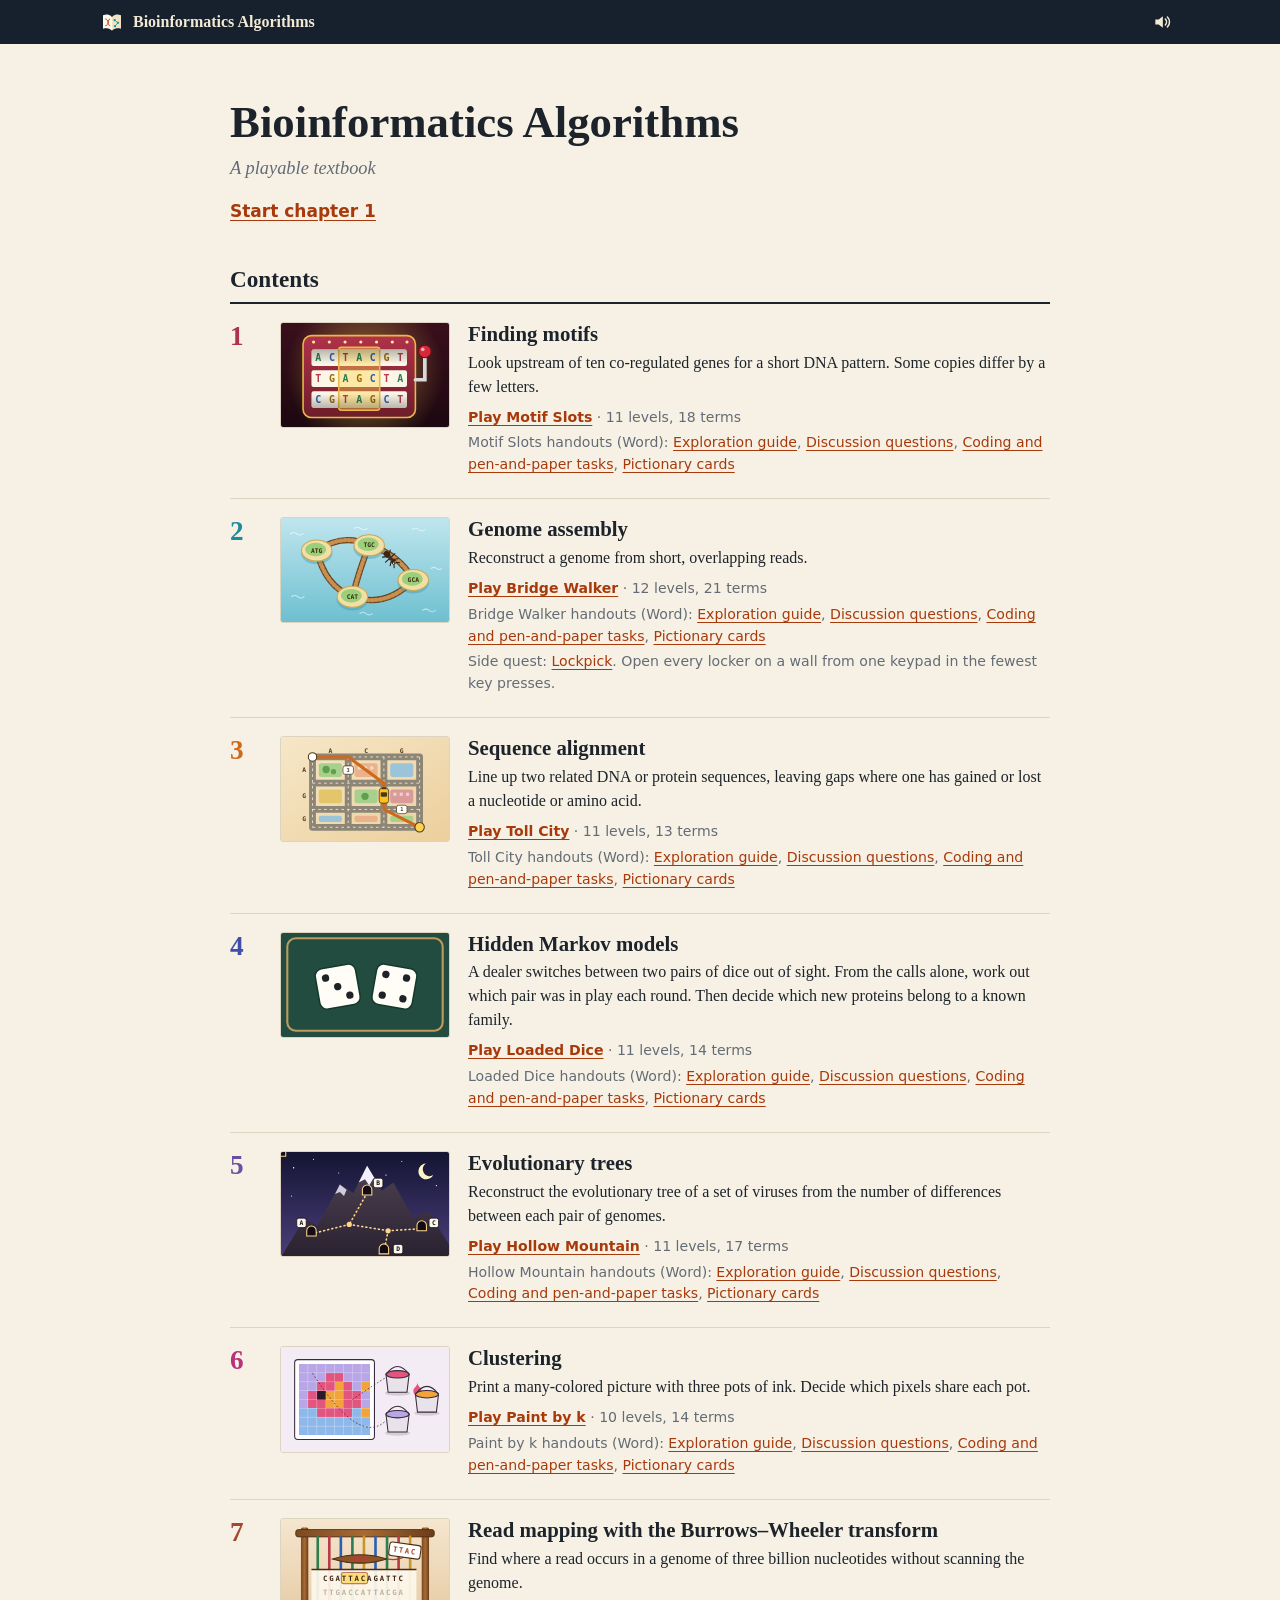
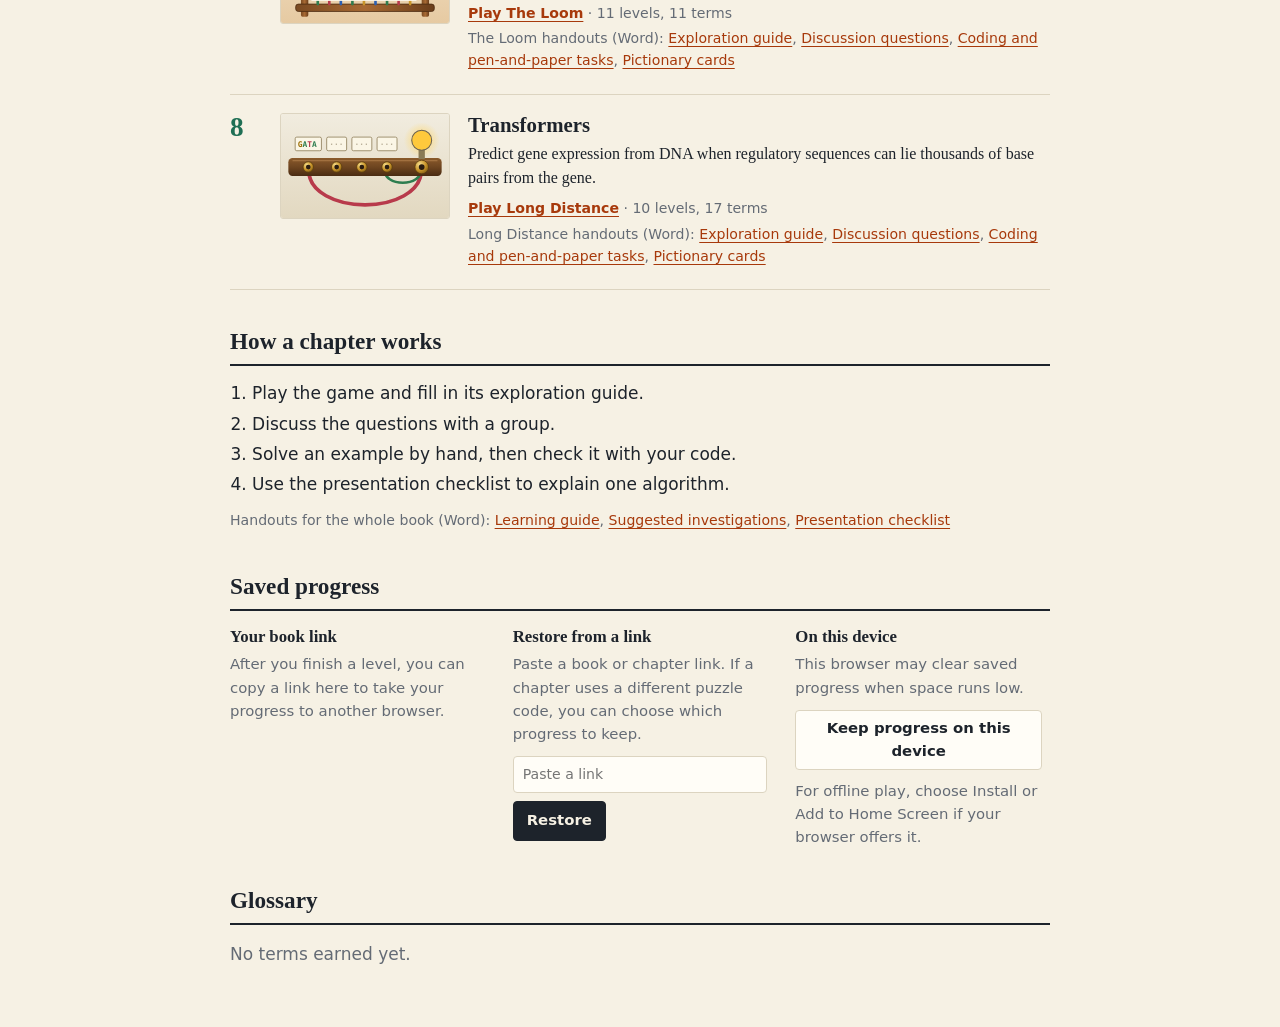
<file: index.html>
<!doctype html>
<html lang="en">
<head>
<meta charset="utf-8">
<meta name="viewport" content="width=device-width,initial-scale=1">
<title>Bioinformatics Algorithms: a playable textbook</title>
<meta name="description" content="Games and handouts for a course in bioinformatics algorithms: motif finding, genome assembly, sequence alignment, hidden Markov models, evolutionary trees, clustering, read mapping and transformers.">
<link rel="icon" href="book/favicon.svg" type="image/svg+xml">
<link rel="stylesheet" href="book/book.css">
<link rel="manifest" href="manifest.webmanifest">
<meta name="theme-color" content="#1d2a3a">
<link rel="apple-touch-icon" href="book/icon-180.png">
<style>
*{box-sizing:border-box}
body{margin:0;background:var(--bk-paper);color:var(--bk-ink);font:17px/1.55 var(--bk-sans)}
a{color:var(--bk-link);text-underline-offset:3px}
.page{max-width:860px;margin:0 auto;padding:0 20px 60px}
h1,h2,h3{font-family:var(--bk-serif);line-height:1.2;margin:0}
.front{padding:52px 0 4px}
.front h1{font-size:clamp(2rem,4.6vw,2.8rem)}
.sub{font:italic 1.15rem/1.4 var(--bk-serif);color:var(--bk-dim);margin:6px 0 0}
.resume{margin:16px 0 0;font-weight:600}
section{padding-top:38px}
.sechead{display:flex;flex-wrap:wrap;align-items:baseline;justify-content:space-between;gap:4px 20px;padding-bottom:8px;border-bottom:2px solid var(--bk-ink)}
.sechead h2{font-size:1.45rem}
.sechead p{margin:0;color:var(--bk-dim);font-size:.9rem}
.meta{margin:0 0 4px;font-size:.88rem;color:var(--bk-dim)}

/* contents */
.toc{list-style:none;margin:0;padding:0}
.chap{--h:var(--bk-link);display:grid;grid-template-columns:2rem 170px 1fr;gap:0 18px;padding:18px 0;border-bottom:1px solid var(--bk-line);scroll-margin-top:60px}
.chap .num{font:700 1.7rem/1.1 var(--bk-serif);color:var(--h)}
@media (prefers-color-scheme:dark){.chap .num{color:color-mix(in srgb,var(--h) 55%,#fff)}}
.chap .art img{display:block;width:100%;aspect-ratio:16/10;object-fit:cover;border:1px solid var(--bk-line);border-radius:3px}
.chap h3{font-size:1.3rem}
.chap h3 a{color:inherit;text-decoration:none}
.chap h3 a:hover{text-decoration:underline}
.hook{font:1rem/1.5 var(--bk-serif);margin:4px 0 8px}
.play{font-weight:600}
@media (max-width:620px){.chap{grid-template-columns:1.6rem 1fr}.chap .art{grid-column:2;max-width:240px;margin-bottom:10px}.chap .text{grid-column:2}}

/* how a chapter works */
.steps{margin:14px 0 12px;padding-left:1.3em;max-width:40em}
.steps li{margin-bottom:4px}

/* keep your place */
.keep{display:grid;grid-template-columns:repeat(auto-fit,minmax(230px,1fr));gap:22px 28px;margin-top:16px;font-size:.93rem}
.keep h3{font-size:1.05rem;margin-bottom:6px}
.keep p{margin:0 0 10px;color:var(--bk-dim)}
.krow{display:flex;flex-wrap:wrap;gap:8px}
.krow[hidden]{display:none}
.krow input,.gtools input{flex:1 1 12em;min-width:0;font:inherit;font-size:.88rem;padding:7px 9px;border:1px solid var(--bk-line);border-radius:4px;background:var(--bk-card);color:var(--bk-ink)}
.krow button{font:inherit;font-weight:600;padding:7px 13px;border-radius:4px;cursor:pointer;border:1px solid var(--bk-ink);background:var(--bk-ink);color:var(--bk-paper)}
.knote{margin:10px 0 0!important;color:var(--bk-ink)!important}
.knote:empty{display:none}
.keep .bk-app{margin-top:0;padding-top:0;border-top:0;font-size:inherit}
.restoring{margin:14px 0 0;padding:10px 14px;border:1px solid #2e7d4f;border-radius:4px}
.restoring[hidden]{display:none}

/* glossary */
.gtools{display:flex;flex-wrap:wrap;gap:12px;align-items:center;margin:16px 0}
.gtools input{flex:0 1 320px}
.gcount{color:var(--bk-dim);font-size:.9rem}
.ggroup{margin:0 0 22px}
.ggroup h3{font-size:1.05rem;margin-bottom:2px}
.gl{columns:2 300px;column-gap:32px;margin:0}
.gl div{break-inside:avoid;padding:8px 0;border-bottom:1px solid var(--bk-line)}
.gl dt{font:700 1rem/1.3 var(--bk-serif)}
.gl dd{margin:2px 0 0;font-size:.9rem;color:var(--bk-dim)}
.empty{margin:16px 0 0;color:var(--bk-dim)}
@media print{#keep{display:none}}
</style>
</head>
<body data-page="home">
<main class="page">
<div class="front">
  <h1>Bioinformatics Algorithms</h1>
  <p class="sub">A playable textbook</p>
  <p class="resume"><a id="resume" href="motif-slots/">Start chapter 1</a></p>
</div>

<section id="contents" aria-labelledby="tocT">
  <div class="sechead"><h2 id="tocT">Contents</h2><p id="overall"></p></div>
  <ol class="toc" id="toc"></ol>
  <noscript><p>The contents list needs JavaScript. The games are at motif-slots/, bridge-walker/, toll-city/, cho-han-night/, hollow-mountain/, paint-by-k/, the-loom/ and long-distance/.</p></noscript>
</section>

<section aria-labelledby="howT">
  <div class="sechead"><h2 id="howT">How a chapter works</h2></div>
  <ol class="steps">
    <li>Play the game and fill in its exploration guide.</li>
    <li>Discuss the questions with a group.</li>
    <li>Solve an example by hand, then check it with your code.</li>
    <li>Use the presentation checklist to explain one algorithm.</li>
  </ol>
  <p class="meta" id="shelf"></p>
</section>

<section id="keep" aria-labelledby="keepT">
  <div class="sechead"><h2 id="keepT">Saved progress</h2></div>
  <p class="restoring" id="restoring" role="status" hidden></p>
  <div class="keep">
    <div><h3>Your book link</h3><p id="bookText"></p>
      <div class="krow" id="bookRow"><input id="bookLink" readonly aria-label="Your book link"><button type="button" id="copyBook">Copy</button></div>
      <p class="knote" id="bookNote" role="status"></p></div>
    <div><h3>Restore from a link</h3><p>Paste a book or chapter link. If a chapter uses a different puzzle code, you can choose which progress to keep.</p>
      <div class="krow"><input id="pasteLink" aria-label="A book link or a progress link" placeholder="Paste a link" autocomplete="off" spellcheck="false"><button type="button" id="usePaste">Restore</button></div>
      <p class="knote" id="pasteNote" role="status"></p></div>
    <div><h3>On this device</h3><div data-bk-app></div></div>
  </div>
</section>

<section id="glossary" aria-labelledby="glT">
  <div class="sechead"><h2 id="glT">Glossary</h2></div>
  <div id="gloss"></div>
</section>
</main>

<script src="book/chapters.js"></script>
<script src="book/book.js"></script>
<script>
(function(){
const B=window.BOOK,$=s=>document.querySelector(s);
const esc=s=>String(s).replace(/[&<>"]/g,c=>({'&':'&amp;','<':'&lt;','>':'&gt;','"':'&quot;'}[c]));
const read=(k,d)=>{try{const v=localStorage.getItem(k);return v==null?d:JSON.parse(v);}catch(e){return d;}};
const doc=(href,label)=>'<a href="'+href+'">'+label+'</a>';

// what this browser remembers of each game
const state=B.chapters.map(c=>{
  const s=read(c.key,null),terms=read('book:terms:'+c.dir,[]);
  const got=s&&Array.isArray(s.badges)?Math.min(s.badges.length,c.terms):0;
  // levels are open in any order, so the reader's place is how many they have finished (older saves only say how far they had reached)
  const fin=!s?0:Math.min(c.levels,Array.isArray(s.done)?s.done.length:Math.max(0,(s.unlocked||1)-1));
  return {c,started:!!s,got,fin,done:fin===c.levels&&got===c.terms,terms,link:s&&typeof s.link==='string'&&(got||fin)?s.link:''};
});

$('#shelf').innerHTML='Handouts for the whole book (Word): '+[doc('materials/learning-guide.docx','Learning guide'),doc('materials/suggested-investigations.docx','Suggested investigations'),doc('materials/presentation-checklist.docx','Presentation checklist')].join(', ');

$('#toc').innerHTML=state.map(st=>{const c=st.c;
  const where=st.done?'All '+c.terms+' terms earned':st.started?st.fin+' of '+c.levels+' levels finished, '+st.got+' of '+c.terms+' terms earned':c.levels+' levels, '+c.terms+' terms';
  return '<li class="chap" id="'+c.slug+'" style="--h:'+c.hue+'"><span class="num">'+c.n+'</span>'+
    '<a class="art" href="'+c.dir+'/" tabindex="-1" aria-hidden="true"><img src="book/art/'+c.dir+'.svg" alt="" loading="lazy"></a>'+
    '<div class="text"><h3><a href="'+c.dir+'/">'+esc(c.topic)+'</a></h3><p class="hook">'+esc(c.hook)+'</p>'+
    '<p class="meta"><a class="play" href="'+c.dir+'/">'+(st.done?'Replay ':st.started?'Continue ':'Play ')+esc(c.game)+'</a> · '+where+'</p>'+
    (c.docs===false?'':'<p class="meta">'+esc(c.game)+' handouts (Word): '+B.resources.map(r=>doc('materials/'+c.slug+'-'+r[0]+'.docx',r[1])).join(', ')+'</p>')+
    (B.readings?'<p class="meta">'+doc(c.dir+'/#suggested-reading','Suggested reading and problems')+'</p>':'')+
    (c.side?'<p class="meta">Side quest: <a href="'+c.side.dir+'/">'+esc(c.side.game)+'</a>. '+esc(c.side.hook)+'</p>':'')+
    '</div></li>';}).join('');

// the reader's place in the book
const total=B.chapters.reduce((n,c)=>n+c.terms,0),got=state.reduce((n,s)=>n+s.got,0);
$('#overall').textContent=got?got+' of '+total+' terms earned':'';
const last=read('book:last',null),lastSt=last&&state.find(s=>s.c.dir===last.dir&&s.started&&!s.done);
const lastSide=last&&B.chapters.map(c=>c.side).find(s=>s&&s.dir===last.dir&&read(s.key,null));
const nextUp=lastSt||state.find(s=>s.started&&!s.done)||state.find(s=>!s.started),resume=$('#resume');
if(lastSide){resume.href=lastSide.dir+'/';resume.textContent='Continue '+lastSide.game;}
else if(nextUp){resume.href=nextUp.c.dir+'/';resume.textContent=nextUp.started?'Continue '+nextUp.c.game:'Start chapter '+nextUp.c.n;}
else{resume.href='#glossary';resume.textContent='Review your glossary';}
window.addEventListener('pageshow',e=>{if(e.persisted)location.reload();});

// one link for the whole book: each game's save records its own progress link, and the book link strings them together
// as #book=1/<game folder>:<that game's link>/... Opening it hands each part to its game, which checks and adds it.
const mark=(key,body)=>{const s=key+'|'+body;let h=2166136261>>>0;for(let i=0;i<s.length;i++){h^=s.charCodeAt(i);h=Math.imul(h,16777619);}return (h>>>0).toString(36);};
function sound(c,enc){
  const m=/^1\.([0-9a-z]+)\.([01]+)\.([0-9a-z]+)\.(.+)$/.exec(enc||'');
  if(!m||m[1].length>c.terms||m[2].length>c.levels||[...m[1]].some(l=>parseInt(l,36)>c.levels))return false;
  let seed;try{seed=decodeURIComponent(m[4]);}catch(e){return false;}
  return mark(c.key,'1.'+m[1]+'.'+m[2]+'.'+seed)===m[3];
}
const count=(n,one)=>n+' '+one+(n===1?'':'s');
const parts=state.filter(s=>s.link).map(s=>s.c.dir+':'+s.link);
if(parts.length){$('#bookLink').value=location.origin+location.pathname+'#book=1/'+parts.join('/');
  $('#bookText').textContent='Copy this link to take your finished levels and earned terms to another browser. Copy it again after you make more progress.';}
else{$('#bookRow').hidden=true;$('#bookText').textContent='After you finish a level, you can copy a link here to take your progress to another browser.';}
$('#bookLink').onclick=()=>$('#bookLink').select();
$('#copyBook').onclick=()=>{const b=$('#bookLink'),ok=()=>{$('#bookNote').textContent='Copied.';},
  byHand=()=>{b.select();let done=false;try{done=document.execCommand('copy');}catch(e){}if(done)ok();else $('#bookNote').textContent='Could not copy. The link is selected, so copy it by hand.';};
  if(navigator.clipboard&&navigator.clipboard.writeText)navigator.clipboard.writeText(b.value).then(ok,byHand);else byHand();};
function restoreBook(text,say){
  const restore=$('#usePaste');
  if(restore.disabled)return;
  const want=[];let bad=0;
  text.split('/').filter(Boolean).forEach(p=>{const i=p.indexOf(':'),c=B.chapters.find(c=>c.dir===p.slice(0,i)),enc=p.slice(i+1);if(c&&sound(c,enc))want.push({c,enc});else bad++;});
  if(!want.length){say('That link is incomplete or was altered, so nothing was restored. Copy the whole link and try again.');return;}
  restore.disabled=true;
  let i=0,terms=0,levels=0,restored=0;
  const messages=[];
  (function next(){
    if(i>=want.length){
      if(terms||levels)messages.unshift('Restored '+[terms&&count(terms,'term'),levels&&count(levels,'finished level')].filter(Boolean).join(' and ')+'.');
      else if(restored)messages.unshift('Your saved progress already includes these levels and terms.');
      if(bad)messages.push('Skipped '+count(bad,'damaged chapter link')+'.');
      try{sessionStorage.setItem('book:restored',messages.join(' '));}catch(e){restore.disabled=false;say(messages.join(' '));return;}
      history.replaceState(null,'',location.pathname+location.search+'#keep');location.reload();return;
    }
    const {c,enc}=want[i++],f=document.createElement('iframe'),before=read(c.key,{});
    const seed=decodeURIComponent(enc.split('.').slice(4).join('.'));
    let over=false;
    say('Restoring '+c.game+'…');
    const finish=loaded=>{
      if(over)return;
      over=true;clearTimeout(timer);
      const saved=read(c.key,null);
      if(!loaded||!saved)messages.push('Could not restore '+c.game+'. Try opening the link again.');
      else if(saved.seed!==seed)messages.push('Kept your current puzzle in '+c.game+'.');
      else{
        restored++;
        const same=before?.seed===seed;
        for(const term of saved.badges)if(!same||!before.badges?.includes(term))terms++;
        for(const level of saved.done)if(!same||!before.done?.includes(level))levels++;
        if(!same&&(before?.badges?.length||before?.done?.length))messages.push('Switched '+c.game+' to the puzzle in your link.');
      }
      f.remove();next();
    };
    const timer=setTimeout(()=>finish(false),12000);
    f.setAttribute('aria-hidden','true');f.tabIndex=-1;f.style.cssText='position:fixed;left:-9999px;top:0;width:900px;height:700px;border:0;visibility:hidden';
    f.onload=()=>finish(!!f.contentDocument?.querySelector('#saveLink')?.value);f.src=c.dir+'/#save='+enc;document.body.appendChild(f);
  })();
}
const banner=text=>{const r=$('#restoring');r.textContent=text;r.hidden=false;};
// a pasted link is only ever read for its progress: the page never goes to the address in it
$('#usePaste').onclick=()=>{const v=$('#pasteLink').value.trim(),say=text=>{$('#pasteNote').textContent=text;};
  const bk=/#book=1\/(.+)$/.exec(v),one=/\/([a-z-]+)\/(?:index\.html)?(?:\?[^#]*)?#save=(.+)$/.exec(v);
  if(bk)restoreBook(bk[1],say);else if(one)restoreBook(one[1]+':'+one[2],say);
  else say(v?'That does not look like a link from this book. Paste the whole link, from https to the end.':'Paste a link first.');};
$('#pasteLink').addEventListener('keydown',e=>{if(e.key==='Enter')$('#usePaste').click();});
try{const told=sessionStorage.getItem('book:restored');if(told){sessionStorage.removeItem('book:restored');banner(told);}}catch(e){}
const opened=/^#book=1\/(.+)$/.exec(location.hash);
if(opened)restoreBook(opened[1],banner);
window.addEventListener('hashchange',()=>{const m=/^#book=1\/(.+)$/.exec(location.hash);if(m)restoreBook(m[1],banner);});

// the glossary
function gloss(q){
  q=(q||'').trim().toLowerCase();let n=0;
  const html=state.map(st=>{const t=st.terms.filter(x=>!q||(x.name+' '+x.def).toLowerCase().includes(q));n+=t.length;
    return t.length?'<div class="ggroup" style="--h:'+st.c.hue+'"><h3>Chapter '+st.c.n+' · '+esc(st.c.topic)+'</h3><dl class="gl">'+
      t.map(x=>'<div><dt>'+esc(x.name)+'</dt><dd>'+esc(x.def)+'</dd></div>').join('')+'</dl></div>':'';}).join('');
  $('#glist').innerHTML=html||'<p class="empty">No term matches that search.</p>';
  $('#gn').textContent=n+(n===1?' term':' terms');
}
const have=state.some(s=>s.terms.length);
$('#gloss').innerHTML=have?'<div class="gtools"><input id="gq" type="search" placeholder="Search your terms" aria-label="Search your terms"><span class="gcount" id="gn"></span></div><div id="glist"></div>'
  :'<p class="empty">No terms earned yet.</p>';
if(have){gloss('');$('#gq').addEventListener('input',e=>gloss(e.target.value));}

})();
</script>
</body>
</html>
</file>
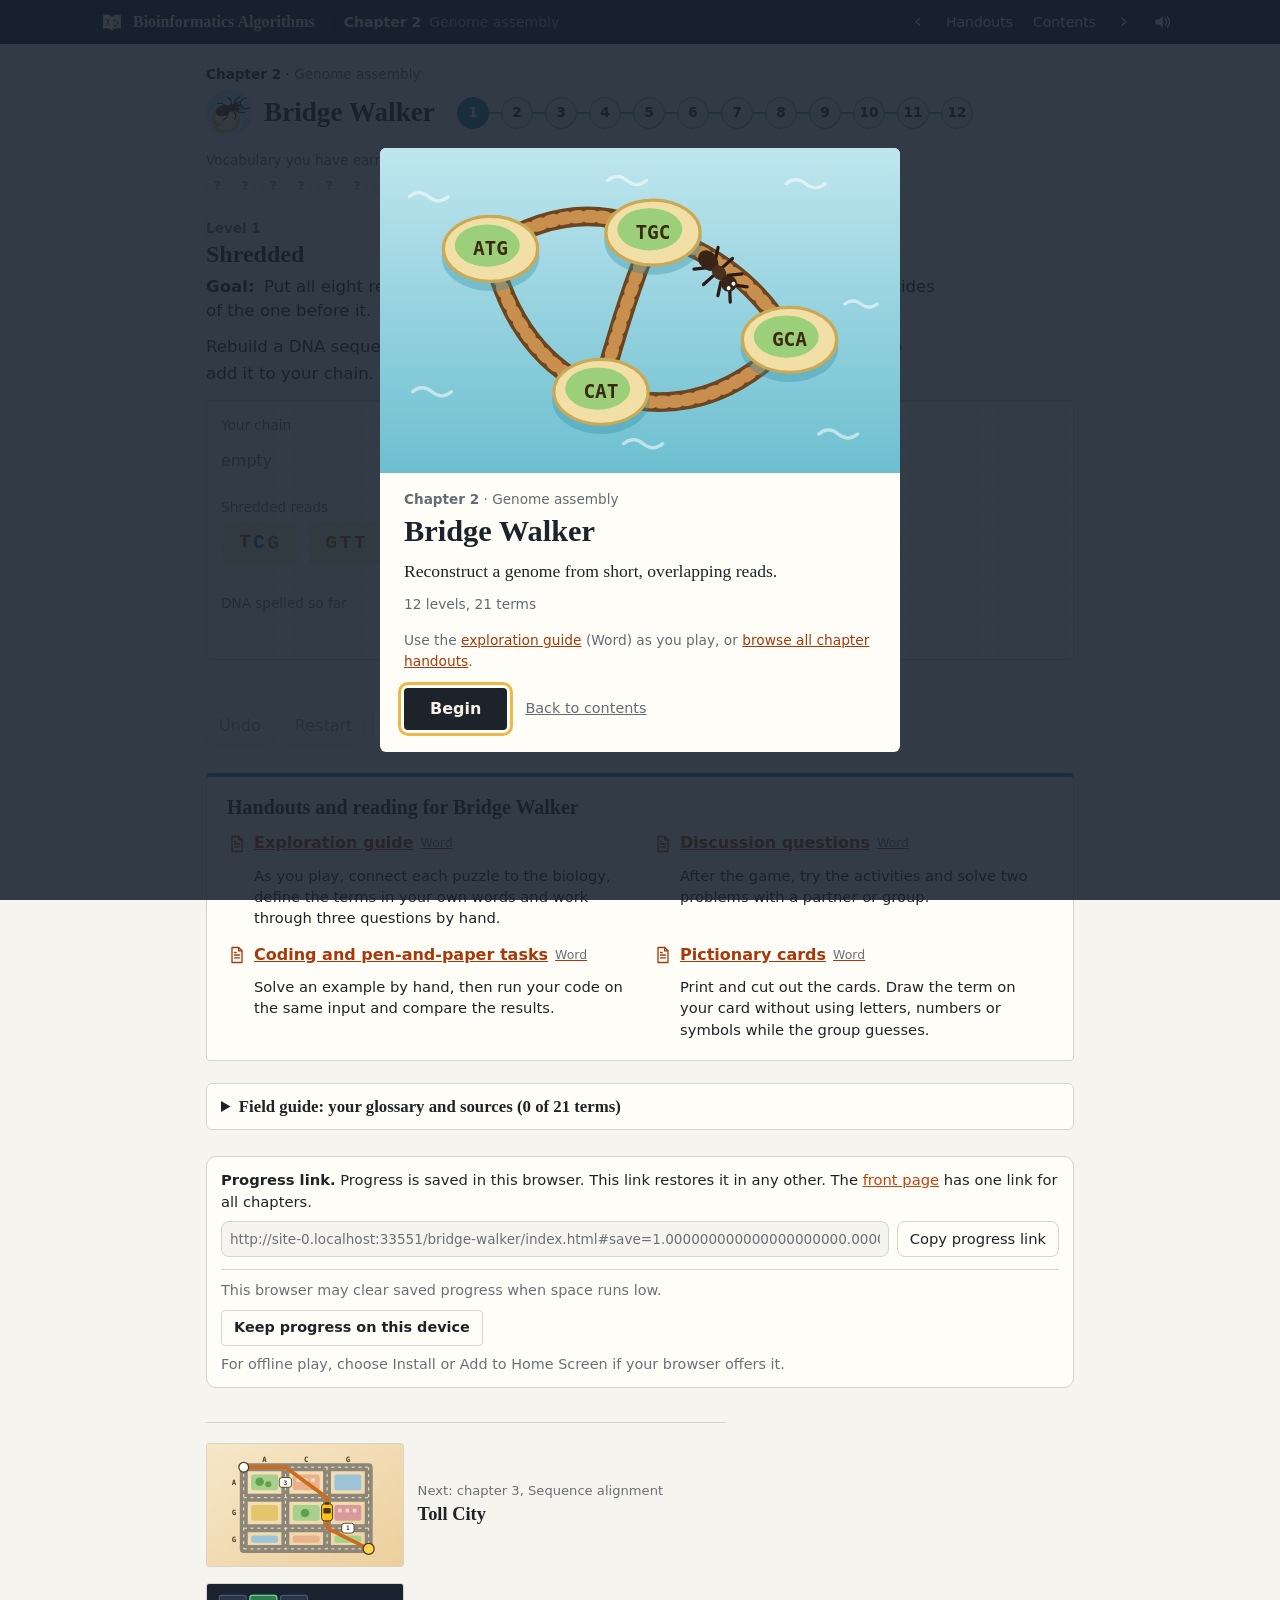
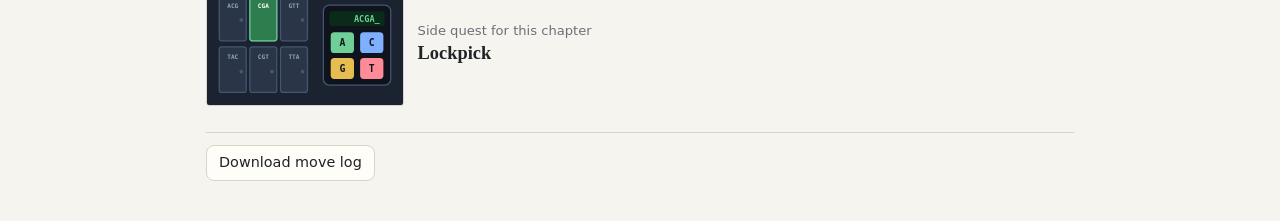
<file: bridge-walker/index.html>
<!doctype html>
<html lang="en">
<head>
<meta charset="utf-8">
<meta name="viewport" content="width=device-width,initial-scale=1">
<title>Bridge Walker</title>
<style>
:root{
  --bg:#f6f4ee; --panel:#fffdf8; --ink:#1f2328; --muted:#6b7078; --line:#d9d4c7;
  --accent:#c2410c; --accent-ink:#ffffff; --good:#2e7d4f; --warn:#b4541a;
  --A:#2e7d4f; --C:#2b5fb3; --G:#9a6b00; --T:#b83a4b; --chip:#e3f0f3;
  --pre:#b45309; --suf:#1d4ed8;
  /* the map is an illustration: one palette in both themes */
  --m-water:#bfe3ec; --m-ink:#1f2328; --m-accent:#e8590c; --m-gold:#f2a900;
  --m-plank:#7a4b22; --m-plank2:#d2a366; --m-gone:#6fa3b6; --m-shore:#c9a55a; --m-new:#1d6b55;
}
@media (prefers-color-scheme:dark){
  :root{
    --bg:#15181c; --panel:#1d2126; --ink:#e8e6e1; --muted:#9aa0a8; --line:#343a42;
    --accent:#ff9b5e; --accent-ink:#2b1200; --good:#6fcf97; --warn:#f0a36b;
    --A:#6fcf97; --C:#7fb0ff; --G:#e6bd4f; --T:#ff8a98; --chip:#1d3a44;
    --pre:#ffb26b; --suf:#8fb4ff;
  }
}
*{box-sizing:border-box}
body{margin:0;background:var(--bg);color:var(--ink);font:16px/1.5 system-ui,-apple-system,"Segoe UI",sans-serif}
.wrap{max-width:900px;margin:0 auto;padding:20px 16px 40px}
header{display:flex;flex-wrap:wrap;align-items:center;gap:12px 20px;margin-bottom:8px}
h1{font-size:1.35rem;margin:0;display:flex;align-items:center;gap:8px}
h1 svg{width:40px;height:40px}
h2{font-size:1.1rem;margin:18px 0 4px}
p{margin:4px 0 12px}
.mono,.asm,.card,.cand,.adj,svg text{font-family:ui-monospace,SFMono-Regular,Menlo,Consolas,monospace}
button{font:inherit;color:var(--ink);background:var(--panel);border:1px solid var(--line);border-radius:8px;padding:6px 12px;cursor:pointer}
button:hover:not(:disabled){border-color:var(--accent)}
button:disabled{opacity:.45;cursor:default}
button.primary{background:var(--accent);color:var(--accent-ink);border-color:var(--accent);font-weight:600}
button.advance{display:block;width:fit-content;max-width:100%;min-height:44px;margin-top:14px;padding:10px 18px;text-align:left}
a{color:var(--accent)}
.pips{display:flex;flex-wrap:wrap;gap:6px}
.pips button{width:32px;height:32px;padding:0;border-radius:50%}
.pips button.on{background:var(--ink);color:var(--bg);border-color:var(--ink)}

/* vocabulary */
.vocabhead{font-size:.75rem;text-transform:uppercase;letter-spacing:.08em;color:var(--muted);margin-top:8px}
.badges{display:flex;flex-wrap:wrap;gap:6px;margin:4px 0;position:relative}
.badge{font-size:.8rem;border:1px dashed var(--line);color:var(--muted);border-radius:999px;padding:2px 10px}
.badge.got{border:1px solid var(--good);color:var(--good);font-weight:600}
.term{cursor:help}
span.term:not(.badge){border-bottom:1px dotted currentColor;font-weight:600}
.tip{display:none;position:absolute;left:0;top:calc(100% + 6px);z-index:20;width:min(360px,84vw);padding:9px 11px;border-radius:8px;
  background:var(--ink);color:var(--bg);font:400 .82rem/1.45 system-ui,sans-serif;letter-spacing:0;text-transform:none;text-align:left;box-shadow:0 4px 14px rgba(0,0,0,.25)}
.tip b{display:block;margin-bottom:2px;color:inherit}
.term:hover>.tip,.term:focus>.tip{display:block}

.rule{display:inline-flex;align-items:center;gap:8px;font-size:.9rem;font-weight:600;padding:3px 12px;border-radius:999px;background:var(--chip);margin-bottom:8px}
.stage{border:1px solid var(--line);border-radius:12px;overflow:hidden;background:var(--panel)}
svg#map{width:100%;height:auto;display:block;touch-action:manipulation}
.mapscroll{overflow-x:auto}
/* maps with many reads keep readable labels on a phone and scroll sideways instead */
@media (max-width:600px){svg#map.dense{min-width:720px}}
svg#map.building{cursor:crosshair}
svg#map.building .pl-base,svg#map.building .pl-top,svg#map.building .mread{pointer-events:none}
.stagemsg{padding:6px 14px 8px;font-weight:600;font-size:.95rem;border-top:1px solid var(--line)}
.stagemsg.warn{color:var(--warn)} .stagemsg.good{color:var(--good)}
.asmrow{padding:10px 14px 12px}
.sub{font-size:.75rem;text-transform:uppercase;letter-spacing:.08em;color:var(--muted);margin-bottom:2px}
.asm{font-size:1.2rem;font-weight:700;letter-spacing:.14em;word-break:break-all;min-height:1.6em}
.asm .dim{opacity:.28}
.pairwork{--tape-font:clamp(.75rem,3.3vw,1.1rem);padding:12px 14px;border-top:1px solid var(--line)}
.pairwork select{font:inherit;color:var(--ink);background:var(--panel);border:1px solid var(--line);border-radius:6px;padding:6px;max-width:100%}
.pairscroll{overflow-x:auto;margin-top:12px}
.tape{width:max-content;min-width:100%;margin-bottom:14px}
.tapeletters,.pairstencil{display:flex;font:700 var(--tape-font)/1.8 ui-monospace,SFMono-Regular,Menlo,monospace;letter-spacing:0}
.tapeletters span,.pairstencil span{display:inline-block;width:1.2em;text-align:center;flex:none}
.pairstencil{margin-left:calc(var(--offset)*1.2em);width:max-content;border-bottom:2px solid var(--ink)}
.pairstencil .gap{color:var(--muted);font-weight:400}
.tape input{display:block;width:calc(var(--letters,18) * 1.2 * var(--tape-font));margin:6px 0 10px;accent-color:var(--accent)}
.pairstencil span.ok{background:#d9f2e1;color:#14532d}
.pairstencil span.bad{background:#ffd9d6;color:#8a1010}
.tape .verdict{font-weight:600;margin:6px 0 0}
.tape .verdict.ok{color:var(--good)} .tape .verdict.bad{color:var(--warn)}
.loop1{background:#d7eaff;color:#174879;border-bottom:3px solid #2168a6}
.loop2{background:#f3def8;color:#67297b;border-bottom:3px dashed #923eaa}
.loopedge1 .pl-base,.loopedge1 .pl-gold,.loopedge1 .pl-gone{stroke:#2168a6}
.loopedge2 .pl-base,.loopedge2 .pl-gold,.loopedge2 .pl-gone{stroke:#923eaa}
.loopedge2 .pl-base{stroke-dasharray:8 3}
.pairlabel{font-size:16px;font-weight:700;text-anchor:middle;fill:#1f2328;paint-order:stroke;stroke:#bfe3ec;stroke-width:3px}
.pairwork p{font-size:.94rem}
.bA{color:var(--A)} .bC{color:var(--C)} .bG{color:var(--G)} .bT{color:var(--T)}
.status{min-height:1.6em;margin:10px 2px 0;font-weight:500}
.status.warn{color:var(--warn)} .status.good{color:var(--good)}
.controls{display:flex;flex-wrap:wrap;gap:8px;align-items:center;margin-top:12px}
#skip:not([hidden]) + .controls{margin-top:20px;padding-top:14px;border-top:1px solid var(--line)}
.controls label{font-size:.92rem;display:flex;gap:6px;align-items:center;padding:4px 8px;border-radius:8px}
.nudge{outline:2px solid var(--m-gold);animation:pulse 1.2s ease-in-out infinite}
@keyframes pulse{50%{outline-color:transparent}}

/* shredded paper */
#cardView{padding:14px 14px 4px}
.cards{display:flex;flex-wrap:wrap;gap:10px;min-height:48px;margin-bottom:12px;align-items:center}
.card{font-size:1.2rem;font-weight:700;letter-spacing:.14em;padding:7px 16px 7px 18px;border:0;border-radius:0;background:#f3e9cf;color:#2a2416;
  clip-path:polygon(5% 0,100% 0,95% 20%,100% 42%,96% 63%,100% 82%,96% 100%,0 100%,4% 78%,0 58%,5% 38%,1% 18%)}
.card:nth-child(3n){transform:rotate(-2.5deg)} .card:nth-child(3n+1){transform:rotate(1.8deg)}
.card.used{visibility:hidden}
.chain .card{transform:none;cursor:default;margin-right:-4px}
.chain .card:last-child{cursor:pointer;background:#ffe2a8}
.card .bA{color:#2e7d4f} .card .bC{color:#2b5fb3} .card .bG{color:#9a6b00} .card .bT{color:#b83a4b}
button.card:hover:not(.used){background:#ffe9bd}
.card.sel,button.card.sel:hover{background:#ffc56e}
.card.still{transform:none;display:inline-block}
.card.pre{background:#ffd3a3;transform:translateY(-7px)}
.card.suf{background:#c9dcff;transform:translateY(7px)}
.card u{text-decoration-thickness:3px;text-underline-offset:4px;text-decoration-color:#2a2416}
.cand{font-weight:700;letter-spacing:.1em;padding:3px 11px;border-radius:999px}
.cand.on{background:var(--ink);color:var(--bg);border-color:var(--ink)}
.tally{margin:0 0 10px;font-size:.95rem;min-height:1.5em}
.tally .pre{color:var(--pre);font-weight:600} .tally .suf{color:var(--suf);font-weight:600}
.adj{font-size:1.02rem;display:grid;grid-template-columns:repeat(auto-fill,minmax(170px,1fr));gap:6px 18px;padding-top:2px}
.adjrow{display:flex;align-items:center;gap:6px;flex-wrap:wrap}
.adjn{font-family:inherit;font-weight:700;padding:0 10px;border-radius:999px}
.adjn.on{background:var(--ink);color:var(--bg);border-color:var(--ink)}
.adjnew{font-family:inherit;font-weight:700;color:var(--good);border:1px dashed var(--good);border-radius:6px;padding:0 6px}

/* artwork */
.a-shallow{fill:#dcf3f4;opacity:.9}
.a-sand{fill:var(--sandc,#f1d98f);stroke:#c9a55a;stroke-width:1.2}
.a-sand2{fill:var(--sandc2,#fbeec2)}
.a-grass{stroke:#5f9a4a;stroke-width:1.7;fill:none;stroke-linecap:round}
.a-dot{fill:#c9a55a}
.a-deep{fill:#86b9ca;opacity:.8}
.a-rip{fill:none;stroke:#e9f8fa;stroke-width:1.3;stroke-dasharray:6 7;opacity:.85}
.ant-legs{stroke:#2a120b;stroke-width:1.5;fill:none;stroke-linecap:round;stroke-linejoin:round}
.ant-body{fill:#6a2a16;stroke:#2a120b;stroke-width:.9}
.ant-shine{stroke:#c9794d;stroke-width:1.4;fill:none;stroke-linecap:round}
.ant-eye{fill:#fff}
#ant{pointer-events:none}
#ant.walking .legsA{animation:stepA .15s linear infinite alternate}
#ant.walking .legsB{animation:stepB .15s linear infinite alternate}
@keyframes stepA{from{transform:rotate(-10deg)}to{transform:rotate(10deg)}}
@keyframes stepB{from{transform:rotate(10deg)}to{transform:rotate(-10deg)}}
.t-wall{fill:#f7efe0;stroke:#8a6a4a;stroke-width:.8} .t-roof{fill:#b5553a;stroke:#7d3523;stroke-width:.8}
.wv{fill:none;stroke:#e6f6f8;stroke-width:1.6;stroke-linecap:round}
.wv2{fill:none;stroke:#a5d3df;stroke-width:1.4;stroke-linecap:round}
#scene.fadein{animation:fadein .9s ease-out}
@keyframes fadein{from{opacity:0}to{opacity:1}}

/* bridges */
.pl-base{fill:none;stroke:var(--m-plank);stroke-width:7;stroke-linecap:butt}
.pl-top{fill:none;stroke:var(--m-plank2);stroke-width:4.4;stroke-dasharray:3.2 2.2}
.pl-glow{fill:none;stroke:var(--m-accent);stroke-width:13;stroke-linecap:round;opacity:.5}
.pl-gone{fill:none;stroke:var(--m-gone);stroke-width:2.6;stroke-dasharray:2 8;stroke-linecap:round}
.pl-gold{fill:none;stroke:var(--m-gold);stroke-width:6;stroke-linecap:round}
.newb .pl-base{stroke:var(--m-new)} .newb .pl-top{stroke:#c9f0d4}
.kb .pl-base{stroke-width:15} .kb .pl-top{stroke-width:11;stroke-dasharray:4 2.6} .kb .pl-glow{stroke-width:23}
.hit{fill:none;stroke:transparent;stroke-width:24;cursor:pointer}
.ah-p{fill:var(--m-plank)} .ah-a{fill:var(--m-accent)} .ah-g{fill:var(--m-gold)} .ah-n{fill:var(--m-new)}
.num{font-size:11px;font-weight:700;fill:var(--m-ink);text-anchor:middle;dominant-baseline:central;paint-order:stroke;stroke:var(--m-water);stroke-width:4px;pointer-events:none}

/* islands */
.node{cursor:pointer}
.node .isl{fill:transparent;stroke:none}
.node .lab{font-size:13px;font-weight:700;text-anchor:middle;dominant-baseline:central;fill:#2a2416;pointer-events:none}
.node .cnt{font-size:10.5px;font-weight:700;text-anchor:middle;fill:var(--m-ink);paint-order:stroke;stroke:var(--m-water);stroke-width:3.5px;pointer-events:none}
.node.target .isl{stroke:var(--m-accent);stroke-width:3.5}
.node.head .isl{stroke:var(--m-ink);stroke-width:2.2;stroke-dasharray:4 4}
.node.sunk .lab{fill:#3f7386}
.node.goldn{--sandc:#ffc933;--sandc2:#ffe389}
.node.anchor .isl{stroke:var(--m-gold);stroke-width:6;animation:glow 1.1s ease-in-out infinite}
@keyframes glow{50%{stroke-opacity:.15}}
.ripple{fill:none;stroke:#eefafc;stroke-width:2;transform-box:fill-box;transform-origin:center;animation:rip .9s ease-out forwards;pointer-events:none}
@keyframes rip{from{transform:scale(.8);opacity:1}to{transform:scale(2);opacity:0}}
.node:focus-visible{outline:none}
.node:focus-visible .isl{stroke:var(--m-ink);stroke-width:3}
.land .isl{fill:#f1d98f;stroke:var(--m-shore);stroke-width:3;stroke-dasharray:none}
.land.head .isl{stroke:var(--m-ink);stroke-dasharray:none;stroke-width:3}
.land .lab{font-size:15px;font-family:system-ui,sans-serif}
.land .cnt{stroke:#f1d98f;fill:#a8320a;font-size:12px}
.paper{fill:#f3e9cf;stroke:#cdbf9a;stroke-width:1}
.mlabel{font-size:12px;font-weight:700;text-anchor:middle;dominant-baseline:central;fill:#2a2416;pointer-events:none}
.mread{font-size:12px;font-weight:700;text-anchor:middle;dominant-baseline:central;fill:var(--m-ink);paint-order:stroke;stroke:var(--m-water);stroke-width:4px}

/* reveals, sources, field guide */
.reveal{border:1px solid var(--good);border-radius:12px;padding:14px 16px;margin-top:14px;background:var(--panel)}
.reveal h3{margin:0 0 8px;font-size:1.05rem}
.called{display:flex;gap:14px;align-items:center;margin:10px 0 4px;padding-left:12px;border-left:3px solid var(--good)}
.called p{margin:0;position:relative}
.called b{color:var(--good)}
.src{margin:4px 0 10px 15px;padding:8px 12px;border-radius:8px;background:var(--chip);font-size:.9rem}
.src .tag{display:block;font-size:.7rem;text-transform:uppercase;letter-spacing:.08em;color:var(--muted)}
.src a{font-weight:600}
.wild{margin:12px 0 10px;padding:10px 14px;border-radius:8px;border:1px dashed var(--line)}
.wild p{margin:2px 0 6px}
.picto{flex:none;text-align:center;font-size:.72rem;color:var(--muted);line-height:1.2}
.picto svg{display:block;width:120px;height:44px}
.picto .pl{stroke:var(--muted);stroke-width:2}
.picto .pn{fill:var(--panel);stroke:var(--muted);stroke-width:2}
.picto .hot{stroke:var(--m-gold)} .picto .pn.hot{fill:var(--m-gold)}
.picto .pl.hot{stroke-width:4}
.equiv{flex:none;display:grid;grid-template-columns:auto auto auto;gap:2px 8px;align-items:center;font-size:.85rem}
.equiv svg{width:50px;height:34px;display:block;border-radius:6px;background:var(--m-water)}
.equiv b{color:var(--good)}
.guide{margin-top:22px;border:1px solid var(--line);border-radius:12px;padding:10px 14px;background:var(--panel)}
.guide summary{cursor:pointer;font-weight:600}
.gentry{padding:8px 0;border-top:1px solid var(--line)}
.gentry h4{margin:0;font-size:1rem}
.gentry p{margin:2px 0;font-size:.92rem}
.gmeta{color:var(--muted);font-size:.9rem}
footer{margin-top:26px;padding-top:12px;border-top:1px solid var(--line);display:flex;flex-wrap:wrap;gap:10px;align-items:center;font-size:.9rem;color:var(--muted)}
footer input{font:inherit;width:9em;padding:5px 8px;border:1px solid var(--line);border-radius:8px;background:var(--panel);color:var(--ink)}
[hidden]{display:none!important}
@media print{
  body{background:#fff;color:#000}
  .wrap>*:not(#guide){display:none!important}
  .guide{border:0;padding:0;margin:0}
  .guide summary,#printGuide{display:none}
  .guide a{color:#000}
  .gmeta{color:#333}
}
.pips button.fin{position:relative;border-color:var(--good);box-shadow:inset 0 0 0 1px var(--good)}
.pips button.fin::after{content:'✓';position:absolute;top:-5px;right:-5px;width:14px;height:14px;border-radius:50%;background:var(--good);color:var(--bg);font-size:10px;line-height:14px;font-weight:700;text-align:center}
.linknote{display:flex;flex-wrap:wrap;gap:8px 12px;align-items:center;margin:10px 0 0;padding:8px 12px;border:1px solid var(--good);border-radius:8px;background:var(--panel);font-size:.92rem}
.savebar{margin-top:26px;padding:12px 14px;border:1px solid var(--line);border-radius:10px;background:var(--panel);font-size:.92rem}
.savebar p{margin:0 0 8px}
.savebar .saverow{display:flex;flex-wrap:wrap;gap:8px}
.savebar input{flex:1 1 16em;min-width:0;font:inherit;font-size:.85rem;padding:6px 8px;border:1px solid var(--line);border-radius:8px;background:var(--bg);color:var(--muted)}
.savebar .savenote{margin:8px 0 0;color:var(--muted)}
.savebar .savenote:empty{display:none}
.linknote[hidden]{display:none}
@media print{.savebar,.linknote{display:none}}
/* ambient life in the scenery; never needed to play */
#decor .boat{transform:translate(120px,0)}
@media (prefers-reduced-motion:no-preference){#decor .boat{animation:sail 90s linear infinite}@keyframes sail{from{transform:translate(-40px,0)}to{transform:translate(800px,0)}}#decor .reeds use{transform-box:fill-box;transform-origin:50% 100%}#decor .reeds{animation:sway 4.5s ease-in-out infinite alternate;transform-origin:50% 100%;transform-box:fill-box}@keyframes sway{from{transform:skewX(-1.5deg)}to{transform:skewX(1.5deg)}}.wv{animation:swell 5s ease-in-out infinite alternate}.wv2{animation:swell 3.6s ease-in-out -1.5s infinite alternate}@keyframes swell{from{transform:translate(-5px,1px)}to{transform:translate(6px,-2px)}}}
.goal{margin:4px 0 8px;padding:6px 10px;border-left:4px solid var(--accent);max-width:70ch}
.goal b{margin-right:4px}
.goal:empty{display:none}
</style>
<link rel="icon" href="../book/favicon.svg" type="image/svg+xml">
<link rel="stylesheet" href="../book/book.css">
<link rel="manifest" href="../manifest.webmanifest">
<meta name="theme-color" content="#1d2a3a">
<link rel="apple-touch-icon" href="../book/icon-180.png">
</head>
<body>
<div class="wrap">
  <header>
    <h1><svg viewBox="-30 -30 60 60" aria-hidden="true"><circle r="30" fill="#bfe3ec"/><use href="#a-island" transform="translate(-4,8) scale(.75)"/><use href="#a-ant" transform="translate(2,-6) rotate(-18) scale(.95)"/></svg>Bridge Walker</h1>
    <div class="pips" id="pips" aria-label="Levels"></div>
  </header>
  <p class="linknote" id="linkNote" role="status" hidden><span id="linkNoteText"></span> <button id="copyLinkTop" hidden>Copy progress link</button></p>
  <div class="vocabhead">Vocabulary you have earned <span style="text-transform:none;letter-spacing:0">(hover for the definition)</span></div>
  <div class="badges" id="badges"></div>

  <h2 id="title" tabindex="-1"></h2>
  <p id="goal" class="goal"></p>
  <p id="brief"></p>
  <div class="rule" id="rule"></div>

  <div class="stage">
    <div id="cardView" hidden>
      <div id="chainWrap">
        <div class="sub" id="chainLabel">Your chain</div>
        <div class="cards chain" id="chain"></div>
      </div>
      <div class="sub" id="poolLabel">Shredded reads</div>
      <div class="cards" id="pool"></div>
      <div class="tally" id="tally" hidden></div>
    </div>
    <div class="stagemsg" id="stagemsg" role="status" hidden></div>
    <div class="mapscroll"><svg id="map" viewBox="0 0 760 500" role="group" aria-label="Map">
      <defs>
        <!-- ===== ARTWORK: edit these shapes to restyle the game ===== -->
        <pattern id="pWater" width="140" height="90" patternUnits="userSpaceOnUse">
          <rect width="140" height="90" fill="#bfe3ec"/>
          <path class="wv" d="M10,22 q7,-6 14,0 t14,0"/><path class="wv" d="M84,58 q7,-6 14,0 t14,0"/>
          <path class="wv2" d="M52,78 q6,-5 12,0"/><path class="wv2" d="M108,16 q6,-5 12,0"/><path class="wv2" d="M22,54 q5,-4 10,0"/>
        </pattern>
        <g id="a-island">
          <path class="a-shallow" transform="scale(1.3)" d="M0,-23C10,-24 21,-17 23,-6C25,5 20,18 9,22C-1,25 -15,23 -21,13C-26,3 -23,-12 -14,-19C-10,-22 -5,-23 0,-23Z"/>
          <path class="a-sand" d="M0,-23C10,-24 21,-17 23,-6C25,5 20,18 9,22C-1,25 -15,23 -21,13C-26,3 -23,-12 -14,-19C-10,-22 -5,-23 0,-23Z"/>
          <path class="a-sand2" transform="scale(.8)" d="M0,-23C10,-24 21,-17 23,-6C25,5 20,18 9,22C-1,25 -15,23 -21,13C-26,3 -23,-12 -14,-19C-10,-22 -5,-23 0,-23Z"/>
          <path class="a-grass" d="M-17,9l-2,-5M-15,11l0,-6M-13,12l2,-5M16,-11l-1,-5M18,-9l1,-5"/>
          <circle class="a-dot" cx="15" cy="13" r="1.1"/><circle class="a-dot" cx="11" cy="17" r=".9"/><circle class="a-dot" cx="-12" cy="-16" r="1"/>
        </g>
        <g id="a-sunk">
          <ellipse class="a-rip" rx="28" ry="26"/>
          <path class="a-deep" d="M0,-23C10,-24 21,-17 23,-6C25,5 20,18 9,22C-1,25 -15,23 -21,13C-26,3 -23,-12 -14,-19C-10,-22 -5,-23 0,-23Z"/>
        </g>
        <g id="a-ant">
          <g class="legsA"><path class="ant-legs" d="M-3,-3L-9,-10L-15,-12M2,3L4,11L1,16M5,-3L11,-10L17,-11"/></g>
          <g class="legsB"><path class="ant-legs" d="M-3,3L-9,10L-15,12M2,-3L4,-11L1,-16M5,3L11,10L17,11"/></g>
          <path class="ant-legs" d="M14,-2Q19,-9 25,-7M14,2Q19,9 25,7"/>
          <ellipse class="ant-body" cx="-11" cy="0" rx="9.5" ry="6.8"/>
          <path class="ant-shine" d="M-16,-3Q-11,-6 -6,-3"/>
          <ellipse class="ant-body" cx="1" cy="0" rx="5.6" ry="4.1"/>
          <circle class="ant-body" cx="10.5" cy="0" r="5.2"/>
          <circle class="ant-eye" cx="12.8" cy="-2.7" r="1.3"/><circle class="ant-eye" cx="12.8" cy="2.7" r="1.3"/>
        </g>
        <g id="a-town">
          <rect class="t-wall" x="-22" y="-2" width="10" height="8"/><path class="t-roof" d="M-24,-2L-17,-9L-10,-2Z"/>
          <rect class="t-wall" x="-8" y="-6" width="9" height="12"/><path class="t-roof" d="M-10,-6L-3.5,-20L3,-6Z"/>
          <rect class="t-wall" x="1" y="-1" width="13" height="7"/><path class="t-roof" d="M-1,-1L7.5,-8L16,-1Z"/>
          <rect class="t-wall" x="16" y="-3" width="8" height="9"/><path class="t-roof" d="M14,-3L20,-10L26,-3Z"/>
        </g>
        <marker id="mP" viewBox="0 0 10 10" refX="7" refY="5" markerUnits="userSpaceOnUse" markerWidth="15" markerHeight="15" orient="auto"><path class="ah-p" d="M0,0L10,5L0,10z"/></marker>
        <marker id="mA" viewBox="0 0 10 10" refX="7" refY="5" markerUnits="userSpaceOnUse" markerWidth="17" markerHeight="17" orient="auto"><path class="ah-a" d="M0,0L10,5L0,10z"/></marker>
        <marker id="mG" viewBox="0 0 10 10" refX="7" refY="5" markerUnits="userSpaceOnUse" markerWidth="15" markerHeight="15" orient="auto"><path class="ah-g" d="M0,0L10,5L0,10z"/></marker>
        <marker id="mN" viewBox="0 0 10 10" refX="7" refY="5" markerUnits="userSpaceOnUse" markerWidth="15" markerHeight="15" orient="auto"><path class="ah-n" d="M0,0L10,5L0,10z"/></marker>
      </defs>
      <rect width="760" height="500" fill="url(#pWater)" data-water="1" aria-label="Place a new node in open water" tabindex="-1"/>
      <!-- ===== SCENERY: sits under the islands and never takes a click ===== -->
      <g id="decor" pointer-events="none" aria-hidden="true">
        <defs>
          <radialGradient id="gDeep" cx=".5" cy=".5" r=".75"><stop offset=".55" stop-color="#1f6f86" stop-opacity="0"/><stop offset="1" stop-color="#1f6f86" stop-opacity=".34"/></radialGradient>
          <g id="a-pad"><path d="M0,0L13,-4A14,14 0 1 0 13,4Z" fill="#6fae4e" stroke="#3f7a34" stroke-width="1.2"/><path d="M0,0L-11,-6M0,0L-12,4M0,0L-3,12M0,0L-2,-12" stroke="#3f7a34" stroke-width=".8" opacity=".7"/></g>
          <g id="a-lotus"><path d="M0,-7Q4,-2 0,3Q-4,-2 0,-7ZM-7,-2Q-1,-3 0,3Q-6,3 -7,-2ZM7,-2Q1,-3 0,3Q6,3 7,-2Z" fill="#f6b6c8" stroke="#c9728c" stroke-width=".8"/><circle cy="1" r="1.6" fill="#f2c037"/></g>
          <g id="a-reed"><path d="M0,0Q-3,-22 2,-46" fill="none" stroke="#4d7a3a" stroke-width="2.2" stroke-linecap="round"/><rect x="-1" y="-52" width="5" height="14" rx="2.5" fill="#7a4a22"/></g>
        </defs>
        <rect width="760" height="500" fill="url(#gDeep)"/>
        <use href="#a-pad" transform="translate(40,452) rotate(-20)"/><use href="#a-pad" transform="translate(74,474) rotate(70) scale(.75)"/><use href="#a-lotus" transform="translate(42,448)"/>
        <use href="#a-pad" transform="translate(716,52) rotate(140) scale(.9)"/><use href="#a-pad" transform="translate(690,30) rotate(30) scale(.6)"/><use href="#a-lotus" transform="translate(716,50) scale(.9)"/>
        <use href="#a-pad" transform="translate(30,60) rotate(200) scale(.7)"/>
        <g class="reeds"><use href="#a-reed" transform="translate(14,500)"/><use href="#a-reed" transform="translate(26,500) scale(.8)"/><use href="#a-reed" transform="translate(742,500) scale(-1,1)"/><use href="#a-reed" transform="translate(728,500) scale(-.75,.75)"/><use href="#a-reed" transform="translate(718,500) scale(.6)"/></g>
        <g transform="translate(708,440)" opacity=".5"><circle r="26" fill="none" stroke="#1f5f72" stroke-width="1.2"/><circle r="20" fill="none" stroke="#1f5f72" stroke-width=".6" stroke-dasharray="2 3"/><path d="M0,-30L5,-5L0,0L-5,-5ZM0,30L5,5L0,0L-5,5ZM-30,0L-5,-5L0,0L-5,5ZM30,0L5,-5L0,0L5,5Z" fill="#1f5f72"/><path d="M0,-30L5,-5L0,0Z" fill="#e8590c"/><text y="-33" text-anchor="middle" font-size="9" font-weight="700" fill="#1f5f72" font-family="system-ui,sans-serif">N</text></g>
        <g class="boat"><g transform="translate(0,26)"><path d="M-14,4H14L9,11H-9Z" fill="#8a5a2b" stroke="#4a2a10" stroke-width="1"/><path d="M0,3V-18" stroke="#4a2a10" stroke-width="1.4"/><path d="M1.500,-17L13,1H1.500Z" fill="#fffdf6" stroke="#b9b09a" stroke-width=".8"/><path d="M-1.500,-13L-9,1H-1.500Z" fill="#f4e7c8" stroke="#b9b09a" stroke-width=".8"/><path d="M-20,13q5,-4 10,0t10,0t10,0t10,0" fill="none" stroke="#eefafc" stroke-width="1.6" stroke-linecap="round" opacity=".8"/></g></g>
      </g>
      <g id="scene"></g>
      <g id="ant" visibility="hidden"></g>
    </svg></div>
    <div class="asmrow" id="asmrow">
      <div class="sub" id="asmlabel">DNA spelled so far</div>
      <div class="asm" id="asm"></div>
      <div class="adj" id="adj" hidden></div>
    </div>
    <div id="pairwork" class="pairwork" hidden></div>
  </div>

  <div class="status" id="status" role="status"></div>

  <button id="skip" class="primary advance" hidden></button>

  <div class="controls">
    <button id="undo">Undo</button>
    <button id="restart">Restart</button>
    <button id="fresh">New puzzle</button>
    <label id="countsLabel" hidden><input type="checkbox" id="counts"> Count the edges at each node</label>
    <label id="fogLabel" hidden><input type="checkbox" id="fog"> Hide the edges (list only)</label>
  </div>

  <div id="panel"></div>

  <details class="guide" id="guide">
    <summary>Field guide: your glossary and sources (<span id="gcount"></span>)</summary>
    <div id="guideBody"></div>
  </details>

  <div class="savebar" id="savebar">
    <p><b>Progress link.</b> Progress is saved in this browser. This link restores it in any other. The <a href="../#keep">front page</a> has one link for all chapters.</p>
    <div class="saverow"><input id="saveLink" readonly aria-label="Your progress link"><button id="copyLink">Copy progress link</button></div>
    <p class="savenote" id="saveNote" role="status"></p>
    <div data-bk-app></div>
  </div>
  <footer>
    <button id="dl">Download move log</button>
  </footer>
</div>

<script id="engine">
/* Pure puzzle logic: no DOM. */
function hashStr(s){let h=2166136261>>>0;for(let i=0;i<s.length;i++){h^=s.charCodeAt(i);h=Math.imul(h,16777619);}return h>>>0;}
function rng(seed){let a=seed>>>0;return function(){a|=0;a=a+0x6D2B79F5|0;let t=Math.imul(a^a>>>15,1|a);t=t+Math.imul(t^t>>>7,61|t)^t;return((t^t>>>14)>>>0)/4294967296;};}
function shuffled(n,rand){const a=[...Array(n).keys()];for(let i=n-1;i>0;i--){const j=Math.floor(rand()*(i+1));[a[i],a[j]]=[a[j],a[i]];}return a;}
/* A generator that runs out of tries builds the puzzle for a key from its pool instead. TRIES.limit is for tests only. */
const TRIES={limit:null,strict:false},maxTries=n=>TRIES.limit===null?n:TRIES.limit;
function fallback(name,key,pool,make){
  if(TRIES.strict)throw new Error(name+' ran out of tries for '+key);
  TRIES.fell=(TRIES.fell||0)+1;
  const t=TRIES.limit;TRIES.strict=true;TRIES.limit=null;
  try{return make(pool[hashStr(key)%pool.length]);}finally{TRIES.strict=false;TRIES.limit=t;}
}
const POOLS={makeInstance:['fallback-0','fallback-3','fallback-4','fallback-5'],makeBalance:['fallback-1','fallback-2','fallback-3','fallback-4']};

function analyse(genome,k){
  const reads=[];for(let i=0;i+k<=genome.length;i++)reads.push(genome.slice(i,i+k));
  const nodes=[],idx={};
  const nid=s=>{if(!(s in idx)){idx[s]=nodes.length;nodes.push(s);}return idx[s];};
  const edges=reads.map((r,i)=>({id:i,read:r,from:nid(r.slice(0,k-1)),to:nid(r.slice(1))}));
  const out=nodes.map(()=>0),inn=nodes.map(()=>0),succ=nodes.map(()=>new Set()),pairCount={};
  let selfLoops=0,maxPar=0;
  edges.forEach(e=>{
    out[e.from]++;inn[e.to]++;succ[e.from].add(e.to);
    if(e.from===e.to)selfLoops++;
    const key=e.from+'>'+e.to;e.par=pairCount[key]||0;pairCount[key]=e.par+1;
    if(pairCount[key]>maxPar)maxPar=pairCount[key];
  });
  const branching=succ.filter(s=>s.size>=2).length;
  return {genome,k,reads,nodes,edges,out,inn,branching,selfLoops,maxPar,
          start:edges[0].from,end:edges[edges.length-1].to};
}

/* spec: {k, n (number of reads), minB, maxB} */
function makeInstance(key,spec){
  const rand=rng(hashStr(key)),L=spec.n+spec.k-1;
  for(let t=0;t<maxTries(200000);t++){
    let g='';for(let i=0;i<L;i++)g+='ACGT'[Math.floor(rand()*4)];
    const a=analyse(g,spec.k);
    if(a.selfLoops||a.start===a.end||a.maxPar>2)continue;
    if(a.branching<(spec.minB||0))continue;
    if(spec.maxB!==undefined&&a.branching>spec.maxB)continue;
    return a;
  }
  return fallback('makeInstance',key,POOLS.makeInstance,k=>makeInstance(k,spec));
}

/* Overlap graph: a node per read, an edge i -> j wherever read i's suffix is read j's prefix. */
function overlapEdges(inst){
  const r=inst.reads,k=inst.k,E=[];
  for(let i=0;i<r.length;i++)for(let j=0;j<r.length;j++)
    if(i!==j&&r[i].slice(1)===r[j].slice(0,k-1))E.push({id:E.length,from:i,to:j,par:0});
  return E;
}

/* Exhaustive enumeration is deliberately limited to the tiny teaching puzzle. */
function eulerWalks(inst,limit=3){
  const walks=[],used=new Set(),path=[];
  const visit=v=>{
    if(walks.length>=limit)return;
    if(path.length===inst.edges.length){walks.push(path.slice());return;}
    for(const e of inst.edges)if(e.from===v&&!used.has(e.id)){
      used.add(e.id);path.push(e.id);visit(e.to);path.pop();used.delete(e.id);
    }
  };
  visit(inst.start);return walks;
}
function spellWalk(inst,walk){return inst.nodes[inst.start]+walk.map(id=>inst.edges[id].read.slice(-1)).join('');}
/* d is the unsequenced gap, so the right read starts k+d bases after the left. */
function pairPositions(text,pair,k,d){
  const positions=[];
  for(let i=0;i+2*k+d<=text.length;i++)
    if(text.slice(i,i+k)===pair.left&&text.slice(i+k+d,i+2*k+d)===pair.right)positions.push(i);
  return positions;
}
function pairedGraph(pairs,k){
  const nodes=[],idx=new Map(),nid=s=>{if(!idx.has(s)){idx.set(s,nodes.length);nodes.push(s);}return idx.get(s);};
  const edges=pairs.map((p,id)=>({id,read:p.left+'|'+p.right,
    from:nid(p.left.slice(0,k-1)+'|'+p.right.slice(0,k-1)),to:nid(p.left.slice(1)+'|'+p.right.slice(1)),par:0}));
  const out=nodes.map(()=>0),inn=nodes.map(()=>0);edges.forEach(e=>{out[e.from]++;inn[e.to]++;});
  return {nodes,edges,out,inn,start:edges[0].from,end:edges[edges.length-1].to};
}
/* Level 12. One 3-letter repeat occurs three times, so two six-edge loops hang off a single node and
   exactly two walks cross every edge: 1 prefix edge + two loops of 6 + a tail of 7 = 20 reads, 23 letters.
   The two reads of a pair start k+d = 5 reads apart. A pair fits BOTH strings exactly when its two reads
   lie in the same stretch, because swapping the loops then carries the whole pair along: there is one such
   pair inside each loop and two in the tail. The other eleven pairs reach across a join and fit only the
   true string. The bench offers the four that fit both and just one that does not, so the pair that
   settles the question has to be found rather than stumbled on. */
const PAIR_FALLBACK='TGTTCGGGTTGCCGTTACCCTCC';
function makePairs(key){
  const rand=rng(hashStr(key)),base=()=>'ACGT'[Math.floor(rand()*4)],bases=n=>Array.from({length:n},base).join('');
  const k=4,d=1,INNER=3,TAIL=7,LOOP=INNER+3,READS=1+2*LOOP+TAIL,LAST=maxTries(60000);
  for(let attempt=0;attempt<=LAST;attempt++){
    const repeat=bases(3);
    // A validated fallback bounds generation time without relaxing any invariant.
    const genome=attempt===LAST?PAIR_FALLBACK:base()+repeat+bases(INNER)+repeat+bases(INNER)+repeat+bases(TAIL);
    const inst=analyse(genome,k),visits=Array(inst.nodes.length).fill(0);
    visits[inst.start]++;inst.edges.forEach(e=>visits[e.to]++);
    if(inst.selfLoops||inst.maxPar!==1||inst.nodes.length!==READS-1||visits.filter(n=>n===3).length!==1)continue;
    const walks=eulerWalks(inst);
    if(walks.length!==2)continue;
    const strings=walks.map(w=>spellWalk(inst,w));
    if(strings[0]===strings[1])continue;
    const pairs=Array.from({length:READS-k-d},(_,i)=>({left:genome.slice(i,i+k),right:genome.slice(i+k+d,i+2*k+d),index:i}));
    const paired=pairedGraph(pairs,k);
    if(paired.nodes.length!==pairs.length+1||paired.out.some(n=>n>1)||paired.inn.some(n=>n>1))continue;
    const other=strings.find(s=>s!==genome),fitsOther=p=>pairPositions(other,p,k,d).length>0;
    const both=pairs.filter(fitsOther).map(p=>p.index),only=pairs.filter(p=>!fitsOther(p)).map(p=>p.index);
    if(both.length!==4||!only.length)continue;
    // which stretch a read lies in: 0 before the loops, 1 and 2 the loops, 3 after them
    const stretch=i=>i<1?0:i<=LOOP?1:i<=2*LOOP?2:3;
    const candidates=shuffled(2,rand).map(i=>({text:strings[i],walk:walks[i]}));
    const decider=only[Math.floor(rand()*only.length)],plain=shuffled(both.length,rand).map(i=>both[i]);
    // The first pair offered never decides; the one that does hides among the rest.
    const rest=[...plain.slice(1),decider],bench=[plain[0],...shuffled(rest.length,rand).map(i=>rest[i])];
    return Object.assign(inst,{d,pairs,paired,candidates,repeat:genome.slice(1,4),bench,
      pairStretch:pairs.map(p=>stretch(p.index)===stretch(p.index+k+d)?stretch(p.index):-1),
      loopByEdge:inst.edges.map((_,i)=>stretch(i)===1?1:stretch(i)===2?2:0)});
  }
  throw new Error('Could not generate a read-pair puzzle');
}

/* Round-trip puzzle: a connected directed graph on six numbered nodes that needs
   exactly three more edges before every node is balanced, with one node short by two. */
function makeBalance(key){
  const rand=rng(hashStr(key)),n=6;
  for(let t=0;t<maxTries(200000);t++){
    const m=9+Math.floor(rand()*3),edges=[],seen=new Set();let ok=true;
    for(let i=0;i<m;i++){
      const a=Math.floor(rand()*n);let b=Math.floor(rand()*(n-1));if(b>=a)b++;
      if(seen.has(a+'>'+b)){ok=false;break;}
      seen.add(a+'>'+b);edges.push({id:i,from:a,to:b,par:0});
    }
    if(!ok)continue;
    const out=Array(n).fill(0),inn=Array(n).fill(0);
    edges.forEach(e=>{out[e.from]++;inn[e.to]++;});
    if(out.some((o,v)=>o<1||inn[v]<1))continue;
    const diff=out.map((o,v)=>o-inn[v]);
    const need=diff.reduce((s,d)=>s+Math.max(0,d),0);
    if(need!==3||Math.max(...diff.map(Math.abs))!==2)continue;
    const reach=new Set([0]),q=[0];
    while(q.length){const v=q.pop();edges.forEach(e=>{const w=e.from===v?e.to:e.to===v?e.from:-1;if(w>=0&&!reach.has(w)){reach.add(w);q.push(w);}});}
    if(reach.size!==n)continue;
    return {nodes:['1','2','3','4','5','6'],edges,out,inn,need,reads:[],k:0,genome:''};
  }
  return fallback('makeBalance',key,POOLS.makeBalance,makeBalance);
}

/* Hierholzer's algorithm: an Eulerian cycle through edges [{from,to}], as a list of edge indexes.
   Assumes every node is balanced and the graph is connected. */
function eulerCycle(n,edges,startNode){
  const adj=Array.from({length:n},()=>[]);
  edges.forEach((e,i)=>adj[e.from].push(i));
  const stack=[[startNode===undefined?edges[0].from:startNode,-1]],out=[];
  while(stack.length){
    const top=stack[stack.length-1],v=top[0];
    if(adj[v].length){const i=adj[v].pop();stack.push([edges[i].to,i]);}
    else{stack.pop();if(top[1]>=0)out.push(top[1]);}
  }
  return out.reverse();
}

/* Deterministic force layout for n nodes; links are {from,to}. Returns [{x,y}]. */
function layout(n,linkList,rand,W,H,R){
  const p=[];for(let i=0;i<n;i++)p.push({x:rand()*W,y:rand()*H});
  const kk=Math.sqrt(W*H/n)*0.9,pairs=new Set();
  linkList.forEach(e=>{if(e.from!==e.to)pairs.add(Math.min(e.from,e.to)+','+Math.max(e.from,e.to));});
  const links=[...pairs].map(s=>s.split(',').map(Number));
  let t=W/10;
  for(let it=0;it<300;it++){
    const d=p.map(()=>({x:0,y:0}));
    for(let i=0;i<n;i++)for(let j=i+1;j<n;j++){
      let dx=p[i].x-p[j].x,dy=p[i].y-p[j].y,dist=Math.max(.01,Math.hypot(dx,dy)),f=kk*kk/dist;
      d[i].x+=dx/dist*f;d[i].y+=dy/dist*f;d[j].x-=dx/dist*f;d[j].y-=dy/dist*f;
    }
    for(const [a,b] of links){
      let dx=p[a].x-p[b].x,dy=p[a].y-p[b].y,dist=Math.max(.01,Math.hypot(dx,dy)),f=dist*dist/kk;
      d[a].x-=dx/dist*f;d[a].y-=dy/dist*f;d[b].x+=dx/dist*f;d[b].y+=dy/dist*f;
    }
    for(let i=0;i<n;i++){
      d[i].x-=(p[i].x-W/2)*.3;d[i].y-=(p[i].y-H/2)*.3;
      const len=Math.max(.01,Math.hypot(d[i].x,d[i].y)),m=Math.min(len,t);
      p[i].x+=d[i].x/len*m;p[i].y+=d[i].y/len*m;
    }
    t*=.98;
  }
  const padX=R+34,padT=R+56,padB=R+38,xs=p.map(q=>q.x),ys=p.map(q=>q.y);
  const x0=Math.min(...xs),x1=Math.max(...xs),y0=Math.min(...ys),y1=Math.max(...ys);
  p.forEach(q=>{
    q.x=padX+(x1-x0<1?.5:(q.x-x0)/(x1-x0))*(W-2*padX);
    q.y=padT+(y1-y0<1?.5:(q.y-y0)/(y1-y0))*(H-padT-padB);
  });
  const minD=R*3.4;
  for(let it=0;it<300;it++){
    for(let i=0;i<n;i++)for(let j=i+1;j<n;j++){
      let dx=p[i].x-p[j].x,dy=p[i].y-p[j].y,dist=Math.hypot(dx,dy);
      if(dist<minD){
        if(dist<.01){dx=1;dy=0;dist=1;}
        const s=(minD-dist)/2;
        p[i].x+=dx/dist*s;p[i].y+=dy/dist*s;p[j].x-=dx/dist*s;p[j].y-=dy/dist*s;
      }
    }
    p.forEach(q=>{q.x=Math.min(W-padX,Math.max(padX,q.x));q.y=Math.min(H-padB,Math.max(padT,q.y));});
  }
  return p;
}
if(typeof module!=='undefined')module.exports={hashStr,rng,shuffled,analyse,makeInstance,overlapEdges,makeBalance,eulerCycle,layout,eulerWalks,spellWalk,pairPositions,pairedGraph,makePairs,TRIES,POOLS};
</script>

<script id="ui">
(function(){
const KEY='bridgewalker:v4',W=760,H=500,R=19,ANT='Mira';
const $=s=>document.querySelector(s);
const f1=x=>x.toFixed(1);
const clamp=(x,a,b)=>Math.max(a,Math.min(b,x));
const esc=s=>String(s).replace(/[&<>"']/g,c=>({'&':'&amp;','<':'&lt;','>':'&gt;','"':'&quot;',"'":'&#39;'}[c]));
const cap=s=>s[0].toUpperCase()+s.slice(1);
const plural=(n,w)=>n+' '+w+(n===1?'':'s');
const numWord=n=>['zero','one','two','three','four','five','six','seven','eight','nine','ten','eleven','twelve','thirteen','fourteen','fifteen',
  'sixteen','seventeen','eighteen','nineteen','twenty'][n]||String(n);
$('#ant').innerHTML=$('#a-ant').innerHTML;

const LEVELS=[
  {id:1,mode:'cards',k:3,n:8,minB:1,maxB:2,goal:'Put all eight reads in a row so that each read starts with the last two nucleotides of the one before it.',title:'Shredded',
   brief:'Rebuild a DNA sequence from these shuffled three-nucleotide reads. Click a read to add it to your chain.'},
  {id:2,mode:'ham',share:1,intro:'cards',goal:'Walk Mira across the bridges so she visits every island exactly once.',title:'Put it on a map',
   brief:'The same eight reads. Each read becomes an island, with a one-way bridge from one island to another wherever the end of the first read overlaps the start of the second. Islands sink when '+ANT+' the ant leaves them.'},
  {id:3,mode:'ham',k:3,n:12,minB:2,goal:'Walk Mira across the bridges so she visits all twelve nodes exactly once.',title:'Twelve nodes',
   brief:'Each of the twelve nodes represents a read. Look ahead at forks so '+ANT+' can visit every node once.'},
  {id:4,mode:'ham',k:3,n:24,minB:6,goal:'Walk Mira so she visits all twenty-four nodes exactly once. If she keeps getting stranded, a Try a different map button appears.',title:'Two dozen',
   brief:'These are twenty-four reads. A real sequencing run produces millions.'},
  {id:5,mode:'konig',goal:'Find a walk that crosses each of the seven bridges exactly once, or decide that no such walk exists.',title:'Königsberg, 1736',
   brief:'This is a different city with a different rule. The four pieces of land are the nodes and the seven bridges are the edges. Here the land stays put and each bridge falls once '+ANT+' has crossed it. The townspeople want a walk that crosses every bridge exactly once.'},
  {id:6,mode:'eul',share:1,intro:'morph',goal:'Walk Mira across every edge exactly once.',title:'Redraw the map',
   brief:'Your first eight reads again. Apply Königsberg’s rule and put each read on an edge instead of a node.'},
  {id:7,mode:'eul',k:3,n:16,minB:3,goal:'Choose where Mira starts and walk her across all sixteen edges, each exactly once.',title:'Archipelago',
   brief:'Sixteen reads, sixteen one-way edges. Choose where '+ANT+' starts. If unused edges remain when she gets stuck, look for a place to begin a detour.'},
  {id:8,mode:'balance',goal:'Add the fewest new edges so that every node has as many edges arriving as leaving.',title:'Round trip',
   brief:'This graph has numbered nodes and no DNA. '+ANT+' wants a round trip that crosses every edge once and ends where it began. That needs every node to have as many edges arriving as leaving.'},
  {id:9,mode:'eul',k:4,n:10,minB:2,build:true,goal:'Draw one edge for each of the ten reads, then walk Mira across every edge exactly once.',title:'Draw the map yourself',
   brief:'Ten reads, four nucleotides each. Draw the edge map yourself. Each read is one edge, from the node named by its first three nucleotides to the node named by its last three. Pick a read, then click where its edge starts and where it ends: an existing node, or open water to raise a new one.'},
  {id:10,mode:'eul',k:4,n:12,minB:2,nomap:true,goal:'Work out which node Mira must start from, set her down there, and walk her across every edge exactly once.',title:'No map',
   brief:'Twelve reads and no map. Before anything is drawn, decide where '+ANT+' has to start. Click a candidate node to see which reads start with it and which end with it.'},
  {id:11,mode:'eul',share:4,intro:'morph',noUndo:true,goal:'Walk Mira across all twenty-four edges, each exactly once, without undoing a move.',title:'Two dozen, again',
   brief:'These are the twenty-four reads from level 4. This time you have to use every edge without undoing a move. If you get stranded, you can still add a detour.'},
  {id:12,mode:'eul',pairs:true,goal:'Walk Mira across every edge exactly once, then use the read-pairs to decide which of the two sequences is real.',title:'Which one is real?',
   brief:'Twenty reads, four nucleotides each. Cross every edge once, then check whether one walk is the only possible sequence.'}
];

/* Primary sources. Every link and citation here was checked against the publisher's record. */
const SRC={
  staden:{cite:'Staden, 1979',title:'A strategy of DNA sequencing employing computer programs',where:'Nucleic Acids Research 6, 2601–2610',
    url:'https://pmc.ncbi.nlm.nih.gov/articles/PMC327874/',
    look:'An early program for ordering sequence fragments by their overlaps, the task you just did by hand.'},
  myers:{cite:'Myers et al., 2000',title:'A whole-genome assembly of Drosophila',where:'Science 287, 2196–2204',
    url:'https://doi.org/10.1126/science.287.5461.2196',
    look:'The assembler used for the fruit fly genome. Its Overlapper stage compares every read with every other read, which produces the map used in this level.'},
  hamilton:{cite:'Hamilton, 1856–1858',title:'Account of the Icosian Calculus',where:'Proceedings of the Royal Irish Academy 6, 415–416',
    url:'https://www.maths.tcd.ie/pub/HistMath/People/Hamilton/Icosian/',
    look:'Hamilton made this problem into a peg game played on the corners of a dodecahedron, in which the route must visit every corner exactly once.'},
  karp:{cite:'Karp, 1972',title:'Reducibility among combinatorial problems',where:'Complexity of Computer Computations, 85–103',
    url:'https://doi.org/10.1007/978-1-4684-2001-2_9',
    look:'Karp establishes the NP-completeness of 21 problems, including the Hamiltonian circuit problem.'},
  euler:{cite:'Euler, 1736',title:'Solutio problematis ad geometriam situs pertinentis',where:'Commentarii academiae scientiarum Petropolitanae 8, 128–140 (printed 1741)',
    url:'https://scholarlycommons.pacific.edu/euler-works/53/',
    look:'Euler never draws nodes and edges. He writes a walk as a string of capital letters, one per piece of land, and counts how often each letter must appear (his paragraphs 4 to 9). In paragraph 3 he rejects listing every route as too laborious. The archive page has the Latin original and an English translation.'},
  pevzner89:{cite:'Pevzner, 1989',title:'l-Tuple DNA sequencing: computer analysis',where:'Journal of Biomolecular Structure and Dynamics 7, 63–73',
    url:'https://doi.org/10.1080/07391102.1989.10507752',
    look:'An early paper that puts the DNA fragments on the edges and asks for an Eulerian path. It was written for an older technology and speaks of an “l-tuple composition”, which is the k-mer composition.'},
  hierholzer:{cite:'Hierholzer, 1873',title:'Ueber die Möglichkeit, einen Linienzug ohne Wiederholung und ohne Unterbrechung zu umfahren',where:'Mathematische Annalen 6, 30–32',
    url:'https://eudml.org/doc/156599',
    look:'A colleague published Hierholzer’s proof two years after his death. It shows how to build the walk by joining closed loops whenever the degree conditions allow it.'},
  debruijn:{cite:'de Bruijn, 1946',title:'A combinatorial problem',where:'Proc. Koninklijke Nederlandse Akademie van Wetenschappen 49, 758–764',
    url:'https://dwc.knaw.nl/DL/publications/PU00018235.pdf',
    look:'De Bruijn is counting circular strings of 0s and 1s, not DNA. His graph is a network of “junctions” joined by “one-way roads”, and in section 3 every road stands for a string one digit longer than the junctions it joins.'},
  ptw:{cite:'Pevzner, Tang & Waterman, 2001',title:'An Eulerian path approach to DNA fragment assembly',where:'PNAS 98, 9748–9753',
    url:'https://pmc.ncbi.nlm.nih.gov/articles/PMC55524/',
    look:'The paper that brought the idea to shotgun genome assembly. Its abstract describes abandoning the overlap approach (your levels 2 to 4) for an Eulerian path (your levels 6 to 11).'},
  primer:{cite:'Compeau, Pevzner & Tesler, 2011',title:'How to apply de Bruijn graphs to genome assembly',where:'Nature Biotechnology 29, 987–991',
    url:'https://pmc.ncbi.nlm.nih.gov/articles/PMC5531759/',
    look:'Five pages by the textbook’s authors that retell what you just played, from Königsberg to real assemblers. The free copy carries its earlier title, “Why are de Bruijn graphs useful for genome assembly?”'},
  t2t:{cite:'Nurk et al., 2022',title:'The complete sequence of a human genome',where:'Science 376, 44–53',
    url:'https://pmc.ncbi.nlm.nih.gov/articles/PMC9186530/',look:''},
  paired:{cite:'Medvedev et al., 2011',title:'Paired de Bruijn graphs: a novel approach for incorporating mate pair information into genome assemblers',where:'Journal of Computational Biology 18, 1625–1634',
    url:'https://pmc.ncbi.nlm.nih.gov/articles/PMC3216098/',
    look:'The abstract describes putting mate-pair information into the graph itself. This level uses ideal reads and an exact gap; the paper also considers uncertainty in the distance.'}
};

/* Vocabulary, in the order it is earned. def = the technical definition shown on hover.
   src = primary source unlocked with the term; code = the Rosalind problem that codes it. */
const VOCAB=[
  {id:'kmer',name:'k-mer',def:'A sequence of k nucleotides. ATG is a 3-mer and ATGC is a 4-mer. A sequencing read of length k is a k-mer.'},
  {id:'comp',name:'k-mer composition',code:'BA3A',def:'The collection of all k-mer substrings of a string, repeats included, with their order forgotten. The 3-mer composition of TATGGG is ATG, GGG, TAT, TGG.'},
  {id:'strrec',name:'String reconstruction',code:'BA3H',def:'The String Reconstruction Problem: given a collection of k-mers, find a string whose k-mer composition is exactly that collection.'},
  {id:'assembly',name:'Genome assembly',src:'staden',def:'Reconstructing a genome from sequencing reads: short fragments read from unknown, overlapping positions. In its idealised form it is the String Reconstruction Problem.'},
  {id:'node',name:'Node',def:'One of the objects in a graph. A graph G = (V, E) is a set V of nodes together with a set E of edges joining pairs of nodes. Also called a vertex.'},
  {id:'edge',name:'Edge',def:'A connection between two nodes. In a directed graph an edge (u, v) is an ordered pair: it leaves u, enters v, and can only be followed in that direction.'},
  {id:'overlap',name:'Overlap graph',src:'myers',code:'BA3C',def:'For a collection of k-mers: one node per k-mer, and a directed edge from a to b whenever the last k−1 nucleotides of a are the first k−1 nucleotides of b.'},
  {id:'ham',name:'Hamiltonian path',src:'hamilton',def:'A path in a graph that visits every node exactly once.'},
  {id:'np',name:'NP-complete',src:'karp',def:'A class of decision problems with no known polynomial-time algorithm, where a fast algorithm for any one would give a fast algorithm for all. Deciding whether a graph has a Hamiltonian path is NP-complete.'},
  {id:'degree',name:'Degree',src:'euler',def:'The number of edges touching a node.'},
  {id:'euler',name:'Eulerian path',src:'pevzner89',code:'BA3G',def:'A path in a graph that traverses every edge exactly once. Nodes may be visited any number of times.'},
  {id:'inout',name:'Indegree and outdegree',def:'In a directed graph, the indegree of a node is the number of edges entering it and its outdegree is the number of edges leaving it.'},
  {id:'balanced',name:'Balanced node',def:'A node whose indegree equals its outdegree. A graph is balanced when every one of its nodes is.'},
  {id:'cycle',name:'Eulerian cycle',code:'BA3F',def:'A path that traverses every edge exactly once and ends at the node where it began.'},
  {id:'adj',name:'Adjacency list',def:'A way to write a graph down: one row per node, listing the nodes its outgoing edges lead to. The row 4 → 1, 2, 5 says node 4 has edges to nodes 1, 2 and 5.'},
  {id:'balance',name:'Euler’s theorem',def:'A connected directed graph has an Eulerian cycle if and only if every node is balanced. It has an Eulerian path if and only if at most one node has outdegree − indegree = 1 (the start), at most one has indegree − outdegree = 1 (the end), and every other node is balanced.'},
  {id:'hier',name:'Hierholzer’s algorithm',src:'hierholzer',def:'Finds an Eulerian path in O(|E|) time: walk until stuck; then, while unused edges remain, start a new walk from a node on the current path that still has unused edges, follow it until it returns, and splice that cycle into the path.'},
  {id:'debruijn',name:'de Bruijn graph',src:'debruijn',code:'BA3E',def:'For a collection of k-mers: the nodes are all (k−1)-mers that occur as a prefix or suffix, and each k-mer is a directed edge from its prefix to its suffix. An Eulerian path spells a string containing every k-mer exactly once.'},
  {id:'repeat',name:'Repeat',def:'A DNA sequence occurring more than once in a genome. Repeated node labels can allow different walks through the same reads, making an assembly ambiguous.'},
  {id:'readpair',name:'Read-pair',src:'paired',code:'BA3J',def:'Two reads from the same DNA fragment, with information about their relative orientation and separation. In this puzzle both are written in the same direction: two k-mers with exactly d unknown nucleotides between them. Their starts are k + d nucleotides apart.'},
  {id:'pairedgraph',name:'Paired de Bruijn graph',src:'paired',code:'BA3J',def:'Each read-pair (a|b) is an edge from the pair of (k−1)-nucleotide prefixes to the pair of suffixes. Nodes merge only when both labels match. A valid reconstruction must also make the two spelled strings agree at the specified gap; paired data do not always resolve every repeat.'}
];
const DEF={};VOCAB.forEach(v=>DEF[v.id]=v);
function term(id,label){
  return '<span class="term" tabindex="0">'+label+'<span class="tip" role="tooltip"><b>'+DEF[id].name+'</b>'+DEF[id].def+'</span></span>';
}
/* What the game says when vocabulary is earned. html may be a function of the current level. */
const BLOCKS={
  problem:{src:['staden'],html:'Each read is a '+term('kmer','k-mer')+': a sequence of k nucleotides, here k = 3. The collection of reads is the string’s '+term('comp','k-mer composition')+'. Rebuilding a string from its composition is the '+term('strrec','String Reconstruction Problem')+', and doing it with real DNA is called <b>'+term('assembly','genome assembly')+'</b>.'},
  graph:{pic:'equiv',src:['myers'],html:'In graph theory, islands are called '+term('node','nodes')+' and bridges are called '+term('edge','edges')+'. <b>The rest of the game uses those words.</b> This particular map, with one node per read, is an '+term('overlap','overlap graph')+'.'},
  ham:{pic:'ham',src:['hamilton'],html:ANT+' visited every node exactly once. <b>That’s called a '+term('ham','Hamiltonian path')+'.</b>'},
  np:{pic:'ham',src:['karp'],html:'<b>Nobody knows a fast way to find a Hamiltonian path.</b> The problem is '+term('np','NP-complete')+'. The number of routes to try grows exponentially with the number of nodes, and the search becomes infeasible long before a million reads.'},
  degree:{src:['euler'],html:'Correct, and Euler proved it. Each time '+ANT+' walks onto a node, a second edge is needed to walk off, so edges get used up in pairs. The number of edges at a node is its '+term('degree','degree')+', and <b>all four nodes here have odd degree.</b> A walk that crosses every edge once can have at most two odd nodes, the first and the last.'},
  euler:{pic:'eul',src:['pevzner89'],html:ANT+' crossed every edge exactly once. <b>That’s called an '+term('euler','Eulerian path')+'.</b> The reads moved from the nodes to the edges.'},
  inout:{html:'The number of edges entering a node is its '+term('inout','indegree')+'; the number leaving it is its '+term('inout','outdegree')+'.'},
  roundtrip:{html:()=>'Every node now has indegree equal to outdegree: each one is a '+term('balanced','balanced node')+'. That is exactly when a round trip over every edge exists, an '+term('cycle','Eulerian cycle')+'. '+(S.earnedAt.balance===cur.L.id?'<b>That’s '+term('balance','Euler’s theorem')+'.</b>':'This is the cycle case of '+term('balance','Euler’s theorem')+'.')+' You needed '+cur.inst.need+' new edges because each one repairs one node that was short an edge out and one that was short an edge in. The table under the map is the graph’s '+term('adj','adjacency list')+'.'},
  debruijn:{src:['debruijn'],html:'You drew a node for every three-nucleotide prefix or suffix and an edge for every read. <b>That map is called a '+term('debruijn','de Bruijn graph')+'.</b> Reads of length k always give nodes of length k − 1.'},
  nomap:{html:'A node’s outdegree is the number of reads that start with it, and its indegree is the number that end with it. '+ANT+' must start where outdegree − indegree = 1. This is '+term('balance','Euler’s theorem')+' for a path.'},
  balance:{html:'You set '+ANT+' down on the right node at the first try in two levels. <b>That’s '+term('balance','Euler’s theorem')+'.</b> Start where one more edge leaves than arrives; you will finish where one more arrives than leaves. Every other node has as many in as out.'},
  hier:{src:['hierholzer'],html:'When stranded, '+ANT+' went back to a node with unused edges and spliced in a loop instead of backing up. <b>That’s '+term('hier','Hierholzer’s algorithm')+'.</b> It touches each edge once, so it works for millions of reads.'},
  nohier:{html:ANT+' was never stranded, so one term is still hidden. Try a new puzzle and let '+ANT+' get stranded once to earn it.'},
  finale:{src:['ptw','primer'],html:'With each read on an edge, '+ANT+' assembled the twenty-four reads from level 4 in twenty-four steps. <b>That is why assemblers for short reads are built on de Bruijn graphs.</b>'},
  paired:{src:['paired'],html:()=>'<b>One pair told the two walks apart.</b> '+cur.inst.repeat+' occurs more than once in the string, so it is a '+term('repeat','repeat')+'. A '+term('readpair','read-pair')+' can decide between the walks only when its two ends come from different sequence regions, so that swapping the loops pulls them apart. The other pairs on the bench fit both strings because each came from a single loop or from a region outside both loops. Adding both prefix and suffix labels to every node gives a '+term('pairedgraph','paired de Bruijn graph')+', in which the repeated nodes separate and the forks disappear. This small puzzle has one answer; real pairs have uncertain gaps and do not resolve every repeat.'}
};

/* ---------- saved state ---------- */
const params=new URLSearchParams(location.search),urlSeed=params.get('seed');
const pathLevel=(location.pathname.match(/\/level-(\d+)(?:\/(?:index\.html)?)?$/)||[])[1];
const requestedLevel=Number(pathLevel||params.get('level'));
const previewLevel=Number.isInteger(requestedLevel)&&requestedLevel>=1&&requestedLevel<=LEVELS.length?requestedLevel:0;
function load(){try{return JSON.parse(localStorage.getItem(KEY))||{};}catch(e){return {};}}
function save(){if(previewLevel)return;if(S&&S.done)S.link=encodeProgress(S);try{localStorage.setItem(KEY,JSON.stringify(S));}catch(e){}writeLink();}
function freshState(seed){return {seed,unlocked:1,done:[],badges:[],earnedAt:{},variants:{},clean:[],intros:[],log:[]};}
/* First-load puzzle codes. The tests play every level of each one. */
const CODES='HDBUBD E4RQHD 2EM4BL SFBVT3 T4RLJ2 BPDXM7 HT663L X9DF2B QKGELR NYSA66 JCB22J E64BCP EXG6NH YELN5Q K5FNTF 4KWZZV TG6TXE T2AWKH RTYM7A KD6RES 58C9EC 4GG3GN 8BNHXC KGUAGT 8VK48W FRYX4M S5KZ6D HJPZZD X35ZYN AKSMAA VTL4GH 2GR2VS BV45C4 JB9XUW 9C7BBC 6SUTVT VPGNMN 2KUGYF BZF2SU H9VM9A M8ZPXL 8D4N65 9BEKYZ 5WUQJU CEJBDU TUSRQ5 HGV7QT ECGMR7 6VKAH8 ASB79W'.split(' ');
function randomCode(){return CODES[Math.floor(Math.random()*CODES.length)];}

// Direct level links are fresh practice sessions, separate from course progress.
/* ---------- progress link ----------
   Every level is open; only the vocabulary is earned. The progress link is this page's address plus
   #save=1.<terms>.<levels>.<check>.<puzzle code>; opening it restores the earned terms and finished levels in any browser.
   The page's own address stays clean, so that sharing the address of the game never hands over someone's progress.
   <terms> has one character per VOCAB entry, in VOCAB order: 0 for not earned, otherwise the level it was earned in (base 36).
   <levels> has one 0 or 1 per level. Old links depend on those orders: add new terms and levels at the end. */
const TRANSIENT=!!(previewLevel||params.get('bench'));
function linkCheck(body){const s=KEY+'|'+body;let h=2166136261>>>0;for(let i=0;i<s.length;i++){h^=s.charCodeAt(i);h=Math.imul(h,16777619);}return (h>>>0).toString(36);}
function encodeProgress(st){
  const body='1.'+VOCAB.map(v=>st.badges.includes(v.id)?Math.min(35,Math.max(1,st.earnedAt[v.id]|0)).toString(36):'0').join('')+
    '.'+LEVELS.map(l=>st.done.includes(l.id)?'1':'0').join('');
  return body+'.'+linkCheck(body+'.'+st.seed)+'.'+encodeURIComponent(st.seed);
}
function decodeProgress(text){
  const m=/^1\.([0-9a-z]+)\.([01]+)\.([0-9a-z]+)\.(.+)$/.exec(text||'');
  if(!m||m[1].length>VOCAB.length||m[2].length>LEVELS.length)return null;
  let seed;try{seed=decodeURIComponent(m[4]);}catch(e){return null;}
  if(linkCheck('1.'+m[1]+'.'+m[2]+'.'+seed)!==m[3])return null;
  const earnedAt={},done=[];
  for(let i=0;i<m[1].length;i++){const l=parseInt(m[1][i],36);if(l>LEVELS.length)return null;if(l)earnedAt[VOCAB[i].id]=l;}
  for(let i=0;i<m[2].length;i++)if(m[2][i]==='1')done.push(LEVELS[i].id);
  return {seed,earnedAt,done};
}
/* saves from before every level was open have no list of finished levels: rebuild it */
function withDone(st){
  if(!Array.isArray(st.badges))st.badges=[];
  if(!st.earnedAt)st.earnedAt={};
  if(!Array.isArray(st.log))st.log=[];
  if(!Array.isArray(st.done)){
    st.done=[];
    for(let i=1;i<(st.unlocked||1)&&i<=LEVELS.length;i++)st.done.push(i);
    st.log.forEach(e=>{if(e&&e.ev==='complete'&&e.lvl>=1&&e.lvl<=LEVELS.length&&!st.done.includes(e.lvl))st.done.push(e.lvl);});
    st.done.sort((a,b)=>a-b);
  }
  return st;
}
/* add a link's terms and levels to a save; nothing is ever taken away */
function absorb(st,p){
  const terms=[],levels=[];
  VOCAB.forEach(v=>{if(p.earnedAt[v.id]&&!st.badges.includes(v.id)){st.badges.push(v.id);st.earnedAt[v.id]=p.earnedAt[v.id];terms.push(v.id);}});
  p.done.forEach(id=>{if(!st.done.includes(id)){st.done.push(id);levels.push(id);}});
  st.done.sort((a,b)=>a-b);
  if(st.done.length)st.unlocked=Math.max(st.unlocked||1,Math.min(LEVELS.length,st.done[st.done.length-1]+1));
  return {terms,levels};
}
function markDone(){if(!S.done.includes(cur.L.id)){S.done.push(cur.L.id);S.done.sort((a,b)=>a-b);}}
const linkText=TRANSIENT?'':((String(location.hash||'').match(/^#save=(.+)$/)||[])[1]||'');
let linkNote='',lastLink=null,linkLive=false;
function progressLink(){
  const q=new URLSearchParams(location.search);q.delete('seed');const qs=q.toString();
  return location.pathname+(qs?'?'+qs:'')+'#save='+encodeProgress(S);
}
function writeLink(){
  if(TRANSIENT||!S||!S.done)return;
  const rel=progressLink();if(rel===lastLink)return;lastLink=rel;
  const box=$('#saveLink');if(box)box.value=(location.origin||'')+rel;
  if(linkLive)topNote('Your progress link has changed. Copy it again before you leave.',true);
}
function topNote(text,withButton){$('#linkNoteText').textContent=text;$('#copyLinkTop').hidden=!withButton;$('#linkNote').hidden=false;}
/* where to pick up: the first level not yet finished */
function resumeLevel(){const l=LEVELS.find(l=>!S.done.includes(l.id));return l?l.id:LEVELS.length;}
function useLink(){
  if(TRANSIENT||!linkText)return;
  const p=decodeProgress(linkText);
  if(!p){linkNote='That progress link is incomplete or was altered, so nothing was restored. Copy the whole link and open it again.';return;}
  if(p.seed!==S.seed){
    const mine=S.badges.length+S.done.length;
    if(!mine||typeof confirm!=='function'||confirm('This link carries progress for puzzle code '+p.seed+' ('+Object.keys(p.earnedAt).length+' terms).\n\nThis browser already has progress for puzzle code '+S.seed+' ('+S.badges.length+' terms).\n\nOK: switch to the link. This browser’s progress for '+S.seed+' is replaced.\nCancel: keep this browser’s progress.'))S=withDone(freshState(p.seed));
    else{linkNote='Kept the progress saved in this browser (puzzle code '+S.seed+'). The link you opened was for puzzle code '+p.seed+'.';return;}
  }
  const got=absorb(S,p);
  if(got.terms.length||got.levels.length){
    S.log.push({t:Date.now(),lvl:0,variant:0,ev:'restore',terms:got.terms,levels:got.levels});
    linkNote='Restored from your progress link: '+got.terms.length+' vocabulary term'+(got.terms.length===1?'':'s')+' and '+got.levels.length+' finished level'+(got.levels.length===1?'':'s')+'.';
  }
}
let S=previewLevel?freshState(urlSeed||randomCode()):load();
if(urlSeed&&urlSeed!==S.seed)S=freshState(urlSeed);
if(!S.seed)S=freshState(randomCode());
withDone(S);
useLink();
save();

let cur=null;
function log(ev,data){
  S.log.push(Object.assign({t:Date.now(),lvl:cur?cur.L.id:0,variant:cur?cur.variant:0,ev},data||{}));
  if(S.log.length>8000)S.log.splice(0,S.log.length-8000);
  save();
}
function say(text,kind){cur.msg={text,kind:kind||''};}

/* ---------- the ant ---------- */
let antRaf=0,antAt=null,antAng=0;
function setAnt(p,ang){
  const a=$('#ant');
  if(!p){cancelAnimationFrame(antRaf);a.classList.remove('walking');a.setAttribute('visibility','hidden');antAt=null;return;}
  if(ang!==undefined)antAng=ang;
  a.setAttribute('visibility','visible');
  a.setAttribute('transform','translate('+f1(p.x)+','+f1(p.y)+') rotate('+f1(antAng)+') scale(1.25)');
  antAt=p;
}
function runAnt(pts){
  cancelAnimationFrame(antRaf);
  const end=pts[pts.length-1];
  if(!antAt||pts.length<2||matchMedia('(prefers-reduced-motion: reduce)').matches)return setAnt(end);
  const seg=[];let tot=0;
  for(let i=0;i<pts.length-1;i++){const l=Math.hypot(pts[i+1].x-pts[i].x,pts[i+1].y-pts[i].y);seg.push(l);tot+=l;}
  if(tot<1)return setAnt(end);
  const dur=Math.min(700,Math.max(300,tot*2.6)),t0=performance.now(),el=$('#ant');
  el.classList.add('walking');
  const finish=()=>{el.classList.remove('walking');setAnt(end,end.x>=pts[0].x?0:180);};  /* settle level so the name stays readable */
  const frame=now=>{
    let u=Math.min(1,(now-t0)/dur);u=u<.5?2*u*u:1-2*(1-u)*(1-u);
    let d=u*tot,i=0;while(i<seg.length-1&&d>seg[i]){d-=seg[i];i++;}
    const a=pts[i],b=pts[i+1],r=seg[i]?Math.min(1,d/seg[i]):1;
    const ang=seg[i]>2?Math.atan2(b.y-a.y,b.x-a.x)*180/Math.PI:antAng;
    setAnt({x:a.x+(b.x-a.x)*r,y:a.y+(b.y-a.y)*r},ang);
    if(u<1)antRaf=requestAnimationFrame(frame);else finish();
  };
  const raf=antRaf=requestAnimationFrame(frame);
  setTimeout(()=>{if(antRaf===raf&&document.hidden)finish();},dur+50);  /* hidden tabs get no frames */
}
const LIFT=R+11,perch=p=>({x:p.x,y:p.y-LIFT});

/* ---------- geometry ---------- */
function geom(a,c,par){
  const dx=c.x-a.x,dy=c.y-a.y,d=Math.hypot(dx,dy)||1,off=16+par*24;
  const m={x:(a.x+c.x)/2-dy/d*off,y:(a.y+c.y)/2+dx/d*off};
  const toward=(p,q,r)=>{const l=Math.hypot(q.x-p.x,q.y-p.y)||1;return {x:p.x+(q.x-p.x)/l*r,y:p.y+(q.y-p.y)/l*r};};
  const s=toward(a,m,R),t=toward(c,m,R+11);
  return {s,m,t,d:'M'+f1(s.x)+','+f1(s.y)+' Q'+f1(m.x)+','+f1(m.y)+' '+f1(t.x)+','+f1(t.y),
          lx:.25*s.x+.5*m.x+.25*t.x,ly:.25*s.y+.5*m.y+.25*t.y};
}
function curvePts(a,c,par){
  const g=geom(a,c,par),pts=[perch(a)];
  for(let i=1;i<10;i++){const u=i/10,v=1-u;
    pts.push({x:v*v*g.s.x+2*u*v*g.m.x+u*u*g.t.x,y:v*v*g.s.y+2*u*v*g.m.y+u*u*g.t.y-LIFT*Math.abs(2*u-1)});}
  pts.push(perch(c));return pts;
}
function svgPoint(ev){
  const svg=$('#map'),pt=svg.createSVGPoint();pt.x=ev.clientX;pt.y=ev.clientY;
  const p=pt.matrixTransform(svg.getScreenCTM().inverse());return {x:p.x,y:p.y};
}

/* ---------- Königsberg ---------- */
function konigsberg(){
  const names=['North bank','South bank','Kneiphof','Lomse'];
  const spots=[{x:430,y:70},{x:430,y:432},{x:270,y:236},{x:600,y:236}];
  const raw=[[0,2,215,116,215,206],[0,2,325,116,325,206],[1,2,215,384,215,294],[1,2,325,384,325,294],
             [2,3,378,250,492,250],[0,3,615,116,615,196],[1,3,615,384,615,304]];
  const edges=raw.map((a,id)=>({id,from:a[0],to:a[1],und:true,p:{x:a[2],y:a[3]},q:{x:a[4],y:a[5]},read:''}));
  const deg=names.map((_,v)=>edges.filter(e=>e.from===v||e.to===v).length);
  return {nodes:names,edges,spots,deg,reads:[],k:0,genome:''};
}
function inland(e,v){
  const end=v===e.from?e.p:e.q,oth=v===e.from?e.q:e.p,l=Math.hypot(end.x-oth.x,end.y-oth.y)||1;
  return {x:end.x+(end.x-oth.x)/l*20,y:end.y+(end.y-oth.y)/l*20};
}

/* ---------- level loading ---------- */
let lapTimer=0,introRaf=0;
function freshWalk(){return {walk:[],ins:null,anchor:null,start:null,head:null};}
function freshBuild(){return {pos:[],placed:[],sel:null,start:null,hist:[]};}
function loadLevel(id){
  if(cur&&cur.skipTimer)clearTimeout(cur.skipTimer);
  clearInterval(lapTimer);cancelAnimationFrame(introRaf);setAnt(null);
  const L=LEVELS[id-1],src=L.share?LEVELS[L.share-1]:L,variant=S.variants[src.id]||0;
  const key=S.seed+'|'+src.id+'|'+variant;
  cur={L,src,variant,key,mode:L.mode,w:id<=2?{n:'island',e:'bridge'}:{n:'node',e:'edge'},
       undos:0,restarts:0,strands:0,detours:0,buildErrs:0,buildUndos:0,firstPick:null,done:false,blocks:[],
       msg:{text:'',kind:''},t0:Date.now(),skipOK:false,phase:'play',lap:Infinity};
  if(L.mode==='konig'){
    cur.inst=konigsberg();cur.E=cur.inst.edges;
  }else if(L.mode==='balance'){
    cur.inst=makeBalance(key);
    cur.pos=layout(cur.inst.nodes.length,cur.inst.edges,rng(hashStr(key+'|bal')),W,H,R);
    cur.bal={added:[],sel:null};
  }else{
    cur.inst=L.pairs?makePairs(key):makeInstance(key,src);
    cur.order=shuffled(cur.inst.reads.length,rng(hashStr(key+'|cards')));
    cur.hamE=overlapEdges(cur.inst);
    cur.hamPos=layout(cur.inst.reads.length,cur.hamE,rng(hashStr(key+'|ham')),W,H,R);
    if(L.mode==='eul'){
      cur.E=cur.inst.edges;
      cur.pos=layout(cur.inst.nodes.length,cur.E,rng(hashStr(key+'|eul')),W,H,R);
      if(L.pairs){cur.pos=pairMapLayout(cur.inst);cur.pairSel=cur.inst.bench[0];cur.pairOffsets=[0,0];cur.pairKnown={};cur.pairWon=null;cur.pairTries=0;}
    }
  }
  if(L.intro&&!S.intros.includes(L.id))cur.phase='pre';
  if(L.mode==='cards'){cur.chain=[];say('');}
  else if(L.mode==='ham'){
    cur.path=[];
    say(cur.phase==='pre'?'Click Put the reads on a map.':startMsg());
    if(L.id===4)cur.skipTimer=setTimeout(()=>{cur.skipOK=true;renderControls();},45000);
  }else if(L.mode==='balance'){
    say('Click the node a new edge should leave from.');
  }else{
    cur.b=freshWalk();cur.hist=[];
    if(L.build){
      cur.phase='build';cur.bd=freshBuild();cur.pos=cur.bd.pos;
      say('Pick a read from the tray to begin.');
    }else if(L.nomap){
      cur.phase='ask';
      cur.nm={cand:null,misses:0,order:shuffled(cur.inst.nodes.length,rng(hashStr(key+'|cand')))};
      say('Which node must '+ANT+' start on?');
    }else say(cur.phase==='pre'?'The reads are on the nodes. Click Turn every node into an edge.':startMsg());
    if(L.mode==='konig')cur.skipTimer=setTimeout(()=>{cur.skipOK=true;renderControls();},60000);
  }
  log('load',{mode:L.mode});
  render();
}
function startMsg(){
  if(cur.mode==='konig')return 'Click a piece of land to set '+ANT+' down.';
  return 'Click '+(cur.w.n==='island'?'an island':'a node')+' to set '+ANT+' down.';
}

/* ---------- shredded reads (cards) ---------- */
function fits(prev,next){return prev.slice(1)===next.slice(0,cur.inst.k-1);}
function cardClick(i){
  if(cur.done||cur.mode!=='cards'||cur.chain.includes(i))return;
  const r=cur.inst.reads;
  if(cur.chain.length){
    const last=r[cur.chain[cur.chain.length-1]];
    if(!fits(last,r[i])){
      log('card_reject',{read:r[i],after:last});
      say(r[i]+' can’t follow '+last+': the next read has to start with '+last.slice(1)+'.','warn');
      return render();
    }
  }
  cur.chain.push(i);log('card_add',{read:r[i]});
  settleCards(true);render();
}
function settleCards(moved){
  const r=cur.inst.reads,n=r.length,c=cur.chain;
  if(c.length===n)return complete();
  if(!c.length)return say('');
  const last=r[c[c.length-1]];
  if(!r.some((x,i)=>!c.includes(i)&&fits(last,x))){
    if(moved){cur.strands++;log('dead_end',{at:last,placed:c.length});}
    say('Dead end: no unused read starts with '+last.slice(1)+'. Undo to back up. ('+c.length+' of '+n+' placed.)','warn');
  }else say(c.length+' of '+n+' reads placed.');
}
function spellCards(){
  const r=cur.inst.reads,c=cur.chain;
  return c.length?r[c[0]]+c.slice(1).map(i=>r[i].slice(-1)).join(''):'';
}
/* a read as coloured letters, optionally underlining letters [a, b) */
function strip(read,range){
  const sp=[...read].map(ch=>'<span class="b'+ch+'">'+ch+'</span>');
  if(range){sp[range[0]]='<u>'+sp[range[0]];sp[range[1]-1]+='</u>';}
  return sp.join('');
}
function renderTray(){
  const r=cur.inst.reads,m=cur.mode,ph=cur.phase,k=cur.inst.k;
  if(m==='cards'){
    $('#chainWrap').hidden=false;$('#tally').hidden=true;
    $('#chainLabel').textContent='Your chain';$('#poolLabel').textContent='Shredded reads';
    $('#chain').innerHTML=cur.chain.map((i,j)=>'<button class="card" data-chain="'+j+'" aria-label="'+r[i]+
      (j===cur.chain.length-1?', click to remove':'')+'">'+strip(r[i])+'</button>').join('')||'<span style="color:var(--muted)">empty</span>';
    $('#pool').innerHTML=cur.order.map(i=>'<button class="card'+(cur.chain.includes(i)?' used':'')+'" data-card="'+i+'">'+strip(r[i])+'</button>').join('');
  }else if(ph==='build'){
    const bd=cur.bd;
    $('#chainWrap').hidden=true;$('#tally').hidden=true;
    $('#poolLabel').textContent='Reads: '+bd.placed.length+' of '+r.length+' drawn. Pick one, then draw its edge';
    $('#pool').innerHTML=cur.order.map(i=>'<button class="card'+(bd.placed.includes(i)?' used':'')+(bd.sel===i?' sel':'')+
      '" data-pick="'+i+'" aria-pressed="'+(bd.sel===i)+'">'+strip(r[i])+'</button>').join('');
  }else{
    const nm=cur.nm,N=cur.inst.nodes,E=cur.inst.edges,c=nm.cand;
    $('#chainWrap').hidden=false;
    $('#chainLabel').textContent='Candidate nodes';$('#poolLabel').textContent='The reads';
    $('#chain').innerHTML=nm.order.map(v=>'<button class="cand'+(v===c?' on':'')+'" data-cand="'+v+'" aria-pressed="'+(v===c)+'">'+N[v]+'</button>').join('');
    $('#pool').innerHTML=cur.order.map(i=>{const e=E[i],pre=c!==null&&e.from===c,suf=c!==null&&e.to===c;
      return '<span class="card still'+(pre?' pre':'')+(suf?' suf':'')+'">'+strip(r[i],pre?[0,k-1]:suf?[1,k]:null)+'</span>';}).join('');
    const t=$('#tally');t.hidden=false;
    t.innerHTML=c===null?'Click a candidate to see which reads touch it.'
      :'<b class="mono">'+N[c]+'</b>: <span class="pre">'+plural(cur.inst.out[c],'read')+' start'+(cur.inst.out[c]===1?'s':'')+' with it</span> · <span class="suf">'+
        plural(cur.inst.inn[c],'read')+' end'+(cur.inst.inn[c]===1?'s':'')+' with it</span>';
  }
}

/* ---------- nodes sink (Hamiltonian) ---------- */
function hamOptions(){
  const p=cur.path,head=p[p.length-1];
  return cur.hamE.filter(e=>e.from===head&&!p.includes(e.to));
}
function hamClick(v){
  const p=cur.path,r=cur.inst.reads,w=cur.w;
  if(!p.length){p.push(v);setAnt(perch(cur.hamPos[v]),0);log('start',{read:r[v]});}
  else{
    const head=p[p.length-1];
    if(v===head)return;
    if(p.includes(v)){say(r[v]+' has already sunk.','warn');return render();}
    const e=cur.hamE.find(x=>x.from===head&&x.to===v);
    if(!e){log('reject',{from:r[head],to:r[v]});
      say('No '+w.e+' from '+r[head]+' to '+r[v]+': the next read has to start with '+r[head].slice(1)+'.','warn');return render();}
    p.push(v);cur.justSunk=head;log('walk',{read:r[v]});
    runAnt(curvePts(cur.hamPos[head],cur.hamPos[v],0));
  }
  settleHam(true);render();cur.justSunk=null;
}
function settleHam(moved){
  const p=cur.path,r=cur.inst.reads,n=r.length,w=cur.w;
  if(!p.length)return say(startMsg());
  if(p.length===n)return complete();
  if(!hamOptions().length){
    if(moved){cur.strands++;log('stranded',{at:r[p[p.length-1]],left:n-p.length});}
    say(ANT+' is stranded on '+r[p[p.length-1]]+' with '+plural(n-p.length,w.n)+' unvisited. Undo to back up.','warn');
  }else say(p.length+' of '+n+' '+w.n+'s visited.');
}
function spellHam(){
  const r=cur.inst.reads,p=cur.path;
  return p.length?r[p[0]]+p.slice(1).map(i=>r[i].slice(-1)).join(''):'';
}

/* ---------- edges fall (Eulerian, Königsberg) ---------- */
function usedSet(){return new Set(cur.b.walk.map(s=>s[0]));}
function moves(v,used){
  used=used||usedSet();const o=[];
  cur.E.forEach(e=>{if(used.has(e.id))return;
    if(e.from===v)o.push({e,to:e.to});else if(e.und&&e.to===v)o.push({e,to:e.from});});
  return o;
}
function stepFrom(i){const s=cur.b.walk[i],e=cur.E[s[0]];return s[1]===e.to?e.from:e.to;}
function anchors(){
  /* Königsberg offers no detours: on the wall level the move cannot succeed, and it belongs to levels 7 and 11 */
  if(cur.mode==='konig')return [];
  const used=usedSet(),on=new Set(cur.b.walk.map((_,i)=>stepFrom(i)));
  return [...on].filter(v=>moves(v,used).length>0);
}
function chainValid(){
  const b=cur.b;return b.walk.every((s,i)=>stepFrom(i)===(i?b.walk[i-1][1]:b.start));
}
function restSpot(){
  const b=cur.b;
  if(b.head===null)return null;
  if(cur.mode!=='konig')return perch(cur.pos[b.head]);
  const i=b.ins!==null?b.ins-1:b.walk.length-1;
  if(i>=0&&b.walk[i][1]===b.head)return inland(cur.E[b.walk[i][0]],b.head);
  return cur.inst.spots[b.head];
}
function snap(){cur.hist.push(JSON.stringify(cur.b));}
function take(mv){
  const b=cur.b,e=mv.e,from=b.head;
  snap();
  if(b.ins===null)b.walk.push([e.id,mv.to]);else{b.walk.splice(b.ins,0,[e.id,mv.to]);b.ins++;}
  b.head=mv.to;log('walk',{edge:e.read||e.id,detour:b.anchor!==null});
  if(cur.mode==='konig'){
    const near=from===e.from?e.p:e.q,far=from===e.from?e.q:e.p;
    runAnt([antAt||near,near,far,inland(e,mv.to)]);
  }else runAnt(curvePts(cur.pos[e.from],cur.pos[e.to],e.par));
  settleEul(true);render();
}
function eulClick(v,edgeId){
  const b=cur.b,N=cur.inst.nodes;
  if(b.start===null){
    if(v===undefined)return;
    snap();b.start=b.head=v;
    if(cur.firstPick===null)cur.firstPick=(v===cur.inst.start);
    log('start',{node:N[v]});setAnt(restSpot(),0);
    settleEul(true);return render();
  }
  const opts=moves(b.head);
  if(edgeId!==undefined){const mv=opts.find(o=>o.e.id===edgeId);if(mv)take(mv);return;}
  const mv=opts.find(o=>o.to===v);
  if(mv)return take(mv);
  if(!opts.length&&b.ins===null&&anchors().includes(v)){
    snap();b.ins=b.walk.findIndex((_,i)=>stepFrom(i)===v);b.anchor=v;b.head=v;cur.detours++;
    log('detour',{node:N[v]});
    const dest=cur.mode==='konig'?cur.inst.spots[v]:perch(cur.pos[v]);
    runAnt([antAt||dest,dest]);
    settleEul(true);return render();
  }
  if(v!==b.head){say('There is no standing edge from '+N[b.head]+' to '+N[v]+'.','warn');render();}
}
function settleEul(moved){
  const b=cur.b,N=cur.inst.nodes,total=cur.E.length,noU=!!cur.L.noUndo;
  if(b.start===null)return say(startMsg());
  /* A detour closes once it is back where it began with nowhere left to go. */
  if(b.ins!==null&&b.head===b.anchor&&moves(b.head).length===0){
    b.ins=null;b.anchor=null;b.head=b.walk[b.walk.length-1][1];
    if(moved){log('detour_closed',{});const d=restSpot();runAnt([antAt||d,d]);}
  }
  if(b.walk.length===total&&chainValid())return cur.L.pairs?beginPairCheck():complete();
  const left=total-b.walk.length,free=moves(b.head).length;
  if(free>0){
    say((b.anchor!==null?'Detour from '+N[b.anchor]+'. ':'')+b.walk.length+' of '+total+' edges crossed.');
  }else if(b.ins!==null){
    if(moved){cur.strands++;log('stranded',{at:N[b.head],left,detour:true});}
    say('This detour is stranded on '+N[b.head]+' and can’t get back to '+N[b.anchor]+'. '+
      (noU?'Restart, and think about where '+ANT+' should begin.':'Undo to back up.'),'warn');
  }else{
    if(moved){cur.strands++;log('stranded',{at:N[b.head],left});}
    const an=anchors().length,glow='click a glowing '+(cur.mode==='konig'?'piece of land':'node')+' to send '+ANT+' back there for a detour.';
    say(ANT+' is stranded on '+N[b.head]+' with '+plural(left,'edge')+' still standing. '+
      (noU?(an?cap(glow):'Restart.'):'Undo'+(an?', or '+glow:' or restart.')),'warn');
  }
}
function spellEul(){
  const b=cur.b,inst=cur.inst;
  if(cur.mode!=='eul'||b.start===null)return '';
  return inst.nodes[b.start]+b.walk.map(s=>cur.E[s[0]].read.slice(-1)).join('');
}

/* ---------- read-pairs: compare first, then separate paired node labels ---------- */
function pairMapLayout(inst){
  const pos=inst.nodes.map(()=>({x:0,y:0})),R={x:215,y:250};
  // the start, the repeated node, a six-edge loop over the top, a six-edge loop underneath, then the tail
  const path=[{x:70,y:250},R,
    {x:145,y:175},{x:145,y:100},{x:215,y:75},{x:285,y:100},{x:285,y:175},R,
    {x:285,y:325},{x:285,y:400},{x:215,y:425},{x:145,y:400},{x:145,y:325},R,
    {x:360,y:250},{x:440,y:190},{x:530,y:150},{x:625,y:170},{x:690,y:245},{x:650,y:335},{x:555,y:375}];
  pos[inst.start]=path[0];inst.edges.forEach((e,i)=>pos[e.to]=path[i+1]);return pos;
}
function beginPairCheck(){
  cur.phase='pairs';setAnt(null);log('pairs_revealed',{walk:cur.b.walk.map(s=>s[0]),spelled:spellEul(),bench:cur.inst.bench.slice()});
  say('Both walks use all '+numWord(cur.inst.reads.length)+' reads. Use the read-pairs to decide which string is real.');
}
const AB=i=>i?'B':'A';
function pairTape(c,i){
  const inst=cur.inst,p=inst.pairs[cur.pairSel],won=cur.pairWon,rightAt=inst.k+inst.d;
  const letters=[...c.text].map((ch,j)=>'<span class="'+(j>=inst.k-1?'loop'+inst.loopByEdge[c.walk[j-inst.k+1]]:'')+'">'+ch+'</span>').join('');
  // Once the question is settled, show the evidence: where the pair fits, and where its right-hand end fails.
  const off=!won?cur.pairOffsets[i]:i===won.cand?won.offset:Math.max(0,c.text.indexOf(p.left));
  const cell=(ch,j,right)=>{
    const cls=!won?'':i===won.cand?'ok':right&&c.text[off+rightAt+j]!==ch?'bad':'';
    return '<span'+(cls?' class="'+cls+'"':'')+'>'+ch+'</span>';
  };
  const stencil=[...p.left].map((ch,j)=>cell(ch,j,false)).join('')+'<span class="gap" aria-label="one unknown nucleotide">·</span>'+[...p.right].map((ch,j)=>cell(ch,j,true)).join('');
  return '<div class="tape" style="--letters:'+c.text.length+'"><b>String '+AB(i)+'</b><div class="tapeletters" aria-label="'+c.text+'">'+letters+'</div>'+
    '<div class="pairstencil" id="stencil'+i+'" style="--offset:'+off+'" aria-label="'+p.left+', one unknown nucleotide, '+p.right+'">'+stencil+'</div>'+
    (won?'<p class="verdict '+(i===won.cand?'ok':'bad')+'">'+(i===won.cand?'Both ends match here.':'The left-hand end sits here, but the right-hand end does not match.')+'</p>'
        :'<input type="range" min="0" max="'+(c.text.length-2*inst.k-inst.d)+'" step="1" value="'+cur.pairOffsets[i]+'" data-slide="'+i+'" aria-label="Slide pair under string '+AB(i)+'">'+
         '<button class="primary" data-answer="'+i+'">Choose string '+AB(i)+'</button>')+'</div>';
}
function renderPairWork(){
  const el=$('#pairwork'),active=cur.L.pairs&&cur.phase==='pairs';el.hidden=!active;
  if(!active){el.innerHTML='';return;}
  const inst=cur.inst,won=cur.pairWon;
  el.innerHTML='<p>The blue and purple sequence regions come from the two loops, taken in opposite orders. Each measured pair has four nucleotides at each end and one unknown nucleotide between them (k = 4, d = 1).</p>'+
    (won?'<p><b>This pair settles it.</b> It lines up under string '+AB(won.cand)+' and nowhere under string '+AB(1-won.cand)+'.</p>'
        :'<p>'+cap(numWord(inst.bench.length))+' of the '+numWord(inst.pairs.length)+' measured pairs are in the Read-pair list. Most of them fit both strings and so cannot distinguish them. Find the pair that lines up under only one string, slide it into place there, and choose that string.</p>')+
    '<label for="pairSelect">Read-pair </label><select id="pairSelect"'+(won?' disabled':'')+'>'+inst.bench.map(i=>{const p=inst.pairs[i];
      return '<option value="'+i+'"'+(i===cur.pairSel?' selected':'')+'>'+p.left+' · '+p.right+(cur.pairKnown[i]?' (fits both)':'')+'</option>';}).join('')+'</select>'+
    '<div class="pairscroll">'+inst.candidates.map(pairTape).join('')+'</div>';
}
function choosePairAnswer(i){
  if(cur.phase!=='pairs'||cur.pairWon)return;
  const inst=cur.inst,p=inst.pairs[cur.pairSel],fits=inst.candidates.map(c=>pairPositions(c.text,p,inst.k,inst.d));
  const lined=fits[i].includes(cur.pairOffsets[i]),decides=!fits[1-i].length;
  cur.pairTries++;
  log('pair_answer',{candidate:i,pair:cur.pairSel,offsets:cur.pairOffsets.slice(),lined,decides:lined&&decides});
  // No verdict is given away until the pair has actually been lined up under the chosen string.
  if(!lined){
    say('That pair is not lined up under string '+AB(i)+'. Slide it until both four-nucleotide ends match the nucleotides above, with one nucleotide between them. Try another position or test the other string.','warn');
    $('#status').textContent=cur.msg.text;$('#status').className='status '+cur.msg.kind;
    return;
  }
  if(!decides){
    const s=inst.pairStretch[cur.pairSel];
    cur.pairKnown[cur.pairSel]=true;
    say('It lines up here, and under string '+AB(1-i)+' as well: this pair fits both strings, so it cannot decide. Both of its ends come from '+
      (s===1?'the blue loop, and swapping the loops carries the whole pair along.':s===2?'the purple loop, and swapping the loops carries the whole pair along.'
       :'the region '+(s===0?'before':'after')+' both loops, which is the same in the two strings.')+' Try another pair.','warn');
  }else{
    cur.pairWon={cand:i,offset:cur.pairOffsets[i],pair:cur.pairSel};
    log('pair_resolved',{pair:cur.pairSel,tries:cur.pairTries});
    say(p.left+' · '+p.right+' lines up under string '+AB(i)+' only. Its two ends come from different sequence regions, so swapping the loops pulls them apart.','good');
  }
  render();
}
function pairedPositions(n){
  const cols=4;
  return Array.from({length:n},(_,i)=>{const row=Math.floor(i/cols),c=i%cols;return {x:95+(row%2?cols-1-c:c)*190,y:80+row*112};});
}
function pairSplitFrame(t){
  const inst=cur.inst,graph=inst.paired,Q=pairedPositions(graph.nodes.length),spread=ease(clamp01((t-.3)/.7));
  const points=graph.nodes.map((n,i)=>lerp(cur.pos[inst.nodes.indexOf(n.split('|')[0])],Q[i],spread));
  let h='';
  // Terminal single reads are still present as right-hand measurements, not lost DNA.
  if(t<.3)inst.edges.slice(inst.pairs.length).forEach(e=>{const g=geom(cur.pos[e.from],cur.pos[e.to],0);h+='<g opacity="'+(1-t/.3)+'">'+plank(g.d,{arrow:true})+'</g>';});
  graph.edges.forEach(e=>{const g=geom(points[e.from],points[e.to],0);h+=plank(g.d,{arrow:true,state:t===1?'gold':''});});
  graph.nodes.forEach((name,i)=>{
    const p=points[i],[left,right]=name.split('|');
    h+='<g><use href="#a-island" transform="translate('+f1(p.x)+','+f1(p.y)+') scale(1.6,1.1)"/>'+
      '<text class="pairlabel" x="'+f1(p.x)+'" y="'+f1(p.y+4)+'">'+left+'<tspan opacity="'+clamp01(t/.3)+'">|'+right+'</tspan></text></g>';
  });
  $('#scene').innerHTML=h;
}
function runPairSplit(){
  cur.phase='split';const mine=cur;setAnt(null);
  say('Add the partner’s prefix and suffix to each node name. Nodes now join only when both labels match.');
  log('pair_split',{pair:cur.pairSel});render();
  const done=()=>{
    if(cur!==mine||cur.phase!=='split')return;
    cur.phase='paired';cur.done=true;markDone();grant(['repeat','readpair','pairedgraph']);cur.blocks.push('paired');save();
    say('The paired graph has '+numWord(cur.inst.pairs.length)+' edges in one unbranched path. The right-hand reads supply the final '+numWord(cur.inst.k+cur.inst.d)+' nucleotides.','good');
    log('complete',{ms:Date.now()-cur.t0,pairs:true,earned:['repeat','readpair','pairedgraph']});render();
  };
  if(matchMedia('(prefers-reduced-motion: reduce)').matches)return done();
  const start=performance.now(),duration=4200;
  const frame=now=>{if(cur!==mine||cur.phase!=='split')return;const t=(now-start)/duration;if(t>=1)return done();pairSplitFrame(t);introRaf=requestAnimationFrame(frame);};
  introRaf=requestAnimationFrame(frame);setTimeout(done,duration+300);
}

/* ---------- round trip: balance a graph by adding edges ---------- */
function balEdges(){
  const base=cur.inst.edges,cnt={},all=[];
  base.forEach(e=>{const k=e.from+'>'+e.to;cnt[k]=(cnt[k]||0)+1;all.push({id:e.id,from:e.from,to:e.to,par:0,added:false});});
  cur.bal.added.forEach((e,i)=>{const k=e.from+'>'+e.to,par=clearPar(e.from,e.to,cnt[k]||0);cnt[k]=par+1;
    all.push({id:base.length+i,from:e.from,to:e.to,par,added:true,idx:i});});
  return all;
}
/* a new edge bends further out until it no longer runs through another node */
function clearPar(a,b,par){
  for(let p=par;p<par+5;p++){
    const g=geom(cur.pos[a],cur.pos[b],p);let hit=false;
    for(let u=.1;u<.95&&!hit;u+=.05){const v=1-u,x=v*v*g.s.x+2*u*v*g.m.x+u*u*g.t.x,y=v*v*g.s.y+2*u*v*g.m.y+u*u*g.t.y;
      hit=cur.pos.some((q,w)=>w!==a&&w!==b&&Math.hypot(q.x-x,q.y-y)<R+12);}
    if(!hit)return p;
  }
  return par;
}
function degOf(all){
  const n=cur.inst.nodes.length,out=Array(n).fill(0),inn=Array(n).fill(0);
  all.forEach(e=>{out[e.from]++;inn[e.to]++;});return {out,inn};
}
function balClick(v){
  const b=cur.bal,N=cur.inst.nodes;
  if(b.sel===null){b.sel=v;say('New edge leaving node '+N[v]+'. Click the node it should enter, or click '+N[v]+' again to cancel.');return render();}
  if(b.sel===v){b.sel=null;settleBal(false);return render();}
  b.added.push({from:b.sel,to:v});log('add_edge',{from:N[b.sel],to:N[v]});b.sel=null;
  settleBal(true);render();
}
function balRemove(i){
  const b=cur.bal,N=cur.inst.nodes,e=b.added.splice(i,1)[0];
  if(!e)return;
  log('remove_edge',{from:N[e.from],to:N[e.to]});settleBal(false);render();
}
function settleBal(moved){
  const b=cur.bal,d=degOf(balEdges()),n=b.added.length;
  const balanced=d.out.every((o,v)=>o===d.inn[v]);
  if(balanced&&n===cur.inst.need)return complete();
  if(balanced){
    if(moved){cur.over=(cur.over||0)+1;log('balanced_over',{added:n});}
    say('Every node is balanced, but you added '+n+' edges. Fewer will do. Remove some (click a new edge) and try again.','warn');
  }else say(n?plural(n,'edge')+' added. Click a node to start another, or click a new edge to remove it.':'Click the node a new edge should leave from.');
}

/* ---------- draw the map yourself ---------- */
function snapB(){const bd=cur.bd;bd.hist.push(JSON.stringify({pos:bd.pos,placed:bd.placed,sel:bd.sel,start:bd.start}));}
function buildCount(){const bd=cur.bd;return bd.placed.length+' of '+cur.inst.reads.length+' reads drawn. Pick the next read.';}
function buildPick(i){
  const bd=cur.bd,r=cur.inst.reads;
  if(cur.phase!=='build'||bd.placed.includes(i))return;
  if(bd.start){                                   /* abandon a half-drawn edge */
    if(bd.start.isNew)bd.pos[bd.start.v]=null;
    bd.start=null;
  }
  bd.sel=bd.sel===i?null:i;
  if(bd.sel!==null){log('build_pick',{read:r[i]});say('Drawing '+r[i]+'. Click the node where its edge starts, or open water if that node is not on the map yet.');}
  else say(buildCount());
  render();
}
function buildClick(v,pt){
  const bd=cur.bd,inst=cur.inst,N=inst.nodes;
  if(bd.sel===null){say('Pick a read from the tray first.','warn');return render();}
  const e=inst.edges[bd.sel],first=!bd.start,want=first?e.from:e.to,verb=first?'start':'end',part=first?'first':'last';
  let isNew=false;
  if(v!==undefined){
    if(v!==want){
      cur.buildErrs++;log('build_reject',{read:e.read,at:N[v],end:verb,why:'wrong_node'});
      say('The edge for '+e.read+' can’t '+verb+' at '+N[v]+': those are not its '+part+' three nucleotides.','warn');return render();
    }
    snapB();
  }else{
    if(bd.pos[want]){
      cur.buildErrs++;log('build_reject',{read:e.read,end:verb,why:'duplicate'});
      say(N[want]+' is already on the map, and a node name can’t be used twice. Click that node.','warn');return render();
    }
    const p={x:clamp(pt.x,R+34,W-R-34),y:clamp(pt.y,R+56,H-R-38)};
    const near=N.findIndex((_,u)=>bd.pos[u]&&Math.hypot(bd.pos[u].x-p.x,bd.pos[u].y-p.y)<R*3);
    if(near>=0){say('Too close to '+N[near]+'. Pick a clearer patch of water.','warn');return render();}
    snapB();bd.pos[want]=p;isNew=true;log('build_node',{name:N[want]});
  }
  if(first){
    bd.start={v:want,isNew};
    say(e.read+' starts at '+N[want]+'. Now click where it ends.');
  }else{
    bd.placed.push(e.id);bd.sel=null;bd.start=null;log('build_edge',{read:e.read});
    if(bd.placed.length===inst.edges.length){
      cur.phase='play';cur.b=freshWalk();cur.hist=[];
      log('build_done',{errors:cur.buildErrs,undos:cur.buildUndos});
      say('The map is drawn: '+plural(N.length,'node')+', '+plural(inst.edges.length,'edge')+'. Now click a node to set '+ANT+' down.','good');
    }else say(buildCount());
  }
  render();
}

/* ---------- no map: where must the walk start? ---------- */
function candClick(v){
  if(cur.phase!=='ask')return;
  cur.nm.cand=cur.nm.cand===v?null:v;
  say('Choose the node where '+ANT+' must start.');render();
}
function askSubmit(){
  const nm=cur.nm,inst=cur.inst,N=inst.nodes,c=nm.cand;
  if(c===null)return;
  log('nomap_guess',{node:N[c],correct:c===inst.start});
  if(c!==inst.start){
    nm.misses++;
    say(inst.out[c]===inst.inn[c]
      ?N[c]+' has as many reads starting with it as ending with it, so every arrival there is matched by a departure. A walk that crosses every edge cannot begin there.'
      :'More reads end with '+N[c]+' than start with it. That is where the walk finishes, not where it starts.','warn');
    return render();
  }
  cur.firstPick=nm.misses===0;cur.phase='play';
  cur.b=freshWalk();cur.b.start=cur.b.head=c;cur.hist=[];
  say('Right. One more read starts with '+N[c]+' than ends with it. Walk the map.','good');
  render();setAnt(restSpot(),0);
  const sc=$('#scene');sc.classList.add('fadein');setTimeout(()=>sc.classList.remove('fadein'),1000);
}

/* ---------- drawing ---------- */
/* o: {state:''|'avail'|'gone'|'gold'|'new', arrow, num, lx, ly, hit, hitAttr} */
function plank(d,o){
  o=o||{};let s='';const st=o.state||'';
  if(st==='gone')s+='<path class="pl-gone" d="'+d+'"/>';
  else if(st==='gold')s+='<path class="pl-gold"'+(o.arrow?' marker-end="url(#mG)"':'')+' d="'+d+'"/>';
  else{
    if(st==='avail')s+='<path class="pl-glow" d="'+d+'"/>';
    const mk=st==='avail'?'mA':st==='new'?'mN':'mP';
    s+=(st==='new'?'<g class="newb">':'')+'<path class="pl-base" d="'+d+'"/><path class="pl-top"'+(o.arrow?' marker-end="url(#'+mk+')"':'')+' d="'+d+'"/>'+(st==='new'?'</g>':'');
  }
  if(o.num)s+='<text class="num" x="'+f1(o.lx)+'" y="'+f1(o.ly)+'">'+o.num+'</text>';
  if(o.hit!==undefined)s+='<path class="hit" data-'+(o.hitAttr||'e')+'="'+o.hit+'" d="'+d+'"/>';
  return s;
}
const spin=v=>(v*67+13)%360;
function islandSvg(v,p,name,cls,sub,ripple,sunk){
  return '<g class="node '+cls+'" data-n="'+v+'" tabindex="0" role="button" aria-label="'+cap(cur.w.n)+' '+name+'">'+
    (ripple?'<circle class="ripple" cx="'+f1(p.x)+'" cy="'+f1(p.y)+'" r="'+(R+6)+'"/>':'')+
    '<use href="#'+(sunk?'a-sunk':'a-island')+'" transform="translate('+f1(p.x)+','+f1(p.y)+') rotate('+spin(v)+')"/>'+
    '<circle class="isl" cx="'+f1(p.x)+'" cy="'+f1(p.y)+'" r="'+(R+8)+'"/>'+
    '<text class="lab" x="'+f1(p.x)+'" y="'+f1(p.y+1)+'">'+name+'</text>'+
    (sub?'<text class="cnt" x="'+f1(p.x)+'" y="'+f1(p.y+R+22)+'">'+sub+'</text>':'')+'</g>';
}
function drawHam(preview){
  const r=cur.inst.reads,pos=cur.hamPos,p=preview?[]:cur.path,head=p[p.length-1];
  const idx={};p.forEach((v,i)=>idx[v]=i);
  const lap=cur.lap;let h='';
  for(let i=1;i<p.length;i++){
    const g=geom(pos[p[i-1]],pos[p[i]],0),gold=cur.done&&i<=lap;
    h+=plank(g.d,{state:gold?'gold':'gone',arrow:true,num:i,lx:g.lx,ly:g.ly});
  }
  if(!cur.done||preview)cur.hamE.forEach(e=>{
    if(e.from in idx&&e.from!==head)return;      /* bridges go down with their island */
    if(e.to in idx)return;
    const g=geom(pos[e.from],pos[e.to],0);
    h+=plank(g.d,{state:e.from===head?'avail':'',arrow:true});
  });
  const targets=new Set(p.length&&!cur.done?hamOptions().map(e=>e.to):[]);
  r.forEach((name,v)=>{
    const cls=[],gone=v in idx&&(v!==head||cur.done),gold=gone&&cur.done&&idx[v]<=lap;
    if(gone)cls.push(gold?'goldn':'sunk');
    if(v===head&&!cur.done)cls.push('head');
    if(targets.has(v))cls.push('target');
    h+=islandSvg(v,pos[v],name,cls.join(' '),'',v===cur.justSunk,gone&&!gold);
  });
  $('#scene').innerHTML=h;
}
function drawEul(){
  const b=cur.b,inst=cur.inst,E=cur.E,used=usedSet(),order={},lap=cur.lap;
  b.walk.forEach((s,i)=>order[s[0]]=i+1);
  const checking=cur.phase==='pairs';
  const opts=b.head===null||cur.done||checking?[]:moves(b.head,used),avail=new Set(opts.map(o=>o.e.id));
  const stuck=b.start!==null&&!cur.done&&!checking&&!opts.length;
  const glow=new Set(stuck&&b.ins===null?anchors():[]),targets=new Set(opts.map(o=>o.to));
  let h='';
  const draw=(e,state,hit)=>{const g=geom(cur.pos[e.from],cur.pos[e.to],e.par);
    h+='<g class="'+(checking?'loopedge'+inst.loopByEdge[e.id]:'')+'">'+plank(g.d,{state,arrow:true,num:checking?undefined:order[e.id],lx:g.lx,ly:g.ly,hit:hit?e.id:undefined})+'</g>';};
  E.filter(e=>used.has(e.id)).forEach(e=>draw(e,checking?'':cur.done&&order[e.id]<=lap?'gold':'gone'));
  E.filter(e=>!used.has(e.id)&&!avail.has(e.id)).forEach(e=>draw(e,''));
  E.filter(e=>avail.has(e.id)).forEach(e=>draw(e,'avail',true));
  const showCnt=$('#counts').checked;
  inst.nodes.forEach((name,v)=>{
    const cls=[];
    if(v===b.head&&!cur.done&&!checking)cls.push('head');
    if(targets.has(v))cls.push('target');
    if(glow.has(v))cls.push('anchor');
    h+=islandSvg(v,cur.pos[v],name,cls.join(' '),showCnt?inst.inn[v]+' in · '+inst.out[v]+' out':'');
  });
  $('#scene').innerHTML=h;
}
function drawKonig(){
  const b=cur.b,inst=cur.inst,used=usedSet(),order={};
  b.walk.forEach((s,i)=>order[s[0]]=i+1);
  const opts=b.head===null||cur.done?[]:moves(b.head,used),avail=new Set(opts.map(o=>o.e.id));
  const stuck=b.start!==null&&!cur.done&&!opts.length;
  const glow=new Set(stuck&&b.ins===null?anchors():[]),targets=new Set(opts.map(o=>o.to));
  const showCnt=$('#counts').checked||cur.proved;
  const shapes=['<path class="isl" d="M-10,-10H770V104Q700,122 610,112T420,118T230,110T60,118T-10,108Z"/>',
                '<path class="isl" d="M-10,510H770V396Q700,380 610,390T420,382T230,392T60,384T-10,394Z"/>',
                '<ellipse class="isl" cx="270" cy="250" rx="112" ry="52"/>',
                '<path class="isl" d="M770,196Q640,180 560,200Q486,222 490,252Q494,284 566,300Q650,318 770,304Z"/>'];
  const labelAt=[{x:130,y:56},{x:130,y:446},{x:270,y:258},{x:670,y:258}];
  const towns=[[[300,58],[560,48],[690,74]],[[310,452],[560,446],[690,430]],[[188,254]],[[650,228],[720,236]]];
  let h='';
  inst.nodes.forEach((name,v)=>{
    const cls=['node','land'];
    if(v===b.head&&!cur.done)cls.push('head');
    if(targets.has(v))cls.push('target');
    if(glow.has(v))cls.push('anchor');
    h+='<g class="'+cls.join(' ')+'" data-n="'+v+'" tabindex="0" role="button" aria-label="'+name+'">'+shapes[v]+
       towns[v].map(t=>'<use href="#a-town" transform="translate('+t[0]+','+t[1]+')"/>').join('')+
       '<text class="lab" x="'+labelAt[v].x+'" y="'+labelAt[v].y+'">'+name+'</text>'+
       (showCnt?'<text class="cnt" x="'+labelAt[v].x+'" y="'+(labelAt[v].y+19)+'">'+(cur.proved?'degree '+inst.deg[v]:inst.deg[v]+' edges')+'</text>':'')+'</g>';
  });
  h+='<g class="kb">';
  inst.edges.forEach(e=>{
    const ext=6,dx=Math.sign(e.q.x-e.p.x)*ext,dy=Math.sign(e.q.y-e.p.y)*ext;
    const d='M'+(e.p.x-dx)+','+(e.p.y-dy)+' L'+(e.q.x+dx)+','+(e.q.y+dy),w=used.has(e.id),a=avail.has(e.id);
    h+=plank(d,{state:w?'gone':a?'avail':'',num:order[e.id],lx:(e.p.x+e.q.x)/2+(e.p.y===e.q.y?0:18),
                ly:(e.p.y+e.q.y)/2+(e.p.y===e.q.y?-18:0),hit:a?e.id:undefined});
  });
  $('#scene').innerHTML=h+'</g>';
}
function drawBalance(){
  const b=cur.bal,inst=cur.inst,all=cur.done?cur.E:balEdges(),d=degOf(all),order=cur.lapOrder||{};
  const fog=$('#fog').checked&&!cur.done,showCnt=$('#counts').checked;
  let h='';
  if(!fog)all.forEach(e=>{
    const g=geom(cur.pos[e.from],cur.pos[e.to],e.par),gold=cur.done&&order[e.id]<=cur.lap;
    h+=plank(g.d,{state:gold?'gold':e.added?'new':'',arrow:true,num:gold?order[e.id]:undefined,lx:g.lx,ly:g.ly,
                  hit:!cur.done&&e.added?e.idx:undefined,hitAttr:'x'});
  });
  inst.nodes.forEach((name,v)=>{
    h+=islandSvg(v,cur.pos[v],name,v===b.sel?'head':'',showCnt?d.inn[v]+' in · '+d.out[v]+' out':'');
  });
  $('#scene').innerHTML=h;
}
function drawBuild(){
  const bd=cur.bd,inst=cur.inst;let h='';
  bd.placed.forEach(id=>{
    const e=inst.edges[id],g=geom(bd.pos[e.from],bd.pos[e.to],e.par);
    h+=plank(g.d,{arrow:true})+'<text class="mread" x="'+f1(g.lx)+'" y="'+f1(g.ly-11)+'">'+e.read+'</text>';
  });
  inst.nodes.forEach((name,v)=>{
    if(bd.pos[v])h+=islandSvg(v,bd.pos[v],name,bd.start&&bd.start.v===v?'head':'','');
  });
  $('#scene').innerHTML=h;
}

/* ---------- animated redraws ---------- */
const ease=u=>u<.5?2*u*u:1-2*(1-u)*(1-u),clamp01=u=>Math.max(0,Math.min(1,u));
const lerp=(a,b,u)=>({x:a.x+(b.x-a.x)*u,y:a.y+(b.y-a.y)*u});
/* Level 2: shredded reads fly onto the map and bridges appear wherever reads overlap. */
function cardsFrame(t){
  const r=cur.inst.reads,P=cur.hamPos,cols=4,E=cur.hamE;
  const move=ease(clamp01(t/.5)),turn=clamp01((t-.3)/.25);
  let h='';
  E.forEach((e,j)=>{const o=clamp01((t-.58)/.42*E.length-j);if(o<=0)return;
    const g=geom(P[e.from],P[e.to],0);h+='<g opacity="'+f1(o)+'">'+plank(g.d,{arrow:true})+'</g>';});
  cur.order.forEach((i,j)=>{
    const G={x:170+(j%cols)*140,y:210+Math.floor(j/cols)*90},c=lerp(G,P[i],move);
    h+='<g transform="translate('+f1(c.x)+','+f1(c.y)+')">'+
       (turn>0?'<use href="#a-island" transform="rotate('+spin(i)+')" opacity="'+f1(turn)+'"/>':'')+
       (turn<1?'<path class="paper" opacity="'+f1(1-turn)+'" d="M-30,-16H34L30,-8L34,0L30,8L34,16H-30L-34,8L-30,0L-34,-8Z"/>':'')+
       '<text class="mlabel" style="font-size:13px" y="1">'+r[i]+'</text></g>';
  });
  $('#scene').innerHTML=h;
}
/* Levels 6 and 11: every node stretches into an edge; ends with the same name are glued together. */
function morphFrame(t){
  const inst=cur.inst,P=cur.hamPos,Q=cur.pos;
  const s1=ease(clamp01(t/.3)),e2=ease(clamp01((t-.4)/.6));
  let h='';
  if(t<.22)cur.hamE.forEach(e=>{const g=geom(P[e.from],P[e.to],0);
    h+='<g opacity="'+f1(1-t/.22)+'">'+plank(g.d)+'</g>';});
  let ends='';
  inst.edges.forEach((e,i)=>{
    const gap=26*s1,A=lerp({x:P[i].x-gap,y:P[i].y},Q[e.from],e2),B=lerp({x:P[i].x+gap,y:P[i].y},Q[e.to],e2);
    const dx=B.x-A.x,dy=B.y-A.y,d=Math.hypot(dx,dy)||1,off=(16+e.par*24)*e2;
    const m={x:(A.x+B.x)/2-dy/d*off,y:(A.y+B.y)/2+dx/d*off};
    if(s1>.05)h+=plank('M'+f1(A.x)+','+f1(A.y)+' Q'+f1(m.x)+','+f1(m.y)+' '+f1(B.x)+','+f1(B.y));
    if(s1<1)ends+='<use href="#a-island" transform="translate('+f1(P[i].x)+','+f1(P[i].y)+') rotate('+spin(i)+')" opacity="'+f1(1-s1)+'"/>';
    const sc=.5+.5*e2;
    [[A,e.read.slice(0,-1),e.from],[B,e.read.slice(1),e.to]].forEach(z=>{
      ends+='<g opacity="'+f1(Math.max(s1,.001))+'"><use href="#a-island" transform="translate('+f1(z[0].x)+','+f1(z[0].y)+') rotate('+spin(z[2])+') scale('+f1(sc)+')"/>'+
            '<text class="mlabel" x="'+f1(z[0].x)+'" y="'+f1(z[0].y+1)+'" style="font-size:'+f1(8.5+4.5*e2)+'px">'+z[1]+'</text></g>';});
    const lo=s1<1?1:1-e2;
    if(lo>.02)ends+='<text class="mread" x="'+f1(.25*A.x+.5*m.x+.25*B.x)+'" y="'+f1(.25*A.y+.5*m.y+.25*B.y-18*s1)+'" opacity="'+f1(lo)+'">'+e.read+'</text>';
  });
  $('#scene').innerHTML=h+ends;
}
function runIntro(){
  if(cur.phase!=='pre')return;
  const cards=cur.L.intro==='cards',frameFn=cards?cardsFrame:morphFrame,dur=cards?3200:4200,mine=cur;
  cur.phase='intro';log('intro',{kind:cur.L.intro});renderControls();
  say(cards?'Each read becomes an island, with a bridge wherever two reads overlap.'
           :'Each node stretches into an edge, and edge ends with the same name are joined into one node.');
  $('#status').textContent=cur.msg.text;$('#status').className='status';
  const t0=performance.now();
  const done=()=>{if(cur!==mine||cur.phase!=='intro')return;cur.phase='play';
    if(!S.intros.includes(cur.L.id)){S.intros.push(cur.L.id);save();}
    say(cards?'Click an island to set '+ANT+' down.':'Same reads, now on the edges. Click a node to set '+ANT+' down.');render();};
  if(matchMedia('(prefers-reduced-motion: reduce)').matches)return done();
  const frame=now=>{if(cur!==mine)return;const t=(now-t0)/dur;if(t>=1)return done();frameFn(t);introRaf=requestAnimationFrame(frame);};
  introRaf=requestAnimationFrame(frame);
  setTimeout(done,dur+400); /* also finishes if the tab is hidden */
}

/* ---------- completion ---------- */
function grant(ids){
  let fresh=false;
  ids.forEach(id=>{if(!S.badges.includes(id)){S.badges.push(id);S.earnedAt[id]=cur.L.id;fresh=true;}});
  return fresh;
}
function award(ids,block){if(grant(ids))cur.blocks.push(block);}
function unlockNext(){markDone();if(cur.L.id<LEVELS.length)S.unlocked=Math.max(S.unlocked,cur.L.id+1);}
function complete(){
  const L=cur.L,m=cur.mode,eul=m==='eul';
  cur.done=true;
  if(L.id===1)award(['kmer','comp','strrec','assembly'],'problem');
  if(L.id===2)award(['node','edge','overlap'],'graph');
  if(L.id===3)award(['ham'],'ham');
  if(L.id===4)award(['np'],'np');
  if(m==='balance'){grant(['balance']);award(['balanced','cycle','adj'],'roundtrip');}
  if(eul){
    award(['euler'],'euler');
    if(L.id===7)award(['inout'],'inout');
    if(L.build)award(['debruijn'],'debruijn');
    if(L.nomap){grant(['balance']);cur.blocks.push('nomap');}
    else if(cur.firstPick){
      const k=cur.src.id+':'+cur.variant;
      if(!S.clean.includes(k))S.clean.push(k);
      if(S.clean.length>=2)award(['balance'],'balance');
    }
    if(cur.detours>=1&&cur.undos===0&&(L.noUndo||cur.restarts===0))award(['hier'],'hier');
    if(L.id===11){
      if(!S.badges.includes('hier'))cur.blocks.push('nohier');
      cur.blocks.push('finale');
    }
  }
  unlockNext();
  say(m==='cards'?'Every read used exactly once.':m==='balance'?'Every node is balanced. The numbered edges show '+ANT+'’s round trip.'
     :eul?'Every edge crossed exactly once.':'Every '+cur.w.n+' visited exactly once.','good');
  log('complete',{ms:Date.now()-cur.t0,undos:cur.undos,restarts:cur.restarts,strands:cur.strands,detours:cur.detours,
      firstPick:cur.firstPick,buildErrs:cur.buildErrs,misses:cur.nm?cur.nm.misses:undefined,
      added:cur.bal?cur.bal.added.length:undefined,earned:cur.blocks.slice()});
  if(m==='cards')return;
  /* victory lap: replay the route in gold, one letter per step */
  let route;
  if(m==='ham')route=cur.path.slice(1).map(v=>perch(cur.hamPos[v]));
  else if(m==='balance'){
    cur.E=balEdges();cur.bal.sel=null;
    cur.tour=eulerCycle(cur.inst.nodes.length,cur.E,cur.E[0].from);
    cur.lapOrder={};cur.tour.forEach((id,i)=>cur.lapOrder[id]=i+1);
    setAnt(perch(cur.pos[cur.E[cur.tour[0]].from]),0);
    route=cur.tour.map(id=>perch(cur.pos[cur.E[id].to]));
  }else route=cur.b.walk.map(s=>perch(cur.pos[s[1]]));
  if(matchMedia('(prefers-reduced-motion: reduce)').matches){setAnt(route[route.length-1]);return;}
  const mine=cur;
  cur.lap=0;clearInterval(lapTimer);
  lapTimer=setInterval(()=>{
    if(cur!==mine)return clearInterval(lapTimer);
    cur.lap++;
    if(route[cur.lap-1])setAnt(route[cur.lap-1]);
    renderScene();renderAsm();
    if(cur.lap>=route.length){clearInterval(lapTimer);cur.lap=Infinity;}
  },m==='balance'?220:Math.max(60,Math.min(160,2600/Math.max(1,route.length))));
}
function giveUp(){           /* level 4: the wall */
  cur.done=true;cur.gave=true;award(['np'],'np');unlockNext();
  log('gave_up',{strands:cur.strands,placed:cur.path.length});
  say(ANT+' needs a different map.');render();
}
function prove(){            /* Königsberg: it cannot be done */
  cur.done=true;cur.proved=true;award(['degree'],'degree');unlockNext();
  log('impossible',{strands:cur.strands,undos:cur.undos,restarts:cur.restarts});
  say('It can’t be done.','good');render();
}
function picto(kind){
  if(kind==='equiv')return '<div class="equiv">'+
    '<svg viewBox="-30 -20 60 40" aria-hidden="true"><use href="#a-island" transform="scale(.62)"/></svg><span>island</span><b>= node</b>'+
    '<svg viewBox="0 0 60 40" aria-hidden="true"><path class="pl-base" d="M6,24Q30,8 50,20"/><path class="pl-top" marker-end="url(#mP)" d="M6,24Q30,8 50,20"/></svg><span>bridge</span><b>= edge</b></div>';
  const pts=[[12,30],[44,12],[76,30],[108,12]],ham=kind==='ham';
  let s='<svg viewBox="0 0 120 44" aria-hidden="true">';
  for(let i=0;i<3;i++)s+='<line class="pl'+(ham?'':' hot')+'" x1="'+pts[i][0]+'" y1="'+pts[i][1]+'" x2="'+pts[i+1][0]+'" y2="'+pts[i+1][1]+'"/>';
  pts.forEach(p=>{s+='<circle class="pn'+(ham?' hot':'')+'" cx="'+p[0]+'" cy="'+p[1]+'" r="7"/>';});
  return '<div class="picto">'+s+'</svg>'+(ham?'every node once':'every edge once')+'</div>';
}
function srcCard(id){
  const s=SRC[id];
  return '<div class="src"><span class="tag">Primary source</span><a href="'+s.url+'" target="_blank" rel="noopener">'+s.cite+
    ': “'+s.title+'”</a> <span class="gmeta">'+s.where+'.</span><br>'+s.look+'</div>';
}
function renderPanel(){
  if(!cur.done){$('#panel').innerHTML='';return;}
  const m=cur.mode;
  let h='<div class="reveal"><h3>'+(cur.gave?'Trying a different map':'Level '+cur.L.id+' complete')+'</h3>';
  if(m==='cards')h+='<p>A real genome yields millions of reads, far too many to chain by trial and error.</p>';
  cur.blocks.forEach(id=>{
    const B=BLOCKS[id];
    h+='<div class="called">'+(B.pic?picto(B.pic):'')+'<p>'+(typeof B.html==='function'?B.html():B.html)+'</p></div>';
    if(id==='euler')h+='<div class="called">'+picto('ham')+'<p>In levels 2 to 4 the reads were the nodes, and '+ANT+' had to visit each node once.</p></div>';
    (B.src||[]).forEach(s=>{h+=srcCard(s);});
  });
  if(m!=='konig'&&m!=='balance'&&!cur.gave&&!cur.L.pairs){
    const mine=m==='cards'?spellCards():m==='ham'?spellHam():spellEul();
    if(mine!==cur.inst.genome)h+='<p>The original DNA was <span class="mono">'+cur.inst.genome+'</span>. Yours is different but uses exactly the same reads. Both are valid, and an assembler cannot tell which is real.</p>';
  }
  if(cur.blocks.includes('paired')){
    const s=SRC.t2t;
    h+='<div class="wild"><span class="sub">In the wild</span><p>Repeats also challenged human-genome assembly. In 2022 the Telomere-to-Telomere Consortium used long reads to assemble the roughly 8% missing from the reference, including highly repetitive regions. The CHM13 assembly covered all autosomes and chromosome X; it did not include Y. Long reads and read-pairs provide different ways to connect sequence across repeats.</p>'+
       '<a href="'+s.url+'" target="_blank" rel="noopener">'+s.cite+': “'+s.title+'”</a> <span class="gmeta">'+s.where+'.</span></div>';
  }
  const missing=VOCAB.filter(x=>!S.badges.includes(x.id)).length;
  if(cur.L.id<LEVELS.length)h+='<button class="primary advance" id="next">Next level →</button>';
  else h+='<p>'+(missing?plural(missing,'vocabulary term')+' still hidden. '+(VOCAB.every(x=>S.badges.includes(x.id)||x.id==='hier'||x.id==='balance')?'Try a new puzzle on levels 6 to 11.':'Finish the levels without a ✓ to earn them.')
     :'You have earned every term.')+'</p>';
  $('#panel').innerHTML=h+'</div>';
}

/* ---------- chrome ---------- */
function colour(s,lit){return [...s].map((ch,i)=>'<span class="b'+ch+(i>=lit?' dim':'')+'">'+ch+'</span>').join('');}
function renderAsm(){
  const m=cur.mode,ph=cur.phase,bal=m==='balance';
  $('#asmrow').hidden=m==='konig'||ph==='build'||ph==='ask'||ph==='pairs'||ph==='split';
  $('#asm').hidden=bal;$('#adj').hidden=!bal;
  $('#asmlabel').textContent=ph==='paired'?'DNA supported by the pairs':bal?(S.badges.includes('adj')?'Adjacency list':'The same map, written as a list'):'DNA spelled so far';
  if(ph==='paired'){$('#asm').innerHTML=colour(cur.inst.genome,Infinity);return;}
  if(bal){
    const all=cur.done?cur.E:balEdges(),N=cur.inst.nodes;
    $('#adj').innerHTML=N.map((name,v)=>{
      const outs=all.filter(e=>e.from===v).sort((a,b)=>a.to-b.to||a.id-b.id);
      return '<div class="adjrow"><button class="adjn'+(cur.bal.sel===v?' on':'')+'" data-n="'+v+'" aria-label="Node '+name+'">'+name+'</button><span>→</span><span>'+
        outs.map(e=>e.added&&!cur.done?'<button class="adjnew" data-x="'+e.idx+'" title="Remove this new edge">'+N[e.to]+'</button>':'<span'+(e.added?' style="color:var(--good);font-weight:700"':'')+'>'+N[e.to]+'</span>')
            .join(', ')+'</span></div>';
    }).join('');
    return;
  }
  const s=ph!=='play'?'':m==='cards'?spellCards():m==='ham'?spellHam():spellEul();
  $('#asm').innerHTML=colour(s,cur.done&&m!=='cards'?(cur.inst.k-1)+cur.lap+(m==='ham'?1:0):Infinity)||'&nbsp;';
}
function renderScene(){
  const m=cur.mode,ph=cur.phase,tray=m==='cards'||ph==='build'||ph==='ask';
  $('#cardView').hidden=!tray;
  $('#map').style.display=m==='cards'||ph==='ask'?'none':'';
  $('#map').classList.toggle('building',ph==='build');
  $('#map').classList.toggle('dense',![1,2,5,6,8].includes(cur.L.id));
  const water=$('[data-water]');
  const placing=ph==='build'&&cur.bd.sel!==null;
  water.setAttribute('role',placing?'button':'presentation');
  water.setAttribute('aria-hidden',String(!placing));
  water.setAttribute('tabindex',placing?'0':'-1');
  if(tray)renderTray();
  if(ph==='paired')return pairSplitFrame(1);
  if(ph==='split')return pairSplitFrame(0);
  if(m==='cards'||ph==='ask'||ph==='intro')return;
  if(ph==='pre')return cur.L.intro==='cards'?cardsFrame(0):drawHam(true);
  if(ph==='build')return drawBuild();
  if(m==='ham')drawHam(false);
  else if(m==='konig')drawKonig();
  else if(m==='balance')drawBalance();
  else drawEul();
}
function renderHeader(){
  $('#pips').innerHTML=LEVELS.map(l=>'<button data-lvl="'+l.id+'"'+' class="'+(l.id===cur.L.id?'on':'')+(S.done.includes(l.id)?' fin':'')+'"'+(l.id===cur.L.id?' aria-current="true"':'')+
    ' aria-label="Level '+l.id+(S.done.includes(l.id)?' (finished)':'')+'">'+l.id+'</button>').join('');
  $('#badges').innerHTML=VOCAB.map(x=>S.badges.includes(x.id)
    ?'<span class="badge got term" tabindex="0">'+x.name+'<span class="tip" role="tooltip"><b>'+x.name+'</b>'+x.def+'</span></span>'
    :'<span class="badge">? ? ?</span>').join('');
}
function renderGuide(){
  const got=VOCAB.filter(v=>S.badges.includes(v.id));
  $('#gcount').textContent=got.length+' of '+VOCAB.length+' terms';
  $('#guideBody').innerHTML='<p class="gmeta">Bridge Walker field guide · puzzle code '+esc(S.seed)+' · '+got.length+' of '+VOCAB.length+' terms earned</p>'+
    got.map(v=>{
      const s=v.src&&SRC[v.src];
      return '<div class="gentry"><h4>'+v.name+'</h4><p>'+v.def+'</p><p class="gmeta">Met in level '+(S.earnedAt[v.id]||'?')+
        (s?' · Source: <a href="'+s.url+'" target="_blank" rel="noopener">'+s.cite+', “'+s.title+'”</a>':'')+
        (v.code?' · Code it: <a href="https://rosalind.info/problems/'+v.code.toLowerCase()+'/" target="_blank" rel="noopener">Rosalind '+v.code+'</a>':'')+'</p></div>';
    }).join('')+
    (got.length?'<p style="margin-top:10px"><button id="printGuide">Print field guide</button></p>':'<p class="gmeta">Definitions appear here as you earn terms.</p>');
}
function ruleText(){
  const m=cur.mode,w=cur.w,ph=cur.phase;
  if(ph==='pairs')return 'Same single reads · two possible strings';
  if(ph==='split'||ph==='paired')return 'Pair of prefixes → pair of suffixes';
  if(m==='cards')return 'Chain the reads · use every read once';
  if(ph==='build')return 'One read, one edge · first three nucleotides → last three';
  if(ph==='ask')return 'No map yet · where must '+ANT+' start?';
  if(ph!=='play')return cur.L.intro==='cards'?'Eight shredded reads':'Reads on the nodes … for now';
  if(m==='ham')return cap(w.n)+'s sink behind '+ANT+' · visit every '+w.n+' once';
  if(m==='balance')return 'Balance every node · add the fewest edges';
  return 'Edges fall behind '+ANT+' · cross every edge once'+(cur.L.noUndo?' · no undo':'');
}
function renderControls(){
  const m=cur.mode,ph=cur.phase,play=ph==='play',noU=!!cur.L.noUndo&&play;
  let nothing=true;
  if(ph==='build')nothing=!cur.bd.hist.length;
  else if(!play)nothing=true;
  else if(m==='cards')nothing=!cur.chain.length;
  else if(m==='ham')nothing=!cur.path.length;
  else if(m==='balance')nothing=!cur.bal.added.length&&cur.bal.sel===null;
  else nothing=!cur.hist.length;
  $('#undo').hidden=noU||['pairs','split','paired'].includes(ph);
  $('#restart').hidden=['pairs','split','paired'].includes(ph);
  $('#undo').disabled=$('#restart').disabled=cur.done||nothing;
  $('#fresh').disabled=m==='konig'||ph==='intro'||ph==='split';
  const cnt=play&&(m==='eul'||m==='konig'||m==='balance');
  $('#countsLabel').hidden=!cnt;
  $('#countsLabel').classList.toggle('nudge',cnt&&m!=='balance'&&!cur.done&&!$('#counts').checked&&(cur.restarts>=2||cur.strands>=2));
  $('#fogLabel').hidden=m!=='balance';
  const sk=$('#skip');let label='';
  if(ph==='pre')label=cur.L.intro==='cards'?'Put the reads on a map':'Turn every node into an edge';
  else if(ph==='ask'&&cur.nm.cand!==null)label='Set '+ANT+' down on '+cur.inst.nodes[cur.nm.cand];
  else if(ph==='pairs'&&cur.pairWon)label='Add each partner’s nucleotides to the node names';
  else if(cur.L.id===4&&!cur.done&&(cur.skipOK||cur.strands>=3))label='Try a different map →';
  else if(m==='konig'&&!cur.done&&(cur.skipOK||cur.strands>=2))label='It can’t be done';
  sk.hidden=!label;sk.textContent=label;
}
function render(){
  renderHeader();
  $('#title').textContent='Level '+cur.L.id+': '+cur.L.title;
  $('#goal').innerHTML='<b>Goal:</b> '+esc(cur.L.goal);
  $('#brief').textContent=cur.L.brief;
  $('#rule').textContent=ruleText();
  renderScene();renderAsm();renderPairWork();
  $('#status').textContent=cur.msg.text;$('#status').className='status '+cur.msg.kind;
  /* while drawing the map, repeat the message right above it, where the eyes are */
  const sm=$('#stagemsg');sm.hidden=cur.phase!=='build';sm.textContent=cur.msg.text;sm.className='stagemsg '+cur.msg.kind;
  renderControls();renderPanel();renderGuide();
}

function undo(){
  if(cur.done)return;
  const m=cur.mode,ph=cur.phase;
  if(ph==='build'){
    const bd=cur.bd;if(!bd.hist.length)return;
    const s=JSON.parse(bd.hist.pop());bd.pos=s.pos;bd.placed=s.placed;bd.sel=s.sel;bd.start=s.start;cur.pos=bd.pos;
    cur.buildUndos++;log('build_undo');
    say(bd.sel===null?buildCount():bd.start?cur.inst.reads[bd.sel]+': now click where it ends.':'Drawing '+cur.inst.reads[bd.sel]+': click where its edge starts.');
    return render();
  }
  if(ph!=='play')return;
  if(m==='cards'){if(!cur.chain.length)return;cur.chain.pop();cur.undos++;log('undo');settleCards(false);}
  else if(m==='ham'){
    if(!cur.path.length)return;cur.path.pop();cur.undos++;log('undo');
    const h=cur.path[cur.path.length-1];setAnt(h===undefined?null:perch(cur.hamPos[h]));settleHam(false);
  }else if(m==='balance'){
    const b=cur.bal;
    if(b.sel!==null)b.sel=null;else if(b.added.length){b.added.pop();log('undo');}else return;
    settleBal(false);
  }else{
    if(cur.L.noUndo||!cur.hist.length)return;
    cur.b=JSON.parse(cur.hist.pop());cur.undos++;log('undo');
    setAnt(restSpot());settleEul(false);
  }
  render();
}
function restart(){
  if(cur.done)return;
  const m=cur.mode,ph=cur.phase;
  if(ph==='build'){cur.bd=freshBuild();cur.pos=cur.bd.pos;cur.buildUndos++;log('build_restart');say('Pick a read from the tray to begin.');return render();}
  if(ph!=='play')return;
  cur.restarts++;log('restart');setAnt(null);
  if(m==='cards'){cur.chain=[];settleCards(false);}
  else if(m==='ham'){cur.path=[];settleHam(false);}
  else if(m==='balance'){cur.bal={added:[],sel:null};settleBal(false);}
  else{cur.b=freshWalk();cur.hist=[];settleEul(false);}
  render();
}
function nodeClick(v){
  if(cur.done)return;
  if(cur.phase==='build')return buildClick(v);
  if(cur.phase!=='play'||cur.mode==='cards')return;
  if(cur.mode==='ham')hamClick(v);
  else if(cur.mode==='balance')balClick(v);
  else eulClick(v);
}

document.addEventListener('click',ev=>{
  const t=ev.target.closest('[data-answer],[data-card],[data-chain],[data-pick],[data-cand],[data-x],[data-e],[data-n],[data-lvl],[data-water],#next,#printGuide');
  if(!t)return;
  const d=t.dataset;
  if(d.answer!==undefined)choosePairAnswer(+d.answer);
  else if(d.card!==undefined)cardClick(+d.card);
  else if(d.chain!==undefined){if(cur.mode==='cards'&&+d.chain===cur.chain.length-1)undo();}
  else if(d.pick!==undefined)buildPick(+d.pick);
  else if(d.cand!==undefined)candClick(+d.cand);
  else if(d.x!==undefined){if(!cur.done&&cur.mode==='balance')balRemove(+d.x);}
  else if(d.e!==undefined){if(!cur.done&&cur.phase==='play'&&(cur.mode==='eul'||cur.mode==='konig'))eulClick(undefined,+d.e);}
  else if(d.n!==undefined)nodeClick(+d.n);
  else if(d.lvl!==undefined)loadLevel(+d.lvl);
  else if(d.water!==undefined){if(!cur.done&&cur.phase==='build')buildClick(undefined,svgPoint(ev));}
  else if(t.id==='next'){loadLevel(cur.L.id+1);$('#title').focus();$('#title').scrollIntoView({block:'start'});}
  else if(t.id==='printGuide'){$('#guide').open=true;window.print();}
});
document.addEventListener('change',ev=>{
  if(ev.target.id==='pairSelect'&&cur.phase==='pairs'&&!cur.pairWon){
    cur.pairSel=+ev.target.value;renderPairWork();$('#pairSelect').focus();
    say('Compare both ends of this pair on each string.');$('#status').textContent=cur.msg.text;$('#status').className='status';
    log('pair_selected',{pair:cur.pairSel});
  }
});
document.addEventListener('input',ev=>{
  if(ev.target.dataset.slide!==undefined&&cur.phase==='pairs'&&!cur.pairWon){
    const i=+ev.target.dataset.slide;cur.pairOffsets[i]=+ev.target.value;
    $('#stencil'+i).style.setProperty('--offset',cur.pairOffsets[i]);
  }
});
document.addEventListener('keydown',ev=>{
  if(ev.target.dataset?.water!==undefined&&cur.phase==='build'&&cur.bd.sel!==null&&(ev.key==='Enter'||ev.key===' ')){
    ev.preventDefault();
    for(let y=R+56;y<=H-R-38;y+=R*3){
      for(let x=R+34;x<=W-R-34;x+=R*3){
        if(cur.bd.pos.every(p=>!p||Math.hypot(p.x-x,p.y-y)>=R*3)){buildClick(undefined,{x,y});return;}
      }
    }
    return;
  }
  const t=ev.target.closest&&ev.target.closest('g[data-n]');
  if(t&&(ev.key==='Enter'||ev.key===' ')){ev.preventDefault();nodeClick(+t.dataset.n);
    const again=document.querySelector('g[data-n="'+t.dataset.n+'"]');if(again)again.focus();}
});
$('#undo').onclick=undo;
$('#restart').onclick=restart;
$('#fresh').onclick=()=>{
  /* level 4 is the wall: a new map must not reset the count that brings up Try a different map */
  const keep=cur.L.id===4&&!cur.done?{strands:cur.strands,skipOK:cur.skipOK}:null;
  S.variants[cur.src.id]=(S.variants[cur.src.id]||0)+1;log('new_puzzle');save();loadLevel(cur.L.id);
  if(keep){cur.strands=keep.strands;cur.skipOK=keep.skipOK;renderControls();}
};
$('#counts').onchange=()=>{log('counts',{on:$('#counts').checked});render();};
$('#fog').onchange=()=>{log('fog',{on:$('#fog').checked});render();};
$('#skip').onclick=()=>{
  if(cur.phase==='pre')runIntro();
  else if(cur.phase==='ask')askSubmit();
  else if(cur.phase==='pairs'&&cur.pairWon)runPairSplit();
  else if(cur.L.id===4)giveUp();
  else if(cur.mode==='konig')prove();
};
/* progress link: the box, the copy buttons, and a pasted link in a tab that is already open */
if(TRANSIENT)$('#savebar').hidden=true;
else{
  if(linkNote)topNote(linkNote,false);
  /* the link has been read: take it (and any ?seed= it overrode) out of the address */
  if(linkText){try{const q=new URLSearchParams(location.search);q.delete('seed');const qs=q.toString();history.replaceState(null,'',location.pathname+(qs?'?'+qs:''));}catch(e){}}
  linkLive=true;
  $('#saveLink').onclick=()=>{const b=$('#saveLink');if(b.select)b.select();};
  $('#copyLink').onclick=$('#copyLinkTop').onclick=()=>{
    const b=$('#saveLink'),tell=(text,again)=>{$('#saveNote').textContent=text;topNote(text,again);},
      ok=()=>tell('Copied. The link changes when you earn a term, so copy it again before you leave.',false),
      byHand=()=>{if(b.select)b.select();let done=false;try{done=document.execCommand('copy');}catch(e){}
        if(done)ok();else tell('Could not copy. Select the link in the box at the bottom of this page and copy it by hand.',true);};
    if(typeof navigator!=='undefined'&&navigator.clipboard&&navigator.clipboard.writeText)navigator.clipboard.writeText(b.value).then(ok,byHand);else byHand();
  };
  window.addEventListener&&window.addEventListener('hashchange',()=>{if(/^#save=/.test(location.hash))location.reload();});
}
$('#dl').onclick=()=>{
  const blob=new Blob([JSON.stringify({game:'bridge-walker',version:5,seed:S.seed,exported:new Date().toISOString(),
    unlocked:S.unlocked,finished:S.done,vocabulary:S.badges,earnedAt:S.earnedAt,events:S.log},null,1)],{type:'application/json'});
  const a=document.createElement('a');a.href=URL.createObjectURL(blob);a.download='bridge-walker-'+S.seed.replace(/[^\w-]/g,'_')+'.json';
  document.body.appendChild(a);a.click();a.remove();setTimeout(()=>URL.revokeObjectURL(a.href),1000);
};

loadLevel(previewLevel||resumeLevel());
/* Test handle, only with ?debug=1 in the address. */
if(params.get('debug'))window.__bw={state:()=>cur,saved:()=>S,codes:()=>CODES.slice(),fell:()=>TRIES.fell||0,nodeClick,cardClick,loadLevel,morphFrame,cardsFrame,
  buildPick,buildClick,candClick,balRemove,choosePairAnswer,pairSplitFrame,skip:()=>$('#skip').click(),
  levels:()=>LEVELS.map(l=>({id:l.id,title:l.title})),vocab:()=>VOCAB.map(v=>({id:v.id,name:v.name}))};
})();
</script>
<script src="../book/chapters.js"></script>
<script src="../book/book.js"></script>
</body>
</html>
</file>
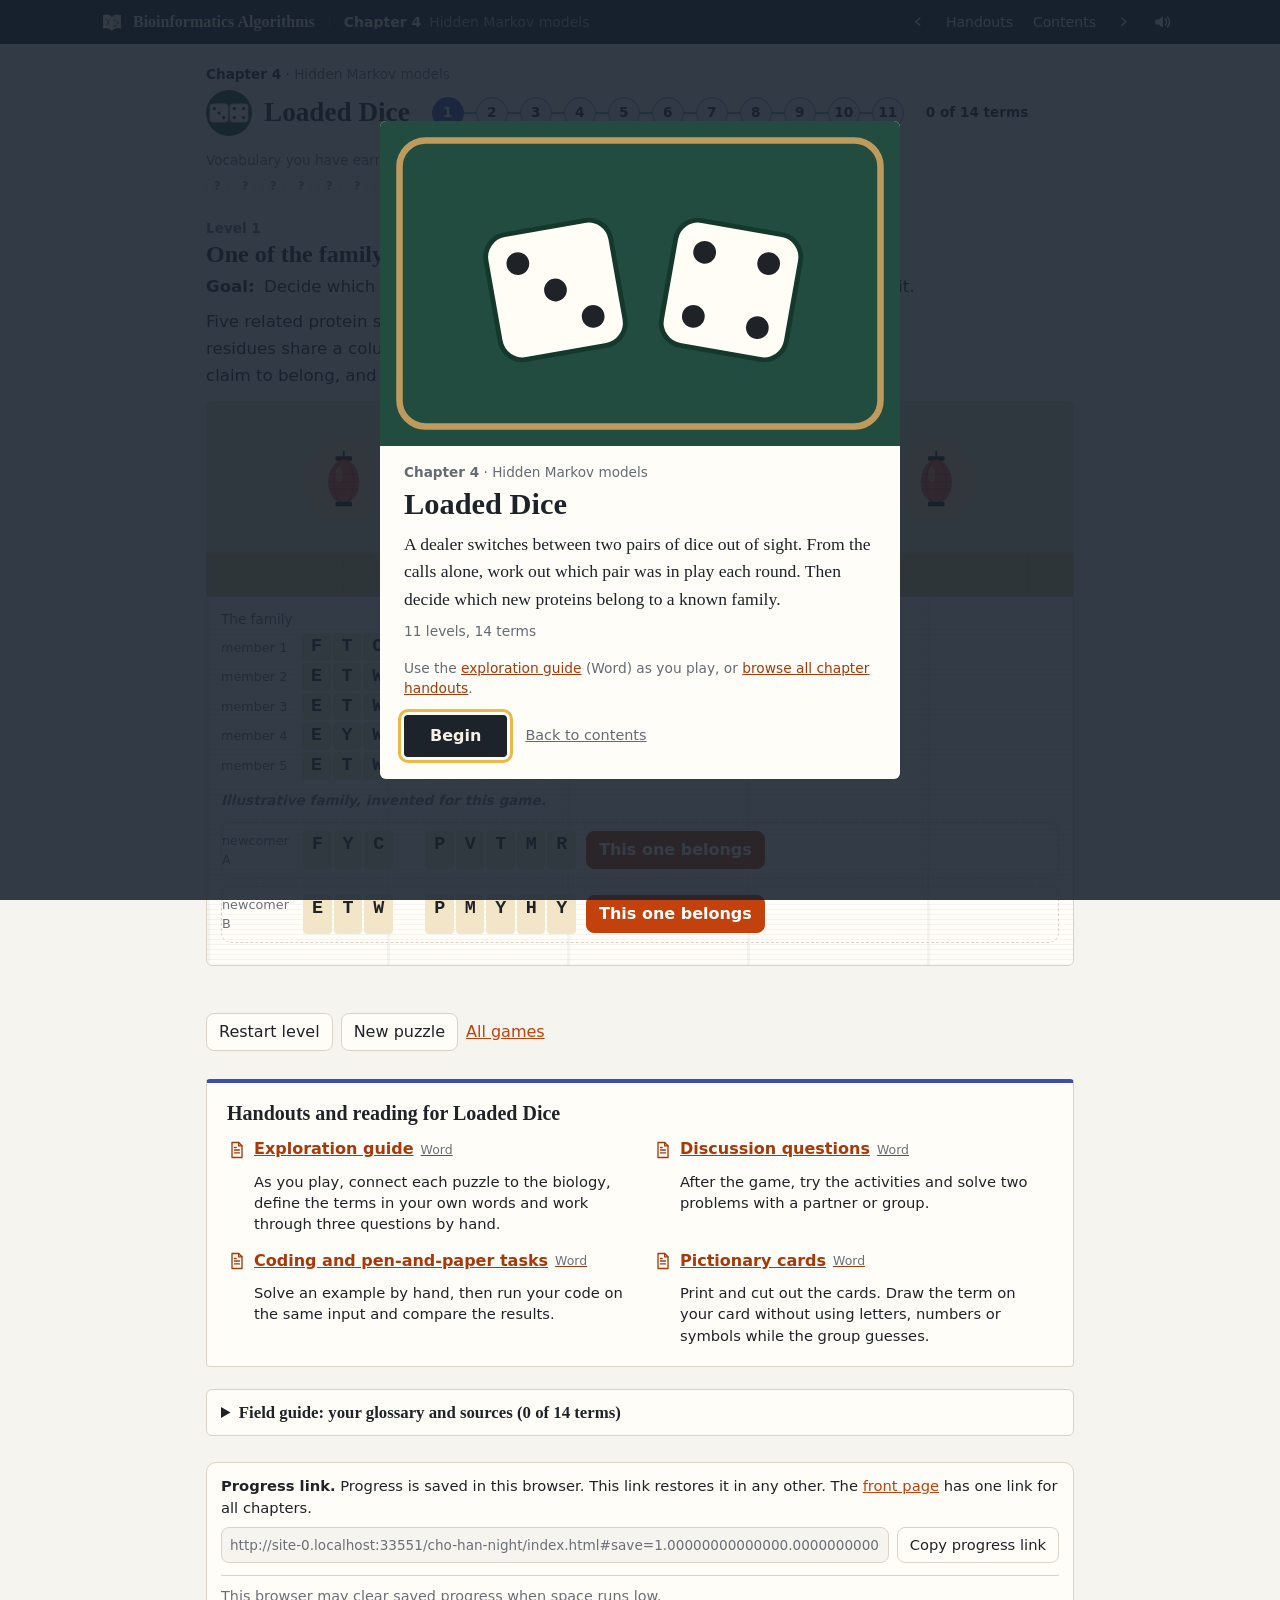
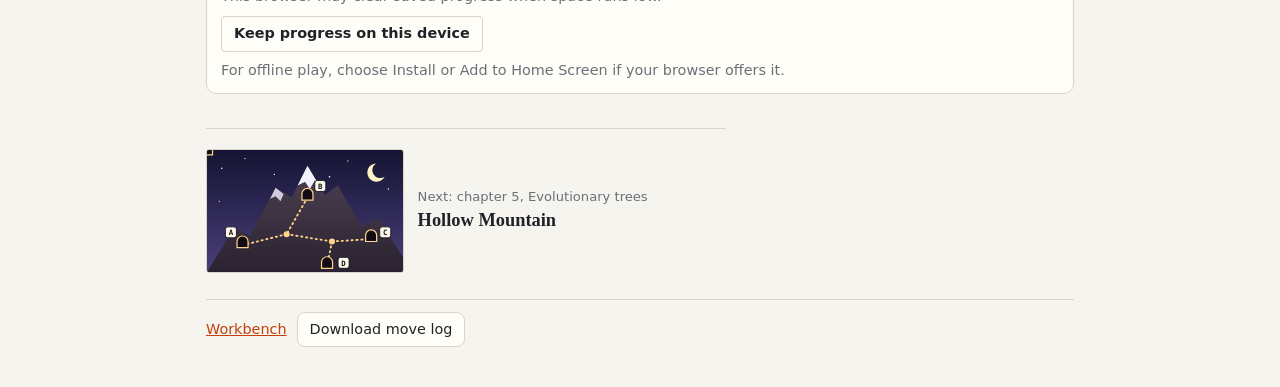
<file: cho-han-night/index.html>
<!doctype html>
<html lang="en">
<head>
<meta charset="utf-8">
<meta name="viewport" content="width=device-width,initial-scale=1">
<title>Loaded Dice</title>
<style>
:root{
  --bg:#f6f4ee; --panel:#fffdf8; --ink:#1f2328; --muted:#6b7078; --line:#d9d4c7;
  --accent:#c2410c; --accent-ink:#ffffff; --good:#2e7d4f; --warn:#b4541a; --chip:#e3f0f3;
  --fair:#a8792f; --loaded:#b3261e; --fair-soft:#f3e6c8; --loaded-soft:#f7d6d2;
  /* the table is an illustration: one palette in both themes */
  --p-wall:#3b2a22; --p-wall2:#4a3429; --p-mat:#d8c48e; --p-mat2:#c9b47c; --p-edge:#5b3b1f;
  --p-ink:#1f2328; --p-paper:#fbf4e2; --p-gold:#f2b632;
}
@media (prefers-color-scheme:dark){
  :root{
    --bg:#15181c; --panel:#1d2126; --ink:#e8e6e1; --muted:#9aa0a8; --line:#343a42;
    --accent:#ff9b5e; --accent-ink:#2b1200; --good:#6fcf97; --warn:#f0a36b; --chip:#1d3a44;
    --fair:#e0b467; --loaded:#ff8a80; --fair-soft:#3a3120; --loaded-soft:#3d2422;
  }
}
*{box-sizing:border-box}
html,body{overflow-x:hidden}
body{margin:0;background:var(--bg);color:var(--ink);font:16px/1.5 system-ui,-apple-system,"Segoe UI",sans-serif}
.wrap{max-width:900px;margin:0 auto;padding:20px 16px 40px}
header{display:flex;flex-wrap:wrap;align-items:center;gap:12px 20px;margin-bottom:8px}
h1{font-size:1.35rem;margin:0;display:flex;align-items:center;gap:8px}
h1 svg{width:40px;height:40px}
h2{font-size:1.1rem;margin:18px 0 4px}
p{margin:4px 0 12px}
.mono,.seq,.cell input{font-family:ui-monospace,SFMono-Regular,Menlo,Consolas,monospace}
button{font:inherit;color:var(--ink);background:var(--panel);border:1px solid var(--line);border-radius:8px;padding:6px 12px;cursor:pointer}
button:hover:not(:disabled){border-color:var(--accent)}
button:disabled{opacity:.45;cursor:default}
button.primary{background:var(--accent);color:var(--accent-ink);border-color:var(--accent);font-weight:600}
button.advance{display:block;width:fit-content;max-width:100%;min-height:44px;margin-top:14px;padding:10px 18px;text-align:left}
a{color:var(--accent)}
.pips{display:flex;flex-wrap:wrap;gap:6px}
.pips button{width:36px;height:36px;padding:0;border-radius:50%}
.pips button.on{background:var(--ink);color:var(--bg);border-color:var(--ink)}
.hstat{font-size:.85rem;color:var(--muted)}
.hstat b{color:var(--ink)}

/* vocabulary */
.vocabhead{font-size:.75rem;text-transform:uppercase;letter-spacing:.08em;color:var(--muted);margin-top:8px}
.badges{display:flex;flex-wrap:wrap;gap:6px;margin:4px 0;position:relative}
.badge{font-size:.8rem;border:1px dashed var(--line);color:var(--muted);border-radius:999px;padding:2px 10px}
.badge.got{border:1px solid var(--good);color:var(--good);font-weight:600}
.term{cursor:help}
span.term:not(.badge){border-bottom:1px dotted currentColor;font-weight:600}
.tip{display:none;position:absolute;left:0;top:calc(100% + 6px);z-index:20;width:min(360px,84vw);padding:9px 11px;border-radius:8px;
  background:var(--ink);color:var(--bg);font:400 .82rem/1.45 system-ui,sans-serif;letter-spacing:0;text-transform:none;text-align:left;box-shadow:0 4px 14px rgba(0,0,0,.25)}
.tip b{display:block;margin-bottom:2px;color:inherit}
.term:hover>.tip,.term:focus>.tip{display:block}

.rule{display:inline-flex;align-items:center;gap:8px;font-size:.9rem;font-weight:600;padding:3px 12px;border-radius:999px;background:var(--chip);margin-bottom:8px}
.stage{border:1px solid var(--line);border-radius:12px;overflow:hidden;background:var(--panel)}
.scene{width:100%;height:auto;display:block}
.work{padding:12px 14px 14px;border-top:1px solid var(--line)}
.work:empty{display:none}
.sub{font-size:.75rem;text-transform:uppercase;letter-spacing:.08em;color:var(--muted);margin-bottom:2px}
.status{min-height:1.6em;margin:10px 2px 0;font-weight:500}
.status.warn{color:var(--warn)} .status.good{color:var(--good)}
.controls{display:flex;flex-wrap:wrap;gap:8px;align-items:center;margin-top:12px}
#skip:not([hidden]) + .controls{margin-top:20px;padding-top:14px;border-top:1px solid var(--line)}
.row{display:flex;flex-wrap:wrap;gap:8px;align-items:center;margin:6px 0}
.hscroll{overflow-x:auto;-webkit-overflow-scrolling:touch;padding-bottom:4px}
.shake{animation:shake .35s}
@keyframes shake{25%{transform:translateX(-4px)}75%{transform:translateX(4px)}}
@media (prefers-reduced-motion:reduce){*{animation:none!important;transition:none!important}}

/* family alignment */
.seq{font-size:1.15rem;font-weight:700;letter-spacing:0;display:flex;gap:2px;margin:2px 0}
.seq span{display:inline-block;width:1.55em;text-align:center;border-radius:4px;background:var(--fair-soft);color:var(--ink)}
.seq span.gap{background:transparent;color:var(--muted);font-weight:400}
.seq span.off{opacity:.35}
.seq span.room{box-shadow:inset 0 -3px 0 var(--good)}
.seq span.hot{outline:2px solid var(--accent)}
.seq span.seqname{font-size:.8rem;color:var(--muted);width:6.2em;flex:none;align-self:center;font-family:system-ui,sans-serif;font-weight:400;background:none;text-align:left}
.newcomer{display:flex;flex-wrap:wrap;gap:10px;align-items:center;padding:6px 0;border:1px dashed var(--line);border-radius:10px;margin:8px 0}
.newcomer.chosen{border:2px solid var(--accent)}
.newcomer.right{border:2px solid var(--good)}
.tag{font-size:.7rem;text-transform:uppercase;letter-spacing:.08em;color:var(--muted)}
.illus{font-size:.78rem;color:var(--muted);font-style:italic}

/* tallies */
.tallies{display:grid;grid-template-columns:repeat(auto-fit,minmax(260px,1fr));gap:12px}
.tbox{border:1px solid var(--line);border-radius:10px;padding:8px 10px}
.tbox.fair{background:var(--fair-soft)} .tbox.loaded{background:var(--loaded-soft)}
.marks{display:grid;grid-template-columns:auto 1fr 1fr;gap:2px 8px;font-size:.9rem;align-items:center}
.marks .r{color:var(--muted);font-size:.75rem}
.stroke{font-family:ui-monospace,Menlo,monospace;letter-spacing:.1em;font-weight:700;min-height:1.3em}
.bigcall{min-width:88px;min-height:44px;font-weight:700}
.picker{display:flex;gap:6px;flex-wrap:wrap;align-items:center}
.picker button{min-width:40px;min-height:40px}
.picker button.on{background:var(--ink);color:var(--bg)}

/* belief rail */
.rail{display:flex;align-items:center;gap:10px;margin:8px 0}
.rail input{flex:1;accent-color:var(--accent);min-width:120px;height:32px}
.rail .end{font-size:.85rem;font-weight:600;flex:none}
.rail .end.fair{color:var(--fair)} .rail .end.loaded{color:var(--loaded)}
.chart{width:100%;max-width:760px;height:auto;display:block}

/* ledger */
.ledger{display:grid;gap:4px;width:max-content;align-items:stretch}
.lhead{font-size:.75rem;color:var(--muted);text-align:center;align-self:end}
.lcall{text-align:center;font-weight:700;font-size:1rem;padding:2px 0;border-radius:6px;background:var(--chip)}
.lrow{font-size:.85rem;font-weight:700;align-self:center;padding-right:4px}
.lrow.fair{color:var(--fair)} .lrow.loaded{color:var(--loaded)}
.cell{border:1px solid var(--line);border-radius:8px;padding:4px;min-width:84px;text-align:center;background:var(--p-paper);color:#1f2328;position:relative}
.cell.fair{border-left:4px solid var(--fair)} .cell.loaded{border-left:4px solid var(--loaded)}
.cell input{width:5.2em;font-size:1rem;padding:3px 4px;border:1px solid #b9ae94;border-radius:6px;text-align:center;background:#fff;color:#1f2328}
.cell input.bad{border-color:#b3261e;background:#ffe2de}
.cell .v{font-weight:700;font-size:1.02rem;font-family:ui-monospace,Menlo,monospace}
.cell .v.auto{color:#5b6470}
.cell .ways{display:flex;flex-direction:column;gap:2px;margin-bottom:3px;font-size:.7rem}
.way{font:600 .72rem/1.2 system-ui,sans-serif;padding:3px 5px;min-height:24px;border-radius:5px;border:1px solid #cdbf9a;background:#fff8e6;color:#4a3a20;white-space:nowrap}
button.way{cursor:pointer}
.way.pick{background:#1f2328;color:#fff;border-color:#1f2328}
.way.drop{opacity:.35;text-decoration:line-through}
.way.lit{outline:2px solid #e8590c}
.cell .emit{font-size:.7rem;color:#6b5a3a}
.cell.trail{outline:3px solid var(--p-gold);background:#fff1c2}
button.cell{font:inherit;cursor:pointer}
.share{font-size:.72rem;color:var(--muted);text-align:center}
.lfoot{font-size:.8rem;text-align:center;font-weight:700}
.prob{margin-top:8px;font-size:.95rem}
.frac{font-family:ui-monospace,Menlo,monospace;font-weight:700}
.ledger-example{margin-bottom:14px}
.ledger-example h3{font-size:1rem;margin:0 0 6px}
.ledger-example ol{margin:8px 0;padding-left:22px}
.ledger-example li+li{margin-top:8px}

/* story builder */
.story{display:flex;gap:8px;flex-wrap:wrap}
.rcol{display:flex;flex-direction:column;align-items:center;gap:4px;border:1px solid var(--line);border-radius:10px;padding:6px 8px;min-width:76px}
.rcol .callw{font-weight:700}
.pairbtn{min-width:64px;min-height:40px;font-weight:700}
.pairbtn.fair{background:var(--fair-soft);border-color:var(--fair);color:var(--ink)}
.pairbtn.loaded{background:var(--loaded-soft);border-color:var(--loaded);color:var(--ink)}
.smallin{width:3.4em;font:inherit;padding:3px;text-align:center;border:1px solid var(--muted);border-radius:6px;background:var(--panel);color:var(--ink)}
.smallin.bad{border-color:var(--warn);background:#ffe2de;color:#1f2328}
.smallin.ok{border-color:var(--good)}
.eq{display:flex;flex-wrap:wrap;gap:6px;align-items:center;margin:6px 0}

/* bot */
.bot{display:flex;gap:14px;align-items:center;flex-wrap:wrap}
.counter{font:700 1.4rem/1.2 ui-monospace,Menlo,monospace}
.botlog{font:12px/1.35 ui-monospace,Menlo,monospace;color:var(--muted);max-height:7.5em;overflow:hidden;white-space:pre}

/* house */
.house{width:100%;height:auto;display:block}
/* on a phone the scene keeps readable letters and scrolls sideways */
#scene{overflow-x:auto}
@media (max-width:600px){#scene>svg{min-width:640px}}
.board{display:grid;grid-template-columns:repeat(auto-fill,minmax(64px,1fr));gap:4px;margin:6px 0}
.lkey{min-height:44px;padding:2px;font-weight:700;display:flex;flex-direction:column;align-items:center;line-height:1.1}
.lkey small{font-weight:400;font-size:.72rem;color:var(--muted)}
.lkey.bad{border-color:var(--warn);background:#ffe2de;color:#1f2328}
.moveset{display:flex;flex-wrap:wrap;gap:10px}
.mv{border:1px solid var(--line);border-radius:10px;padding:6px 10px;display:flex;align-items:center;gap:8px}
.mv.bad{border-color:var(--warn);background:#ffe2de;color:#1f2328}
.mv b{min-width:1.4em;text-align:center;font-size:1.1rem}
.mv button{min-width:40px;min-height:40px}
button.way{min-height:34px}
.cell input{min-height:34px}
.smallin{min-height:36px}
.slider{display:flex;align-items:center;gap:10px;flex-wrap:wrap}
.slider input{accent-color:var(--accent);width:min(260px,70vw)}
.scores{display:flex;flex-direction:column;gap:6px}
.score{display:flex;flex-wrap:wrap;align-items:center;gap:8px;padding:6px 8px;border:1px solid var(--line);border-radius:8px}
.score .bar{height:10px;border-radius:5px;background:var(--good);min-width:2px}
.score.str .bar{background:var(--warn)}
.ladder{display:flex;flex-direction:column;gap:0}
.ladder button.line{border:0;border-top:2px dashed var(--line);border-radius:0;padding:2px 0;font-size:.75rem;color:var(--muted);background:transparent;text-align:left}
.ladder button.line.on{border-top:3px solid var(--accent);color:var(--accent)}

/* reveals, sources, field guide */
.reveal{border:1px solid var(--good);border-radius:12px;padding:14px 16px;margin-top:14px;background:var(--panel)}
.reveal h3{margin:0 0 8px;font-size:1.05rem}
.called{display:flex;gap:14px;align-items:center;margin:10px 0 4px;padding-left:12px;border-left:3px solid var(--good)}
.called p{margin:0;position:relative}
.called b{color:var(--good)}
.src{margin:4px 0 10px 15px;padding:8px 12px;border-radius:8px;background:var(--chip);font-size:.9rem}
.src .tag{display:block}
.src a{font-weight:600}
.wild{margin:12px 0 10px;padding:10px 14px;border-radius:8px;border:1px dashed var(--line)}
.guide{margin-top:22px;border:1px solid var(--line);border-radius:12px;padding:10px 14px;background:var(--panel)}
.guide summary{cursor:pointer;font-weight:600}
.gentry{padding:8px 0;border-top:1px solid var(--line)}
.gentry h4{margin:0;font-size:1rem}
.gentry p{margin:2px 0;font-size:.92rem}
.gmeta{color:var(--muted);font-size:.9rem}
footer{margin-top:26px;padding-top:12px;border-top:1px solid var(--line);display:flex;flex-wrap:wrap;gap:10px;align-items:center;font-size:.9rem;color:var(--muted)}
footer input{font:inherit;width:9em;padding:5px 8px;border:1px solid var(--line);border-radius:8px;background:var(--panel);color:var(--ink)}
.bench textarea{width:100%;font:14px/1.4 ui-monospace,Menlo,monospace;padding:8px;border:1px solid var(--line);border-radius:8px;background:var(--panel);color:var(--ink)}
.bench table{border-collapse:collapse;font:13px ui-monospace,Menlo,monospace}
.bench td,.bench th{border:1px solid var(--line);padding:2px 6px;text-align:right}
.tabs{display:flex;gap:6px;margin:10px 0}
.tabs button.on{background:var(--ink);color:var(--bg)}
[hidden]{display:none!important}
@media print{
  body{background:#fff;color:#000}
  .wrap>*:not(#guide){display:none!important}
  .guide{border:0;padding:0;margin:0}
  .guide summary,#printGuide{display:none}
}
.pips button.fin{position:relative;border-color:var(--good);box-shadow:inset 0 0 0 1px var(--good)}
.pips button.fin::after{content:'✓';position:absolute;top:-5px;right:-5px;width:14px;height:14px;border-radius:50%;background:var(--good);color:var(--bg);font-size:10px;line-height:14px;font-weight:700;text-align:center}
.linknote{display:flex;flex-wrap:wrap;gap:8px 12px;align-items:center;margin:10px 0 0;padding:8px 12px;border:1px solid var(--good);border-radius:8px;background:var(--panel);font-size:.92rem}
.savebar{margin-top:26px;padding:12px 14px;border:1px solid var(--line);border-radius:10px;background:var(--panel);font-size:.92rem}
.savebar p{margin:0 0 8px}
.savebar .saverow{display:flex;flex-wrap:wrap;gap:8px}
.savebar input{flex:1 1 16em;min-width:0;font:inherit;font-size:.85rem;padding:6px 8px;border:1px solid var(--line);border-radius:8px;background:var(--bg);color:var(--muted)}
.savebar .savenote{margin:8px 0 0;color:var(--muted)}
.savebar .savenote:empty{display:none}
.linknote[hidden]{display:none}
@media print{.savebar,.linknote{display:none}}
/* ambient life in the scenery; never needed to play */
@media (prefers-reduced-motion:no-preference){.lhalo{transform-box:fill-box;transform-origin:center;animation:lflick 2.8s ease-in-out infinite}@keyframes lflick{0%,100%{opacity:.14;transform:scale(1)}40%{opacity:.26;transform:scale(1.1)}55%{opacity:.17}70%{opacity:.24;transform:scale(1.05)}}}
.goal{margin:4px 0 8px;padding:6px 10px;border-left:4px solid var(--accent);max-width:70ch}
.goal b{margin-right:4px}
.goal:empty{display:none}
</style>
<link rel="icon" href="../book/favicon.svg" type="image/svg+xml">
<link rel="stylesheet" href="../book/book.css">
<link rel="manifest" href="../manifest.webmanifest">
<meta name="theme-color" content="#1d2a3a">
<link rel="apple-touch-icon" href="../book/icon-180.png">
</head>
<body>
<svg width="0" height="0" style="position:absolute" aria-hidden="true">
  <defs>
    <!-- ===== ARTWORK: edit these shapes to restyle the game ===== -->
    <pattern id="pMat" width="120" height="40" patternUnits="userSpaceOnUse">
      <rect width="120" height="40" fill="#d8c48e"/>
      <path d="M0,10H120M0,20H120M0,30H120" stroke="#c9b47c" stroke-width="1"/>
      <rect x="0" y="0" width="120" height="40" fill="none" stroke="#b39a5e" stroke-width=".6"/>
    </pattern>
    <pattern id="pWall" width="60" height="60" patternUnits="userSpaceOnUse">
      <rect width="60" height="60" fill="#3b2a22"/>
      <path d="M0,0V60M30,0V60" stroke="#4a3429" stroke-width="3"/>
    </pattern>
    <g id="a-lantern">
      <circle class="lhalo" r="44" fill="#ffb347" opacity=".16"/>
      <path d="M0,-34V-26" stroke="#2a1a10" stroke-width="2"/>
      <rect x="-9" y="-28" width="18" height="5" rx="1" fill="#2a1a10"/>
      <ellipse cx="0" cy="0" rx="17" ry="24" fill="#e8553a"/>
      <ellipse cx="0" cy="0" rx="11" ry="24" fill="none" stroke="#b23a24" stroke-width="1.2"/>
      <path d="M-16,-8H16M-17,0H17M-16,8H16" stroke="#b23a24" stroke-width="1"/>
      <rect x="-9" y="22" width="18" height="5" rx="1" fill="#2a1a10"/>
      <ellipse cx="-5" cy="-8" rx="4" ry="9" fill="#ffd6a0" opacity=".45"/>
    </g>
    <g id="a-dealer">
      <!-- the dealer's booth: an indigo door curtain on a rod. The calls come from behind it. -->
      <rect x="-68" y="-71" width="136" height="6" rx="3" fill="#5b3b1f"/><circle cx="-68" cy="-68" r="4" fill="#3a2412"/><circle cx="68" cy="-68" r="4" fill="#3a2412"/>
      <path d="M-54,-72v9M-36,-72v9M-10,-72v9M10,-72v9M36,-72v9M54,-72v9" stroke="#1e2c4d" stroke-width="8"/>
      <g fill="#283a63" stroke="#1b2847" stroke-width="1" stroke-linejoin="round">
        <path d="M-63,-64H-22V46Q-32,51 -42,46T-63,46Z"/><path d="M-20,-64H20V48Q10,53 0,48T-20,48Z"/><path d="M22,-64H63V46Q53,51 42,46T22,46Z"/>
      </g>
      <path d="M-50,-62V44M-33,-62V46M-8,-62V20M9,-62V46M34,-62V46M51,-62V44" stroke="#1b2847" stroke-width="1.2" opacity=".45"/>
      <path d="M-63,-52H-22M-20,-52H20M22,-52H63" stroke="#f1ead8" stroke-width="3.500"/>
      <path transform="translate(0,-8) scale(1.05)" d="M0,-15l7,7-7,7-7-7zM0,1l7,7-7,7-7-7zM-8,-7l7,7-7,7-7-7zM8,-7l7,7-7,7-7-7z" fill="#f1ead8"/>
    </g>
    <g id="a-keeper">
      <!-- the bookkeeper's desk: an abacus, an open ledger and a brush -->
      <rect x="-52" y="49" width="8" height="12" fill="#5b3418"/><rect x="44" y="49" width="8" height="12" fill="#5b3418"/><rect x="-52" y="49" width="104" height="4" fill="#4a2a12"/>
      <rect x="-58" y="40" width="116" height="9" rx="3" fill="#7a4a24" stroke="#4a2a12" stroke-width="1"/>
      <g transform="translate(-24,22)">
        <rect x="-27" y="-17" width="54" height="34" rx="2.500" fill="#f3e6c8" stroke="#4a2a10" stroke-width="3.500"/>
        <path d="M-18,-15V15M-9,-15V15M0,-15V15M9,-15V15M18,-15V15" stroke="#8a6a3a" stroke-width="1"/>
        <path d="M-27,-6.500H27" stroke="#4a2a10" stroke-width="2.600"/>
        <g fill="#b23a2a" stroke="#6a1f14" stroke-width=".6"><ellipse cx="-18" cy="-12" rx="3.600" ry="2.300"/><ellipse cx="-9" cy="-9.800" rx="3.600" ry="2.300"/><ellipse cx="0" cy="-12" rx="3.600" ry="2.300"/><ellipse cx="9" cy="-12" rx="3.600" ry="2.300"/><ellipse cx="18" cy="-9.800" rx="3.600" ry="2.300"/></g>
        <g fill="#a8792f" stroke="#6e4c18" stroke-width=".6"><ellipse cx="-18" cy="-2.600" rx="3.600" ry="2.300"/><ellipse cx="-18" cy="2" rx="3.600" ry="2.300"/><ellipse cx="-18" cy="12.500" rx="3.600" ry="2.300"/><ellipse cx="-9" cy="3.300" rx="3.600" ry="2.300"/><ellipse cx="-9" cy="7.900" rx="3.600" ry="2.300"/><ellipse cx="-9" cy="12.500" rx="3.600" ry="2.300"/><ellipse cx="0" cy="-2.600" rx="3.600" ry="2.300"/><ellipse cx="0" cy="7.900" rx="3.600" ry="2.300"/><ellipse cx="0" cy="12.500" rx="3.600" ry="2.300"/><ellipse cx="9" cy="-2.600" rx="3.600" ry="2.300"/><ellipse cx="9" cy="2" rx="3.600" ry="2.300"/><ellipse cx="9" cy="6.600" rx="3.600" ry="2.300"/><ellipse cx="18" cy="3.300" rx="3.600" ry="2.300"/><ellipse cx="18" cy="7.900" rx="3.600" ry="2.300"/><ellipse cx="18" cy="12.500" rx="3.600" ry="2.300"/></g>
      </g>
      <path d="M10,40L14,21Q23,18 32,23V40ZM32,40V23Q41,18 50,21L54,40Z" fill="#fbf4e2" stroke="#b9a97e" stroke-width="1" stroke-linejoin="round"/>
      <path d="M17,25.500V36M21.500,24.800V36M26,25V32M38,25V36M42.500,24.800V30M47,25.500V36" stroke="#6a5a3a" stroke-width="1.100" stroke-dasharray="3 1.500"/>
      <path d="M38,6L52,30" stroke="#3a2412" stroke-width="2.600" stroke-linecap="round"/><path d="M51.200,28.600L54.500,35" stroke="#111" stroke-width="3.400" stroke-linecap="round"/>
    </g>
    <g id="a-walker">
      <!-- a newcomer's paper umbrella, in the newcomer's colour -->
      <path d="M0,-26V15q0,3.500 -3.500,3.500" fill="none" stroke="#3a2412" stroke-width="1.700" stroke-linecap="round"/>
      <path d="M-12,-11Q0,-33 12,-11Q9,-14 6,-11Q3,-14 0,-11Q-3,-14 -6,-11Q-9,-14 -12,-11Z" fill="currentColor" stroke="#1f2328" stroke-width="1.100" stroke-linejoin="round"/>
      <path d="M0,-26L-6,-11.500M0,-26V-11.500M0,-26L6,-11.500" stroke="#1f2328" stroke-width=".7" opacity=".5"/>
      <path d="M0,-29.500V-26" stroke="#3a2412" stroke-width="1.700" stroke-linecap="round"/>
    </g>
  </defs>
</svg>
<div class="wrap" id="game">
  <header>
    <h1><svg viewBox="0 0 60 60" aria-hidden="true"><rect width="60" height="60" rx="30" fill="#234c40"/><g fill="#fffdf6" stroke="#be9a5d"><rect x="5" y="18" width="24" height="24" rx="4"/><rect x="31" y="18" width="24" height="24" rx="4"/></g><g fill="#1f2328"><circle cx="11" cy="24" r="2"/><circle cx="17" cy="30" r="2"/><circle cx="23" cy="36" r="2"/><circle cx="37" cy="24" r="2"/><circle cx="49" cy="24" r="2"/><circle cx="37" cy="36" r="2"/><circle cx="49" cy="36" r="2"/></g></svg>Loaded Dice</h1>
    <div class="pips" id="pips" aria-label="Levels"></div>
    <div class="hstat" id="hstat"></div>
  </header>
  <p class="linknote" id="linkNote" role="status" hidden><span id="linkNoteText"></span> <button id="copyLinkTop" hidden>Copy progress link</button></p>
  <div class="vocabhead">Vocabulary you have earned <span style="text-transform:none;letter-spacing:0">(hover for the definition)</span></div>
  <div class="badges" id="badges"></div>

  <h2 id="title" tabindex="-1"></h2>
  <p id="goal" class="goal"></p>
  <p id="brief"></p>
  <div class="rule" id="rule"></div>

  <div class="stage">
    <div id="scene"></div>
    <div class="work" id="work"></div>
  </div>

  <div class="status" id="status" role="status"></div>

  <button id="skip" class="primary advance" hidden></button>

  <div class="controls">
    <button id="restart">Restart level</button>
    <button id="fresh">New puzzle</button>
    <a href="../">All games</a>
  </div>

  <div id="panel"></div>

  <details class="guide" id="guide">
    <summary>Field guide: your glossary and sources (<span id="gcount"></span>)</summary>
    <div id="guideBody"></div>
  </details>

  <div class="savebar" id="savebar">
    <p><b>Progress link.</b> Progress is saved in this browser. This link restores it in any other. The <a href="../#keep">front page</a> has one link for all chapters.</p>
    <div class="saverow"><input id="saveLink" readonly aria-label="Your progress link"><button id="copyLink">Copy progress link</button></div>
    <p class="savenote" id="saveNote" role="status"></p>
    <div data-bk-app></div>
  </div>
  <footer>
    <a href="?bench=1">Workbench</a>
    <button id="dl">Download move log</button>
  </footer>
</div>
<div class="wrap bench" id="bench" hidden></div>
<script id="engine">
/* Pure puzzle logic: no DOM. */
function hashStr(s){let h=2166136261>>>0;for(let i=0;i<s.length;i++){h^=s.charCodeAt(i);h=Math.imul(h,16777619);}return h>>>0;}
function rng(seed){let a=seed>>>0;return function(){a|=0;a=a+0x6D2B79F5|0;let t=Math.imul(a^a>>>15,1|a);t=t+Math.imul(t^t>>>7,61|t)^t;return((t^t>>>14)>>>0)/4294967296;};}
function shuffled(n,rand){const a=[...Array(n).keys()];for(let i=n-1;i>0;i--){const j=Math.floor(rand()*(i+1));[a[i],a[j]]=[a[j],a[i]];}return a;}
/* A generator that runs out of tries builds the puzzle for a key from its pool instead. TRIES.limit is for tests only. */
const TRIES={limit:null,strict:false},maxTries=n=>TRIES.limit===null?n:TRIES.limit;
function fallback(name,key,pool,make){
  if(TRIES.strict)throw new Error(name+' ran out of tries for '+key);
  TRIES.fell=(TRIES.fell||0)+1;
  const t=TRIES.limit;TRIES.strict=true;TRIES.limit=null;
  try{return make(pool[hashStr(key)%pool.length]);}finally{TRIES.strict=false;TRIES.limit=t;}
}
const POOLS={makeFamily:['fallback-0','fallback-1','fallback-3','fallback-4']};

/* ===== Pairs: 0 = fair, 1 = loaded. S = sum 7, O = any other sum. ===== */
const ODDS={start:[1,1],startOf:2,                 // the night starts with either pair, 1 chance in 2 each
  emit:[{S:1,O:5},{S:4,O:2}],emitOf:6,              // emission weights out of 6
  keep:3,swap:1,stepOf:4};                          // after each round: keep 3 in 4, swap 1 in 4
// All equally likely ordered rolls of two fair dice, grouped by their sum.
const DICE_OUTCOMES={S:[],O:[]};
for(let a=1;a<=6;a++)for(let b=1;b<=6;b++)DICE_OUTCOMES[a+b===7?'S':'O'].push([a,b]);
function diceFor(call,rand){const choices=DICE_OUTCOMES[call];return choices[Math.floor(rand()*choices.length)].slice();}
const trans=(a,b)=>a===b?ODDS.keep:ODDS.swap;
/* Summing ledger: col[t][pair] = sum over the two ways in of (entry before x keep/swap), times this pair's chance of the call. */
function sumLedger(calls){
  const cols=[];
  for(let t=0;t<calls.length;t++){
    const c=calls[t];
    cols.push([0,1].map(k=>t===0?ODDS.start[k]*ODDS.emit[k][c]
      :(cols[t-1][0]*trans(0,k)+cols[t-1][1]*trans(1,k))*ODDS.emit[k][c]));
  }
  return cols;
}
/* The whole-number total divided by this gives the probability of the calls: 2 for the start, 6 per call, 4 per step. */
function ledgerDenominator(n){return ODDS.startOf*Math.pow(ODDS.emitOf,n)*Math.pow(ODDS.stepOf,n-1);}
function nightProbability(calls){const L=sumLedger(calls),last=L[L.length-1];return {num:last[0]+last[1],den:ledgerDenominator(calls.length)};}
/* Belief that the loaded pair is in play after each round: its share of the column. */
function beliefs(calls){return sumLedger(calls).map(c=>c[1]/(c[0]+c[1]));}
/* Round by round, the pair the summing ledger thinks likelier (-1 for a tie). */
function likelierPairs(calls){return sumLedger(calls).map(c=>c[0]===c[1]?-1:c[1]>c[0]?1:0);}
/* Best-way-in ledger with arrows: from[t][pair] = the pair one round earlier on the better way in (-1 if both ways tie). */
function bestLedger(calls){
  const cols=[],from=[];
  for(let t=0;t<calls.length;t++){
    const c=calls[t];
    if(t===0){cols.push([0,1].map(k=>ODDS.start[k]*ODDS.emit[k][c]));from.push([null,null]);continue;}
    const col=[],fr=[];
    for(const k of [0,1]){
      const w0=cols[t-1][0]*trans(0,k),w1=cols[t-1][1]*trans(1,k);
      col.push(Math.max(w0,w1)*ODDS.emit[k][c]);fr.push(w0===w1?-1:w1>w0?1:0);
    }
    cols.push(col);from.push(fr);
  }
  return {cols,from};
}
/* Most likely story; unique=false if any tie lies on it. */
function bestStory(calls){
  const {cols,from}=bestLedger(calls),n=calls.length,last=cols[n-1];
  let unique=last[0]!==last[1],k=last[1]>last[0]?1:0;const story=[k];
  for(let t=n-1;t>0;t--){if(from[t][k]===-1)unique=false;k=from[t][k]===-1?0:from[t][k];story.unshift(k);}
  return {story,unique,value:Math.max(last[0],last[1])};
}
/* One story: whole-number chances of the dealer doing it and of the calls given it. */
function storyChances(story,calls){
  let path=ODDS.start[story[0]],pathOf=ODDS.startOf,callsN=1,callsOf=1;
  for(let t=1;t<story.length;t++){path*=trans(story[t-1],story[t]);pathOf*=ODDS.stepOf;}
  for(let t=0;t<story.length;t++){callsN*=ODDS.emit[story[t]][calls[t]];callsOf*=ODDS.emitOf;}
  return {path,pathOf,calls:callsN,callsOf,both:path*callsN,bothOf:pathOf*callsOf};
}
/* Brute force: every story, one by one. Returns the summed whole-number chance and how many stories were tried. */
function bruteForce(calls){
  const n=calls.length;let total=0,best=-1,bestS=null;
  for(let m=0;m<(1<<n);m++){
    const s=Array.from({length:n},(_,i)=>(m>>(n-1-i))&1),c=storyChances(s,calls);
    total+=c.both;if(c.both>best){best=c.both;bestS=s;}
  }
  return {total,count:1<<n,best,bestS};
}

/* Designed nights (found by search, checked in tests). truth: the pairs really used; calls: what the dealer called.
   Level 3 shows twelve rounds; the bookkeeper's belief crosses one half at least twice on each,
   and on each night the loaded pair calls "other" at least once and the fair pair calls "7" at least once. */
const NIGHTS=[
  {truth:'110000011000',calls:'OSOOOOOSOOSO'},{truth:'011110001111',calls:'OOSSSOOSSSSS'},
  {truth:'111010000000',calls:'OSOSSOOOOOOO'},{truth:'001111110000',calls:'OSSSOOSSOOOO'},
  {truth:'110000100001',calls:'OOOOSOSOOOOS'},{truth:'011110001110',calls:'OSSOSOSOSSOO'},
  {truth:'110000110000',calls:'SSOOOOSOSOOO'},{truth:'001100001111',calls:'OOSSSOOOOSSS'}
].map(o=>({truth:o.truth.split('').map(Number),calls:o.calls.split('')}));
/* Six-call nights for level 7: the most likely story is unique and differs from the round-by-round likelier pair. */
const VNIGHTS=["OOOSOS","OOSSOS","SOSOOO","OSSSOO","SSOSOO","OOOSSO","OSOOSS","SOSSOO"].map(c=>c.split(''));
function nightFor(seed){return NIGHTS[hashStr(seed+'|night')%NIGHTS.length];}
function vnightFor(seed){return VNIGHTS[hashStr(seed+'|vnight')%VNIGHTS.length];}
function crossings(calls){
  const b=beliefs(calls);let n=0;
  for(let t=1;t<b.length;t++)if((b[t-1]-.5)*(b[t]-.5)<0)n++;
  return n;
}

/* ===== General hidden Markov model solvers (floating point; Rosalind BA10A to BA10D) ===== */
/* hmm = {states:[...], alphabet:[...], T:{a:{b:p}}, E:{a:{x:p}}, start:{a:p} (optional; equal if absent)} */
function startOf(hmm,s){return hmm.start?hmm.start[s]:1/hmm.states.length;}
function pathProbability(path,hmm){let p=startOf(hmm,path[0]);for(let i=1;i<path.length;i++)p*=hmm.T[path[i-1]][path[i]];return p;}
function outcomeGivenPath(x,path,hmm){let p=1;for(let i=0;i<x.length;i++)p*=hmm.E[path[i]][x[i]];return p;}
function viterbi(x,hmm){
  const S=hmm.states;let v=S.map(s=>Math.log(startOf(hmm,s))+Math.log(hmm.E[s][x[0]]));const back=[];
  for(let i=1;i<x.length;i++){
    const b=[],nv=S.map((s,j)=>{let best=-Infinity,arg=0;S.forEach((r,q)=>{const w=v[q]+Math.log(hmm.T[r][s]);if(w>best){best=w;arg=q;}});b.push(arg);return best+Math.log(hmm.E[s][x[i]]);});
    back.push(b);v=nv;
  }
  let k=v.indexOf(Math.max(...v));const path=[S[k]];
  for(let i=back.length-1;i>=0;i--){k=back[i][k];path.unshift(S[k]);}
  return path.join('');
}
function forwardProbability(x,hmm){
  const S=hmm.states;let f=S.map(s=>startOf(hmm,s)*hmm.E[s][x[0]]);
  for(let i=1;i<x.length;i++)f=S.map(s=>S.reduce((a,r,q)=>a+f[q]*hmm.T[r][s],0)*hmm.E[s][x[i]]);
  return f.reduce((a,b)=>a+b,0);
}
/* The table as a general model, for the workbench and the tests. */
const PARLOUR={states:['F','L'],alphabet:['S','O'],start:{F:.5,L:.5},
  T:{F:{F:.75,L:.25},L:{F:.25,L:.75}},E:{F:{S:1/6,O:5/6},L:{S:2/3,O:1/3}}};

/* ===== Profile models of a family (Rosalind BA10E, BA10F) ===== */
const AMINO='ACDEFGHIKLMNPQRSTVWY'.split('');
/* Columns that become rooms: those with at most maxGaps gaps. */
function roomsOf(aln,maxGaps){
  const n=aln[0].length;
  return Array.from({length:n},(_,j)=>aln.filter(s=>s[j]==='-').length<=maxGaps);
}
/* The book's rule: drop a column when its fraction of gaps is at least theta. */
function roomsByTheta(aln,theta){
  return Array.from({length:aln[0].length},(_,j)=>aln.filter(s=>s[j]==='-').length/aln.length<theta);
}
/* Each member's walk: a list of {kind:'M'|'D'|'I', room (index 1..k; corridor j sits after room j), col, letter}. */
function memberWalk(seq,isRoom){
  const steps=[];let r=0;
  for(let j=0;j<seq.length;j++){
    if(isRoom[j]){r++;steps.push({kind:seq[j]==='-'?'D':'M',room:r,col:j,letter:seq[j]==='-'?null:seq[j]});}
    else if(seq[j]!=='-')steps.push({kind:'I',room:r,col:j,letter:seq[j]});
  }
  return steps;
}
/* State names in the book's order: S, I0, M1, D1, I1, ..., Mk, Dk, Ik, E. */
function profileStates(k){const s=['S','I0'];for(let j=1;j<=k;j++)s.push('M'+j,'D'+j,'I'+j);s.push('E');return s;}
/* Where each state may go (the edges of the profile diagram). */
function allowedNext(st,k){
  if(st==='E')return [];
  const j=st==='S'?0:+st.slice(1);
  if(j===k&&st!=='S')return ['I'+k,'E'];
  if(st==='S'&&k===0)return ['I0','E'];
  return ['I'+j,'M'+(j+1),'D'+(j+1)];
}
/* Whole-number tallies: moves out of each state and letters said in each state. */
function profileCounts(aln,isRoom,alphabet){
  const k=isRoom.filter(Boolean).length,states=profileStates(k),T={},E={};
  states.forEach(s=>{T[s]={};states.forEach(t=>T[s][t]=0);E[s]={};alphabet.forEach(x=>E[s][x]=0);});
  aln.forEach(seq=>{
    let prev='S';
    memberWalk(seq,isRoom).forEach(st=>{const name=st.kind+st.room;T[prev][name]++;if(st.letter)E[name][st.letter]++;prev=name;});
    T[prev].E++;
  });
  return {k,states,T,E};
}
/* Probabilities from tallies. add = a count added to every allowed move and every letter of M and I states (the game's pebbles);
   sigma = a probability added after dividing, then divided again (Rosalind BA10F). */
function profileHMM(aln,opts){
  opts=opts||{};
  const alphabet=opts.alphabet||AMINO,isRoom=opts.isRoom||roomsOf(aln,opts.maxGaps);
  const {k,states,T,E}=profileCounts(aln,isRoom,alphabet),add=opts.add||0,sigma=opts.sigma||0;
  const PT={},PE={};
  const norm=(row,keys,plus)=>{const out={};keys.forEach(x=>out[x]=row[x]+plus);const tot=keys.reduce((a,x)=>a+out[x],0);keys.forEach(x=>out[x]=tot?out[x]/tot:0);return out;};
  states.forEach(s=>{
    const nxt=allowedNext(s,k),emits=s[0]==='M'||s[0]==='I';
    PT[s]={};states.forEach(t=>PT[s][t]=0);
    let row=norm(T[s],nxt,add);
    if(sigma){const r2={};nxt.forEach(t=>r2[t]=row[t]);row=norm(r2,nxt,sigma);}
    nxt.forEach(t=>PT[s][t]=row[t]);
    PE[s]={};alphabet.forEach(x=>PE[s][x]=0);
    if(emits){let er=norm(E[s],alphabet,add);if(sigma){const r2={};alphabet.forEach(x=>r2[x]=er[x]);er=norm(r2,alphabet,sigma);}alphabet.forEach(x=>PE[s][x]=er[x]);}
  });
  return {k,states,alphabet,T:PT,E:PE,isRoom,add,counts:{T,E}};
}
/* Best walk of a text through a profile model, and its probability (0 if every walk is shut). */
function profileBest(text,P){
  const k=P.k,n=text.length,st=P.states.filter(s=>s!=='E'),v={},bk={};
  st.forEach(s=>{v[s]=Array(n+1).fill(0);bk[s]=Array(n+1).fill(null);});
  v.S[0]=1;
  for(let i=0;i<=n;i++){
    for(const s of st){
      if(s==='S')continue;
      const emits=s[0]!=='D';if(emits&&i===0)continue;
      const ii=emits?i-1:i;let best=0,arg=null;
      for(const p of st){const t=P.T[p][s];if(!t)continue;const w=v[p][ii]*t;if(w>best){best=w;arg=p;}}
      v[s][i]=best*(emits?P.E[s][text[i-1]]:1);bk[s][i]=arg;
    }
  }
  let best=0,arg=null;
  for(const p of st){const w=v[p][n]*P.T[p].E;if(w>best){best=w;arg=p;}}
  const walk=[];let s=arg,i=n;
  while(s&&s!=='S'){walk.unshift({state:s,letter:s[0]==='D'?null:text[i-1]});const p=bk[s][i];if(s[0]!=='D')i--;s=p;}
  return {prob:best,walk:best?walk:[]};
}
/* Probability of one walk given as a list of state names (the student's own walk). */
function walkProbability(text,walk,P){
  let p=1,prev='S',i=0;
  for(const s of walk){p*=P.T[prev][s];if(s[0]!=='D'){p*=P.E[s][text[i]];i++;}prev=s;}
  return i===text.length?p*P.T[prev].E:0;
}

/* ===== The family (levels 1 and 8 to 11): illustrative, generated from the puzzle code. =====
   Five members, eight to ten columns. Exactly one column has three gaps (two members say extra letters there);
   one or two room columns have a single gap (their four letters agree); the column before the gappy one has no gap.
   The other columns are strong (4 members agree, 1 differs) or weak (3 agree, 2 share another letter). */
const DEFAULT_GAPS=2;
function makeFamily(key){
  const rand=rng(hashStr(key+'|family')),pick=a=>a[Math.floor(rand()*a.length)];
  for(let attempt=0;attempt<maxTries(20000);attempt++){
    const n=8+Math.floor(rand()*3),g=3+Math.floor(rand()*(n-5));  // gappy column, not too near the ends
    const cols=[];const majors=[],minors=[];
    for(let j=0;j<n;j++){
      const maj=pick(AMINO);let min=pick(AMINO);while(min===maj)min=pick(AMINO);majors.push(maj);minors.push(min);
      const kind=j===g?'gappy':rand()<.55?'strong':'weak';
      cols.push(kind);
    }
    const aln=Array.from({length:5},()=>Array(n).fill('?'));
    const oneGap=new Set([g+1]);while(oneGap.size<1+Math.floor(rand()*2)){const j=Math.floor(rand()*n);if(j!==g&&j!==g-1)oneGap.add(j);}
    oneGap.forEach(j=>cols[j]='full');
    for(let j=0;j<n;j++){
      const order=shuffled(5,rand);
      if(j===g){aln[order[0]][j]=pick(AMINO);aln[order[1]][j]=pick(AMINO);[2,3,4].forEach(i=>aln[order[i]][j]='-');continue;}
      const minorCount=cols[j]==='full'?0:cols[j]==='weak'?2:1;
      order.forEach((m,i)=>{aln[m][j]=i<minorCount?minors[j]:majors[j];});
      if(oneGap.has(j))aln[order[4]][j]='-';
    }
    const rows=aln.map(r=>r.join(''));
    const isRoom=roomsOf(rows,DEFAULT_GAPS);
    if(isRoom.filter(x=>!x).length!==1||isRoom[g])continue;
    if(rows.some(r=>r.replace(/-/g,'').length<n-2))continue;
    const roomCols=[...Array(n).keys()].filter(j=>isRoom[j]);
    const majorAt=j=>{const c={};rows.forEach(r=>{if(r[j]!=='-')c[r[j]]=(c[r[j]]||0)+1;});return Object.keys(c).sort((a,b)=>c[b]-c[a])[0];};
    const minorAt=j=>{const c={};rows.forEach(r=>{if(r[j]!=='-')c[r[j]]=(c[r[j]]||0)+1;});const ks=Object.keys(c).sort((a,b)=>c[a]-c[b]);return ks[0];};
    /* the true relative: the commonest letter in every room but one */
    /* the true relative: the commonest letter where the family agrees strongly, the second letter where it is split 3 to 2 */
    const relative=roomCols.map(j=>cols[j]==='weak'?minorAt(j):majorAt(j)).join('');
    /* the stranger: the commonest letter where the family is split, the odd one out where it agrees strongly */
    const stranger=roomCols.map(j=>cols[j]==='strong'?minorAt(j):majorAt(j)).join('');
    /* the second relative: like the first, with one letter no member ever said in that room */
    const slipCol=pick(roomCols);
    const seen=new Set(rows.map(r=>r[slipCol]));
    let unseen=pick(AMINO);while(seen.has(unseen))unseen=pick(AMINO);
    const second=roomCols.map(j=>j===slipCol?unseen:majorAt(j)).join('');
    /* level 11: two more relatives (one with an extra letter where members said extra letters, one missing a letter
       where a member had a gap) and two more strangers */
    const cr=roomCols.indexOf(g-1)+1,gl=rows.map(r=>r[g]).filter(x=>x!=='-');
    const maj=roomCols.map(j=>majorAt(j)).join('');
    const rel3=maj.slice(0,cr)+pick(gl)+maj.slice(cr);
    const gapRooms=roomCols.map((j,i)=>[j,i]).filter(([j])=>rows.some(r=>r[j]==='-')).map(([,i])=>i);
    const dropAt=pick(gapRooms);
    const rel4=maj.split('').filter((_,i)=>i!==dropAt).join('');
    const rand20=()=>Array.from({length:roomCols.length},()=>pick(AMINO)).join('');
    const fam={key,aln:rows,n,gappy:g,isRoom,roomCols,relative,stranger,second,slipCol,unseen,
      slipRoom:roomCols.indexOf(slipCol)+1,countRoom:roomCols.indexOf(g-1)+1,
      others:[rel3,rel4,rand20(),stranger.split('').reverse().join('')]};
    if(!familyOK(fam))continue;
    return fam;
  }
  return fallback('makeFamily',key,POOLS.makeFamily,makeFamily);
}
function familyScores(fam){
  const P0=profileHMM(fam.aln,{maxGaps:DEFAULT_GAPS}),P1=profileHMM(fam.aln,{maxGaps:DEFAULT_GAPS,add:1});
  const sc=(s,P)=>profileBest(s,P).prob;
  return {P0,P1,rel:sc(fam.relative,P0),str:sc(fam.stranger,P0),sec0:sc(fam.second,P0),sec1:sc(fam.second,P1),str1:sc(fam.stranger,P1),
    others1:fam.others.map(s=>sc(s,P1)),rel1:sc(fam.relative,P1)};
}
function familyOK(fam){
  const s=familyScores(fam);
  if(!(s.str>0&&s.rel>=100*s.str))return false;
  if(s.sec0!==0||!(s.sec1>s.str1))return false;
  /* by eye it is hard: the stranger matches the family letters as often as the true relative does */
  const near=t=>fam.roomCols.reduce((a,j,i)=>a+fam.aln.filter(r=>r[j]===t[i]).length,0);
  if(near(fam.stranger)<5)return false;
  /* level 11: relatives above every stranger, with pseudocounts */
  const relS=[s.rel1,s.sec1,s.others1[0],s.others1[1]],strS=[s.str1,s.others1[2],s.others1[3]];
  if(Math.min(...relS)<=10*Math.max(...strS))return false;
  /* the counting room has all three ways out */
  const c=profileCounts(fam.aln,fam.isRoom,AMINO).T['M'+fam.countRoom];
  const r=fam.countRoom;if(!(c['M'+(r+1)]>0&&c['D'+(r+1)]>0&&c['I'+r]>0))return false;
  return true;
}

if(typeof module!=='undefined')module.exports={hashStr,rng,shuffled,ODDS,sumLedger,ledgerDenominator,nightProbability,beliefs,likelierPairs,
  DICE_OUTCOMES,diceFor,bestLedger,bestStory,storyChances,bruteForce,NIGHTS,VNIGHTS,nightFor,vnightFor,crossings,pathProbability,outcomeGivenPath,viterbi,
  forwardProbability,PARLOUR,AMINO,roomsOf,roomsByTheta,memberWalk,profileStates,allowedNext,profileCounts,profileHMM,profileBest,walkProbability,
  DEFAULT_GAPS,makeFamily,familyScores,familyOK,TRIES,POOLS};
</script>
<script id="ui">
(function(){
const KEY='chohan:v1';
const $=s=>document.querySelector(s);
const params=new URLSearchParams(location.search);
const REDUCED=typeof matchMedia==='function'&&matchMedia('(prefers-reduced-motion: reduce)').matches;
const esc=s=>String(s).replace(/[&<>"']/g,c=>({'&':'&amp;','<':'&lt;','>':'&gt;','"':'&quot;',"'":'&#39;'}[c]));
const fmt=n=>Number(n).toLocaleString('en-US');
const CUP=['fair pair','loaded pair'],CUPS=['fair','loaded'],CALL={S:'7',O:'other'};
const oneIn=p=>p<=0?'probability 0':p>=1?'certain':'1 in '+(1/p<10?(1/p).toFixed(1).replace(/\.0$/,''):fmt(Math.round(1/p)));

const LEVELS=[
  {id:1,mode:'family',goal:'Decide which of the two newcomers belongs to the protein family, and pick it.',title:'One of the family?',
   brief:'Five related protein sequences are written in rows so that homologous amino acid residues share a column. A dash denotes a gap in that sequence. Two newcomers claim to belong, and only one does. Pick it.'},
  {id:2,mode:'open',goal:'Roll both pairs of dice and tally every call. Then work out how many times in six each pair rolls a 7.',title:'Seven or other',
   brief:'Compare two pairs of dice. A fair pair has 36 equally likely rolls, and six of them total 7. The loaded pair is weighted toward 7. After each roll, the dealer calls “7” for a total of 7 or “other” for any other total. Tally the calls for each pair. After six rolls of each, you can let the dealer finish the 24-roll samples.'},
  {id:3,mode:'swap',goal:'For each of twelve calls, slide the bead toward the pair you think the dealer rolled, and lock it in.',title:'The swap',
   brief:'The dealer now rolls one pair behind a screen, and you hear only the call. Between rounds, the dealer may switch between the fair and loaded pairs; the house card shows how often. After each of twelve calls, slide the bead toward the pair you think was rolled.'},
  {id:4,mode:'story',goal:'Choose a pair for each of the four rounds, then fill in every probability for that story.',title:'One story',
   brief:'Use the first four calls from level 3. Make up a story by choosing which pair the dealer used in each round. Using transition weights out of 4 and emission weights out of 6, calculate the probability of that sequence of pairs, then the probability of those calls given those pairs.'},
  {id:5,mode:'wall',goal:'Run the counting machine on four rounds, then on longer nights. Stop it once you can see that counting stories one at a time will not get there.',title:'Too many stories',
   brief:'Four rounds allow 16 possible sequences of pairs. To find the probability of the observed calls, add the probability of each sequence occurring together with those calls. The counting machine considers one sequence at a time.'},
  {id:6,mode:'ledger',goal:'Fill in the fair and loaded rows for rounds 1 to 3, one column at a time.',title:'The bookkeeper’s ledger',
   brief:'Each entry adds up the weights of every story that matches the calls so far and ends with that pair. Type whole numbers and press Enter. The bookkeeper fills rounds 4 to 12 and turns the totals into probabilities.'},
  {id:7,mode:'best',goal:'Find the most likely sequence of pairs for six calls. Fill in the first three columns, pick the better incoming path for each entry, then trace back from the last round.',title:'The best story',
   brief:'This night has six calls. Each entry after round 1 keeps only the larger of its two ways in. From round 4 on, the bookkeeper writes each entry once you pick its way in.'},
  {id:8,mode:'rooms',goal:'Choose how many gaps a column may have and still be a room. Then send each family member through the house and record the tally for the marked room.',title:'Rooms',
   brief:'Back to the protein family from level 1. The bookkeeper builds a house for it. Each column that most members fill becomes a room. A member with a gap in a room’s column drops through that room’s trapdoor. Residues outside any room go into the corridor between rooms.'},
  {id:9,mode:'bouncer',goal:'Walk both newcomers through the house, then let in the one whose best walk is more likely.',title:'The bouncer',
   brief:'The two newcomers from level 1 are at the door. Every door and every room of the house now carries its tally. Walk each newcomer through, choosing each step yourself. Each step multiplies the probability by the corresponding transition and emission frequencies. Then the bookkeeper shows the best walk there is.'},
  {id:10,mode:'pebbles',goal:'Walk the cousin through the house. If the house turns them away, change it so that the cousin’s best walk beats the stranger’s.',title:'One unseen residue',
   brief:'A third newcomer is a known member of the family, a cousin. Walk the cousin through the house.'},
  {id:11,mode:'reunion',goal:'Send all seven newcomers through the house, then draw the door line with the four family members above it and the three strangers below.',title:'Reunion',
   brief:'The house now has a pebble on every tally. Four of the seven newcomers are family. You have met three of them before, and they are labelled.'}
];

/* Primary sources. Each was opened (record or abstract) before it went in; see the report. */
const SRC={
  rabiner:{cite:'Rabiner, 1989',title:'A tutorial on hidden Markov models and selected applications in speech recognition',where:'Proceedings of the IEEE 77, 257–286',
    url:'https://doi.org/10.1109/5.18626',look:'The tutorial was written for speech recognition. Its abstract illustrates hidden states with coin tossing, which is close to the two pairs, and names three fundamental problems for such models. Identify which of them your two ledger pages solve.'},
  baum:{cite:'Baum, Petrie, Soules & Weiss, 1970',title:'A maximization technique occurring in the statistical analysis of probabilistic functions of Markov chains',where:'Annals of Mathematical Statistics 41, 164–171',
    url:'https://doi.org/10.1214/aoms/1177697196',look:'This is a short mathematics paper. Its title calls a model like the table, a chain of hidden states seen only through what they emit, a “probabilistic function of a Markov chain”.'},
  viterbi:{cite:'Viterbi, 1967',title:'Error bounds for convolutional codes and an asymptotically optimum decoding algorithm',where:'IEEE Transactions on Information Theory 13, 260–269',
    url:'https://doi.org/10.1109/TIT.1967.1054010',look:'The paper is about decoding messages sent over a noisy channel. The abstract’s “nonsequential decoding algorithm”, shown to be asymptotically optimum, is the method now named after its author.'},
  krogh:{cite:'Krogh, Brown, Mian, Sjölander & Haussler, 1994',title:'Hidden Markov models in computational biology: applications to protein modeling',where:'Journal of Molecular Biology 235, 1501–1531',
    url:'https://doi.org/10.1006/jmbi.1994.1104',look:'The abstract says the models were tried on the globins, the protein kinases and the EF-hand, and that they told family members from non-members with high accuracy, as the house does in the last level.'},
  eddy:{cite:'Eddy, 1998',title:'Profile hidden Markov models',where:'Bioinformatics 14, 755–763',
    url:'https://doi.org/10.1093/bioinformatics/14.9.755',look:'This short review’s abstract describes turning a multiple alignment into a position-specific scoring system for finding distant relatives, which is the house you built from the family.'},
  starcich:{cite:'Starcich and others, 1986',title:'Identification and characterization of conserved and variable regions in the envelope gene of HTLV-III/LAV, the retrovirus of AIDS',where:'Cell 45, 637–648',
    url:'https://doi.org/10.1016/0092-8674(86)90778-6',look:'HIV was then called HTLV-III/LAV. The abstract reports that the envelope gene varies most of all, with substitutions, deletions and insertions clustered in some regions, while other positions, including all 18 cysteine residues, are conserved. In the game’s terms, some rooms are conserved and others vary.'},
  sonnhammer:{cite:'Sonnhammer, Eddy & Durbin, 1997',title:'Pfam: a comprehensive database of protein domain families based on seed alignments',where:'Proteins 28, 405–420',
    url:'https://doi.org/10.1002/(SICI)1097-0134(199707)28:3%3C405::AID-PROT10%3E3.0.CO;2-L',look:'Pfam keeps a small hand-checked “seed” alignment for each family, builds a model from it, and lets the model find and align every other member. The abstract says it classified many unannotated worm proteins this way.'}
};

/* Vocabulary, in the order it is earned. */
const VOCAB=[
  {id:'family',name:'Protein family',def:'A group of proteins descended from a common ancestor, with related sequences and usually related functions.'},
  {id:'msa',name:'Multiple alignment',def:'Several sequences written in rows, with gap symbols (-) inserted so that residues descended from the same ancestral position fall in the same column.'},
  {id:'hstate',name:'Hidden state',def:'The state a hidden Markov model is in at a given step. It cannot be observed; only the symbol it emits is seen.'},
  {id:'hpath',name:'Hidden path',def:'The sequence of hidden states π = π₁…πₙ that an HMM passes through while emitting a string x = x₁…xₙ.'},
  {id:'trans',name:'Transition probability',src:'rabiner',code:'BA10A',def:'transition(l, k): the probability that an HMM in state l is in state k at the next step. The transition probabilities out of each state sum to 1.'},
  {id:'emit',name:'Emission probability',code:'BA10B',def:'emission(k, b): the probability that an HMM in state k emits the symbol b. The emission probabilities of each state sum to 1.'},
  {id:'hmm',name:'Hidden Markov model',src:'rabiner',def:'A machine (Σ, States, Transition, Emission) that at each step emits a symbol from the alphabet Σ according to the emission probabilities of its current hidden state, then moves to a state chosen by the transition probabilities. Pr(x, π) is the starting state’s probability times the product of the transition and emission probabilities along π.'},
  {id:'forward',name:'Forward algorithm',src:'baum',code:'BA10D',def:'Computes Pr(x), the probability that an HMM emits x summed over every hidden path, column by column: forward(k, i) = Σₗ forward(l, i−1) · transition(l, k) · emission(k, xᵢ). Time O(|States|² · n), not |States|ⁿ.'},
  {id:'viterbi',name:'Viterbi algorithm',src:'viterbi',code:'BA10C',def:'Finds a hidden path π maximising Pr(x, π): the forward recurrence with max in place of the sum, keeping a pointer to the better predecessor, then backtracking from the best final state.'},
  {id:'phmm',name:'Profile HMM',src:'eddy',code:'BA10E',def:'A hidden Markov model built from a multiple alignment: one match state per column kept (columns whose fraction of gaps is below a threshold θ), with insertion and deletion states, and transition and emission probabilities equal to the normalised counts in the alignment.'},
  {id:'match',name:'Match state',src:'krogh',def:'MATCH(i): the state for the i-th column kept from the alignment. It emits residues with that column’s frequencies.'},
  {id:'insert',name:'Insert state',def:'INSERTION(i): a state that emits residues lying between kept columns i and i+1. It can repeat, so a sequence can carry any number of extra residues there.'},
  {id:'delete',name:'Delete state',def:'DELETION(i): a silent state that emits nothing, letting a sequence skip kept column i.'},
  {id:'pseudo',name:'Pseudocounts',code:'BA10F',def:'A small number added to every count (or probability) before normalising, so that no allowed emission or transition has probability zero. You first met them in Motif Slots.'}
];
const DEF={};VOCAB.forEach(v=>DEF[v.id]=v);
function term(id,label){return '<span class="term" tabindex="0">'+(label||DEF[id].name)+'<span class="tip" role="tooltip"><b>'+DEF[id].name+'</b>'+DEF[id].def+'</span></span>';}

/* ---------- saved state ---------- */
const urlSeed=params.get('seed');
const requestedLevel=Number(params.get('level'));
const previewLevel=Number.isInteger(requestedLevel)&&requestedLevel>=1&&requestedLevel<=LEVELS.length?requestedLevel:0;
function load(){try{return JSON.parse(localStorage.getItem(KEY))||{};}catch(e){return {};}}
function save(){if(TRANSIENT)return;if(S&&S.done)S.link=encodeProgress(S);try{localStorage.setItem(KEY,JSON.stringify(S));}catch(e){}writeLink();}
function freshState(seed){return {diceModel:2,seed,unlocked:1,done:[],badges:[],earnedAt:{},variants:{},marks:{},picked:{},log:[]};}
/* First-load puzzle codes. The tests play every level of each one. */
const CODES='HDBUBD E4RQHD 2EM4BL SFBVT3 T4RLJ2 BPDXM7 HT663L X9DF2B QKGELR NYSA66 JCB22J E64BCP EXG6NH YELN5Q K5FNTF 4KWZZV TG6TXE T2AWKH RTYM7A KD6RES 58C9EC 4GG3GN 8BNHXC KGUAGT 8VK48W FRYX4M S5KZ6D HJPZZD X35ZYN AKSMAA VTL4GH 2GR2VS BV45C4 JB9XUW 9C7BBC 6SUTVT VPGNMN 2KUGYF BZF2SU H9VM9A M8ZPXL 8D4N65 9BEKYZ 5WUQJU CEJBDU TUSRQ5 HGV7QT ECGMR7 6VKAH8 ASB79W'.split(' ');
function randomCode(){return CODES[Math.floor(Math.random()*CODES.length)];}
/* ---------- progress link ----------
   Every level is open; only the vocabulary is earned. The progress link is this page's address plus
   #save=1.<terms>.<levels>.<check>.<puzzle code>; opening it restores the earned terms and finished levels in any browser.
   The page's own address stays clean, so that sharing the address of the game never hands over someone's progress.
   <terms> has one character per VOCAB entry, in VOCAB order: 0 for not earned, otherwise the level it was earned in (base 36).
   <levels> has one 0 or 1 per level. Old links depend on those orders: add new terms and levels at the end. */
const TRANSIENT=!!(previewLevel||params.get('bench'));
function linkCheck(body){const s=KEY+'|'+body;let h=2166136261>>>0;for(let i=0;i<s.length;i++){h^=s.charCodeAt(i);h=Math.imul(h,16777619);}return (h>>>0).toString(36);}
function encodeProgress(st){
  const body='1.'+VOCAB.map(v=>st.badges.includes(v.id)?Math.min(35,Math.max(1,st.earnedAt[v.id]|0)).toString(36):'0').join('')+
    '.'+LEVELS.map(l=>st.done.includes(l.id)?'1':'0').join('');
  return body+'.'+linkCheck(body+'.'+st.seed)+'.'+encodeURIComponent(st.seed);
}
function decodeProgress(text){
  const m=/^1\.([0-9a-z]+)\.([01]+)\.([0-9a-z]+)\.(.+)$/.exec(text||'');
  if(!m||m[1].length>VOCAB.length||m[2].length>LEVELS.length)return null;
  let seed;try{seed=decodeURIComponent(m[4]);}catch(e){return null;}
  if(linkCheck('1.'+m[1]+'.'+m[2]+'.'+seed)!==m[3])return null;
  const earnedAt={},done=[];
  for(let i=0;i<m[1].length;i++){const l=parseInt(m[1][i],36);if(l>LEVELS.length)return null;if(l)earnedAt[VOCAB[i].id]=l;}
  for(let i=0;i<m[2].length;i++)if(m[2][i]==='1')done.push(LEVELS[i].id);
  return {seed,earnedAt,done};
}
/* saves from before every level was open have no list of finished levels: rebuild it */
function withDone(st){
  if(!Array.isArray(st.badges))st.badges=[];
  if(!st.earnedAt)st.earnedAt={};
  if(!Array.isArray(st.log))st.log=[];
  if(!Array.isArray(st.done)){
    st.done=[];
    for(let i=1;i<(st.unlocked||1)&&i<=LEVELS.length;i++)st.done.push(i);
    st.log.forEach(e=>{if(e&&e.ev==='complete'&&e.lvl>=1&&e.lvl<=LEVELS.length&&!st.done.includes(e.lvl))st.done.push(e.lvl);});
    st.done.sort((a,b)=>a-b);
  }
  return st;
}
/* add a link's terms and levels to a save; nothing is ever taken away */
function absorb(st,p){
  const terms=[],levels=[];
  VOCAB.forEach(v=>{if(p.earnedAt[v.id]&&!st.badges.includes(v.id)){st.badges.push(v.id);st.earnedAt[v.id]=p.earnedAt[v.id];terms.push(v.id);}});
  p.done.forEach(id=>{if(!st.done.includes(id)){st.done.push(id);levels.push(id);}});
  st.done.sort((a,b)=>a-b);
  if(st.done.length)st.unlocked=Math.max(st.unlocked||1,Math.min(LEVELS.length,st.done[st.done.length-1]+1));
  return {terms,levels};
}
function markDone(){if(!S.done.includes(cur.L.id)){S.done.push(cur.L.id);S.done.sort((a,b)=>a-b);}}
/* The last level names any term an earlier level failed to name, but only for a student who has finished every other level:
   with all levels open, the finale must not hand out the vocabulary on its own. */
function sweepTerms(){return LEVELS.every(l=>l.id===cur.L.id||S.done.includes(l.id))?VOCAB.map(v=>v.id):[];}
const linkText=TRANSIENT?'':((String(location.hash||'').match(/^#save=(.+)$/)||[])[1]||'');
let linkNote='',lastLink=null,linkLive=false;
function progressLink(){
  const q=new URLSearchParams(location.search);q.delete('seed');const qs=q.toString();
  return location.pathname+(qs?'?'+qs:'')+'#save='+encodeProgress(S);
}
function writeLink(){
  if(TRANSIENT||!S||!S.done)return;
  const rel=progressLink();if(rel===lastLink)return;lastLink=rel;
  const box=$('#saveLink');if(box)box.value=(location.origin||'')+rel;
  if(linkLive)topNote('Your progress link has changed. Copy it again before you leave.',true);
}
function topNote(text,withButton){$('#linkNoteText').textContent=text;$('#copyLinkTop').hidden=!withButton;$('#linkNote').hidden=false;}
/* where to pick up: the first level not yet finished */
function resumeLevel(){const l=LEVELS.find(l=>!S.done.includes(l.id));return l?l.id:LEVELS.length;}
function useLink(){
  if(TRANSIENT||!linkText)return;
  const p=decodeProgress(linkText);
  if(!p){linkNote='That progress link is incomplete or was altered, so nothing was restored. Copy the whole link and open it again.';return;}
  if(p.seed!==S.seed){
    const mine=S.badges.length+S.done.length;
    if(!mine||typeof confirm!=='function'||confirm('This link carries progress for puzzle code '+p.seed+' ('+Object.keys(p.earnedAt).length+' terms).\n\nThis browser already has progress for puzzle code '+S.seed+' ('+S.badges.length+' terms).\n\nOK: switch to the link. This browser’s progress for '+S.seed+' is replaced.\nCancel: keep this browser’s progress.'))S=withDone(freshState(p.seed));
    else{linkNote='Kept the progress saved in this browser (puzzle code '+S.seed+'). The link you opened was for puzzle code '+p.seed+'.';return;}
  }
  const got=absorb(S,p);
  if(got.terms.length||got.levels.length){
    S.log.push({t:Date.now(),lvl:0,variant:0,ev:'restore',terms:got.terms,levels:got.levels});
    linkNote='Restored from your progress link: '+got.terms.length+' vocabulary term'+(got.terms.length===1?'':'s')+' and '+got.levels.length+' finished level'+(got.levels.length===1?'':'s')+'.';
  }
}
let S=TRANSIENT?freshState(urlSeed||randomCode()):load();
if(urlSeed&&urlSeed!==S.seed)S=freshState(urlSeed);
if(!S.seed)S=freshState(randomCode());
// Old bead guesses were made under different emissions. Keep earned progress, retire those comparisons.
if(S.diceModel!==2){S.marks={};S.diceModel=2;}
['marks','picked','variants','earnedAt'].forEach(k=>{if(!S[k])S[k]={};});
withDone(S);
useLink();
save();

/* Levels that share one instance share one variant counter. */
const GROUP={1:'fam',8:'fam',9:'fam',10:'fam',11:'fam',2:'open',3:'night',4:'night',5:'night',6:'night',7:'vnight'};
function gkey(group){return S.seed+'|'+group+'|'+(S.variants[group]||0);}
const night=()=>nightFor(gkey('night'));
const family=()=>makeFamily(gkey('fam'));

let cur=null;
function log(ev,data){
  S.log.push(Object.assign({t:Date.now(),lvl:cur?cur.L.id:0,ev},data||{}));
  if(S.log.length>8000)S.log.splice(0,S.log.length-8000);
  save();
}
function say(text,kind){cur.msg={text,kind:kind||''};}
function grant(ids){let fresh=false;ids.forEach(id=>{if(!S.badges.includes(id)){S.badges.push(id);S.earnedAt[id]=cur.L.id;fresh=true;}});return fresh;}
function complete(ids,blocks,msg){
  if(cur.done)return;
  cur.done=true;grant(ids||[]);cur.blocks=blocks||[];
  markDone();if(cur.L.id<LEVELS.length)S.unlocked=Math.max(S.unlocked,cur.L.id+1);
  if(msg)say(msg,'good');
  log('complete',{ms:Date.now()-cur.t0,earned:ids||[]});
}
const MODES={};
function loadLevel(id){
  if(cur&&cur.timer)clearInterval(cur.timer);
  const L=LEVELS[id-1];
  cur={L,mode:L.mode,done:false,blocks:[],msg:{text:'',kind:''},t0:Date.now(),timer:0};
  MODES[L.mode].init();
  log('load',{mode:L.mode});
  render();
}

/* ---------- panel, header, guide ---------- */
function srcCard(id){
  const s=SRC[id];
  return '<div class="src"><span class="tag">Primary source</span><a href="'+s.url+'" target="_blank" rel="noopener">'+s.cite+
    ': “'+s.title+'”</a> <span class="gmeta">'+s.where+'.</span><br>'+s.look+'</div>';
}
function renderPanel(){
  if(!cur.done){$('#panel').innerHTML='';return;}
  const M=MODES[cur.mode];
  let h='<div class="reveal"><h3>'+(cur.headline||'Level '+cur.L.id+' complete')+'</h3>';
  (M.reveal?M.reveal():[]).forEach(b=>{
    if(b.wild){h+='<div class="wild"><span class="sub">In the wild</span>'+b.wild+'</div>';return;}
    if(b.html)h+='<div class="called"><p>'+b.html+'</p></div>';
    (b.src||[]).forEach(s=>{h+=srcCard(s);});
  });
  const missing=VOCAB.filter(x=>!S.badges.includes(x.id)).length;
  if(cur.L.id<LEVELS.length)h+='<button class="primary advance" id="next">Next level →</button>';
  else h+='<p>'+(missing?missing+' vocabulary term'+(missing===1?'':'s')+' still hidden. Finish the levels without a ✓ to earn them.'
     :'You have earned every term.')+'</p>';
  $('#panel').innerHTML=h+'</div>';
}
function renderHeader(){
  $('#pips').innerHTML=LEVELS.map(l=>'<button data-lvl="'+l.id+'"'+' class="'+(l.id===cur.L.id?'on':'')+(S.done.includes(l.id)?' fin':'')+'"'+(l.id===cur.L.id?' aria-current="true"':'')+
    ' aria-label="Level '+l.id+(S.done.includes(l.id)?' (finished)':'')+'">'+l.id+'</button>').join('');
  $('#hstat').innerHTML='<b>'+S.badges.length+' of '+VOCAB.length+' terms</b>'+(previewLevel?' · practice session (not saved)':'');
  $('#badges').innerHTML=VOCAB.map(x=>S.badges.includes(x.id)
    ?'<span class="badge got term" tabindex="0">'+x.name+'<span class="tip" role="tooltip"><b>'+x.name+'</b>'+x.def+'</span></span>'
    :'<span class="badge">? ? ?</span>').join('');
}
function renderGuide(){
  const got=VOCAB.filter(v=>S.badges.includes(v.id));
  $('#gcount').textContent=got.length+' of '+VOCAB.length+' terms';
  $('#guideBody').innerHTML='<p class="gmeta">Loaded Dice field guide · puzzle code '+esc(S.seed)+' · '+got.length+' of '+VOCAB.length+' terms earned</p>'+
    got.map(v=>{
      const s=v.src&&SRC[v.src];
      return '<div class="gentry"><h4>'+v.name+'</h4><p>'+v.def+'</p><p class="gmeta">Met in level '+(S.earnedAt[v.id]||'?')+
        (s?' · Source: <a href="'+s.url+'" target="_blank" rel="noopener">'+s.cite+', “'+s.title+'”</a>':'')+
        (v.code?' · Code it: <a href="https://rosalind.info/problems/'+v.code.toLowerCase()+'/" target="_blank" rel="noopener">Rosalind '+v.code+'</a>':'')+'</p></div>';
    }).join('')+
    (got.length?'<p style="margin-top:10px"><button id="printGuide">Print field guide</button></p>':'<p class="gmeta">Definitions appear here as you earn terms.</p>');
}
let rendering=false;
function render(){
  if(rendering)return;rendering=true;
  try{renderNow();}finally{rendering=false;}
  if(cur.focus){const f=document.getElementById?document.getElementById(cur.focus):null;cur.focus=null;if(f&&f.focus)f.focus();}
}
function renderNow(){
  const M=MODES[cur.mode];
  renderHeader();
  $('#title').textContent='Level '+cur.L.id+': '+cur.L.title;
  $('#goal').innerHTML='<b>Goal:</b> '+esc(cur.L.goal);
  $('#brief').textContent=cur.L.brief;
  $('#rule').textContent=M.rule();
  $('#scene').innerHTML=M.scene();
  $('#work').innerHTML=M.work();
  $('#status').textContent=cur.msg.text;$('#status').className='status '+cur.msg.kind;
  const sk=$('#skip'),label=!cur.done&&M.skip?M.skip():'';
  sk.hidden=!label;sk.textContent=label||'';
  $('#fresh').disabled=!GROUP[cur.L.id];
  renderPanel();renderGuide();
}
/* a short jolt on the element the world rejected */
function jolt(id){if(REDUCED||!document.getElementById)return;setTimeout(()=>{const e=document.getElementById(id);if(e&&e.classList){e.classList.remove('shake');void e.offsetWidth;e.classList.add('shake');}},0);}

/* ---------- table artwork ---------- */
const PIPS={1:[[0,0]],2:[[-1,-1],[1,1]],3:[[-1,-1],[0,0],[1,1]],4:[[-1,-1],[1,-1],[-1,1],[1,1]],5:[[-1,-1],[1,-1],[0,0],[-1,1],[1,1]],6:[[-1,-1],[1,-1],[-1,0],[1,0],[-1,1],[1,1]]};
function die(x,y,v,rot){
  const s=13;let h='<g transform="translate('+x+','+y+') rotate('+(rot||0)+')"><rect x="-'+s+'" y="-'+s+'" width="'+2*s+'" height="'+2*s+'" rx="5" fill="#fffdf6" stroke="#3a3a3a" stroke-width="1.4"/>';
  PIPS[v].forEach(([a,b])=>{h+='<circle cx="'+a*6.5+'" cy="'+b*6.5+'" r="2.6" fill="'+(v===1?'#b3261e':'#1f2328')+'"/>';});
  return h+'</g>';
}
function table(o){
  o=o||{};
  let h='<svg class="scene" viewBox="0 0 760 250" role="img" aria-label="'+esc(o.label||'Dice table')+'"><rect width="760" height="250" rx="10" fill="#234c40"/><rect x="8" y="8" width="744" height="234" rx="8" fill="none" stroke="#be9a5d" stroke-width="3"/>';
  if(o.card)h+='<g transform="translate(22,20)"><rect width="290" height="'+(16+o.card.length*18)+'" rx="4" fill="#fffdf6"/>'+o.card.map((l,i)=>'<text x="10" y="'+(21+i*18)+'" font-size="12" fill="#1f2328" font-family="system-ui,sans-serif">'+esc(l)+'</text>').join('')+'</g>';
  (o.pairs||[]).forEach(c=>{
    h+='<rect x="'+(c.x-66)+'" y="156" width="132" height="68" rx="7" fill="#17392e" stroke="#be9a5d"/>';
    if(c.dice&&c.lift)h+=die(c.x-22,190,c.dice[0],-8)+die(c.x+22,190,c.dice[1],11);
    else h+='<text x="'+c.x+'" y="198" text-anchor="middle" font-size="25" fill="#fffdf6">?</text>';
    if(c.label)h+='<text x="'+c.x+'" y="242" text-anchor="middle" font-size="13" fill="#fffdf6" font-family="system-ui,sans-serif">'+esc(c.label)+'</text>';
  });
  if(o.cloth)h+='<text x="380" y="145" text-anchor="middle" font-size="12" fill="#fffdf6" font-family="system-ui,sans-serif">Pair identity hidden</text>';
  if(o.call)h+='<text x="580" y="75" text-anchor="middle" font-size="28" fill="#fffdf6" font-family="system-ui,sans-serif">'+(o.call==='S'?'Total 7':'Other total')+'</text>';
  return h+'</svg>';
}
const CARD_CALLS=['Fair pair: 7 = 1/6; other = 5/6','Loaded pair: 7 = 2/3; other = 1/3'];
const CARD_SWAP=['Keep pair: 3 in 4; swap pairs: 1 in 4','First round: either pair, probability 1/2'];

/* ================= Level 2: both pairs in the open ================= */

MODES.open={
  init(){
    const rand=rng(hashStr(gkey('open')));
    const make=n=>shuffled(24,rand).map(i=>i<n?'S':'O');
    const seq=[make(4),make(16)];
    cur.o={seq,dice:seq.map(s=>s.map(c=>diceFor(c,rand))),idx:[0,0],shown:[null,null],tally:[[],[]],ans:[null,null],ok:[false,false],last:null};
    say('Roll either pair to start.');
  },
  rule(){return '24 rolls per pair';},
  scene(){
    const o=cur.o,pairs=[0,1].map(c=>({x:c?520:240,kind:CUPS[c],label:CUP[c],lift:o.last===c&&o.shown[c]!==null?44:0,
      dice:o.shown[c]!==null?o.dice[c][o.shown[c]]:null}));
    const call=o.last!==null&&o.shown[o.last]!==null?o.seq[o.last][o.shown[o.last]]:null;
    return table({pairs,call,card:o.ok[0]&&o.ok[1]?CARD_CALLS:null,label:'The dealer with the fair pair and the loaded pair'});
  },
  work(){
    const o=cur.o,both=o.tally[0].length===24&&o.tally[1].length===24;
    let h='<div class="tallies">';
    for(const c of [0,1]){
      const t=o.tally[c],done=t.length===24;
      h+='<div class="tbox '+CUPS[c]+'"><div class="row"><b>'+CUP[c][0].toUpperCase()+CUP[c].slice(1)+'</b><span class="gmeta">round '+Math.min(24,t.length+(o.shown[c]!==null?1:0))+' of 24</span></div>'+
        '<div class="row"><button class="bigcall" id="shake'+c+'" data-act="shake" data-arg="'+c+'"'+(done||o.shown[c]!==null||o.shown[1-c]!==null?' disabled':'')+'>Roll</button>'+
        '<button class="bigcall" id="tally'+c+'S" data-act="tally" data-arg="'+c+'S"'+(o.shown[c]===null?' disabled':'')+'>Tally 7</button>'+
        '<button class="bigcall" id="tally'+c+'O" data-act="tally" data-arg="'+c+'O"'+(o.shown[c]===null?' disabled':'')+'>Tally other</button></div>'+
        '<div class="marks"><span class="r"></span><span class="sub">7</span><span class="sub">other</span>';
      for(let r=0;r<4;r++){
        const row=t.slice(6*r,6*r+6);
        h+='<span class="r">rounds '+(6*r+1)+'–'+(6*r+6)+'</span><span class="stroke">'+'|'.repeat(row.filter(x=>x==='S').length)+'</span><span class="stroke">'+'|'.repeat(row.filter(x=>x==='O').length)+'</span>';
      }
      h+='</div>';
      if(both){
        h+='<p style="margin:8px 0 2px">Out of every six rolls, how many totaled 7 on average?</p><div class="picker">'+[0,1,2,3,4,5,6].map(v=>
          '<button data-act="ans" data-arg="'+c+v+'" id="ans'+c+v+'" class="'+(o.ans[c]===v?'on':'')+'"'+(o.ok[c]?' disabled':'')+'>'+v+'</button>').join('')+
          (o.ok[c]?' <b style="color:var(--good)">'+v4(o.ans[c])+'</b>':'')+'</div>';
      }
      h+='</div>';
    }
    return h+'</div>';
  },
  skip(){
    const o=cur.o;
    return o.shown.every(v=>v===null)&&o.tally.every(t=>t.length>=6)&&o.tally.some(t=>t.length<24)?'Let the dealer finish the tallies':'';
  },
  onSkip(){
    const o=cur.o;
    for(const c of [0,1]){o.tally[c]=o.seq[c].slice();o.idx[c]=o.tally[c].length;}
    log('finish_tallies');
    say('Both pairs have 24 rolls. Use the tallies to answer the question for each pair.');
  },
  reveal(){return [{html:'The fair pair totals 7 with probability 1/6, and the loaded pair totals 7 with probability 4/6, or 2/3. These 24 rolls were arranged to match those probabilities exactly; real dice fluctuate. Neither call settles which pair was rolled. A 7 is four times likelier from the loaded pair, and an “other” is two and a half times likelier from the fair pair (5/6 against 2/6).'}];}
};
const v4=v=>v+' in 6';
const ACT={};
ACT.shake=c=>{
  const o=cur.o;c=+c;if(cur.done)return;
  if(o.shown[c]!==null){say('Tally that call before you roll again.','warn');jolt('tally'+c+'S');return;}
  if(o.shown[1-c]!==null||o.idx[c]>=24)return;
  o.shown[c]=o.idx[c];o.last=c;log('shake',{pair:c,round:o.idx[c],call:o.seq[c][o.idx[c]]});
  say('The '+CUP[c]+' is rolled. The dealer calls '+CALL[o.seq[c][o.idx[c]]]+'.');
};
ACT.tally=a=>{
  const o=cur.o,c=+a[0],call=a[1];if(cur.done)return;
  if(o.shown[c]===null){say('Roll the '+CUP[c]+' first.','warn');jolt('shake'+c);return;}
  const real=o.seq[c][o.shown[c]];
  if(call!==real){say('The dealer called '+CALL[real]+'. Tally that call.','warn');jolt('tally'+c+call);log('tally_wrong',{pair:c});return;}
  o.tally[c].push(call);o.idx[c]++;o.shown[c]=null;log('tally',{pair:c,call});
  const left=48-o.tally[0].length-o.tally[1].length;
  say(left?left+(left===1?' call':' calls')+' still to tally.':'Both pairs have 24 rolls. Use the tallies to answer the question for each pair.');
};
ACT.ans=a=>{
  const o=cur.o,c=+a[0],v=+a[1];if(cur.done||o.ok[c])return;
  o.ans[c]=v;const want=c?4:1;
  if(v===want){o.ok[c]=true;log('estimate',{pair:c,v,ok:true});}
  else{log('estimate',{pair:c,v,ok:false});say('Count the 7 marks for the '+CUP[c]+' and divide by four, because 24 rolls are four sets of six.','warn');jolt('ans'+c+v);return;}
  if(o.ok[0]&&o.ok[1])complete([],null,'The dealer pins both probabilities on the house card.');
  else say('Right for the '+CUP[c]+'.');
};

/* ================= Level 3: the swap ================= */
function callStrip(calls,upto,extra){
  return '<div class="hscroll"><div class="ledger" style="grid-template-columns:auto repeat('+calls.length+',minmax(46px,1fr))">'+
    '<span class="lrow">call</span>'+calls.map((c,i)=>'<span class="lcall">'+(i<upto?CALL[c]:'·')+'</span>').join('')+(extra||'')+'</div></div>';
}
function pairRow(label,pairs){
  return '<span class="lrow">'+label+'</span>'+pairs.map(k=>'<span class="lcall" style="background:'+(k?'var(--loaded-soft)':'var(--fair-soft)')+';color:var(--'+(k?'loaded':'fair')+')">'+(k?'loaded':'fair')+'</span>').join('');
}
/* marks: student bead positions (0..100), keeper: belief per round (0..1), truth: pairs */
function beliefChart(n,marks,keeper,truth){
  const W=760,H=190,x0=46,x1=W-14,y0=18,y1=H-28,X=i=>x0+(i+.5)*(x1-x0)/n,Y=v=>y1-v*(y1-y0);
  let h='<svg class="chart" viewBox="0 0 '+W+' '+H+'" role="img" aria-label="How sure, round by round, that the loaded pair was in play">';
  if(truth)truth.forEach((k,i)=>{if(k)h+='<rect x="'+(x0+i*(x1-x0)/n)+'" y="'+y0+'" width="'+(x1-x0)/n+'" height="'+(y1-y0)+'" fill="var(--loaded-soft)"/>';});
  h+='<line x1="'+x0+'" x2="'+x1+'" y1="'+Y(.5)+'" y2="'+Y(.5)+'" stroke="var(--line)" stroke-dasharray="4 4"/>'+
    '<text x="'+(x0-6)+'" y="'+(Y(1)+4)+'" text-anchor="end" font-size="11" fill="var(--loaded)">loaded</text>'+
    '<text x="'+(x0-6)+'" y="'+(Y(0)+4)+'" text-anchor="end" font-size="11" fill="var(--fair)">fair</text>'+
    '<line x1="'+x0+'" x2="'+x0+'" y1="'+y0+'" y2="'+y1+'" stroke="var(--muted)"/>';
  for(let i=0;i<n;i++)h+='<text x="'+X(i)+'" y="'+(H-10)+'" text-anchor="middle" font-size="11" fill="var(--muted)">'+(i+1)+'</text>';
  const line=(vals,attrs,dot)=>{if(!vals||!vals.length)return '';const p=vals.map((v,i)=>X(i).toFixed(1)+','+Y(v).toFixed(1)).join(' ');
    return '<polyline points="'+p+'" fill="none" '+attrs+'/>'+vals.map((v,i)=>'<circle cx="'+X(i).toFixed(1)+'" cy="'+Y(v).toFixed(1)+'" r="'+dot+'" fill="var(--panel)" '+attrs+'/>').join('');};
  if(marks)h+=line(marks.map(m=>m/100),'stroke="var(--accent)" stroke-width="2" stroke-dasharray="5 4"',3.5);
  if(keeper)h+=line(keeper,'stroke="var(--ink)" stroke-width="2.6"',3);
  return h+'</svg><div class="gmeta">'+(truth?'<span style="background:var(--loaded-soft);padding:0 6px">shaded</span> rounds: the loaded pair really was in play. ':'')+
    (marks?'<span style="color:var(--accent)">dashed</span>: your bead. ':'')+(keeper?'<b>solid</b>: the bookkeeper’s share for the loaded pair.':'')+'</div>';
}
MODES.swap={
  init(){cur.N=night();cur.s={t:1,marks:[],bead:50,lifted:false};say('Round 1: the dealer calls '+CALL[cur.N.calls[0]]+'. Slide the bead, then lock it in.');},
  rule(){return cur.s.lifted?'The log is revealed':'Pairs behind the screen · you hear only the call';},
  scene(){
    const s=cur.s,N=cur.N;
    if(s.lifted)return table({pairs:[{x:380,kind:CUPS[N.truth[11]],lift:44,dice:diceFor(N.calls[11],rng(hashStr(gkey('night')+'|d')))}],call:N.calls[11],card:CARD_CALLS.concat(CARD_SWAP)});
    return table({cloth:true,pairs:[{x:380,kind:'hidden'}],call:s.marks.length<12?N.calls[s.t-1]:null,card:CARD_CALLS.concat(CARD_SWAP),label:'The pair behind the screen'});
  },
  work(){
    const s=cur.s,N=cur.N;
    let h='<div class="sub">Calls so far</div>'+callStrip(N.calls,s.t,s.lifted?pairRow('pair',N.truth):
      '<span class="lrow">bead</span>'+N.calls.map((_,i)=>'<span class="share">'+(i<s.marks.length?(s.marks[i]>50?'loaded':s.marks[i]<50?'fair':'even'):'')+'</span>').join(''));
    if(!s.lifted&&s.marks.length<12){
      h+='<div class="rail"><span class="end fair">fair pair</span><input type="range" min="0" max="100" step="5" value="'+s.bead+'" id="bead" data-slide="bead" aria-label="How sure you are that the loaded pair is behind the screen"><span class="end loaded">loaded pair</span></div>'+
        '<button class="primary" id="lock" data-act="lock">Lock in round '+s.t+'</button>';
    }
    if(s.lifted)h+='<div class="sub" style="margin-top:10px">Your bead against the truth</div>'+beliefChart(12,s.marks,null,N.truth);
    return h;
  },
  skip(){return cur.s.marks.length===12&&!cur.s.lifted?'Reveal the log':'';},
  onSkip(){
    cur.s.lifted=true;S.marks[gkey('night')]=cur.s.marks.slice();log('lift',{marks:cur.s.marks});
    complete(['hstate','hpath'],null,'The log shows which pair was behind the screen in each round.');
  },
  reveal(){return [{html:'The pair used in each round is a '+term('hstate','hidden state')+'. It sets the probabilities of “7” and “other” but stays hidden behind the screen. The whole night’s sequence of pairs is the '+term('hpath','hidden path')+'. Your bead positions recorded your guesses; the bookkeeper will compare those guesses with calculated probabilities in level 6.'}];}
};
ACT.lock=()=>{
  const s=cur.s;if(cur.done||s.marks.length>=12)return;
  s.marks.push(s.bead);log('bead',{round:s.t,bead:s.bead});
  if(s.t<12){s.t++;say('Round '+s.t+': the dealer calls '+CALL[cur.N.calls[s.t-1]]+'.');}
  else say('All twelve rounds are locked in. Reveal the log.');
};
ACT.bead=v=>{cur.s.bead=+v;};

/* ================= Level 4: one story ================= */
function nIn(id,val,ok,bad,w,label){return '<input class="smallin'+(ok?' ok':bad?' bad':'')+'" id="'+id+'" data-cell="'+id+'" inputmode="numeric" autocomplete="off" '+(w?'style="width:'+w+'em" ':'')+'value="'+(val===undefined?'':esc(val))+'"'+(ok?' disabled':'')+' aria-label="'+esc(label||id)+'">';}
MODES.story={
  init(){cur.calls=night().calls.slice(0,4);cur.st={story:[null,null,null,null],v:{},ok:{},bad:null};say('Click each round’s pair to make up a story.');},
  rule(){return 'One story · steps out of 4 · calls out of 6';},
  scene(){return table({cloth:true,pairs:[{x:380,kind:'hidden'}],card:CARD_CALLS.concat(CARD_SWAP)});},
  want(){
    const st=cur.st.story,c=storyChances(st,cur.calls),w={s0:ODDS.start[st[0]],pp:c.path,pe:c.calls,pb:c.both};
    for(let t=1;t<4;t++)w['t'+t]=trans(st[t-1],st[t]);
    for(let t=0;t<4;t++)w['e'+t]=ODDS.emit[st[t]][cur.calls[t]];
    return w;
  },
  work(){
    const st=cur.st,set=st.story.every(k=>k!==null);
    let h='<div class="sub">Your story</div><div class="story">'+cur.calls.map((c,i)=>'<div class="rcol"><span class="gmeta">round '+(i+1)+'</span><span class="callw">'+CALL[c]+'</span>'+
      '<button class="pairbtn '+(st.story[i]===null?'':CUPS[st.story[i]])+'" id="pair'+i+'" data-act="pair" data-arg="'+i+'">'+(st.story[i]===null?'which pair?':CUPS[st.story[i]])+'</button></div>').join('')+'</div>';
    if(!set)return h;
    const f=id=>nIn(id,st.v[id],st.ok[id],st.bad===id),nw=s=>'<span style="white-space:nowrap">'+s+'</span>';
    h+='<div class="sub" style="margin-top:12px">How likely was the dealer to use this sequence of pairs?</div><div class="eq">'+nw('round 1 '+CUPS[st.story[0]]+': '+f('s0')+' in 2');
    for(let t=1;t<4;t++)h+=' · '+nw('then '+(st.story[t]===st.story[t-1]?'keeps':'swaps to')+' '+CUPS[st.story[t]]+': '+f('t'+t)+' in 4');
    h+='</div><div class="eq">multiplied: '+nIn('pp',st.v.pp,st.ok.pp,st.bad==='pp',5)+' in '+fmt(storyChances(st.story,cur.calls).pathOf)+'</div>';
    h+='<div class="sub" style="margin-top:12px">Given those pairs, how likely were these four calls?</div><div class="eq">'+
      cur.calls.map((c,t)=>nw(CUPS[st.story[t]]+' calls '+CALL[c]+': '+f('e'+t)+' in 6')).join(' · ')+'</div>'+
      '<div class="eq">multiplied: '+nIn('pe',st.v.pe,st.ok.pe,st.bad==='pe',5)+' in 1,296</div>'+
      '<div class="sub" style="margin-top:12px">Both together: multiply the two results</div><div class="eq">'+nIn('pb',st.v.pb,st.ok.pb,st.bad==='pb',6)+' in 165,888</div>';
    return h;
  },
  reveal(){
    const c=storyChances(cur.st.story,cur.calls);
    return [{html:'The probabilities of keeping or swapping, 3 in 4 and 1 in 4, are '+term('trans','transition probabilities')+'. A pair’s probabilities of each call are its '+term('emit','emission probabilities')+': 1/6 and 5/6 for the fair pair, 4/6 and 2/6 for the loaded pair. The whole table, a hidden pair that changes by transition probabilities and a call emitted by whichever pair is in play, is a '+term('hmm','hidden Markov model')+'.'},
      {html:'Your story with its calls: '+c.both+' / 165,888 = '+(c.both/165888).toPrecision(3)+'. This is one story of 16.',src:['rabiner']}];
  }
};
ACT.pair=i=>{
  const st=cur.st;if(cur.done)return;i=+i;
  st.story[i]=st.story[i]===null?0:1-st.story[i];
  if(Object.keys(st.v).length){st.v={};st.ok={};say('The story changed, so its entries are cleared.');}
  else say(st.story.every(k=>k!==null)?'Now the probabilities. Type each one and press Enter.':'Click each round’s pair.');
  log('story',{story:st.story.slice()});
};
function checkStory(id,val){
  const st=cur.st,w=MODES.story.want();if(!(id in w)||st.ok[id])return;
  st.v[id]=val;const n=Number(val);
  if(String(val).trim()===''||!Number.isInteger(n)){return;}
  if(n===w[id]){st.ok[id]=true;st.bad=null;log('cell',{id,ok:true});
    const next=['s0','t1','t2','t3','pp','e0','e1','e2','e3','pe','pb'].find(k=>!st.ok[k]);
    if(!next){complete(['trans','emit','hmm'],null,'Every entry for this story is written in.');return;}
    cur.focus=next;say('Written in.');
  }else{
    st.bad=id;log('cell',{id,ok:false,val:n});jolt(id);cur.focus=id;
    say(id[0]==='t'||id==='s0'?'The bookkeeper crosses it out. Check the house card for the dealer’s starting, keeping and swapping probabilities.'
      :id[0]==='e'?'The bookkeeper crosses it out. Check the house card for that pair’s probabilities of that call.'
      :'The bookkeeper crosses it out. Multiply the numbers in the row above.','warn');
  }
}

/* ================= Level 5: the wall ================= */
const BIG100='1,267,650,600,228,229,401,496,703,205,376';
function machine(spin){
  return '<svg class="scene" viewBox="0 0 760 210" role="img" aria-label="The counting machine">'+
    '<rect width="760" height="120" fill="url(#pWall)"/><rect y="120" width="760" height="90" fill="url(#pMat)"/>'+
    '<use href="#a-lantern" transform="translate(60,52)"/><use href="#a-lantern" transform="translate(700,52)"/>'+
    '<g transform="translate(250,40)"><rect width="260" height="140" rx="10" fill="#8a6a2f" stroke="#4a3412" stroke-width="3"/>'+
    '<rect x="16" y="16" width="228" height="44" rx="6" fill="#1f2328"/>'+
    [0,1,2,3,4,5].map(i=>'<g transform="translate('+(40+i*36)+',105)"><circle r="16" fill="#c9a34a" stroke="#4a3412" stroke-width="2"/><path d="M0,-16V16M-16,0H16" stroke="#4a3412" stroke-width="2" transform="rotate('+((spin||0)*(i+1)*17%360)+')"/></g>').join('')+
    '<text x="130" y="46" text-anchor="middle" font-size="22" fill="#9be7a2" font-family="ui-monospace,Menlo,monospace">'+esc(cur.w.display||'0')+'</text></g>'+
    '<use href="#a-dealer" transform="translate(620,128) scale(.8)"/></svg>';
}
MODES.wall={
  init(){cur.w={done4:null,done12:null,on100:false,count:0,display:'0',spin:0};say('Start with four rounds.');},
  rule(){return 'One story at a time · add them all';},
  scene(){return machine(cur.w.spin);},
  work(){
    const w=cur.w,c4=night().calls.slice(0,4);
    let h='<div class="row"><button id="run4" data-act="run" data-arg="4"'+(w.done4?' disabled':'')+'>Count every story: 4 rounds</button>'+
      '<button id="run12" data-act="run" data-arg="12"'+(!w.done4||w.done12?' disabled':'')+'>Count: all 12 rounds of the night</button>'+
      '<button id="run100" data-act="run" data-arg="100"'+(!w.done12||w.on100?' disabled':'')+'>Count: a night of 100 rounds</button></div>';
    if(w.done4){
      h+='<div class="sub" style="margin-top:8px">Four rounds: '+c4.map(c=>CALL[c]).join(', ')+' · F = fair pair, L = loaded pair</div><div class="botlog">'+
        w.done4.list.map(r=>r.s.map(k=>k?'L':'F').join('')+'  '+String(r.v).padStart(4)+' in 165,888').join('\n')+'</div>'+
        '<p>16 stories. Added up: <b class="frac">'+fmt(w.done4.total)+' in 165,888</b>.</p>';
    }
    if(w.done12)h+='<p>Twelve rounds: <b>'+fmt(4096)+'</b> stories, each a product of 24 probabilities. Added up: <b class="frac">'+fmt(w.done12.total)+'</b> in '+fmt(ledgerDenominator(12))+'.</p>';
    if(w.on100)h+='<p>One hundred rounds: <b>'+BIG100+'</b> stories (2 multiplied by itself 100 times). At a million stories a second the machine needs about 40,000,000,000,000,000 years.</p>'+
      '<p class="counter">counted: '+fmt(w.count)+'</p>';
    return h;
  },
  skip(){return cur.w.on100?'Switch the machine off':'';},
  onSkip(){clearInterval(cur.timer);cur.headline='Giving up is the right answer';log('gave_up',{count:cur.w.count});complete([],null,'The machine stops.');},
  reveal(){return [{html:'Every extra round doubles the number of stories, so adding them one by one is infeasible for a real night.'}];}
};
ACT.run=n=>{
  const w=cur.w;n=+n;if(cur.done)return;
  const calls=night().calls;
  if(n===4&&!w.done4){
    const c=calls.slice(0,4),list=[];
    for(let m=0;m<16;m++){const s=[0,1,2,3].map(i=>(m>>(3-i))&1);list.push({s,v:storyChances(s,c).both});}
    w.done4={list,total:list.reduce((a,r)=>a+r.v,0)};w.display=fmt(16);say('The machine added up all 16 stories. Now count the whole night.');
  }else if(n===12&&w.done4&&!w.done12){
    w.done12=bruteForce(calls);w.display=fmt(4096);say('The machine added up 4,096 stories. Now try a longer night.');
  }else if(n===100&&w.done12&&!w.on100){
    w.on100=true;w.count=0;say('The machine starts on a night of 100 rounds.');
    if(!REDUCED){const mine=cur;cur.timer=setInterval(()=>{if(cur!==mine||cur.done)return clearInterval(mine.timer);
      w.count+=48611;w.spin++;w.display=fmt(w.count);const sc=$('#scene');if(sc)sc.innerHTML=machine(w.spin);const ct=document.querySelector('.counter');if(ct)ct.textContent='counted: '+fmt(w.count);},120);}
    else{w.count=48611;w.display=fmt(w.count);}
  }else return;
  log('run',{rounds:n});
};

/* ================= the ledger page (levels 6 and 7) ================= */
function ledgerGrid(calls,cellFn,extraRows){
  const n=calls.length;
  let h='<div class="hscroll"><div class="ledger" style="grid-template-columns:auto repeat('+n+',minmax(92px,auto))">'+
    '<span></span>'+calls.map((_,t)=>'<span class="lhead">round '+(t+1)+'</span>').join('')+
    '<span class="lrow">call</span>'+calls.map(c=>'<span class="lcall">'+CALL[c]+'</span>').join('');
  for(const k of [0,1]){h+='<span class="lrow '+CUPS[k]+'">'+CUPS[k]+'</span>';for(let t=0;t<n;t++)h+=cellFn(t,k);}
  return h+(extraRows||'')+'</div></div>';
}
function waysHtml(t,k,mode,state){
  if(t===0)return '<div class="ways"><span class="way">start ×1</span></div>';
  return '<div class="ways">'+[0,1].map(j=>{
    const lab='from '+CUPS[j]+' ×'+trans(j,k),pick=state&&state.pick?state.pick[t+','+k]:undefined;
    if(mode==='pick'&&pick!==undefined)return '<span class="way'+(pick===j?' pick':' drop')+'">'+lab+'</span>';
    if(mode==='pick')return '<button class="way" id="w'+t+k+j+'" data-act="way" data-arg="'+t+','+k+','+j+'">'+lab+'</button>';
    return '<span class="way'+(state&&state.lit===t+','+k?' lit':'')+'">'+lab+'</span>';
  }).join('')+'</div>';
}
const emitHtml=(k,c)=>'<div class="emit">× '+ODDS.emit[k][c]+' for '+CALL[c]+'</div>';

/* ================= Level 6: the summing ledger ================= */
function ledgerCalculation(calls,cols,t,k){
  const incoming=t===0?String(ODDS.start[k]):'('+cols[t-1][0]+' × '+trans(0,k)+' + '+cols[t-1][1]+' × '+trans(1,k)+')';
  return incoming+' × '+ODDS.emit[k][calls[t]];
}
function ledgerExample(calls,cols){
  const equation=(t,k)=>'<span class="frac">'+ledgerCalculation(calls,cols,t,k)+' = '+cols[t][k]+'</span>';
  return '<section class="ledger-example" aria-label="Worked example"><h3>Worked example on a different night, which opens “'+CALL[calls[0]]+'”, “'+CALL[calls[1]]+'”</h3>'+
    '<p>Use whole-number weights to avoid fractions: start at <b>1</b> for either pair (1/2 each), then <b>×3 to keep</b> the pair or <b>×1 to swap</b> (out of 4). The call multiplier printed in each box is out of 6: for example, a probability of 5/6 becomes ×5.</p>'+
    '<ol><li><b>Round 1, call “'+CALL[calls[0]]+'”.</b> Multiply the start weight by each pair’s call multiplier.'+
    '<div class="eq"><span>fair: '+equation(0,0)+'</span><span>loaded: '+equation(0,1)+'</span></div></li>'+
    '<li><b>Round 2, fair row, call “'+CALL[calls[1]]+'”.</b> Use both entries from round 1. Keeping the fair pair contributes '+cols[0][0]+' × '+ODDS.keep+'; switching from the loaded pair contributes '+cols[0][1]+' × '+ODDS.swap+'. Add those contributions, then multiply by the fair pair’s call multiplier.'+
    '<div class="eq">'+equation(1,0)+'</div></li></ol>'+
    '<p>For the loaded row, use <b>fair ×1 + loaded ×3</b>, then multiply by the loaded pair’s call multiplier. Your night below has its own calls, so its entries differ. For round 3, use your entries from round 2.</p></section>';
}
MODES.ledger={
  init(){cur.N=night();cur.cols=sumLedger(cur.N.calls);cur.lg={v:{},ok:{},bad:null,lit:null,miss:{}};say('');},
  rule(){return 'Each entry: add the ways in, then multiply by the weight for that call';},
  scene(){return '';},
  work(){
    const lg=cur.lg,N=cur.N,cols=cur.cols,done=cur.done;
    const cell=(t,k)=>{
      const id='c'+t+k;
      if(t<3)return '<div class="cell '+CUPS[k]+'">'+waysHtml(t,k,'show',lg)+(lg.ok[id]?'<div class="v">'+cols[t][k]+'</div>':nIn(id,lg.v[id],false,lg.bad===id,5,'Round '+(t+1)+', '+CUP[k]+' weight'))+emitHtml(k,N.calls[t])+'</div>';
      return '<div class="cell '+CUPS[k]+'">'+waysHtml(t,k,'show')+'<div class="v auto">'+(done?fmt(cols[t][k]):'…')+'</div>'+emitHtml(k,N.calls[t])+'</div>';
    };
    let extra='';
    if(done)extra='<span class="lrow">loaded share</span>'+cols.map(c=>'<span class="share">'+Math.round(100*c[1]/(c[0]+c[1]))+'%</span>').join('')+pairRow('truth',N.truth);
    const exCalls=N.calls.slice(0,2).map(c=>c==='S'?'O':'S');
    let h=(done?'':ledgerExample(exCalls,sumLedger(exCalls)))+ledgerGrid(done?N.calls:N.calls.slice(0,3),cell,extra);
    if(done){
      const p3=cols[2][0]+cols[2][1],tot=cols[11][0]+cols[11][1],d=ledgerDenominator(12);
      h+='<div class="prob">After three calls the column adds to <b class="frac">'+p3+'</b>. Divide by 2 for the start, by 6 for each of the 3 calls and by 4 for each of the 2 steps between rounds: <b class="frac">'+p3+' / '+fmt(ledgerDenominator(3))+' = '+(p3/ledgerDenominator(3)).toFixed(4)+'</b>, the probability of those three calls whatever the dealer did.</div>'+
        '<div class="prob">After all twelve: <b class="frac">'+fmt(tot)+' / '+fmt(d)+' = '+(tot/d).toPrecision(3)+'</b>, the probability of the whole night. It is the counting machine’s total, with no story listed.</div>'+
        '<div class="sub" style="margin-top:10px">The bookkeeper’s share for the loaded pair, over your bead from level 3</div>'+
        beliefChart(12,S.marks[gkey('night')]||null,beliefs(N.calls),N.truth)+(S.marks[gkey('night')]?'':'<p class="gmeta">Your level 3 beads for this night were not saved. Play level 3 to see them here.</p>');
    }
    return h;
  },
  reveal(){return [{html:'The bookkeeper’s page is the '+term('forward','forward algorithm')+'. Each column needs only the column before it, so twelve rounds cost twelve columns of four products, not 4,096 stories, and a hundred rounds cost a hundred columns.',src:['baum']}];}
};
function checkLedger(id,val){
  const lg=cur.lg,t=+id[1],k=+id[2];if(lg.ok[id])return;
  lg.v[id]=val;const n=Number(val);if(String(val).trim()===''||!Number.isInteger(n))return;
  const order=['c00','c01','c10','c11','c20','c21'];
  if(t>0&&!lg.ok['c'+(t-1)+'0']||t>0&&!lg.ok['c'+(t-1)+'1']){say('Fill both entries in round '+t+' first; round '+(t+1)+' uses those two numbers.','warn');jolt(id);return;}
  if(n===cur.cols[t][k]){lg.ok[id]=true;lg.bad=null;lg.lit=null;log('cell',{id,ok:true});
    const next=order.find(x=>!lg.ok[x]);
    if(!next){complete(['forward'],null,'The bookkeeper takes it from here and fills the rest of the night.');return;}
    cur.focus=next;say('Written in.');
  }else{lg.bad=id;lg.lit=t+','+k;log('cell',{id,ok:false,val:n});jolt(id);cur.focus=id;lg.miss[id]=(lg.miss[id]||0)+1;
    if(lg.miss[id]<2)say(t===0?'Round 1, '+CUP[k]+': start at 1, then multiply by the weight printed for this call.':'Round '+(t+1)+', '+CUP[k]+': multiply the fair entry from round '+t+' by its way-in weight and the loaded entry by its way-in weight, add the two, then multiply by the weight printed for this call.','warn');
    else say('Round '+(t+1)+', '+CUP[k]+': calculate '+ledgerCalculation(cur.N.calls,cur.cols,t,k)+'.','warn');}
}

/* ================= Level 7: the best story ================= */
MODES.best={
  init(){cur.calls=vnightFor(gkey('vnight'));cur.bl=bestLedger(cur.calls);cur.bs=bestStory(cur.calls);cur.b={v:{},ok:{},pick:{},bad:null,trail:[]};say('Round 1 first: type both entries.');},
  rule(){return cur.b.stage==='back'?'Follow the kept ways back from the larger end':'Each entry: keep the larger way in, then multiply by the weight for that call';},
  scene(){return table({keeper:true,card:CARD_CALLS.concat(CARD_SWAP),pairs:[{x:380,kind:'hidden'}],cloth:true});},
  colDone(t){return [0,1].every(k=>this.cellDone(t,k));},
  cellDone(t,k){const b=cur.b;return t===0?!!b.ok['c0'+k]:b.pick[t+','+k]!==undefined&&(t>2||!!b.ok['c'+t+k]);},
  allDone(){return cur.calls.every((_,t)=>this.colDone(t));},
  work(){
    const b=cur.b,cols=cur.bl.cols,calls=cur.calls,n=calls.length,back=this.allDone();
    const onTrail=(t,k)=>b.trail.some(([a,c])=>a===t&&c===k);
    const cell=(t,k)=>{
      const id='c'+t+k,picked=t===0||b.pick[t+','+k]!==undefined,showV=t===0?b.ok[id]:picked&&(t>2||b.ok[id]);
      let inner=(t===0?waysHtml(0,k):waysHtml(t,k,'pick',b));
      if(showV)inner+='<div class="v'+(t>2?' auto':'')+'">'+fmt(cols[t][k])+'</div>';
      else if(picked||t===0)inner+=nIn(id,b.v[id],false,b.bad===id,5);
      else inner+='<div class="v auto">·</div>';
      inner+=emitHtml(k,calls[t]);
      if(back&&!cur.done)return '<button class="cell '+CUPS[k]+(onTrail(t,k)?' trail':'')+'" id="bk'+t+k+'" data-act="back" data-arg="'+t+','+k+'">'+inner+'</button>';
      return '<div class="cell '+CUPS[k]+(onTrail(t,k)?' trail':'')+'">'+inner+'</div>';
    };
    let extra='';
    if(cur.done){
      const L=likelierPairs(calls);
      extra=pairRow('best story',cur.bs.story)+pairRow('likelier each round',L)+
        '<span class="lrow">agree?</span>'+L.map((k,i)=>'<span class="share" style="font-weight:700;color:'+(k===cur.bs.story[i]?'var(--good)':'var(--warn)')+'">'+(k===cur.bs.story[i]?'yes':'no')+'</span>').join('');
    }
    let h=ledgerGrid(calls,cell,extra);
    if(cur.done){
      const L=likelierPairs(calls),diff=L.map((k,i)=>k!==cur.bs.story[i]?i+1:0).filter(Boolean);
      h+='<p class="prob">The best story is worth <b class="frac">'+fmt(cur.bs.value)+' / '+fmt(ledgerDenominator(n))+'</b>. The row “likelier each round” bets each round on the pair the adding page (level 6) favours for that round. Those round-by-round choices differ from the best story in round'+(diff.length>1?'s ':' ')+diff.join(', ')+'.</p>';
    }
    return h;
  },
  reveal(){
    const L=likelierPairs(cur.calls),diff=L.map((k,i)=>k!==cur.bs.story[i]?i+1:0).filter(Boolean);
    return [{html:'Keeping the better way in, then following the kept ways back, is the '+term('viterbi','Viterbi algorithm')+'. It finds the single most likely story. Betting each round on the pair the adding page favours answers a different question, which pair is likelier given the calls up to that round, and here the two disagree in round'+(diff.length>1?'s ':' ')+diff.join(', ')+'. A story made of round-by-round favourites can even be one the dealer was unlikely to play.'},
      {html:'This page is the Toll City grid with two rows, with probabilities multiplied along a story in place of tolls added along a route. In both, each entry keeps only the better way in.',src:['viterbi']}];
  }
};
ACT.way=a=>{
  const b=cur.b,[t,k,j]=a.split(',').map(Number);if(cur.done||b.pick[t+','+k]!==undefined)return;
  if(!MODES.best.colDone(t-1)){say('Finish round '+t+' first.','warn');jolt('w'+t+k+j);return;}
  if(cur.bl.from[t][k]!==j){const pc=cur.bl.cols[t-1];say('From fair: '+fmt(pc[0])+' × '+trans(0,k)+' = '+fmt(pc[0]*trans(0,k))+'. From loaded: '+fmt(pc[1])+' × '+trans(1,k)+' = '+fmt(pc[1]*trans(1,k))+'. Keep the larger.','warn');jolt('w'+t+k+j);log('way',{t,k,j,ok:false});return;}
  b.pick[t+','+k]=j;log('way',{t,k,j,ok:true});
  if(t<=2){cur.focus='c'+t+k;say('Kept. Now write the entry.');}else say('Kept. The bookkeeper writes it in.');
  if(MODES.best.allDone()){b.stage='back';say('The page is full. Now follow the kept ways back: start at the larger entry in the last round.');}
};
function checkBest(id,val){
  const b=cur.b,t=+id[1],k=+id[2];if(b.ok[id])return;
  b.v[id]=val;const n=Number(val);if(String(val).trim()===''||!Number.isInteger(n))return;
  if(t>0&&b.pick[t+','+k]===undefined){say('Choose the way in to keep first.','warn');return;}
  if(n===cur.bl.cols[t][k]){b.ok[id]=true;b.bad=null;log('cell',{id,ok:true});say('Written in.');
    if(MODES.best.allDone()){b.stage='back';say('The page is full. Now follow the kept ways back: start at the larger entry in the last round.');}
  }else{b.bad=id;log('cell',{id,ok:false,val:n});jolt(id);cur.focus=id;say(t===0?n+' is not right. Round 1 has no way in. Multiply the start weight 1 by this pair’s weight for the call.':n+' is not right. Multiply the larger way in by this pair’s weight for the call.','warn');}
}
ACT.back=a=>{
  const b=cur.b,[t,k]=a.split(',').map(Number),n=cur.calls.length;if(cur.done||!MODES.best.allDone())return;
  const story=cur.bs.story,want=n-1-b.trail.length;
  if(t!==want||k!==story[want]){
    say(b.trail.length?'Your kept way into round '+(want+2)+' does not lead there.':'Start from the larger entry in the last round.','warn');jolt('bk'+t+k);log('back',{t,k,ok:false});return;}
  b.trail.push([t,k]);log('back',{t,k,ok:true});
  if(b.trail.length===n)complete(['viterbi'],null,'Your kept ways, read backwards, give the most likely story.');
  else say('Now click the entry your kept way came from, in round '+t+'.');
};

/* ================= the family ================= */
const AB='ABCDEFG';
function famRows(f,opts){
  opts=opts||{};const isRoom=opts.isRoom;
  let h='<div class="hscroll">';
  if(isRoom)h+='<div class="seq"><span class="seqname">room</span>'+f.aln[0].split('').map((_,j)=>'<span class="gap"><small style="font-size:.75rem">'+(isRoom[j]?isRoom.slice(0,j+1).filter(Boolean).length:'')+'</small></span>').join('')+'</div>';
  f.aln.forEach((r,i)=>{h+='<div class="seq"><span class="seqname">member '+(i+1)+'</span>'+r.split('').map((ch,j)=>'<span class="'+(ch==='-'?'gap':'')+(isRoom&&!isRoom[j]?' off':'')+(isRoom&&isRoom[j]?' room':'')+(opts.hot===j?' hot':'')+'">'+ch+'</span>').join('')+'</div>';});
  return h+'</div>';
}
/* a newcomer written under the room columns of the default house (blank under the gappy column) */
function spread(f,s){let i=0;return f.aln[0].split('').map((_,j)=>f.isRoom[j]?s[i++]||'':'');}
function newcomerOrder(f){return rng(hashStr(f.key+'|order'))()<.5?['relative','stranger']:['stranger','relative'];}
MODES.family={
  init(){cur.f=family();cur.order=newcomerOrder(cur.f);cur.pick=null;say('');},
  rule(){return 'Pick the newcomer that belongs';},
  scene(){return houseFront();},
  work(){
    const f=cur.f;
    let h='<div class="sub">The family</div>'+famRows(f)+'<p class="illus">Illustrative family, invented for this game.</p>';
    cur.order.forEach((who,i)=>{
      const cls=cur.done?(who==='relative'?' right':cur.pick===i?' chosen':''):'';
      h+='<div class="newcomer'+cls+'"><div class="seq"><span class="seqname">newcomer '+AB[i]+'</span>'+spread(f,f[who]).map(ch=>'<span class="'+(ch?'':'gap')+'">'+(ch||' ')+'</span>').join('')+'</div>'+
        (cur.done?(who==='relative'?'<b style="color:var(--good)">family</b>':'<span class="gmeta">not family</span>'):'<button class="primary" id="pick'+i+'" data-act="pick" data-arg="'+i+'">This one belongs</button>')+'</div>';
    });
    return h;
  },
  reveal(){
    const right=cur.order.indexOf('relative');
    return [{html:'Newcomer '+AB[right]+' is family. '+(cur.pick===right?'You picked it.':'You picked the other one.')+' Nearly every residue the stranger has also appears in that column in some member.'},
      {html:'Proteins descended from one ancestor form a '+term('family','protein family')+'. Rows written one above another, with gap symbols so that homologous residues share a column, are a '+term('msa','multiple alignment')+'.'}];
  }
};
ACT.pick=i=>{if(cur.done)return;cur.pick=+i;S.picked.l1=cur.order[+i];log('pick',{newcomer:AB[+i],who:cur.order[+i]});const r=cur.order.indexOf('relative');complete(['family','msa'],null,cur.pick===r?'The door opens for newcomer '+AB[r]+'.':null);if(cur.pick!==r)say('Newcomer '+AB[r]+' is family. The door opens for it, not for newcomer '+AB[cur.pick]+'.');};

/* ================= the house ================= */
function houseFront(){
  return '<svg class="scene" viewBox="0 0 760 170" role="img" aria-label="The family house">'+
    '<rect width="760" height="170" fill="#e9dcc0"/><rect y="132" width="760" height="38" fill="url(#pMat)"/>'+
    '<path d="M150,60L380,14L610,60Z" fill="#5b3b1f"/><rect x="170" y="60" width="420" height="74" fill="#fbf4e2" stroke="#5b3b1f" stroke-width="3"/>'+
    [0,1,2,3,4,5].map(i=>'<path d="M'+(170+i*70)+',60V134" stroke="#9a7a4a" stroke-width="2"/>').join('')+
    '<rect x="355" y="84" width="50" height="50" fill="#5b3b1f"/><circle cx="397" cy="110" r="3" fill="#f2b632"/>'+
    '<use href="#a-walker" transform="translate(300,140)" style="color:#2e7d4f"/><use href="#a-walker" transform="translate(460,140)" style="color:#b4541a"/>'+
    '<use href="#a-lantern" transform="translate(120,70) scale(.8)"/><use href="#a-lantern" transform="translate(640,70) scale(.8)"/></svg>';
}
/* trail: [{state, letter}] (the walk to draw); mark: room number to outline */
function houseSvg(k,opts){
  opts=opts||{};
  const W=760,H=230,pad=20,slot=(W-2*pad)/(k+1),rw=Math.min(64,slot*.62),X=j=>pad+slot*(j-.5)+slot/2;  // room j centre
  const top=78,bot=150,cx=j=>X(j)+slot/2;  // corridor j sits between room j and j+1
  let h='<svg class="house" viewBox="0 0 '+W+' '+H+'" role="img" aria-label="The house: '+k+' rooms in a row">'+
    '<rect width="'+W+'" height="'+H+'" fill="#efe4cb"/><rect y="'+(bot+30)+'" width="'+W+'" height="'+(H-bot-30)+'" fill="#7b5a3a"/>';
  h+='<text x="'+(pad+4)+'" y="'+(top+40)+'" font-size="15" fill="#5b3b1f" font-family="system-ui,sans-serif">door</text>';
  for(let j=0;j<=k;j++){  // corridors (after room j; corridor 0 is before room 1)
    const x=j===0?pad+slot*.25:cx(j)-slot/2+slot/2;
    const xx=j===0?X(1)-rw/2-26:X(j)+rw/2+4,ww=j===0?22:Math.max(14,slot-rw-8);
    h+='<rect x="'+xx.toFixed(1)+'" y="28" width="'+ww.toFixed(1)+'" height="34" rx="8" fill="#dfe9d2" stroke="#6e8a5a" stroke-dasharray="4 3"/>';
    void x;
  }
  for(let j=1;j<=k;j++){
    const x=X(j)-rw/2;
    h+='<rect x="'+x.toFixed(1)+'" y="'+top+'" width="'+rw.toFixed(1)+'" height="'+(bot-top)+'" rx="4" fill="#fbf4e2" stroke="'+(opts.mark===j?'#e8590c':'#5b3b1f')+'" stroke-width="'+(opts.mark===j?4:2)+'"/>'+
      '<rect x="'+(X(j)-rw*.3).toFixed(1)+'" y="'+(bot-6)+'" width="'+(rw*.6).toFixed(1)+'" height="8" fill="#3b2a22"/>'+
      '<text x="'+X(j).toFixed(1)+'" y="'+(top-6)+'" text-anchor="middle" font-size="17" font-weight="700" fill="#5b3b1f" font-family="system-ui,sans-serif">'+j+'</text>';
    if(j<k)h+='<path d="M'+(X(j)+rw/2).toFixed(1)+','+(top+40)+'H'+(X(j+1)-rw/2).toFixed(1)+'" stroke="#5b3b1f" stroke-width="2" marker-end="url(#none)"/>';
  }
  h+='<text x="'+(W-pad-2)+'" y="'+(top+40)+'" text-anchor="end" font-size="15" fill="#5b3b1f" font-family="system-ui,sans-serif">out</text>';
  /* the walk */
  const tr=opts.trail||[];let lastX=pad+6,lastY=top+50,pts=[[lastX,lastY]];
  tr.forEach((st,i)=>{
    const kind=st.state[0],j=+st.state.slice(1),delay=REDUCED?0:i*0.25,anim=REDUCED?'':' style="animation:fadein .3s '+delay+'s both"';
    if(kind==='M'){lastX=X(j);lastY=top+46;pts.push([lastX,lastY]);
      h+='<g'+anim+'><circle cx="'+lastX.toFixed(1)+'" cy="'+(top+46)+'" r="14" fill="'+(opts.col||'#2e7d4f')+'"/><text x="'+lastX.toFixed(1)+'" y="'+(top+51)+'" text-anchor="middle" font-size="15" font-weight="700" fill="#fff">'+st.letter+'</text></g>';}
    else if(kind==='D'){lastX=X(j);lastY=bot+18;pts.push([lastX,lastY]);
      h+='<g'+anim+'><path d="M'+lastX.toFixed(1)+','+(bot-4)+'v18" stroke="#b3261e" stroke-width="3"/><path d="M'+(lastX-6).toFixed(1)+','+(bot+8)+'l6,8l6,-8" fill="none" stroke="#b3261e" stroke-width="3"/></g>';}
    else if(kind==='I'){lastX=j===0?X(1)-rw/2-15:X(j)+slot/2;lastY=45;pts.push([lastX,lastY]);
      h+='<g'+anim+'><circle cx="'+lastX.toFixed(1)+'" cy="45" r="11" fill="#6e8a5a"/><text x="'+lastX.toFixed(1)+'" y="50" text-anchor="middle" font-size="13" font-weight="700" fill="#fff">'+st.letter+'</text></g>';}
  });
  if(opts.out)pts.push([W-pad-8,top+50]);
  if(pts.length>1)h+='<polyline points="'+pts.map(p=>p[0].toFixed(1)+','+p[1].toFixed(1)).join(' ')+'" fill="none" stroke="'+(opts.col||'#2e7d4f')+'" stroke-width="2" stroke-dasharray="3 4" opacity=".8"/>';
  const end=pts[pts.length-1];
  if(opts.walker!==false)h+='<use href="#a-walker" transform="translate('+end[0].toFixed(1)+','+(end[1]+(end[1]<60?-8:28)).toFixed(1)+')" style="color:'+(opts.col||'#2e7d4f')+'"/>';
  return h+'<style>@keyframes fadein{from{opacity:0}to{opacity:1}}</style></svg>';
}
const roomNo=(isRoom,col)=>isRoom.slice(0,col+1).filter(Boolean).length;
const stName=(s,letter)=>{const j=s.slice(1);return s==='E'?'out the back door':s[0]==='M'?'into room '+j+(letter?' and say '+letter:''):s[0]==='D'?'down the trapdoor past room '+j:'into the corridor after '+(j==='0'?'the door':'room '+j)+(letter?' and say '+letter:'');};

/* ================= Level 8: rooms ================= */
MODES.rooms={
  init(){cur.f=family();cur.r={gaps:4,member:null,mv:{},lt:{},bad:null};say('');},
  rule(){return 'A room for each column most members fill · trapdoor for a gap · corridor for the rest';},
  isRoom(){return roomsOf(cur.f.aln,cur.r.gaps);},
  R(){return roomNo(this.isRoom(),cur.f.gappy-1);},
  ok(){return this.isRoom().every((room,j)=>room===cur.f.isRoom[j]);},
  scene(){
    const r=cur.r,isR=this.isRoom(),k=isR.filter(Boolean).length;
    const trail=r.member!==null&&this.ok()?memberWalk(cur.f.aln[r.member],isR).map(s=>({state:s.kind+s.room,letter:s.letter})):[];
    return houseSvg(k,{mark:this.R(),trail,out:trail.length>0,walker:trail.length>0});
  },
  moves(){const k=this.isRoom().filter(Boolean).length;return allowedNext('M'+this.R(),k);},
  work(){
    const r=cur.r,f=cur.f,isR=this.isRoom(),R=this.R(),ok=this.ok(),k=isR.filter(Boolean).length;
    const mismatch=isR.findIndex((room,j)=>room!==f.isRoom[j]);
    let h='<div class="slider"><label for="gaps">A column may have at most <b>'+r.gaps+'</b> gap'+(r.gaps===1?'':'s')+' and still be a room</label>'+
      '<input type="range" id="gaps" min="0" max="4" step="1" value="'+r.gaps+'" data-slide="gaps"> <span class="gmeta">'+k+' rooms</span></div>';
    h+=famRows(f,{isRoom:isR,hot:f.gappy-1});
    if(!ok){
      const filled=f.aln.filter(row=>row[mismatch]!=='-').length;
      h+='<p class="status warn">Column '+(mismatch+1)+' has a residue in '+filled+' of the five sequences. '+(isR[mismatch]?'Lower the gap limit so this column becomes a corridor.':'Raise the gap limit so this column becomes a room.')+'</p>';
      return h;
    }
    h+='<div class="row"><span class="sub">Send through:</span>'+f.aln.map((_,i)=>'<button id="mem'+i+'" data-act="member" data-arg="'+i+'" class="'+(r.member===i?'primary':'')+'">member '+(i+1)+'</button>').join('')+'</div>';
    h+='<div class="sub" style="margin-top:10px">Your tally for room '+R+' (outlined): where each member goes next</div><div class="moveset">'+
      this.moves().map(s=>'<div class="mv'+(r.bad&&r.bad.includes(s)?' bad':'')+'"><span>'+stName(s)+'</span><button data-act="mv" data-arg="'+s+',-1" aria-label="one fewer">−</button><b id="mv'+s+'">'+(r.mv[s]||0)+'</b><button data-act="mv" data-arg="'+s+',1" id="mvp'+s+'" aria-label="one more">+</button></div>').join('')+'</div>';
    h+='<div class="sub" style="margin-top:10px">Residues emitted in room '+R+' (click to add one; '+'<button data-act="clearlt" style="padding:0 8px">clear</button>)</div><div class="board">'+
      AMINO.map(x=>'<button class="lkey'+(r.bad&&r.bad.includes(x)?' bad':'')+'" id="lt'+x+'" data-act="lt" data-arg="'+x+'">'+x+'<small>'+(r.lt[x]||0)+'</small></button>').join('')+'</div>'+
      '<button class="primary" id="pin" data-act="pin">Pin the tally on room '+R+'’s door</button>';
    if(cur.done)h+=this.table();
    return h;
  },
  table(){
    const f=cur.f,isR=this.isRoom(),C=profileCounts(f.aln,isR,AMINO),k=C.k;
    let h='<div class="sub" style="margin-top:12px">The bookkeeper tallies every room the same way</div><div class="hscroll"><table class="gmeta" style="border-collapse:collapse"><tr><th></th>';
    for(let j=1;j<=k;j++)h+='<th style="padding:2px 8px">room '+j+'</th>';
    h+='</tr><tr><td>residues</td>';
    for(let j=1;j<=k;j++){const e=C.E['M'+j],tot=AMINO.reduce((a,x)=>a+e[x],0);h+='<td style="padding:2px 8px;vertical-align:top">'+AMINO.filter(x=>e[x]).map(x=>x+' '+e[x]+'/'+tot).join('<br>')+'</td>';}
    h+='</tr><tr><td>moves out</td>';
    for(let j=1;j<=k;j++){const t=C.T['M'+j],nx=allowedNext('M'+j,k),tot=nx.reduce((a,s)=>a+t[s],0);
      h+='<td style="padding:2px 8px;vertical-align:top">'+nx.filter(s=>t[s]).map(s=>(s==='E'?'out':s[0]==='M'?'room':s[0]==='D'?'trapdoor':'corridor')+' '+t[s]+'/'+tot).join('<br>')+'</td>';}
    return h+'</tr></table></div>';
  },
  reveal(){
    return [{html:'The house is a '+term('phmm','profile HMM')+' of the family. Each room is a '+term('match','match state')+', which emits residues with its column’s tally. The corridor is an '+term('insert','insert state')+', for extra residues between rooms. The trapdoor is a '+term('delete','delete state')+', a silent state that lets a member skip a room. Normalised counts of moves out of each room give its transition probabilities; normalised residue counts give its emission probabilities. Counting the traffic of the aligned members is how the model is built.',src:['krogh','eddy']}];
  }
};
ACT.gaps=v=>{const r=cur.r;if(cur.done)return;v=+v;if(v===r.gaps)return;r.gaps=v;r.mv={};r.lt={};r.bad=null;r.member=null;log('gaps',{v});
  say(MODES.rooms.ok()?'The house has '+roomsOf(cur.f.aln,v).filter(Boolean).length+' rooms. Send the members through.':'');};
ACT.member=i=>{if(!MODES.rooms.ok())return;cur.r.member=+i;log('member',{i:+i});
  const w=memberWalk(cur.f.aln[+i],MODES.rooms.isRoom()),R=MODES.rooms.R();
  say('Member '+(+i+1)+' walks through. Watch room '+R+'.');void w;};
ACT.mv=a=>{const [s,d]=a.split(',');if(cur.done)return;cur.r.mv[s]=Math.max(0,(cur.r.mv[s]||0)+(+d));cur.r.bad=null;};
ACT.lt=x=>{if(cur.done)return;cur.r.lt[x]=(cur.r.lt[x]||0)+1;cur.r.bad=null;};
ACT.clearlt=()=>{if(cur.done)return;cur.r.lt={};};
ACT.pin=()=>{
  const r=cur.r,M=MODES.rooms;if(cur.done||!M.ok())return;
  const C=profileCounts(cur.f.aln,M.isRoom(),AMINO),R=M.R(),bad=[];
  M.moves().forEach(s=>{if((r.mv[s]||0)!==C.T['M'+R][s])bad.push(s);});
  AMINO.forEach(x=>{if((r.lt[x]||0)!==C.E['M'+R][x])bad.push(x);});
  log('pin',{ok:!bad.length,bad});
  if(bad.length){r.bad=bad;say('The tally on the door does not match the traffic. Send the members through again and watch room '+R+'.','warn');jolt('pin');return;}
  const e=C.E['M'+R],t=C.T['M'+R];
  const et=AMINO.reduce((a,x)=>a+e[x],0),tt=M.moves().reduce((a,s)=>a+t[s],0);
  complete(['phmm','match','insert','delete'],null,'Room '+R+': '+AMINO.filter(x=>e[x]).map(x=>x+' '+e[x]+'/'+et).join(', ')+'; moves '+M.moves().filter(s=>t[s]).map(s=>(s==='E'?'out':s[0]==='M'?'room':s[0]==='D'?'trapdoor':'corridor')+' '+t[s]+'/'+tt).join(', ')+'.');
};

/* ================= walking a newcomer (levels 9 and 10) ================= */
function newWalk(text){return {text,steps:[],out:false};}
function walkState(w){return w.steps.length?w.steps[w.steps.length-1]:'S';}
function walkUsed(w){return w.steps.filter(s=>s[0]!=='D').length;}
function stepChance(P,prev,s,letter){
  const C=P.counts,nx=allowedNext(prev,P.k),add=P.add||0;
  const tn=C.T[prev][s]+add,td=nx.reduce((a,x)=>a+C.T[prev][x]+add,0);
  let f=[[tn,td]];
  if(s[0]==='M'||s[0]==='I'){const en=C.E[s][letter]+add,ed=AMINO.reduce((a,x)=>a+C.E[s][x]+add,0);f.push([en,ed]);}
  return f;
}
function walkFactors(w,P){
  const out=[];let prev='S',i=0;
  w.steps.forEach(s=>{const L=s[0]==='D'?null:w.text[i];out.push(...stepChance(P,prev,s,L));if(L)i++;prev=s;});
  if(w.out)out.push(...stepChance(P,prev,'E'));
  return out;
}
const fprod=fs=>fs.reduce((a,[n,d])=>a*(d?n/d:0),1);
function trailOf(w){let i=0;return w.steps.map(s=>({state:s,letter:s[0]==='D'?null:w.text[i++]}));}
function walkPanel(w,P,id){
  const st=walkState(w),k=P.k,used=walkUsed(w),left=w.text.length-used;
  let h='<div class="sub">'+esc(id)+': <span class="mono">'+w.text.split('').map((c,i)=>i<used?'<span style="opacity:.35">'+c+'</span>':i===used?'<b style="color:var(--accent)">'+c+'</b>':c).join('')+'</span></div>';
  if(!w.out){
    h+='<div class="row">'+allowedNext(st,k).map(s=>{
      const emits=s[0]==='M'||s[0]==='I',dis=emits?left===0:s==='E'?left>0:false;
      return '<button id="step'+s+'" data-act="step" data-arg="'+s+'"'+(dis?' disabled':'')+'>'+stName(s,emits?w.text[used]:null)+'</button>';
    }).join('')+(w.steps.length?'<button data-act="unstep" id="unstep">Back one step</button>':'')+'</div>';
  }
  const fs=walkFactors(w,P),p=fprod(fs);
  h+='<div class="prob">Probability so far: '+(fs.length?fs.map(([n,d])=>'<span class="frac">'+n+'/'+d+'</span>').join(' × '):'nothing yet')+(fs.length?' = <b>'+oneIn(p)+'</b>':'')+'</div>';
  return h;
}
ACT.step=s=>{
  const w=cur.walk;if(!w||w.out||cur.done)return;
  const prev=walkState(w),prevZero=fprod(walkFactors(w,cur.P))===0;
  if(s==='E'){if(walkUsed(w)<w.text.length)return;w.out=true;}
  else{const emits=s[0]!=='D';if(emits&&walkUsed(w)>=w.text.length)return;if(!allowedNext(walkState(w),cur.P.k).includes(s))return;w.steps.push(s);}
  const fs=walkFactors(w,cur.P);
  log('step',{s});
  if(fs.length&&!prevZero&&fprod(fs)===0){
    const L=s[0]==='M'||s[0]==='I'?w.text[walkUsed(w)-1]:null,eZero=L&&stepChance(cur.P,prev,s,L)[0][0]!==0;
    say(eZero?'Nobody in the family ever said '+L+' '+(s[0]==='M'?'in room '+s.slice(1):'in that corridor')+'. The walk is now worth nothing.':'No family member ever went that way. The walk is now worth nothing.','warn');
  }else if(w.out)MODES[cur.mode].walked();
  else say('');
};
ACT.unstep=()=>{const w=cur.walk;if(!w||cur.done)return;if(w.out)w.out=false;else w.steps.pop();say('');log('unstep');};

/* ================= Level 9: the bouncer ================= */
MODES.bouncer={
  init(){cur.f=family();cur.P=profileHMM(cur.f.aln,{maxGaps:DEFAULT_GAPS});cur.order=newcomerOrder(cur.f);
    cur.walks=cur.order.map(who=>newWalk(cur.f[who]));cur.best=[null,null];cur.which=0;cur.walk=cur.walks[0];say('Walk newcomer A through, one step at a time.');},
  rule(){return 'Each step multiplies the probability by the relevant transition and emission frequencies';},
  scene(){const w=cur.walk;return houseSvg(cur.P.k,{trail:trailOf(w),out:w.out,col:cur.which?'#b4541a':'#2b5fb3'});},
  walked(){const i=cur.which,b=profileBest(cur.walk.text,cur.P);cur.best[i]=b;log('walked',{who:cur.order[i],mine:fprod(walkFactors(cur.walk,cur.P)),best:b.prob});
    say('Newcomer '+AB[i]+' is out the back door. The best of all possible walks is '+oneIn(b.prob)+'.');},
  work(){
    let h='<div class="row">'+cur.order.map((_,i)=>'<button id="nc'+i+'" data-act="which" data-arg="'+i+'" class="'+(cur.which===i?'primary':'')+'">Newcomer '+AB[i]+(cur.best[i]?' ✓':'')+'</button>').join('')+'</div>';
    h+=walkPanel(cur.walk,cur.P,'Newcomer '+AB[cur.which]);
    const both=cur.best[0]&&cur.best[1];
    h+='<div class="scores">'+cur.order.map((_,i)=>cur.best[i]?'<div class="score"><b>Newcomer '+AB[i]+'</b> best walk: '+oneIn(cur.best[i].prob)+'</div>':'').join('')+'</div>';
    if(both&&!cur.done)h+='<div class="row"><span class="sub">Who gets in?</span>'+cur.order.map((_,i)=>'<button class="primary" id="admit'+i+'" data-act="admit" data-arg="'+i+'">Let in newcomer '+AB[i]+'</button>').join('')+'</div>';
    return h;
  },
  reveal(){
    const b=cur.best,r=cur.order.indexOf('relative'),ratio=b[r].prob/b[1-r].prob;
    return [{html:'The best walk is found the way the bookkeeper found the best story in level 7: keep the better way into each room, then follow it back. Newcomer '+AB[r]+'’s best walk is about '+fmt(Math.round(ratio))+' times likelier than the other’s. Every residue the stranger said had been said in its room by somebody, but mostly by one member out of five, in rooms where the others agree.'}];
  }
};
ACT.which=i=>{if(cur.done)return;cur.which=+i;cur.walk=cur.walks[+i];say('');};
ACT.admit=i=>{
  if(cur.done)return;i=+i;const r=cur.order.indexOf('relative');log('admit',{i,ok:i===r});
  if(i!==r){say('The bookkeeper holds the door. Newcomer '+AB[i]+'’s best walk is '+oneIn(cur.best[i].prob)+', against '+oneIn(cur.best[1-i].prob)+' for newcomer '+AB[1-i]+'.','warn');jolt('admit'+i);return;}
  complete([],null,'Newcomer '+AB[r]+' is let in.');
};

/* ================= Level 10: one unseen letter ================= */
MODES.pebbles={
  init(){cur.f=family();cur.P=profileHMM(cur.f.aln,{maxGaps:DEFAULT_GAPS});cur.walk=newWalk(cur.f.second);cur.which=0;cur.best0=null;
    cur.pb={on:false,letters:{},moves:{},spread:false};say('');},
  rule(){return cur.pb.on?'One pebble on every residue and every move':'Each step multiplies the probability by the relevant transition and emission frequencies';},
  scene(){return houseSvg(cur.P.k,{trail:trailOf(cur.walk),out:cur.walk.out,col:'#2e7d4f',mark:cur.pb.on?cur.f.slipRoom:undefined});},
  walked(){if(cur.pb.spread)return MODES.pebbles.rescored();cur.best0=profileBest(cur.walk.text,cur.P);log('walked',{best:cur.best0.prob});
    say(cur.best0.prob?'Best walk: '+oneIn(cur.best0.prob)+'.':'The bookkeeper checks every possible walk, and each has probability zero. The house turns the cousin away.','warn');},
  moves(){return allowedNext('M'+cur.f.slipRoom,cur.P.k);},
  work(){
    const pb=cur.pb,R=cur.f.slipRoom;
    let h=walkPanel(cur.walk,cur.P,'The cousin');
    if(pb.on&&!pb.spread){
      h+='<div class="sub" style="margin-top:10px">Room '+R+': drop one pebble on each residue (it counts as one more time that residue was observed)</div><div class="board">'+
        AMINO.map(x=>'<button class="lkey" id="pl'+x+'" data-act="peb" data-arg="L'+x+'"'+(pb.letters[x]?' disabled':'')+'>'+x+'<small>'+(cur.P.counts.E['M'+R][x]+(pb.letters[x]?1:0))+'</small></button>').join('')+'</div>'+
        '<div class="sub">and one on each way out of room '+R+'</div><div class="moveset">'+
        this.moves().map(s=>'<button class="mv" id="pm'+s+'" data-act="peb" data-arg="M'+s+'"'+(pb.moves[s]?' disabled':'')+'>'+stName(s)+' <b>'+(cur.P.counts.T['M'+R][s]+(pb.moves[s]?1:0))+'</b></button>').join('')+'</div>';
      const e=AMINO.reduce((a,x)=>a+cur.P.counts.E['M'+R][x]+(pb.letters[x]?1:0),0);
      h+='<p class="prob">Room '+R+' now counts '+e+' residues. '+cur.f.unseen+' has <b class="frac">'+(pb.letters[cur.f.unseen]?1:0)+' / '+e+'</b>.</p>';
    }
    if(pb.spread){
      const s=familyScores(cur.f);
      h+='<div class="scores"><div class="score"><b>The cousin</b> '+oneIn(s.sec1)+'</div><div class="score"><b>Level 9’s family newcomer</b> '+oneIn(s.rel1)+'</div><div class="score str"><b>Level 9’s stranger</b> '+oneIn(s.str1)+'</div></div>';
    }
    return h;
  },
  skip(){const pb=cur.pb;
    if(!pb.on&&cur.best0&&cur.best0.prob===0)return 'Bring the bookkeeper’s pebble bag';
    const full=AMINO.every(x=>pb.letters[x])&&this.moves().every(s=>pb.moves[s]);
    if(pb.on&&!pb.spread&&full)return 'Let the bookkeeper drop one on everything else';
    if(pb.on&&!pb.spread&&pb.letters[cur.f.unseen]&&AMINO.filter(x=>pb.letters[x]).length>=3)return 'Drop one on every other residue and way out of room '+cur.f.slipRoom;
    return '';},
  onSkip(){const pb=cur.pb;
    if(!pb.on){pb.on=true;log('pebbles_open');say('One pebble on each residue of room '+cur.f.slipRoom+', and one on each way out.');return;}
    if(!(AMINO.every(x=>pb.letters[x])&&MODES.pebbles.moves().every(s=>pb.moves[s]))){AMINO.forEach(x=>pb.letters[x]=true);MODES.pebbles.moves().forEach(s=>pb.moves[s]=true);log('pebbles_room');say('Room '+cur.f.slipRoom+' is done.');return;}
    pb.spread=true;cur.P=profileHMM(cur.f.aln,{maxGaps:DEFAULT_GAPS,add:1});cur.walk=newWalk(cur.f.second);log('pebbles_spread');
    say('Every room, corridor and trapdoor has a pebble on every residue and move. Walk the cousin through again.');
  },
  rescored(){const b=profileBest(cur.walk.text,cur.P),s=familyScores(cur.f);log('walked',{best:b.prob});
    complete(['pseudo'],null,'The cousin’s best walk is now '+oneIn(b.prob)+', above the stranger’s '+oneIn(s.str1)+'.');},
  reveal(){return [{html:'A pebble on every residue and every move is a '+term('pseudo','pseudocount')+'. Motif Slots used the same correction, where a profile with an unobserved nucleotide gave a good motif probability zero. Here one residue unobserved in that column excluded the cousin. With the pebbles it only lowers the cousin’s probability.'}];}
};
ACT.peb=a=>{const pb=cur.pb;if(!pb||!pb.on||pb.spread)return;
  if(a[0]==='L')pb.letters[a.slice(1)]=true;else pb.moves[a.slice(1)]=true;log('pebble',{a});
  const left=AMINO.filter(x=>!pb.letters[x]).length+MODES.pebbles.moves().filter(s=>!pb.moves[s]).length;
  say(left?left+(left===1?' pebble':' pebbles')+' to go.':'Room '+cur.f.slipRoom+' is done.');};

/* ================= Level 11: reunion ================= */
MODES.reunion={
  init(){const f=cur.f=family();cur.P=profileHMM(f.aln,{maxGaps:DEFAULT_GAPS,add:1});
    const all=[{s:f.relative,fam:1,who:'level 9’s family newcomer'},{s:f.stranger,fam:0,who:'level 9’s stranger'},{s:f.second,fam:1,who:'the cousin'},{s:f.others[0],fam:1},{s:f.others[1],fam:1},{s:f.others[2],fam:0},{s:f.others[3],fam:0}];
    cur.q=shuffled(7,rng(hashStr(f.key+'|queue'))).map(i=>all[i]);cur.sc={};cur.line=null;cur.show=null;say('');},
  rule(){return 'Score everyone · draw the door line';},
  scene(){const i=cur.show;if(i===null)return houseFront();const b=cur.sc[i];return houseSvg(cur.P.k,{trail:b.walk.map(w=>({state:w.state,letter:w.letter})),out:true,col:'#2b5fb3'});},
  work(){
    let h='<div class="row">'+cur.q.map((n,i)=>'<button id="send'+i+'" data-act="send" data-arg="'+i+'"'+(cur.sc[i]?' disabled':'')+'>Send in '+AB[i]+': <span class="mono">'+n.s+'</span>'+(n.who?' ('+n.who+')':'')+'</button>').join('')+'</div>';
    const done=Object.keys(cur.sc).length===7;
    const order=Object.keys(cur.sc).map(Number).sort((a,b)=>cur.sc[b].prob-cur.sc[a].prob),top=order.length?Math.log10(cur.sc[order[0]].prob):0;
    h+='<div class="ladder">';
    order.forEach((i,r)=>{
      const lg=Math.log10(cur.sc[i].prob),wpx=Math.max(4,100-(top-lg)*9);
      h+='<div class="score'+(cur.done&&!cur.q[i].fam?' str':'')+'"><b>'+AB[i]+'</b> <span class="mono">'+cur.q[i].s+'</span>'+(cur.q[i].who?' <span class="gmeta">'+cur.q[i].who+'</span>':'')+' '+oneIn(cur.sc[i].prob)+' <span class="bar" style="width:'+wpx.toFixed(0)+'px"></span></div>';
      if(done&&r<6)h+='<button class="line'+(cur.line===r?' on':'')+'" id="line'+r+'" data-act="line" data-arg="'+r+'">'+(cur.line===r?'door line':'draw the door line here')+'</button>';
    });
    return h+'</div>';
  },
  reveal(){
    const f=cur.f;
    return [{html:'In level 1, every residue the stranger said had been said in that column by some member. Where the family agrees, the stranger kept picking the odd one out, and where the family is split it picked the popular residue, which matters little. Counting residues by eye treats every column alike. The house weights each room by how strongly the family agrees there, and the corridor and trapdoors account for insertions and gaps.'},
      {wild:'<p>HIV’s envelope protein mutates so fast that two samples, even from one patient, differ in many places, while some regions remain conserved. In pairwise comparison, distant relatives look unrelated. Models built from whole families, like your house, are how such relatives are found: the Pfam database keeps one for each of thousands of protein families.</p>'+srcCard('starcich')+srcCard('sonnhammer')},
      {html:'What you played, in algorithm terms: the pair in play is a '+term('hstate','hidden state')+'; the night of pairs a '+term('hpath','hidden path')+'; the probabilities of each call '+term('emit','emission probabilities')+'; keeping and swapping '+term('trans','transition probabilities')+'; the adding page the '+term('forward','forward algorithm')+'; the keep-the-better page the '+term('viterbi','Viterbi algorithm')+'; rooms, corridors and trapdoors the '+term('match','match')+', '+term('insert','insert')+' and '+term('delete','delete states')+' of a '+term('phmm','profile HMM')+'. The family in this game is illustrative.'}];
  }
};
ACT.send=i=>{i=+i;if(cur.done||cur.sc[i])return;const b=profileBest(cur.q[i].s,cur.P);cur.sc[i]=b;cur.show=i;log('send',{i,prob:b.prob});
  say('Newcomer '+AB[i]+': best walk '+oneIn(b.prob)+'.'+(Object.keys(cur.sc).length===7?' Everyone is scored. Draw the door line.':''));};
ACT.line=r=>{r=+r;if(cur.done)return;cur.line=r;
  const order=Object.keys(cur.sc).map(Number).sort((a,b)=>cur.sc[b].prob-cur.sc[a].prob),above=order.slice(0,r+1);
  const ok=above.every(i=>cur.q[i].fam)&&order.slice(r+1).every(i=>!cur.q[i].fam);log('line',{r,ok});
  if(!ok){say(above.some(i=>!cur.q[i].fam)?'A stranger slips in above your line.':'A family member is left below your line.','warn');jolt('line'+r);return;}
  cur.headline='Reunion';
  complete(sweepTerms(),null,'The line lets in four family members and keeps out three strangers.');
};

/* ---------- events ---------- */
function act(name,arg){
  if(name==='skip'){const M=MODES[cur.mode];if(!cur.done&&M.skip&&M.skip())M.onSkip();render();return;}
  if(!ACT[name])return;ACT[name](arg);render();
}
function cell(id,val){
  if(cur.done||rendering)return;
  if(cur.mode==='story')checkStory(id,val);
  else if(cur.mode==='ledger')checkLedger(id,val);
  else if(cur.mode==='best')checkBest(id,val);
  render();
}
document.addEventListener('click',ev=>{
  const t=ev.target.closest&&ev.target.closest('[data-act],[data-lvl],#next,#printGuide,[data-tab]');
  if(!t)return;
  const d=t.dataset;
  if(d.act!==undefined)act(d.act,d.arg);
  else if(d.lvl!==undefined)loadLevel(+d.lvl);
  else if(t.id==='next'){loadLevel(cur.L.id+1);const title=$('#title');title.focus({preventScroll:true});title.scrollIntoView?.({block:'start'});}
  else if(t.id==='printGuide'){$('#guide').open=true;window.print();}
});
document.addEventListener('keydown',ev=>{
  const t=ev.target;
  if(t&&t.dataset&&t.dataset.cell!==undefined&&ev.key==='Enter'){ev.preventDefault();cell(t.dataset.cell,t.value);}
});
document.addEventListener('focusin',ev=>{const t=ev.target;if(t&&t.dataset&&t.dataset.cell!==undefined&&t.select)setTimeout(()=>{try{t.select();}catch(e){}},0);});
document.addEventListener('change',ev=>{
  const t=ev.target;
  if(t&&t.dataset&&t.dataset.cell!==undefined)cell(t.dataset.cell,t.value);
  else if(t&&t.dataset&&t.dataset.slide==='gaps'){cur.focus='gaps';act('gaps',t.value);}
});
document.addEventListener('input',ev=>{
  const t=ev.target;
  if(t&&t.dataset&&t.dataset.slide==='bead')ACT.bead(t.value);
  else if(t&&t.dataset&&t.dataset.slide==='gaps'){ACT.gaps(t.value);$('#scene').innerHTML=MODES.rooms.scene();const lb=document.querySelector('label[for=gaps] b');if(lb)lb.textContent=t.value;}
});
$('#skip').onclick=()=>act('skip');
$('#restart').onclick=()=>{log('restart');loadLevel(cur.L.id);};
$('#fresh').onclick=()=>{const g=GROUP[cur.L.id];if(!g)return;S.variants[g]=(S.variants[g]||0)+1;log('new_puzzle',{group:g});save();loadLevel(cur.L.id);};
/* progress link: the box, the copy buttons, and a pasted link in a tab that is already open */
if(TRANSIENT)$('#savebar').hidden=true;
else{
  if(linkNote)topNote(linkNote,false);
  /* the link has been read: take it (and any ?seed= it overrode) out of the address */
  if(linkText){try{const q=new URLSearchParams(location.search);q.delete('seed');const qs=q.toString();history.replaceState(null,'',location.pathname+(qs?'?'+qs:''));}catch(e){}}
  linkLive=true;
  $('#saveLink').onclick=()=>{const b=$('#saveLink');if(b.select)b.select();};
  $('#copyLink').onclick=$('#copyLinkTop').onclick=()=>{
    const b=$('#saveLink'),tell=(text,again)=>{$('#saveNote').textContent=text;topNote(text,again);},
      ok=()=>tell('Copied. The link changes when you earn a term, so copy it again before you leave.',false),
      byHand=()=>{if(b.select)b.select();let done=false;try{done=document.execCommand('copy');}catch(e){}
        if(done)ok();else tell('Could not copy. Select the link in the box at the bottom of this page and copy it by hand.',true);};
    if(typeof navigator!=='undefined'&&navigator.clipboard&&navigator.clipboard.writeText)navigator.clipboard.writeText(b.value).then(ok,byHand);else byHand();
  };
  window.addEventListener&&window.addEventListener('hashchange',()=>{if(/^#save=/.test(location.hash))location.reload();});
}
$('#dl').onclick=()=>{
  const blob=new Blob([JSON.stringify({game:'cho-han-night',version:2,model:'fair-or-loaded-two-in-three',seed:S.seed,exported:new Date().toISOString(),
    unlocked:S.unlocked,finished:S.done,vocabulary:S.badges,earnedAt:S.earnedAt,events:S.log},null,1)],{type:'application/json'});
  const a=document.createElement('a');a.href=URL.createObjectURL(blob);a.download='cho-han-night-'+S.seed.replace(/[^\w-]/g,'_')+'.json';
  document.body.appendChild(a);a.click();a.remove();setTimeout(()=>URL.revokeObjectURL(a.href),1000);
};

/* ---------- workbench (?bench=1): no artwork, saves nothing ---------- */
function benchCalls(txt){
  const calls=txt.toUpperCase().replace(/\s/g,'').split('');
  if(calls.some(c=>c!=='S'&&c!=='O'))return '<p class="status warn">Use S for a seven and O for any other total.</p>';
  if(!calls.length)return '<p class="gmeta">Type calls as S (seven) and O (other).</p>';
  if(calls.length>12)return '<p class="status warn">At most 12 calls, so the whole-number weights stay exact.</p>';
  const L=sumLedger(calls),B=bestLedger(calls),bs=bestStory(calls),lk=likelierPairs(calls),P=nightProbability(calls);
  const row=(name,f)=>'<tr><th>'+name+'</th>'+calls.map((_,t)=>'<td>'+f(t)+'</td>').join('')+'</tr>';
  const cn=k=>k===-1?'tie':k?'loaded':'fair';
  const differences=bs.story.map((k,i)=>k!==lk[i]?i+1:0).filter(Boolean);
  return '<div class="hscroll"><table><tr><th></th>'+calls.map((c,t)=>'<th>'+(t+1)+' '+CALL[c]+'</th>').join('')+'</tr>'+
    row('adding: fair',t=>fmt(L[t][0]))+row('adding: loaded',t=>fmt(L[t][1]))+row('likelier this round',t=>cn(lk[t]))+
    row('best: fair',t=>fmt(B.cols[t][0])+(t?' ←'+cn(B.from[t][0]):''))+row('best: loaded',t=>fmt(B.cols[t][1])+(t?' ←'+cn(B.from[t][1]):''))+
    row('most likely story',t=>cn(bs.story[t]))+'</table></div>'+
    '<p>Probability of the calls: '+fmt(P.num)+' / '+fmt(P.den)+' = '+(P.num/P.den).toPrecision(4)+'. Joint probability of these calls and the most likely story: '+fmt(bs.value)+' / '+fmt(P.den)+(bs.unique?'':' (several stories tie)')+'.</p>'+
    '<p>'+(differences.length?'The most likely story differs from the round-by-round choices in round'+(differences.length===1?' ':'s ')+differences.join(', ')+'.':'The most likely story matches the round-by-round choices throughout.')+'</p>';
}
function benchFamily(txt,maxGaps,seq,add){
  const rows=txt.toUpperCase().split(/\s+/).filter(Boolean);
  if(rows.length<2||rows.some(r=>r.length!==rows[0].length||/[^A-Z-]/.test(r)))return '<p class="status warn">Paste at least two rows of equal length, using amino acid one-letter codes and gap symbols (-).</p>';
  const isRoom=roomsOf(rows,maxGaps),k=isRoom.filter(Boolean).length;
  const al=[...new Set(rows.join('').replace(/-/g,'').split('').concat(AMINO))].sort();
  const C=profileCounts(rows,isRoom,al);
  let h='<p>Rooms (columns with at most '+maxGaps+' gaps): '+isRoom.map((r,j)=>r?'col '+(j+1)+'→room '+roomNo(isRoom,j):'col '+(j+1)+'→corridor').join(', ')+'.</p>';
  const tb=a=>{
    const P=profileHMM(rows,{isRoom,alphabet:al,add:a});
    let t='<div class="hscroll"><table><tr><th>state</th><th>residues emitted</th><th>moves out</th></tr>';
    P.states.filter(s=>s!=='E').forEach(s=>{
      const e=al.filter(x=>C.E[s][x]||(a&&(s[0]==='M'||s[0]==='I'))).slice(0,a?6:al.length).map(x=>x+' '+(C.E[s][x]+(s[0]==='D'||s==='S'?0:a))+(a?'':'')).join(' ');
      const nx=allowedNext(s,k).map(x=>x+' '+(C.T[s][x]+a)).join(' ');
      t+='<tr><td>'+s+'</td><td style="text-align:left">'+(s[0]==='M'||s[0]==='I'?e+(a?' … (every residue +'+a+')':''):'')+'</td><td style="text-align:left">'+nx+'</td></tr>';
    });
    t+='</table></div>';
    const sq=seq.toUpperCase().replace(/[^A-Z]/g,'');
    if(sq){const b=profileBest(sq,P);t+='<p>Score of '+sq+': best walk '+oneIn(b.prob)+(b.prob?' via '+b.walk.map(w=>w.state).join(' '):'')+'.</p>';}
    return t;
  };
  return h+'<h3>Tallies</h3>'+tb(0)+'<h3>With '+add+' added to every count</h3>'+tb(add);
}
function bench(){
  $('#game').hidden=true;const b=$('#bench');b.hidden=false;
  const f=makeFamily((urlSeed||'BENCH')+'|fam|0');
  b.innerHTML='<h1>Loaded Dice workbench</h1><p class="gmeta">Nothing here is saved. <a href="./">Back to the game</a></p>'+
    '<div class="tabs"><button data-tab="calls" class="on" id="tabcalls">Calls</button><button data-tab="family" id="tabfamily">Family</button></div>'+
    '<div id="tcalls"><label for="bcalls">Calls (S for seven, O for other)</label><textarea id="bcalls" rows="2">OSOSSO</textarea><div id="ocalls"></div></div>'+
    '<div id="tfamily" hidden><label for="baln">Alignment, one member per line</label><textarea id="baln" rows="6">'+f.aln.join('\n')+'</textarea>'+
    '<p><label>A room may have at most <input id="bgaps" type="number" min="0" max="20" value="2" style="width:4em"> gaps</label> · <label>pseudocount <input id="badd" type="number" min="0" value="1" style="width:4em"></label></p>'+
    '<label for="bseq">Sequence to score</label><textarea id="bseq" rows="1">'+f.relative+'</textarea><div id="ofamily"></div></div>';
  const upd=()=>{$('#ocalls').innerHTML=benchCalls($('#bcalls').value);$('#ofamily').innerHTML=benchFamily($('#baln').value,+$('#bgaps').value||0,$('#bseq').value,Math.max(0,+$('#badd').value||0));};
  b.addEventListener('input',upd);
  b.addEventListener('click',ev=>{const t=ev.target.closest('[data-tab]');if(!t)return;const on=t.dataset.tab;
    $('#tcalls').hidden=on!=='calls';$('#tfamily').hidden=on!=='family';$('#tabcalls').className=on==='calls'?'on':'';$('#tabfamily').className=on==='family'?'on':'';});
  upd();
}

if(params.get('bench'))bench();
else loadLevel(previewLevel||resumeLevel());
/* Test handle, only with ?debug=1 in the address. */
if(params.get('debug'))window.__ch={state:()=>cur,saved:()=>S,codes:()=>CODES.slice(),fell:()=>TRIES.fell||0,loadLevel,act,cell,
  levels:()=>LEVELS.map(l=>({id:l.id,title:l.title})),vocab:()=>VOCAB.map(v=>({id:v.id,name:v.name})),
  earned:()=>S.badges.slice(),likelier:()=>cur.calls?likelierPairs(cur.calls):null,log:()=>S.log.slice(),
  /* answers the tests and the play-through read (they still act through the page) */
  answers:()=>({night:night(),vnight:vnightFor(gkey('vnight')),family:family(),order:cur.order||null,
    want:cur.mode==='story'&&cur.st.story.every(k=>k!==null)?MODES.story.want():null,
    roomCounts:cur.mode==='rooms'?profileCounts(cur.f.aln,MODES.rooms.isRoom(),AMINO).T['M'+MODES.rooms.R()]:null,
    roomLetters:cur.mode==='rooms'?profileCounts(cur.f.aln,MODES.rooms.isRoom(),AMINO).E['M'+MODES.rooms.R()]:null,
    roomR:cur.mode==='rooms'?MODES.rooms.R():null,moves:cur.mode==='rooms'?MODES.rooms.moves():cur.mode==='pebbles'?MODES.pebbles.moves():null,
    best:cur.walk?profileBest(cur.walk.text,cur.P).walk.map(w=>w.state):null})};

})();
</script>
<script src="../book/chapters.js"></script>
<script src="../book/book.js"></script>
</body>
</html>
</file>
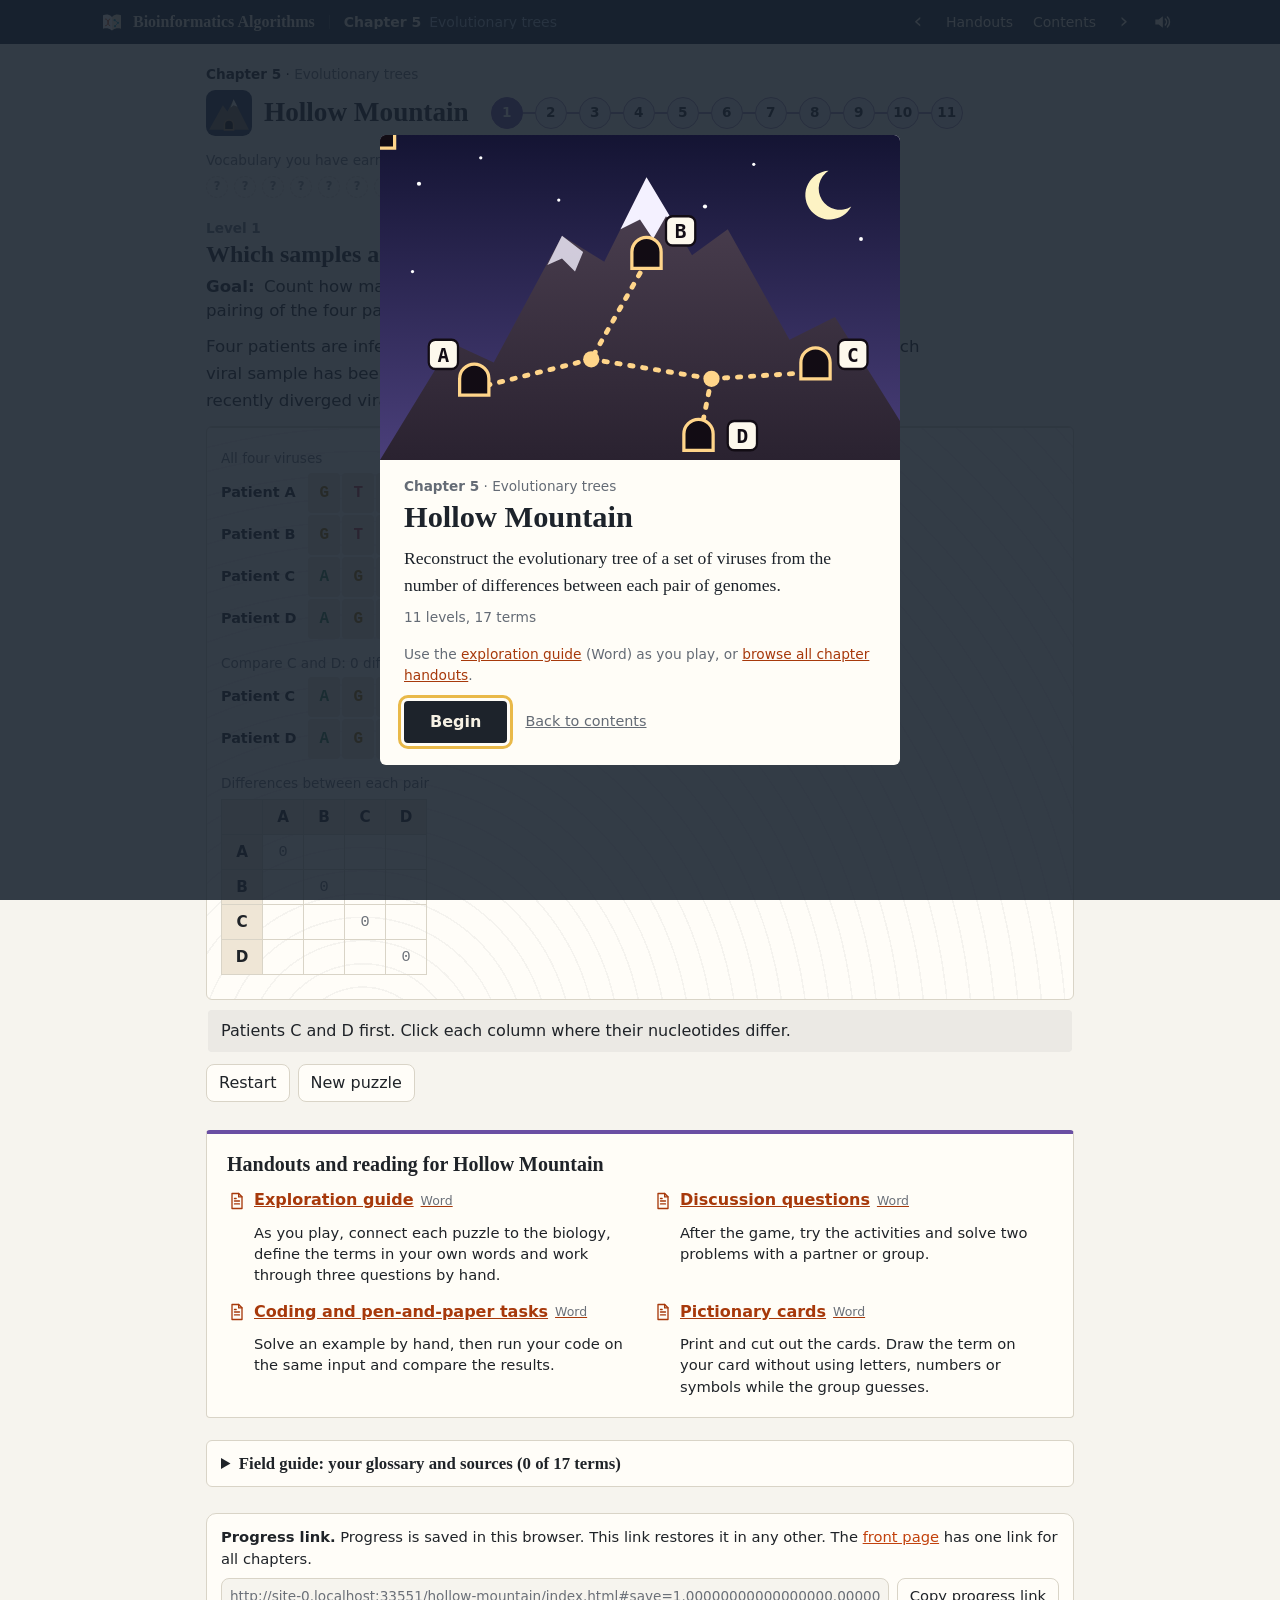
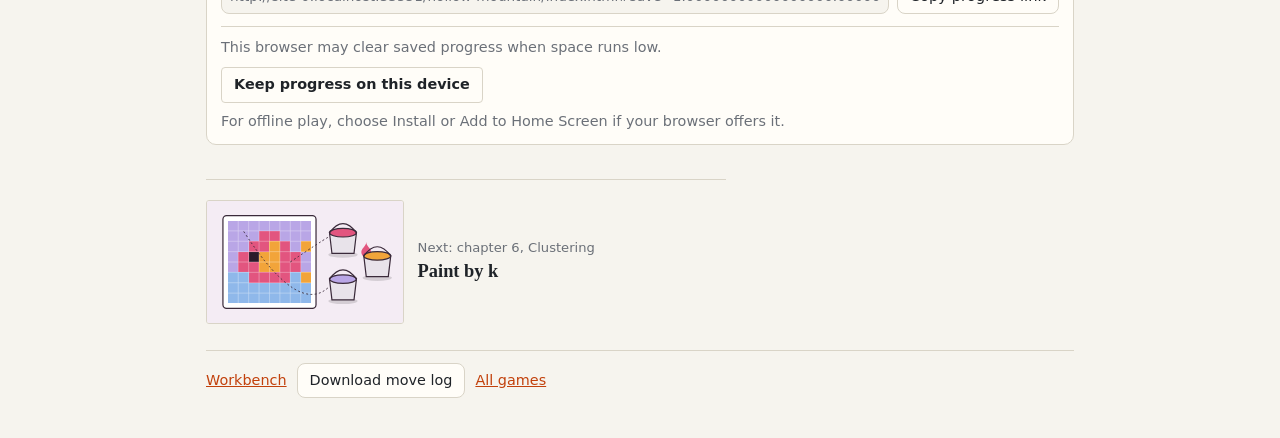
<file: hollow-mountain/index.html>
<!doctype html>
<html lang="en">
<head>
<meta charset="utf-8">
<meta name="viewport" content="width=device-width,initial-scale=1">
<title>Hollow Mountain</title>
<style>
:root{
  --bg:#f6f4ee; --panel:#fffdf8; --ink:#1f2328; --muted:#6b7078; --line:#d9d4c7;
  --accent:#c2410c; --accent-ink:#ffffff; --good:#2e7d4f; --warn:#b4541a; --chip:#efe6d6;
  --bad-bg:#ffd9d6; --bad-ink:#8a1010; --ok-bg:#d9f2e1; --ok-ink:#14532d; --hot:#fff1c7;
  /* the mountain is an illustration: one palette in both themes */
  --rope:#ff8a1f; --chalk:#f4ead0; --lamp:#ffd36b;
}
@media (prefers-color-scheme:dark){
  :root:not([data-theme="light"]){
    --bg:#15181c; --panel:#1d2126; --ink:#e8e6e1; --muted:#9aa0a8; --line:#343a42;
    --accent:#ff9b5e; --accent-ink:#2b1200; --good:#6fcf97; --warn:#f0a36b; --chip:#2a2620;
    --bad-bg:#5a1f1c; --bad-ink:#ffd2cc; --ok-bg:#1d4a2e; --ok-ink:#c9f5d7; --hot:#4a3f1c;
  }
}
:root[data-theme="dark"]{
  --bg:#15181c; --panel:#1d2126; --ink:#e8e6e1; --muted:#9aa0a8; --line:#343a42;
  --accent:#ff9b5e; --accent-ink:#2b1200; --good:#6fcf97; --warn:#f0a36b; --chip:#2a2620;
  --bad-bg:#5a1f1c; --bad-ink:#ffd2cc; --ok-bg:#1d4a2e; --ok-ink:#c9f5d7; --hot:#4a3f1c;
}
*{box-sizing:border-box}
html,body{overflow-x:hidden}
body{margin:0;background:var(--bg);color:var(--ink);font:16px/1.5 system-ui,-apple-system,"Segoe UI",sans-serif}
.wrap{max-width:900px;margin:0 auto;padding:20px 16px 40px}
header{display:flex;flex-wrap:wrap;align-items:center;gap:12px 20px;margin-bottom:8px}
h1{font-size:1.35rem;margin:0;display:flex;align-items:center;gap:8px}
h1 svg{width:40px;height:40px}
h1 a{color:inherit;text-decoration:none}
h2{font-size:1.1rem;margin:18px 0 4px}
p{margin:4px 0 12px}
.mono,.seq,.chart,svg text{font-family:ui-monospace,SFMono-Regular,Menlo,Consolas,monospace}
button{font:inherit;color:var(--ink);background:var(--panel);border:1px solid var(--line);border-radius:8px;padding:6px 12px;cursor:pointer}
button:hover:not(:disabled){border-color:var(--accent)}
button:disabled{opacity:.45;cursor:default}
button.primary{background:var(--accent);color:var(--accent-ink);border-color:var(--accent);font-weight:600}
button.advance{display:block;width:fit-content;max-width:100%;min-height:44px;margin-top:14px;padding:10px 18px;text-align:left}
a{color:var(--accent)}
.pips{display:flex;flex-wrap:wrap;gap:6px}
.pips button{width:32px;height:32px;padding:0;border-radius:50%}
.pips button.on{background:var(--ink);color:var(--bg);border-color:var(--ink)}
.vocabhead{font-size:.75rem;text-transform:uppercase;letter-spacing:.08em;color:var(--muted);margin-top:8px}
.badges{display:flex;flex-wrap:wrap;gap:6px;margin:4px 0;position:relative}
.badge{font-size:.8rem;border:1px dashed var(--line);color:var(--muted);border-radius:999px;padding:2px 10px}
.badge.got{border:1px solid var(--good);color:var(--good);font-weight:600}
.term{cursor:help;position:relative}
span.term:not(.badge){border-bottom:1px dotted currentColor;font-weight:600}
.tip{display:none;position:absolute;left:0;top:calc(100% + 6px);z-index:20;width:min(360px,84vw);padding:9px 11px;border-radius:8px;
  background:var(--ink);color:var(--bg);font:400 .82rem/1.45 system-ui,sans-serif;letter-spacing:0;text-transform:none;text-align:left;box-shadow:0 4px 14px rgba(0,0,0,.25)}
.tip b{display:block;margin-bottom:2px;color:inherit}
.term:hover>.tip,.term:focus>.tip{display:block}
.rule{display:inline-flex;align-items:center;gap:8px;font-size:.9rem;font-weight:600;padding:3px 12px;border-radius:999px;background:var(--chip);margin-bottom:8px}
.stage{border:1px solid var(--line);border-radius:12px;overflow:hidden;background:var(--panel)}
svg.cave{width:100%;height:auto;display:block;touch-action:manipulation;background:#26314f}
#work{padding:12px 14px 14px;border-top:1px solid var(--line)}
#work:empty{display:none}
.sub{font-size:.75rem;text-transform:uppercase;letter-spacing:.08em;color:var(--muted);margin:8px 0 2px}
.status{min-height:1.6em;margin:10px 2px 0;font-weight:500}
.status.warn{color:var(--warn)} .status.good{color:var(--good)}
.controls{display:flex;flex-wrap:wrap;gap:8px;align-items:center;margin-top:12px}
#skip:not([hidden]) + .controls{margin-top:20px;padding-top:14px;border-top:1px solid var(--line)}
/* sequences */
.seqscroll{overflow-x:auto;padding-bottom:4px}
.seqrow{display:flex;align-items:center;gap:8px;margin:2px 0;width:max-content}
.seqname{width:5.5em;flex:none;font-weight:700;font-size:.9rem}
.seq{display:flex;gap:2px}
.seq .b{width:2em;height:2.5em;display:inline-flex;align-items:center;justify-content:center;font-weight:700;border-radius:4px;background:var(--chip);padding:0;border:1px solid transparent}
button.b:hover{border-color:var(--accent)}
.seq .b.mark{background:var(--bad-bg);color:var(--bad-ink);border-color:var(--bad-ink)}
.seq .b.same{animation:nod .5s}
.seq .b.dim{opacity:.4}
.seq .b.new{box-shadow:inset 0 -3px 0 var(--accent)}
@keyframes nod{30%{transform:translateY(-4px)}60%{transform:translateY(2px)}}
.A{color:#2e7d4f} .C{color:#2b5fb3} .G{color:#9a6b00} .T{color:#b83a4b}
/* charts */
.chartwrap{overflow-x:auto;margin:6px 0 10px}
table.chart{border-collapse:collapse;font-size:.95rem}
.chart th,.chart td{border:1px solid var(--line);min-width:2.7em;height:2.3em;text-align:center;padding:0 4px}
.chart th{background:var(--chip);font-weight:700;font-family:system-ui,sans-serif;white-space:nowrap}
.chart td.diag{color:var(--muted)}
.chart td.hot{background:var(--hot)}
.chart td.newrow{box-shadow:inset 0 0 0 2px var(--accent)}
.chart td.bad{background:var(--bad-bg);color:var(--bad-ink)}
.chart td.ok{background:var(--ok-bg);color:var(--ok-ink)}
.chart td.pick{cursor:pointer}
.chart td.pick:hover,.chart td.pick:focus-visible{outline:2px solid var(--accent);outline-offset:-2px}
/* on a phone the column names wrap and the cells tighten, so a six-leaf chart fits without scrolling */
@media (max-width:480px){table.chart{font-size:.82rem}.chart tr:first-child th{white-space:normal;line-height:1.1;padding:2px}.chart th,.chart td{min-width:2.3em;padding:0 2px}}
.chart td.chosen{background:var(--accent);color:var(--accent-ink);font-weight:700}
.chart td small{display:block;font-size:.7rem;line-height:1;color:var(--muted)}
.chart td.bad small{color:inherit}
input.num{font:inherit;width:3.6em;padding:3px 4px;border:1px solid var(--line);border-radius:6px;background:var(--panel);color:var(--ink);text-align:center}
input.num.bad{border-color:var(--bad-ink);background:var(--bad-bg);color:var(--bad-ink);animation:nod .5s}
input.num:focus{outline:2px solid var(--accent);outline-offset:1px}
.fixed{font-weight:700;color:var(--good)}
.rows{display:grid;gap:6px;margin:6px 0 10px}
.rowline{display:flex;flex-wrap:wrap;align-items:center;gap:6px 8px;font-size:.95rem}
.rowline .lab{min-width:10em}
.choice{display:flex;flex-wrap:wrap;gap:8px;margin:8px 0}
.dig{display:flex;flex-wrap:wrap;align-items:center;gap:6px 10px;margin:8px 0;padding:10px 12px;border:1px dashed var(--line);border-radius:10px}
.dig select{font:inherit;color:var(--ink);background:var(--panel);border:1px solid var(--line);border-radius:6px;padding:3px 6px}
.handover{border-left:3px solid var(--accent);padding:4px 0 4px 12px;margin:10px 0}
.handover p{margin:4px 0}
.formula{font-family:ui-monospace,Menlo,monospace;font-size:.92rem;background:var(--chip);padding:2px 6px;border-radius:5px;white-space:nowrap}
.quads{display:grid;grid-template-columns:repeat(auto-fill,minmax(150px,1fr));gap:4px 10px;font-size:.85rem;margin:6px 0}
.quads .ok{color:var(--good)} .quads .no{color:var(--warn);font-weight:600}
.pairings{display:grid;grid-template-columns:repeat(auto-fit,minmax(170px,1fr));gap:10px;margin:8px 0}
.pairing{border:1px solid var(--line);border-radius:10px;padding:8px 10px}
.pairing svg{width:100%;height:auto;max-width:180px;display:block;margin:0 auto 4px}
.pairing .rowline{justify-content:center}
.side{display:grid;grid-template-columns:1fr 1fr;gap:10px}
.side>div{min-width:0}
.side svg{width:100%;height:auto;display:block;border-radius:8px}
.cap{font-size:.85rem;color:var(--muted);text-align:center;margin:2px 0 6px}
@media (max-width:560px){.side{grid-template-columns:1fr}.jlab{font-size:22px}}
.illus{display:inline-block;font-size:.75rem;font-weight:700;text-transform:uppercase;letter-spacing:.08em;color:var(--warn);border:1px solid var(--warn);border-radius:6px;padding:0 6px}
/* mountain artwork */
.m-rock{fill:url(#gRock)} .m-strata{fill:none;stroke:#5c4c3e;stroke-width:2;opacity:.5}
.m-snow{fill:#f3f1ea} .m-dark{fill:#16110d;opacity:.82} .m-lit{fill:#6b5643;opacity:.55}
.m-ground{fill:#3b4a2f} .m-pine{fill:#2c3a25}
.star{fill:#fff8dc}
.tn-rock{fill:none;stroke:#1b130d;stroke-width:15;stroke-linecap:round}
.tn-lit{fill:none;stroke:#d9a564;stroke-width:6;stroke-linecap:round}
.tn-chalk{fill:none;stroke:var(--chalk);stroke-width:3.2;stroke-linecap:round;stroke-dasharray:9 5}
.tn-sel{fill:none;stroke:var(--lamp);stroke-width:14;stroke-linecap:round;opacity:.55}
.tn-hit{fill:none;stroke:transparent;stroke-width:44;cursor:pointer}
.jhit{fill:transparent;stroke:var(--lamp);stroke-width:3;stroke-dasharray:5 5;cursor:pointer}
.jhit:hover,.jhit:focus-visible{outline:none;fill:rgba(255,211,107,.25)}
.tn-hit:focus-visible{outline:none;stroke:#fff;stroke-opacity:.4}
.tn-sub0{stroke:#ff8fb1} .tn-sub1{stroke:#7fd1ff} .tn-sub2{stroke:#b5f27a} .tn-sub3{stroke:#ffd36b}
.rope{fill:none;stroke:var(--rope);stroke-width:4;stroke-linecap:round;stroke-linejoin:round}
.rope.b{stroke:#61d4ff;stroke-dasharray:14 9}
.pairing .rope{stroke-width:9}
.rope.draw{stroke-dasharray:var(--len);stroke-dashoffset:var(--len);animation:ropein .9s ease-out forwards}
@keyframes ropein{to{stroke-dashoffset:0}}
.len{font-size:22px;font-weight:700;text-anchor:middle;dominant-baseline:central;fill:#2a1d12;pointer-events:none}
.lenbg{fill:#f4ead0;stroke:#8a6a4a;stroke-width:1.2}
.ent .door{fill:#120c08;stroke:#9c7a52;stroke-width:3}
.ent .lab{font-weight:800;text-anchor:middle;dominant-baseline:central;fill:#fff7e6;font-family:system-ui,sans-serif;pointer-events:none}
.labbg{fill:#16110d;fill-opacity:.82;stroke:#9c7a52;stroke-width:1.5}
.ent.sel .labbg,.ent.hot .labbg{stroke:var(--lamp);stroke-width:3}
.ent .ring{fill:none;stroke:transparent;stroke-width:4}
.ent.sel .ring{stroke:var(--lamp)} .ent.hot .ring{stroke:var(--rope)}
.ent.click{cursor:pointer}
.ent:focus-visible{outline:none} .ent:focus-visible .ring{stroke:#fff}
.jn{fill:#2a1d12;stroke:var(--chalk);stroke-width:2.5}
.jn.lit{stroke:#d9a564}
.jn.root{fill:#3a2414;stroke:var(--lamp);stroke-width:4}
.jlab{font-size:14px;font-weight:700;text-anchor:middle;dominant-baseline:central;fill:var(--chalk);pointer-events:none}
.ghost{opacity:.35}
.capsvg{font-size:18px;font-weight:700;fill:#fff7e6;paint-order:stroke;stroke:#16110d;stroke-width:4px;font-family:system-ui,sans-serif}
#surveyor{pointer-events:none}
.sv-skin{fill:#f0c9a0} .sv-coat{fill:#3c6e8f} .sv-hat{fill:#e8b13a} .sv-lamp{fill:#fff3b0}
.sv-beam{fill:#fff3b0;opacity:.25}
.sv-coil{fill:none;stroke:var(--rope);stroke-width:3}
/* reveals, sources, field guide */
.reveal{border:1px solid var(--good);border-radius:12px;padding:14px 16px;margin-top:14px;background:var(--panel)}
.reveal h3{margin:0 0 8px;font-size:1.05rem}
.called{margin:10px 0 4px;padding-left:12px;border-left:3px solid var(--good)}
.called p{margin:0}
.src{margin:4px 0 10px 15px;padding:8px 12px;border-radius:8px;background:var(--chip);font-size:.9rem}
.src .tag{display:block;font-size:.7rem;text-transform:uppercase;letter-spacing:.08em;color:var(--muted)}
.src a{font-weight:600}
.guide{margin-top:22px;border:1px solid var(--line);border-radius:12px;padding:10px 14px;background:var(--panel)}
.guide summary{cursor:pointer;font-weight:600}
.gentry{padding:8px 0;border-top:1px solid var(--line)}
.gentry h4{margin:0;font-size:1rem}
.gentry p{margin:2px 0;font-size:.92rem}
.gmeta{color:var(--muted);font-size:.9rem}
table.tt{border-collapse:collapse;font-size:.88rem;margin:8px 0}
.tt th,.tt td{border-bottom:1px solid var(--line);padding:3px 8px;text-align:left;vertical-align:top}
footer{margin-top:26px;padding-top:12px;border-top:1px solid var(--line);display:flex;flex-wrap:wrap;gap:10px;align-items:center;font-size:.9rem;color:var(--muted)}
footer input{font:inherit;width:9em;padding:5px 8px;border:1px solid var(--line);border-radius:8px;background:var(--panel);color:var(--ink)}
.bench textarea{width:100%;min-height:150px;font:14px/1.4 ui-monospace,Menlo,monospace;padding:8px;border:1px solid var(--line);border-radius:8px;background:var(--panel);color:var(--ink)}
.bench pre{font-size:.85rem;background:var(--chip);padding:8px;border-radius:8px;overflow-x:auto}
[hidden]{display:none!important}
@media (prefers-reduced-motion:reduce){*,*::before,*::after{animation:none!important;transition:none!important}.rope.draw{stroke-dashoffset:0}}
@media print{
  body{background:#fff;color:#000}
  .wrap>*:not(#guide){display:none!important}
  .guide{border:0;padding:0;margin:0}
  .guide summary,#printGuide{display:none}
  .guide a{color:#000}
}
.pips button.fin{position:relative;border-color:var(--good);box-shadow:inset 0 0 0 1px var(--good)}
.pips button.fin::after{content:'✓';position:absolute;top:-5px;right:-5px;width:14px;height:14px;border-radius:50%;background:var(--good);color:var(--bg);font-size:10px;line-height:14px;font-weight:700;text-align:center}
.linknote{display:flex;flex-wrap:wrap;gap:8px 12px;align-items:center;margin:10px 0 0;padding:8px 12px;border:1px solid var(--good);border-radius:8px;background:var(--panel);font-size:.92rem}
.savebar{margin-top:26px;padding:12px 14px;border:1px solid var(--line);border-radius:10px;background:var(--panel);font-size:.92rem}
.savebar p{margin:0 0 8px}
.savebar .saverow{display:flex;flex-wrap:wrap;gap:8px}
.savebar input{flex:1 1 16em;min-width:0;font:inherit;font-size:.85rem;padding:6px 8px;border:1px solid var(--line);border-radius:8px;background:var(--bg);color:var(--muted)}
.savebar .savenote{margin:8px 0 0;color:var(--muted)}
.savebar .savenote:empty{display:none}
.linknote[hidden]{display:none}
@media print{.savebar,.linknote{display:none}}
/* ambient life in the scenery; never needed to play */
@media (prefers-reduced-motion:no-preference){.star{animation:twinkle 3.4s ease-in-out infinite}.star:nth-of-type(3n){animation-delay:-1.2s}.star:nth-of-type(4n+1){animation-duration:4.6s;animation-delay:-2.3s}.star:nth-of-type(5n+2){animation-duration:2.4s}@keyframes twinkle{50%{opacity:.25}}}
.goal{margin:4px 0 8px;padding:6px 10px;border-left:4px solid var(--accent);max-width:70ch}
.goal b{margin-right:4px}
.goal:empty{display:none}
</style>
<link rel="icon" href="../book/favicon.svg" type="image/svg+xml">
<link rel="stylesheet" href="../book/book.css">
<link rel="manifest" href="../manifest.webmanifest">
<meta name="theme-color" content="#1d2a3a">
<link rel="apple-touch-icon" href="../book/icon-180.png">
</head>
<body>
<div class="wrap" id="app">
  <header>
    <h1><svg viewBox="0 0 60 60" aria-hidden="true"><rect width="60" height="60" rx="12" fill="#26314f"/><path d="M4,52 L22,20 L28,28 L36,12 L56,52Z" fill="#7b6a58"/><path d="M36,12 L41,22 L36,20 L32,23Z" fill="#f3f1ea"/><path d="M24,52 v-7 a6,6 0 0 1 12,0 v7z" fill="#120c08" stroke="#9c7a52" stroke-width="2"/></svg><a href="../" title="All games">Hollow Mountain</a></h1>
    <div class="pips" id="pips" aria-label="Levels"></div>
  </header>
  <p class="linknote" id="linkNote" role="status" hidden><span id="linkNoteText"></span> <button id="copyLinkTop" hidden>Copy progress link</button></p>
  <div class="vocabhead">Vocabulary you have earned <span style="text-transform:none;letter-spacing:0">(hover for the definition)</span></div>
  <div class="badges" id="badges"></div>

  <h2 id="title" tabindex="-1"></h2>
  <p id="goal" class="goal"></p>
  <p id="brief"></p>
  <div class="rule" id="rule"></div>

  <div class="stage">
    <svg class="cave" id="cave" viewBox="0 0 760 460" role="group" aria-label="The mountain">
      <defs>
        <!-- ===== ARTWORK: the mountain, drawn once and reused ===== -->
        <linearGradient id="gSky" x1="0" y1="0" x2="0" y2="1"><stop offset="0" stop-color="#1f2a48"/><stop offset=".7" stop-color="#46507a"/><stop offset="1" stop-color="#c98f6b"/></linearGradient>
        <linearGradient id="gRock" x1="0" y1="0" x2="0" y2="1"><stop offset="0" stop-color="#8d7a66"/><stop offset="1" stop-color="#4d3f33"/></linearGradient>
        <radialGradient id="gLamp"><stop offset="0" stop-color="#fff3b0" stop-opacity=".55"/><stop offset="1" stop-color="#fff3b0" stop-opacity="0"/></radialGradient>
        <clipPath id="clipM"><path id="mtnClip"/></clipPath>
        <g id="a-surveyor">
          <!-- the surveyor's kit: a lamp on a tripod and a coil of rope -->
          <path class="sv-beam" d="M6,-25 L40,-44 L40,-10Z"/>
          <path d="M0,-16L-9,9M0,-16L1,9M0,-16L10,9" stroke="#2a1d12" stroke-width="2.400" stroke-linecap="round"/>
          <path d="M-5,-2H6" stroke="#2a1d12" stroke-width="1.400"/>
          <rect class="sv-hat" x="-6" y="-32" width="12" height="16" rx="2" stroke="#7a5a10" stroke-width="1"/>
          <path d="M-7,-32H7L4,-36H-4Z" fill="#7a5a10"/><path d="M-3,-36a3,3.500 0 0 1 6,0" fill="none" stroke="#7a5a10" stroke-width="1.200"/>
          <circle class="sv-lamp" cx="5" cy="-25" r="3.400" stroke="#7a5a10" stroke-width="1"/>
          <circle class="sv-coil" cx="-9" cy="4" r="4.500"/><circle class="sv-coil" cx="-9" cy="4" r="2" style="stroke-width:1.500"/>
        </g>
      </defs>
      <rect width="760" height="460" fill="url(#gSky)"/>
      <g id="sky"></g>
      <path id="mtn" class="m-rock"/>
      <g clip-path="url(#clipM)"><g id="strata"></g><rect id="shade" width="760" height="460" class="m-dark"/></g>
      <path id="snow" class="m-snow"/>
      <rect y="440" width="760" height="20" class="m-ground"/>
      <g id="pines"></g>
      <g id="scene"></g>
      <g id="surveyor" visibility="hidden"><use href="#a-surveyor"/></g>
    </svg>
    <div id="work"></div>
  </div>

  <div class="status" id="status" role="status"></div>
  <button id="skip" class="primary advance" hidden></button>
  <div class="controls">
    <button id="walk" hidden>Walk it</button>
    <button id="undo">Undo</button>
    <button id="restart">Restart</button>
    <button id="fresh">New puzzle</button>
  </div>

  <div id="panel"></div>

  <details class="guide" id="guide">
    <summary>Field guide: your glossary and sources (<span id="gcount"></span>)</summary>
    <div id="guideBody"></div>
  </details>

  <div class="savebar" id="savebar">
    <p><b>Progress link.</b> Progress is saved in this browser. This link restores it in any other. The <a href="../#keep">front page</a> has one link for all chapters.</p>
    <div class="saverow"><input id="saveLink" readonly aria-label="Your progress link"><button id="copyLink">Copy progress link</button></div>
    <p class="savenote" id="saveNote" role="status"></p>
    <div data-bk-app></div>
  </div>
  <footer>
    <a href="?bench=1">Workbench</a>
    <button id="dl">Download move log</button>
    <a href="../">All games</a>
  </footer>
</div>
<script id="engine">
/* Pure puzzle logic: no DOM. A cave is {n, N, edges:[{a,b,w}]}: entrances are nodes 0..n-1, junctions are n..N-1. */
function hashStr(s){let h=2166136261>>>0;for(let i=0;i<s.length;i++){h^=s.charCodeAt(i);h=Math.imul(h,16777619);}return h>>>0;}
function rng(seed){let a=seed>>>0;return function(){a|=0;a=a+0x6D2B79F5|0;let t=Math.imul(a^a>>>15,1|a);t=t+Math.imul(t^t>>>7,61|t)^t;return((t^t>>>14)>>>0)/4294967296;};}
function shuffled(n,rand){const a=[...Array(n).keys()];for(let i=n-1;i>0;i--){const j=Math.floor(rand()*(i+1));[a[i],a[j]]=[a[j],a[i]];}return a;}
const ri=(rand,lo,hi)=>lo+Math.floor(rand()*(hi-lo+1));
const range=n=>[...Array(n).keys()];
const near=(a,b)=>Math.abs(a-b)<1e-9;
const whole=x=>Number.isInteger(x);
/* A generator that runs out of tries builds the puzzle for a key from its pool instead. TRIES.limit is for tests only. */
const TRIES={limit:null,strict:false},maxTries=n=>TRIES.limit===null?n:TRIES.limit;
function fallback(name,key,pool,make){
  if(TRIES.strict)throw new Error(name+' ran out of tries for '+key);
  TRIES.fell=(TRIES.fell||0)+1;
  const t=TRIES.limit;TRIES.strict=true;TRIES.limit=null;
  try{return make(pool[hashStr(key)%pool.length]);}finally{TRIES.strict=false;TRIES.limit=t;}
}
const F4=['fallback-0','fallback-1','fallback-2','fallback-3'],POOLS={makeViruses:F4,makeGrow:F4,makeClock:F4,makeFast:F4,makeJoin5:F4,makeSwap:F4};

function cloneT(t){const c={n:t.n,N:t.N,edges:t.edges.map(e=>({a:e.a,b:e.b,w:e.w}))};if(t.root!==undefined)c.root=t.root;if(t.H)c.H=t.H.slice();return c;}
function adjOf(t){const A=Array.from({length:t.N},()=>[]);t.edges.forEach((e,i)=>{A[e.a].push({v:e.b,w:e.w,i});A[e.b].push({v:e.a,w:e.w,i});});return A;}
function distFrom(t,s){const A=adjOf(t),d=Array(t.N).fill(null);d[s]=0;const st=[s];
  while(st.length){const u=st.pop();for(const x of A[u])if(d[x.v]===null){d[x.v]=d[u]+x.w;st.push(x.v);}}return d;}
/* the rope: distances between entrances (BA7A). Entrances not yet in the cave read null. */
function leafDist(t){return range(t.n).map(i=>{const d=distFrom(t,i);return range(t.n).map(j=>d[j]);});}
function presentLeaves(t){const s=new Set();t.edges.forEach(e=>{if(e.a<t.n)s.add(e.a);if(e.b<t.n)s.add(e.b);});return [...s].sort((a,b)=>a-b);}
function pathNodes(t,u,v){const A=adjOf(t),par=Array(t.N).fill(-1);par[u]=u;const q=[u];
  while(q.length){const x=q.shift();for(const y of A[x])if(par[y.v]<0){par[y.v]=x;q.push(y.v);}}
  if(par[v]<0)return null;const p=[v];while(p[0]!==u)p.unshift(par[p[0]]);return p;}
function edgeIndex(t,a,b){return t.edges.findIndex(e=>(e.a===a&&e.b===b)||(e.a===b&&e.b===a));}
function pathEdges(t,u,v){const p=pathNodes(t,u,v);return p?p.slice(1).map((x,i)=>edgeIndex(t,p[i],x)):[];}
function compact(t){const used=new Set();t.edges.forEach(e=>{used.add(e.a);used.add(e.b);});const map={};let k=t.n;
  [...used].filter(v=>v>=t.n).sort((a,b)=>a-b).forEach(v=>map[v]=k++);const f=v=>v<t.n?v:map[v];
  const c={n:t.n,N:k,edges:t.edges.map(e=>({a:f(e.a),b:f(e.b),w:e.w}))};if(t.root!==undefined)c.root=f(t.root);return c;}

/* The one building move: split tunnel ei at distance x from its end `from`, hang entrance `leaf` on a dead end of length L. */
function splitEdge(t,ei,x,from){const e=t.edges[ei],other=e.a===from?e.b:e.a,m=t.N++;
  t.edges.splice(ei,1,{a:from,b:m,w:x},{a:m,b:other,w:e.w-x});return m;}
function canHang(t,ei,x,from,L){const e=t.edges[ei];return !!e&&(e.a===from||e.b===from)&&whole(x)&&whole(L)&&x>0&&x<e.w&&L>0;}
function hang(t,ei,x,from,leaf,L){const c=cloneT(t),m=splitEdge(c,ei,x,from);c.edges.push({a:m,b:leaf,w:L});return c;}

/* LimbLength (BA7B) over the entrances `among` (default: all). */
function limbRows(D,j,among){among=(among||range(D.length)).filter(x=>x!==j);const rows=[];
  for(let a=0;a<among.length;a++)for(let b=a+1;b<among.length;b++){const i=among[a],k=among[b];rows.push({i,k,v:(D[i][j]+D[j][k]-D[i][k])/2});}
  return rows;}
function limbLength(D,j,among){return Math.min(...limbRows(D,j,among).map(r=>r.v));}

/* AdditivePhylogeny (BA7C). */
function additivePhylogeny(D0){
  const n=D0.length,t={n,N:n,edges:[]};
  function rec(D,m){
    if(m===2){t.edges.push({a:0,b:1,w:D[0][1]});return;}
    const j=m-1,L=limbLength(D,j,range(m)),Db=D.map(r=>r.slice());
    for(let i=0;i<j;i++){Db[i][j]-=L;Db[j][i]-=L;}
    let I=-1,K=-1;
    outer:for(let i=0;i<j;i++)for(let k=0;k<j;k++)if(i!==k&&near(Db[i][k],Db[i][j]+Db[j][k])){I=i;K=k;break outer;}
    if(I<0)throw new Error('not additive');
    const x=Db[I][j];rec(Db.slice(0,j).map(r=>r.slice(0,j)),m-1);
    const p=pathNodes(t,I,K);let acc=0,v=-1;
    for(let s=0;s<p.length-1;s++){const ei=edgeIndex(t,p[s],p[s+1]),w=t.edges[ei].w;
      if(near(acc,x)){v=p[s];break;}
      if(acc+w>x+1e-9){v=splitEdge(t,ei,x-acc,p[s]);break;}
      acc+=w;}
    if(v<0)v=p[p.length-1];
    t.edges.push({a:v,b:j,w:L});
  }
  rec(D0.map(r=>r.slice()),n);return t;
}

/* UPGMA (BA7D): join the two closest clusters under a junction at half their distance, average their rows. */
function upgma(D0){
  const n=D0.length,key=(a,b)=>a<b?a+','+b:b+','+a,dist=new Map();
  for(let i=0;i<n;i++)for(let j=i+1;j<n;j++)dist.set(key(i,j),D0[i][j]);
  let cl=range(n).map(i=>({id:i,size:1,h:0,members:[i]}));
  const t={n,N:n,edges:[],root:-1,H:Array(n).fill(0)},joins=[];let ties=false;
  while(cl.length>1){
    let best=Infinity,bi=-1,bj=-1,cnt=0;
    for(let a=0;a<cl.length;a++)for(let b=a+1;b<cl.length;b++){const d=dist.get(key(cl[a].id,cl[b].id));
      if(d<best-1e-9){best=d;bi=a;bj=b;cnt=1;}else if(near(d,best))cnt++;}
    if(cnt>1)ties=true;
    const A=cl[bi],B=cl[bj],m=t.N++,h=best/2;t.H[m]=h;
    t.edges.push({a:m,b:A.id,w:h-A.h},{a:m,b:B.id,w:h-B.h});
    const C={id:m,size:A.size+B.size,h,members:A.members.concat(B.members)},rest=cl.filter((_,i)=>i!==bi&&i!==bj),row={};
    rest.forEach(c=>{const v=(A.size*dist.get(key(A.id,c.id))+B.size*dist.get(key(B.id,c.id)))/C.size;dist.set(key(m,c.id),v);row[c.id]=v;});
    joins.push({a:A.id,b:B.id,node:m,d:best,h,row,members:C.members.slice(),rest:rest.map(c=>c.id)});
    cl=rest.concat([C]);
  }
  t.root=cl[0].id;return {tree:t,joins,ties};
}

/* Neighbor joining (BA7E). Each round is kept so the game can show it. */
function nj(D0,pairChoices=[]){
  const n=D0.length,t={n,N:n,edges:[]},rounds=[];let labels=range(n),D=D0.map(r=>r.slice()),ties=false;
  while(labels.length>2){
    const m=labels.length,total=D.map(r=>r.reduce((s,x)=>s+x,0));
    const Ds=D.map((r,i)=>r.map((x,j)=>i===j?0:(m-2)*x-total[i]-total[j]));
    let best=Infinity,bi=-1,bj=-1,mins=[];
    for(let i=0;i<m;i++)for(let j=i+1;j<m;j++){if(Ds[i][j]<best-1e-9){best=Ds[i][j];bi=i;bj=j;mins=[[i,j]];}else if(near(Ds[i][j],best))mins.push([i,j]);}
    /* With four entrances D*(i,j) = D*(k,l) always, so the smallest value sits on two complementary pairs, both neighbors.
       With three, every entry is equal. A tie is anything else. */
    const comp=mins.length===2&&!mins[1].some(x=>mins[0].includes(x)),tie=m>=5?mins.length>1:m===4?!comp:false;
    if(tie)ties=true;
    const choice=pairChoices[rounds.length];
    if(choice){
      const pair=mins.find(([i,j])=>choice.includes(labels[i])&&choice.includes(labels[j]));
      if(pair)[bi,bj]=pair;
    }
    const delta=(total[bi]-total[bj])/(m-2),li=(D[bi][bj]+delta)/2,lj=(D[bi][bj]-delta)/2,node=t.N++;
    t.edges.push({a:node,b:labels[bi],w:li},{a:node,b:labels[bj],w:lj});
    const keep=range(m).filter(k=>k!==bi&&k!==bj),merged=keep.map(k=>(D[k][bi]+D[k][bj]-D[bi][bj])/2);
    rounds.push({labels:labels.slice(),D:D.map(r=>r.slice()),total,Dstar:Ds,i:bi,j:bj,a:labels[bi],b:labels[bj],delta,li,lj,node,
      keep:keep.map(k=>labels[k]),merged,ties:tie,mins:mins.map(p=>[labels[p[0]],labels[p[1]]])});
    const ND=keep.map((k,x)=>keep.map(k2=>D[k][k2]).concat([merged[x]]));ND.push(merged.concat([0]));
    D=ND;labels=keep.map(k=>labels[k]).concat([node]);
  }
  t.edges.push({a:labels[0],b:labels[1],w:D[0][1]});
  return {tree:t,rounds,ties};
}

/* Shape: remove the root chamber (a junction with two tunnels) and any other two-tunnel junction. */
function unroot(t0){const u=cloneT(t0);delete u.root;delete u.H;
  for(let changed=true;changed;){changed=false;const A=adjOf(u);
    for(let v=u.n;v<u.N;v++)if(A[v].length===2){const [x,y]=A[v];u.edges=u.edges.filter((_,i)=>i!==x.i&&i!==y.i);u.edges.push({a:x.v,b:y.v,w:x.w+y.w});changed=true;break;}}
  return compact(u);}
/* The cave with only the entrances in `keep`: other entrances and their dead ends are filled in. */
function induced(t0,keep){const u=cloneT(t0);delete u.root;delete u.H;const K=new Set(keep);
  u.edges=u.edges.filter(e=>!((e.a<u.n&&!K.has(e.a))||(e.b<u.n&&!K.has(e.b))));
  for(let changed=true;changed;){changed=false;const A=adjOf(u);
    for(let v=u.n;v<u.N;v++){if(A[v].length===1){u.edges.splice(A[v][0].i,1);changed=true;break;}
      if(A[v].length===2){const [x,y]=A[v];u.edges=u.edges.filter((_,i)=>i!==x.i&&i!==y.i);u.edges.push({a:x.v,b:y.v,w:x.w+y.w});changed=true;break;}}}
  return compact(u);}
function splitsOf(t){const A=adjOf(t),out=new Set(),leaves=presentLeaves(t);
  t.edges.forEach(e=>{if(e.a<t.n||e.b<t.n)return;const seen=new Set([e.a,e.b]),st=[e.b],S=[];
    while(st.length){const u=st.pop();if(u<t.n)S.push(u);for(const y of A[u])if(!seen.has(y.v)){seen.add(y.v);st.push(y.v);}}
    const side=S.includes(leaves[0])?leaves.filter(x=>!S.includes(x)):S;out.add(side.sort((a,b)=>a-b).join(','));});
  return out;}
function sameShape(a,b){const A=splitsOf(unroot(a)),B=splitsOf(unroot(b));return A.size===B.size&&[...A].every(s=>B.has(s));}

/* Foursomes. Pairing 0 = ab|cd, 1 = ac|bd, 2 = ad|bc. */
function quads(n){const q=[];for(let a=0;a<n;a++)for(let b=a+1;b<n;b++)for(let c=b+1;c<n;c++)for(let d=c+1;d<n;d++)q.push([a,b,c,d]);return q;}
function fourSums(D,q){const [a,b,c,d]=q;return [D[a][b]+D[c][d],D[a][c]+D[b][d],D[a][d]+D[b][c]];}
/* four-point condition: the two largest of the three sums are equal. gap = largest - second largest. */
function fourPointGap(D,q){const s=fourSums(D,q).sort((x,y)=>y-x);return s[0]-s[1];}
function chartPairing(D,q){const s=fourSums(D,q),mn=Math.min(...s);return s.filter(x=>near(x,mn)).length===1?s.indexOf(mn):-1;}
function shapePairing(splits,q){const [a,b,c,d]=q;
  for(const s of splits){const S=new Set(s.split(',').map(Number)),inq=q.filter(x=>S.has(x));if(inq.length!==2)continue;
    const p=inq.includes(a)?inq:q.filter(x=>!S.has(x));const o=p.find(x=>x!==a);return o===b?0:o===c?1:2;}
  return -1;}
function quartetScore(t,D){const sp=splitsOf(unroot(t));return quads(D.length).filter(q=>{const c=chartPairing(D,q);return c>=0&&shapePairing(sp,q)===c;}).length;}
/* Nearest neighbor interchange: for each inner tunnel (u,v), swap one sub-cave of u with each sub-cave of v. */
function nniOptions(t){const A=adjOf(t),res=[];
  t.edges.forEach((e,ei)=>{if(e.a<t.n||e.b<t.n)return;const u=e.a,v=e.b,nu=A[u].filter(x=>x.v!==v),nv=A[v].filter(x=>x.v!==u);
    nv.forEach((Y,k)=>{const X=nu[1],c=cloneT(t),ex=c.edges[X.i],ey=c.edges[Y.i];
      if(ex.a===u)ex.a=v;else ex.b=v;if(ey.a===v)ey.a=u;else ey.b=u;
      res.push({edge:ei,k,tree:c,moved:[X.v,Y.v],stay:[nu[0].v,nv[1-k].v]});});});
  return res;}
function subLeaves(t,from,avoid){const A=adjOf(t),seen=new Set([avoid,from]),st=[from],S=[];
  while(st.length){const u=st.pop();if(u<t.n)S.push(u);for(const y of A[u])if(!seen.has(y.v)){seen.add(y.v);st.push(y.v);}}return S.sort((a,b)=>a-b);}
function sameMatrix(A,B){return A.length===B.length&&A.every((r,i)=>r.every((x,j)=>near(x,B[i][j])));}
function adjacencyList(t,dp){const A=adjOf(t),out=[];const f=x=>dp===undefined?String(x):x.toFixed(dp);
  for(let v=0;v<t.N;v++)A[v].forEach(y=>out.push(v+'->'+y.v+':'+f(y.w)));return out;}
function parseAdjacency(lines,n){const edges=[],seen=new Set();let N=n;
  lines.forEach(l=>{const m=l.trim().match(/^(\d+)->(\d+):([\d.]+)$/);if(!m)return;const a=+m[1],b=+m[2];N=Math.max(N,a+1,b+1);
    const k=Math.min(a,b)+','+Math.max(a,b);if(!seen.has(k)){seen.add(k);edges.push({a,b,w:+m[3]});}});return {n,N,edges};}

/* ---------- generators ---------- */
function randomTree(rand,n,lo,hi){const t={n,N:n+1,edges:[{a:0,b:n,w:0},{a:1,b:n,w:0},{a:2,b:n,w:0}]};
  for(let k=3;k<n;k++){const ei=Math.floor(rand()*t.edges.length),e=t.edges[ei],m=t.N++;
    t.edges.splice(ei,1,{a:e.a,b:m,w:0},{a:m,b:e.b,w:0});t.edges.push({a:m,b:k,w:0});}
  t.edges.forEach(e=>e.w=ri(rand,lo,hi));return t;}
function minPair(D){let best=Infinity,p=null,cnt=0;
  for(let i=0;i<D.length;i++)for(let j=i+1;j<D.length;j++){if(D[i][j]<best-1e-9){best=D[i][j];p=[i,j];cnt=1;}else if(near(D[i][j],best))cnt++;}
  return {pair:p,d:best,unique:cnt===1};}
function isCherry(t,i,j){const A=adjOf(t);return A[i][0].v===A[j][0].v;}
/* Where the formula says a new entrance hangs in the cave t: the smallest row (i,k), x = d(new,i) - L from i. */
function attachPoint(t,D,j){const among=presentLeaves(t),rows=limbRows(D,j,among),L=Math.min(...rows.map(r=>r.v)),r=rows.find(r=>near(r.v,L));
  const x=D[r.i][j]-L,p=pathNodes(t,r.i,r.k);let acc=0;
  for(let s=0;s<p.length-1;s++){const ei=edgeIndex(t,p[s],p[s+1]),w=t.edges[ei].w;
    if(near(acc,x))return {L,i:r.i,k:r.k,x,onNode:p[s]};
    if(acc+w>x+1e-9)return {L,i:r.i,k:r.k,x,ei,from:p[s],off:x-acc};acc+=w;}
  return {L,i:r.i,k:r.k,x,onNode:p[p.length-1]};}

/* Levels 1 and 6: four viruses. Columns 0-11 (level 1) change once each along one tunnel of a hidden cave
   ((s0,s1),(s2,s3)); columns 12-19 (level 6) add changes, one or two of them made twice, independently, in s0 and s2. */
function makeViruses(key){const rand=rng(hashStr(key+'|virus'));
  for(let t=0;t<maxTries(20000);t++){
    const s=shuffled(4,rand),root=range(20).map(()=>'ACGT'[ri(rand,0,3)]),seq=range(4).map(()=>root.slice());
    const alt=p=>{let c;do c='ACGT'[ri(rand,0,3)];while(c===root[p]);return c;};
    const groups=[[s[0]],[s[1]],[s[2]],[s[3]],[s[2],s[3]]],cnt=[ri(rand,1,2),ri(rand,1,2),ri(rand,1,2),ri(rand,1,2),ri(rand,3,5)];
    if(cnt.reduce((a,b)=>a+b,0)>12)continue;
    const cols=shuffled(12,rand);let ci=0;
    groups.forEach((g,gi)=>{for(let c=0;c<cnt[gi];c++){const p=cols[ci++],a=alt(p);g.forEach(v=>seq[v][p]=a);}});
    const extra=shuffled(8,rand).map(x=>x+12),twice=ri(rand,1,2);let ei=0;
    for(let h=0;h<twice;h++){const p=extra[ei++],a=alt(p);seq[s[0]][p]=a;seq[s[2]][p]=a;}
    const more=ri(rand,2,4);for(let h=0;h<more;h++){const p=extra[ei++],g=groups[ri(rand,0,4)],a=alt(p);g.forEach(v=>seq[v][p]=a);}
    const seqs=seq.map(x=>x.join('')),ham=(a,b,len)=>{let d=0;for(let i=0;i<len;i++)if(a[i]!==b[i])d++;return d;};
    const D1=range(4).map(i=>range(4).map(j=>ham(seqs[i],seqs[j],12))),D6=range(4).map(i=>range(4).map(j=>ham(seqs[i],seqs[j],20)));
    if(fourPointGap(D6,[0,1,2,3])<2)continue;
    const Y=additivePhylogeny(D6.slice(0,3).map(r=>r.slice(0,3)));
    if(Y.edges.some(e=>e.w<1))continue;
    const cave={n:4,N:Y.N+1,edges:Y.edges.map(e=>({a:e.a>=3?e.a+1:e.a,b:e.b>=3?e.b+1:e.b,w:e.w}))},at=attachPoint(cave,D6,3);
    if(at.onNode!==undefined||at.L<1||!whole(at.L)||!whole(at.x))continue;
    const sisters=[s[0],s[1]].sort(),across=[s[0],s[2]].sort();
    return {seqs,short:seqs.map(x=>x.slice(0,12)),D1,D6,pairs:[sisters,[s[2],s[3]].sort()],hand:[sisters,across],Y:cave,attach:at};
  }
  return fallback('makeViruses',key,POOLS.makeViruses,makeViruses);}

function makeLit(key){const rand=rng(hashStr(key+'|lit'));const t=randomTree(rand,4,1,9),D=leafDist(t);
  const A=adjOf(t),a=0,sis=range(4).find(j=>j!==0&&isCherry(t,0,j)),other=range(4).find(j=>j!==0&&j!==sis);
  return {tree:t,D,hand:[[0,sis],[0,other]]};}
function makeStar(key){const rand=rng(hashStr(key+'|star'));const t=randomTree(rand,3,1,9);return {tree:t,D:leafDist(t)};}
function makeGrow(key,n){const rand=rng(hashStr(key+'|grow'+n));
  for(let k=0;k<maxTries(5000);k++){const t=randomTree(rand,n,1,9),D=leafDist(t),start=n===4?induced(t,[0,1,2]):induced(t,[0,1]);
    let ok=true,cave=start;
    for(let j=presentLeaves(start).length;j<n;j++){const at=attachPoint(cave,D,j);
      if(at.onNode!==undefined||!whole(at.L)||!whole(at.x)||at.L<1){ok=false;break;}
      cave=hang(cave,at.ei,at.off,at.from,j,at.L);}
    if(!ok||!sameMatrix(leafDist(cave),D))continue;
    return {tree:t,D,start};}
  return fallback('makeGrow',key,POOLS.makeGrow,k=>makeGrow(k,n));}
function makeClock(key){const rand=rng(hashStr(key+'|clock'));
  for(let k=0;k<maxTries(20000);k++){let cl=range(4).map(i=>({id:i,h:0})),h=0,ok=true;const t={n:4,N:4,edges:[],root:-1,H:[0,0,0,0]};
    while(cl.length>1){const i=ri(rand,0,cl.length-1);let j;do j=ri(rand,0,cl.length-1);while(j===i);
      h+=ri(rand,1,4);const A=cl[i],B=cl[j],m=t.N++;t.H[m]=h;
      if(h-A.h>9||h-B.h>9)ok=false;
      t.edges.push({a:m,b:A.id,w:h-A.h},{a:m,b:B.id,w:h-B.h});cl=cl.filter((_,x)=>x!==i&&x!==j).concat([{id:m,h}]);}
    if(!ok)continue;t.root=cl[0].id;const D=leafDist(t),u=upgma(D);
    if(u.ties||!sameMatrix(leafDist(u.tree),D))continue;
    if(u.joins.some(J=>Object.values(J.row).some(v=>!whole(v)))||u.joins.some(J=>!whole(J.h)))continue;
    return {tree:t,D,up:u};}
  return fallback('makeClock',key,POOLS.makeClock,makeClock);}
function makeFast(key){const rand=rng(hashStr(key+'|fast'));
  for(let k=0;k<maxTries(50000);k++){const t=randomTree(rand,4,1,9),D=leafDist(t),mp=minPair(D);
    if(!mp.unique||isCherry(t,mp.pair[0],mp.pair[1]))continue;
    const u=upgma(D);if(u.ties||sameShape(u.tree,t))continue;
    const r=nj(D),r0=r.rounds[0];
    if(r.ties||r0.mins.some(p=>p[0]===mp.pair[0]&&p[1]===mp.pair[1]))continue;
    if(!sameMatrix(leafDist(r.tree),D))continue;
    return {tree:t,D,up:u,nj:r,closest:mp.pair};}
  return fallback('makeFast',key,POOLS.makeFast,makeFast);}
function makeJoin5(key){const rand=rng(hashStr(key+'|nj5'));
  for(let k=0;k<maxTries(50000);k++){const t=randomTree(rand,5,1,9),D=leafDist(t),r=nj(D);
    if(r.ties||!sameMatrix(leafDist(r.tree),D))continue;
    const r0=r.rounds[0];if(!whole(r0.li)||!whole(r0.lj)||r0.merged.some(x=>!whole(x)))continue;
    return {tree:t,D,nj:r};}
  return fallback('makeJoin5',key,POOLS.makeJoin5,makeJoin5);}
function makeSwap(key){const rand=rng(hashStr(key+'|swap'));
  for(let k=0;k<maxTries(100000);k++){const t=randomTree(rand,6,1,9),D=leafDist(t),u=upgma(D);
    if(u.ties)continue;const start=unroot(u.tree);if(sameShape(start,t))continue;
    const max=quads(6).length,opts=nniOptions(start),best=opts.filter(o=>quartetScore(o.tree,D)===max);
    if(best.length!==1||!sameShape(best[0].tree,t))continue;
    return {tree:t,D,start,max,score:quartetScore(start,D)};}
  return fallback('makeSwap',key,POOLS.makeSwap,makeSwap);}

/* Level 11: an illustrative chart (not measured data) with the shape reported by Guan 2003 and Li 2005. */
const SARS={names:['Human, Guangzhou','Human, Hong Kong','Civet, Guangdong','Bat, Hong Kong','Bat, Hubei','Bat, Guangxi'],
  short:['Human G','Human H','Civet','Bat HK','Bat Hb','Bat Gx'],
  tree:{n:6,N:10,edges:[{a:0,b:6,w:1},{a:1,b:6,w:2},{a:6,b:7,w:2},{a:2,b:7,w:3},{a:7,b:8,w:6},{a:3,b:8,w:5},{a:8,b:9,w:4},{a:4,b:9,w:7},{a:5,b:9,w:6}]}};
SARS.D=leafDist(SARS.tree);

function parseChart(text){const lines=String(text).split(/\n/).map(l=>l.trim()).filter(Boolean),names=[],rows=[];
  for(const l of lines){const parts=l.split(/[\s,;]+/).filter(Boolean);if(!parts.length)continue;
    if(/^-?[\d.]+$/.test(parts[0])){names.push(String.fromCharCode(65+names.length));rows.push(parts.map(Number));}
    else{names.push(parts[0]);rows.push(parts.slice(1).map(Number));}}
  const n=rows.length;
  if(n<3)return {error:'Paste at least three rows.'};
  if(rows.some(r=>r.length!==n||r.some(x=>!isFinite(x))))return {error:'Every row needs '+n+' numbers.'};
  if(rows.some((r,i)=>r[i]!==0||r.some((x,j)=>x!==rows[j][i]||x<0)))return {error:'The chart must be symmetric, with zeros on the diagonal and no negative entries.'};
  return {names,D:rows};}
function additiveCheck(D){return quads(D.length).every(q=>near(fourPointGap(D,q),0));}

if(typeof module!=='undefined')module.exports={hashStr,rng,shuffled,range,cloneT,adjOf,leafDist,presentLeaves,pathNodes,pathEdges,edgeIndex,
  splitEdge,canHang,hang,limbRows,limbLength,additivePhylogeny,upgma,nj,unroot,induced,splitsOf,sameShape,quads,fourSums,fourPointGap,
  chartPairing,shapePairing,quartetScore,nniOptions,subLeaves,sameMatrix,adjacencyList,parseAdjacency,randomTree,minPair,isCherry,attachPoint,
  makeViruses,makeLit,makeStar,makeGrow,makeClock,makeFast,makeJoin5,makeSwap,SARS,parseChart,additiveCheck,compact,TRIES,POOLS};
</script>
<script id="ui">
(function(){
const KEY='hollowmountain:v1',W=760,H=460;
const $=s=>document.querySelector(s);
const esc=s=>String(s).replace(/[&<>"']/g,c=>({'&':'&amp;','<':'&lt;','>':'&gt;','"':'&quot;',"'":'&#39;'}[c]));
const plural=(n,w)=>n+' '+w+(n===1?'':'s');
const f1=x=>(Math.round(x*10)/10).toFixed(1);
const fmt=x=>x===null||x===undefined?'':Number.isInteger(x)?String(x):(Math.round(x*100)/100).toString();
const LET='ABCDEF';
const reduced=()=>{try{return matchMedia('(prefers-reduced-motion: reduce)').matches;}catch(e){return true;}};

const LEVELS=[
  {id:1,mode:'count',goal:'Count how many nucleotides differ between pairs of samples, then pick the pairing of the four patients that puts the closest samples together.',title:'Which samples are closest?',
   brief:'Four patients are infected with the same virus, and a short genomic region from each viral sample has been sequenced. Mutations accumulate during replication, so recently diverged viral sequences generally differ at fewer nucleotide positions.'},
  {id:2,mode:'lit',goal:'Stretch the rope between every pair of entrances to fill in the chart, then count the entrances, junctions and tunnels.',title:'The mountain, lights on',
   brief:'With the lamps lit, you can see the only path between any two entrances. Choose two entrances to stretch a rope along that path and measure its length.'},
  {id:3,mode:'y',goal:'Work out the length of each of the three tunnels from the rope readings, type them in, and walk the map to check it.',title:'Lights out',
   brief:'The lamps are out, and you have only the rope readings between three entrances. With three entrances and no loops, the inside can only be one internal node with a tunnel to each leaf. Work out the length of each tunnel, type the three lengths, then walk the map to compare it with the ropes.'},
  {id:4,mode:'grow',n:4,goal:'Work out how long D’s limb is and which tunnel it branches off, then click that tunnel to dig D in.',title:'A fourth entrance',
   brief:'The three-leaf map is already checked. A fourth leaf, D, has been found, and the surveyor has roped it to the other three. D’s limb branches off a tunnel the map already has. Work out the limb’s length and where it branches off, then click that tunnel to dig D in.'},
  {id:5,mode:'grow',n:5,goal:'Dig in C, D and E one at a time until every rope reading agrees with the map.',title:'Rebuild the mountain',
   brief:'This mountain has five leaves, and you have only the chart. Start from the single tunnel between A and B, and dig in C, D and E one at a time with the same move. A limb calculator now does the arithmetic you did by hand.'},
  {id:6,mode:'lie',goal:'Dig D into the map the way you did in level 4. If it will not fit, use the rope sums to show why.',title:'A rope that lies',
   brief:'Longer viral sequences from level 1’s four patients: twenty nucleotides each. The surveyor counted the differences and made a chart. Map it the way you did in level 4.'},
  {id:7,mode:'clock',goal:'Rebuild the mountain from the miners’ account, one junction at a time, until the last two groups meet in the first chamber.',title:'Dug at a steady rate',
   brief:'According to the miners, the first crew dug outward from one chamber at a steady rate, splitting into two crews at each junction, until every crew broke through to the surface. Every leaf is therefore the same distance from that first chamber. Rebuild this mountain from that account.'},
  {id:8,mode:'fast',goal:'Walk the map that joining the closest pair builds and see where it fails. Then do one round of the discounted method: row totals, the discounted chart, its smallest entry and the two limbs.',title:'The fast tunnel',
   brief:'A chart from a mountain where one crew dug much faster than the others. Try the level 7 method on it first.'},
  {id:9,mode:'join5',goal:'Do the first round of the discounted method for five leaves. Click the smallest entry of the discounted chart, then work out the two limbs and the merged row.',title:'Join and repeat',
   brief:'Perform the first round of neighbor joining for five leaves. The calculator gives you the row totals and the discounted chart, and the game completes the later rounds.'},
  {id:10,mode:'swap',goal:'Raise the score to its maximum. Click an inner tunnel and choose one of the other two ways to hang its four groups.',title:'One swap',
   brief:'Closest-pair joining built this map for a chart with a fast lineage. It is close but not correct. The score counts the foursomes of leaves that the map pairs the way the chart’s four-point test pairs them. Click an inner tunnel (internal nodes at both ends) to see the four groups hanging off it, and the two other ways to hang them.'},
  {id:11,mode:'final',goal:'Join the viruses round by round with the discounted method. Then click the junction that stands for the common ancestor of the human and civet viruses.',title:'Whose virus?',
   brief:'Use neighbor joining to reconstruct a tree of SARS-related coronaviruses sampled from people, palm civets and bats.'}
];

/* Primary sources. Each line was written from the record that was opened (see the report). */
const SRC={
  zuck:{cite:'Zuckerkandl & Pauling, 1965',title:'Evolutionary divergence and convergence in proteins',where:'In Evolving Genes and Proteins (Academic Press), 97–166',
    url:'https://doi.org/10.1016/B978-1-4832-2734-4.50017-6',
    look:'A long chapter in a 1965 symposium volume on how proteins drift apart, and sometimes together, as lineages evolve. Compare it with the steady-digging story. What must be true of the rate for the story to hold?'},
  buneman:{cite:'Buneman, 1974',title:'A note on the metric properties of trees',where:'Journal of Combinatorial Theory, Series B 17, 48–50',
    url:'https://doi.org/10.1016/0095-8956(74)90047-1',
    look:'A three-page note on which tables of distances a tree can produce. Look for a test that needs only four points at a time.'},
  saitou:{cite:'Saitou & Nei, 1987',title:'The neighbor-joining method: a new method for reconstructing phylogenetic trees',where:'Molecular Biology and Evolution 4, 406–425',
    url:'https://doi.org/10.1093/oxfordjournals.molbev.a040454',
    look:'The abstract describes starting from a star and joining, at each stage, the pair of neighbors that keeps the total branch length smallest, and reports simulations in which it found the right tree more often than UPGMA and four other methods. The paper argues for the method; the proof that it always finds neighbors came later.'},
  guan:{cite:'Guan et al., 2003',title:'Isolation and characterization of viruses related to the SARS coronavirus from animals in southern China',where:'Science 302, 276–278',
    url:'https://doi.org/10.1126/science.1087139',
    look:'Viruses very like the human SARS virus were isolated from Himalayan palm civets at a live-animal market in Guangdong, and people working at the market showed signs of infection. The authors leave the natural reservoir open.'},
  li:{cite:'Li et al., 2005',title:'Bats are natural reservoirs of SARS-like coronaviruses',where:'Science 310, 676–679',
    url:'https://doi.org/10.1126/science.1118391',
    look:'Bats carry SARS-like coronaviruses that are more varied than the human and civet viruses, and the human and civet viruses fall inside the bat viruses’ tree.'}
};

/* Vocabulary in the order it is earned. */
const VOCAB=[
  {id:'dmat',name:'Distance matrix',code:'BA7A',def:'A square table of distances between pairs of objects. The distance matrices in this game are symmetric, with zero on the diagonal. For a metric distance, going from i to k via j is at least as far as going directly from i to k.'},
  {id:'tree',name:'Tree',def:'A connected graph with no cycles. There is exactly one path between any two nodes, and a tree with N nodes has N − 1 edges.'},
  {id:'leaf',name:'Leaf',def:'A node of degree 1 in a tree. In an evolutionary tree, leaves represent the sampled organisms or sequences.'},
  {id:'inode',name:'Internal node',def:'A node of degree greater than 1 in a tree. In a rooted evolutionary tree, a branching node represents a common ancestor of its descendants.'},
  {id:'blen',name:'Branch length',code:'BA7A',def:'The weight of an edge of a tree, measuring the amount of change along that lineage. The distance between two leaves is the sum of the branch lengths on the path between them.'},
  {id:'limb',name:'Limb length',code:'BA7B',def:'The length of the edge from a leaf j to its parent. For an additive matrix it is the smallest value of (D(i, j) + D(j, k) − D(i, k)) / 2 over all pairs of other leaves i and k (the Limb Length Theorem).'},
  {id:'additive',name:'Additive matrix',def:'A distance matrix that some weighted tree fits exactly: the length of the path between every pair of leaves equals their entry in the matrix.'},
  {id:'addphylo',name:'Additive phylogeny',code:'BA7C',def:'AdditivePhylogeny builds the tree of an additive matrix one leaf at a time: compute the leaf’s limb length, find the point on the path from i to k where its limb attaches, split the edge there and hang the limb.'},
  {id:'fourpoint',name:'Four-point condition',src:'buneman',def:'For any four leaves i, j, k, l, of the three sums D(i,j)+D(k,l), D(i,k)+D(j,l) and D(i,l)+D(j,k), the two largest are equal. A distance matrix is additive exactly when every foursome meets it.'},
  {id:'rooted',name:'Rooted tree',def:'A tree with one node, the root, singled out as the common ancestor of every leaf. Its edges are read as pointing away from the root, forward in time.'},
  {id:'clock',name:'Molecular clock',src:'zuck',def:'The hypothesis that sequences change at a constant rate, so every leaf is the same distance from the root. A tree with that property is called ultrametric.'},
  {id:'upgma',name:'UPGMA',code:'BA7D',def:'Unweighted Pair Group Method with Arithmetic Mean: join the two closest clusters under a new node at half their distance, set the new cluster’s distance to every other cluster to the average over their members, and repeat. It builds a rooted, ultrametric tree.'},
  {id:'unrooted',name:'Unrooted tree',def:'A tree with no root. It shows how lineages are related, but not where their common ancestor lies or which way time runs.'},
  {id:'neighbors',name:'Neighbors',def:'Two leaves that share the same parent node.'},
  {id:'njm',name:'Neighbor-joining matrix',def:'D*(i, j) = (n − 2) · D(i, j) − TotalDistance(i) − TotalDistance(j) for i ≠ j, and 0 on the diagonal, where TotalDistance(i) is the sum of row i of D. For an additive matrix, its smallest entry is a pair of neighbors.'},
  {id:'nj',name:'Neighbor joining',src:'saitou',code:'BA7E',def:'Find the smallest entry D*(i, j); join i and j under a new node m with limb lengths (D(i, j) + Δ)/2 and (D(i, j) − Δ)/2, where Δ = (TotalDistance(i) − TotalDistance(j)) / (n − 2); replace i and j by m with D(k, m) = (D(k, i) + D(k, j) − D(i, j)) / 2; repeat. It rebuilds the tree of an additive matrix exactly.'},
  {id:'nni',name:'Nearest neighbor interchange',def:'In a binary tree, four subtrees meet at the ends of each internal edge. If W and X meet at one end and Y and Z at the other (WX|YZ), a nearest neighbor interchange swaps two subtrees across the edge to give WY|XZ or WZ|XY.'}
];
const DEF={};VOCAB.forEach(v=>DEF[v.id]=v);
function term(id,label){return '<span class="term" tabindex="0">'+label+'<span class="tip" role="tooltip"><b>'+DEF[id].name+'</b>'+DEF[id].def+'</span></span>';}
/* The translate table, shown in the field guide row by row as its terms are earned. */
const TRANSLATE=[
  ['an entrance','leaf','a present-day species or virus',['leaf']],
  ['a junction inside','internal node','an ancestor',['inode']],
  ['a tunnel and its length','edge (branch) and its weight','the amount of change along a lineage',['blen']],
  ['the whole cave','tree','an evolutionary tree (phylogeny)',['tree']],
  ['the rope’s reading; the chart','distance; distance matrix','how different two sequences are',['dmat']],
  ['the dead-end tunnel from an entrance to its first junction','limb; limb length','—',['limb']],
  ['a chart that some cave fits exactly','additive matrix','—',['additive']],
  ['split a tunnel and hang an entrance','the step of AdditivePhylogeny','—',['addphylo']],
  ['the first chamber; steady digging','root; molecular clock','the common ancestor; a constant rate of change',['rooted','clock']],
  ['join the two closest and average','UPGMA','—',['upgma']],
  ['an entrance’s total distance to all the others','TotalDistance','—',['njm']],
  ['the discounted chart','neighbor-joining matrix D*','—',['njm']],
  ['two entrances that share a junction','neighbors','sister lineages',['neighbors']],
  ['re-hanging two sub-caves across one tunnel','nearest neighbor interchange','—',['nni']]
];

/* ---------- saved state ---------- */
const params=new URLSearchParams(location.search),urlSeed=params.get('seed');
const requestedLevel=Number(params.get('level'));
const previewLevel=Number.isInteger(requestedLevel)&&requestedLevel>=1&&requestedLevel<=LEVELS.length?requestedLevel:0;
const BENCH=params.get('bench')==='1';
function load(){try{return JSON.parse(localStorage.getItem(KEY))||{};}catch(e){return {};}}
function save(){if(previewLevel||BENCH)return;if(S&&S.done)S.link=encodeProgress(S);try{localStorage.setItem(KEY,JSON.stringify(S));}catch(e){}writeLink();}
function freshState(seed){return {seed,unlocked:1,done:[],badges:[],earnedAt:{},variants:{},log:[]};}
/* First-load puzzle codes. The tests play every level of each one. */
const CODES='TF8ATK 7VJFZS QCTNJ5 72BVMF QTW7PB DAP2TA RP6N55 H3LB6B ZZYUK9 RFB9KZ X763RL QB58HL JP4NPE 2TJWN5 5Y7N9Q 6Q46GF J8RSKU 2RXYBY 6XWM6Z C26MTJ UU9Y47 YPSNX4 VXVLHC YCQ3S7 K2KCQ3 SYRR3Y DZSGQ4 RY5LXK 2Z2CW3 7V7DYQ D6R9R6 LVJ422 WBR6C7 5LCDL6 3KAM2Z J7627H 3C7B4J TALT25 Y2CMZS UUPQF9 L2NU2N BXCYV9 T8B9GC F7C3J3 9M3WPM 6DPE2Z SWURYK ALFWV6 G5XGKG ENNTG9'.split(' ');
function randomCode(){return CODES[Math.floor(Math.random()*CODES.length)];}
/* ---------- progress link ----------
   Every level is open; only the vocabulary is earned. The progress link is this page's address plus
   #save=1.<terms>.<levels>.<check>.<puzzle code>; opening it restores the earned terms and finished levels in any browser.
   The page's own address stays clean, so that sharing the address of the game never hands over someone's progress.
   <terms> has one character per VOCAB entry, in VOCAB order: 0 for not earned, otherwise the level it was earned in (base 36).
   <levels> has one 0 or 1 per level. Old links depend on those orders: add new terms and levels at the end. */
const TRANSIENT=!!(previewLevel||BENCH||params.get('bench'));
function linkCheck(body){const s=KEY+'|'+body;let h=2166136261>>>0;for(let i=0;i<s.length;i++){h^=s.charCodeAt(i);h=Math.imul(h,16777619);}return (h>>>0).toString(36);}
function encodeProgress(st){
  const body='1.'+VOCAB.map(v=>st.badges.includes(v.id)?Math.min(35,Math.max(1,st.earnedAt[v.id]|0)).toString(36):'0').join('')+
    '.'+LEVELS.map(l=>st.done.includes(l.id)?'1':'0').join('');
  return body+'.'+linkCheck(body+'.'+st.seed)+'.'+encodeURIComponent(st.seed);
}
function decodeProgress(text){
  const m=/^1\.([0-9a-z]+)\.([01]+)\.([0-9a-z]+)\.(.+)$/.exec(text||'');
  if(!m||m[1].length>VOCAB.length||m[2].length>LEVELS.length)return null;
  let seed;try{seed=decodeURIComponent(m[4]);}catch(e){return null;}
  if(linkCheck('1.'+m[1]+'.'+m[2]+'.'+seed)!==m[3])return null;
  const earnedAt={},done=[];
  for(let i=0;i<m[1].length;i++){const l=parseInt(m[1][i],36);if(l>LEVELS.length)return null;if(l)earnedAt[VOCAB[i].id]=l;}
  for(let i=0;i<m[2].length;i++)if(m[2][i]==='1')done.push(LEVELS[i].id);
  return {seed,earnedAt,done};
}
/* saves from before every level was open have no list of finished levels: rebuild it */
function withDone(st){
  if(!Array.isArray(st.badges))st.badges=[];
  if(!st.earnedAt)st.earnedAt={};
  if(!Array.isArray(st.log))st.log=[];
  if(!Array.isArray(st.done)){
    st.done=[];
    for(let i=1;i<(st.unlocked||1)&&i<=LEVELS.length;i++)st.done.push(i);
    st.log.forEach(e=>{if(e&&e.ev==='complete'&&e.lvl>=1&&e.lvl<=LEVELS.length&&!st.done.includes(e.lvl))st.done.push(e.lvl);});
    st.done.sort((a,b)=>a-b);
  }
  return st;
}
/* add a link's terms and levels to a save; nothing is ever taken away */
function absorb(st,p){
  const terms=[],levels=[];
  VOCAB.forEach(v=>{if(p.earnedAt[v.id]&&!st.badges.includes(v.id)){st.badges.push(v.id);st.earnedAt[v.id]=p.earnedAt[v.id];terms.push(v.id);}});
  p.done.forEach(id=>{if(!st.done.includes(id)){st.done.push(id);levels.push(id);}});
  st.done.sort((a,b)=>a-b);
  if(st.done.length)st.unlocked=Math.max(st.unlocked||1,Math.min(LEVELS.length,st.done[st.done.length-1]+1));
  return {terms,levels};
}
function markDone(){if(!S.done.includes(cur.L.id)){S.done.push(cur.L.id);S.done.sort((a,b)=>a-b);}}
const linkText=TRANSIENT?'':((String(location.hash||'').match(/^#save=(.+)$/)||[])[1]||'');
let linkNote='',lastLink=null,linkLive=false;
function progressLink(){
  const q=new URLSearchParams(location.search);q.delete('seed');const qs=q.toString();
  return location.pathname+(qs?'?'+qs:'')+'#save='+encodeProgress(S);
}
function writeLink(){
  if(TRANSIENT||!S||!S.done)return;
  const rel=progressLink();if(rel===lastLink)return;lastLink=rel;
  const box=$('#saveLink');if(box)box.value=(location.origin||'')+rel;
  if(linkLive)topNote('Your progress link has changed. Copy it again before you leave.',true);
}
function topNote(text,withButton){$('#linkNoteText').textContent=text;$('#copyLinkTop').hidden=!withButton;$('#linkNote').hidden=false;}
/* where to pick up: the first level not yet finished */
function resumeLevel(){const l=LEVELS.find(l=>!S.done.includes(l.id));return l?l.id:LEVELS.length;}
function useLink(){
  if(TRANSIENT||!linkText)return;
  const p=decodeProgress(linkText);
  if(!p){linkNote='That progress link is incomplete or was altered, so nothing was restored. Copy the whole link and open it again.';return;}
  if(p.seed!==S.seed){
    const mine=S.badges.length+S.done.length;
    if(!mine||typeof confirm!=='function'||confirm('This link carries progress for puzzle code '+p.seed+' ('+Object.keys(p.earnedAt).length+' terms).\n\nThis browser already has progress for puzzle code '+S.seed+' ('+S.badges.length+' terms).\n\nOK: switch to the link. This browser’s progress for '+S.seed+' is replaced.\nCancel: keep this browser’s progress.'))S=withDone(freshState(p.seed));
    else{linkNote='Kept the progress saved in this browser (puzzle code '+S.seed+'). The link you opened was for puzzle code '+p.seed+'.';return;}
  }
  const got=absorb(S,p);
  if(got.terms.length||got.levels.length){
    S.log.push({t:Date.now(),lvl:0,variant:0,ev:'restore',terms:got.terms,levels:got.levels});
    linkNote='Restored from your progress link: '+got.terms.length+' vocabulary term'+(got.terms.length===1?'':'s')+' and '+got.levels.length+' finished level'+(got.levels.length===1?'':'s')+'.';
  }
}
let S=previewLevel||BENCH?freshState(urlSeed||randomCode()):load();
if(urlSeed&&urlSeed!==S.seed)S=freshState(urlSeed);
if(!S.seed)S=freshState(randomCode());
withDone(S);
useLink();
save();

let cur=null;
function log(ev,data){
  S.log.push(Object.assign({t:Date.now(),lvl:cur?cur.L.id:0,variant:cur?cur.variant:0,ev},data||{}));
  if(S.log.length>8000)S.log.splice(0,S.log.length-8000);
  save();
}
function say(text,kind){cur.msg={text,kind:kind||''};}
const knows=id=>S.badges.includes(id);
const keyFor=id=>S.seed+'|'+id+'|'+(S.variants[id]||0);

/* ---------- the mountain: drawn once ---------- */
const O={x:380,y:478},RS=372;
function polar(r,a){const t=a*Math.PI/180;return {x:O.x+r*Math.cos(t),y:O.y-r*Math.sin(t)};}
const P=p=>f1(p.x)+','+f1(p.y);
(function drawMountain(){
  const rand=rng(7),pts=[];
  for(let a=184;a>=-4;a-=4){const bump=a>70&&a<112?34*Math.cos((a-92)*Math.PI/44):0,jag=(a%8?10:-4)+rand()*10;
    pts.push(polar(RS+16+jag+bump,a));}
  const d='M-10,470 L'+pts.map(P).join(' L')+' L770,470 Z';
  $('#mtn').setAttribute('d',d);$('#mtnClip').setAttribute('d',d);
  const snow=pts.filter((_,i)=>{const a=184-4*i;return a>=84&&a<=100;});
  const low=snow.slice().reverse().map((q,i,arr)=>{const a=84+4*i,r=Math.hypot(q.x-O.x,q.y-O.y)-(i===0||i===arr.length-1?2:i%2?16:30);return polar(r,a);});
  $('#snow').setAttribute('d','M'+snow.map(P).join(' L')+' L'+low.map(P).join(' L')+'Z');
  let st='';[300,228,156].forEach((r,i)=>{st+='<path class="m-strata" d="M'+P(polar(r,190))+' A'+r+','+r+' 0 0 1 '+P(polar(r,-10))+'" stroke-dasharray="'+(18+i*6)+' '+(10+i*4)+'"/>';});
  $('#strata').innerHTML=st;
  let sky='';for(let i=0;i<34;i++){const x=rand()*W,y=rand()*150,inside=Math.hypot(x-O.x,y-O.y)<RS+60;if(!inside)sky+='<circle class="star" cx="'+f1(x)+'" cy="'+f1(y)+'" r="'+f1(.6+rand()*1.3)+'"/>';}
  sky+='<circle cx="690" cy="58" r="18" fill="#f6efd6"/><circle cx="698" cy="52" r="16" fill="#2b3557"/>';
  $('#sky').innerHTML=sky;
  let pine='';[[18,444],[44,446],[716,445],[742,443]].forEach(([x,y])=>{pine+='<path class="m-pine" d="M'+x+','+(y-30)+' l12,22 h-6 l10,12 h-32 l10,-12 h-6z"/>';});
  $('#pines').innerHTML=pine;
})();

/* ---------- laying out a cave ----------
   Leaves sit on the mountain's surface in the order a walk around the cave meets them; internal nodes sit inside,
   under the leaves they lead to. opt.root: a rooted cave, internal nodes placed by depth (opt.H). opt.order: fixed leaf order. */
function caveLayout(t,opt){
  opt=opt||{};const A=adjOf(t),leaves=presentLeaves(t),pos=Array(t.N).fill(null);
  const lo=32,hi=148,ang=(i,k)=>k===1?90:hi-i*(hi-lo)/(k-1);
  const internal=range(t.N).filter(v=>v>=t.n&&A[v].length);
  if(!internal.length){leaves.forEach((v,i)=>pos[v]=polar(RS,ang(i,leaves.length)));pos.angles={};leaves.forEach((v,i)=>pos.angles[v]=ang(i,leaves.length));return pos;}
  let c=opt.root;
  if(c===undefined){let best=Infinity;internal.forEach(v=>{const d=hopDepth(A,v),m=Math.max(...leaves.map(l=>d[l]));if(m<best-1e-9||(m===best&&v<c)){best=m;c=v;}});}
  const order=[],par={},depth={};
  (function dfs(v,p,d){par[v]=p;depth[v]=d;const kids=A[v].filter(x=>x.v!==p).map(x=>x.v);
    if(v<t.n){order.push(v);return;}
    const rank=x=>opt.order?Math.min(...subLeaves(t,x,v).map(l=>opt.order.indexOf(l))):x;
    kids.sort((a,b)=>rank(a)-rank(b)).forEach(k=>dfs(k,v,d+1));})(c,-1,0);
  const angle={};order.forEach((v,i)=>angle[v]=ang(i,order.length));
  (function fill(v){if(v<t.n)return angle[v];const kids=A[v].filter(x=>x.v!==par[v]).map(x=>fill(x.v));angle[v]=v===c&&opt.root===undefined?90:kids.reduce((a,b)=>a+b,0)/kids.length;return angle[v];})(c);
  const maxD=Math.max(...internal.map(v=>depth[v]));
  range(t.N).forEach(v=>{if(!(v in depth))return;
    let r;if(v<t.n)r=RS;else if(opt.root!==undefined)r=RS-(RS-72)*(opt.H[v]/opt.H[c]);else r=120+(RS-150)*depth[v]/(maxD+1);
    pos[v]=polar(r,angle[v]);});
  pos.angles=angle;return pos;
}
function hopDepth(A,s){const d={};d[s]=0;const q=[s];while(q.length){const u=q.shift();A[u].forEach(x=>{if(!(x.v in d)){d[x.v]=d[u]+1;q.push(x.v);}});}return d;}

/* ---------- drawing a cave ----------
   o: {style:'lit'|'chalk', names, lengths (bool), hidden (lengths shown as ?), pick (tunnels clickable), sel (edge index),
       click (entrances clickable), hot (set of leaves), ropes: [{path:[nodes], cls}], root, subs: {edgeIdx:class}, jlabels} */
function caveSVG(t,pos,o){
  o=o||{};const names=o.names||LET,A=adjOf(t);let h='';
  t.edges.forEach((e,i)=>{const a=pos[e.a],b=pos[e.b];if(!a||!b)return;const d='M'+P(a)+' L'+P(b);
    if(o.sel===i)h+='<path class="tn-sel" d="'+d+'"/>';
    if(o.style==='lit')h+='<path class="tn-rock" d="'+d+'"/><path class="tn-lit'+(o.subs&&o.subs[i]?' '+o.subs[i]:'')+'" d="'+d+'"/>';
    else h+='<path class="tn-chalk'+(o.subs&&o.subs[i]?' '+o.subs[i]:'')+'" d="'+d+'"'+(o.subs&&o.subs[i]?' style="stroke-dasharray:none;stroke-width:5"':'')+'/>';
  });
  (o.ropes||[]).forEach(r=>{const pts=r.path.map(v=>pos[v]);let len=0;for(let i=1;i<pts.length;i++)len+=Math.hypot(pts[i].x-pts[i-1].x,pts[i].y-pts[i-1].y);
    h+='<path class="rope'+(r.cls?' '+r.cls:'')+(r.draw&&!reduced()?' draw':'')+'" style="--len:'+Math.ceil(len)+'" d="M'+pts.map(p=>P({x:p.x+(r.off||0),y:p.y+(r.off||0)})).join(' L')+'"/>';});
  if(o.lengths!==false)t.edges.forEach((e,i)=>{const a=pos[e.a],b=pos[e.b];if(!a||!b)return;
    const m={x:(a.x+b.x)/2,y:(a.y+b.y)/2},txt=o.hidden&&o.hidden.has(i)?'?':o.edgeText?o.edgeText(i):fmt(e.w);if(txt==='')return;
    const wd=Math.max(34,15*String(txt).length+14);
    h+='<rect class="lenbg" x="'+f1(m.x-wd/2)+'" y="'+f1(m.y-16)+'" width="'+wd+'" height="32" rx="6"/><text class="len" x="'+f1(m.x)+'" y="'+f1(m.y+1)+'">'+esc(txt)+'</text>';});
  if(o.pick)t.edges.forEach((e,i)=>{const a=pos[e.a],b=pos[e.b];if(!a||!b||(o.pickable&&!o.pickable(i)))return;
    h+='<path class="tn-hit" data-e="'+i+'" tabindex="0" role="button" aria-label="Tunnel '+esc(edgeName(t,i,names))+'" d="M'+P(a)+' L'+P(b)+'"><title>'+esc(edgeName(t,i,names))+'</title></path>';});
  let jn=0;
  range(t.N).forEach(v=>{const p=pos[v];if(!p||v<t.n||!A[v].length)return;jn++;
    const root=o.root===v;h+='<circle class="jn'+(o.style==='lit'?' lit':'')+(root?' root':'')+'" cx="'+f1(p.x)+'" cy="'+f1(p.y)+'" r="'+(root?15:10)+'"/>';
    if(o.jclick)h+='<circle class="jhit" data-j="'+v+'" tabindex="0" role="button" aria-label="Junction" cx="'+f1(p.x)+'" cy="'+f1(p.y)+'" r="30"/>';
    if(o.jlabels)h+='<text class="jlab" x="'+f1(p.x)+'" y="'+f1(p.y+(root?30:24))+'">'+esc(jName(t,v))+'</text>';});
  presentLeaves(t).forEach(v=>h+=entranceSVG(v,pos,names,o));
  (o.extraLeaves||[]).forEach(v=>h+=entranceSVG(v,pos,names,o));
  return h;
}
function entranceSVG(v,pos,names,o){const p=pos[v];if(!p)return '';const ang=pos.angles?pos.angles[v]:90,rot=90-ang,lab=polar(RS+38,ang);
  const cls='ent'+(o.click?' click':'')+(o.hot&&o.hot.has(v)?' hot':'')+(o.selLeaf===v?' sel':'');
  const hc=polar(RS+18,ang);
  return '<g class="'+cls+'"'+(o.click?' data-n="'+v+'" tabindex="0" role="button" aria-label="Entrance '+esc(names[v])+'"':'')+'>'+
    (o.click?'<circle cx="'+f1(hc.x)+'" cy="'+f1(hc.y)+'" r="38" fill="transparent"/>':'')+
    '<g transform="translate('+P(p)+') rotate('+f1(rot)+')"><circle class="ring" r="19"/><path class="door" d="M-11,9 v-9 a11,11 0 0 1 22,0 v9 z"/></g>'+
    labelSVG(names[v],lab)+'</g>';}
/* An entrance's name on a dark plate, kept wholly inside the picture. */
function labelSVG(name,at){const s=String(name),fs=s.length>2?22:28,w=Math.ceil(s.length*fs*0.62+16),h=fs+12;
  const x=Math.min(W-4-w/2,Math.max(4+w/2,at.x)),y=Math.min(H-24-h/2,Math.max(4+h/2,at.y));
  return '<rect class="labbg" x="'+f1(x-w/2)+'" y="'+f1(y-h/2)+'" width="'+w+'" height="'+h+'" rx="7"/>'+
    '<text class="lab" x="'+f1(x)+'" y="'+f1(y+1)+'" style="font-size:'+fs+'px">'+esc(s)+'</text>';}
function jName(t,v){return 'J'+(v-t.n+1);}
function nodeName(t,v,names){return v<t.n?(names||LET)[v]:jName(t,v);}
function edgeName(t,i,names){const e=t.edges[i];return nodeName(t,e.a,names)+'–'+nodeName(t,e.b,names);}
function setSurveyor(p,ang){const g=$('#surveyor');if(!p){g.setAttribute('visibility','hidden');return;}
  /* The surveyor's lamp stands on the ground at the mountain's foot, on the side of the entrance in use, clear of every label. */
  const right=Math.cos((ang===undefined?90:ang)*Math.PI/180)<-0.01?false:Math.cos((ang===undefined?90:ang)*Math.PI/180)>0.01;
  g.setAttribute('visibility','visible');g.setAttribute('transform','translate('+(right?684:76)+',441) scale('+(right?'-1.3,1.3':'1.3')+')');}
function shade(kind){$('#shade').setAttribute('class',kind==='lit'?'m-lit':'m-dark');}
/* A small, self-contained cave picture (for side-by-side views). */
function miniSVG(t,pos,o){return '<svg viewBox="0 30 760 440" role="img" aria-label="'+esc(o.label||'cave')+'"><rect width="760" height="500" fill="#26314f"/>'+
  '<path class="m-rock" d="'+$('#mtn').getAttribute('d')+'"/><path class="'+(o.style==='lit'?'m-lit':'m-dark')+'" d="'+$('#mtn').getAttribute('d')+'"/>'+caveSVG(t,pos,o)+'</svg>';}

/* ---------- charts and hand-filled cells ---------- */
function chartHTML(D,names,o){o=o||{};const n=names.length;
  let h='<div class="chartwrap"><table class="chart"'+(o.label?' aria-label="'+esc(o.label)+'"':'')+'><tr><th>'+(o.corner||'')+'</th>'+names.map(x=>'<th>'+esc(x)+'</th>').join('')+(o.extraHead||'')+'</tr>';
  for(let i=0;i<n;i++){h+='<tr><th>'+esc(names[i])+'</th>';
    for(let j=0;j<n;j++){let c=o.cell?o.cell(i,j):null;
      if(!c)c=i===j?{html:'0',cls:'diag'}:{html:D&&D[i]&&D[i][j]!==null&&D[i][j]!==undefined?fmt(D[i][j]):''};
      const hot=cur&&cur.hotCells&&cur.hotCells.some(x=>(x[0]===i&&x[1]===j)||(x[0]===j&&x[1]===i));
      const action=c.attr?' tabindex="0" role="button" aria-label="'+esc(names[i]+' and '+names[j]+', '+c.html)+'"':'';
      h+='<td class="'+(c.cls||'')+(hot?' hot':'')+'"'+(c.attr||'')+action+'>'+c.html+'</td>';}
    h+=(o.extraCol?o.extraCol(i):'')+'</tr>';}
  return h+'</table></div>';}
function setHand(id,want,ops,label){if(!cur.hand[id])cur.hand[id]={want,ok:false,tries:0,val:'',ops:ops||[],label:label||id};}
function handCell(id){const c=cur.hand[id];if(!c)return '';if(c.ok)return '<span class="fixed">'+fmt(c.want)+'</span>';
  return '<input class="num'+(c.bad?' bad':'')+'" data-in="'+id+'" inputmode="'+(id.startsWith('d')?'text':'decimal')+'" autocomplete="off" aria-label="'+esc(c.label)+'" value="'+esc(c.val)+'">';}
const handOK=ids=>ids.every(id=>cur.hand[id]&&cur.hand[id].ok);
function firstOpen(ids){return ids.find(id=>cur.hand[id]&&!cur.hand[id].ok);}

/* ---------- what the game says when vocabulary is earned ---------- */
const BLOCKS={
  dmat:{html:()=>'Your chart of counts is a '+term('dmat','distance matrix')+': zero on the diagonal, symmetric, and never negative. Smaller entries mark samples with fewer nucleotide differences. Identifying who infected whom would require additional evidence, such as when the infections occurred.'},
  tree:{html:()=>'In biology this cave is a '+term('tree','tree')+'. Its entrances are '+term('leaf','leaves')+' (the viruses we sampled), its junctions are '+term('inode','internal nodes')+' (ancestors nobody sampled), and the number on each tunnel is its '+term('blen','branch length')+'. Your map has '+cur.lit.nodes+' nodes and '+cur.lit.edges+' tunnels. Every tree has one fewer edge than nodes.'},
  limb:{html:()=>{const d=cur.D,f=(i,j)=>d[i][j];return 'The tunnel from a leaf to its internal node is the leaf’s limb, and you found all three '+term('limb','limb lengths')+'. For A: the ropes from A to B and from A to C both run along A’s limb, while the rope from B to C bypasses A’s limb. Subtracting that third reading leaves twice A’s limb length. For this map the limb measures ('+f(0,1)+' + '+f(0,2)+' − '+f(1,2)+') / 2 = '+fmt((f(0,1)+f(0,2)-f(1,2))/2)+'.';}},
  additive:{html:()=>'Your four-leaf map reproduces every rope reading. A chart that some tree fits exactly is an '+term('additive','additive matrix')+'. Of the three values you worked out, the smallest was D’s limb. If the path between your chosen leaves passes the junction where D attaches, its length cancels out when you subtract it. Otherwise, the two ropes from D both cover an extra stretch, giving a larger estimate.'},
  addphylo:{html:()=>'Splitting a tunnel and hanging one leaf at a time, until the map reproduces the chart, is '+term('addphylo','additive phylogeny')+' (AdditivePhylogeny). A recursive implementation trims the last leaf’s limb off the chart, solves the smaller chart, then hangs the leaf back where it belongs.'},
  fourpoint:{src:['buneman'],html:()=>'In a real tree, of the three ways to pair four leaves, two pairings send both of their ropes along the middle tunnel, so those two sums are equal and the largest. That is the '+term('fourpoint','four-point condition')+', and a chart is additive exactly when every foursome meets it. In this chart the two largest sums differ by '+cur.gap+'. Look back at the new nucleotides: the same substitution occurs independently in two viral lineages that are not each other’s closest relatives. This homoplasy cannot be distinguished from shared ancestry by counting pairwise differences alone.'},
  clock:{src:['zuck'],html:()=>'Steady digging is the '+term('clock','molecular clock')+'. If a sequence changes at a constant rate, every present-day leaf is equally far from the common ancestor. That first chamber is the root, and a tree with one is a '+term('rooted','rooted tree')+'. Joining the closest pair under a node at half their distance, and averaging their rows, is '+term('upgma','UPGMA')+'. Its map reproduces this chart exactly.'},
  nj:{src:['saitou'],html:()=>'The real mountain has no first chamber, so it is an '+term('unrooted','unrooted tree')+'. Two leaves that share an internal node are '+term('neighbors','neighbors')+'. The closest pair in the original chart belonged to different branches. In the discounted chart, called the '+term('njm','neighbor-joining matrix')+', a minimum entry identified two leaves that share a junction. Joining that pair, replacing it by its internal node, and repeating is '+term('nj','neighbor joining')+'.'},
  join5:{html:()=>'Neighbor joining rebuilt the mountain exactly from an additive chart. On level 6’s chart, which no tree fits, it still returned a tree, although that tree does not reproduce every rope reading. Measured distances often fit a tree only approximately.'},
  nni:{html:()=>'Re-hanging two of the four groups across one inner tunnel is a '+term('nni','nearest neighbor interchange')+'. Each inner tunnel gives a tree two nearest neighbors.'},
  finale:{src:['guan','li'],html:()=>'In this illustrative chart, the human viruses’ closest relative is the civet virus, and the bat viruses branch off further in. That is the shape of the real finding: in 2003 viruses almost identical to the human SARS virus were found in palm civets at a market in Guangdong, and in 2005 bats were shown to carry a wider family of related viruses, with the human and civet viruses nested inside it. The civets were intermediate hosts, and bats were the reservoir.'}
};

/* ---------- shared pieces ---------- */
function seqRows(seqs,names,o){o=o||{};
  return '<div class="seqscroll">'+seqs.map((s,i)=>'<div class="seqrow"><span class="seqname">'+esc(names[i])+'</span><span class="seq">'+
    [...s].map((ch,c)=>{const cls='b '+ch+(o.newFrom!==undefined&&c>=o.newFrom?' new':'')+(o.mark&&o.mark(i,c)?' mark':'')+(o.nod===c&&o.rows&&o.rows.includes(i)?' same':'');
      return o.click&&o.rows.includes(i)?'<button class="'+cls+'" data-col="'+c+'" aria-label="Column '+(c+1)+'">'+ch+'</button>':'<span class="'+cls+'">'+ch+'</span>';}).join('')+
    '</span></div>').join('')+'</div>';}
const cross=(i,j)=>[i,j];
/* compare a built map with the chart among the leaves it holds */
function walkCompare(t,D){const B=leafDist(t),pl=presentLeaves(t),bad=[];
  pl.forEach(i=>pl.forEach(j=>{if(i<j&&!near(B[i][j],D[i][j]))bad.push([i,j]);}));return {B,bad,ok:!bad.length,leaves:pl};}
function walkChart(c,names){const r=c.walkRes,n=c.D.length;
  return chartHTML(c.D,names.slice(0,n),{label:'Walk result',cell:(i,j)=>{if(i===j)return null;
    if(!r||!r.leaves.includes(i)||!r.leaves.includes(j))return null;
    const bad=r.bad.some(x=>(x[0]===i&&x[1]===j)||(x[0]===j&&x[1]===i));
    return {html:fmt(c.D[i][j])+(bad?'<small>map '+fmt(r.B[i][j])+'</small>':''),cls:bad?'bad':'ok'};}});}
function walkSay(c,r){if(r.ok)return;const [i,j]=r.bad[0];
  say('The surveyor walked the map, and '+plural(r.bad.length,'rope')+' disagree'+(r.bad.length===1?'s':'')+'. Between '+LET[i]+' and '+LET[j]+' the map says '+fmt(r.B[i][j])+' and the rope reads '+fmt(c.D[i][j])+'.'+(c.walkLeft||c.mode==='lie'||c.mode==='fast'?'':' You’ve used your last walk. Restart to try again.'),'warn');}
function names4(n){return LET.slice(0,n).split('');}

/* ---------- level 1: count the differences ---------- */
const HANDLERS={};
HANDLERS.count={
  init(c){c.v=makeViruses(keyFor(1));c.stage=0;c.marks=[new Set(),new Set()];c.D=range(4).map(i=>range(4).map(j=>i===j?0:null));c.nod=null;
    say('Patients '+LET[c.v.hand[0][0]]+' and '+LET[c.v.hand[0][1]]+' first. Click each column where their nucleotides differ.');},
  rule:()=>'Count the nucleotides that differ',
  scene:()=>({hide:true}),
  diffs(c,k){const [a,b]=c.v.hand[k];return range(12).filter(x=>c.v.short[a][x]!==c.v.short[b][x]);},
  work(c){const v=c.v,names=['Patient A','Patient B','Patient C','Patient D'];let h='';
    if(c.stage<2){const [a,b]=v.hand[c.stage],m=c.marks[c.stage];
      h+='<div class="sub">All four viruses</div>'+seqRows(v.short,names)+
        '<div class="sub">Compare '+LET[a]+' and '+LET[b]+': '+plural(m.size,'difference')+' found</div>'+
        seqRows([v.short[a],v.short[b]],[names[a],names[b]],{click:true,rows:[0,1],mark:(i,col)=>m.has(col),nod:c.nod});}
    else h+='<div class="sub">All four viruses</div>'+seqRows(v.short,names);
    h+='<div class="sub">Differences between each pair</div>'+chartHTML(c.D,names4(4),{label:'Differences chart'});
    if(c.stage===2)h+='<p>Which pairing gives the fewest nucleotide differences in total?</p><div class="choice">'+[1,2,3].map(p=>{const o=[1,2,3].filter(x=>x!==p);
      return '<button data-act="pick" data-v="'+p+'">A with '+LET[p]+', '+LET[o[0]]+' with '+LET[o[1]]+'</button>';}).join('')+'</div>';
    return h;},
  act(c,type,d){
    if(type==='col'&&c.stage<2){const [a,b]=c.v.hand[c.stage],col=d.c;
      if(c.v.short[a][col]===c.v.short[b][col]){c.nod=col;say('Column '+(col+1)+': both read '+c.v.short[a][col]+'.');log('same_col',{col});return;}
      c.nod=null;if(c.marks[c.stage].has(col))return;c.marks[c.stage].add(col);log('diff_col',{col});
      const all=this.diffs(c,c.stage);
      if(c.marks[c.stage].size===all.length){c.D[a][b]=c.D[b][a]=all.length;
        if(c.stage===0){c.stage=1;const [x,y]=c.v.hand[1];say(LET[a]+' and '+LET[b]+' differ in '+plural(all.length,'nucleotide')+'. Now '+LET[x]+' and '+LET[y]+'.');}
        else{c.stage=2;c.D=c.v.D1.map(r=>r.slice());say(LET[a]+' and '+LET[b]+' differ in '+plural(all.length,'nucleotide')+'. The other four pairs have been counted the same way.');}}
      else say(plural(c.marks[c.stage].size,'difference')+' so far.');return;}
    if(type==='pick'&&c.stage===2){const p=+d.v,want=c.v.pairs.find(x=>x[0]===0)[1],o=[1,2,3].filter(x=>x!==p);log('pair_guess',{with:LET[p],ok:p===want});
      if(p!==want){c.wrong++;const D=c.D;say('A and '+LET[p]+' differ in '+D[0][p]+' nucleotides, '+LET[o[0]]+' and '+LET[o[1]]+' in '+D[o[0]][o[1]]+'. Another pairing needs fewer changes in all.','warn');return;}
      const q=[1,2,3].filter(x=>x!==p);complete(['dmat'],'dmat','A and '+LET[p]+' are close, and so are '+LET[q[0]]+' and '+LET[q[1]]+'.');return;}
    return false;}
};

/* ---------- level 2: the mountain, lights on ---------- */
HANDLERS.lit={
  init(c){const L=makeLit(keyFor(2));c.t=L.tree;c.D=range(4).map(i=>range(4).map(j=>i===j?0:null));c.true=L.D;c.pos=caveLayout(c.t);
    c.sel=null;c.byHand=0;c.pending=null;c.stage='rope';c.lit={nodes:c.t.N,edges:c.t.edges.length};
    say('');},
  rule:()=>'Lamps lit · the rope runs the only way through',
  scene(c){const ropes=c.rope?[{path:pathNodes(c.t,c.rope[0],c.rope[1]),draw:true}]:[];
    return {lit:true,svg:caveSVG(c.t,c.pos,{style:'lit',click:c.stage==='rope',ropes,selLeaf:c.sel,hot:new Set(c.rope||[])}),
      surveyor:c.sel!==null?c.pos.angles[c.sel]:c.rope?c.pos.angles[c.rope[0]]:c.pos.angles[0],label:'The mountain with the lamps lit'};},
  work(c){let h='<div class="sub">Rope readings</div>'+chartHTML(c.D,names4(4),{label:'Rope chart',cell:(i,j)=>{
      const p=c.pending;if(p&&p[0]===i&&p[1]===j)return {html:handCell('r'),cls:'newrow'};return null;}});
    if(c.pending)h+='<p>The rope ran from '+LET[c.pending[0]]+' to '+LET[c.pending[1]]+'. Add up the tunnels it ran along and type the reading.</p>';
    if(c.stage==='count')h+='<div class="rows"><div class="rowline"><span class="lab">Entrances and junctions, in all:</span>'+handCell('nodes')+'</div>'+
      '<div class="rowline"><span class="lab">Tunnels:</span>'+handCell('tunnels')+'</div></div>';
    return h;},
  act(c,type,d){
    if(type!=='node'||c.stage!=='rope')return false;const v=d.v;
    if(c.pending){say('Type the reading for '+LET[c.pending[0]]+' to '+LET[c.pending[1]]+' first.','warn');return;}
    if(c.sel===null){c.sel=v;c.rope=null;say('Rope tied at '+LET[v]+'. Click a second entrance to stretch it there.');return;}
    if(v===c.sel){c.sel=null;say('Rope untied. Click an entrance to tie it there.');return;}
    const a=Math.min(v,c.sel),b=Math.max(v,c.sel);c.sel=null;c.rope=[a,b];log('rope',{a:LET[a],b:LET[b]});
    if(c.D[a][b]!==null){say('The rope already read '+c.D[a][b]+' between '+LET[a]+' and '+LET[b]+'.');return;}
    if(c.byHand<2){c.pending=[a,b];delete c.hand.r;setHand('r',c.true[a][b],[],'Rope reading '+LET[a]+' to '+LET[b]);c.focus='r';
      say('');return;}
    c.D[a][b]=c.D[b][a]=c.true[a][b];say('The rope reads '+c.true[a][b]+'.');this.check(c);},
  onWrong(c,id){if(id==='r')say('Not quite. Follow the orange rope and add the number on every tunnel it runs along.','warn');
    else say('Count again: every entrance and every junction is one; every tunnel between two of them is one.','warn');},
  onHand(c,id){if(id==='r'){const [a,b]=c.pending;c.D[a][b]=c.D[b][a]=c.true[a][b];c.pending=null;c.byHand++;
      say(c.byHand<2?'Right. One more by hand.':'Right. From now on the rope reads itself.','good');this.check(c);}
    else if(handOK(['nodes','tunnels']))complete(['tree','leaf','inode','blen'],'tree',c.t.N+' places, '+c.t.edges.length+' tunnels.');
    else c.focus=firstOpen(['nodes','tunnels']);},
  check(c){if(c.D.every((r,i)=>r.every(x=>x!==null))){c.stage='count';setHand('nodes',c.t.N,[],'Entrances and junctions');setHand('tunnels',c.t.edges.length,[],'Tunnels');
    c.focus='nodes';say('The chart is full. Now count the entrances, junctions and tunnels.');}}
};

/* ---------- level 3: lights out, three leaves ---------- */
HANDLERS.y={
  init(c){const s=makeStar(keyFor(3));c.D=s.D;c.vals=['','',''];c.walkRes=null;c.walkLeft=3;
    c.map={n:3,N:4,edges:[0,1,2].map(i=>({a:i,b:3,w:0}))};c.pos=caveLayout(c.map);
    say('');},
  rule:()=>'Lamps out · the rope is the only instrument · no loops',
  scene(c){const hidden=new Set([0,1,2].filter(i=>!(+c.vals[i]>0)));
    return {svg:caveSVG(c.map,c.pos,{style:'chalk',hidden,edgeText:i=>c.vals[i]}),surveyor:c.pos.angles[0],label:'Your map of three tunnels'};},
  work(c){return '<div class="sub">Rope readings</div>'+(c.walkRes?walkChart(c,names4(3)):chartHTML(c.D,names4(3),{label:'Rope chart'}))+
    '<div class="rows">'+[0,1,2].map(i=>'<div class="rowline"><span class="lab">Tunnel to '+LET[i]+':</span><input class="num" data-in="y'+i+'" inputmode="numeric" autocomplete="off" aria-label="Tunnel to '+LET[i]+'" value="'+esc(c.vals[i])+'"></div>').join('')+'</div>';},
  input(c,d){const k=+d.id.slice(1);c.vals[k]=String(d.value).trim();c.walkRes=null;log('y_len',{leaf:LET[k],value:c.vals[k]});
    const nxt=[0,1,2].find(i=>c.vals[i]==='');c.focus=nxt===undefined?null:'y'+nxt;
    say(nxt===undefined?'Three lengths typed. Walk the map to compare it with the ropes.':'Tunnel to '+LET[k]+': '+c.vals[k]+'.');},
  walk:true,canWalk:c=>c.vals.every(v=>v!==''&&isFinite(+v)),
  walk(c){c.map.edges.forEach((e,i)=>e.w=+c.vals[i]);const r=walkCompare(c.map,c.D);c.walkRes=r;log('walk',{ok:r.ok,bad:r.bad.length});
    if(r.ok)complete(['limb'],'limb','Every rope agrees with your map.');else walkSay(c,r);}
};

/* ---------- levels 4 and 5: the one building move ---------- */
function digForm(c){const t=c.cave,e=t.edges[c.sel];if(!e)return '';
  const dr=c.draft||{},nm=v=>nodeName(t,v),opt=v=>'<option value="'+v+'"'+(String(dr.from)===String(v)?' selected':'')+'>'+nm(v)+'</option>';
  return '<div class="dig" role="group" aria-label="Building move"><b>Tunnel '+esc(edgeName(t,c.sel))+'</b> <span>(length '+fmt(e.w)+')</span>'+
    '<label>Split it <input class="num" id="digX" inputmode="numeric" autocomplete="off" aria-label="Distance along the tunnel" value="'+esc(dr.x||'')+'"></label>'+
    '<label>from <select id="digFrom" aria-label="Measured from">'+opt(e.a)+opt(e.b)+'</select>,</label>'+
    '<label>and hang '+LET[c.next]+' on a limb of <input class="num" id="digL" inputmode="numeric" autocomplete="off" aria-label="Limb length" value="'+esc(dr.L||'')+'"></label>'+
    '<button class="primary" data-act="dig">Dig</button></div>';}
function growRows(c){if(c.next>=c.n)return '';const j=c.next,nj=LET[j];
  if(!c.calc)return '<div class="sub">'+nj+'’s limb, three ways</div><p>Pretend only '+nj+' and two of the others exist: then the map is a Y, as in level 3. What would '+nj+'’s limb be?</p><div class="rows">'+
    c.rowList.map(r=>'<div class="rowline"><span class="lab">'+nj+' with '+LET[r.i]+' and '+LET[r.k]+':</span>'+handCell('h'+r.i+r.k)+'</div>').join('')+'</div>';
  return '<div class="sub">Limb calculator for '+nj+'</div><div class="rows">'+c.rowList.map(r=>'<div class="rowline"><span class="lab">'+nj+' with '+LET[r.i]+' and '+LET[r.k]+':</span><b>'+fmt(r.v)+'</b></div>').join('')+'</div>';}
HANDLERS.grow={
  init(c){const n=c.L.n,g=makeGrow(keyFor(c.L.id),n);c.n=n;c.D=g.D;c.cave=cloneT(g.start);this.common(c,n===4?3:4,n>4);
    say(n===4?'Work out D’s limb three ways first.':'Click the tunnel C’s limb branches off.');},
  common(c,walks,calc){c.next=presentLeaves(c.cave).length;c.hist=[];c.sel=null;c.walkRes=null;c.walkLeft=walks;c.calc=calc;HANDLERS.grow.rows(c);},
  rows(c){if(c.next>=c.n)return;const j=c.next;c.rowList=limbRows(c.D,j,presentLeaves(c.cave));
    if(!c.calc)c.rowList.forEach(r=>setHand('h'+r.i+r.k,r.v,[[j,r.i],[j,r.k],[r.i,r.k]],LET[j]+' with '+LET[r.i]+' and '+LET[r.k]));
    if(!c.calc)c.focus=firstOpen(c.rowList.map(r=>'h'+r.i+r.k));},
  rule:()=>'Lamps out · one move: split a tunnel, hang a limb',
  scene(c){const pos=caveLayout(c.cave);
    return {svg:caveSVG(c.cave,pos,{style:'chalk',pick:!c.done&&c.next<c.n,sel:c.sel,jlabels:true}),surveyor:pos.angles[0],label:'Your map'};},
  chartView(c){const pl=presentLeaves(c.cave),n=c.D.length;
    if(c.walkRes)return walkChart(c,names4(n));
    return chartHTML(c.D,names4(n),{label:'Rope chart',cell:(i,j)=>{const inMap=x=>pl.includes(x),row=x=>x===c.next;
      if(i===j)return null;if((inMap(i)||row(i))&&(inMap(j)||row(j)))return row(i)||row(j)?{html:fmt(c.D[i][j]),cls:'newrow'}:null;return {html:'·',cls:'diag'};}});},
  work(c){let h=this.chartView(c);h+=growRows(c);
    if(c.sel!==null&&!c.done)h+=digForm(c);
    else if(c.next<c.n&&(c.calc||handOK(c.rowList.map(r=>'h'+r.i+r.k))))h+='<p>Click the tunnel '+LET[c.next]+'’s limb branches off.</p>';
    return h;},
  onHand(c){const ids=c.rowList.map(r=>'h'+r.i+r.k);c.focus=firstOpen(ids);
    if(handOK(ids))say('Three values. Which one is '+LET[c.next]+'’s limb? Click the tunnel it branches off, and dig it in.','good');},
  onWrong(c){say('Not what level 3’s Y gives for those three. The ropes it comes from are lit.','warn');},
  act(c,type,d){
    if(type==='tunnel'){if(c.next>=c.n){say('Every leaf is in. Walk the map.');return;}
      if(!c.calc&&!handOK(c.rowList.map(r=>'h'+r.i+r.k))){say('Work out the three values first.','warn');return;}
      c.sel=c.sel===d.e?null:d.e;c.draft=null;if(c.sel!==null)say('Where along '+edgeName(c.cave,c.sel)+' does '+LET[c.next]+' branch off, and how long is its limb?');return;}
    if(type==='dig'){const t=c.cave,e=t.edges[d.e];if(!e)return;c.draft={x:d.x,from:d.from,L:d.L};const x=Number(d.x),from=Number(d.from),L=Number(d.L);
      if(String(d.x).trim()===''||String(d.L).trim()===''){say('Type both lengths.','warn');return;}
      if(!whole(x)||!whole(L)||x<0||L<0){say('The rope is marked in whole lengths: type whole numbers.','warn');return;}
      if(x>=e.w||x===0){say('This tunnel is '+fmt(e.w)+' long. A split '+x+' from '+nodeName(t,from)+' is '+(x===0?'at its very end':'past its far end')+', not inside it.','warn');log('dig_reject',{x,w:e.w});return;}
      if(L===0){say('A limb of length 0 would put '+LET[c.next]+' inside the mountain.','warn');return;}
      c.hist.push({cave:cloneT(c.cave),next:c.next});
      c.cave=hang(t,d.e,x,from,c.next,L);c.draft=null;log('dig',{leaf:LET[c.next],tunnel:edgeName(t,d.e),x,from:nodeName(t,from),L});
      const j=c.next;c.next++;c.sel=null;c.walkRes=null;HANDLERS.grow.rows(c);
      say(LET[j]+' is dug in.'+(c.next<c.n?' Next: '+LET[c.next]+'.':' Walk the map to check it.'));return;}
    return false;},
  undo(c){const h=c.hist.pop();c.cave=h.cave;c.next=h.next;c.sel=null;c.walkRes=null;HANDLERS.grow.rows(c);say('Undone.');},
  canUndo:c=>c.hist&&c.hist.length>0,
  walk:true,
  walk(c){const r=walkCompare(c.cave,c.D);c.walkRes=r;log('walk',{ok:r.ok,bad:r.bad.length,leaves:r.leaves.length});
    if(r.ok&&c.next>=c.n)return complete(c.n===4?['additive']:['addphylo'],c.n===4?'additive':'addphylo','Every rope agrees with your map.');
    if(r.ok){say('Every rope so far agrees with the map. Next: '+LET[c.next]+'.','good');return;}
    walkSay(c,r);
    /* level 4: after a failed walk, say how to find where the limb branches off */
    if(c.n===4&&c.next>=c.n&&c.rowList&&c.rowList.length){const j=c.n-1,m=c.rowList.reduce((a,b)=>b.v<a.v?b:a),i=LET[m.i],k=LET[m.k];
      c.msg.text+=' The rope from '+i+' to '+LET[j]+' runs along '+i+'’s path toward '+k+', then down '+LET[j]+'’s limb. Subtract '+LET[j]+'’s limb from that reading to find how far from '+i+' the limb branches off.';}}
};

/* ---------- level 6: a chart no map fits ---------- */
HANDLERS.lie=Object.assign({},HANDLERS.grow,{
  init(c){const v=makeViruses(keyFor(1));c.v=v;c.n=4;c.D=v.D6;c.cave=cloneT(v.Y);HANDLERS.grow.common(c,2,true);c.stage='build';
    c.gap=fourPointGap(v.D6,[0,1,2,3]);c.failed=false;say('The Y for A, B and C is already on the map. Dig in D.');},
  rule:c=>c.stage==='sums'?'Three ways to pair four leaves':'Lamps out · one move: split a tunnel, hang a limb',
  canWalk:c=>c.stage==='build'&&c.next>=c.n,
  walk(c){const r=walkCompare(c.cave,c.D);c.walkRes=r;log('walk',{ok:r.ok,bad:r.bad.length});if(!r.ok)c.failed=true;walkSay(c,r);},
  skip:c=>c.stage==='build'&&c.failed&&!c.done?'Test whether any map fits these ropes →':null,
  canUndo:c=>c.stage==='build'&&c.hist.length>0,
  skipAct(c){c.stage='sums';c.lit=makeLit(keyFor(2));c.walkRes=null;c.sel=null;
    const s=fourSums(c.lit.D,[0,1,2,3]),l=fourSums(c.D,[0,1,2,3]),P4=[[[0,1],[2,3]],[[0,2],[1,3]],[[0,3],[1,2]]];
    P4.forEach((p,k)=>{setHand('s'+k,s[k],[],'Level 2, pairing '+(k+1));setHand('l'+k,l[k],[p[0],p[1]],'This chart, pairing '+(k+1));});
    c.focus='s0';log('sums_open');say('Back to level 2’s mountain, where every rope came from a real cave. For each way of pairing its four leaves, add the two rope readings.');},
  scene(c){if(c.stage!=='sums')return HANDLERS.grow.scene(c);const pos=caveLayout(c.lit.tree);
    return {lit:true,svg:caveSVG(c.lit.tree,pos,{style:'lit'}),label:'Level 2’s mountain, lamps lit'};},
  work(c){const names=['Patient A','Patient B','Patient C','Patient D'];
    let h='<div class="sub">The four viruses, 20 nucleotides (the last 8 are new)</div>'+seqRows(c.v.seqs,names,{newFrom:12});
    if(c.stage!=='sums')return h+HANDLERS.grow.work.call(HANDLERS.grow,c);
    if(!c.done)h='';
    const P4=[[[0,1],[2,3]],[[0,2],[1,3]],[[0,3],[1,2]]],t=c.lit.tree,pos=caveLayout(t),pn=p=>LET[p[0]]+LET[p[1]];
    h+='<div class="sub">Level 2’s mountain: '+chartHTML(c.lit.D,names4(4),{label:'Level 2 chart'}).replace('<div class="chartwrap">','<div class="chartwrap" style="display:inline-block;vertical-align:top">')+'</div>';
    h+='<div class="pairings">'+P4.map((p,k)=>'<div class="pairing">'+miniSVG(t,pos,{style:'lit',label:pn(p[0])+' and '+pn(p[1]),
      ropes:[{path:pathNodes(t,p[0][0],p[0][1])},{path:pathNodes(t,p[1][0],p[1][1]),cls:'b',off:5}]})+
      '<div class="rowline">d('+pn(p[0])+') + d('+pn(p[1])+') = '+handCell('s'+k)+'</div></div>').join('')+'</div>';
    if(handOK(['s0','s1','s2'])){const sorted=fourSums(c.lit.D,[0,1,2,3]).slice().sort((a,b)=>b-a);
      h+='<p>Two of the three sums are equal, and they are the two largest ('+sorted[0]+' and '+sorted[1]+'). Now the patients’ chart:</p>'+
        chartHTML(c.D,names4(4),{label:'Patients chart'})+'<div class="rows">'+P4.map((p,k)=>'<div class="rowline">d('+pn(p[0])+') + d('+pn(p[1])+') = '+handCell('l'+k)+'</div>').join('')+'</div>';}
    return h;},
  onHand(c,id){if(c.stage!=='sums')return HANDLERS.grow.onHand(c,id);
    const S3=['s0','s1','s2'],L3=['l0','l1','l2'];c.focus=firstOpen(S3)||firstOpen(L3);
    if(handOK(S3)&&handOK(L3)){const l=fourSums(c.D,[0,1,2,3]).slice().sort((a,b)=>b-a);
      complete(['fourpoint'],'fourpoint','The two largest sums are '+l[0]+' and '+l[1]+'. No cave gives ropes like these.');}
    else if(handOK(S3)&&id[0]==='s')say('Look at the pictures: in two of the pairings both ropes run along the middle tunnel.','good');
    else say('');},
  onWrong(c,id){if(c.stage!=='sums')return HANDLERS.grow.onWrong(c,id);say(id[0]==='s'?'Add the two readings: the orange rope and the blue rope.':'Add the two chart entries that are lit.','warn');}
});

/* ---------- level 7: the steady-digging story ---------- */
function leafOrderOf(t,root){const A=adjOf(t),out=[];(function d(v,p){if(v<t.n){out.push(v);return;}A[v].filter(x=>x.v!==p).map(x=>x.v).sort((a,b)=>a-b).forEach(x=>d(x,v));})(root,-1);return out;}
HANDLERS.clock={
  init(c){const k=makeClock(keyFor(7));c.k=k;c.D=k.D;c.up=k.up;c.j=0;c.stage='pick';c.picked=null;
    c.cl=range(4).map(i=>({id:i,name:LET[i],members:[i],h:0}));c.forest={n:4,N:4,edges:[],H:[0,0,0,0]};
    c.order=leafOrderOf(k.tree,k.tree.root);c.Hroot=k.tree.H[k.tree.root];c.dist={};
    for(let i=0;i<4;i++)for(let j=0;j<4;j++)c.dist[i+','+j]=k.D[i][j];
    say('Click the chart entry for the two leaves whose crews split last.');},
  rule:()=>'Steady digging · every leaf equally far from the first chamber',
  dd(c,a,b){return a===b?0:c.dist[a+','+b];},
  pos(c){const pos=Array(c.forest.N).fill(null),ang={};c.order.forEach((v,i)=>{ang[v]=148-i*116/3;pos[v]=polar(RS,ang[v]);});
    for(let m=4;m<c.forest.N;m++){const kids=c.forest.edges.filter(e=>e.a===m).map(e=>e.b);ang[m]=kids.reduce((s,x)=>s+ang[x],0)/kids.length;
      pos[m]=polar(RS-(RS-72)*(c.forest.H[m]/c.Hroot),ang[m]);}
    pos.angles=ang;return pos;},
  scene(c){const pos=this.pos(c);let ghost='';
    if(c.ghost){const g=c.ghost,ang=(pos.angles[g.a]+pos.angles[g.b])/2,q=polar(RS-(RS-72)*(g.h/c.Hroot),ang);
      [g.a,g.b].forEach(v=>{ghost+='<path d="M'+P(pos[v])+' L'+P(q)+'" fill="none" stroke="#ff6b6b" stroke-width="4" stroke-dasharray="6 6"/>';});
      ghost+='<circle cx="'+f1(q.x)+'" cy="'+f1(q.y)+'" r="11" fill="#2a1d12" stroke="#ff6b6b" stroke-width="3"/><text class="capsvg" x="'+f1(q.x+16)+'" y="'+f1(q.y+6)+'">'+fmt(g.h)+' deep?</text>';
      if(g.x!==undefined)ghost+='<path class="rope" d="M'+P(pos[g.x])+' L'+P(q)+' L'+P(pos[g.z])+'"/>';}
    return {svg:ghost+caveSVG(c.forest,pos,{style:'chalk',extraLeaves:range(4).filter(v=>!presentLeaves(c.forest).includes(v)),root:c.done?c.forest.N-1:undefined,
      edgeText:i=>fmt(c.forest.edges[i].w)}),surveyor:pos.angles[c.order[0]],label:'Your map, dug from the first chamber'};},
  work(c){if(c.done)return '<div class="sub">Rope readings</div>'+chartHTML(c.D,names4(4),{label:'Rope chart'});const names=c.cl.map(x=>x.name);
    let h='<div class="sub">'+(c.j?'The chart, with joined groups':'Rope readings')+'</div>'+chartHTML(null,names,{label:'Current chart',cell:(i,j)=>{
      if(i===j)return null;const pk=c.picked&&((c.picked[0]===i&&c.picked[1]===j)||(c.picked[0]===j&&c.picked[1]===i));
      return {html:fmt(this.dd(c,c.cl[i].id,c.cl[j].id)),cls:(c.stage==='pick'&&!c.done?'pick':'')+(pk?' chosen':''),attr:c.stage==='pick'&&!c.done?' data-cell="'+i+','+j+'"':''};}});
    if(c.stage==='fill'){const [i,j]=c.picked,A=c.cl[i],B=c.cl[j],rest=c.cl.filter((_,x)=>x!==i&&x!==j);
      h+='<div class="rows"><div class="rowline"><span class="lab">Depth of the junction where '+A.name+' and '+B.name+' split:</span>'+handCell('h')+'</div>'+
        rest.map(r=>'<div class="rowline"><span class="lab">'+A.name+'·'+B.name+' to '+r.name+(A.members.length+B.members.length>2?' (average over the leaves)':' (average)')+':</span>'+handCell('a'+r.id)+'</div>').join('')+'</div>';}
    return h;},
  act(c,type,d){if(type!=='cell'||c.stage!=='pick')return false;
    const A=c.cl[d.i],B=c.cl[d.j],J=c.up.joins[c.j],ok=(J.a===A.id&&J.b===B.id)||(J.a===B.id&&J.b===A.id),dAB=this.dd(c,A.id,B.id);
    log('join_pick',{a:A.name,b:B.name,ok});
    if(!ok){c.wrong++;
      const closer=[];[A,B].forEach(X=>c.cl.forEach(Z=>{if(Z!==A&&Z!==B&&this.dd(c,X.id,Z.id)<dAB)closer.push([X,Z]);}));
      c.ghost={a:A.id,b:B.id,h:dAB/2};
      if(closer.length){const [X,Z]=closer[0];if(X.members.length===1&&Z.members.length===1){c.ghost.x=X.id;c.ghost.z=Z.id;}say('If the crews to '+A.name+' and '+B.name+' were the last to split, at a junction '+fmt(dAB/2)+' deep, every other rope from '+X.name+' would climb at least that deep and back: '+fmt(dAB)+' or more. The rope from '+X.name+' to '+Z.name+' reads '+fmt(this.dd(c,X.id,Z.id))+'.','warn');}
      else{const Ja=c.cl.find(x=>x.id===J.a),Jb=c.cl.find(x=>x.id===J.b);say(A.name+' and '+B.name+' split '+fmt(dAB/2)+' deep, but the crews to '+Ja.name+' and '+Jb.name+' split only '+fmt(J.d/2)+' deep: later.','warn');}
      return;}
    c.ghost=null;c.picked=[d.i,d.j];c.stage='fill';c.hotCells=[];
    setHand('h',J.h,[[d.i,d.j]],'Depth of the junction');
    c.cl.forEach((r,x)=>{if(x!==d.i&&x!==d.j)setHand('a'+r.id,J.row[r.id],[[d.i,x],[d.j,x]],'Distance to '+r.name);});
    c.focus='h';say('Both crews dug at the same rate from that junction to the surface. How deep is it?');},
  onWrong(c,id){say(id==='h'?'The rope from one leaf to the other runs up one crew’s tunnel and down the other’s, and the two are the same length.':'Average the lit readings.','warn');},
  onHand(c,id){const ids=Object.keys(c.hand);c.focus=firstOpen(ids);if(!handOK(ids))return;this.join(c);
    if(c.j===2){this.join(c);complete(['rooted','clock','upgma'],'clock','The last two groups meet in the first chamber, '+fmt(c.forest.H[c.forest.N-1])+' deep. The paths on the map match all the rope readings.');}
    else say('Joined. Now the next pair whose crews split last.','good');},
  join(c){const J=c.up.joins[c.j],A=c.cl.find(x=>x.id===J.a),B=c.cl.find(x=>x.id===J.b),m=c.forest.N++;c.forest.H[m]=J.h;
    c.forest.edges.push({a:m,b:A.id,w:J.h-A.h},{a:m,b:B.id,w:J.h-B.h});
    const C={id:m,name:A.name+'·'+B.name,members:A.members.concat(B.members),h:J.h};
    J.rest.forEach(r=>{c.dist[m+','+r]=c.dist[r+','+m]=J.row[r];});
    c.cl=c.cl.filter(x=>x!==A&&x!==B).concat([C]);c.j++;c.hand={};c.picked=null;c.stage='pick';log('join',{a:A.name,b:B.name,h:J.h});}
};

/* ---------- neighbor joining, by hand ---------- */
function labelName(t,v,names){return v<t.n?(names||LET)[v]:'J'+(v-t.n+1);}
function totalsCol(R,names,hand){return i=>'<td class="'+(hand?'':'diag')+'">'+(hand?handCell('t'+i):fmt(R.total[i]))+'</td>';}
function dstarChart(c,R,names,o){o=o||{};const m=R.labels.length;
  return chartHTML(null,names,{label:'Discounted chart',corner:'D*',cell:(i,j)=>{
    if(i===j)return {html:'0',cls:'diag'};
    const chosen=c.chosen&&((c.chosen[0]===i&&c.chosen[1]===j)||(c.chosen[0]===j&&c.chosen[1]===i));
    if(o.hand&&i<j)return {html:handCell('d'+i+'_'+j),cls:''};
    if(o.hand&&i>j){const h=c.hand['d'+j+'_'+i];return {html:h&&h.ok?fmt(h.want):'',cls:'diag'};}
    return {html:fmt(R.Dstar[i][j]),cls:(o.pick?'pick':'')+(chosen?' chosen':''),attr:o.pick?' data-cell="'+i+','+j+'"':''};}});}
function njLimbs(R,i,j){const m=R.labels.length,delta=(R.total[i]-R.total[j])/(m-2);return [(R.D[i][j]+delta)/2,(R.D[i][j]-delta)/2];}
const HAND_TOT='<p><b>The method of Saitou and Nei (1987)</b> does not trust the smallest entry of the chart. It discounts every entry by how far its two leaves are from all the others. First compute each leaf’s <b>TotalDistance</b>, the sum of its row.</p>';
const HAND_DS=n=>'<p>Then the discounted chart, <span class="formula">D*(i, j) = (n − 2) · D(i, j) − TotalDistance(i) − TotalDistance(j)</span>, with n = '+n+'.</p>';
const HAND_PICK='<p>When a chart fits a tree exactly, the smallest entry of D* is always a pair of leaves that share an internal node. Click the smallest entry.</p>';
const HAND_LIMB='<p>Their limbs: <span class="formula">Δ = (TotalDistance(i) − TotalDistance(j)) / (n − 2)</span>, <span class="formula">limb(i) = (D(i, j) + Δ) / 2</span>, <span class="formula">limb(j) = (D(i, j) − Δ) / 2</span>.</p>';
const HAND_MERGE='<p>Then the pair is replaced by their internal node m, with <span class="formula">D(k, m) = (D(k, i) + D(k, j) − D(i, j)) / 2</span> for every other leaf k, and the same steps repeat on the smaller chart.</p>';
function setTotals(c,R){R.labels.forEach((_,i)=>setHand('t'+i,R.total[i],R.labels.map((_,j)=>[i,j]),'Row total '+(i+1)));}
function setDstar(c,R){const m=R.labels.length;for(let i=0;i<m;i++)for(let j=i+1;j<m;j++)setHand('d'+i+'_'+j,R.Dstar[i][j],[[i,j]],'D* '+(i+1)+','+(j+1));}
function dsIds(R){const m=R.labels.length,o=[];for(let i=0;i<m;i++)for(let j=i+1;j<m;j++)o.push('d'+i+'_'+j);return o;}
function isMinPair(R,i,j){const a=R.labels[i],b=R.labels[j];return R.mins.some(p=>(p[0]===a&&p[1]===b)||(p[0]===b&&p[1]===a));}

HANDLERS.fast={
  init(c){const f=makeFast(keyFor(8));c.f=f;c.D=f.D;c.R=f.nj.rounds[0];c.stage='try';c.walkLeft=1;c.chosen=null;
    say('');},
  rule:c=>c.stage==='try'||c.stage==='upgma'?'Lamps out · closest pair first?':'Lamps out · discount, then join',
  skip:c=>c.stage==='try'?'Join the closest pairs, as in level 7':null,
  skipAct(c){c.stage='upgma';log('upgma_run');say('Closest-pair joining built this map. Walk it.');},
  canWalk:c=>c.stage==='upgma',walk:true,
  walk(c){const r=walkCompare(unroot(c.f.up.tree),c.D);c.walkRes=r;log('walk',{ok:r.ok,bad:r.bad.length});
    c.stage='totals';setTotals(c,c.R);c.focus='t0';
    const fast=this.fastLeaf(c);const cp=c.f.closest;say('The map fails, and '+plural(r.bad.length,'rope')+' disagree. The lamps are now lit. '+LET[fast]+'’s crew dug fast, so '+LET[fast]+' reads far from everyone, and '+LET[cp[0]]+' and '+LET[cp[1]]+', the closest pair, do not share a junction.','warn');},
  fastLeaf(c){const t=c.f.tree;let best=-1,leaf=0;t.edges.forEach(e=>{const l=e.a<4?e.a:e.b<4?e.b:-1;if(l>=0&&e.w>best){best=e.w;leaf=l;}});return leaf;},
  scene(c){const f=c.f;
    if(c.stage==='try')return {svg:caveSVG({n:4,N:4,edges:[]},caveLayout(f.tree),{extraLeaves:[0,1,2,3]}),surveyor:90,label:'Four leaves, lamps out'};
    if(c.stage==='upgma'){const u=f.up.tree,pos=caveLayout(u,{root:u.root,H:u.H});return {svg:caveSVG(u,pos,{style:'chalk',root:u.root,jlabels:false}),surveyor:pos.angles[0],label:'Closest-pair map'};}
    if(c.done){const t=f.nj.tree,pos=caveLayout(t);return {svg:caveSVG(t,pos,{style:'chalk'}),surveyor:pos.angles[0],label:'Neighbor-joining map'};}
    const pos=caveLayout(f.tree);return {lit:true,svg:caveSVG(f.tree,pos,{style:'lit'}),label:'The real mountain, lamps lit'};},
  work(c){const R=c.R,names=names4(4);let h='';
    if(c.stage==='try'||c.stage==='upgma')return '<div class="sub">Rope readings</div>'+chartHTML(c.D,names,{label:'Rope chart'});
    const u=c.f.up.tree,up=unroot(u);
    h+='<div class="side"><div>'+miniSVG(u,caveLayout(u,{root:u.root,H:u.H}),{style:'chalk',root:u.root,label:'Closest-pair map'})+'<div class="cap">Closest-pair map: fails the walk</div></div>'+
      '<div><div class="sub">Walk of the closest-pair map</div>'+walkChart(c,names)+'</div></div>';
    h+='<div class="handover">'+HAND_TOT;
    h+=chartHTML(c.D,names,{label:'Rope chart with totals',extraHead:'<th>Total</th>',extraCol:totalsCol(R,names,true)});
    if(['dstar','pick','limbs'].includes(c.stage)||c.done){h+=HAND_DS(4)+dstarChart(c,R,names,{hand:c.stage==='dstar',pick:c.stage==='pick'});}
    if(c.stage==='pick'||c.stage==='limbs'||c.done)h+=HAND_PICK;
    if(c.stage==='limbs'||c.done){const [i,j]=c.chosen;h+=HAND_LIMB+'<div class="rows"><div class="rowline"><span class="lab">limb('+names[i]+'):</span>'+handCell('li')+'</div>'+
      '<div class="rowline"><span class="lab">limb('+names[j]+'):</span>'+handCell('lj')+'</div></div>';}
    if(c.done)h+=HAND_MERGE;
    return h+'</div>';},
  onHand(c){const R=c.R;
    if(c.stage==='totals'){const ids=R.labels.map((_,i)=>'t'+i);c.focus=firstOpen(ids);if(handOK(ids)){c.stage='dstar';setDstar(c,R);c.focus='d0_1';say('Totals done. Now the discounted chart.','good');}return;}
    if(c.stage==='dstar'){const ids=dsIds(R);c.focus=firstOpen(ids);if(handOK(ids)){c.stage='pick';say('Click the smallest entry of D*.','good');}return;}
    if(c.stage==='limbs'&&handOK(['li','lj'])){log('nj_done');complete(['unrooted','neighbors','njm','nj'],'nj','The rest of the joins follow the same steps. The finished map reproduces every rope.');}
    else c.focus=firstOpen(['li','lj']);},
  onWrong(c,id){say(id[0]==='t'?'Add up the whole lit row.':id[0]==='d'?'(n − 2) times the chart entry, minus both totals. The entry is lit.':'Work out Δ first, then halve D(i, j) plus or minus it.','warn');},
  act(c,type,d){if(type!=='cell'||c.stage!=='pick')return false;const R=c.R;log('dstar_pick',{i:d.i,j:d.j,ok:isMinPair(R,d.i,d.j)});
    if(!isMinPair(R,d.i,d.j)){c.wrong++;say('D* has a smaller entry than '+fmt(R.Dstar[d.i][d.j])+'.','warn');return;}
    c.chosen=[Math.min(d.i,d.j),Math.max(d.i,d.j)];const [li,lj]=njLimbs(R,c.chosen[0],c.chosen[1]);c.stage='limbs';
    setHand('li',li,[[c.chosen[0],c.chosen[1]]],'limb '+LET[c.chosen[0]]);setHand('lj',lj,[[c.chosen[0],c.chosen[1]]],'limb '+LET[c.chosen[1]]);c.focus='li';
    say(LET[c.chosen[0]]+' and '+LET[c.chosen[1]]+' share an internal node. Work out their limbs.');}
};

HANDLERS.join5={
  init(c){const j=makeJoin5(keyFor(9));c.j5=j;c.D=j.D;c.R=j.nj.rounds[0];c.stage='pick';c.chosen=null;
    say('The calculator has filled in the row totals and the discounted chart. Click its smallest entry.');},
  rule:c=>c.stage==='lie'?'A chart no tree fits':'Discount, join, repeat',
  names:()=>names4(5),
  scene(c){const t=c.j5.nj.tree,pos=caveLayout(t);
    if(c.stage==='lie'){const L=c.lie,p=caveLayout(L);return {svg:caveSVG(L,p,{style:'chalk'}),surveyor:p.angles[0],label:'Neighbor joining on level 6’s chart'};}
    if(c.stage==='built')return {svg:caveSVG(t,pos,{style:'chalk'}),surveyor:pos.angles[0],label:'Neighbor-joining map'};
    let part={n:5,N:t.N,edges:[]};if(c.stage==='merge'){const R=c.R;part.edges=t.edges.slice(0,2);}
    return {svg:caveSVG(part,pos,{style:'chalk',extraLeaves:range(5).filter(v=>!presentLeaves(part).includes(v))}),surveyor:90,label:'Your map so far'};},
  work(c){const R=c.R,names=names4(5);let h='';
    if(c.stage==='lie'){return '<div class="sub">Level 6’s patients: the walk of the neighbor-joining map</div>'+walkChart(c,names4(4));}
    h+=chartHTML(c.D,names,{label:'Rope chart with totals',extraHead:'<th>Total</th>',extraCol:totalsCol(R,names,false)});
    h+=dstarChart(c,R,names,{hand:c.stage==='dstar',pick:c.stage==='pick'});
    if(c.chosen){const [i,j]=c.chosen;h+='<div class="rows"><div class="rowline"><span class="lab">limb('+names[i]+'):</span>'+handCell('li')+'</div><div class="rowline"><span class="lab">limb('+names[j]+'):</span>'+handCell('lj')+'</div></div>';}
    if(c.stage==='merge'||c.stage==='built'){const [i,j]=c.chosen;h+='<div class="sub">The merged row: distances from their internal node m</div><div class="rows">'+
      range(5).filter(k=>k!==i&&k!==j).map(k=>'<div class="rowline"><span class="lab">D('+names[k]+', m):</span>'+handCell('m'+k)+'</div>').join('')+'</div>';}
    if(c.stage==='built')h+='<div class="sub">Walk of the finished map</div>'+walkChart(c,names);
    return h;},
  onWrong(c,id){say(id[0]==='d'?'(n − 2) times the chart entry, minus both totals. n = 5.':id[0]==='m'?'(D(k, i) + D(k, j) − D(i, j)) / 2. The entries are lit.':'Δ = (TotalDistance(i) − TotalDistance(j)) / (n − 2), then halve D(i, j) plus or minus Δ.','warn');},
  onHand(c){const R=c.R;
    if(c.stage==='dstar'){const ids=dsIds(R);c.focus=firstOpen(ids);if(handOK(ids)){c.stage='pick';say('Click the smallest entry of D*.','good');}return;}
    if(c.stage==='limbs'){c.focus=firstOpen(['li','lj']);if(handOK(['li','lj'])){c.stage='merge';const [i,j]=c.chosen;
      range(5).filter(k=>k!==i&&k!==j).forEach(k=>setHand('m'+k,(R.D[k][i]+R.D[k][j]-R.D[i][j])/2,[[k,i],[k,j],[i,j]],'D('+LET[k]+', m)'));c.focus=firstOpen(Object.keys(c.hand).filter(x=>x[0]==='m'));
      say('Now the merged row.','good');}return;}
    if(c.stage==='merge'){const ids=Object.keys(c.hand).filter(x=>x[0]==='m');c.focus=firstOpen(ids);
      if(handOK(ids)){c.stage='built';c.walkRes=walkCompare(c.j5.nj.tree,c.D);log('nj_done');say('The game ran the later rounds the same way. The paths on the map match all the rope readings.','good');}}},
  skip:c=>c.stage==='built'&&!c.done?'Now try it on level 6’s chart →':null,
  skipAct(c){const v=makeViruses(keyFor(1));c.lie=nj(v.D6).tree;c.D=v.D6;c.walkRes=walkCompare(c.lie,v.D6);c.stage='lie';log('nj_lie');
    complete([],'join5','Neighbor joining still returns a tree, with '+plural(c.walkRes.bad.length,'rope')+' that disagree.');},
  act(c,type,d){if(type!=='cell'||c.stage!=='pick')return false;const R=c.R;log('dstar_pick',{i:d.i,j:d.j,ok:isMinPair(R,d.i,d.j)});
    if(!isMinPair(R,d.i,d.j)){c.wrong++;say('D* has a smaller entry than '+fmt(R.Dstar[d.i][d.j])+'.','warn');return;}
    c.chosen=[R.i,R.j];c.stage='limbs';setHand('li',R.li,[[R.i,R.j]],'limb '+LET[R.i]);setHand('lj',R.lj,[[R.i,R.j]],'limb '+LET[R.j]);c.focus='li';
    say(LET[R.i]+' and '+LET[R.j]+' are joined first. Work out their limbs.');}
};

/* ---------- level 10: one swap ---------- */
function subEdges(t,from,avoid){const A=adjOf(t),out=[],seen=new Set([avoid,from]),st=[from];
  out.push(edgeIndex(t,avoid,from));while(st.length){const u=st.pop();A[u].forEach(y=>{if(!seen.has(y.v)){seen.add(y.v);out.push(y.i);st.push(y.v);}});}return out;}
HANDLERS.swap={
  init(c){const w=makeSwap(keyFor(10));c.w=w;c.D=w.D;c.t=cloneT(w.start);c.hist=[];c.selE=null;say('');},
  rule:()=>'Score: foursomes the map pairs the way the chart does',
  score:c=>quartetScore(c.t,c.D),
  /* after a swap that does not help: the pair the chart keeps together in the first map's ✗ foursomes */
  hint(c){const sp=splitsOf(c.w.start),cnt={};let bad=0;
    quads(6).forEach(q=>{const ch=chartPairing(c.D,q);if(ch<0||ch===shapePairing(sp,q))return;bad++;
      const pr=ch===0?[[q[0],q[1]],[q[2],q[3]]]:ch===1?[[q[0],q[2]],[q[1],q[3]]]:[[q[0],q[3]],[q[1],q[2]]];
      pr.forEach(p=>{const k=LET[p[0]]+LET[p[1]];cnt[k]=(cnt[k]||0)+1;});});
    const top=Object.keys(cnt).sort((a,b)=>cnt[b]-cnt[a])[0];if(!top)return '';
    return ' '+(cnt[top]===bad?'Every':'Most')+' ✗ foursome on the first map puts '+top[0]+' with '+top[1]+' in the chart. Choose the tunnel whose swap brings '+top[0]+' and '+top[1]+' together.';},
  groups(c){if(c.selE===null)return null;const t=c.t,e=t.edges[c.selE],A=adjOf(t),u=e.a,v=e.b;
    const nu=A[u].filter(x=>x.v!==v).map(x=>x.v),nv=A[v].filter(x=>x.v!==u).map(x=>x.v);
    return [[nu[0],u],[nu[1],u],[nv[0],v],[nv[1],v]].map(([r,p])=>({root:r,parent:p,leaves:subLeaves(t,r,p),edges:subEdges(t,r,p)}));},
  scene(c){const t=c.t,pos=caveLayout(t,{order:range(6)}),g=this.groups(c),subs={};
    if(g)g.forEach((x,k)=>x.edges.forEach(i=>subs[i]='tn-sub'+k));
    return {svg:caveSVG(t,pos,{style:'chalk',lengths:false,pick:!c.done,sel:c.selE,subs,pickable:i=>t.edges[i].a>=t.n&&t.edges[i].b>=t.n}),surveyor:pos.angles[0],label:'The map to repair'};},
  work(c){const s=this.score(c),qs=quads(6),sp=splitsOf(c.t),pr=(q,k)=>k<0?'?':k===0?LET[q[0]]+LET[q[1]]+'|'+LET[q[2]]+LET[q[3]]:k===1?LET[q[0]]+LET[q[2]]+'|'+LET[q[1]]+LET[q[3]]:LET[q[0]]+LET[q[3]]+'|'+LET[q[1]]+LET[q[2]];
    let h='<p><b>Score: '+s+' of '+c.w.max+'</b> foursomes.</p>';
    const g=this.groups(c);
    if(g&&!c.done){const nm=x=>'{'+x.leaves.map(l=>LET[l]).join(' ')+'}';
      h+='<p>Off this tunnel hang four groups: <span style="color:#d6336c">'+nm(g[0])+'</span>, <span style="color:#1c7ed6">'+nm(g[1])+'</span> on one side; <span style="color:#5c940d">'+nm(g[2])+'</span>, <span style="color:#b08900">'+nm(g[3])+'</span> on the other. The two other ways to hang them:</p>'+
        '<div class="choice"><button data-act="swap" data-k="0">Swap '+nm(g[1])+' and '+nm(g[2])+'</button><button data-act="swap" data-k="1">Swap '+nm(g[1])+' and '+nm(g[3])+'</button></div>';}
    h+='<div class="sub">The fifteen foursomes</div><div class="quads">'+qs.map(q=>{const ch=chartPairing(c.D,q),mp=shapePairing(sp,q),ok=ch===mp;
      return '<span class="'+(ok?'ok':'no')+'">'+(ok?'✓ ':'✗ ')+'chart '+pr(q,ch)+(ok?'':' · map '+pr(q,mp))+'</span>';}).join('')+'</div>';
    h+=chartHTML(c.D,names4(6),{label:'Rope chart'});
    return h;},
  act(c,type,d){const t=c.t;
    if(type==='tunnel'){const e=t.edges[d.e];if(!e||e.a<t.n||e.b<t.n){say('That tunnel ends at a leaf: there is nothing to swap across it.','warn');return;}
      c.selE=c.selE===d.e?null:d.e;say(c.selE===null?'':'Choose a swap, or click another inner tunnel.');return;}
    if(type==='swap'&&c.selE!==null){const o=nniOptions(t).filter(x=>x.edge===c.selE)[+d.k];if(!o)return;const before=this.score(c);
      const edge=c.selE;c.hist.push(cloneT(t));c.t=o.tree;c.selE=null;const s=this.score(c);log('swap',{edge,k:+d.k,score:s});
      if(s===c.w.max)return complete(['nni'],'nni','Score '+s+' of '+c.w.max+': every foursome agrees with the chart.');
      say('Score '+before+' → '+s+'.'+(s<=before?' Undo, and try another swap.'+this.hint(c):''),s>before?'good':'warn');return;}
    return false;},
  undo(c){c.t=c.hist.pop();c.selE=null;say('Undone. Score '+this.score(c)+'.');},canUndo:c=>c.hist.length>0
};

/* ---------- level 11: whose virus? ---------- */
HANDLERS.final={
  init(c){c.D=SARS.D;c.r=nj(SARS.D);c.pairChoices=[];c.round=0;c.stage='join';c.names=SARS.short;c.pos=caveLayout(c.r.tree);
    say('Round 1: click the smallest entry of the discounted chart.');},
  rule:c=>c.stage==='ask'?'Find the common ancestor of the human and civet viruses':'Neighbor joining · the calculator does the arithmetic',
  scene(c){const t=c.r.tree,n=Math.min(c.round,c.r.rounds.length),part={n:6,N:t.N,edges:c.stage==='join'?t.edges.slice(0,2*n):t.edges};
    return {svg:caveSVG(part,c.pos,{style:'chalk',names:c.names,jclick:c.stage==='ask'&&!c.done,extraLeaves:range(6).filter(v=>!presentLeaves(part).includes(v)),hot:new Set(c.stage==='ask'?[0,1,2]:[])}),
      surveyor:c.pos.angles[0],label:'The coronavirus tree'};},
  work(c){const lab='<p>These distances are illustrative. They were made up to have the shape of the published trees and are not measurements.</p>';
    if(c.stage==='ask'||c.done){return lab+(c.done?'':'<p>Click the junction that stands for the common ancestor of the two human viruses and the civet virus.</p>')+chartHTML(c.D,c.names,{label:'Chart'});}
    const R=c.r.rounds[c.round],nm=R.labels.map(v=>labelName(c.r.tree,v,c.names));
    return lab+'<div class="sub">Round '+(c.round+1)+': the chart</div>'+chartHTML(R.D,nm,{label:'Chart',extraHead:'<th>Total</th>',extraCol:totalsCol(R,nm,false)})+
      '<div class="sub">The discounted chart</div>'+dstarChart(c,R,nm,{pick:true});},
  act(c,type,d){
    if(type==='cell'&&c.stage==='join'){const R=c.r.rounds[c.round];log('dstar_pick',{i:d.i,j:d.j,ok:isMinPair(R,d.i,d.j)});
      if(!isMinPair(R,d.i,d.j)){c.wrong++;say('D* has a smaller entry than '+fmt(R.Dstar[d.i][d.j])+'.','warn');return;}
      c.pairChoices.push([R.labels[d.i],R.labels[d.j]]);
      if(!c.pairChoices[c.round].includes(R.a)||!c.pairChoices[c.round].includes(R.b)){
        c.r=nj(c.D,c.pairChoices);c.pos=caveLayout(c.r.tree);
      }
      c.round++;const nm=v=>labelName(c.r.tree,v,c.names);
      if(c.r.rounds[c.round]&&c.r.rounds[c.round].labels.length===3){c.round=c.r.rounds.length;c.stage='ask';
        say('Joined '+nm(R.labels[d.i])+' and '+nm(R.labels[d.j])+'. The last three are joined at one internal node. The tree is built.','good');}
      else say('Joined '+nm(R.labels[d.i])+' and '+nm(R.labels[d.j])+'. Round '+(c.round+1)+'.','good');return;}
    if(type==='junction'&&c.stage==='ask'){const A=adjOf(c.r.tree),civet=A[2][0].v,human=A[0][0].v;log('answer',{junction:d.v,ok:d.v===civet});
      if(d.v===civet){const rest=LEVELS.every(l=>l.id===cur.L.id||S.done.includes(l.id)),missing=rest?VOCAB.filter(x=>!knows(x.id)).map(x=>x.id):[];
        return complete(missing,'finale','The civet virus’s tunnel meets the human viruses’ line at this junction. No bat virus branches off between them.');}
      c.wrong++;
      if(d.v===human){say('That junction is the ancestor of the two human viruses only. Find where the civet virus’s tunnel joins their line.','warn');return;}
      say('Bat viruses also branch from that junction. Find one nearer the human and civet viruses.','warn');return;}
    return false;}
};

/* ---------- the workbench (?bench=1) ---------- */
function bench(){
  document.title='Hollow Mountain workbench';
  const ex='A 0 11 10 9\nB 11 0 3 8\nC 10 3 0 7\nD 9 8 7 0';
  $('#app').innerHTML='<div class="bench"><h1>Hollow Mountain workbench</h1><p>Paste a distance chart, one row per line: a name, then its distances. Two methods run on it side by side.</p>'+
    '<textarea id="bIn" aria-label="Distance chart" spellcheck="false"></textarea><p><button class="primary" id="bRun">Run both methods</button> <a href="./">Back to the game</a></p><div id="bOut"></div></div>';
  $('#bIn').value=ex;
  const run=()=>{const p=parseChart($('#bIn').value),out=$('#bOut');if(p.error){out.innerHTML='<p class="status warn">'+esc(p.error)+'</p>';return;}
    const {names,D}=p,nmOf=(t,v)=>v<t.n?esc(names[v]):'J'+(v-t.n+1),total=quads(D.length).length;
    const show=(title,t)=>{const fits=sameMatrix(leafDist(t),D);
      return '<div><h2>'+title+'</h2><pre>'+t.edges.map(e=>nmOf(t,e.a)+' – '+nmOf(t,e.b)+': '+fmt(e.w)).join('\n')+'</pre><p>Reproduces the chart: <b>'+(fits?'yes':'no')+'</b><br>Foursome score: <b>'+quartetScore(t,D)+' of '+total+'</b></p></div>';};
    let h='<div class="side">'+show('Closest-pair joining (UPGMA)',upgma(D).tree)+show('Neighbor joining',nj(D).tree)+'</div>';
    h+=additiveCheck(D)?show('Additive phylogeny (the chart fits a tree exactly)',additivePhylogeny(D)):'<p>No tree fits this chart exactly: some foursome breaks the four-point condition, so there is no additive phylogeny.</p>';
    out.innerHTML=h;};
  $('#bRun').onclick=run;run();
}


/* ---------- level loading, completion ---------- */
function loadLevel(id){
  const L=LEVELS[id-1],variant=S.variants[id]||0;
  cur={L,variant,key:S.seed+'|'+id+'|'+variant,mode:L.mode,done:false,blocks:[],hand:{},hotCells:[],msg:{text:'',kind:''},t0:Date.now(),
       walkLeft:3,walks:0,wrong:0,rope:null,focus:null};
  HANDLERS[L.mode].init(cur);
  log('load',{mode:L.mode});
  render();
}
function grant(ids){let fresh=false;ids.forEach(id=>{if(!S.badges.includes(id)){S.badges.push(id);S.earnedAt[id]=cur.L.id;fresh=true;}});return fresh;}
function complete(ids,block,text){
  cur.done=true;cur.focus=null;
  if(ids&&ids.length)grant(ids);
  if(block)cur.blocks.push(block);
  markDone();if(cur.L.id<LEVELS.length)S.unlocked=Math.max(S.unlocked,cur.L.id+1);
  say(text||'Level complete.','good');
  log('complete',{ms:Date.now()-cur.t0,wrong:cur.wrong,walks:cur.walks,earned:ids||[]});
}
function srcCard(id){const s=SRC[id];
  return '<div class="src"><span class="tag">Primary source</span><a href="'+s.url+'" target="_blank" rel="noopener">'+s.cite+': “'+s.title+'”</a> <span class="gmeta">'+s.where+'.</span><br>'+s.look+'</div>';}
function renderPanel(){
  if(!cur.done){$('#panel').innerHTML='';return;}
  let h='<div class="reveal"><h3>Level '+cur.L.id+' complete</h3>';
  cur.blocks.forEach(id=>{const B=BLOCKS[id];h+='<div class="called"><p>'+(typeof B.html==='function'?B.html():B.html)+'</p></div>';(B.src||[]).forEach(s=>h+=srcCard(s));});
  const missing=VOCAB.filter(x=>!knows(x.id)).length;
  if(cur.L.id<LEVELS.length)h+='<button class="primary advance" id="next">Next level →</button>';
  else h+='<p>'+(missing?plural(missing,'vocabulary term')+' still hidden: replay the levels whose dots are open.':'You have earned every term.')+'</p>';
  $('#panel').innerHTML=h+'</div>';
}
function renderHeader(){
  $('#pips').innerHTML=LEVELS.map(l=>'<button data-lvl="'+l.id+'"'+' class="'+(l.id===cur.L.id?'on':'')+(S.done.includes(l.id)?' fin':'')+'"'+(l.id===cur.L.id?' aria-current="true"':'')+
    ' aria-label="Level '+l.id+(S.done.includes(l.id)?' (finished)':'')+'">'+l.id+'</button>').join('');
  $('#badges').innerHTML=VOCAB.map(x=>knows(x.id)
    ?'<span class="badge got term" tabindex="0">'+x.name+'<span class="tip" role="tooltip"><b>'+x.name+'</b>'+x.def+'</span></span>'
    :'<span class="badge">? ? ?</span>').join('');
}
function renderGuide(){
  const got=VOCAB.filter(v=>knows(v.id));
  $('#gcount').textContent=got.length+' of '+VOCAB.length+' terms';
  const rows=TRANSLATE.filter(r=>r[3].every(knows));
  $('#guideBody').innerHTML='<p class="gmeta">Hollow Mountain field guide · puzzle code '+esc(S.seed)+' · '+got.length+' of '+VOCAB.length+' terms earned</p>'+
    (rows.length?'<table class="tt"><tr><th>In the game</th><th>Technical term</th><th>In biology</th></tr>'+rows.map(r=>'<tr><td>'+r[0]+'</td><td>'+r[1]+'</td><td>'+r[2]+'</td></tr>').join('')+'</table>':'')+
    got.map(v=>{const s=v.src&&SRC[v.src];
      return '<div class="gentry"><h4>'+v.name+'</h4><p>'+v.def+'</p><p class="gmeta">Met in level '+(S.earnedAt[v.id]||'?')+
        (s?' · Source: <a href="'+s.url+'" target="_blank" rel="noopener">'+s.cite+', “'+s.title+'”</a>':'')+
        (v.code?' · Code it: <a href="https://rosalind.info/problems/'+v.code.toLowerCase()+'/" target="_blank" rel="noopener">Rosalind '+v.code+'</a>':'')+'</p></div>';}).join('')+
    (got.length?'<p style="margin-top:10px"><button id="printGuide">Print field guide</button></p>':'<p class="gmeta">Definitions appear here as you earn terms.</p>');
}
function renderControls(){
  const Hd=HANDLERS[cur.mode],sk=Hd.skip?Hd.skip(cur):null,b=$('#skip');
  b.hidden=!sk;b.textContent=sk?sk:'';
  const w=$('#walk');w.hidden=!Hd.walk||cur.done||!(Hd.canWalk?Hd.canWalk(cur):true);
  w.textContent='Walk it ('+cur.walkLeft+' left)';w.disabled=cur.walkLeft<=0;
  $('#undo').hidden=!Hd.undo;$('#undo').disabled=cur.done||!(Hd.canUndo&&Hd.canUndo(cur));
  $('#restart').disabled=false;
}
function render(){
  renderHeader();
  $('#title').textContent='Level '+cur.L.id+': '+cur.L.title;
  $('#goal').innerHTML='<b>Goal:</b> '+esc(cur.L.goal);
  $('#brief').textContent=typeof cur.L.brief==='function'?cur.L.brief():cur.L.brief;
  const Hd=HANDLERS[cur.mode];
  $('#rule').textContent=Hd.rule(cur);
  const sc=Hd.scene(cur);$('#cave').style.display=sc.hide?'none':'';shade(sc.lit?'lit':'dark');$('#scene').innerHTML=sc.svg||'';
  if(sc.surveyor!==undefined&&sc.surveyor!==null)setSurveyor(true,sc.surveyor);else setSurveyor(null);
  $('#cave').setAttribute('aria-label',sc.label||'The mountain');
  $('#work').innerHTML=Hd.work(cur)||'';
  $('#status').textContent=cur.msg.text;$('#status').className='status '+cur.msg.kind;
  renderControls();renderPanel();renderGuide();
  if(cur.focus){const el=document.querySelector('[data-in="'+cur.focus+'"]');if(el&&el.focus)el.focus();}
}

/* ---------- one entry point for every move ---------- */
function act(type,d){
  d=d||{};
  if(type==='level')return loadLevel(d.id);
  if(type==='next'){loadLevel(Math.min(LEVELS.length,cur.L.id+1));const title=$('#title');title.focus({preventScroll:true});title.scrollIntoView?.({block:'start'});return;}
  if(type==='restart'){log('restart');return loadLevel(cur.L.id);}
  if(type==='fresh'){S.variants[cur.L.id]=(S.variants[cur.L.id]||0)+1;log('new_puzzle');save();return loadLevel(cur.L.id);}
  const Hd=HANDLERS[cur.mode];
  if(cur.done&&type!=='hover')return;
  if(type==='in'){
    if(Hd.input&&!cur.hand[d.id]){Hd.input(cur,d);return render();}
    const c=cur.hand[d.id];if(!c||c.ok)return;
    const raw=String(d.value).trim().replace('−','-').replace(',','.');c.val=raw;if(raw==='')return render();
    const v=Number(raw);
    if(isFinite(v)&&near(v,c.want)){c.ok=true;c.bad=false;cur.hotCells=[];log('hand',{id:d.id,value:v,ok:true});
      if(Hd.onHand)Hd.onHand(cur,d.id);}
    else{c.bad=true;c.tries++;cur.wrong++;cur.hotCells=c.ops;log('hand',{id:d.id,value:raw,ok:false});
      if(Hd.onWrong)Hd.onWrong(cur,d.id,v);else say('That number does not come out of the chart. The cells it comes from are lit.','warn');
      cur.focus=d.id;}
    return render();
  }
  if(type==='walk'){if(!Hd.walk||cur.walkLeft<=0)return;cur.walkLeft--;cur.walks++;Hd.walk(cur);return render();}
  if(type==='undo'){if(Hd.undo&&Hd.canUndo&&Hd.canUndo(cur)){Hd.undo(cur);log('undo');}return render();}
  if(type==='skip'){if(Hd.skipAct)Hd.skipAct(cur);return render();}
  if(Hd.act&&Hd.act(cur,type,d)!==false)render();
}

document.addEventListener('click',ev=>{
  const t=ev.target.closest&&ev.target.closest('[data-act],[data-n],[data-j],[data-e],[data-lvl],[data-cell],[data-col],#next,#printGuide');
  if(!t)return;const d=t.dataset;
  if(d.act==='dig')act('dig',{e:cur.sel,x:$('#digX').value,from:$('#digFrom').value,L:$('#digL').value});
  else if(d.act)act(d.act,Object.assign({},d));
  else if(d.lvl!==undefined)act('level',{id:+d.lvl});
  else if(d.cell!==undefined){const [i,j]=d.cell.split(',').map(Number);act('cell',{i,j});}
  else if(d.col!==undefined)act('col',{c:+d.col});
  else if(d.e!==undefined)act('tunnel',{e:+d.e});
  else if(d.n!==undefined)act('node',{v:+d.n});
  else if(d.j!==undefined)act('junction',{v:+d.j});
  else if(t.id==='next')act('next');
  else if(t.id==='printGuide'){$('#guide').open=true;window.print();}
});
document.addEventListener('change',ev=>{const t=ev.target;if(t&&t.dataset&&t.dataset.in!==undefined)act('in',{id:t.dataset.in,value:t.value});});
document.addEventListener('keydown',ev=>{
  const t=ev.target;
  if(t&&t.dataset&&t.dataset.in!==undefined&&ev.key==='Enter'){ev.preventDefault();act('in',{id:t.dataset.in,value:t.value});return;}
  if(t&&t.id==='digX'&&ev.key==='Enter'){ev.preventDefault();$('#digL').focus();return;}
  if(t&&t.id==='digL'&&ev.key==='Enter'){ev.preventDefault();act('dig',{e:cur.sel,x:$('#digX').value,from:$('#digFrom').value,L:$('#digL').value});return;}
  const control=t&&t.closest&&t.closest('[data-n],[data-j],[data-e],[data-cell]');
  if(control&&(ev.key==='Enter'||ev.key===' ')){
    ev.preventDefault();
    control.dispatchEvent(new MouseEvent('click',{bubbles:true}));
  }
});
$('#undo').onclick=()=>act('undo');
$('#restart').onclick=()=>act('restart');
$('#fresh').onclick=()=>act('fresh');
$('#walk').onclick=()=>act('walk');
$('#skip').onclick=()=>act('skip');
/* progress link: the box, the copy buttons, and a pasted link in a tab that is already open */
if(TRANSIENT)$('#savebar').hidden=true;
else{
  if(linkNote)topNote(linkNote,false);
  /* the link has been read: take it (and any ?seed= it overrode) out of the address */
  if(linkText){try{const q=new URLSearchParams(location.search);q.delete('seed');const qs=q.toString();history.replaceState(null,'',location.pathname+(qs?'?'+qs:''));}catch(e){}}
  linkLive=true;
  $('#saveLink').onclick=()=>{const b=$('#saveLink');if(b.select)b.select();};
  $('#copyLink').onclick=$('#copyLinkTop').onclick=()=>{
    const b=$('#saveLink'),tell=(text,again)=>{$('#saveNote').textContent=text;topNote(text,again);},
      ok=()=>tell('Copied. The link changes when you earn a term, so copy it again before you leave.',false),
      byHand=()=>{if(b.select)b.select();let done=false;try{done=document.execCommand('copy');}catch(e){}
        if(done)ok();else tell('Could not copy. Select the link in the box at the bottom of this page and copy it by hand.',true);};
    if(typeof navigator!=='undefined'&&navigator.clipboard&&navigator.clipboard.writeText)navigator.clipboard.writeText(b.value).then(ok,byHand);else byHand();
  };
  window.addEventListener&&window.addEventListener('hashchange',()=>{if(/^#save=/.test(location.hash))location.reload();});
}
$('#dl').onclick=()=>{
  const blob=new Blob([JSON.stringify({game:'hollow-mountain',version:1,seed:S.seed,exported:new Date().toISOString(),
    unlocked:S.unlocked,finished:S.done,vocabulary:S.badges,earnedAt:S.earnedAt,events:S.log},null,1)],{type:'application/json'});
  const a=document.createElement('a');a.href=URL.createObjectURL(blob);a.download='hollow-mountain-'+S.seed.replace(/[^\w-]/g,'_')+'.json';
  document.body.appendChild(a);a.click();a.remove();setTimeout(()=>URL.revokeObjectURL(a.href),1000);
};

if(BENCH)bench();else loadLevel(previewLevel||resumeLevel());
/* Test handle, only with ?debug=1 in the address. */
if(params.get('debug'))window.__hm={state:()=>cur,saved:()=>S,codes:()=>CODES.slice(),fell:()=>TRIES.fell||0,loadLevel,act,levels:()=>LEVELS.map(l=>({id:l.id,title:l.title})),
  vocab:()=>VOCAB.map(v=>({id:v.id,name:v.name})),earned:()=>S.badges.slice(),log:()=>S.log.slice(),render};
})();
</script>
<script src="../book/chapters.js"></script>
<script src="../book/book.js"></script>
</body>
</html>
</file>
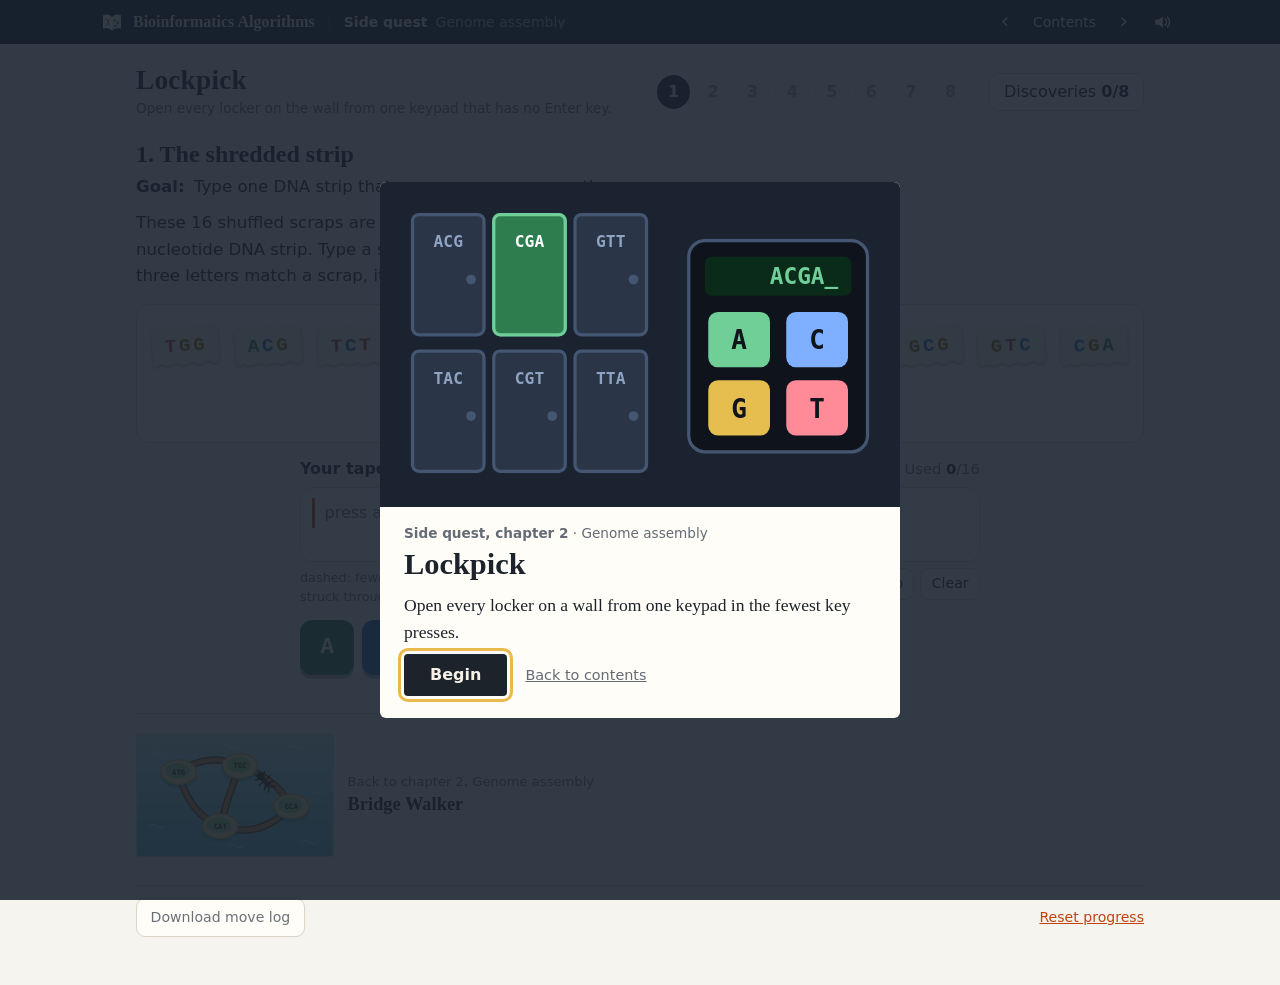
<file: lockpick/index.html>
<!doctype html>
<html lang="en">
<head>
<meta charset="utf-8">
<meta name="viewport" content="width=device-width, initial-scale=1">
<title>Lockpick</title>
<style>
:root{
  --bg:#f6f4ee; --panel:#fffdf8; --ink:#1f2328; --muted:#6b7078; --line:#d9d4c7;
  --accent:#c2410c; --accent-ink:#ffffff; --good:#2e7d4f; --hatch:#8b9099;
  --k0:#0f7c86; --k1:#7a4fc0; --kA:#2e7d4f; --kC:#2b5fb3; --kG:#9a6b00; --kT:#b83a4b;
  /* lockers, displays and scraps are illustrations: one palette in both themes */
  --steel1:#93a7b9; --steel2:#63788c; --steel3:#2b3743;
  --glow1:#fff3bf; --glow2:#ffc94d; --glow-ink:#4a3200;
  --lcd:#0f2219; --lcd-ink:#86ffb6; --lcd-dim:#2c6145;
  --paper:#fbf6e4; --paper-ink:#2a2620;
  --mono:ui-monospace,SFMono-Regular,Menlo,Consolas,monospace;
}
@media (prefers-color-scheme:dark){
  :root{
    --bg:#15181c; --panel:#1d2126; --ink:#e8e6e1; --muted:#9aa0a8; --line:#343a42;
    --accent:#ff9b5e; --accent-ink:#2b1200; --good:#6fcf97; --hatch:#7d848e;
    --k0:#4fc3cc; --k1:#b89cf5; --kA:#6fcf97; --kC:#7fb0ff; --kG:#e6bd4f; --kT:#ff8a98;
  }
}
*{box-sizing:border-box}
[hidden]{display:none!important}
body{margin:0;background:var(--bg);color:var(--ink);font:16px/1.5 system-ui,-apple-system,"Segoe UI",sans-serif}
button{font:inherit;color:inherit}
code{font-family:var(--mono);font-size:.95em;background:color-mix(in srgb,var(--ink) 8%,transparent);padding:1px 5px;border-radius:4px;overflow-wrap:anywhere}
.key-0{--kc:var(--k0);--lc:#48d6e0}.key-1{--kc:var(--k1);--lc:#c0a4ff}
.key-A{--kc:var(--kA);--lc:#62e394}.key-C{--kc:var(--kC);--lc:#74b4ff}
.key-G{--kc:var(--kG);--lc:#ffd557}.key-T{--kc:var(--kT);--lc:#ff8494}
.wrap{max-width:1040px;margin:0 auto;padding:18px 16px 48px}

/* header */
.top{display:flex;flex-wrap:wrap;align-items:center;gap:10px 18px}
h1{font-size:1.55rem;line-height:1.1;margin:0;letter-spacing:.01em}
.tag{margin:2px 0 0;color:var(--muted);font-size:.9rem}
.lv{display:flex;flex-wrap:wrap;gap:6px;margin-left:auto}
.lv button{width:2.1rem;height:2.1rem;border-radius:50%;border:1.5px solid var(--line);background:var(--panel);font-weight:700;cursor:pointer}
.lv button.gold{border-color:var(--good);box-shadow:inset 0 0 0 2px color-mix(in srgb,var(--good) 30%,transparent)}
.lv button.on{background:var(--ink);color:var(--bg);border-color:var(--ink)}
.lv button:disabled{opacity:.38;cursor:not-allowed}
.aux{min-height:2.4rem;padding:0 .85rem;border-radius:9px;border:1.5px solid var(--line);background:var(--panel);cursor:pointer}
.aux:hover{border-color:var(--muted)}
.primary{min-height:2.6rem;padding:0 1.1rem;border-radius:10px;border:0;background:var(--accent);color:var(--accent-ink);font-weight:700;cursor:pointer}
.link{border:0;background:none;padding:0;color:var(--accent);text-decoration:underline;cursor:pointer}
button:focus-visible,.node:focus-visible,.term:focus-visible{outline:3px solid var(--accent);outline-offset:2px}

/* brief and vocabulary */
.brief h2{font-size:1.15rem;margin:16px 0 4px}
.brief p{margin:0;max-width:70ch}
.vocab{margin-top:10px;display:flex;flex-wrap:wrap;gap:6px;align-items:center;font-size:.9rem}
.vocabhead{font-size:.72rem;text-transform:uppercase;letter-spacing:.07em;color:var(--muted);margin-right:4px}
.vocabhead span{text-transform:none;letter-spacing:0}
.term{border-bottom:1.5px dotted currentColor;cursor:help;position:relative}
.vocab .term{border:1px solid var(--line);border-radius:999px;padding:1px 10px;background:var(--panel)}
.tip{position:absolute;z-index:30;width:max-content;max-width:min(300px,calc(100vw - 16px));background:var(--ink);color:var(--bg);padding:8px 11px;border-radius:9px;font-size:.84rem;line-height:1.4;box-shadow:0 6px 18px rgba(0,0,0,.25);pointer-events:none}

/* the wall */
.wallbox{background:var(--panel);border:1px solid var(--line);border-radius:14px;padding:14px 10px 16px;margin:14px 0}
.wall{display:flex;flex-wrap:wrap;justify-content:center;gap:8px 5px;--lw:56px;--lh:68px;--lf:.92rem}
.wall.small{--lw:41px;--lh:52px;--lf:.72rem;gap:8px 3px}
.wall.huge{--lw:68px;--lh:82px;--lf:1.06rem;gap:10px 8px}
.bank{display:flex;flex-direction:column;align-items:center;gap:4px;padding:3px;border-radius:9px;border:1.5px solid transparent}
.bank .lab{font:700 .68rem/1 var(--mono);letter-spacing:.08em;color:var(--muted);height:.75rem;visibility:hidden}
.wall.labels .lab{visibility:visible}
.bank.cur{border-color:var(--accent);background:color-mix(in srgb,var(--accent) 11%,transparent)}
.bank.cur .lab{color:var(--accent)}
.locker{position:relative;display:block;width:var(--lw);height:var(--lh);padding:0;border:0;background:none;perspective:260px;cursor:pointer}
.locker .in{position:absolute;inset:0;border-radius:5px;background:radial-gradient(circle at 65% 40%,var(--glow1),var(--glow2));color:var(--glow-ink);display:flex;flex-direction:column;align-items:center;justify-content:center;padding-left:24%;font:700 var(--lf)/1.15 var(--mono);box-shadow:inset 0 0 0 1.5px rgba(0,0,0,.3),inset 0 0 12px rgba(120,70,0,.35)}
.locker .in small{font-weight:600;font-size:.82em;opacity:.85}
.locker .door{position:absolute;inset:0;border-radius:5px;background:linear-gradient(155deg,var(--steel1),var(--steel2));color:#fff;display:flex;align-items:center;justify-content:center;padding-top:22%;font:700 var(--lf)/1 var(--mono);text-shadow:0 1px 1px rgba(0,0,0,.45);transform-origin:left center;transition:transform .5s cubic-bezier(.3,1.5,.5,1);box-shadow:inset 0 0 0 1.5px var(--steel3),inset 0 2px 0 rgba(255,255,255,.22);backface-visibility:hidden}
.locker .door i{position:absolute;top:11%;left:24%;right:24%;height:15%;background:repeating-linear-gradient(to bottom,rgba(20,30,40,.55) 0 2px,transparent 2px 5px)}
.locker .door::after{content:"";position:absolute;right:9%;top:56%;width:5px;height:9px;border-radius:3px;background:rgba(20,30,40,.6)}
.locker.open .door{transform:rotateY(-76deg)}
.locker.reach .door{box-shadow:0 0 0 3px var(--accent),inset 0 0 0 1.5px var(--steel3)}
.locker.pick .door{box-shadow:0 0 0 3.5px var(--ink),inset 0 0 0 1.5px var(--steel3);filter:brightness(1.18)}
.locker.hl,.scrap.hl{outline:3px solid var(--ink);outline-offset:2px;border-radius:6px}
.wall.pile{gap:14px 16px;padding:8px 4px;--kA:#2e7d4f;--kC:#2b5fb3;--kG:#9a6b00;--kT:#b83a4b}
.scrap{position:relative;border:0;background:none;padding:0;transform:rotate(var(--rot,0deg));filter:drop-shadow(0 1.5px 1.5px rgba(0,0,0,.35));transition:opacity .35s,transform .35s;cursor:default}
.scrap .pp{display:block;background:var(--paper);padding:.6rem .7rem .6rem .8rem;font:700 1.2rem/1 var(--mono);letter-spacing:.14em;clip-path:polygon(0 9%,7% 0,15% 8%,25% 0,36% 7%,48% 0,59% 8%,71% 1%,83% 8%,93% 0,100% 7%,100% 93%,93% 100%,82% 92%,70% 100%,58% 93%,46% 100%,34% 92%,23% 100%,12% 93%,5% 100%,0 92%)}
.scrap .pp span{color:var(--kc)}
.scrap.open{opacity:.4;transform:rotate(var(--rot,0deg)) scale(.9)}
.scrap.open::after{content:"\2713";position:absolute;right:-5px;top:-8px;width:1.15rem;height:1.15rem;border-radius:50%;background:var(--good);color:#fff;font:700 .75rem/1.15rem system-ui,sans-serif;text-align:center}

/* bench: tape, display, keypad */
.work{display:grid;gap:16px;grid-template-columns:minmax(0,1fr);max-width:680px;margin:0 auto}
.work.withmap{max-width:none}
@media (min-width:880px){.work.withmap{grid-template-columns:minmax(0,1.15fr) minmax(0,1fr);align-items:start}}
.tapehead{display:flex;justify-content:space-between;align-items:baseline;gap:10px;flex-wrap:wrap;margin-bottom:6px}
#stats{color:var(--muted);font-size:.92rem}
#stats b{color:var(--ink)}
#stats b.bad{color:var(--accent)}
.tape{min-height:4.7rem;background:var(--panel);border:1px solid var(--line);border-radius:12px;padding:10px;display:flex;flex-wrap:wrap;align-content:flex-start;gap:6px 3px;cursor:text}
.tok{width:1.6rem;height:1.9rem;border-radius:5px;display:grid;place-items:center;font:700 .98rem/1 var(--mono);border:1.5px solid transparent;user-select:none}
.tok.new{border-color:var(--kc);background:color-mix(in srgb,var(--kc) 17%,transparent)}
.tok.prime{border:1.5px dashed var(--muted);color:var(--muted)}
.tok.waste{border-color:var(--hatch);color:var(--muted);text-decoration:line-through;text-decoration-thickness:2px;background:repeating-linear-gradient(135deg,transparent 0 4px,color-mix(in srgb,var(--hatch) 40%,transparent) 4px 6px)}
.tok.win{box-shadow:0 4px 0 -1px var(--ink)}
.tok.hl{outline:2.5px solid var(--ink);outline-offset:0}
.caret{width:2.5px;height:1.9rem;background:var(--accent);border-radius:1px;margin:0 1px;animation:blink 1.1s steps(2,start) infinite}
@keyframes blink{to{visibility:hidden}}
.ghost{color:var(--muted);align-self:center;margin-left:6px}
.legend,.cap2{margin:6px 0 0;color:var(--muted);font-size:.8rem}
.controls{display:flex;flex-wrap:wrap;align-items:center;gap:14px 22px;margin:14px 0 4px}
.lcdbox{display:flex;flex-direction:column;align-items:center;gap:6px}
.lcd{--cw:2.2rem;width:calc(var(--k)*var(--cw));overflow:hidden;background:var(--lcd);border-radius:8px;padding:7px 0;box-shadow:inset 0 0 0 2px #000,0 0 0 4px var(--steel2),0 0 0 5.5px var(--steel3)}
.lcd .strip{display:flex;margin-left:calc(var(--cw)*-1)}
.lcd .strip.still{margin-left:0}
.lcd .cell{flex:0 0 var(--cw);text-align:center;font:700 1.55rem/1.2 var(--mono);color:var(--lcd-ink);text-shadow:0 0 7px color-mix(in srgb,var(--lcd-ink) 70%,transparent)}
.lcd .cell.old{color:var(--lcd-dim);text-shadow:none}
.lcd .strip.shift{animation:shift .2s ease-out}
@keyframes shift{from{transform:translateX(var(--cw))}}
.pad{display:flex;flex-wrap:wrap;gap:8px;align-items:center}
.key{width:3.4rem;height:3.4rem;border-radius:12px;border:0;background:var(--kc);color:var(--bg);font:700 1.4rem/1 var(--mono);cursor:pointer;box-shadow:0 4px 0 rgba(0,0,0,.28)}
.key:active{transform:translateY(3px);box-shadow:0 1px 0 rgba(0,0,0,.28)}
.undertape{display:flex;flex-wrap:wrap;gap:8px 14px;align-items:flex-start;justify-content:space-between;margin-top:6px}
.undertape .legend{margin:0;flex:1 1 14rem}
.tools{display:flex;gap:6px;flex:none}
.aux.sm{min-height:2rem;padding:0 .65rem;font-size:.88rem}
.aside{margin:10px 0 0}
@media (max-width:640px){
  .controls{position:sticky;bottom:0;background:var(--bg);padding:10px 0 8px;margin-bottom:0;z-index:5;flex-wrap:nowrap;gap:12px}
  .lcdbox .cap2{display:none}
  .lcd{--cw:1.7rem;margin:6px}
  .lcd .cell{font-size:1.25rem}
  .pad{flex-wrap:nowrap;gap:6px}
  .key{width:2.9rem;height:2.9rem}
}

/* messages, cards, reveals */
.note{margin:12px 0 0;padding:10px 13px;border-radius:10px;border:1px solid var(--line);background:var(--panel);font-size:.95rem}
.note.dead{border-left:5px solid var(--accent)}
.note.hint{border-style:dashed}
.card{margin:14px 0 0;padding:14px 16px 16px;border-radius:14px;border:2px solid var(--good);background:var(--panel)}
.card h3{margin:0 0 6px;font-size:1.1rem}
.card p{margin:0 0 10px}
.seqs code{display:inline-block;margin-left:4px;letter-spacing:.06em}
.reveal{margin:14px 0;padding:12px 14px;border-left:5px solid var(--accent);background:color-mix(in srgb,var(--accent) 9%,transparent);border-radius:0 12px 12px 0}
.reveal .lead{font-size:1.2rem;margin:0 0 6px}
.reveal p{margin:0 0 8px}
.reveal .vmap{font-weight:600}
.reveal .ros{font-size:.82rem;color:var(--muted);margin:0}
.vis{display:flex;flex-direction:column;align-items:center;gap:4px;margin:6px 0 10px;overflow-x:auto;max-width:100%}
.ring text{font-family:var(--mono);font-weight:700;fill:var(--kc);text-anchor:middle;dominant-baseline:central}
.ring .sweep{transform-origin:90px 90px;animation:sweep linear infinite}
.ring .sweep path{fill:none;stroke:var(--accent);stroke-opacity:.3;stroke-linecap:round}
@keyframes sweep{to{transform:rotate(360deg)}}
.stitch{display:flex;flex-wrap:wrap;gap:3px 0;justify-content:center;max-width:34rem}
.stitch .st{font:700 .9rem/1.5rem var(--mono);width:1.15rem;text-align:center;border-bottom:4px solid var(--hatch)}
.stitch .g1{border-color:var(--kC);background:color-mix(in srgb,var(--kC) 22%,transparent);transform:translateY(-5px)}
.stitch .g2{border-color:var(--kT);background:color-mix(in srgb,var(--kT) 22%,transparent);transform:translateY(-5px)}
.stitch .g3{border-color:var(--kA);background:color-mix(in srgb,var(--kA) 22%,transparent);transform:translateY(-5px)}
.stitch .g4{border-color:var(--k1);background:color-mix(in srgb,var(--k1) 22%,transparent);transform:translateY(-5px)}
.stitch .g5{border-color:var(--kG);background:color-mix(in srgb,var(--kG) 22%,transparent);transform:translateY(-5px)}
.mini{display:inline-block;background:var(--lcd);color:var(--lcd-ink);font:700 .92rem/1.5 var(--mono);padding:0 8px;border-radius:5px;box-shadow:0 0 0 2.5px var(--steel2)}
.bal{display:flex;align-items:center;gap:8px;margin:5px 0;font-size:.9rem}
.bal .arr{font-weight:700;min-width:3.4em;letter-spacing:-.05em}
.bal .arr:first-child{text-align:right}
.bal .tag{color:var(--muted)}
.bal i{font-style:normal;color:var(--muted);font-size:.8rem}
.pill{display:inline-block;min-width:1.5rem;text-align:center;font:700 .9rem/1.5 var(--mono);border-radius:5px;background:var(--kc);color:var(--bg)}
.tiling{position:relative;font:700 .82rem/1 var(--mono)}
.tiling .trow{display:flex;margin-bottom:5px}
.tiling .trow span{text-align:center;color:var(--kc);font-size:.95rem}
.tiling .treads{position:relative}
.tiling .tread{position:absolute;height:18px;line-height:18px;text-align:center;letter-spacing:.2em;text-indent:.2em;border-radius:3px;color:#fff;background:linear-gradient(155deg,var(--steel1),var(--steel2));box-shadow:inset 0 0 0 1px var(--steel3);opacity:0;animation:drop .35s ease-out forwards}
@keyframes drop{from{opacity:0;transform:translateY(-10px)}to{opacity:1;transform:none}}
.twin{font:700 .95rem/1 var(--mono)}
.twin .trow2{display:flex;margin:4px 0}
.twin .trow2 span{width:1.15rem;line-height:1.6rem;text-align:center}
.twin .d1{background:color-mix(in srgb,var(--kC) 28%,transparent);box-shadow:inset 0 -3px 0 var(--kC)}
.twin .d2{background:color-mix(in srgb,var(--kT) 28%,transparent);box-shadow:inset 0 -3px 0 var(--kT)}
.split{display:flex;flex-wrap:wrap;gap:8px 34px;justify-content:center}

/* quiz */
.quiz{background:var(--panel);border:1px solid var(--line);border-radius:14px;padding:14px 16px}
.quiz h3{margin:0 0 6px}
.quiz p{margin:8px 0}
.quiz .lcd{margin:10px 6px}
.quiz .row{display:flex;flex-wrap:wrap;align-items:center;gap:12px}
.qmsg{font-size:.95rem}
.qmsg.ok{color:var(--good);font-weight:700}

/* the map */
.mapbox{background:var(--panel);border:1px solid var(--line);border-radius:14px;padding:12px}
.maphead{display:flex;flex-direction:column;gap:2px}
.maphead span{color:var(--muted);font-size:.8rem}
#map{width:100%;height:auto;display:block}
.edge{fill:none;stroke:var(--kc);stroke-width:3;stroke-linecap:round}
.edge.fresh{stroke-dasharray:1;stroke-dashoffset:1;animation:draw .3s ease-out forwards}
@keyframes draw{to{stroke-dashoffset:0}}
.head{fill:var(--kc)}
.egrp.bad .edge{stroke:var(--hatch);stroke-dasharray:5 5}
.egrp.bad .head{fill:var(--hatch)}
.dense .edge{stroke-width:2;opacity:.45}
.dense .head{opacity:.5}
.dense .egrp.near .edge{stroke-width:3.2;opacity:1}
.dense .egrp.near .head{opacity:1}
.egrp.hl .edge{stroke-width:6.5;opacity:1}
.cap{fill:var(--kc);stroke:var(--panel);stroke-width:1.5}
.capt{font:700 9.5px var(--mono);fill:var(--bg);text-anchor:middle;dominant-baseline:central;pointer-events:none}
.mult{font:800 12.5px system-ui,sans-serif;fill:var(--ink);text-anchor:middle;dominant-baseline:central;paint-order:stroke;stroke:var(--panel);stroke-width:4.5px}
.node{cursor:pointer}
.node .case{fill:var(--steel2);stroke:var(--steel3);stroke-width:1.5}
.node .scr{fill:var(--lcd)}
.node text{font-family:var(--mono);font-weight:700;fill:var(--lcd-ink);text-anchor:middle;dominant-baseline:central;pointer-events:none}
.node.cur .case{stroke:var(--accent);stroke-width:4.5}
.node.offw .case{fill:var(--hatch);stroke-dasharray:4 3}
.led{fill:#27303a;stroke:#161b21;stroke-width:.8}
.led.lit{fill:var(--lc);stroke:#fff;stroke-width:1}
.bead{fill:var(--glow2);stroke:#fff;stroke-width:1.6;animation:bead .55s forwards}
@keyframes bead{0%,72%{opacity:1}100%{opacity:0}}
.empty{font-size:14px;fill:var(--muted);text-anchor:middle}

/* footer and dialog */
footer{margin-top:28px;padding-top:12px;border-top:1px solid var(--line);display:flex;flex-wrap:wrap;gap:8px 10px;align-items:center;font-size:.88rem;color:var(--muted)}
footer input{width:9rem;min-height:2.4rem;padding:0 .6rem;border-radius:9px;border:1.5px solid var(--line);background:var(--panel);color:var(--ink);font:inherit}
footer .link{margin-left:auto}
dialog{border:1px solid var(--line);border-radius:16px;background:var(--bg);color:var(--ink);padding:18px;width:min(620px,94vw);max-height:86vh}
dialog::backdrop{background:rgba(0,0,0,.45)}
.dlghead{display:flex;justify-content:space-between;align-items:center;margin-bottom:8px}
.dlghead h2{margin:0;font-size:1.2rem}
.cx{background:var(--panel);border:1px solid var(--line);border-radius:12px;padding:10px 14px;margin:8px 0}
.cx h3{margin:0 0 4px;font-size:1rem}
.cx p{margin:0 0 4px;font-size:.93rem}
.cx.hid{border-style:dashed;color:var(--muted)}
.cx .ros{font-size:.8rem;color:var(--muted)}
.vh{margin:16px 0 4px;font-size:1rem}
dl{margin:0}
dt{font-weight:700;margin-top:8px}
dd{margin:0;font-size:.93rem}
@media (prefers-reduced-motion:reduce){*{animation-duration:.01s!important;transition-duration:.01s!important}}
.goal{margin:4px 0 8px;padding:6px 10px;border-left:4px solid var(--accent);max-width:70ch}
.goal b{margin-right:4px}
.goal:empty{display:none}
</style>
<link rel="icon" href="../book/favicon.svg" type="image/svg+xml">
<link rel="stylesheet" href="../book/book.css">
<link rel="manifest" href="../manifest.webmanifest">
<meta name="theme-color" content="#1d2a3a">
<link rel="apple-touch-icon" href="../book/icon-180.png">
</head>
<body>
<div class="wrap">
  <header class="top">
    <div class="brand">
      <h1>Lockpick</h1>
      <p class="tag">Open every locker on the wall from one keypad that has no Enter key.</p>
    </div>
    <nav class="lv" id="lv" aria-label="Parts"></nav>
    <button class="aux" id="codexBtn" type="button">Discoveries <b id="codexN"></b></button>
  </header>

  <section class="brief">
    <h2 id="title"></h2>
    <p id="goal" class="goal"></p>
  <p id="brief"></p>
    <div id="vocab" class="vocab" hidden></div>
  </section>

  <section class="wallbox" aria-label="Wall">
    <div id="wall" class="wall"></div>
  </section>

  <div class="work" id="work">
    <section class="bench">
      <div id="quiz" class="quiz" hidden></div>
      <div id="play">
        <div class="tapehead"><b>Your tape</b><span id="stats"></span></div>
        <div id="tape" class="tape" aria-label="Your tape of key presses"></div>
        <div class="undertape">
          <p class="legend" id="legend"></p>
          <div class="tools" id="tools">
            <button class="aux sm" type="button" data-a="back" title="Delete the press before the cursor (Backspace)" aria-label="Delete the press before the cursor">&#9003;</button>
            <button class="aux sm" type="button" data-a="end" title="Put the cursor at the end of the tape">End</button>
            <button class="aux sm" type="button" data-a="undo" title="Undo (Ctrl or Cmd + Z)">Undo</button>
            <button class="aux sm" type="button" data-a="clear">Clear</button>
          </div>
        </div>
        <div id="note" aria-live="polite"></div>
        <div class="controls">
          <div class="lcdbox" id="lcdbox"><div class="lcd" id="lcd"></div><span class="cap2" id="lcdcap"></span></div>
          <div class="pad" id="pad"></div>
        </div>
      </div>
      <div id="msg" aria-live="polite"></div>
    </section>
    <section class="mapbox" id="mapbox" hidden>
      <div class="maphead"><b id="maptitle"></b><span id="maplegend"></span></div>
      <svg id="map" viewBox="0 0 460 460" role="group" aria-label="Drawn from your tape"></svg>
    </section>
  </div>

  <footer>
    <button class="aux" id="dl" type="button">Download move log</button>
    <button class="link" id="reset" type="button">Reset progress</button>
  </footer>
</div>

<dialog id="codex">
  <div class="dlghead"><h2>Discoveries</h2><button class="aux" id="codexClose" type="button">Close</button></div>
  <div id="codexList"></div>
</dialog>

<script>
(()=>{
'use strict';
const $=s=>document.querySelector(s);
const esc=s=>String(s).replace(/&/g,'&amp;').replace(/"/g,'&quot;').replace(/</g,'&lt;').replace(/>/g,'&gt;');
const f=n=>String(Math.round(n*10)/10);
const params=new URLSearchParams(location.search);
const KEY='lockpick:v1',STRIP_LEN=18,QUIZ_LEVEL=3,FINALE=7,MC=230;
const QUIZ=['01','11','10'];

/* ---------- seeded random ---------- */
function xmur3(str){let h=1779033703^str.length;for(let i=0;i<str.length;i++){h=Math.imul(h^str.charCodeAt(i),3432918353);h=h<<13|h>>>19;}return()=>{h=Math.imul(h^(h>>>16),2246822507);h=Math.imul(h^(h>>>13),3266489909);return(h^=h>>>16)>>>0;};}
function mulberry32(a){return()=>{a|=0;a=a+0x6D2B79F5|0;let t=Math.imul(a^(a>>>15),1|a);t=t+Math.imul(t^(t>>>7),61|t)^t;return((t^(t>>>14))>>>0)/4294967296;};}
const rng=key=>mulberry32(xmur3(key)());

/* ---------- strings and walks ---------- */
function kmers(s,k){const o=[];for(let i=0;i+k<=s.length;i++)o.push(s.slice(i,i+k));return o;}
function allCodes(keys,k){let o=[''];for(let i=0;i<k;i++){const n=[];for(const p of o)for(const c of keys)n.push(p+c);o=n;}return o;}
/* every string whose k-mers are exactly `codes` (all distinct), up to `limit` of them */
function spellings(codes,k,limit){
  const by={},used=new Set(),out=[];
  for(const c of codes){const p=c.slice(0,k-1);(by[p]||(by[p]=[])).push(c);}
  const go=s=>{
    if(used.size===codes.length){out.push(s);return;}
    for(const c of by[s.slice(s.length-k+1)]||[]){
      if(used.has(c))continue;
      used.add(c);go(s+c[k-1]);used.delete(c);
      if(out.length>=limit)return;
    }
  };
  for(const c of codes){used.add(c);go(c);used.delete(c);if(out.length>=limit)break;}
  return out;
}
/* a strip whose 3-letter scraps are all different, can be put together in exactly two ways,
   and whose first scrap nothing leads into. Out of tries, it is the strip of a key from STRIP_POOL. */
const STRIP_POOL=['fallback-0','fallback-1','fallback-2','fallback-3'];
function makeStrip(key,pooled){
  const r=rng(key);
  for(let n=0;n<60000;n++){
    let s='';for(let i=0;i<STRIP_LEN;i++)s+='ACGT'[Math.floor(r()*4)];
    const c3=kmers(s,3);
    if(new Set(c3).size!==c3.length)continue;
    if(s.indexOf(s.slice(0,2),1)>=0)continue;
    const sp=spellings(c3,3,3);
    if(sp.length!==2)continue;
    return{text:s,alt:sp[0]===s?sp[1]:sp[0]};
  }
  if(pooled)throw new Error('makeStrip ran out of tries for '+key);
  return makeStrip(STRIP_POOL[xmur3(key)()%STRIP_POOL.length],true);
}
/* Hierholzer, used only by the debug hook */
function solve(codes,k){
  const adj={},deg={};
  for(const c of codes){const u=c.slice(0,k-1),v=c.slice(1);(adj[u]||(adj[u]=[])).push(c);deg[u]=(deg[u]||0)+1;deg[v]=(deg[v]||0)-1;}
  const st=[Object.keys(deg).find(u=>deg[u]===1)||codes[0].slice(0,k-1)],out=[];
  while(st.length){const u=st[st.length-1];if(adj[u]&&adj[u].length)st.push(adj[u].pop().slice(1));else out.push(st.pop());}
  out.reverse();
  return out.length===codes.length+1?out[0]+out.slice(1).map(x=>x[x.length-1]).join(''):null;
}
const AA='FFLLSSSSYY**CC*WLLLLPPPPHHQQRRRRIIIMTTTTNNKKSSRRVVVVAAAADDEEGGGG';
const AA3={F:'Phe',L:'Leu',S:'Ser',Y:'Tyr','*':'Stop',C:'Cys',W:'Trp',P:'Pro',H:'His',Q:'Gln',R:'Arg',I:'Ile',M:'Met',T:'Thr',N:'Asn',K:'Lys',V:'Val',A:'Ala',D:'Asp',E:'Glu',G:'Gly'};
const amino=c=>{const o='TCAG';return AA3[AA[o.indexOf(c[0])*16+o.indexOf(c[1])*4+o.indexOf(c[2])]];};

/* ---------- parts ---------- */
const LEVELS=[
 {id:1,goal:'Type one DNA strip that uses every scrap exactly once.',title:'The shredded strip',keys:'ACGT',k:3,wall:'strip',skin:'scraps'},
 {id:2,goal:'Open all four lockers without a wasted press. After your first key, every press should open a new locker.',title:'Four lockers',keys:'01',k:2,wall:'full'},
 {id:3,goal:'Open all eight lockers without a wasted press. After your first two keys, every press should open a new locker.',title:'Eight lockers',keys:'01',k:3,wall:'full'},
 {id:4,goal:'Open all sixteen lockers without a wasted press. After your first three keys, every press should open a new locker.',title:'Sixteen lockers',keys:'01',k:4,wall:'full'},
 {id:5,goal:'Open all sixteen lockers without a wasted press. After your first key, every press should open a new locker.',title:'A new keypad',keys:'ACGT',k:2,wall:'full'},
 {id:6,goal:'Open all sixty-four lockers without a wasted press. After your first two keys, every press should open a new locker.',title:'The codon wall',keys:'ACGT',k:3,wall:'full'},
 {id:7,goal:'Rebuild the strip: open every scrap’s locker without a wasted press.',title:'The shredded strip, again',keys:'ACGT',k:3,wall:'strip'},
 {id:8,goal:'Rebuild the strip from four-nucleotide scraps: open every scrap’s locker without a wasted press.',title:'Longer scraps',keys:'ACGT',k:4,wall:'strip'}
];

/* Vocabulary, in the order it is earned: [term, discovery that earns it, definition shown on hover]. */
const VOCAB=[
 ['k-mer','seq','A string of k symbols. 011 is a 3-mer, and so is ACG.'],
 ['de Bruijn sequence','seq','A string that contains every possible k-mer exactly once. On this tape the first k−1 symbols repeat at the end. Drop those last k−1 symbols and join the ends to get a k-universal circular string.'],
 ['node','graph','A point in a graph. Here a node is what the lock remembers: its last k−1 presses.'],
 ['edge','graph','An arrow from one node to another. Here an edge is one press, and each press completes one k-mer.'],
 ['graph','graph','A set of nodes joined by edges.'],
 ['de Bruijn graph','graph','The graph with one edge for each k-mer, running from the k-mer’s first k−1 symbols to its last k−1 symbols.'],
 ['cycle','cycle','A walk through a graph that ends on the node where it began.'],
 ['Eulerian cycle','cycle','A cycle that uses every edge of the graph exactly once.'],
 ['Hierholzer’s algorithm','hier','Builds an Eulerian cycle by walking until stuck, then stitching in more cycles at nodes that still have unused edges.'],
 ['balanced','euler','A node is balanced when as many edges enter it as leave it.'],
 ['Eulerian path','euler','A walk that uses every edge exactly once but may end on a different node from the one where it began.'],
 ['Euler’s theorem','euler','A connected graph has an Eulerian cycle exactly when every node is balanced. It has an Eulerian path when only the start (one extra edge out) and the end (one extra edge in) are unbalanced.'],
 ['read','recon','A short nucleotide sequence reported by a sequencing instrument. Reads cut to length k are k-mers.'],
 ['genome assembly','recon','Rebuilding a genome from reads. With k-mer reads it means finding an Eulerian path in their de Bruijn graph, which solves the String Reconstruction Problem.'],
 ['repeat','repeat','A DNA sequence that occurs more than once in a genome. Repeats let the same reads be assembled in more than one way.'],
 ['read length','klen','The number of nucleotides in each read. Longer reads reach across repeats.']
];
const TERMS={};VOCAB.forEach(v=>{TERMS[v[0]]=v[2];});

/* What the game says when something is discovered. vis() draws it from the player's own tape. */
const FINDS=[
 {id:'seq',name:'de Bruijn sequence',lead:'That’s called a <b>de Bruijn sequence</b>.',
  text:'Your tape contains every code exactly once. Drop the last k−1 symbols and join the ends. Every code still appears once, including those that cross the join.',
  vocab:'A code that is k symbols long is a <b>k-mer</b>.',
  ros:'BA3I, Find a k-Universal Circular String',clue:'It is on any complete wall.',vis:t=>ringSVG(t.join(''),I.k)},
 {id:'graph',name:'de Bruijn graph',lead:'This map is called a <b>de Bruijn graph</b>.',
  text:'Each box on it is something the lock can remember, and each arrow is one press from your tape.',
  vocab:'Each display on the map is a <b>node</b>. Each arrow is an <b>edge</b>. Together they form a <b>graph</b>.',
  ros:'BA3D, Construct the De Bruijn Graph of a String',clue:'It comes after the wall with eight lockers.'},
 {id:'cycle',name:'Eulerian cycle',lead:'That walk is called an <b>Eulerian cycle</b>.',
  text:'The walk used every edge once and returned to the node where it began. Leonhard Euler studied walks like this in 1735, when he showed that no walk crosses each of the seven bridges of Königsberg exactly once.',
  vocab:'A walk that ends where it began is called a <b>cycle</b>.',
  ros:'BA3F, Find an Eulerian Cycle in a Graph',clue:'It is on any complete wall, once the map exists.'},
 {id:'hier',name:'Hierholzer’s algorithm',lead:'That’s <b>Hierholzer’s algorithm</b>.',
  text:'Walk until you reach a dead end, go back to a node with a light still lit, and stitch in another cycle. Repeat until every light is out. The method visits each edge once, so it scales to a wall of a billion lockers.',
  ros:'BA3F, with this as the method',clue:'It is in how you get out of a dead end.',vis:t=>stitchHTML(t)},
 {id:'euler',name:'Euler’s theorem',lead:'That’s <b>Euler’s theorem</b>.',
  text:'Only two nodes have different counts of incoming and outgoing edges. Start at the node with one extra edge out and finish at the node with one extra edge in. Every other node is <b>balanced</b>. A walk like that is an <b>Eulerian path</b>.',
  ros:'BA3G, Find an Eulerian Path in a Graph',clue:'It is on a fresh strip in part 7, and it depends on your very first presses.',vis:()=>balanceHTML()},
 {id:'recon',name:'Genome assembly',lead:'That’s <b>genome assembly</b>.',
  text:'You used every scrap once, each overlapping the next. The textbook calls this the String Reconstruction Problem, and your tape shows one solution. In this puzzle, building the de Bruijn graph of the scraps turns assembly into a walk that uses every edge once.',
  vocab:'Each scrap represents a sequencing <b>read</b>.',
  ros:'BA3H, Reconstruct a String from its k-mer Composition',clue:'It is in part 7.',vis:t=>tilingHTML(t.join(''),I.k)},
 {id:'repeat',name:'The repeat problem',lead:'That’s the <b>repeat problem</b>.',
  text:'The same reads give two different strips. The strip comes back to a node it has already been through, and the sequence segments in between can be taken in either order. Nothing in three-nucleotide reads says which strip is the real one.',
  ros:'BA3K, Generate Contigs from a Collection of Reads',clue:'It is in part 7, after you finish it once.',vis:()=>twinHTML()},
 {id:'klen',name:'Read length',lead:'That’s why <b>read length</b> matters.',
  text:'With one more nucleotide per read, the crowded node splits into separate nodes and only one strip remains.',
  ros:'BA3J, Reconstruct a String from its Paired Composition',ext:'Rosalind GASM, Genome Assembly Using Reads, which adds reverse complements and a circular genome.',clue:'It is in part 8.',vis:()=>splitHTML()}
];
const FIND={};FINDS.forEach(F=>{FIND[F.id]=F;});

/* ---------- saved state ---------- */
/* First-load puzzle codes: each was checked to generate every level without the fallback strip. */
const CODES='3PNLAJ C7MUJV XD7UTV UZXGX9 F5SK6N 5KQS7F RUE7XL ZY25FW 5277DJ YNU2G7 UWW24J JEV45D C2H7ZL WYHD9D N9ZUU7 PS2LVM UAW2WF A5RA7K 5NQ63V LFU54D SMXE2A P5RERE 4BV8L4 JDPLK8 QU77WZ VHJUXF 6JE3FB B5XS58 78ABZQ FRVBNS MCQDNK FTN6FE HKTH8Z C94LYL CL9SDA VX9RUA MBQ3KC LCW77R K7PKMD NXUNGH 3RRAJ5 CH55W4 Z8D5WD EJJLLX F2WW45 VDTNCP CX677D 63P3HH WHSSSN Q6JLXH'.split(' ');
function freshState(seed){return{v:1,seed:seed||CODES[Math.floor(Math.random()*CODES.length)],variant:0,unlocked:1,map:false,cur:1,gaveUp:false,tapes:{},grps:{},sp:{},best:{},found:{},perf:{},first:{},spoiled:{},log:[]};}
let S=null;
try{S=JSON.parse(localStorage.getItem(KEY)||'null');}catch(e){}
if(!S||S.v!==1)S=freshState();
for(const m of['tapes','grps','sp','best','found','perf','first','spoiled'])if(!S[m])S[m]={};
if(!Array.isArray(S.log))S.log=[];
const pSeed=(params.get('seed')||'').replace(/[^\w-]/g,'').slice(0,24);
if(pSeed&&pSeed!==S.seed)S=freshState(pSeed);
/* instructor shortcuts leave a mark in the saved state, so they show up in the move log */
if(params.get('unlock')==='all'){S.unlocked=LEVELS.length;S.map=true;S.shortcuts=(S.shortcuts||0)+1;S.log.push({t:Date.now(),lvl:0,ev:'unlock_all'});}
let saveT=0;
function save(){clearTimeout(saveT);saveT=0;try{localStorage.setItem(KEY,JSON.stringify(S));}catch(e){}}
function saveSoon(){if(!saveT)saveT=setTimeout(save,400);}
addEventListener('pagehide',save);
function log(ev,data){S.log.push(Object.assign({t:Date.now(),lvl:S.cur,ev},data||{}));if(S.log.length>8000)S.log.splice(0,S.log.length-8000);}
const has=id=>!!S.found[id];

/* ---------- the current part ---------- */
let I=null,tape=[],grp=[],caret=0,hist=[],sess=null,phase='play',quiz=null,replay=null,news=[],lv={},
    prevEdges=new Set(),showHint=false,lastIns=false,wasPerfect=false,wasDone=false,els={},intro=false;
const strips={};
const stripKey=()=>S.seed+'|'+S.variant;
function getStrip(){const k=stripKey();return strips[k]||(strips[k]=makeStrip('strip|'+k));}
const keyFor=L=>L.wall==='full'?'L'+L.id:L.id+'|'+stripKey();
function build(L){
  const keys=L.keys.split(''),k=L.k,o={L,k,keys,scraps:L.skin==='scraps',strip:null};
  if(L.wall==='full')o.codes=allCodes(keys,k);
  else{o.strip=getStrip();o.codes=kmers(o.strip.text,k).sort();}
  o.key=keyFor(L);o.set=new Set(o.codes);o.naive=o.codes.length*k;
  const banks=[],bm={},nodes=new Set(),deg={};
  for(const c of o.codes){
    const u=c.slice(0,k-1),v=c.slice(1);
    if(!bm[u]){bm[u]={p:u,codes:[]};banks.push(bm[u]);}
    bm[u].codes.push(c);nodes.add(u);nodes.add(v);
    deg[u]=(deg[u]||0)+1;deg[v]=(deg[v]||0)-1;
  }
  o.banks=banks;o.nodes=[...nodes].sort();
  o.start=o.nodes.find(s=>deg[s]===1)||null;o.end=o.nodes.find(s=>deg[s]===-1)||null;
  if(o.scraps){const r=rng('pile|'+o.key);o.show=o.codes.slice();for(let i=o.show.length-1;i>0;i--){const j=Math.floor(r()*(i+1));const x=o.show[i];o.show[i]=o.show[j];o.show[j]=x;}}
  return o;
}
function analyze(t){
  const k=I.k,n=t.length,st=new Array(n),opened=new Map(),cnt=new Map();let waste=0;
  for(let i=0;i<n;i++){
    if(i<k-1){st[i]='prime';continue;}
    const c=t.slice(i-k+1,i+1).join('');
    cnt.set(c,(cnt.get(c)||0)+1);
    if(I.set.has(c)&&!opened.has(c)){opened.set(c,i);st[i]='new';}
    else{st[i]='waste';waste++;}
  }
  return{st,opened,cnt,waste,open:opened.size,done:opened.size===I.codes.length};
}
const stateAt=(t,p)=>p>=I.k-1?t.slice(p-I.k+1,p).join(''):null;
function deadEnd(A,t){
  if(A.done)return null;
  const s=stateAt(t,t.length);if(s===null)return null;
  for(const x of I.keys){const c=s+x;if(I.set.has(c)&&!A.opened.has(c))return null;}
  return s;
}
function litNodes(A,t){
  const out=new Set();
  for(let p=I.k-1;p<=t.length;p++){const s=stateAt(t,p);for(const x of I.keys){const c=s+x;if(I.set.has(c)&&!A.opened.has(c)){out.add(s);break;}}}
  return out;
}
const busy=()=>!!replay||phase!=='play';
/* the map is on screen once earned, and also while the tape is replayed to introduce it */
const mapOn=()=>S.map||intro;

/* ---------- words that change once the real term is earned ---------- */
function term(label,key){const d=TERMS[key||label];return d?`<span class="term" tabindex="0" data-tip="${esc(d)}">${label}</span>`:label;}
const sym=()=>I.keys.length===2?'digit':'letter';
const wCode=(k,pl)=>has('seq')?term(k+'-mer'+(pl?'s':''),'k-mer'):`${k}-${sym()} code${pl?'s':''}`;
const wDot=pl=>has('graph')?term('node'+(pl?'s':''),'node'):'display'+(pl?'s':'');
const wArrow=pl=>has('graph')?term('edge'+(pl?'s':''),'edge'):'arrow'+(pl?'s':'');
const wMap=()=>has('graph')?term('graph','graph'):'map';
const wLoop=pl=>has('cycle')?term('cycle'+(pl?'s':''),'cycle'):'loop'+(pl?'s':'');
const wScrap=pl=>has('recon')?term('read'+(pl?'s':''),'read'):'scrap'+(pl?'s':'');
function briefFor(){
  const N=I.codes.length;
  switch(I.L.id){
    case 1:return `These ${N} shuffled scraps are all the overlapping three-nucleotide fragments of an ${I.strip.text.length}-nucleotide DNA strip. Type a strip that uses every scrap once. Each time your last three letters match a scrap, it gets a check mark.`;
    case 2:return `Every locker has its own ${wCode(2)}, and all four listen to this one keypad. A locker pops open the moment the last 2 keys pressed match it. There is no Enter key. Open them all in as few presses as you can.`;
    case 3:return `The lock now takes ${wCode(3,1)}, so there are eight lockers. Typing each code separately takes 24 presses.`;
    case 4:return `There are sixteen lockers, one for every ${wCode(4)}.`+(S.map?` The ${wMap()} keeps drawing as you type. Click a ${wDot()} on it to put your cursor at that point in the tape.`:'');
    case 5:return `The keypad now has four keys: A, C, G and T. There are sixteen lockers, one for every ${wCode(2)}.`;
    case 6:return `There are sixty-four lockers, one for every ${wCode(3)}. Each code is a codon, and each locker shows the amino acid or stop signal it encodes.`;
    case 7:return `The ${N} ${wScrap(1)} of the shredded strip are now on locker doors, and the rest of the wall is gone. A press with no locker to open is wasted.`;
    default:return `The same strip is now cut into four-nucleotide ${wScrap(1)}.`;
  }
}
function hintFor(){
  switch(I.L.id){
    case 1:return 'Pick a scrap to start with, then look for one that overlaps it by two nucleotides.';
    case 2:return 'One press can finish one code and start the next.';
    case 3:return 'A struck-through press re-opened a locker. Watch the display to see what the lock was still holding.';
    case 4:case 5:return `Click a ${wDot()} that still has a light on and type from there until you are back on it.`;
    case 6:return `Walk until you reach a dead end. Find a ${wDot()} with a light on and stitch in another ${wLoop()}. Repeat until all the lights are out.`;
    case 7:return 'Where the tape begins matters now. Look for a locker that no other locker leads to.';
    default:return 'Find the locker that nothing leads to, and start there.';
  }
}

/* ---------- editing the tape ---------- */
function snapshot(){hist.push({t:tape.join(''),g:grp.slice(),c:caret,sp:lv.splices});if(hist.length>400)hist.shift();}
function insert(x){
  if(busy())return;
  snapshot();
  if(caret<tape.length){
    if(!sess||sess.at!==caret){const A=analyze(tape);sess={at:caret,open:A.open,waste:A.waste,n:0,state:stateAt(tape,caret),g:++lv.gid};}
  }else sess=null;
  tape.splice(caret,0,x);grp.splice(caret,0,sess?sess.g:0);caret++;lv.presses++;
  let spliced=false;
  if(sess){
    sess.n++;sess.at=caret;
    const A=analyze(tape);
    /* a clean splice: back on the same display, nothing wasted, every inserted press opened something */
    if(sess.state!==null&&stateAt(tape,caret)===sess.state&&A.waste<=sess.waste&&A.open===sess.open+sess.n){lv.splices++;spliced=true;log('splice',{n:sess.n,at:caret-sess.n});sess=null;}
  }
  lastIns=true;
  changed('press',{x,spliced});
}
function back(){
  if(busy()||!caret)return;snapshot();
  tape.splice(caret-1,1);grp.splice(caret-1,1);caret--;
  if(sess){sess.n--;sess.at=caret;if(sess.n<=0)sess=null;}
  changed('back');
}
function del(){if(busy()||caret>=tape.length)return;snapshot();tape.splice(caret,1);grp.splice(caret,1);sess=null;changed('del');}
function clearTape(){if(busy()||!tape.length)return;snapshot();tape=[];grp=[];caret=0;sess=null;changed('clear');}
function undo(){if(busy()||!hist.length)return;const h=hist.pop();tape=h.t.split('');grp=h.g.slice();caret=h.c;lv.splices=h.sp;sess=null;changed('undo');}
function setCaret(p){if(busy())return;caret=Math.max(0,Math.min(tape.length,p));render();}
function jumpTo(node){
  if(busy())return;
  const ps=[];for(let p=I.k-1;p<=tape.length;p++)if(stateAt(tape,p)===node)ps.push(p);
  if(!ps.length)return;
  const nx=ps.find(p=>p>caret);log('jump',{node});setCaret(nx===undefined?ps[0]:nx);
}
function changed(ev,data){
  const A=analyze(tape),key=I.key;
  S.tapes[key]=tape.join('');S.grps[key]=grp.map(g=>(g%36).toString(36)).join('');
  if(!tape.length){lv.splices=0;lv.gid=0;}
  S.sp[key]=lv.splices;
  if(I.L.id===FINALE&&S.first[key]==null&&tape.length>=I.k)S.first[key]=tape.slice(0,I.k-1).join('');
  log(ev,Object.assign({n:tape.length,at:caret,open:A.open,waste:A.waste},data||{}));
  const dead=deadEnd(A,tape)!==null&&caret===tape.length;
  if(dead&&!lv.dead){lv.deads++;log('dead_end',{node:stateAt(tape,tape.length)});}
  lv.dead=dead;
  const perfect=A.done&&A.waste===0,fresh=perfect&&!wasPerfect;
  if(A.done&&!wasDone)log('all_open',{n:tape.length,waste:A.waste});
  if(fresh)onPerfect();
  wasPerfect=perfect;wasDone=A.done;
  if(perfect)save();else saveSoon();
  render();
  if(fresh)showCard();
}
function showCard(){const c=$('#msg .card');if(c&&c.scrollIntoView)c.scrollIntoView({behavior:'smooth',block:'nearest'});}
function award(id){if(S.found[id])return;S.found[id]=Date.now();news.push(id);log('award',{id});}
function onPerfect(){
  const L=I.L,s=tape.join('');
  news=[];                        /* the card shows only what this tape discovered */
  if(!S.best[I.key])S.best[I.key]={n:tape.length,t:Date.now()};
  if(L.wall==='full'){award('seq');if(S.map)award('cycle');}
  else if(L.id===FINALE){
    const list=S.perf[I.key]||(S.perf[I.key]=[]),firstTime=!list.length;
    if(!list.includes(s))list.push(s);
    award('recon');
    if(firstTime&&!S.spoiled[stripKey()]&&S.first[I.key]===s.slice(0,L.k-1))award('euler');
    if(list.length>1)award('repeat');
  }else if(L.id===FINALE+1)award('klen');
  if(I.strip)S.spoiled[stripKey()]=1;
  if(S.map&&!I.scraps&&lv.splices>0)award('hier');
  if(!(L.id===QUIZ_LEVEL&&!S.map))S.unlocked=Math.max(S.unlocked,Math.min(LEVELS.length,L.id+1));
  log('perfect',{n:tape.length,splices:lv.splices,tape:s});
}

/* ---------- loading a part ---------- */
function loadLevel(id){
  stopReplay();
  id=Math.max(1,Math.min(id|0,S.unlocked,LEVELS.length));
  S.cur=id;I=build(LEVELS[id-1]);
  tape=(S.tapes[I.key]||'').split('').filter(c=>I.keys.includes(c));
  const gs=S.grps[I.key]||'';grp=tape.map((c,i)=>parseInt(gs[i]||'0',36)||0);
  caret=tape.length;hist=[];sess=null;phase='play';quiz=null;news=[];showHint=false;lastIns=false;intro=false;
  lv={splices:S.sp[I.key]||0,gid:Math.max(0,...grp),presses:0,deads:0,dead:false,gave:false};
  const A=analyze(tape);wasPerfect=A.done&&A.waste===0;wasDone=A.done;
  prevEdges=new Set(kmers(tape.join(''),I.k));
  buildWall();buildPad();log('part',{id});save();render();
}
function buildWall(){
  const w=$('#wall');w.innerHTML='';els={};
  w.className='wall '+(I.scraps?'pile':I.codes.length>16?'small':I.codes.length<=8?'huge':'big');
  if(I.scraps){
    I.show.forEach((c,i)=>{
      const b=document.createElement('button');b.type='button';b.className='scrap';b.dataset.code=c;
      b.style.setProperty('--rot',((i*37)%9-4)+'deg');
      b.innerHTML='<span class="pp">'+c.split('').map(ch=>`<span class="key-${ch}">${ch}</span>`).join('')+'</span>';
      w.appendChild(b);els[c]=b;
    });
    return;
  }
  for(const b of I.banks){
    const be=document.createElement('div');be.className='bank';be.dataset.p=b.p;
    be.innerHTML=`<div class="lab">${b.p}</div>`;
    for(const c of b.codes){
      const lk=document.createElement('button');lk.type='button';lk.className='locker';lk.dataset.code=c;
      lk.innerHTML=`<span class="in"><b>${c}</b>${I.L.id===6?`<small>${amino(c)}</small>`:''}</span><span class="door"><i></i><b>${c}</b></span>`;
      be.appendChild(lk);els[c]=lk;
    }
    w.appendChild(be);
  }
}
function buildPad(){
  $('#pad').innerHTML=I.keys.map(x=>`<button class="key key-${x}" type="button" data-k="${x}" aria-label="Press ${x}">${x}</button>`).join('');
}

/* ---------- drawing ---------- */
const cache=new Map();
function put(sel,h){if(cache.get(sel)!==h){$(sel).innerHTML=h;cache.set(sel,h);}}
function render(){
  const t=replay?tape.slice(0,replay.n):tape,p=replay?replay.n:caret,A=analyze(t);
  renderHead();renderWall(A,t,p);renderQuiz();renderTape(A,t,p);renderLCD(t,p);renderMap(A,t,p);renderMsg(A,t,p);
  lastIns=false;
}
function vocabHTML(){return VOCAB.filter(v=>S.found[v[1]]).map(v=>term(v[0],v[0])).join(' ');}
function renderHead(){
  const L=I.L;
  put('#title',`${L.id}. ${L.id===FINALE+1&&has('recon')?'Longer reads':L.title}`);
  $('#goal').innerHTML='<b>Goal:</b> '+esc(I.L.goal);
  put('#brief',briefFor()+` <button class="link" type="button" data-a="hint">${showHint?'Hide hint':'Hint'}</button>`);
  put('#lv',LEVELS.map(x=>`<button type="button" data-lvl="${x.id}" class="${x.id===L.id?'on':''}${S.best[keyFor(x)]?' gold':''}"${x.id>S.unlocked?' disabled':''} aria-label="Part ${x.id}: ${x.title}"${x.id===L.id?' aria-current="true"':''}>${x.id}</button>`).join(''));
  put('#codexN',FINDS.filter(F=>S.found[F.id]).length+'/'+FINDS.length);
  const v=vocabHTML();$('#vocab').hidden=!v;
  put('#vocab',v?`<span class="vocabhead">Vocabulary you have earned <span>(hover for the definition)</span></span>${v}`:'');
}
function renderWall(A,t,p){
  const s=stateAt(t,p),lab=mapOn()&&!I.scraps,live=phase==='play'&&!replay;
  $('#wall').classList.toggle('labels',lab);
  for(const c of I.codes){
    const e=els[c],open=phase==='quiz'?false:A.opened.has(c);
    e.classList.toggle('open',open);
    e.classList.toggle('reach',lab&&live&&s!==null&&c.slice(0,I.k-1)===s&&!open);
    e.classList.toggle('pick',phase==='quiz'&&quiz.picked.has(c));
    e.setAttribute('aria-label',(I.scraps?'Scrap ':'Locker ')+c+(open?(I.scraps?', used':', open'):''));
  }
  if(!I.scraps)document.querySelectorAll('#wall .bank').forEach(b=>b.classList.toggle('cur',lab&&live&&b.dataset.p===s));
}
function renderTape(A,t,p){
  const k=I.k;let h='';
  for(let i=0;i<=t.length;i++){
    if(i===p&&!replay&&phase==='play')h+='<span class="caret"></span>';
    if(i===t.length)break;
    const code=i>=k-1?t.slice(i-k+1,i+1).join(''):'';
    h+=`<span class="tok ${A.st[i]} key-${t[i]}${i>=p-k&&i<p?' win':''}" data-i="${i}"${code?` data-code="${code}"`:''}>${t[i]}</span>`;
  }
  if(!t.length)h+='<span class="ghost">press a key, or type on your keyboard</span>';
  $('#tape').innerHTML=h;
  put('#stats',`Presses <b>${t.length}</b> &middot; Wasted <b class="${A.waste?'bad':''}">${A.waste}</b> &middot; ${I.scraps?'Used':'Open'} <b>${A.open}</b>/${I.codes.length}`);
  put('#legend',I.scraps?'dashed: fewer than three nucleotides &middot; solid: used up a scrap &middot; struck through: wasted &middot; underlined: the last three nucleotides'
    :'dashed: the lock is still filling up &middot; solid: opened a locker &middot; struck through: wasted &middot; underlined: what the lock hears now');
}
function renderLCD(t,p){
  $('#lcdbox').hidden=I.scraps;if(I.scraps)return;
  const k=I.k;let h='';
  for(let j=p-k-1;j<p;j++){const ch=j>=0?t[j]:'';h+=`<span class="cell${j===p-k&&mapOn()?' old':''}">${ch||'&nbsp;'}</span>`;}
  $('#lcd').style.setProperty('--k',k);
  $('#lcd').innerHTML=`<span class="strip${lastIns?' shift':''}">${h}</span>`;
  put('#lcdcap',mapOn()?'the faded one is about to be forgotten':`the last ${k} presses`);
}

/* the map: positions are fixed, but a display only appears once the tape has been there */
function layout(t){
  const N=I.nodes.length,R=N<=2?120:N<=4?150:N<=8?156:164,P={};
  I.nodes.forEach((s,j)=>{const a=-Math.PI/2+2*Math.PI*j/N;P[s]={x:MC+R*Math.cos(a),y:MC+R*Math.sin(a),on:true};});
  const order=[],seen=new Set();
  for(let p=I.k-1;p<=t.length;p++){const s=stateAt(t,p);if(!seen.has(s)){seen.add(s);order.push(s);}}
  const off=order.filter(s=>!P[s]);
  off.forEach((s,j)=>{const a=-Math.PI/2+2*Math.PI*j/Math.max(off.length,5);P[s]={x:MC+58*Math.cos(a),y:MC+58*Math.sin(a),on:false};});
  const u=N>12?9.5:12;
  return{P,order,b:{hw:(u*(I.k-1)+12)/2+3,hh:N>12?17:19,fs:N>12?11.5:14}};
}
function rim(p,hw,hh,a){const c=Math.cos(a),s=Math.sin(a),d=Math.min(hw/Math.abs(c||1e-9),hh/Math.abs(s||1e-9));return[p.x+d*c,p.y+d*s];}
function geom(u,v,b){
  if(u===v){
    const a=Math.atan2(u.y-MC,u.x-MC),w=.55,o=Math.max(b.hw,b.hh)*2.5;
    const p1=rim(u,b.hw,b.hh,a-w),tip=rim(u,b.hw+2,b.hh+2,a+w),p2=rim(u,b.hw+9,b.hh+9,a+w);
    const c1=[u.x+o*Math.cos(a-w*1.5),u.y+o*Math.sin(a-w*1.5)],c2=[u.x+o*Math.cos(a+w*1.5),u.y+o*Math.sin(a+w*1.5)];
    return{d:`M${f(p1[0])},${f(p1[1])}C${f(c1[0])},${f(c1[1])} ${f(c2[0])},${f(c2[1])} ${f(p2[0])},${f(p2[1])}`,tip,ang:Math.atan2(tip[1]-c2[1],tip[0]-c2[0]),mid:[u.x+o*.78*Math.cos(a),u.y+o*.78*Math.sin(a)]};
  }
  const dx=v.x-u.x,dy=v.y-u.y,len=Math.hypot(dx,dy)||1,bow=Math.min(28,len*.18);
  const cx=(u.x+v.x)/2-dy/len*bow,cy=(u.y+v.y)/2+dx/len*bow;
  const a1=Math.atan2(cy-u.y,cx-u.x),a2=Math.atan2(cy-v.y,cx-v.x);
  const s=rim(u,b.hw,b.hh,a1),tip=rim(v,b.hw+2,b.hh+2,a2),e=rim(v,b.hw+9,b.hh+9,a2);
  return{d:`M${f(s[0])},${f(s[1])}Q${f(cx)},${f(cy)} ${f(e[0])},${f(e[1])}`,tip,ang:Math.atan2(tip[1]-cy,tip[0]-cx),mid:[.25*s[0]+.5*cx+.25*e[0],.25*s[1]+.5*cy+.25*e[1]]};
}
function head(tip,ang){const L=10,w=.45;return[tip,[tip[0]-L*Math.cos(ang-w),tip[1]-L*Math.sin(ang-w)],[tip[0]-L*Math.cos(ang+w),tip[1]-L*Math.sin(ang+w)]].map(q=>f(q[0])+','+f(q[1])).join(' ');}
function renderMap(A,t,p){
  const show=mapOn()&&!I.scraps;
  $('#mapbox').hidden=!show;$('#work').classList.toggle('withmap',show);
  if(!show)return;
  put('#maptitle',has('graph')?'The graph of your tape':'Map of your tape');
  put('#maplegend',`${wDot()}: what the lock remembers &middot; ${wArrow()}: one press &middot; light on: a key you can still use here`);
  const{P,order,b}=layout(t),k=I.k,cur=stateAt(t,p),E=new Map();
  for(let i=k-1;i<t.length;i++){const c=t.slice(i-k+1,i+1).join(''),e=E.get(c);if(e)e.n++;else E.set(c,{c,n:1});}
  const caps=E.size<=20,last=lastIns&&p>=k?t.slice(p-k,p).join(''):null;
  let h='',bead='';
  $('#map').classList.toggle('dense',E.size>20);
  for(const e of E.values()){
    const from=e.c.slice(0,k-1),to=e.c.slice(1),g=geom(P[from],P[to],b),bad=e.n>1||!I.set.has(e.c),fr=!prevEdges.has(e.c)&&!bad;
    h+=`<g class="egrp key-${e.c[k-1]}${bad?' bad':''}${from===cur||to===cur?' near':''}" data-code="${e.c}"><path class="edge${fr?' fresh':''}" d="${g.d}"${fr?' pathLength="1"':''}/><polygon class="head" points="${head(g.tip,g.ang)}"/>`;
    if(caps&&!bad)h+=`<rect class="cap" x="${f(g.mid[0]-7)}" y="${f(g.mid[1]-7)}" width="14" height="14" rx="3.5"/><text class="capt" x="${f(g.mid[0])}" y="${f(g.mid[1])}">${e.c[k-1]}</text>`;
    if(e.n>1)h+=`<text class="mult" x="${f(g.mid[0])}" y="${f(g.mid[1])}">&times;${e.n}</text>`;
    h+='</g>';
    if(e.c===last)bead=`<circle class="bead" r="5.5"><animateMotion dur="0.28s" begin="indefinite" fill="freeze" path="${g.d}"/></circle>`;
  }
  prevEdges=new Set(E.keys());
  for(const s of order){
    const q=P[s];let leds='';
    if(q.on)I.keys.forEach((x,j)=>{const c=s+x;if(I.set.has(c))leds+=`<circle class="led key-${x}${A.cnt.get(c)?'':' lit'}" cx="${f((j-(I.keys.length-1)/2)*7)}" cy="${f(b.hh-8)}" r="2.7"/>`;});
    h+=`<g class="node${s===cur?' cur':''}${q.on?'':' offw'}" data-node="${s}" tabindex="0" role="button" aria-label="${s}" transform="translate(${f(q.x)},${f(q.y)})"><title>The lock remembers ${s}. Click to put your cursor here.</title><rect class="case" x="${f(-b.hw)}" y="${f(-b.hh)}" width="${f(b.hw*2)}" height="${f(b.hh*2)}" rx="7"/><rect class="scr" x="${f(-b.hw+3)}" y="${f(-b.hh+3)}" width="${f(b.hw*2-6)}" height="${f(b.hh*2-17)}" rx="3"/><text x="0" y="${f(-b.hh+3+(b.hh*2-17)/2)}" style="font-size:${b.fs}px">${s}</text>${leds}</g>`;
  }
  if(!order.length)h=`<text class="empty" x="${MC}" y="${MC}">It draws itself as you type.</text>`;
  $('#map').innerHTML=h+bead;
  const m=$('#map animateMotion');
  if(m&&m.beginElement){try{m.beginElement();}catch(e){}}
  if(m){const dot=m.parentNode;setTimeout(()=>{if(dot.parentNode)dot.remove();},620);}
}

/* ---------- pictures for the reveals, drawn from the player's own tape ---------- */
function ringSVG(s,k){
  const body=s.slice(0,s.length-(k-1)),n=body.length,R=n<=16?58:72,c=90,fs=n<=8?17:n<=16?13:7.5,st=2*Math.PI/n;
  const pt=(a,r)=>f(c+r*Math.cos(a))+','+f(c+r*Math.sin(a)),a0=-Math.PI/2-st*.42,a1=-Math.PI/2+st*(k-1)+st*.42;
  let h=`<svg class="ring" viewBox="0 0 180 180" width="176" height="176" aria-hidden="true"><g class="sweep" style="animation-duration:${f(n*.62)}s;animation-timing-function:steps(${n})"><path d="M${pt(a0,R)}A${R},${R} 0 ${a1-a0>Math.PI?1:0} 1 ${pt(a1,R)}" stroke-width="${f(fs+6)}"/></g>`;
  for(let i=0;i<n;i++){const a=-Math.PI/2+st*i;h+=`<text class="key-${body[i]}" x="${f(c+R*Math.cos(a))}" y="${f(c+R*Math.sin(a))}" style="font-size:${fs}px">${body[i]}</text>`;}
  return h+`</svg><span class="cap2">your tape as a ring: the band is what the lock hears</span>`;
}
function stitchHTML(t){
  const seen=new Set();let h='<div class="stitch">';
  t.forEach((c,i)=>{const g=grp[i]||0;if(g)seen.add(g);h+=`<span class="st g${g?(g-1)%5+1:0}">${c}</span>`;});
  return h+`</div><span class="cap2">grey: the walk you began with &middot; raised: ${seen.size} cycle${seen.size===1?'':'s'} you stitched in</span>`;
}
function balanceHTML(){
  const k=I.k,io={};
  for(const c of I.codes){const u=c.slice(0,k-1),v=c.slice(1);(io[u]||(io[u]={i:0,o:0})).o++;(io[v]||(io[v]={i:0,o:0})).i++;}
  const row=(s,tag)=>`<div class="bal"><span class="arr">${'&rarr;'.repeat(io[s].i)||'&nbsp;'}</span><span class="mini">${s}</span><span class="arr">${'&rarr;'.repeat(io[s].o)||'&nbsp;'}</span><span class="tag">${tag}</span></div>`;
  const mid=I.nodes.find(s=>io[s].i===io[s].o&&io[s].i>1)||I.nodes.find(s=>io[s].i===io[s].o);
  return `<div>${I.start?row(I.start,'start: one more out than in'):''}${mid?row(mid,'in between: balanced'):''}${I.end?row(I.end,'end: one more in than out'):''}</div>`;
}
function tilingHTML(s,k){
  const cw=17,rh=21;
  let h=`<div class="tiling" style="width:${s.length*cw}px"><div class="trow">`+s.split('').map(c=>`<span class="key-${c}" style="width:${cw}px">${c}</span>`).join('')+`</div><div class="treads" style="height:${k*rh}px">`;
  for(let i=0;i+k<=s.length;i++)h+=`<span class="tread" style="left:${i*cw}px;top:${(i%k)*rh}px;width:${k*cw-2}px;animation-delay:${i*70}ms">${s.slice(i,i+k)}</span>`;
  return h+`</div></div><span class="cap2">every locker door, laid back where it was cut from</span>`;
}
function twinHTML(){
  const a=I.strip.text,b=I.strip.alt,n=a.length;let p=0,q=0,x=0,z=0;
  while(p<n&&a[p]===b[p])p++;
  while(q<n-p&&a[n-1-q]===b[n-1-q])q++;
  /* between the shared ends, one strip reads X·M·Z and the other Z·M·X */
  const m1=a.slice(p,n-q),m2=b.slice(p,n-q),m=m1.length;
  find:for(let i=1;i<m;i++)for(let j=1;i+j<=m;j++)if(m1.slice(m-j)+m1.slice(i,m-j)+m1.slice(0,i)===m2){x=i;z=j;break find;}
  const cls=(i,first)=>{
    const j=i-p;if(j<0||j>=m)return'';
    if(!x)return'd1';
    if(first)return j<x?'d1':j>=m-z?'d2':'';
    return j<z?'d2':j>=m-x?'d1':'';
  };
  const row=(s,first)=>`<div class="trow2">${s.split('').map((c,i)=>`<span class="${cls(i,first)}">${c}</span>`).join('')}</div>`;
  return `<div class="twin">${row(a,true)}${row(b,false)}</div><span class="cap2">the same two sequence segments, in either order</span>`;
}
function splitHTML(){
  const s=I.strip.text,cnt={};
  for(let i=0;i+2<s.length;i++){const u=s.slice(i,i+2);cnt[u]=(cnt[u]||0)+1;}
  const u=Object.keys(cnt).sort((x,y)=>cnt[y]-cnt[x])[0],rows=[];
  for(let i=0;i+2<s.length;i++)if(s.slice(i,i+2)===u)rows.push([i>0?s[i-1]+u:u,s[i+2]]);
  const pill=x=>`<span class="pill key-${x}">${x}</span>`;
  return `<div class="split"><div><span class="cap2">three-nucleotide reads: one crowded node</span><div class="bal"><span class="mini">${u}</span><b>&rarr;</b>${rows.map(r=>pill(r[1])).join('<i>or</i>')}</div></div>`+
    `<div><span class="cap2">four-nucleotide reads: the node splits</span>${rows.map(r=>`<div class="bal"><span class="mini">${r[0]}</span><b>&rarr;</b>${pill(r[1])}</div>`).join('')}</div></div>`;
}
function revealHTML(id,t){
  const F=FIND[id];let vis='';
  try{vis=F.vis?F.vis(t):'';}catch(e){vis='';}
  return `<div class="reveal"><p class="lead">${F.lead}</p>${vis?`<div class="vis">${vis}</div>`:''}<p>${F.text}</p>${F.vocab?`<p class="vmap">${F.vocab}</p>`:''}<p class="ros">Now make a computer do it: Rosalind ${F.ros}${F.ext?`. Extension: ${F.ext}`:''}</p></div>`;
}

/* ---------- messages ---------- */
function deadHTML(s,A,t){
  if(I.scraps)return `<div class="note dead"><b>Dead end.</b> No unused scrap continues from <code>${s}</code>. Back up with &#9003;, or click inside your tape and type there.</div>`;
  if(!S.map)return `<div class="note dead"><b>Dead end.</b> Every key from here re-opens a locker that is already open. Back up with &#9003;, or click inside your tape and type there.</div>`;
  if(!litNodes(A,t).size)return `<div class="note dead"><b>Dead end.</b> The lockers still shut cannot be reached from anywhere this tape has been. Perhaps it should begin somewhere else.</div>`;
  if(A.waste===0&&I.L.wall==='full'&&s===stateAt(t,I.k-1))return `<div class="note dead"><b>Dead end.</b> <code>${s}</code> is the ${wDot()} your tape started from. So far the tape is one closed ${wLoop()}, and a ${wLoop()} can be opened at any of its ${wDot(1)}. Click a ${wDot()} that still has a light on, then type from there.</div>`;
  return `<div class="note dead"><b>Dead end.</b> Every key from <code>${s}</code> is wasted now. Click a ${wDot()} that still has a light on to put your cursor there.</div>`;
}
function cardHTML(A,t){
  const L=I.L,s=t.join(''),N=I.codes.length,nFound=FINDS.filter(F=>S.found[F.id]).length;
  if(L.id===1)return `<div class="card"><h3>Every scrap fits</h3><p><code>${s}</code> uses each of the ${N} scraps once.</p><button class="primary" type="button" data-a="next">Next &rarr;</button></div>`;
  let h=`<div class="card"><h3>Perfect tape</h3><p>${t.length} presses, ${N} lockers, nothing wasted. One ${has('seq')&&!news.includes('seq')?'k-mer':'code'} at a time would take ${I.naive}.`;
  if(L.id===2)h+=` No tape can be shorter: the first press cannot open anything, and each of the other ${N} opened a different locker.`;
  h+='</p>';
  if(L.id===FINALE){
    const G=I.strip.text,found=(S.perf[I.key]||[]).length;
    h+=`<p class="seqs">Your tape <code>${s}</code><br>The strip that was shredded <code>${G}</code></p>`;
    if(found<2)h+=s===G?'<p>They match. One other tape also opens this wall with no wasted presses. Clear yours and find it.</p>':'<p>The original and your tape use exactly the same scraps. Clear your tape and try to spell the original too.</p>';
  }else if(L.id===FINALE+1)h+=`<p class="seqs">Your tape <code>${s}</code> is the strip, and this time no other tape will do.</p>`;
  for(const id of news)h+=revealHTML(id,t);
  if(L.id===QUIZ_LEVEL&&!S.map)return h+'<p>Before the next wall, answer three questions about how the lock works.</p><button class="primary" type="button" data-a="quiz">Ask me &rarr;</button></div>';
  if(L.id<LEVELS.length)h+='<button class="primary" type="button" data-a="next">Next wall &rarr;</button>';
  else h+=`<p><b>That was the last wall.</b> You have made ${nFound} of ${FINDS.length} discoveries.${nFound<FINDS.length?' The rest are listed under Discoveries, each with a clue.':''}</p>`;
  if(S.map)h+=' <button class="aux" type="button" data-a="replay">Walk it again</button>';
  if(L.id===FINALE)h+=' <button class="aux" type="button" data-a="newstrip">Try a new strip</button>';
  return h+'</div>';
}
function renderMsg(A,t,p){
  const perfect=A.done&&A.waste===0;let note='',card='';
  if(replay)note='<div class="note">Your tape, one press at a time.</div>';
  else if(phase==='quiz')note='';
  else if(perfect)card=cardHTML(A,t);
  else{
    if(A.done)note+=`<div class="note"><b>Everything is ${I.scraps?'used':'open'}</b>, but ${A.waste} press${A.waste===1?' was':'es were'} wasted: the struck-through one${A.waste===1?'':'s'}. It can be done with none.</div>`;
    else{const d=deadEnd(A,t);if(d!==null&&p===t.length)note+=deadHTML(d,A,t);}
    if(showHint)note+=`<div class="note hint">${hintFor()}</div>`;
    if(lv.gave)card=`<div class="card gave"><h3>Strip set aside</h3><p>Several scraps can fit the same two letters. The next walls give you a way to keep track of those choices.</p><button class="primary" type="button" data-a="next">Next &rarr;</button></div>`;
    else if(I.L.id===1&&(lv.presses>=12||lv.deads>=1||S.gaveUp))note+='<p class="aside"><button class="aux" type="button" data-a="giveup">This is hard. Set it aside &rarr;</button></p>';
  }
  put('#note',note);put('#msg',card);
}

/* ---------- the question between walls 3 and 4 ---------- */
function renderQuiz(){
  const on=phase==='quiz';$('#quiz').hidden=!on;$('#play').hidden=on;
  if(!on)return;
  const s=QUIZ[quiz.round],last=quiz.round===QUIZ.length-1;
  put('#quiz',`<h3>How the lock works</h3><p>The lock forgets everything except its last ${I.k-1} presses. Right now it is holding</p><div class="lcd" style="--k:${I.k-1}"><span class="strip still">${s.split('').map(c=>`<span class="cell">${c}</span>`).join('')}</span></div><p>On the wall above, tap every locker that the <b>very next press</b> could open.</p><div class="row"><button class="primary" type="button" data-a="${quiz.ok?'quiznext':'check'}">${quiz.ok?(last?'Show me &rarr;':'Next'):'Check'}</button><span class="qmsg${quiz.ok?' ok':''}">${quiz.msg}</span></div><p class="cap2">Question ${quiz.round+1} of ${QUIZ.length}</p>`);
}
function checkQuiz(){
  const s=QUIZ[quiz.round],want=I.keys.map(x=>s+x),got=[...quiz.picked];
  const wrong=got.filter(c=>!want.includes(c)),missed=want.filter(c=>!quiz.picked.has(c));
  if(!wrong.length&&!missed.length){quiz.ok=true;quiz.msg='Yes. One locker for each key, and no others.';}
  else if(wrong.length)quiz.msg=`Locker ${wrong[0]} needs the lock to be holding ${wrong[0].slice(0,I.k-1)}. It is holding ${s}.`;
  else quiz.msg=got.length?'Right so far, but there is another.':'Tap lockers on the wall first.';
  log('quiz',{round:quiz.round,picked:got,ok:quiz.ok});
  render();
}
function nextQuiz(){
  if(quiz.round<QUIZ.length-1){quiz={round:quiz.round+1,picked:new Set(),ok:false,msg:''};render();return;}
  phase='play';quiz=null;intro=true;
  startReplay(()=>{intro=false;S.map=true;award('graph');award('cycle');S.unlocked=Math.max(S.unlocked,QUIZ_LEVEL+1);log('map_earned');save();render();showCard();});
}
function startReplay(done){
  stopReplay();
  if(tape.length<I.k){if(done)done();return;}
  if(done&&matchMedia('(prefers-reduced-motion: reduce)').matches){done();return;}
  const step=Math.max(90,Math.min(460,5200/tape.length));
  replay={n:I.k-1,timer:0};prevEdges=new Set();
  const tick=()=>{
    if(!replay)return;
    lastIns=true;render();
    if(replay.n>=tape.length){replay.timer=setTimeout(()=>{replay=null;if(done)done();else render();},650);return;}
    replay.n++;replay.timer=setTimeout(tick,step);
  };
  tick();
}
function stopReplay(){if(replay){clearTimeout(replay.timer);replay=null;}}

/* ---------- the discoveries list ---------- */
function renderCodex(){
  let h='';
  for(const F of FINDS){
    if(S.found[F.id])h+=`<div class="cx"><h3>${F.name}</h3><p>${F.text}</p><p class="ros">Rosalind ${F.ros}${F.ext?`. Extension: ${F.ext}`:''}</p></div>`;
    else h+=`<div class="cx hid"><h3>?</h3><p>Not found yet. ${F.clue}</p></div>`;
  }
  const v=VOCAB.filter(x=>S.found[x[1]]);
  h+='<h3 class="vh">Vocabulary you have earned</h3>'+(v.length?'<dl>'+v.map(x=>`<dt>${x[0]}</dt><dd>${x[2]}</dd>`).join('')+'</dl>':'<p class="cap2">None yet.</p>');
  $('#codexList').innerHTML=h;
}

/* ---------- hover: a locker, its arrow and its place on the tape are the same thing ---------- */
let focusCode=null;
function focus(code){
  if(code===focusCode)return;focusCode=code;
  document.querySelectorAll('.hl').forEach(e=>e.classList.remove('hl'));
  if(!code)return;
  document.querySelectorAll(`[data-code="${code}"]`).forEach(e=>{
    e.classList.add('hl');
    if(!e.classList.contains('tok'))return;
    let q=e;
    for(let j=1;j<I.k;j++){do{q=q.previousElementSibling;}while(q&&!q.classList.contains('tok'));if(!q)break;q.classList.add('hl');}
  });
}
/* one floating definition, kept inside the window */
const tip=document.createElement('div');tip.className='tip';tip.hidden=true;tip.setAttribute('role','tooltip');document.body.appendChild(tip);
function showTip(el){
  tip.textContent=el.dataset.tip;tip.hidden=false;
  const r=el.getBoundingClientRect(),x=Math.max(8,Math.min(r.left,document.documentElement.clientWidth-tip.offsetWidth-8));
  tip.style.left=(x+scrollX)+'px';tip.style.top=(r.bottom+scrollY+7)+'px';
}
const near=(e,sel)=>e.target.closest?e.target.closest(sel):null;
document.addEventListener('mouseover',e=>{
  const x=near(e,'[data-code]');focus(x?x.dataset.code:null);
  const t=near(e,'.term');if(t)showTip(t);else tip.hidden=true;
});
document.addEventListener('focusin',e=>{const t=near(e,'.term');if(t)showTip(t);});
document.addEventListener('focusout',()=>{tip.hidden=true;});

/* ---------- controls ---------- */
$('#pad').addEventListener('click',e=>{const b=e.target.closest('[data-k]');if(b)insert(b.dataset.k);});
$('#tools').addEventListener('click',e=>{
  const b=e.target.closest('[data-a]');if(!b)return;const a=b.dataset.a;
  if(a==='back')back();else if(a==='end')setCaret(tape.length);else if(a==='undo')undo();else clearTape();
});
$('#tape').addEventListener('click',e=>{
  const tk=e.target.closest('.tok');
  if(tk){const i=+tk.dataset.i,r=tk.getBoundingClientRect();setCaret(e.clientX<r.left+r.width/2?i:i+1);}
  else setCaret(tape.length);
});
$('#wall').addEventListener('click',e=>{
  const b=e.target.closest('[data-code]');if(!b||replay)return;
  const c=b.dataset.code;
  if(phase==='quiz'){if(quiz.ok)return;if(quiz.picked.has(c))quiz.picked.delete(c);else quiz.picked.add(c);quiz.msg='';render();return;}
  const A=analyze(tape);if(A.opened.has(c))setCaret(A.opened.get(c)+1);
});
$('#map').addEventListener('click',e=>{const n=e.target.closest('.node');if(n)jumpTo(n.dataset.node);});
$('#map').addEventListener('keydown',e=>{if(e.key!=='Enter'&&e.key!==' ')return;const n=e.target.closest('.node');if(n){e.preventDefault();e.stopPropagation();jumpTo(n.dataset.node);}});
$('#lv').addEventListener('click',e=>{const b=e.target.closest('[data-lvl]');if(b&&!b.disabled)loadLevel(+b.dataset.lvl);});
$('#brief').addEventListener('click',e=>{if(e.target.closest('[data-a="hint"]')){showHint=!showHint;if(showHint)log('hint');render();}});
$('#quiz').addEventListener('click',e=>{const b=e.target.closest('[data-a]');if(!b)return;if(b.dataset.a==='check')checkQuiz();else nextQuiz();});
function act(e){
  const b=e.target.closest('[data-a]');if(!b)return;const a=b.dataset.a;
  if(a==='next'){S.unlocked=Math.max(S.unlocked,Math.min(LEVELS.length,I.L.id+1));loadLevel(I.L.id+1);scrollTo(0,0);}
  else if(a==='quiz'){phase='quiz';quiz={round:0,picked:new Set(),ok:false,msg:''};render();scrollTo(0,0);}
  else if(a==='replay'){startReplay();const m=$('#mapbox');if(m.scrollIntoView)m.scrollIntoView({behavior:'smooth',block:'nearest'});}
  else if(a==='giveup'){S.gaveUp=true;lv.gave=true;S.unlocked=Math.max(S.unlocked,2);log('set_aside',{presses:lv.presses,dead_ends:lv.deads});save();render();showCard();}
  else if(a==='newstrip'){S.variant++;log('new_strip',{variant:S.variant});loadLevel(FINALE);scrollTo(0,0);}
}
$('#msg').addEventListener('click',act);
$('#note').addEventListener('click',act);
document.addEventListener('keydown',e=>{
  if($('#codex').open)return;
  const tg=e.target;if(tg&&(tg.tagName==='INPUT'||tg.tagName==='TEXTAREA'))return;
  if(e.metaKey||e.ctrlKey){if(e.key.toLowerCase()==='z'){e.preventDefault();undo();}return;}
  if(e.altKey)return;
  const x=e.key.length===1?e.key.toUpperCase():e.key;
  if(I.keys.includes(x)){e.preventDefault();insert(x);}
  else if(x==='Backspace'){e.preventDefault();back();}
  else if(x==='Delete'){e.preventDefault();del();}
  else if(x==='ArrowLeft'){e.preventDefault();setCaret(caret-1);}
  else if(x==='ArrowRight'){e.preventDefault();setCaret(caret+1);}
  else if(x==='Home'){e.preventDefault();setCaret(0);}
  else if(x==='End'){e.preventDefault();setCaret(tape.length);}
});
$('#codexBtn').onclick=()=>{renderCodex();$('#codex').showModal();};
$('#codexClose').onclick=()=>$('#codex').close();
$('#codex').addEventListener('click',e=>{if(e.target===$('#codex'))$('#codex').close();});
$('#dl').onclick=()=>{
  save();
  const blob=new Blob([JSON.stringify({game:'lockpick',version:1,seed:S.seed,variant:S.variant,exported:new Date().toISOString(),unlocked:S.unlocked,
    discoveries:S.found,vocabulary:VOCAB.filter(v=>S.found[v[1]]).map(v=>v[0]),best:S.best,shortcuts_used:S.shortcuts||0,events:S.log},null,1)],{type:'application/json'});
  const a=document.createElement('a');a.href=URL.createObjectURL(blob);a.download='lockpick-'+S.seed+'.json';
  document.body.appendChild(a);a.click();a.remove();setTimeout(()=>URL.revokeObjectURL(a.href),1000);
};
$('#reset').onclick=()=>{
  if(!confirm('Erase all Lockpick progress in this browser?'))return;
  clearTimeout(saveT);try{localStorage.removeItem(KEY);}catch(e){}
  location.href=location.pathname;
};

loadLevel(S.cur||1);
if(params.get('debug'))window.__lp={
  state:()=>S,inst:()=>I,tape:()=>tape.join(''),caret:()=>caret,stats:()=>lv,
  type:s=>{S.shortcuts=(S.shortcuts||0)+1;log('debug_type',{n:s.length});for(const c of s)insert(c);},
  load:id=>{S.shortcuts=(S.shortcuts||0)+1;log('debug_load',{id});loadLevel(id);},setCaret,jumpTo,clear:clearTape,
  solve:()=>solve(I.codes,I.k),spellings:()=>spellings(I.codes,I.k,5),analyze:()=>analyze(tape)
};
})();
</script>
<script src="../book/chapters.js"></script>
<script src="../book/book.js"></script>
</body>
</html>
</file>
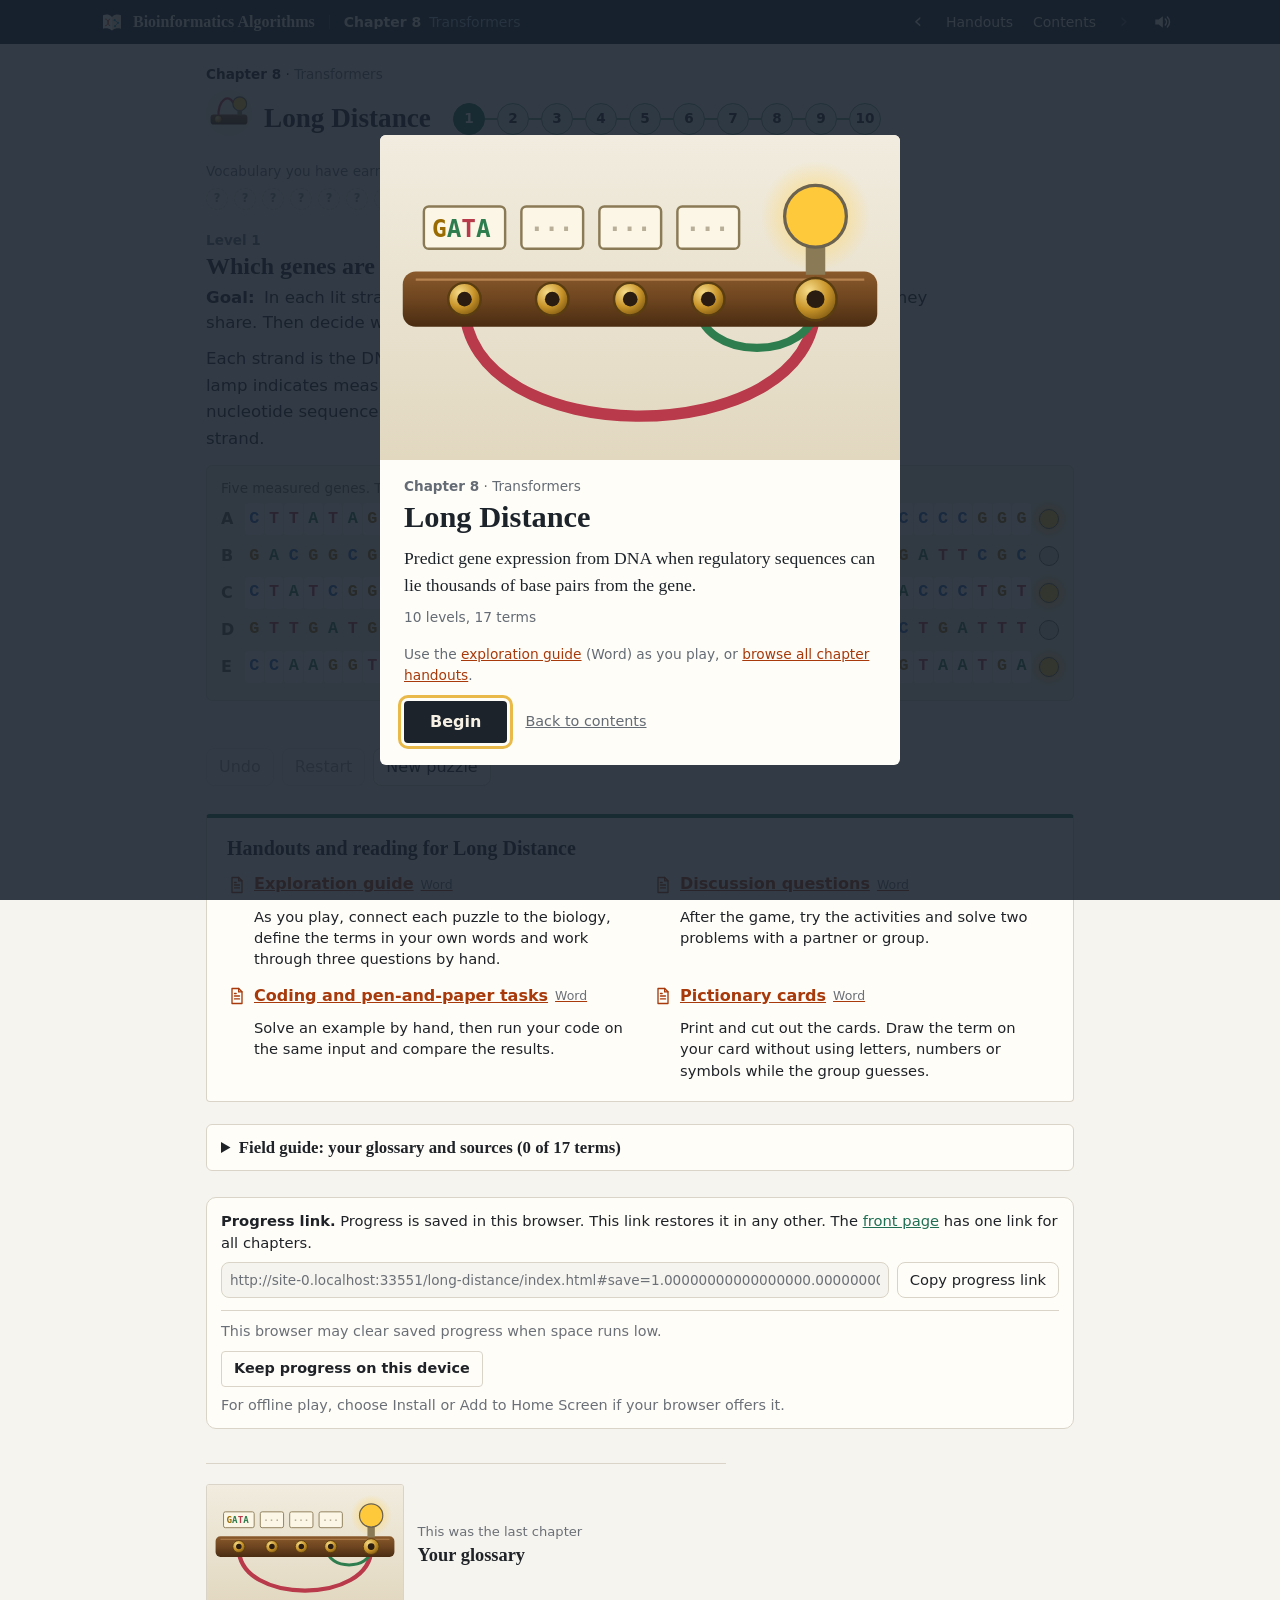
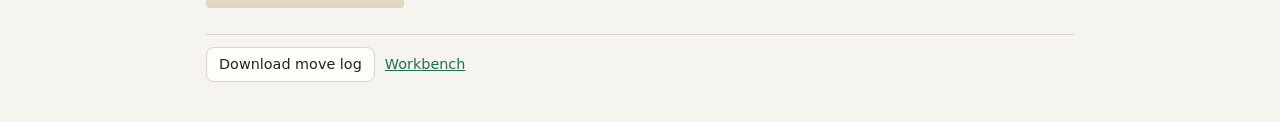
<file: long-distance/index.html>
<!doctype html>
<html lang="en">
<head>
<meta charset="utf-8">
<meta name="viewport" content="width=device-width,initial-scale=1">
<title>Long Distance</title>
<style>
*{box-sizing:border-box}
body{margin:0;background:var(--bg);color:var(--ink);font:16px/1.5 system-ui,-apple-system,"Segoe UI",sans-serif}
.wrap{max-width:900px;margin:0 auto;padding:20px 16px 40px}
header{display:flex;flex-wrap:wrap;align-items:center;gap:12px 20px;margin-bottom:8px}
h1{font-size:1.35rem;margin:0;display:flex;align-items:center;gap:8px}
h1 svg{width:40px;height:40px}
h1 a{color:inherit;text-decoration:none}
h2{font-size:1.1rem;margin:18px 0 4px}
p{margin:4px 0 12px}
.mono,.strip,.cell,svg text{font-family:ui-monospace,SFMono-Regular,Menlo,Consolas,monospace}
button{font:inherit;color:var(--ink);background:var(--panel);border:1px solid var(--line);border-radius:8px;padding:6px 12px;cursor:pointer}
button:hover:not(:disabled){border-color:var(--accent)}
button:disabled{opacity:.45;cursor:default}
button.primary{background:var(--accent);color:var(--accent-ink);border-color:var(--accent);font-weight:600}
button.advance{display:block;width:fit-content;max-width:100%;min-height:44px;margin-top:14px;padding:10px 18px;text-align:left}
a{color:var(--accent)}
input[type=text],input[type=number],textarea{font:inherit;color:var(--ink);background:var(--panel);border:1px solid var(--line);border-radius:8px;padding:5px 8px}
.pips{display:flex;flex-wrap:wrap;gap:6px}
.pips button{width:32px;height:32px;padding:0;border-radius:50%}
.pips button.on{background:var(--ink);color:var(--bg);border-color:var(--ink)}
.vocabhead{font-size:.75rem;text-transform:uppercase;letter-spacing:.08em;color:var(--muted);margin-top:8px}
.badges{display:flex;flex-wrap:wrap;gap:6px;margin:4px 0;position:relative}
.badge{font-size:.8rem;border:1px dashed var(--line);color:var(--muted);border-radius:999px;padding:2px 10px}
.badge.got{border:1px solid var(--good);color:var(--good);font-weight:600}
.term{cursor:help;position:relative}
span.term:not(.badge){border-bottom:1px dotted currentColor;font-weight:600}
.tip{display:none;position:absolute;left:0;top:calc(100% + 6px);z-index:20;width:min(360px,84vw);padding:9px 11px;border-radius:8px;
  background:var(--ink);color:var(--bg);font:400 .82rem/1.45 system-ui,sans-serif;letter-spacing:0;text-transform:none;text-align:left;box-shadow:0 4px 14px rgba(0,0,0,.25)}
.tip b{display:block;margin-bottom:2px;color:inherit}
.term:hover>.tip,.term:focus>.tip{display:block}
.rule{display:inline-flex;align-items:center;gap:8px;font-size:.9rem;font-weight:600;padding:3px 12px;border-radius:999px;background:var(--chip);margin-bottom:8px}
.stage{border:1px solid var(--line);border-radius:12px;overflow:hidden;background:var(--cloth);color:#1f2328;padding:12px 14px}
.stage .sub{font-size:.75rem;text-transform:uppercase;letter-spacing:.08em;color:#6b6250;margin:10px 0 3px}
.stage .sub:first-child{margin-top:0}
.stage p{font-size:.95rem}
.stage button{background:#fffdf8;color:#1f2328;border-color:#cdbf9a}
.stage button.primary{background:#c2410c;color:#fff;border-color:#c2410c}
.stage input{background:#fffdf8;color:#1f2328;border-color:#cdbf9a}
svg.loom{width:100%;height:auto;display:block;touch-action:none;user-select:none;-webkit-user-select:none}
.status{min-height:1.6em;margin:10px 2px 0;font-weight:500}
.status.warn{color:var(--warn)} .status.good{color:var(--good)}
.controls{display:flex;flex-wrap:wrap;gap:8px;align-items:center;margin-top:12px}
#skip:not([hidden]) + .controls{margin-top:20px;padding-top:14px;border-top:1px solid var(--line)}
.L-A{color:#2e7d4f}.L-C{color:#2b5fb3}.L-G{color:#9a6b00}.L-T{color:#b83a4b}.L-\${color:#6b7078}
.text{display:flex;flex-wrap:wrap;gap:2px 0;font:700 1.05rem/1 ui-monospace,SFMono-Regular,Menlo,monospace}
.cell{display:inline-flex;flex-direction:column;align-items:center;justify-content:center;width:1.45em;min-height:1.9em;padding:2px 0;border:0;border-radius:4px;background:transparent;font:inherit;cursor:pointer}
.cell small{font-size:.55em;font-weight:400;color:#857b66;line-height:1}
.cell.hit{background:#ffe2a8}.cell.bad{background:#ffd3cf;color:#8a1010}.cell.ok{background:#cfeedd}.cell.done{background:#e6dcc0}
.cell.sel{outline:2px solid #c2410c}
button.cell:hover{background:#fff3d6}
.cell.gap{width:.6em;cursor:default}
.rowbreak{flex-basis:100%;height:6px}
.mini{border-collapse:collapse;font:700 .95rem/1.2 ui-monospace,SFMono-Regular,Menlo,monospace;margin:6px 0}
.mini td{padding:2px 5px;text-align:center}
.mini th{padding:2px 4px}
.mini th button{font-size:.75rem;padding:2px 6px}
.tscroll{overflow-x:auto}
.reveal{border:1px solid var(--good);border-radius:12px;padding:14px 16px;margin-top:14px;background:var(--panel)}
.reveal h3{margin:0 0 8px;font-size:1.05rem}
.called{margin:10px 0 4px;padding-left:12px;border-left:3px solid var(--good)}
.called p{margin:0;position:relative}
.called b{color:var(--good)}
.src{margin:4px 0 10px 15px;padding:8px 12px;border-radius:8px;background:var(--chip);font-size:.9rem}
.src .tag{display:block;font-size:.7rem;text-transform:uppercase;letter-spacing:.08em;color:var(--muted)}
.src a{font-weight:600}
.wild{margin:12px 0 10px;padding:10px 14px;border-radius:8px;border:1px dashed var(--line)}
.guide{margin-top:22px;border:1px solid var(--line);border-radius:12px;padding:10px 14px;background:var(--panel)}
.guide summary{cursor:pointer;font-weight:600}
.gentry{padding:8px 0;border-top:1px solid var(--line)}
.gentry h4{margin:0;font-size:1rem}
.gentry p{margin:2px 0;font-size:.92rem}
.gmeta{color:var(--muted);font-size:.9rem}
footer{margin-top:26px;padding-top:12px;border-top:1px solid var(--line);display:flex;flex-wrap:wrap;gap:10px;align-items:center;font-size:.9rem;color:var(--muted)}
footer input{font:inherit;width:9em;padding:5px 8px;border:1px solid var(--line);border-radius:8px;background:var(--panel);color:var(--ink)}
.bench textarea{width:100%;min-height:4em;font-family:ui-monospace,Menlo,monospace}
.bench table{border-collapse:collapse;font-family:ui-monospace,Menlo,monospace}
.bench td,.bench th{border:1px solid var(--line);padding:2px 6px;text-align:center}
[hidden]{display:none!important}
@media (prefers-reduced-motion:reduce){*{animation:none!important;transition:none!important}}
@media print{
  body{background:#fff;color:#000}
  .wrap>*:not(#guide){display:none!important}
  .guide{border:0;padding:0;margin:0}
  .guide summary,#printGuide{display:none}
}

.pips button.fin{position:relative;border-color:var(--good);box-shadow:inset 0 0 0 1px var(--good)}
.pips button.fin::after{content:'✓';position:absolute;top:-5px;right:-5px;width:14px;height:14px;border-radius:50%;background:var(--good);color:var(--bg);font-size:10px;line-height:14px;font-weight:700;text-align:center}
.linknote{display:flex;flex-wrap:wrap;gap:8px 12px;align-items:center;margin:10px 0 0;padding:8px 12px;border:1px solid var(--good);border-radius:8px;background:var(--panel);font-size:.92rem}
.savebar{margin-top:26px;padding:12px 14px;border:1px solid var(--line);border-radius:10px;background:var(--panel);font-size:.92rem}
.savebar p{margin:0 0 8px}
.savebar .saverow{display:flex;flex-wrap:wrap;gap:8px}
.savebar input{flex:1 1 16em;min-width:0;font:inherit;font-size:.85rem;padding:6px 8px;border:1px solid var(--line);border-radius:8px;background:var(--bg);color:var(--muted)}
.savebar .savenote{margin:8px 0 0;color:var(--muted)}
.savebar .savenote:empty{display:none}
.linknote[hidden]{display:none}
@media print{.savebar,.linknote{display:none}}
:root{
  --bg:#f6f4ee; --panel:#fffdf8; --ink:#1f2328; --muted:#6b7078; --line:#d9d4c7;
  --accent:#1f6f54; --accent-ink:#ffffff; --good:#2e7d4f; --warn:#b4541a; --chip:#e1efe8;
  /* the switchboard is an illustration: one palette in both themes */
  --cloth:#efe9dc; --paper:#fffdf5;
}
@media (prefers-color-scheme:dark){
  :root{--bg:#15181c; --panel:#1d2126; --ink:#e8e6e1; --muted:#9aa0a8; --line:#343a42;
    --accent:#6fd0a8; --accent-ink:#04261a; --good:#6fcf97; --warn:#f0a36b; --chip:#1c3a30;}
}
.boards{display:flex;flex-direction:column;gap:6px;min-width:560px}
svg.board{display:block;width:100%;height:auto;user-select:none;-webkit-user-select:none}
svg.board text{font-family:ui-monospace,SFMono-Regular,Menlo,Consolas,monospace}
svg.board g[data-act]{cursor:pointer;outline:none}
svg.board g[data-act]:hover rect.pl,svg.board g[data-act]:focus-visible rect.pl{stroke:#1f6f54;stroke-width:2.6}
svg.board rect.pick{fill:#ffe2a8}svg.board rect.good{fill:#cfeedd}svg.board rect.bad{fill:#ffd3cf}
.cord{fill:none;stroke-linecap:round;opacity:.9}
.slip{line-height:2.1;margin:8px 0 0;padding:8px 12px;background:var(--paper);border:1px solid #cdbf9a;border-radius:3px;box-shadow:1px 2px 0 #d9cfb4;font-size:.95rem}
.slip.on{border-color:#1f6f54;box-shadow:1px 2px 0 #1f6f54}
b.w{font:700 1rem/1 ui-monospace,SFMono-Regular,Menlo,monospace;letter-spacing:.06em;padding:3px 6px;background:#f1e7c9;border-radius:3px;white-space:nowrap;display:inline-flex;align-items:center;gap:3px}
i.riv{display:inline-block;width:9px;height:9px;border-radius:50%;background:radial-gradient(circle at 35% 30%,#f6dc8a,#c9952a 55%,#7a5510)}
.stage button.chip{padding:3px 10px;font-size:.9rem;border-radius:6px}
.stage button.chip.sel{background:#1f6f54;color:#fff;border-color:#1f6f54}
.stage button.chip b.w{background:transparent;padding:0}
.stage button.chip.sel b.w span{color:#fff!important}
.step{display:inline-flex;align-items:center;gap:4px;white-space:nowrap}
.step b{min-width:2em;text-align:center}
.hint{font-size:.85rem;color:#6b6250}
.strand{display:flex;align-items:center;gap:8px;margin:5px 0}
.strand .text{flex:1}
.stag{font-weight:700;width:1em;color:#5a5140}
.lampi{flex:none;width:20px;height:20px;border-radius:50%;border:1.5px solid #6b6250;background:#d8d2c2}
.lampi.on{background:#ffc93c;box-shadow:0 0 10px 3px #ffd76a}
.lampi.q{border-style:dashed}
.cell.jack{border-bottom:3px solid #c9952a;border-radius:4px 4px 0 0}
.ask{margin:2px 0 10px 1.6em}
.text.grid{display:grid;grid-template-columns:repeat(var(--per),minmax(0,1fr));gap:1px;max-width:calc(var(--per)*1.7rem)}
.text.grid .cell{width:auto}
@media (max-width:600px){.text.grid{grid-template-columns:repeat(var(--pp),minmax(0,1fr))}}
.stage button.primary{background:#1f6f54;color:#fff;border-color:#1f6f54}
.slip .chip{margin:0 2px}

.goal{margin:4px 0 8px;padding:6px 10px;border-left:4px solid var(--accent);max-width:70ch}
.goal b{margin-right:4px}
.goal:empty{display:none}
</style>
<link rel="icon" href="../book/favicon.svg" type="image/svg+xml">
<link rel="stylesheet" href="../book/book.css">
<link rel="manifest" href="../manifest.webmanifest">
<meta name="theme-color" content="#1d2a3a">
<link rel="apple-touch-icon" href="../book/icon-180.png">
</head>
<body>
<svg width="0" height="0" style="position:absolute" aria-hidden="true">
  <defs>
    <!-- ===== ARTWORK: the rail, the brass and the lamp. Edit these to restyle the game ===== -->
    <linearGradient id="gWood" x1="0" y1="0" x2="0" y2="1"><stop offset="0" stop-color="#8a5a2b"/><stop offset=".5" stop-color="#6e4520"/><stop offset="1" stop-color="#4a2c12"/></linearGradient>
    <radialGradient id="gBrass" cx=".35" cy=".3" r=".8"><stop offset="0" stop-color="#f6dc8a"/><stop offset=".55" stop-color="#c9952a"/><stop offset="1" stop-color="#7a5510"/></radialGradient>
    <radialGradient id="gGlow"><stop offset="0" stop-color="#ffd76a" stop-opacity=".9"/><stop offset="1" stop-color="#ffd76a" stop-opacity="0"/></radialGradient>
  </defs>
</svg>
<div class="wrap">
  <header>
    <h1><a href="../" title="All games" aria-label="All games"><svg viewBox="-30 -30 60 60" aria-hidden="true"><circle r="30" fill="#efe9dc"/><rect x="-24" y="2" width="48" height="13" rx="4" fill="url(#gWood)"/><path d="M-14,6 C-14,-20 0,-24 5,-14" fill="none" stroke="#b83a4b" stroke-width="3" stroke-linecap="round"/><circle cx="-14" cy="8" r="5" fill="url(#gBrass)" stroke="#5a3d10"/><circle cx="14" cy="-12" r="9" fill="#ffc93c" stroke="#6b6250" stroke-width="1.5"/><rect x="11" y="-4" width="6" height="7" fill="#8a7a55"/></svg></a>Long Distance</h1>
    <div class="pips" id="pips" aria-label="Levels"></div>
  </header>
  <p class="linknote" id="linkNote" role="status" hidden><span id="linkNoteText"></span> <button id="copyLinkTop" hidden>Copy progress link</button></p>
  <div class="vocabhead">Vocabulary you have earned <span style="text-transform:none;letter-spacing:0">(hover for the definition)</span></div>
  <div class="badges" id="badges"></div>

  <h2 id="title"></h2>
  <p id="goal" class="goal"></p>
  <p id="brief"></p>
  <div class="rule" id="rule"></div>

  <div class="stage" id="stage"></div>

  <div class="status" id="status" role="status"></div>

  <button id="skip" class="primary advance" hidden></button>

  <div class="controls">
    <button id="undo">Undo</button>
    <button id="restart">Restart</button>
    <button id="fresh">New puzzle</button>
  </div>

  <div id="panel"></div>

  <details class="guide" id="guide">
    <summary>Field guide: your glossary and sources (<span id="gcount"></span>)</summary>
    <div id="guideBody"></div>
  </details>

  <div class="savebar" id="savebar">
    <p><b>Progress link.</b> Progress is saved in this browser. This link restores it in any other. The <a href="../#keep">front page</a> has one link for all chapters.</p>
    <div class="saverow"><input id="saveLink" readonly aria-label="Your progress link"><button id="copyLink">Copy progress link</button></div>
    <p class="savenote" id="saveNote" role="status"></p>
    <div data-bk-app></div>
  </div>
  <footer>
    <button id="dl">Download move log</button>
    <a href="?bench=1">Workbench</a>
  </footer>
</div>

<script id="engine">
/* Pure puzzle logic: no DOM. A board is a row of jacks, each with a four-letter plate. The gene's jack sits to the right of the last one,
   so on a board of n jacks the gene asks from index n and jack j is n - j places from it. */
function hashStr(s){let h=2166136261>>>0;for(let i=0;i<s.length;i++){h^=s.charCodeAt(i);h=Math.imul(h,16777619);}return h>>>0;}
function rng(seed){let a=seed>>>0;return function(){a|=0;a=a+0x6D2B79F5|0;let t=Math.imul(a^a>>>15,1|a);t=t+Math.imul(t^t>>>7,61|t)^t;return((t^t>>>14)>>>0)/4294967296;};}
function shuffled(arr,rand){const a=arr.slice();for(let i=a.length-1;i>0;i--){const j=Math.floor(rand()*(i+1));[a[i],a[j]]=[a[j],a[i]];}return a;}
const pick=(arr,rand)=>arr[Math.floor(rand()*arr.length)];
const between=(lo,hi,rand)=>lo+Math.floor(rand()*(hi-lo+1));
/* A generator that runs out of tries builds the puzzle for a key from its pool instead. TRIES.limit is for tests only. */
const TRIES={limit:null,strict:false},maxTries=n=>TRIES.limit===null?n:TRIES.limit;
function fallback(name,key,pool,make){
  if(TRIES.strict)throw new Error(name+' ran out of tries for '+key);
  TRIES.fell=(TRIES.fell||0)+1;
  const t=TRIES.limit;TRIES.strict=true;TRIES.limit=null;
  try{return make(pool[hashStr(key)%pool.length]);}finally{TRIES.strict=false;TRIES.limit=t;}
}
const F4=['fallback-0','fallback-1','fallback-2','fallback-3'],POOLS={makeL1:F4,makeL5:F4,makeL10:F4};
function keyOf(code,id,variant){return code+'|'+id+'|'+(variant||0);}

/* The words that matter. ACT is the site in the enhancer, SIL a silencer site, BOX the box beside the gene's start,
   PAR the partner site that must sit next to ACT, WEAK a one-letter-off copy of ACT. */
const ACT='GATA',SIL='CTCC',BOX='TATA',PAR='CAGC',WEAK='GATT',SPECIAL=[ACT,SIL,BOX,PAR,WEAK],N=10;
/* the score of a plate against a wanted word: letters that agree, place by place */
function same(a,b){let n=0;for(let i=0;i<4;i++)if(a[i]===b[i])n++;return n;}
function word(rand){let w='';for(let i=0;i<4;i++)w+='ACGT'[Math.floor(rand()*4)];return w;}
/* a plate that cannot be mistaken for a site: at least two letters different from every special word, and not one letter four times */
function plain(rand,used){for(;;){const w=word(rand);if(new Set(w).size<2||used.includes(w)||SPECIAL.some(s=>same(w,s)>2))continue;used.push(w);return w;}}
/* a plate with an exact score against ACT (level 5) */
function scored(rand,s,used){for(;;){const w=word(rand);if(new Set(w).size<2||used.includes(w)||SPECIAL.includes(w)||same(w,ACT)!==s)continue;used.push(w);return w;}}
function makeBoard(rand,places,used,n){const labels=Array(n||N).fill(null);Object.keys(places).forEach(i=>labels[i]=places[i]);
  for(let i=0;i<labels.length;i++)if(!labels[i])labels[i]=plain(rand,used);return labels;}
function swapped(labels,i,j){const a=labels.slice();[a[i],a[j]]=[a[j],a[i]];return a;}
function count4(s,w){let c=0;for(let i=0;i+4<=s.length;i++)if(s.startsWith(w,i))c++;return c;}
function kset(s){const o=new Set();for(let i=0;i+4<=s.length;i++)o.add(s.slice(i,i+4));return o;}
function tokens(s){const o=[];for(let i=0;i+4<=s.length;i+=4)o.push(s.slice(i,i+4));return o;}

/* ---------- the exchange ---------- */
/* Exact matching. A slip is {want:[plates], dist:null or a number of places}. Returns the jacks that answer the asker. */
function answers(labels,asker,slip){
  const o=[];if(!slip||!slip.want)return o;
  for(let j=0;j<labels.length;j++){
    if(j===asker||!slip.want.includes(labels[j]))continue;
    if(slip.dist!=null&&Math.abs(asker-j)!==slip.dist)continue;
    o.push(j);
  }
  return o;
}
/* The asker's current is shared equally among the jacks that answer; each sends its value (1 unless a card says otherwise). */
function headOut(labels,asker,slip,values){
  const a=answers(labels,asker,slip);let out=0;
  a.forEach(j=>{out+=(values&&labels[j] in values?values[labels[j]]:1)/a.length;});
  return {cords:a,out};
}
/* Every jack pulls: one unit, doubled for each letter that agrees with the wanted word. Shares are pull over total. */
function soft(labels,want){
  const sc=labels.map(l=>same(l,want)),pull=sc.map(s=>Math.pow(2,s)),tot=pull.reduce((a,b)=>a+b,0);
  return {sc,pull,tot,w:pull.map(p=>p/tot)};
}
function softOut(labels,want,values){const s=soft(labels,want);return s.w.reduce((a,w,j)=>a+w*(values[labels[j]]||0),0);}
/* Round 1 of a two-round exchange: each jack with plate r.who asks for r.want at r.dist; a jack that is answered gains a rivet ('+'). */
function round1(labels,r){
  const links=[];
  const out=labels.map((l,i)=>{
    if(!r||!r.who||l!==r.who)return l;
    const a=answers(labels,i,{want:[r.want],dist:r.dist});if(!a.length)return l;
    a.forEach(j=>links.push([i,j]));return l+'+';
  });
  return {labels:out,links};
}
/* The finished exchange of levels 8 and 10: round 1 rivets a GATA next to a CAGC; in round 2 the gene asks two questions. */
function runFull(labels){
  const r=round1(labels,{who:ACT,want:PAR,dist:1}),n=labels.length;
  const h1=answers(r.labels,n,{want:[BOX],dist:1}),h2=answers(r.labels,n,{want:[ACT+'+'],dist:null});
  return {labels:r.labels,links:r.links,h1,h2,on:h1.length>0&&h2.length>0};
}
function applyVar(labels,v){const s=labels.join('');return tokens(s.slice(0,v.pos)+v.alt+s.slice(v.pos+1));}
/* For every letter: how many of its three possible changes switch the gene off. */
function scan(labels){
  const s=labels.join(''),base=runFull(labels).on,out=[];
  for(let p=0;p<s.length;p++){let c=0;for(const a of 'ACGT'){if(a===s[p])continue;if(runFull(applyVar(labels,{pos:p,alt:a})).on!==base)c++;}out.push(c);}
  return out;
}

/* ---------- levels ---------- */
/* Level 1: seven strands of 40 letters. Four hold GATA once, at a plate boundary, each at a different distance from the gene.
   No other four-letter word is shared by the three strands whose lamps are shown lit. */
function makeL1(key){
  const rand=rng(hashStr(key));
  for(let tr=0;tr<maxTries(6000);tr++){
    const at=shuffled([1,2,3,4,5,6,7],rand).slice(0,4);
    const mk=t=>{let labels;do{labels=makeBoard(rand,t==null?{}:{[t]:ACT},[]);}while(count4(labels.join(''),ACT)!==(t==null?0:1));
      return {labels,seq:labels.join(''),on:t!=null,at:t==null?null:t*4,tok:t};};
    const known=[mk(at[0]),mk(null),mk(at[1]),mk(null),mk(at[2])],unknown=shuffled([mk(at[3]),mk(null)],rand);
        const on=known.filter(x=>x.on).map(x=>kset(x.seq));
    if([...on[0]].filter(w=>on[1].has(w)&&on[2].has(w)).length!==1)continue;
    return {known,unknown};
  }
  return fallback('makeL1',key,POOLS.makeL1,makeL1);
}
/* Level 2: a 12-letter strand whose GATA is three rounds from the gene, then the first lit strand of level 1. */
function makeL2(code,variant){
  const rand=rng(hashStr(keyOf(code,2,variant)));let seq;
  do{seq='';for(let i=0;i<12;i++)seq+=i>=6&&i<10?ACT[i-6]:'ACGT'[Math.floor(rand()*4)];}while(count4(seq,ACT)!==1);
  return {mini:{seq,at:6},big:makeL1(keyOf(code,1,variant)).known[0],rounds:3};
}
/* Level 3: level 1's strands as boards: its three lit strands and one unlit one. */
function makeL3(code,variant){const k=makeL1(keyOf(code,1,variant)).known;return {boards:[k[0],k[1],k[2],k[4]].map(x=>({labels:x.labels,on:x.on,at:x.tok}))};}
function spots(rand,k,lo,hi){return shuffled(Array.from({length:hi-lo+1},(_,i)=>lo+i),rand).slice(0,k);}
/* Level 4: six boards. The gene is on when GATA plates outnumber CTCC plates. */
function makeL4(key){
  const rand=rng(hashStr(key)),used=[];
  return {boards:[[ACT],[ACT,SIL],[],[SIL],[ACT,ACT,SIL],[ACT,SIL,SIL]].map(set=>{
    const p=spots(rand,set.length,0,N-2),places={};set.forEach((w,i)=>places[p[i]]=w);
    return {labels:makeBoard(rand,places,used),on:set.filter(w=>w===ACT).length>set.filter(w=>w===SIL).length};
  })};
}
/* Level 5: three boards of six jacks whose pulls add up to 32, 16 and 32. */
function makeL5(key){
  const rand=rng(hashStr(key)),values={[ACT]:1,[WEAK]:1};
  for(let tr=0;tr<maxTries(200);tr++){
    const used=[],mk=sc=>{const labels=shuffled(sc,rand).map(s=>s===4?ACT:s===3?WEAK:scored(rand,s,used));return {labels,out:softOut(labels,ACT,values)};};
    const A=mk([4,3,1,1,1,1]),B=mk([3,1,1,1,0,0]),C=mk([4,2,2,2,1,1]);
    if(soft(A.labels,ACT).tot!==32||soft(B.labels,ACT).tot!==16||soft(C.labels,ACT).tot!==32)continue;
    return {A,B,C,values,want:ACT};
  }
  return fallback('makeL5',key,POOLS.makeL5,makeL5);
}
/* Level 6: A and B hold the same plates in a different order; only a TATA one place from the gene switches it on. */
function makeL6(key){
  const rand=rng(hashStr(key)),used=[];
  const A=makeBoard(rand,{[N-1]:BOX},used),B=swapped(A,N-1,N-between(4,8,rand)),C=makeBoard(rand,{},used),
    D=makeBoard(rand,{[N-1]:BOX},used),E=makeBoard(rand,{[N-between(2,3,rand)]:BOX},used);
  return {boards:[A,B,C,D,E].map(labels=>({labels,on:labels[N-1]===BOX}))};
}
/* Level 7: on only with a TATA one place from the gene and a GATA anywhere. */
function makeL7(key){
  /* Board B is board A with its GATA replaced, and board C is board E with its TATA replaced. Every other plate of a lit board
     sits at the same place on an unlit one, so no single query, even one holding two keys, lights A and E without lighting B or C. */
  const rand=rng(hashStr(key)),used=[],g=spots(rand,2,0,N-4);   /* the two lit boards hold their GATA at different distances */
  const A=makeBoard(rand,{[N-1]:BOX,[g[0]]:ACT},used),E=makeBoard(rand,{[N-1]:BOX,[g[1]]:ACT},used);
  const B=A.slice(),C=E.slice();B[g[0]]=plain(rand,used);C[N-1]=plain(rand,used);
  const D=makeBoard(rand,{[N-between(4,6,rand)]:BOX,[between(0,2,rand)]:ACT},used);
  return {boards:[A,B,C,D,E].map(labels=>({labels,on:labels[N-1]===BOX&&labels.includes(ACT)}))};
}
/* Level 8: on only when a GATA and a CAGC sit side by side. Boards 1 and 3 hold the same plates. */
function makeL8(key){
  const rand=rng(hashStr(key)),used=[];
  const p=between(1,N-3,rand),one=makeBoard(rand,{[p]:ACT,[p+1]:PAR},used);
  const far=shuffled([...Array(N).keys()].filter(i=>Math.abs(i-p)>=2&&i!==p+1),rand)[0],three=swapped(one,p+1,far);
  const q=between(1,N-3,rand);
  const boards=[one,makeBoard(rand,{[between(0,N-1,rand)]:ACT},used),three,makeBoard(rand,{[between(0,N-1,rand)]:PAR},used),makeBoard(rand,{[q]:PAR,[q+1]:ACT},used)];
  return {boards:boards.map(labels=>({labels,on:labels.some((l,i)=>l===ACT&&(labels[i-1]===PAR||labels[i+1]===PAR))}))};
}
/* Level 9: one plate is covered on each board. On two boards a run of three plates occurs twice and the covered plate is in the second copy. */
function makeL9(key){
  const rand=rng(hashStr(key)),used=[];
  const rep=off=>{const labels=makeBoard(rand,{},used),p=between(0,2,rand),q=between(p+4,N-3,rand);
    for(let i=0;i<3;i++)labels[q+i]=labels[p+i];return {labels,cover:q+off,src:p+off};};
  const c=makeBoard(rand,{},used);
  return {boards:[rep(1),rep(2),{labels:c,cover:between(2,N-2,rand),src:null}]};
}
/* Level 10: a lit board with a riveted pair, a lone GATA and three variants. Only the variant in the partner plate switches the gene off. */
function makeL10(key){
  const rand=rng(hashStr(key));
  for(let tr=0;tr<maxTries(400);tr++){
    const used=[],p=between(0,3,rand),flip=rand()<.5,d=between(p+3,N-3,rand);
    const labels=makeBoard(rand,{[N-1]:BOX,[p]:flip?PAR:ACT,[p+1]:flip?ACT:PAR,[d]:ACT},used);
    const par=flip?p:p+1,bgs=[...Array(N).keys()].filter(i=>!SPECIAL.includes(labels[i])),bg=pick(bgs,rand);
    const mk=(tok,kind)=>{const pos=tok*4+between(0,3,rand),ref=labels[tok][pos%4];return {pos,ref,alt:pick('ACGT'.replace(ref,''),rand),kind};};
    const vars=[mk(par,'partner'),mk(d,'lone'),mk(bg,'plain')].sort((a,b)=>a.pos-b.pos);
    if(vars.some(v=>{const t=applyVar(labels,v),w=t[Math.floor(v.pos/4)];return SPECIAL.includes(w)||runFull(t).on!==(v.kind!=='partner');}))continue;
    if(!runFull(labels).on)continue;
    const track=scan(labels);if(track.filter(c=>c===3).length!==12||track.some(c=>c!==0&&c!==3))continue;
    return {labels,vars,track,pair:[p,p+1],lone:d};
  }
  return fallback('makeL10',key,POOLS.makeL10,makeL10);
}
function makeLevel(code,id,variant){
  const key=keyOf(code,id,variant);
  return id===1?makeL1(key):id===2?makeL2(code,variant):id===3?makeL3(code,variant):id===4?makeL4(key):id===5?makeL5(key):
    id===6?makeL6(key):id===7?makeL7(key):id===8?makeL8(key):id===9?makeL9(key):id===10?makeL10(key):{};
}
/* the workbench: cut a strand into plates and share one unit of current among them for a wanted word */
function benchReport(strand,want){
  const s=String(strand).toUpperCase().replace(/[^ACGT]/g,''),labels=tokens(s),w=(String(want).toUpperCase().replace(/[^ACGT]/g,'')+'AAAA').slice(0,4);
  return Object.assign({labels,want:w},soft(labels,w));
}
if(typeof module!=='undefined')module.exports={hashStr,rng,shuffled,keyOf,ACT,SIL,BOX,PAR,WEAK,SPECIAL,N,same,plain,scored,makeBoard,count4,kset,tokens,
  answers,headOut,soft,softOut,round1,runFull,applyVar,scan,makeLevel,makeL1,makeL2,makeL3,makeL4,makeL5,makeL6,makeL7,makeL8,makeL9,makeL10,benchReport,TRIES,POOLS};
</script>
<script id="ui">
(function(){
const KEY='longdistance:v1';
const $=s=>document.querySelector(s);
const esc=s=>String(s).replace(/[&<>"']/g,c=>({'&':'&amp;','<':'&lt;','>':'&gt;','"':'&quot;',"'":'&#39;'}[c]));
const plural=(n,w)=>n+' '+w+(n===1?'':/(ch|sh|s|x)$/.test(w)?'es':'s');
const numWord=n=>['zero','one','two','three','four','five','six','seven','eight','nine','ten','eleven','twelve'][n]||String(n);
const fmt=n=>Math.round(n).toLocaleString('en-US');

const LEVELS=[
  {id:1,goal:'In each lit strand, click the first nucleotide of the four-nucleotide sequence they share. Then decide whether each of the two unmeasured genes is on or off.',title:'Which genes are expressed?',rule:'Click the first nucleotide of the shared sequence',
   brief:'Each strand is the DNA upstream of one gene, with the gene at its right end. A lit lamp indicates measured gene expression. The three lit strands share one four-nucleotide sequence that the unlit strands lack. Click its first nucleotide in each lit strand.'},
  {id:2,goal:'Run three rounds on the short strand and then on strand A, and say whether the signal from GATA reaches each gene.',title:'Pass it along',rule:'A nucleotide hears only its neighbors',
   brief:'Each nucleotide passes the signal to its neighbors. In each round the signal from GATA moves one nucleotide farther in both directions. Run the rounds and see whether the signal reaches the gene.'},
  {id:3,goal:'Wire each lit gene to the plate the lit boards share. Then fill in one slip that wires every board correctly.',title:'A direct line',rule:'One slip for every board',
   brief:'Each jack now has a plate showing four nucleotides. The gene’s jack can connect directly to any plate. On each board labeled “on,” select the plate shared by the active genes.'},
  {id:4,goal:'Choose which plates answer the query and what each one sends, until every lamp matches the measured result.',title:'What comes down the cord',rule:'Cords share the gene’s current equally',
   brief:'Two boards contain GATA even though their genes are off. Look for another plate those boards share. Select a plate to change whether it answers the query and what value it sends. Match each lamp to the measured result.'},
  {id:5,goal:'Work out the gene’s reading on each board: find each jack’s pull, add the pulls, then divide.',title:'One unit of current',rule:'Each agreeing nucleotide doubles a jack’s pull',
   brief:'In this model, a near match such as GATT responds more weakly than an exact GATA match. Every jack now receives a share of the gene’s one unit of current. Closer matches receive larger shares. A jack’s pull starts at 1 and doubles for each nucleotide of its key that agrees with the query. Work out the gene’s reading on board A.'},
  {id:6,goal:'Choose a query and test it on all five boards, until every lamp matches the measured result.',title:'Shuffled',rule:'The same query on every board',
   brief:'The gene is on in board A and off in board B. Choose a plate to use as the query and test it on all five boards. Compare its predictions for A and B.'},
  {id:7,goal:'Set up queries that predict all five boards, until every lamp matches the measured result.',title:'Two questions',rule:'One query asks one question',
   brief:'Board B is board A with one plate changed, and board C is board E with one plate changed. Predict all five boards. Click a query to work on it, then click a plate to put its key in or take it out. A query can hold two keys.'},
  {id:8,goal:'Fill in two rounds that predict all five boards, until every lamp matches the measured result.',title:'Two rounds',rule:'Round 2 reads what round 1 wrote',
   brief:'In this model, GATA activates the gene only when CAGC is beside it. Boards A and C hold the same ten plates. Set up two rounds that predict all five boards. Click a blank in a round, then click a plate to fill it.'},
  {id:9,goal:'On each board, click the visible plate that matches the covered one, or say that the board gives too little information.',title:'Nobody measured these',rule:'The covered plate is the answer key',
   brief:'One plate on each board is covered. Look for a pattern in the surrounding plates. Click the visible plate you predict matches the covered one, or say that the board gives too little information.'},
  {id:10,goal:'Test the patient’s three changes one at a time and find the one that turns the prediction off. Then test every possible change.',title:'One nucleotide',rule:'Change one nucleotide · run the model again',
   brief:'The model predicts that the reference gene is on. It uses the two rounds from level 8 and the TATA query from level 7. The patient’s gene is off, and the sequence differs from the reference at three positions. Test the variants one at a time to find which changes the prediction.'}
];

const SRC={
  banerji:{cite:'Banerji, Rusconi & Schaffner, 1981',title:'Expression of a β-globin gene is enhanced by remote SV40 DNA sequences',where:'Cell 27, 299–308',
    url:'https://doi.org/10.1016/0092-8674(81)90413-X',look:'The abstract reports 200 times more β-globin transcripts when the plasmid also carried an SV40 DNA fragment, and that the fragment acted in either orientation at many positions, including 1,400 base pairs upstream or 3,300 downstream of the transcription start site. Its last two sentences announce a new class of DNA element.'},
  ji:{cite:'Ji et al., 2021',title:'DNABERT: pre-trained Bidirectional Encoder Representations from Transformers model for DNA-language in genome',where:'Bioinformatics 37, 2112–2120',
    url:'https://doi.org/10.1093/bioinformatics/btab083',look:'DNABERT cuts DNA into overlapping k-mers. The abstract claims that one pre-trained model predicts promoters, splice sites and transcription factor binding sites after fine-tuning on small labeled sets, and that it shows which nucleotides were important to a prediction.'},
  bahdanau:{cite:'Bahdanau, Cho & Bengio, 2014',title:'Neural machine translation by jointly learning to align and translate',where:'arXiv:1409.0473',
    url:'https://doi.org/10.48550/arXiv.1409.0473',look:'The abstract proposes that a translation model search the source sentence for the parts relevant to the next word instead of squeezing the sentence into one fixed-length vector. It calls the result a soft alignment. Compare that use of the word with the alignment chapter.'},
  vaswani:{cite:'Vaswani et al., 2017',title:'Attention is all you need',where:'arXiv:1706.03762',
    url:'https://doi.org/10.48550/arXiv.1706.03762',look:'Section 3.2 defines attention from queries, keys and values, with a softmax over the scores. The scores there are dot products of two vectors. Counting agreeing nucleotides is the same sum for plates written as 0s and 1s.'},
  vaswani6:{cite:'Vaswani et al., 2017',title:'Attention is all you need',where:'arXiv:1706.03762',
    url:'https://doi.org/10.48550/arXiv.1706.03762',look:'Section 3.5 says why order has to be added to the tokens and how the paper adds it.'},
  vaswani8:{cite:'Vaswani et al., 2017',title:'Attention is all you need',where:'arXiv:1706.03762',
    url:'https://doi.org/10.48550/arXiv.1706.03762',look:'This paper named the Transformer. Its abstract proposes a network based only on attention, without recurrence or convolution. Figure 1 shows one layer.'},
  vig:{cite:'Vig et al., 2020',title:'BERTology meets biology: interpreting attention in protein language models',where:'arXiv:2006.15222',
    url:'https://doi.org/10.48550/arXiv.2006.15222',look:'The abstract reports that attention in protein language models connects amino acids that are far apart in the sequence and close in the folded structure, that it targets binding sites, and that later stages of the model attend to more complex properties.'},
  avsec:{cite:'Avsec et al., 2021',title:'Effective gene expression prediction from sequence by integrating long-range interactions',where:'Nature Methods 18, 1196–1203',
    url:'https://doi.org/10.1038/s41592-021-01252-x',look:'This paper describes Enformer. The abstract reports better prediction of gene expression from DNA sequence by integrating information from up to 100 kb away, more accurate predictions of variant effects, and enhancer–promoter interactions predicted from the sequence alone.'},
  devlin:{cite:'Devlin et al., 2019',title:'BERT: pre-training of deep bidirectional transformers for language understanding',where:'Proceedings of NAACL-HLT 2019, 4171–4186',
    url:'https://doi.org/10.18653/v1/N19-1423',look:'Section 3.1 describes the masked language model task: some of the input tokens are masked at random and the model predicts them from the context on both sides.'},
  dalla:{cite:'Dalla-Torre et al., 2025',title:'Nucleotide Transformer: building and evaluating robust foundation models for human genomics',where:'Nature Methods 22, 287–297',
    url:'https://doi.org/10.1038/s41592-024-02523-z',look:'The abstract describes models of 50 million to 2.5 billion parameters pre-trained on 3,202 human genomes and 850 genomes of other species, and says that without supervision they learned to focus attention on key genomic elements.'},
  canver:{cite:'Canver et al., 2015',title:'BCL11A enhancer dissection by Cas9-mediated in situ saturating mutagenesis',where:'Nature 527, 192–197',
    url:'https://doi.org/10.1038/nature15521',look:'The abstract describes saturating mutagenesis of the BCL11A erythroid enhancer in its place in the genome, using libraries of Cas9 guide RNAs, which revealed the enhancer’s critical minimal features.'},
  karollus:{cite:'Karollus, Mauermeier & Gagneur, 2023',title:'Current sequence-based models capture gene expression determinants in promoters but mostly ignore distal enhancers',where:'Genome Biology 24, 56',
    url:'https://doi.org/10.1186/s13059-023-02899-9',look:'This paper tests Enformer and similar models against perturbation experiments. The abstract reports that the models capture what drives promoters and fail to capture the causal effects of enhancers at medium to long distances.'},
  frangoul:{cite:'Frangoul et al., 2021',title:'CRISPR-Cas9 gene editing for sickle cell disease and β-thalassemia',where:'New England Journal of Medicine 384, 252–260',
    url:'https://doi.org/10.1056/NEJMoa2031054',look:'This paper reports the first two patients treated with cells in which the BCL11A erythroid enhancer had been edited.'}
};

const VOCAB=[
  {id:'enhancer',name:'Enhancer',src:'banerji',def:'A regulatory DNA sequence that increases a gene’s transcription when bound by appropriate transcription factors. An enhancer can lie thousands of base pairs upstream or downstream of the gene it controls, in either orientation.'},
  {id:'field',name:'Receptive field',def:'The part of the input that can affect what one position computes. If each step passes information one position along, k steps give a receptive field of k positions on each side.'},
  {id:'token',name:'Token',src:'ji',def:'The unit a sequence model reads. DNA can be cut into single nucleotides, into k-mers or into longer sequence segments, and each piece becomes one token. This game uses non-overlapping 4-mers.'},
  {id:'attention',name:'Attention',src:'bahdanau',def:'An operation in which each token gathers information from other tokens chosen by comparing their contents, so that one rule connects different positions in different sequences.'},
  {id:'query',name:'Query',def:'What a token is looking for, computed from the token as a vector. It is compared with the key of every other token.'},
  {id:'key',name:'Key',def:'A vector that describes a token to other tokens. Each query is compared with the keys to determine how much attention each token receives.'},
  {id:'value',name:'Value',def:'What a token sends to a token that attends to it. The receiver’s result is the sum of the values, each multiplied by its attention weight.'},
  {id:'weight',name:'Attention weight',def:'The share of one token’s attention that goes to another token. For each asking token the weights are positive and add up to 1.'},
  {id:'softmax',name:'Softmax',src:'vaswani',def:'The rule that turns scores into attention weights: raise a fixed base to each score, then divide by the total. Trained models use the base e, about 2.718. This game uses 2, so a score higher by one doubles the weight.'},
  {id:'posenc',name:'Positional encoding',src:'vaswani6',def:'Position information added to each token, because attention alone gives the same result when the tokens are shuffled. It can record a token’s place in the sequence or its distance from the asking token.'},
  {id:'head',name:'Attention head',src:'vig',def:'One set of queries, keys and values. A layer runs several heads side by side, each asking a different question, and a small network combines their results.'},
  {id:'layer',name:'Layer',def:'One round of attention followed by an update of every token. Layers are stacked: a later layer reads what an earlier one wrote, so it can ask about relations the earlier one found.'},
  {id:'embedding',name:'Embedding',def:'The vector representing a token. It starts as a code for the token’s sequence and position, and each layer rewrites it to include what the token has gathered from the others.'},
  {id:'transformer',name:'Transformer',src:'avsec',def:'A model built from stacked layers of multi-head attention over tokens with positional encoding. It was introduced for translation in 2017 and is now used on DNA, RNA and protein sequences.'},
  {id:'mlm',name:'Masked language model',src:'devlin',def:'A model trained by hiding some tokens of a sequence and asking for them back from the rest. The hidden tokens are their own answer key, so no experimental measurements are needed.'},
  {id:'param',name:'Parameter',src:'dalla',def:'One of the numbers a model learns in training. In a transformer they are the numbers that turn an embedding into a query, a key and a value, and the numbers that update the embedding.'},
  {id:'ism',name:'In silico mutagenesis',src:'canver',def:'Substituting nucleotides in an input sequence one at a time and recording how the model’s prediction changes. The size of the change estimates the effect of a variant at that position.'}
];
const DEF={};VOCAB.forEach(v=>DEF[v.id]=v);
function term(id,label){return '<span class="term" tabindex="0">'+label+'<span class="tip" role="tooltip"><b>'+DEF[id].name+'</b>'+DEF[id].def+'</span></span>';}

/* ---------- saved state ---------- */
const params=new URLSearchParams(location.search),urlSeed=params.get('seed');
const requestedLevel=Number(params.get('level'));
const previewLevel=Number.isInteger(requestedLevel)&&requestedLevel>=1&&requestedLevel<=LEVELS.length?requestedLevel:0;
function load(){try{return JSON.parse(localStorage.getItem(KEY))||{};}catch(e){return {};}}
function save(){if(previewLevel||bench)return;if(S&&S.done)S.link=encodeProgress(S);try{localStorage.setItem(KEY,JSON.stringify(S));}catch(e){}writeLink();}
function freshState(seed){return {seed,unlocked:1,done:[],badges:[],earnedAt:{},variants:{},log:[]};}
/* First-load puzzle codes. The tests play every level of each one. */
const CODES='BW5YFT HW8RZU 5WS62H JHNYCR PKFYBS FFXJ4N CHGU9U VH7N3X 2AR5B8 PTZ4KZ H6HNTK LUQ7XU HTBQYY QR6HSU 289ZQF X3DC62 NT5WJU STQ4L4 PSSAFX FTKH67 QPEF7J QSQ8MY 9NAS3L 9NSB8W HNNWCJ VVSJKW YAG76X APVFWY FKE94G XNSS6X 79XC2A YZ35NF SDEEUS 6VH3FG UDD6VX M3FACS 3HKNS7 4H74FR QXJXBN SPN8V6 U5TBJU 9K2E3V T894MA MNSTET ECJNEE 664MJZ 6SJTM6 YB7L9J FGKRF4 MPC8MG'.split(' ');
function randomCode(){return CODES[Math.floor(Math.random()*CODES.length)];}
const bench=!!params.get('bench');
/* ---------- progress link ----------
   Every level is open; only the vocabulary is earned. The progress link is this page's address plus
   #save=1.<terms>.<levels>.<check>.<puzzle code>; opening it restores the earned terms and finished levels in any browser.
   The page's own address stays clean, so that sharing the address of the game never hands over someone's progress.
   <terms> has one character per VOCAB entry, in VOCAB order: 0 for not earned, otherwise the level it was earned in (base 36).
   <levels> has one 0 or 1 per level. Old links depend on those orders: add new terms and levels at the end. */
const TRANSIENT=!!(previewLevel||bench||params.get('bench'));
function linkCheck(body){const s=KEY+'|'+body;let h=2166136261>>>0;for(let i=0;i<s.length;i++){h^=s.charCodeAt(i);h=Math.imul(h,16777619);}return (h>>>0).toString(36);}
function encodeProgress(st){
  const body='1.'+VOCAB.map(v=>st.badges.includes(v.id)?Math.min(35,Math.max(1,st.earnedAt[v.id]|0)).toString(36):'0').join('')+
    '.'+LEVELS.map(l=>st.done.includes(l.id)?'1':'0').join('');
  return body+'.'+linkCheck(body+'.'+st.seed)+'.'+encodeURIComponent(st.seed);
}
function decodeProgress(text){
  const m=/^1\.([0-9a-z]+)\.([01]+)\.([0-9a-z]+)\.(.+)$/.exec(text||'');
  if(!m||m[1].length>VOCAB.length||m[2].length>LEVELS.length)return null;
  let seed;try{seed=decodeURIComponent(m[4]);}catch(e){return null;}
  if(linkCheck('1.'+m[1]+'.'+m[2]+'.'+seed)!==m[3])return null;
  const earnedAt={},done=[];
  for(let i=0;i<m[1].length;i++){const l=parseInt(m[1][i],36);if(l>LEVELS.length)return null;if(l)earnedAt[VOCAB[i].id]=l;}
  for(let i=0;i<m[2].length;i++)if(m[2][i]==='1')done.push(LEVELS[i].id);
  return {seed,earnedAt,done};
}
/* saves from before every level was open have no list of finished levels: rebuild it */
function withDone(st){
  if(!Array.isArray(st.badges))st.badges=[];
  if(!st.earnedAt)st.earnedAt={};
  if(!Array.isArray(st.log))st.log=[];
  if(!Array.isArray(st.done)){
    st.done=[];
    for(let i=1;i<(st.unlocked||1)&&i<=LEVELS.length;i++)st.done.push(i);
    st.log.forEach(e=>{if(e&&e.ev==='complete'&&e.lvl>=1&&e.lvl<=LEVELS.length&&!st.done.includes(e.lvl))st.done.push(e.lvl);});
    st.done.sort((a,b)=>a-b);
  }
  return st;
}
/* add a link's terms and levels to a save; nothing is ever taken away */
function absorb(st,p){
  const terms=[],levels=[];
  VOCAB.forEach(v=>{if(p.earnedAt[v.id]&&!st.badges.includes(v.id)){st.badges.push(v.id);st.earnedAt[v.id]=p.earnedAt[v.id];terms.push(v.id);}});
  p.done.forEach(id=>{if(!st.done.includes(id)){st.done.push(id);levels.push(id);}});
  st.done.sort((a,b)=>a-b);
  if(st.done.length)st.unlocked=Math.max(st.unlocked||1,Math.min(LEVELS.length,st.done[st.done.length-1]+1));
  return {terms,levels};
}
function markDone(){if(!S.done.includes(cur.L.id)){S.done.push(cur.L.id);S.done.sort((a,b)=>a-b);}}
/* The last level names any term an earlier level failed to name, but only for a student who has finished every other level:
   with all levels open, the finale must not hand out the vocabulary on its own. */
function sweepTerms(){return LEVELS.every(l=>l.id===cur.L.id||S.done.includes(l.id))?VOCAB.map(v=>v.id):[];}
const linkText=TRANSIENT?'':((String(location.hash||'').match(/^#save=(.+)$/)||[])[1]||'');
let linkNote='',lastLink=null,linkLive=false;
function progressLink(){
  const q=new URLSearchParams(location.search);q.delete('seed');const qs=q.toString();
  return location.pathname+(qs?'?'+qs:'')+'#save='+encodeProgress(S);
}
function writeLink(){
  if(TRANSIENT||!S||!S.done)return;
  const rel=progressLink();if(rel===lastLink)return;lastLink=rel;
  const box=$('#saveLink');if(box)box.value=(location.origin||'')+rel;
  if(linkLive)topNote('Your progress link has changed. Copy it again before you leave.',true);
}
function topNote(text,withButton){$('#linkNoteText').textContent=text;$('#copyLinkTop').hidden=!withButton;$('#linkNote').hidden=false;}
/* where to pick up: the first level not yet finished */
function resumeLevel(){const l=LEVELS.find(l=>!S.done.includes(l.id));return l?l.id:LEVELS.length;}
function useLink(){
  if(TRANSIENT||!linkText)return;
  const p=decodeProgress(linkText);
  if(!p){linkNote='That progress link is incomplete or was altered, so nothing was restored. Copy the whole link and open it again.';return;}
  if(p.seed!==S.seed){
    const mine=S.badges.length+S.done.length;
    if(!mine||typeof confirm!=='function'||confirm('This link carries progress for puzzle code '+p.seed+' ('+Object.keys(p.earnedAt).length+' terms).\n\nThis browser already has progress for puzzle code '+S.seed+' ('+S.badges.length+' terms).\n\nOK: switch to the link. This browser’s progress for '+S.seed+' is replaced.\nCancel: keep this browser’s progress.'))S=withDone(freshState(p.seed));
    else{linkNote='Kept the progress saved in this browser (puzzle code '+S.seed+'). The link you opened was for puzzle code '+p.seed+'.';return;}
  }
  const got=absorb(S,p);
  if(got.terms.length||got.levels.length){
    S.log.push({t:Date.now(),lvl:0,variant:0,ev:'restore',terms:got.terms,levels:got.levels});
    linkNote='Restored from your progress link: '+got.terms.length+' vocabulary term'+(got.terms.length===1?'':'s')+' and '+got.levels.length+' finished level'+(got.levels.length===1?'':'s')+'.';
  }
}
let S=previewLevel||bench?freshState(urlSeed||randomCode()):load();
if(urlSeed&&urlSeed!==S.seed)S=freshState(urlSeed);
if(!S.seed)S=freshState(randomCode());
withDone(S);
useLink();
save();

let cur=null;
function log(ev,data){
  S.log.push(Object.assign({t:Date.now(),lvl:cur?cur.L.id:0,variant:cur?cur.variant:0,ev},data||{}));
  if(S.log.length>8000)S.log.splice(0,S.log.length-8000);
  save();
}
function say(text,kind){cur.msg={text,kind:kind||''};}

const LV={};
function loadLevel(id){
  if(cur&&cur.timer)clearTimeout(cur.timer);
  const L=LEVELS[id-1],variant=S.variants[id]||0;
  cur={L,id,variant,done:false,blocks:[],msg:{text:'',kind:''},t0:Date.now(),hist:[],sel:null};
  cur.inst=makeLevel(S.seed,id,variant);
  cur.st=LV[id].init(cur.inst);
  log('load');render();
}
function snap(){cur.hist.push(JSON.stringify(cur.st));}
function undo(){if(cur.done||!cur.hist.length)return;cur.st=JSON.parse(cur.hist.pop());cur.sel=null;log('undo');say('One move undone.');render();}
function restart(){if(cur.done)return;cur.st=LV[cur.id].init(cur.inst);cur.hist=[];cur.sel=null;log('restart');say('Back to the start of this level.');render();}

/* ---------- completion ---------- */
function grant(ids){let fresh=[];ids.forEach(id=>{if(!S.badges.includes(id)){S.badges.push(id);S.earnedAt[id]=cur.L.id;fresh.push(id);}});return fresh;}
function complete(ids,block){
  if(cur.done)return;
  cur.done=true;cur.sel=null;
  const fresh=grant(ids);cur.blocks.push(block);
  markDone();if(cur.L.id<LEVELS.length)S.unlocked=Math.max(S.unlocked,cur.L.id+1);
  log('complete',{ms:Date.now()-cur.t0,earned:fresh,undos:cur.hist.length});
  save();
}
const BLOCKS={};
function srcCard(id){const s=SRC[id];
  return '<div class="src"><span class="tag">Primary source</span><a href="'+s.url+'" target="_blank" rel="noopener">'+s.cite+': “'+s.title+'”</a> <span class="gmeta">'+s.where+'.</span><br>'+s.look+'</div>';}
function renderPanel(){
  if(!cur.done){$('#panel').innerHTML='';return;}
  let h='<div class="reveal"><h3>Level '+cur.L.id+' complete</h3>';
  cur.blocks.forEach(id=>{const B=BLOCKS[id];if(!B)return;
    h+='<div class="called"><p>'+(typeof B.html==='function'?B.html():B.html)+'</p></div>';
    (B.src||[]).forEach(s=>{h+=srcCard(s);});
    if(B.wild)h+='<div class="wild">'+(typeof B.wild==='function'?B.wild():B.wild)+'</div>';
  });
  const missing=VOCAB.filter(x=>!S.badges.includes(x.id)).length;
  if(cur.L.id<LEVELS.length)h+='<button class="primary advance" id="next">Next level →</button>';
  else h+='<p>'+(missing?plural(missing,'vocabulary term')+' still hidden. Finish the levels without a ✓ to earn them.':'You have earned every term.')+'</p>';
  $('#panel').innerHTML=h+'</div>';
}

/* ---------- chrome ---------- */
function renderHeader(){
  $('#pips').innerHTML=LEVELS.map(l=>'<button data-lvl="'+l.id+'"'+' class="'+(l.id===cur.L.id?'on':'')+(S.done.includes(l.id)?' fin':'')+'"'+(l.id===cur.L.id?' aria-current="true"':'')+
    ' aria-label="Level '+l.id+(S.done.includes(l.id)?' (finished)':'')+'">'+l.id+'</button>').join('');
  $('#badges').innerHTML=VOCAB.map(x=>S.badges.includes(x.id)
    ?'<span class="badge got term" tabindex="0">'+x.name+'<span class="tip" role="tooltip"><b>'+x.name+'</b>'+x.def+'</span></span>'
    :'<span class="badge">? ? ?</span>').join('');
}
function renderGuide(){
  const got=VOCAB.filter(v=>S.badges.includes(v.id));
  $('#gcount').textContent=got.length+' of '+VOCAB.length+' terms';
  $('#guideBody').innerHTML='<p class="gmeta">Long Distance field guide · puzzle code '+esc(S.seed)+' · '+got.length+' of '+VOCAB.length+' terms earned</p>'+
    got.map(v=>{const s=v.src&&SRC[v.src];
      return '<div class="gentry"><h4>'+v.name+'</h4><p>'+v.def+'</p><p class="gmeta">Met in level '+(S.earnedAt[v.id]||'?')+
        (s?' · Source: <a href="'+s.url+'" target="_blank" rel="noopener">'+s.cite+', “'+s.title+'”</a>':'')+
        (v.code?' · Code it: <a href="https://rosalind.info/problems/'+v.code.toLowerCase()+'/" target="_blank" rel="noopener">Rosalind '+v.code+'</a>':'')+'</p></div>';}).join('')+
    (got.length?'<p style="margin-top:10px"><button id="printGuide">Print field guide</button></p>':'<p class="gmeta">Terms appear here as you earn them.</p>');
}
function render(){
  const ae=document.activeElement,fid=ae&&ae.id,pos=ae&&ae.selectionStart;
  renderHeader();
  $('#title').textContent='Level '+cur.L.id+': '+cur.L.title;
  $('#goal').innerHTML='<b>Goal:</b> '+esc(cur.L.goal);
  $('#brief').innerHTML=LV[cur.id].brief?LV[cur.id].brief():esc(cur.L.brief);
  $('#rule').textContent=LV[cur.id].rule?LV[cur.id].rule():cur.L.rule;
  $('#stage').innerHTML=LV[cur.id].view();
  $('#status').textContent=cur.msg.text;$('#status').className='status '+cur.msg.kind;
  const sk=$('#skip'),label=!cur.done&&LV[cur.id].skipLabel?LV[cur.id].skipLabel():'';
  sk.hidden=!label;sk.textContent=label||'';
  $('#undo').disabled=cur.done||!cur.hist.length;$('#restart').disabled=cur.done||!cur.hist.length;
  $('#fresh').disabled=!!LV[cur.id].fixed;
  renderPanel();renderGuide();
  if(fid){const e=document.getElementById(fid);if(e&&e!==document.body){e.focus();if(pos!=null&&e.setSelectionRange)try{e.setSelectionRange(pos,pos);}catch(x){}}}
}

/* ---------- pointer and keyboard ---------- */
document.addEventListener('click',ev=>{
  const t=ev.target.closest('[data-act],[data-lvl],#next,#printGuide');
  if(!t||!cur)return;
  const d=t.dataset;
  if(d.lvl!==undefined)return loadLevel(+d.lvl);
  if(t.id==='next'){loadLevel(cur.L.id+1);if(window.scrollTo)window.scrollTo(0,0);return;}
  if(t.id==='printGuide'){$('#guide').open=true;window.print();return;}
  if(cur.done||t.disabled)return;
  LV[cur.id].act(d.act,d);
});
document.addEventListener('keydown',ev=>{
  const t=ev.target.closest&&ev.target.closest('g[data-act]');
  if(t&&(ev.key==='Enter'||ev.key===' ')){ev.preventDefault();t.dispatchEvent(new MouseEvent('click',{bubbles:true}));}
});
['input','change'].forEach(type=>document.addEventListener(type,ev=>{
  const t=ev.target;if(!cur||cur.done||!t.dataset||t.dataset.inp===undefined||!LV[cur.id].input)return;
  LV[cur.id].input(t.dataset.inp,t.value,t.dataset,type==='change');
}));

/* ---------- drawing: one board ---------- */
const DNAC={A:'#2e7d4f',C:'#2b5fb3',G:'#9a6b00',T:'#b83a4b'},CORDC=['#b83a4b','#2b5fb3','#2e7d4f'];
const BWID=648,GX=596,PX=36,PY=42,RY=78,TAGS='ABCDEFG';
const jx=(j,n)=>j>=n?GX:PX+(GX-64-PX)*(n>1?j/(n-1):0);
const onOff=v=>typeof v==='number'?v.toFixed(2):v?'on':'off';
function lt(c){return '<span style="color:'+DNAC[c]+'">'+c+'</span>';}
function colour(w){return '<b class="w">'+[...w.slice(0,4)].map(lt).join('')+(w.length>4?'<i class="riv"></i>':'')+'</b>';}
/* o: labels, b (board number), tag, meas, lamp, sets [{cords:[{from,to,w}],color}], top [note per jack], hl {jack:class}, act, cover, agree (word), track, marks [letter positions], verdict */
function boardSvg(o){
  const L=o.labels,n=L.length;let sag=0,cords='',h='';
  (o.sets||[]).forEach((set,si)=>(set.cords||[]).forEach(c=>{
    const a=jx(c.from,n),b=jx(c.to,n),s=16+Math.abs(c.from-c.to)*(n>6?5:9)+si*7,y=RY+6;sag=Math.max(sag,s);
    cords+='<path class="cord'+(o.fresh?' new':'')+'" d="M'+a.toFixed(1)+','+y+' C'+a.toFixed(1)+','+(y+s)+' '+b.toFixed(1)+','+(y+s)+' '+b.toFixed(1)+','+y+'" stroke="'+(set.color||CORDC[si%3])+
      '" stroke-width="'+(1.5+5.5*(c.w==null?.5:c.w)).toFixed(1)+'"/><circle cx="'+a.toFixed(1)+'" cy="'+y+'" r="3.5" fill="#2a1c10"/><circle cx="'+b.toFixed(1)+'" cy="'+y+'" r="3.5" fill="#2a1c10"/>';
  }));
  const H=Math.round(Math.max(104,RY+18+sag*.78));
  h+='<rect x="8" y="'+(RY-12)+'" width="'+(BWID-16)+'" height="24" rx="6" fill="url(#gWood)"/><path d="M14,'+(RY-9)+'H'+(BWID-14)+'" stroke="#d9a26a" stroke-width="1" opacity=".6"/>';
  /* title, measured result and verdict sit at the left so they show on a phone without scrolling */
  if(o.tag||o.title||o.meas!==undefined)h+='<text x="10" y="13" font-size="12" font-weight="700" fill="#5a5140">'+(o.tag||o.title?(o.title||'Board '+o.tag):'')+
    (o.meas!==undefined?'<tspan font-weight="400">'+(o.tag||o.title?' · ':'')+'measured </tspan>'+onOff(o.meas):'')+
    (o.verdict===true?'<tspan fill="#2e7d4f"> ✓ agrees</tspan>':o.verdict===false?'<tspan fill="#b83a4b"> ✗ predicted '+onOff(o.lamp)+'</tspan>':'')+'</text>';
  for(let j=0;j<n;j++){
    const x=jx(j,n),cls=(o.hl&&o.hl[j])||'',cov=o.cover===j,w=L[j];
    let g='<rect class="pl '+cls+'" x="'+(x-23).toFixed(1)+'" y="'+(PY-12)+'" width="46" height="23" rx="3" fill="'+(cov?'#4a4334':'#fbf6e6')+'" stroke="#8a7a55" stroke-width="1.2"/>';
    if(cov)g+='<text x="'+x.toFixed(1)+'" y="'+(PY+5)+'" font-size="14" font-weight="700" text-anchor="middle" fill="#cfc8b8">?</text>';
    else g+='<text y="'+(PY+5)+'" font-size="14" font-weight="700">'+[...w.slice(0,4)].map((c,k)=>'<tspan x="'+(x-16+k*8.6).toFixed(1)+'" fill="'+(o.agree&&o.agree[k]!==c?'#b9af99':DNAC[c])+'">'+c+'</tspan>').join('')+'</text>';
    if(!cov&&w.length>4)g+='<circle cx="'+(x+19).toFixed(1)+'" cy="'+(PY-10)+'" r="4.5" fill="url(#gBrass)" stroke="#5a3d10" stroke-width="1"/>';
    if(o.top&&o.top[j]!=null&&o.top[j]!=='')g+='<text x="'+x.toFixed(1)+'" y="'+(PY-16)+'" font-size="11" text-anchor="middle" fill="#5a5140">'+o.top[j]+'</text>';
    h+=o.act&&!cov?'<g data-act="'+o.act+'" data-b="'+(o.b||0)+'" data-i="'+j+'" tabindex="0" role="button" aria-label="Board '+(o.tag||'')+', jack '+(j+1)+', plate '+w+'">'+g+'</g>':g;
    h+='<circle cx="'+x.toFixed(1)+'" cy="'+RY+'" r="7.5" fill="url(#gBrass)" stroke="#5a3d10" stroke-width="1"/><circle cx="'+x.toFixed(1)+'" cy="'+RY+'" r="3.2" fill="#2a1c10"/>';
  }
  (o.marks||[]).forEach(p=>{h+='<rect x="'+(jx(Math.floor(p/4),n)-17+(p%4)*8.6).toFixed(1)+'" y="'+(PY+12)+'" width="8.6" height="3" fill="#1f2328"/>';});
  if(o.track)o.track.forEach((c,p)=>{if(c)h+='<rect x="'+(jx(Math.floor(p/4),n)-16.5+(p%4)*8.6).toFixed(1)+'" y="'+(PY+13)+'" width="7.6" height="'+(c*3.5)+'" fill="#b83a4b"/>';});
  /* the gene's jack and its lamp */
  h+='<circle cx="'+GX+'" cy="'+RY+'" r="10" fill="url(#gBrass)" stroke="#5a3d10" stroke-width="1.2"/><circle cx="'+GX+'" cy="'+RY+'" r="4.2" fill="#2a1c10"/>'+
    '<text x="'+(GX+15)+'" y="'+(RY+4)+'" font-size="11" fill="#f3ead6">gene</text>';
  if(o.lamp!==undefined){
    const a=o.lamp===null?0:typeof o.lamp==='number'?Math.max(0,Math.min(1,o.lamp)):o.lamp?1:0;
    h+='<rect x="'+(GX-5)+'" y="'+(PY+12)+'" width="10" height="'+(RY-PY-23)+'" fill="#8a7a55"/>'+
      (a>0?'<circle cx="'+GX+'" cy="'+PY+'" r="23" fill="url(#gGlow)" opacity="'+a.toFixed(2)+'"/>':'')+
      '<circle cx="'+GX+'" cy="'+PY+'" r="13" fill="#d8d2c2" stroke="#6b6250" stroke-width="1.5"'+(o.lamp===null?' stroke-dasharray="3 3"':'')+'/>'+
      (a>0?'<circle cx="'+GX+'" cy="'+PY+'" r="12.2" fill="#ffc93c" opacity="'+a.toFixed(2)+'"/>':'')+
      (o.lamp===null?'<text x="'+GX+'" y="'+(PY+5)+'" font-size="13" text-anchor="middle" fill="#6b6250">?</text>':'')+
      (typeof o.lamp==='number'?'<text x="'+(GX+17)+'" y="'+(PY+4)+'" font-size="12" font-weight="700" fill="#1f2328">'+o.lamp.toFixed(2)+'</text>':'');
  }
  return '<svg class="board" viewBox="0 0 '+BWID+' '+H+'" role="img" aria-label="'+esc(o.aria||('Board '+(o.tag||'')))+'">'+cords+h+'</svg>';
}
const boardsHtml=(list,cap)=>(cap===false?'':'<div class="sub">'+(cap||'Each lamp shows what the model predicts')+'</div>')+'<div class="tscroll"><div class="boards">'+list.join('')+'</div></div>';
const chip=(html,act,attrs,cls)=>'<button class="chip '+(cls||'')+'" data-act="'+act+'"'+(attrs||'')+'>'+html+'</button>';
const blank=w=>w?colour(w):'<b class="w">· · · ·</b>';
const fromGene=(js,n,w)=>js.map(j=>({from:n,to:j,w:w==null?1/js.length:w}));
function distChip(d,limit,query){
  const q=query===undefined?'':' data-q="'+query+'"';
  return '<span class="step">'+chip('−','dist',q+' data-d="-1" aria-label="Decrease distance"'+(d==null?' disabled':''))+'<b>'+(d==null?'any':d)+'</b>'+chip('+','dist',q+' data-d="1" aria-label="Increase distance"'+(d===limit?' disabled':''))+'</span>';
}
function stepDist(d,by,limit){const v=(d||0)+by;return v<=0?null:Math.min(limit,v);}
function runButton(st){return '<p><button class="primary" data-act="run">Run on every board</button></p>';}
/* compare predictions with measurements; returns the index of the first board that disagrees, or -1 */
function firstWrong(boards,pred){return boards.findIndex((b,i)=>pred[i]!==b.on);}
function num(v){v=String(v).trim();const m=/^(-?\d*\.?\d+)\s*\/\s*(\d*\.?\d+)$/.exec(v);if(m)return +m[1]/+m[2];return v===''||isNaN(+v)?NaN:+v;}
const near=(a,b)=>Math.abs(a-b)<.006;
function refocus(id){const e=document.getElementById(id);if(e&&e.focus)e.focus();}

/* ---------- level 1: the plain problem ---------- */
function strandHtml(x,s,o){
  o=o||{};
  return '<div class="strand"><span class="stag">'+(o.tag||'')+'</span><div class="text grid" style="--per:40;--pp:20">'+[...x.seq].map((c,i)=>{
    const cls='cell'+(o.cls&&o.cls(i)?' '+o.cls(i):'');
    return o.act?'<button class="'+cls+'" data-act="'+o.act+'" data-s="'+s+'" data-i="'+i+'" aria-label="'+c+', nucleotide '+(i+1)+'">'+lt(c)+'</button>':'<span class="'+cls+'">'+lt(c)+'</span>';
  }).join('')+'</div><span class="lampi '+(o.lamp===null?'q':o.lamp?'on':'off')+'" title="'+(o.lamp===null?'not measured':o.lamp?'measured on':'measured off')+'"></span></div>';
}
LV[1]={
  init(){return {found:{},wrong:null,misses:0,ans:{},phase:'find'};},
  view(){
    const st=cur.st,x=cur.inst;
    let h='<div class="sub">Five measured genes. The gene is at the right end of each strand</div>';
    x.known.forEach((k,s)=>{h+=strandHtml(k,s,{tag:TAGS[s],lamp:k.on,act:st.phase==='find'&&k.on&&!st.found[s]?'at':null,
      cls:i=>st.found[s]&&i>=k.at&&i<k.at+4?'ok':st.wrong&&st.wrong.s===s&&i>=st.wrong.i&&i<st.wrong.i+4?'bad':''});});
    if(st.phase!=='find'){
      h+='<div class="sub">Two genes nobody has measured</div>';
      x.unknown.forEach((k,u)=>{const a=st.ans[u];
        h+=strandHtml(k,u,{tag:TAGS[5+u],lamp:a?k.on:null,cls:i=>a&&k.on&&i>=k.at&&i<k.at+4?'ok':''})+
          (a?'':'<p class="ask">Gene '+TAGS[5+u]+' is '+chip('on','guess',' data-u="'+u+'" data-v="on"')+' '+chip('off','guess',' data-u="'+u+'" data-v="off"')+'</p>');});
    }
    return h;
  },
  act(a,d){
    const st=cur.st,x=cur.inst;
    if(a==='at'&&st.phase==='find'){
      const s=+d.s,i=+d.i,k=x.known[s];snap();
      if(i===k.at){st.found[s]=true;st.wrong=null;log('found',{s});
        if(Object.keys(st.found).length===3){st.phase='ask';say('GATA is in every lit strand and in no unlit one. Two more genes were never measured. Decide whether each is on or off.','good');}
        else say('That is GATA. Find it in the other lit strands.','good');
      }else{st.wrong={s,i};st.misses++;log('miss',{s,i});
        const w=k.seq.slice(i,i+4);
        say(w.length<4?'Four nucleotides do not fit there.':st.misses>=5?w+' starts there. The shared sequence begins with G in every lit strand.':w+' starts there. It is not in all three lit strands.','warn');}
      return render();
    }
    if(a==='guess'&&st.phase==='ask'){
      const u=+d.u,k=x.unknown[u];snap();
      if((d.v==='on')===k.on){st.ans[u]=d.v;log('guess',{u,ok:true});
        if(Object.keys(st.ans).length===2){say('Both are right.','good');complete(['enhancer'],'l1');}
        else say(k.on?'Yes. It holds a GATA.':'Yes. It has no GATA.','good');
      }else{log('guess',{u,ok:false});say('Search strand '+TAGS[5+u]+' for GATA before you decide.','warn');}
      return render();
    }
  }
};
BLOCKS.l1={src:['banerji'],html:()=>{const d=cur.inst.known.filter(k=>k.on).map(k=>40-k.at);
  return 'The GATA starts '+d[0]+', '+d[1]+' and '+d[2]+' nucleotides before its gene in the three lit strands, so there is no fixed place on a strand to check. '+
    '<b>A sequence that increases gene transcription from a distance is called an '+term('enhancer','enhancer')+'.</b> GATA is the core of the site bound by the transcription factor GATA1 in erythroid cells.';}};

/* ---------- level 2: neighbours only ---------- */
LV[2]={
  init(){return {phase:'mini',r:0,peek:null,peeks:0};},
  skipLabel(){return cur.st.phase==='big'?'Three rounds cannot reach this gene':'';},
  skip(){const st=cur.st;snap();st.phase='window';log('wall');
    say('Correct. Each round moves the signal one nucleotide. Click any nucleotide to see which nucleotides it has heard of after three rounds.','good');render();},
  view(){
    const st=cur.st,x=cur.inst,s=st.phase==='mini'?x.mini:x.big,len=s.seq.length,lo=s.at-st.r,hi=s.at+3+st.r,reached=hi>=len;
    if(st.phase==='done')return '<div class="sub">The same strand, one plate for every four nucleotides</div>'+boardsHtml([boardSvg({labels:x.big.labels,aria:'The strand as ten plates',hl:{[x.big.tok]:'good'}})],false);
    let h='<div class="sub">'+(st.phase==='mini'?'A short strand':'Strand A of level 1')+'</div><div class="strand"><span class="stag"></span><div class="text grid" style="--per:'+len+';--pp:'+Math.min(20,len)+'">';
    h+=[...s.seq].map((c,i)=>{
      let cls='cell jack';
      if(st.phase==='window'){if(st.peek!==null&&Math.abs(i-st.peek)<=3)cls+=i===st.peek?' sel hit':' hit';
        return '<button class="'+cls+'" data-act="peek" data-i="'+i+'" aria-label="'+c+', nucleotide '+(i+1)+'">'+lt(c)+'</button>';}
      if(i>=s.at&&i<s.at+4)cls+=' ok';else if(i>=lo&&i<=hi)cls+=' hit';
      return '<span class="'+cls+'">'+lt(c)+'</span>';
    }).join('')+'</div><span class="lampi '+(st.phase!=='window'&&reached?'on':'off')+'"></span></div>';
    if(st.phase==='window')h+='<p>'+(st.peek===null?'':'This nucleotide has heard of '+plural(Math.min(len-1,st.peek+3)-Math.max(0,st.peek-3)+1,'nucleotide')+'. ')+
      (st.peeks?'<button class="primary" data-act="cut">Give every four nucleotides one jack and one plate</button>':'')+'</p>';
    else h+='<p><span class="meter">Round '+st.r+' of '+x.rounds+'</span> <button data-act="round"'+(st.r>=x.rounds||reached?' disabled':'')+'>Run one round</button>'+
      (st.phase==='mini'&&reached?' <button class="primary" data-act="bigger">Try strand A from level 1</button>':'')+'</p>';
    return h;
  },
  act(a,d){
    const st=cur.st,x=cur.inst;
    if(a==='round'&&(st.phase==='mini'||st.phase==='big')&&st.r<x.rounds){
      snap();st.r++;log('round',{r:st.r});
      const s=st.phase==='mini'?x.mini:x.big,short=s.seq.length-(s.at+3+st.r);
      say(short<=0?'The signal has reached the gene, and its lamp lights.':st.r<x.rounds?'The signal has moved one nucleotide each way.':'All three rounds are used. The signal is '+plural(short,'nucleotide')+' short of the gene.',short<=0?'good':st.r<x.rounds?'':'warn');
    }else if(a==='bigger'&&st.phase==='mini'){snap();st.phase='big';st.r=0;say('The same line, on strand A.');}
    else if(a==='peek'&&st.phase==='window'){st.peek=+d.i;st.peeks++;say('');}
    else if(a==='cut'&&st.phase==='window'){snap();st.phase='done';log('cut');say('Forty nucleotides have become ten plates, each on its own jack.','good');complete(['field','token'],'l2');}
    else return;
    render();
  }
};
BLOCKS.l2={src:['ji'],html:()=>{const b=cur.inst.big,need=b.seq.length-(b.at+3);
  return 'After three rounds a nucleotide has heard from three nucleotides on each side and no farther. <b>The input region that can influence a position is its '+term('field','receptive field')+'.</b> '+
    'Reaching this gene would take '+need+' rounds. The enhancer in level 1’s source worked from 3,300 base pairs away. '+
    'Three rounds are still enough for a nucleotide to recognize a four-nucleotide sequence where it stands, so each segment of four nucleotides now has one jack and one plate. '+
    '<b>The unit a model reads is called a '+term('token','token')+'.</b> DNA models cut their tokens in different ways: single nucleotides, overlapping k-mers, or fixed segments of a hundred nucleotides or more. '+
    'Every GATA in this game starts on a plate boundary. In real DNA a site can straddle two tokens, which is one reason DNABERT uses overlapping k-mers.';}};

/* ---------- level 3: a direct line, then one slip for every board ---------- */
function l3pred(b,slip){const n=b.labels.length;
  if(slip.kind==='pos'){const j=n-slip.k;return j>=0?[j]:[];}
  return slip.kind==='lab'&&slip.lab?answers(b.labels,n,{want:[slip.lab]}):[];}
LV[3]={
  init(){return {phase:'hand',plug:{},slip:{kind:null,k:3,lab:null},ran:false};},
  view(){
    const st=cur.st,x=cur.inst;
    const boards=x.boards.map((b,i)=>{const n=b.labels.length,hand=st.phase==='hand',js=hand?(st.plug[i]!=null?[st.plug[i]]:[]):l3pred(b,st.slip);
      return boardSvg({labels:b.labels,b:i,tag:TAGS[i],meas:b.on,lamp:hand?(b.on&&st.plug[i]!=null?true:undefined):js.length>0,sets:[{cords:fromGene(js,n,1)}],
        act:hand?(b.on&&st.plug[i]==null?'plug':null):'plate',verdict:st.ran?(js.length>0)===b.on:undefined});});
    let h=boardsHtml(boards,st.phase==='hand'?'Four of the measured genes':null);
    if(st.phase==='slip'){
      h+='<div class="slip'+(st.slip.kind==='pos'?' on':'')+'">'+chip('Use this slip','kind',' data-k="pos"',st.slip.kind==='pos'?'sel':'')+' Wire me to the jack '+
        '<span class="step">'+chip('−','k',' data-d="-1" aria-label="Fewer"')+'<b>'+st.slip.k+'</b>'+chip('+','k',' data-d="1" aria-label="More"')+'</span> places to my left.</div>'+
        '<div class="slip'+(st.slip.kind==='lab'?' on':'')+'">'+chip('Use this slip','kind',' data-k="lab"',st.slip.kind==='lab'?'sel':'')+' Wire me to every jack whose plate reads '+blank(st.slip.lab)+'. <span class="hint">Click a plate to fill this in.</span></div>'+
        (st.slip.kind?runButton():'');
    }
    return h;
  },
  act(a,d){
    const st=cur.st,x=cur.inst;
    if(a==='plug'&&st.phase==='hand'){
      const b=x.boards[+d.b],i=+d.i;snap();
      if(i===b.at){st.plug[d.b]=i;log('plug',{b:+d.b,ok:true});
        if(Object.keys(st.plug).length===3){st.phase='slip';say('A human genome has about 20,000 genes, so nobody plugs cords by hand. The gene’s jack carries a written slip, and the same slip is used on every board. Choose a slip and fill it in.','good');}
        else say('One step, whatever the distance.','good');
      }else{log('plug',{b:+d.b,ok:false});say('That plate reads '+b.labels[i]+'. Look for the plate shared by all three boards labeled “on.”','warn');}
      return render();
    }
    if(st.phase!=='slip')return;
    if(a==='kind'){snap();st.slip.kind=d.k;st.ran=false;say('');}
    else if(a==='k'){snap();st.slip.k=Math.max(1,Math.min(10,st.slip.k+(+d.d)));st.slip.kind='pos';st.ran=false;say('');}
    else if(a==='plate'){snap();st.slip.lab=x.boards[+d.b].labels[+d.i];st.slip.kind='lab';st.ran=false;say('');}
    else if(a==='run'&&st.slip.kind){
      snap();st.ran=true;
      const pred=x.boards.map(b=>l3pred(b,st.slip)),w=x.boards.findIndex((b,i)=>(pred[i].length>0)!==b.on||(b.on&&pred[i][0]!==b.at));
      log('run',{slip:Object.assign({},st.slip),ok:w<0});
      if(w<0){say('Every lamp agrees.','good');complete(['attention','query','key'],'l3');}
      else{const b=x.boards[w];
        say(st.slip.kind==='lab'&&!st.slip.lab?'The slip has a blank. Click a plate.':!b.on?'Board '+TAGS[w]+' was measured off, and this slip wires its gene to '+b.labels[pred[w][0]]+'.':
          pred[w].length?'On board '+TAGS[w]+' the cord lands on '+b.labels[pred[w][0]]+'.':'On board '+TAGS[w]+' no jack answers, and its gene was measured on.','warn');}
    }else return;
    render();
  }
};
BLOCKS.l3={src:['bahdanau'],html:()=>'The cord lands in a different place on every board because it follows what the plates say. '+
  '<b>The request written on the slip is the jack’s '+term('query','query')+'. The label on a jack’s plate is its '+term('key','key')+'. Wiring each jack to the jacks whose keys match its query is called '+term('attention','attention')+'.</b> '+
  'The game uses those three words from here on.'};

/* ---------- level 4: values ---------- */
const sendText=v=>v>0?'+'+v:v<0?'−'+(-v):'0';
function l4out(b,st){return headOut(b.labels,b.labels.length,{want:st.want},st.vals);}
LV[4]={
  init(){return {want:[ACT],vals:{[ACT]:1},sel:null,ran:false};},
  view(){
    const st=cur.st,x=cur.inst;
    let h=boardsHtml(x.boards.map((b,i)=>{const n=b.labels.length,o=l4out(b,st),top=b.labels.map((l,j)=>o.cords.includes(j)?sendText(l in st.vals?st.vals[l]:1):'');
      return boardSvg({labels:b.labels,b:i,tag:TAGS[i],meas:b.on,lamp:o.out>0,sets:[{cords:fromGene(o.cords,n)}],top,act:'plate',
        hl:st.sel?Object.fromEntries(b.labels.map((l,j)=>[j,l===st.sel?'pick':''])):null,verdict:st.ran?(o.out>0)===b.on:undefined});}));
    h+='<div class="slip on">Query: wire me to every jack whose key is '+(st.want.length?st.want.map(colour).join(' or '):blank(null))+'. The lamp lights when the reading is above 0.</div>';
    if(st.sel){const inq=st.want.includes(st.sel),v=st.sel in st.vals?st.vals[st.sel]:1;
      h+='<div class="slip">Plate '+colour(st.sel)+': '+chip(inq?'Take it out of the query':'Put it in the query','want')+
        ' <span class="step">It sends '+[-1,0,1].map(k=>chip(sendText(k),'val',' data-v="'+k+'"',k===v?'sel':'')).join('')+'</span></div>';}
    return h+runButton();
  },
  act(a,d){
    const st=cur.st,x=cur.inst;
    if(a==='plate'){st.sel=x.boards[+d.b].labels[+d.i];say('');}
    else if(a==='want'&&st.sel){snap();st.want=st.want.includes(st.sel)?st.want.filter(w=>w!==st.sel):st.want.concat(st.sel);st.ran=false;say('');}
    else if(a==='val'&&st.sel){snap();st.vals[st.sel]=+d.v;st.ran=false;say('');}
    else if(a==='run'){
      snap();st.ran=true;const outs=x.boards.map(b=>l4out(b,st)),w=firstWrong(x.boards,outs.map(o=>o.out>0));
      log('run',{want:st.want.slice(),vals:Object.assign({},st.vals),ok:w<0});
      if(w<0){say('Every lamp agrees.','good');complete(['value'],'l4');}
      else{const b=x.boards[w],o=outs[w];
        say('Board '+TAGS[w]+': '+(o.cords.length?o.cords.map(j=>b.labels[j]+' sends '+sendText(b.labels[j] in st.vals?st.vals[b.labels[j]]:1)).join(', ')+', so the reading is '+(Math.round(o.out*100)/100)+'.':'no jack answers, so the reading is 0.')+
          ' Predicted '+onOff(o.out>0)+', measured '+onOff(b.on)+'.','warn');}
    }else return;
    render();
  }
};
BLOCKS.l4={html:()=>{const b=cur.inst.boards[4];
  return 'The key decides whether a jack answers, and a separate quantity decides what it sends. <b>What a jack sends down the cord is its '+term('value','value')+'.</b> '+
    'To get the gene’s reading, multiply each value by its cord’s share of the current, then add the products. On board E that is (+1 +1 −1) ÷ 3, which is above 0, and on board F it is (+1 −1 −1) ÷ 3. '+
    'CTCC stands here for a silencer, a regulatory sequence whose bound protein represses transcription.';}};

/* ---------- level 5: pulls, shares and the softmax ---------- */
LV[5]={
  init(){return {phase:'pull',pulls:{},sum:null,outs:{}};},
  view(){
    const st=cur.st,x=cur.inst,which=st.phase==='B'?'B':st.phase==='C'||st.phase==='done'?'C':'A';
    const show=k=>{const b=x[k],s=soft(b.labels,x.want),n=b.labels.length,known=k!=='A'||st.sum!==null,done=st.outs[k]!==undefined;
      return boardSvg({labels:b.labels,tag:k,agree:x.want,lamp:done?b.out:null,meas:done?b.out:undefined,
        top:b.labels.map((l,j)=>k!=='A'||st.pulls[j]!==undefined?s.pull[j]+(x.values[l]?' · +1':''):''),
        sets:[{cords:known?b.labels.map((l,j)=>({from:n,to:j,w:s.w[j]})):[]}]});};
    let h='<div class="slip on">Query: '+colour(x.want)+'. Nucleotides of a key that agree with it are shown in color. '+colour(ACT)+' and '+colour(WEAK)+' send +1. Every other plate sends 0.</div>';
    h+=boardsHtml(['A','B','C'].filter(k=>k==='A'||st.outs.A!==undefined&&(k==='B'||st.outs.B!==undefined)).map(show),'Above each plate: its pull, and +1 if the plate sends +1');
    const A=x.A,sA=soft(A.labels,x.want);
    if(st.phase==='pull'){
      h+='<table class="mini"><tr><th>Plate</th><th>Nucleotides that agree</th><th>Pull</th></tr>'+A.labels.map((l,j)=>'<tr><td>'+colour(l)+'</td><td>'+sA.sc[j]+'</td><td>'+
        (st.pulls[j]!==undefined?st.pulls[j]:'<input type="text" inputmode="numeric" size="3" id="p'+j+'" data-inp="pull" data-i="'+j+'" aria-label="Pull of '+l+'">')+'</td></tr>').join('')+'</table>';
    }else if(st.phase==='sum')h+='<p>Total pull on board A: <input type="text" inputmode="numeric" size="4" id="sum" data-inp="sum" aria-label="Total pull"></p>';
    else if(st.phase!=='done'){
      const k=which,s=soft(x[k].labels,x.want);
      h+='<p>'+(k==='A'?'Each jack’s share of the current is its pull divided by '+sA.tot+'. The reading is the share that arrives at plates sending +1.':
        k==='B'?'Board B has only the near copy. Its pulls are written above the plates and add up to '+s.tot+'.':'Board C has a full GATA. Its pulls add up to '+s.tot+'.')+
        ' Reading of board '+k+': <input type="text" size="6" id="out'+k+'" data-inp="out" data-k="'+k+'" aria-label="Reading of board '+k+'" placeholder="0.00 or a/b"></p>';
    }
    if(st.phase!=='done')h+='<p class="hint">Press Enter or leave the box to check an answer.</p>';
    return h;
  },
  input(n,v,d,final){
    /* check only on Enter or leaving the box, so a half-typed answer is never accepted and no keystroke lands in the next box */
    if(!final)return;
    const st=cur.st,x=cur.inst,k=num(v);
    if(n==='pull'&&st.phase==='pull'){
      const j=+d.i,s=soft(x.A.labels,x.want);
      if(k===s.pull[j]){snap();st.pulls[j]=k;log('pull',{j});
        if(Object.keys(st.pulls).length===x.A.labels.length){st.phase='sum';say('Now add the pulls.','good');render();return refocus('sum');}
        say(x.A.labels[j]+' pulls '+k+'.','good');render();
        const nx=x.A.labels.findIndex((l,i)=>st.pulls[i]===undefined);return refocus('p'+nx);}
      if(!isNaN(k)){say('Start at 1 and double once for each agreeing nucleotide: 1, 2, 4, 8, 16.','warn');render();refocus('p'+j);}
    }else if(n==='sum'&&st.phase==='sum'){
      const s=soft(x.A.labels,x.want);
      if(k===s.tot){snap();st.sum=k;st.phase='A';log('sum');say('The gene has one unit of current. Each cord carries its jack’s share of it.','good');render();return refocus('outA');}
      if(!isNaN(k)){say('Add the six pulls again.','warn');render();refocus('sum');}
    }else if(n==='out'&&st.phase===d.k){
      const b=x[d.k];
      if(near(k,b.out)){snap();st.outs[d.k]=k;log('out',{board:d.k});
        if(d.k==='A'){st.phase='B';say('Board A reads '+b.out.toFixed(2)+'.','good');render();return refocus('outB');}
        if(d.k==='B'){st.phase='C';say('Board B reads '+b.out.toFixed(2)+'.','good');render();return refocus('outC');}
        st.phase='done';say('Board C reads '+b.out.toFixed(2)+' as well.','good');complete(['weight','softmax'],'l5');return render();}
      if(!isNaN(k)){const s=soft(b.labels,x.want);say('Add the pulls of the plates that send +1 and divide by '+s.tot+'.','warn');render();refocus('out'+d.k);}
    }
  },
  act(){}
};
BLOCKS.l5={src:['vaswani'],html:()=>{const x=cur.inst,s=soft(x.C.labels,x.want);
  return '<b>The share of a jack’s current that goes to another jack is an '+term('weight','attention weight')+'.</b> The weights of one asking jack add up to 1. '+
    '<b>Turning scores into weights by raising a base to each score and dividing by the total is the '+term('softmax','softmax')+'.</b> You used base 2. Trained models use e, about 2.718. '+
    'Board C holds a full GATA and reads the same as board B’s near copy, because three plates with two agreeing nucleotides take 12 of its '+s.tot+' units of pull. Every jack gets some weight, so a long sequence dilutes a single site.';}};

/* ---------- level 6: shuffled boards and positional encoding ---------- */
LV[6]={
  init(){return {phase:'try',want:null,dist:null,ran:false,tries:0};},
  skipLabel(){return cur.st.phase==='try'&&cur.st.tries>0?'No query can tell board A from board B':'';},
  skip(){const st=cur.st;if(st.phase!=='try'||!st.tries)return;snap();st.phase='stamp';st.ran=false;log('wall');
    say('Correct. Cords follow keys, and a key says nothing about where its jack stands. Each plate now carries its distance from the gene, and the query can ask for a distance.','good');render();},
  view(){
    const st=cur.st,x=cur.inst,stamp=st.phase!=='try';
    let h=boardsHtml(x.boards.map((b,i)=>{const n=b.labels.length,js=st.want?answers(b.labels,n,{want:[st.want],dist:stamp?st.dist:null}):[];
      return boardSvg({labels:b.labels,b:i,tag:TAGS[i],meas:b.on,lamp:js.length>0,sets:[{cords:fromGene(js,n)}],act:'plate',top:stamp?b.labels.map((l,j)=>n-j):null,verdict:st.ran?(js.length>0)===b.on:undefined});}));
    h+='<div class="slip on">Query: wire me to every jack whose key is '+blank(st.want)+(stamp?' and whose distance from me is '+distChip(st.dist,N):'')+'.</div>';
    return h+(st.want?runButton():'');
  },
  act(a,d){
    const st=cur.st,x=cur.inst;
    if(a==='plate'){snap();st.want=x.boards[+d.b].labels[+d.i];st.ran=false;say('');}
    else if(a==='dist'&&st.phase!=='try'){snap();st.dist=stepDist(st.dist,+d.d,N);st.ran=false;say('');}
    else if(a==='run'){
      snap();st.ran=true;const stamp=st.phase!=='try';
      if(!stamp&&st.want)st.tries=(st.tries||0)+1;
      const pred=x.boards.map(b=>st.want?answers(b.labels,b.labels.length,{want:[st.want],dist:stamp?st.dist:null}).length>0:false),w=firstWrong(x.boards,pred);
      log('run',{want:st.want,dist:st.dist,ok:w<0});
      if(w<0&&stamp){say('Every lamp agrees.','good');complete(['posenc'],'l6');}
      else if(!stamp)say('Boards A and B have the same ten plates in different orders. This query gives both boards the same reading, although only A is on.','warn');
      else say('Board '+TAGS[w]+' is predicted '+onOff(pred[w])+' and was measured '+onOff(x.boards[w].on)+'.','warn');
    }else return;
    render();
  }
};
BLOCKS.l6={src:['vaswani6'],html:()=>'Attention gives the same result however the tokens are shuffled. <b>Writing position into each token before attention is '+term('posenc','positional encoding')+'.</b> '+
  'This game writes each token’s distance from the asking jack. The paper below writes each token’s place in the sentence. '+
  'TATA stands here for the TATA box, a site found a fixed short distance upstream of where many genes start.'};

/* ---------- level 7: two heads ----------
   A query holds up to two keys and lights its lamp when either answers. The second query appears only after a run with one query
   has failed, so the student meets the wall (one query cannot ask for two things at once) before the fix. */
function l7pred(b,st){const n=b.labels.length,sets=st.q.map(q=>q.keys.length?answers(b.labels,n,{want:q.keys,dist:q.dist}):[]),hit=sets.map(s=>s.length>0);
  return {sets,on:st.q.length>1&&st.rule==='both'?hit.every(Boolean):hit.some(Boolean)};}
LV[7]={
  init(){return {q:[{keys:[],dist:null}],active:0,rule:'either',ran:false,canAdd:false,misses:0};},
  view(){
    const st=cur.st,x=cur.inst;
    let h=boardsHtml(x.boards.map((b,i)=>{const n=b.labels.length,p=l7pred(b,st);
      return boardSvg({labels:b.labels,b:i,tag:TAGS[i],meas:b.on,lamp:p.on,sets:p.sets.map(js=>({cords:fromGene(js,n)})),act:'plate',top:b.labels.map((l,j)=>n-j),verdict:st.ran?p.on===b.on:undefined});}));
    st.q.forEach((q,i)=>{h+='<div class="slip'+(st.active===i?' on':'')+'" style="border-left:6px solid '+CORDC[i]+'">'+chip('Query '+(i+1),'pickq',' data-q="'+i+'"',st.active===i?'sel':'')+
      ' key '+(q.keys.length?q.keys.map(colour).join(' or '):blank(null))+' at distance '+distChip(q.dist,N,i)+'</div>';});
    if(st.q.length<2){if(st.canAdd)h+='<p><button data-act="addq">Add a second query with its own cords</button></p>';}
    else h+='<div class="slip">The lamp lights when '+chip('either query is answered','rule',' data-r="either"',st.rule==='either'?'sel':'')+' '+chip('both queries are answered','rule',' data-r="both"',st.rule==='both'?'sel':'')+'</div>';
    return h+runButton();
  },
  act(a,d){
    const st=cur.st,x=cur.inst;
    if(a==='plate'){snap();const q=st.q[st.active],w=x.boards[+d.b].labels[+d.i];
      if(q.keys.includes(w))q.keys=q.keys.filter(k=>k!==w);else{q.keys.push(w);if(q.keys.length>2)q.keys.shift();}
      st.ran=false;say('');}
    else if(a==='pickq'){st.active=+d.q;say('');}
    else if(a==='dist'){snap();st.active=+d.q;st.q[+d.q].dist=stepDist(st.q[+d.q].dist,+d.d,N);st.ran=false;say('');}
    else if(a==='addq'&&st.q.length<2&&st.canAdd){snap();st.q.push({keys:[],dist:null});st.active=1;st.ran=false;say('The second query has its own unit of current and its own cords.');}
    else if(a==='rule'){snap();st.rule=d.r;st.ran=false;say('');}
    else if(a==='run'){
      snap();st.ran=true;const pred=x.boards.map(b=>l7pred(b,st).on),w=firstWrong(x.boards,pred);
      log('run',{q:JSON.parse(JSON.stringify(st.q)),rule:st.rule,ok:w<0});
      if(w<0){say('Every lamp agrees.','good');complete(['head'],'l7');}
      else{
        st.misses++;
        const one=st.q.length<2,two=one&&st.q[0].keys.length>1;
        if(one&&(two||st.misses>=3))st.canAdd=true;
        say('Board '+TAGS[w]+' is predicted '+onOff(pred[w])+' and was measured '+onOff(x.boards[w].on)+'.'+
          (two?' A query lights its lamp when either of its keys answers, so one query cannot ask for two plates at once. Add a second query.':
           one&&st.canAdd?' One query asks one question. Add a second query.':'')+
          (st.misses>=4?' Each lit board has a TATA one place from the gene and a GATA somewhere.':''),'warn');
      }
    }else return;
    render();
  }
};
BLOCKS.l7={src:['vig'],html:()=>'<b>One query with its own cords is an '+term('head','attention head')+'.</b> A single head could not do this. Its cords share one unit of current, so board B, with only a TATA, and board C, with only a GATA, give it the same reading. '+
  'The rule you chose for the lamp stands for the small network that follows the heads in a real model and combines what they bring back.'};

/* ---------- level 8: two layers ---------- */
function l8pred(b,st){const n=b.labels.length,r=round1(b.labels,st.r1),want=st.r2.want?(st.r2.riv?[st.r2.want+'+']:[st.r2.want,st.r2.want+'+']):null,js=want?answers(r.labels,n,{want}):[];
  return {labels:r.labels,links:r.links,js,on:js.length>0};}
LV[8]={
  init(){return {r1:{who:null,want:null,dist:null},r2:{want:null,riv:false},arm:'who',ran:false};},
  view(){
    const st=cur.st,x=cur.inst,f=(k,w)=>chip(blank(w),'arm',' data-f="'+k+'" aria-label="Fill this blank"',st.arm===k?'sel':'');
    let h=boardsHtml(x.boards.map((b,i)=>{const n=b.labels.length,p=l8pred(b,st);
      return boardSvg({labels:p.labels,b:i,tag:TAGS[i],meas:b.on,lamp:p.on,sets:[{cords:fromGene(p.js,n)},{cords:p.links.map(l=>({from:l[0],to:l[1],w:.5}))}],act:'plate',verdict:st.ran?p.on===b.on:undefined});}));
    h+='<div class="slip" style="border-left:6px solid '+CORDC[1]+'"><b>Round 1.</b> Every jack whose key is '+f('who',st.r1.who)+' asks for key '+f('want',st.r1.want)+' at distance '+distChip(st.r1.dist,N-1)+'. A jack that is answered gains a rivet.</div>'+
      '<div class="slip" style="border-left:6px solid '+CORDC[0]+'"><b>Round 2.</b> The gene asks for key '+f('r2',st.r2.want)+' '+chip(st.r2.riv?'with a rivet':'with or without a rivet','riv','',st.r2.riv?'sel':'')+'.</div>';
    return h+runButton();
  },
  act(a,d){
    const st=cur.st,x=cur.inst;
    if(a==='arm'){st.arm=d.f;say('Click a plate to fill the blank.');}
    else if(a==='plate'){snap();const w=x.boards[+d.b].labels[+d.i];
      if(st.arm==='r2')st.r2.want=w;else st.r1[st.arm]=w;
      st.arm=st.arm==='who'&&!st.r1.want?'want':st.arm==='want'&&!st.r2.want?'r2':st.arm;st.ran=false;say('');}
    else if(a==='dist'){snap();st.r1.dist=stepDist(st.r1.dist,+d.d,N-1);st.ran=false;say('');}
    else if(a==='riv'){snap();st.r2.riv=!st.r2.riv;st.ran=false;say('');}
    else if(a==='run'){
      snap();st.ran=true;const pred=x.boards.map(b=>l8pred(b,st).on),w=firstWrong(x.boards,pred);
      log('run',{r1:Object.assign({},st.r1),r2:Object.assign({},st.r2),ok:w<0});
      if(w<0){say('Every lamp agrees.','good');complete(['layer','embedding','transformer'],'l8');}
      else say('Board '+TAGS[w]+' is predicted '+onOff(pred[w])+' and was measured '+onOff(x.boards[w].on)+'.'+(w===2||w===0?' Use round 1 to record which plates are neighbors. The gene can read that result in round 2.':''),'warn');
    }else return;
    render();
  }
};
BLOCKS.l8={src:['vaswani8','avsec'],html:()=>'In round 1 the jacks ask each other, and the gene is not involved. In round 2 the gene reads what round 1 wrote. '+
  '<b>A round of attention followed by an update of every jack is a '+term('layer','layer')+'.</b> '+
  '<b>What a jack carries from one layer to the next is its '+term('embedding','embedding')+'.</b> Here it is four nucleotides, a distance and perhaps a rivet. In a real model it is a vector with several hundred dimensions. '+
  '<b>A model made of tokens, embeddings with positional encoding, several heads in each layer and layers one after another is a '+term('transformer','transformer')+'.</b>'};

/* ---------- level 9: covered plates ---------- */
LV[9]={
  init(){return {b:0,got:{},shown:false};},
  skipLabel(){return cur.st.b<3?'Too little information on board '+TAGS[cur.st.b]:'';},
  skip(){
    const st=cur.st,x=cur.inst,b=x.boards[st.b];snap();
    if(b.src===null){st.got[st.b]=-1;st.b=3;log('cannot',{ok:true});
      say('Correct. The plate was '+b.labels[b.cover]+', and nothing else on the board says so.','good');complete(['mlm','param'],'l9');}
    else{log('cannot',{ok:false});say('Look again. A run of plates on this board occurs twice.','warn');}
    render();
  },
  view(){
    const st=cur.st,x=cur.inst;
    return boardsHtml(x.boards.map((b,i)=>{const open=st.got[i]!==undefined,act=i===st.b;
      return i>st.b?'':boardSvg({labels:b.labels,b:i,tag:TAGS[i],cover:open?undefined:b.cover,act:act?'src':null,
        hl:open?{[b.cover]:'good',[st.got[i]]:'good'}:null,sets:open&&st.got[i]>=0?[{cords:[{from:b.cover,to:st.got[i],w:.6}]}]:[]});}),false);
  },
  act(a,d){
    const st=cur.st,x=cur.inst;if(a!=='src'||+d.b!==st.b)return;
    const b=x.boards[st.b],i=+d.i;snap();
    if(b.src===i){st.got[st.b]=i;log('src',{b:st.b,ok:true});st.b++;
      say('Under the cover is '+b.labels[b.cover]+', the plate that came down the cord.'+(st.b===1?' Now board B.':' Now board C.'),'good');}
    else{log('src',{b:st.b,ok:false});
      say('That jack sends '+b.labels[i]+'. Under the cover is something else.'+(b.src!==null?' Compare the plates beside the cover with the rest of the board.':''),'warn');}
    render();
  }
};
BLOCKS.l9={src:['devlin','dalla'],html:()=>'On boards A and B a run of plates occurred twice, and the covered jack found its place in the earlier copy and took the plate from there. Nearly half of the human genome is made of repeats, and models trained on DNA fill them in this way. '+
  '<b>A model trained by covering tokens and asking for them back is a '+term('mlm','masked language model')+'.</b> The sequence is its own answer key, so no gene has to be measured. '+
  'In levels 3 to 8 you set each query and value by comparing lamps with measurements and changing something after every miss. Training does the same thing by arithmetic, many millions of times. '+
  '<b>The numbers it sets are the model’s '+term('param','parameters')+'.</b> The largest model in the second paper below has 2.5 billion.'};

/* ---------- level 10: variants and in silico mutagenesis ---------- */
function fullSets(labels){const r=runFull(labels),n=labels.length;
  return {r,sets:[{cords:fromGene(r.h2,n)},{cords:r.links.map(l=>({from:l[0],to:l[1],w:.5}))},{cords:fromGene(r.h1,n)}]};}
LV[10]={
  init(){return {phase:'test',on:null,tried:{},scan:false};},
  view(){
    const st=cur.st,x=cur.inst,v=st.on===null?null:x.vars[st.on],labels=v?applyVar(x.labels,v):x.labels,f=fullSets(labels);
    let h=boardsHtml([boardSvg({labels:f.r.labels,title:v?'Reference with nucleotide '+(v.pos+1)+' changed':'Reference sequence',lamp:f.r.on,sets:f.sets,marks:st.scan?null:x.vars.map(q=>q.pos),track:st.scan?x.track:null,
      aria:'The model run on the '+(v?'changed':'reference')+' sequence'})]);
    if(st.phase==='test')h+='<div class="sub">The patient’s three variants. Apply one at a time</div>'+x.vars.map((q,i)=>'<div class="slip'+(st.on===i?' on':'')+'">Nucleotide '+(q.pos+1)+', in plate '+colour(x.labels[Math.floor(q.pos/4)])+': '+lt(q.ref)+' → '+lt(q.alt)+' '+
      chip(st.on===i?'Undo':'Apply','apply',' data-v="'+i+'"',st.on===i?'sel':'')+(st.on===i?' '+chip('This variant predicts loss of expression','blame',' data-v="'+i+'"'):'')+'</div>').join('');
    else if(!st.scan)h+='<p><button class="primary" data-act="scan">Change every nucleotide in turn, three ways each</button></p>';
    else h+='<p class="hint">A bar under a nucleotide shows how many of its three possible changes switch the gene off.</p>';
    return h;
  },
  act(a,d){
    const st=cur.st,x=cur.inst;
    if(a==='apply'&&st.phase==='test'){snap();const i=+d.v;st.on=st.on===i?null:i;
      if(st.on!==null){st.tried[i]=true;const on=runFull(applyVar(x.labels,x.vars[i])).on;log('apply',{v:i,on});say('With nucleotide '+(x.vars[i].pos+1)+' changed, the model predicts the gene is '+onOff(on)+'.',on?'':'good');}
      else say('Back to the reference.');}
    else if(a==='blame'&&st.phase==='test'){snap();const i=+d.v,ok=x.vars[i].kind==='partner';log('blame',{v:i,ok});
      if(ok){st.phase='scan';st.on=null;say('Correct. The other two changes leave the prediction as it was, and one of them is inside a GATA. Three of the board’s forty nucleotides have been tested.','good');}
      else say('With that change alone the model still predicts on.','warn');}
    else if(a==='scan'&&st.phase==='scan'){snap();st.scan=true;log('scan');say('That was 120 changes and 120 runs of the model.','good');complete(['ism'].concat(sweepTerms()),'l10');}
    else return;
    render();
  }
};
BLOCKS.l10={src:['canver','karollus','frangoul'],html:()=>{const x=cur.inst;
  return 'The twelve nucleotides that matter are the TATA beside the gene and the CAGC and GATA that sit together. The GATA at plate '+(x.lone+1)+' has no partner, so its nucleotides can change freely. '+
    '<b>Changing an input one nucleotide at a time and recording the prediction is '+term('ism','in silico mutagenesis')+'.</b> It is how a sequence model is used to score a variant that nobody has studied. '+
    'The score is a statement about the model. It says something about the patient only as far as the model has learned how real enhancers work, and the second paper below tests that.';},
  wild:()=>'<span class="sub">In the wild</span><p>An enhancer of the gene BCL11A is active only in erythroid cells, and common variants inside it change how much fetal hemoglobin a person makes. '+
    'Canver and colleagues cut that enhancer with Cas9 at every place they could and measured the effect of each cut, which is this level done in living cells. '+
    'A treatment for sickle cell disease that edits the same enhancer was approved in 2023.</p>'};
/*LEVELS-END*/

/* ---------- the workbench ---------- */
function renderBench(){
  document.title='Long Distance: workbench';
  $('.wrap').innerHTML='<header><h1><a href="./">Long Distance</a>: workbench</h1></header><div class="bench">'+
    '<p>Type a DNA sequence and a four-nucleotide query. The strand is cut into plates of four nucleotides, and one unit of current is shared among them: a plate’s pull is 1, doubled for each nucleotide that agrees with the query.</p>'+
    '<p><label>Strand<br><textarea id="bs">TTGGGATACAGCGATTACGTTATA</textarea></label></p><p><label>Query <input type="text" id="bq" value="GATA" maxlength="4" size="6"></label></p><div id="bo"></div></div>';
  const draw=()=>{
    const strand=$('#bs').value.toUpperCase().replace(/\s+/g,''),query=$('#bq').value.toUpperCase(),out=$('#bo');
    if(!/^[ACGT]{4}$/.test(query)){out.textContent='Enter four nucleotides (A, C, G or T) for the query.';return;}
    if(/[^ACGT]/.test(strand)){out.textContent='Use only A, C, G and T in the strand.';return;}
    if(strand.length<4){out.textContent='The strand needs at least four nucleotides.';return;}
    const r=benchReport(strand,query),extra=strand.length%4;
    out.innerHTML=(extra?'<p>The last '+plural(extra,'nucleotide')+' '+(extra===1?'does':'do')+' not form a full plate.</p>':'')+
      '<table><tr><th>Plate</th><th>Nucleotides that agree</th><th>Pull</th><th>Weight</th></tr>'+r.labels.map((l,j)=>'<tr><td>'+l+'</td><td>'+r.sc[j]+'</td><td>'+r.pull[j]+'</td><td>'+r.pull[j]+'/'+r.tot+' = '+r.w[j].toFixed(3)+'</td></tr>').join('')+'</table>';};
  $('#bs').oninput=$('#bq').oninput=draw;draw();
}

$('#undo').onclick=undo;
$('#restart').onclick=restart;
$('#fresh').onclick=()=>{S.variants[cur.id]=(S.variants[cur.id]||0)+1;log('new_puzzle');save();loadLevel(cur.id);};
$('#skip').onclick=()=>{if(!cur.done&&LV[cur.id].skip)LV[cur.id].skip();};
/* progress link: the box, the copy buttons, and a pasted link in a tab that is already open */
if(TRANSIENT)$('#savebar').hidden=true;
else{
  if(linkNote)topNote(linkNote,false);
  /* the link has been read: take it (and any ?seed= it overrode) out of the address */
  if(linkText){try{const q=new URLSearchParams(location.search);q.delete('seed');const qs=q.toString();history.replaceState(null,'',location.pathname+(qs?'?'+qs:''));}catch(e){}}
  linkLive=true;
  $('#saveLink').onclick=()=>{const b=$('#saveLink');if(b.select)b.select();};
  $('#copyLink').onclick=$('#copyLinkTop').onclick=()=>{
    const b=$('#saveLink'),tell=(text,again)=>{$('#saveNote').textContent=text;topNote(text,again);},
      ok=()=>tell('Copied. The link changes when you earn a term, so copy it again before you leave.',false),
      byHand=()=>{if(b.select)b.select();let done=false;try{done=document.execCommand('copy');}catch(e){}
        if(done)ok();else tell('Could not copy. Select the link in the box at the bottom of this page and copy it by hand.',true);};
    if(typeof navigator!=='undefined'&&navigator.clipboard&&navigator.clipboard.writeText)navigator.clipboard.writeText(b.value).then(ok,byHand);else byHand();
  };
  window.addEventListener&&window.addEventListener('hashchange',()=>{if(/^#save=/.test(location.hash))location.reload();});
}
$('#dl').onclick=()=>{
  const blob=new Blob([JSON.stringify({game:'long-distance',version:1,seed:S.seed,exported:new Date().toISOString(),
    unlocked:S.unlocked,finished:S.done,vocabulary:S.badges,earnedAt:S.earnedAt,events:S.log},null,1)],{type:'application/json'});
  const a=document.createElement('a');a.href=URL.createObjectURL(blob);a.download='long-distance-'+S.seed.replace(/[^\w-]/g,'_')+'.json';
  document.body.appendChild(a);a.click();a.remove();setTimeout(()=>URL.revokeObjectURL(a.href),1000);
};
if(bench)renderBench();
else loadLevel(previewLevel||resumeLevel());
/* Test handle, only with ?debug=1 in the address. */
if(params.get('debug'))window.__ld={state:()=>cur,saved:()=>S,codes:()=>CODES.slice(),fell:()=>TRIES.fell||0,loadLevel,levels:()=>LEVELS.map(l=>({id:l.id,title:l.title})),
  vocab:()=>VOCAB.map(v=>({id:v.id,name:v.name})),earned:()=>S.badges.slice(),log:()=>S.log.slice(),
  act:(a,d)=>{LV[cur.id].act(a,d||{});},input:(n,v,d)=>{LV[cur.id].input(n,String(v),d||{},true);},skip:()=>$('#skip').click(),render:()=>render()};
})();
</script>

<script src="../book/chapters.js"></script>
<script src="../book/book.js"></script>
</body>
</html>
</file>
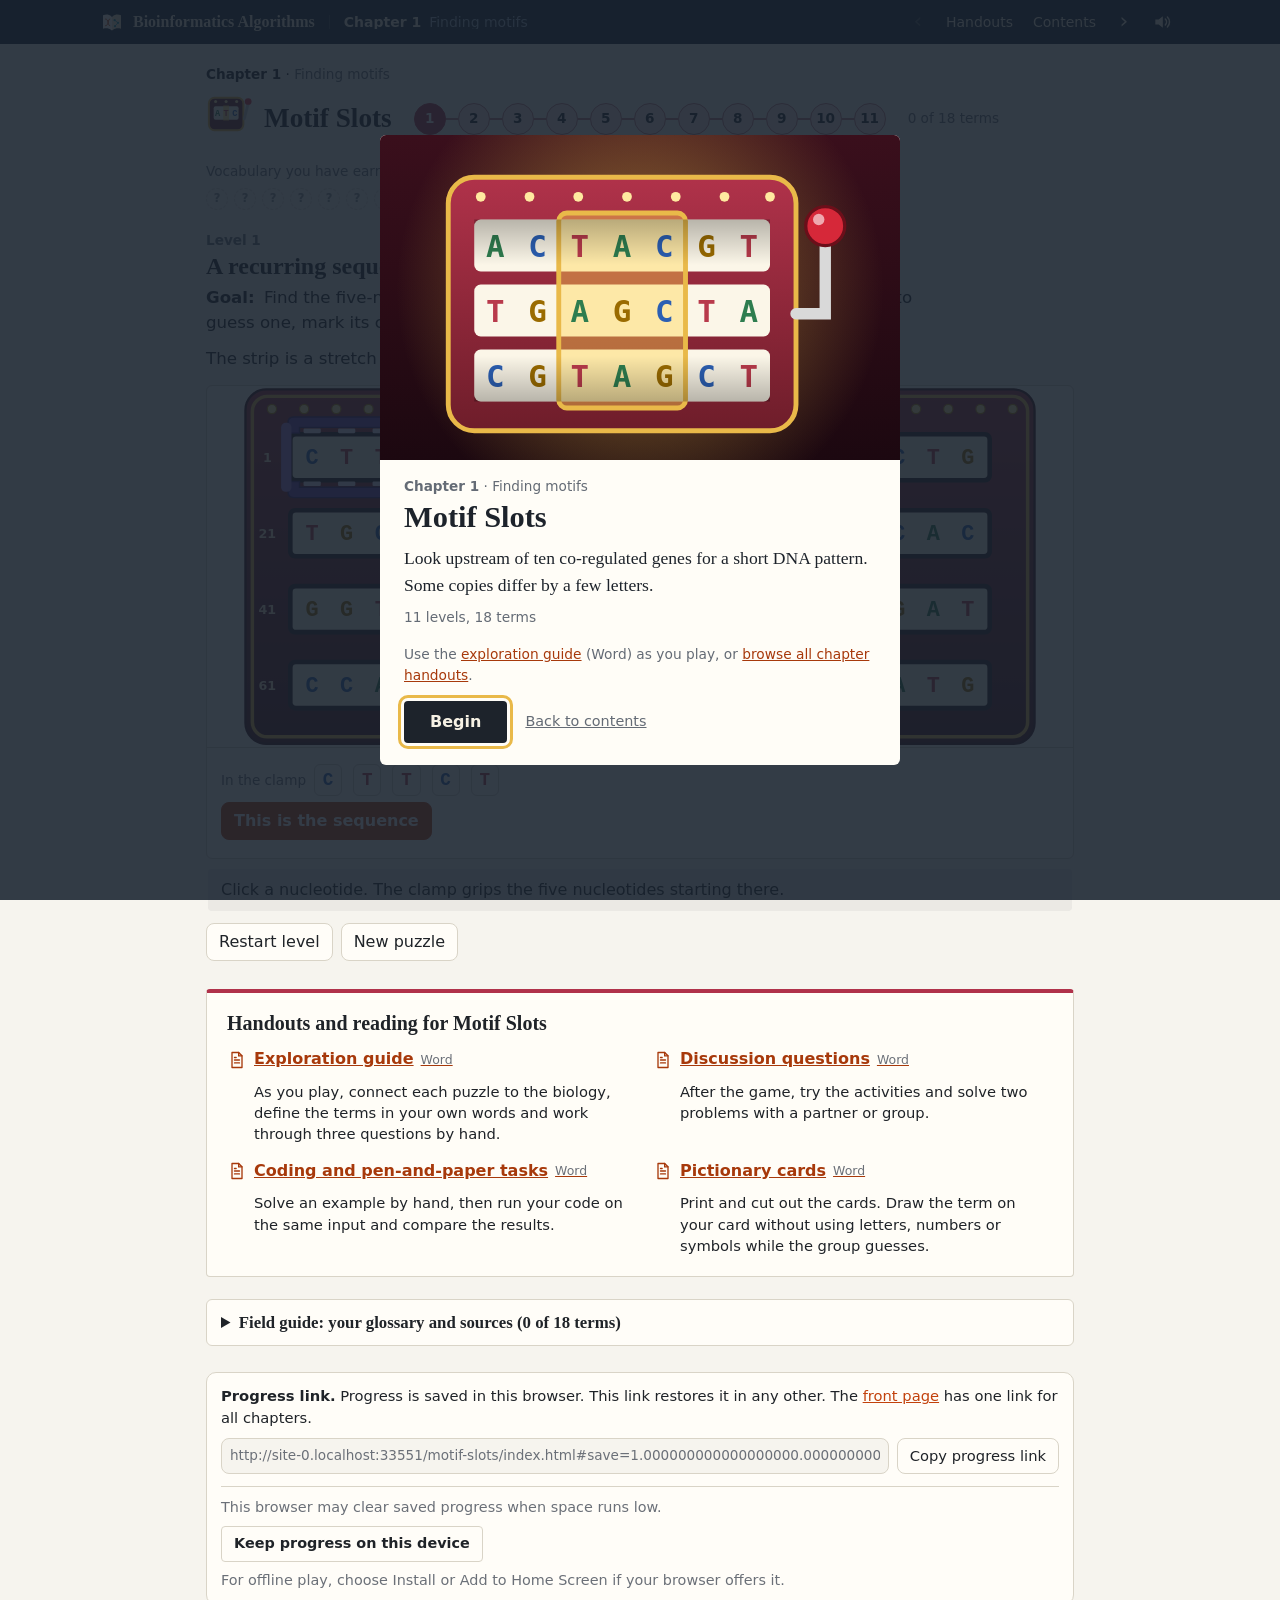
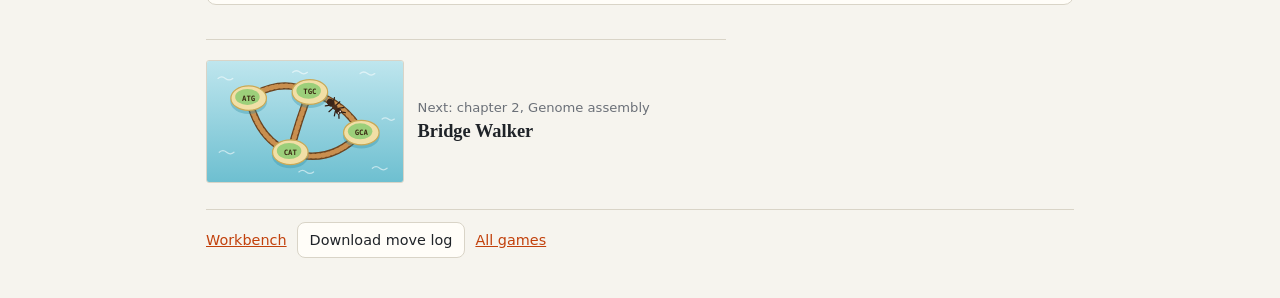
<file: motif-slots/index.html>
<!doctype html>
<html lang="en">
<head>
<meta charset="utf-8">
<meta name="viewport" content="width=device-width,initial-scale=1">
<title>Motif Slots</title>
<style>
:root{
  --bg:#f6f4ee; --panel:#fffdf8; --ink:#1f2328; --muted:#6b7078; --line:#d9d4c7;
  --accent:#c2410c; --accent-ink:#ffffff; --good:#2e7d4f; --warn:#b4541a; --chip:#e3f0f3;
  --A:#2e7d4f; --C:#2b5fb3; --G:#9a6b00; --T:#b83a4b;
  /* the machine is an illustration: one palette in both themes */
  --m-cab:#6e1d2a; --m-cab2:#9b2c3c; --m-trim:#e9b949; --m-reel:#fbf6e8; --m-slot:#2a1a1f; --m-ink:#1f2328;
  --m-clamp:#6d3fb5; --m-clamp2:#a27be0; --m-lit:#ffd34d; --m-bad:#e0424f; --m-lamp:#ffe066; --m-off:#5b4a4f;
}
@media (prefers-color-scheme:dark){
  :root{
    --bg:#15181c; --panel:#1d2126; --ink:#e8e6e1; --muted:#9aa0a8; --line:#343a42;
    --accent:#ff9b5e; --accent-ink:#2b1200; --good:#6fcf97; --warn:#f0a36b; --chip:#1d3a44;
    --A:#6fcf97; --C:#7fb0ff; --G:#e6bd4f; --T:#ff8a98;
  }
}
*{box-sizing:border-box}
body{margin:0;background:var(--bg);color:var(--ink);font:16px/1.5 system-ui,-apple-system,"Segoe UI",sans-serif}
.wrap{max-width:900px;margin:0 auto;padding:20px 16px 40px}
header{display:flex;flex-wrap:wrap;align-items:center;gap:10px 20px;margin-bottom:8px}
h1{font-size:1.35rem;margin:0;display:flex;align-items:center;gap:8px}
h1 svg{width:40px;height:40px}
h1 a{color:inherit;text-decoration:none}
.hmeta{font-size:.85rem;color:var(--muted)}
h2{font-size:1.1rem;margin:18px 0 4px}
p{margin:4px 0 12px}
.mono,svg text,.word,.tile,.vt td,.vt th{font-family:ui-monospace,SFMono-Regular,Menlo,Consolas,monospace}
button{font:inherit;color:var(--ink);background:var(--panel);border:1px solid var(--line);border-radius:8px;padding:6px 12px;cursor:pointer;min-height:36px}
button:hover:not(:disabled){border-color:var(--accent)}
button:disabled{opacity:.45;cursor:default}
button.primary{background:var(--accent);color:var(--accent-ink);border-color:var(--accent);font-weight:600}
button.advance{display:block;width:fit-content;max-width:100%;min-height:44px;margin-top:14px;padding:10px 18px;text-align:left}
button.on{background:var(--ink);color:var(--bg);border-color:var(--ink)}
a{color:var(--accent)}
.pips{display:flex;flex-wrap:wrap;gap:6px}
.pips button{width:32px;height:32px;min-height:0;padding:0;border-radius:50%}
.pips button.on{background:var(--ink);color:var(--bg);border-color:var(--ink)}
.vocabhead{font-size:.75rem;text-transform:uppercase;letter-spacing:.08em;color:var(--muted);margin-top:8px}
.badges{display:flex;flex-wrap:wrap;gap:6px;margin:4px 0;position:relative}
.badge{font-size:.8rem;border:1px dashed var(--line);color:var(--muted);border-radius:999px;padding:2px 10px}
.badge.got{border:1px solid var(--good);color:var(--good);font-weight:600}
.term{cursor:help}
span.term:not(.badge){border-bottom:1px dotted currentColor;font-weight:600}
.tip{display:none;position:absolute;left:0;top:calc(100% + 6px);z-index:20;width:min(360px,84vw);padding:9px 11px;border-radius:8px;
  background:var(--ink);color:var(--bg);font:400 .82rem/1.45 system-ui,sans-serif;letter-spacing:0;text-transform:none;text-align:left;box-shadow:0 4px 14px rgba(0,0,0,.25)}
.tip b{display:block;margin-bottom:2px;color:inherit}
.term:hover>.tip,.term:focus>.tip{display:block}
.rule{display:inline-flex;align-items:center;gap:8px;font-size:.9rem;font-weight:600;padding:3px 12px;border-radius:999px;background:var(--chip);margin-bottom:8px}
.goal{margin:4px 0 8px;padding:6px 10px;border-left:4px solid var(--m-clamp);max-width:70ch}
.goal b{margin-right:4px}
.goal:empty{display:none}
.stage{border:1px solid var(--line);border-radius:12px;overflow:hidden;background:var(--panel)}
svg#machine{width:100%;height:auto;display:block;touch-action:manipulation;user-select:none;-webkit-user-select:none}
.tools{padding:10px 14px 12px;border-top:1px solid var(--line)}
.tools:empty{display:none}
.sub{font-size:.75rem;text-transform:uppercase;letter-spacing:.08em;color:var(--muted);margin:6px 0 2px}
.row{display:flex;flex-wrap:wrap;gap:8px;align-items:center;margin:6px 0}
.bA{color:var(--A)} .bC{color:var(--C)} .bG{color:var(--G)} .bT{color:var(--T)}
.word{font-weight:700;letter-spacing:.12em;font-size:1.1rem}
.tile{display:inline-block;min-width:1.6em;text-align:center;font-weight:700;font-size:1.1rem;border:1px solid var(--line);border-radius:6px;padding:2px 0;margin-right:3px;background:var(--panel)}
.tile.bad{background:#ffd9d6;color:#8a1010;border-color:#e0424f}
.tile.ok{background:#d9f2e1;color:#14532d}
.tile.blank{color:var(--muted)}
.tile.roll{animation:roll var(--roll,140ms) ease-out}
@keyframes roll{from{transform:translateY(-55%);opacity:.2}to{transform:none;opacity:1}}
.board.live button{cursor:default;opacity:1}
button.tile{cursor:pointer;min-height:40px;min-width:2.2em;user-select:none;-webkit-user-select:none;touch-action:manipulation}
.board{display:grid;grid-template-columns:repeat(auto-fill,minmax(172px,1fr));gap:4px 12px;margin:6px 0;max-height:220px;overflow:auto}
.board button{display:flex;justify-content:space-between;align-items:center;gap:8px;font-family:ui-monospace,Menlo,monospace;min-height:40px;padding:3px 9px;user-select:none;-webkit-user-select:none;touch-action:manipulation}
.board button.top{border:2px solid var(--m-trim)}
.board button[aria-pressed="true"]{border-color:var(--accent);background:var(--chip);box-shadow:inset 0 0 0 1px var(--accent)}
.board b{white-space:nowrap}
.vt{border-collapse:collapse;margin:4px 0;font-size:.95rem}
.vt th,.vt td{border:1px solid var(--line);padding:2px 6px;text-align:center;min-width:2.6em}
.vt th{color:var(--muted);font-weight:600}
.vt td.zero{background:#ffd9d6;color:#8a1010;font-weight:700}
.vt td.zero span{color:#8a1010}
.vt td.hot{outline:2px solid var(--m-trim)}
.vt button{min-height:36px;padding:1px 6px;font:inherit}
.vt select{font:inherit}
.tscroll{overflow-x:auto;max-width:100%}
.meter{display:inline-flex;align-items:baseline;gap:6px;font-weight:700;font-size:1.05rem}
.meter b{font-size:1.6rem;font-family:ui-monospace,Menlo,monospace}
input.num{font:inherit;width:5.5em;padding:5px 8px;border:1px solid var(--line);border-radius:8px;background:var(--panel);color:var(--ink)}
.status{min-height:1.6em;margin:10px 2px 0;font-weight:500}
.status.warn{color:var(--warn)} .status.good{color:var(--good)}
.controls{display:flex;flex-wrap:wrap;gap:8px;align-items:center;margin-top:12px}
#skip:not([hidden]) + .controls{margin-top:20px;padding-top:14px;border-top:1px solid var(--line)}
.hand{margin:8px 0;padding:10px 12px;border-radius:10px;border:1px dashed var(--m-clamp);background:color-mix(in srgb,var(--m-clamp) 7%,var(--panel))}
.hand h3{margin:0 0 4px;font-size:1rem}
.comparison-row{display:grid;grid-template-columns:4.25rem repeat(5,2.5rem) auto;gap:8px;align-items:center;width:max-content;margin:6px 0}
.comparison-row .sub{margin:0}
.comparison-row .tile{display:flex;align-items:center;justify-content:center;width:2.5rem;min-width:0;height:2.5rem;margin:0;padding:0;font:700 1.1rem/1 ui-monospace,SFMono-Regular,Menlo,Consolas,monospace}
/* machine art */
.cab{fill:url(#gCab);stroke:#3b0d16;stroke-width:2}
.trim{fill:none;stroke:var(--m-trim);stroke-width:3}
.bulb{fill:#ffe9a0;stroke:#b8860b;stroke-width:1}
.bulb.off{fill:#8a6a3a}
.marquee .bulb{animation:twinkle 1.6s ease-in-out infinite}
.marquee .bulb:nth-child(2n){animation-delay:.8s}
@keyframes twinkle{50%{fill:#b8862b}}
.slot{fill:var(--m-slot)}
.reelbg{fill:var(--m-reel)}
.reelshade{fill:url(#gShade);pointer-events:none}
.ch{font-weight:700;text-anchor:middle;dominant-baseline:central;pointer-events:none}
.chA{fill:#2e7d4f}.chC{fill:#2b5fb3}.chG{fill:#9a6b00}.chT{fill:#b83a4b}
.ch.dim{opacity:.35}
.ch.bad{fill:#fff}
.badcell{fill:var(--m-bad)}
.litcell{fill:var(--m-lit);opacity:.85}
.lit2{fill:#9fd9ff;opacity:.85}
.readcell{fill:#9fd9ff;stroke:#2b5fb3;stroke-width:1.5;pointer-events:none}
.readcell.next{stroke:#1f2328;stroke-width:3}
.miss{fill:none;stroke:#6b7078;stroke-width:2;stroke-dasharray:4 3}
.cell{fill:transparent;cursor:pointer}
.cell:focus-visible{outline:2px solid var(--m-clamp);outline-offset:-2px}
.cell:hover{fill:rgba(109,63,181,.14)}
.payline{fill:var(--m-lit);opacity:.22;pointer-events:none}
.paybar{fill:none;stroke:var(--m-trim);stroke-width:3;pointer-events:none}
.jaw{fill:var(--m-clamp);stroke:#3c1d70;stroke-width:1.2}
.jaw2{fill:var(--m-clamp2)}
.tooth{fill:#efe6ff}
.tooth.bad{fill:var(--m-bad)}
.clampg{pointer-events:none}
.clampg.slip{animation:slip .5s ease-out}
@keyframes slip{30%{transform:translateY(-9px)}60%{transform:translateY(3px)}}
.arrow{cursor:pointer}
.arrow rect{fill:#3b0d16;stroke:var(--m-trim);stroke-width:1.5}
.arrow path{fill:var(--m-trim)}
.arrow:hover rect{fill:#5a1622}
.lamp{stroke:#3b0d16;stroke-width:1.5;fill:var(--m-off)}
.lamp.on{fill:var(--m-lamp);filter:url(#fGlow)}
.lever{cursor:pointer}
.lever .rod{stroke:#c9c9c9;stroke-width:7;stroke-linecap:round}
.lever .knob{fill:#d62839;stroke:#6b0f1a;stroke-width:2}
.lever.idle .knob{fill:#7b6a6d}
.lever.pulled .arm{transform:rotate(55deg)}
.lever .arm{transform-box:view-box;transition:transform .25s}
.lab{font-size:13px;fill:#f5e6c8;text-anchor:middle;dominant-baseline:central;font-family:system-ui,sans-serif;font-weight:600}
.labd{font-size:13px;fill:var(--m-ink);font-family:system-ui,sans-serif}
.strand{stroke:#8a7a68;stroke-width:2;fill:none}
.lift{transition:transform .2s}
.wheel path{stroke:#fff;stroke-width:1}
.wheel .hub{fill:#3b0d16}
.wheel .ptr{fill:var(--m-trim);stroke:#3b0d16}
.spinning .ch{animation:blur .35s linear}
@keyframes blur{from{opacity:.1;transform:translateY(-12px)}to{opacity:1}}
.rowhl .reelbg{fill:#fff1b8}
tr.rowhl td{background:#fff1b8;color:#1f2328}
/* reveals, sources, field guide */
.reveal{border:1px solid var(--good);border-radius:12px;padding:14px 16px;margin-top:14px;background:var(--panel)}
.reveal h3{margin:0 0 8px;font-size:1.05rem}
.called{margin:10px 0 4px;padding-left:12px;border-left:3px solid var(--good);position:relative}
.called p{margin:0;position:relative}
.handover{border-left-color:var(--m-clamp)}
.src{margin:4px 0 10px 15px;padding:8px 12px;border-radius:8px;background:var(--chip);font-size:.9rem}
.src .tag{display:block;font-size:.7rem;text-transform:uppercase;letter-spacing:.08em;color:var(--muted)}
.src a{font-weight:600}
.guide{margin-top:22px;border:1px solid var(--line);border-radius:12px;padding:10px 14px;background:var(--panel)}
.guide summary{cursor:pointer;font-weight:600}
.gentry{padding:8px 0;border-top:1px solid var(--line)}
.gentry h4{margin:0;font-size:1rem}
.gentry p{margin:2px 0;font-size:.92rem}
.gmeta{color:var(--muted);font-size:.9rem}
footer{margin-top:26px;padding-top:12px;border-top:1px solid var(--line);display:flex;flex-wrap:wrap;gap:10px;align-items:center;font-size:.9rem;color:var(--muted)}
footer input{font:inherit;width:9em;padding:5px 8px;border:1px solid var(--line);border-radius:8px;background:var(--panel);color:var(--ink)}
textarea{font:14px/1.4 ui-monospace,Menlo,monospace;width:100%;min-height:9em;padding:8px;border:1px solid var(--line);border-radius:8px;background:var(--panel);color:var(--ink)}
[hidden]{display:none!important}
@media (prefers-reduced-motion:reduce){*,*::before,*::after{animation:none!important;transition:none!important}}
@media print{
  body{background:#fff;color:#000}
  .wrap>*:not(#guide){display:none!important}
  .guide{border:0;padding:0;margin:0}
  .guide summary,#printGuide{display:none}
  .guide a{color:#000}
}
.pips button.fin{position:relative;border-color:var(--good);box-shadow:inset 0 0 0 1px var(--good)}
.pips button.fin::after{content:'✓';position:absolute;top:-5px;right:-5px;width:14px;height:14px;border-radius:50%;background:var(--good);color:var(--bg);font-size:10px;line-height:14px;font-weight:700;text-align:center}
.linknote{display:flex;flex-wrap:wrap;gap:8px 12px;align-items:center;margin:10px 0 0;padding:8px 12px;border:1px solid var(--good);border-radius:8px;background:var(--panel);font-size:.92rem}
.savebar{margin-top:26px;padding:12px 14px;border:1px solid var(--line);border-radius:10px;background:var(--panel);font-size:.92rem}
.savebar p{margin:0 0 8px}
.savebar .saverow{display:flex;flex-wrap:wrap;gap:8px}
.savebar input{flex:1 1 16em;min-width:0;font:inherit;font-size:.85rem;padding:6px 8px;border:1px solid var(--line);border-radius:8px;background:var(--bg);color:var(--muted)}
.savebar .savenote{margin:8px 0 0;color:var(--muted)}
.savebar .savenote:empty{display:none}
.linknote[hidden]{display:none}
@media print{.savebar,.linknote{display:none}}
</style>
<link rel="icon" href="../book/favicon.svg" type="image/svg+xml">
<link rel="stylesheet" href="../book/book.css">
<link rel="manifest" href="../manifest.webmanifest">
<meta name="theme-color" content="#1d2a3a">
<link rel="apple-touch-icon" href="../book/icon-180.png">
</head>
<body>
<div class="wrap">
  <header>
    <h1><a href="../" title="All games"><svg viewBox="0 0 48 48" aria-hidden="true"><rect x="3" y="8" width="36" height="34" rx="6" fill="#6e1d2a" stroke="#e9b949" stroke-width="2"/><rect x="8" y="17" width="26" height="14" rx="2" fill="#fbf6e8"/><rect x="18" y="16" width="6" height="16" fill="#ffd34d" opacity=".6"/><text x="12" y="27.5" font-size="9" font-weight="700" fill="#2e7d4f" text-anchor="middle" font-family="monospace">A</text><text x="21" y="27.5" font-size="9" font-weight="700" fill="#b83a4b" text-anchor="middle" font-family="monospace">T</text><text x="30" y="27.5" font-size="9" font-weight="700" fill="#2b5fb3" text-anchor="middle" font-family="monospace">C</text><path d="M40,30 L44,14" stroke="#c9c9c9" stroke-width="3" stroke-linecap="round"/><circle cx="44" cy="12" r="3.5" fill="#d62839"/><circle cx="10" cy="12" r="1.6" fill="#ffe9a0"/><circle cx="21" cy="12" r="1.6" fill="#ffe9a0"/><circle cx="32" cy="12" r="1.6" fill="#ffe9a0"/></svg></a>Motif Slots</h1>
    <div class="pips" id="pips" aria-label="Levels"></div>
    <div class="hmeta" id="hmeta"></div>
  </header>
  <p class="linknote" id="linkNote" role="status" hidden><span id="linkNoteText"></span> <button id="copyLinkTop" hidden>Copy progress link</button></p>
  <div class="vocabhead">Vocabulary you have earned <span style="text-transform:none;letter-spacing:0">(hover for the definition)</span></div>
  <div class="badges" id="badges"></div>

  <h2 id="title" tabindex="-1"></h2>
  <p id="goal" class="goal"></p>
  <p id="brief"></p>
  <div class="rule" id="rule"></div>

  <div class="stage">
    <div id="mwrap" style="overflow-x:auto"><svg id="machine" viewBox="0 0 700 300" role="group" aria-label="The machine">
      <defs>
        <!-- ===== ARTWORK: the cabinet, the reels and the clamp ===== -->
        <linearGradient id="gCab" x1="0" y1="0" x2="0" y2="1"><stop offset="0" stop-color="#9b2c3c"/><stop offset=".5" stop-color="#6e1d2a"/><stop offset="1" stop-color="#4a1019"/></linearGradient>
        <linearGradient id="gShade" x1="0" y1="0" x2="0" y2="1"><stop offset="0" stop-color="#000" stop-opacity=".28"/><stop offset=".22" stop-color="#000" stop-opacity="0"/><stop offset=".78" stop-color="#000" stop-opacity="0"/><stop offset="1" stop-color="#000" stop-opacity=".28"/></linearGradient>
        <linearGradient id="gChrome" x1="0" y1="0" x2="1" y2="0"><stop offset="0" stop-color="#8d8d8d"/><stop offset=".5" stop-color="#f2f2f2"/><stop offset="1" stop-color="#7a7a7a"/></linearGradient>
        <filter id="fGlow" x="-60%" y="-60%" width="220%" height="220%"><feGaussianBlur stdDeviation="2.5" result="b"/><feMerge><feMergeNode in="b"/><feMergeNode in="SourceGraphic"/></feMerge></filter>
      </defs>
      <g id="scene"></g>
    </svg></div>
    <div class="tools" id="tools"></div>
  </div>

  <div class="status" id="status" role="status"></div>
  <button id="skip" class="primary advance" hidden></button>
  <div class="controls">
    <button id="restart">Restart level</button>
    <button id="fresh">New puzzle</button>
  </div>

  <div id="panel"></div>

  <details class="guide" id="guide">
    <summary>Field guide: your glossary and sources (<span id="gcount"></span>)</summary>
    <div id="guideBody"></div>
  </details>

  <div class="savebar" id="savebar">
    <p><b>Progress link.</b> Progress is saved in this browser. This link restores it in any other. The <a href="../#keep">front page</a> has one link for all chapters.</p>
    <div class="saverow"><input id="saveLink" readonly aria-label="Your progress link"><button id="copyLink">Copy progress link</button></div>
    <p class="savenote" id="saveNote" role="status"></p>
    <div data-bk-app></div>
  </div>
  <footer>
    <a href="?bench=1">Workbench</a>
    <button id="dl">Download move log</button>
    <a href="../">All games</a>
  </footer>
</div>
<script id="engine">
/* Pure puzzle logic: no DOM. Every puzzle is a function of the puzzle code and the level. */
function hashStr(s){let h=2166136261>>>0;for(let i=0;i<s.length;i++){h^=s.charCodeAt(i);h=Math.imul(h,16777619);}return h>>>0;}
function rng(seed){let a=seed>>>0;return function(){a|=0;a=a+0x6D2B79F5|0;let t=Math.imul(a^a>>>15,1|a);t=t+Math.imul(t^t>>>7,61|t)^t;return((t^t>>>14)>>>0)/4294967296;};}
function shuffled(n,rand){const a=[...Array(n).keys()];for(let i=n-1;i>0;i--){const j=Math.floor(rand()*(i+1));[a[i],a[j]]=[a[j],a[i]];}return a;}
const BASES='ACGT',COMP={A:'T',C:'G',G:'C',T:'A'};
const DNAA='TTATCCACA',EVENING='AAAATATCT',SWITCH6='AATATC';
const DNAA5=[0,1,2,3,4].map(i=>DNAA.slice(i,i+5));
function randSeq(n,rand){let s='';for(let i=0;i<n;i++)s+=BASES[Math.floor(rand()*4)];return s;}
function hamming(a,b){let d=0;for(let i=0;i<a.length;i++)if(a[i]!==b[i])d++;return d;}
function revcomp(s){let o='';for(let i=s.length-1;i>=0;i--)o+=COMP[s[i]];return o;}
function kmersOf(text,k){const o=[];for(let i=0;i+k<=text.length;i++)o.push(text.slice(i,i+k));return o;}
function mutate(word,positions,rand){const a=[...word];positions.forEach(p=>{const alt=BASES.replace(a[p],'');a[p]=alt[Math.floor(rand()*3)];});return a.join('');}
function put(s,p,w){return s.slice(0,p)+w+s.slice(p+w.length);}
/* A generator that runs out of tries builds the puzzle for a key from its pool instead. TRIES.limit is for tests only. */
const TRIES={limit:null,strict:false},maxTries=n=>TRIES.limit===null?n:TRIES.limit;
function fallback(name,key,pool,make){
  if(TRIES.strict)throw new Error(name+' ran out of tries for '+key);
  TRIES.fell=(TRIES.fell||0)+1;
  const t=TRIES.limit;TRIES.strict=true;TRIES.limit=null;
  try{return make(pool[hashStr(key)%pool.length]);}finally{TRIES.strict=false;TRIES.limit=t;}
}
// genL4, genL5 and genL11 share one pool, so levels 5 and 11 still use the level 4 strips when all three fall back.
const F4=['fallback-0','fallback-1','fallback-2','fallback-3'];
const POOLS={genL1:F4,genL2:F4,genL3:F4,genL4:F4,genL5:F4,genL6:F4,genL7:F4,genL9:F4,genL11:F4};
/* every k-mer within d mismatches of p (BA1N) */
function neighbors(p,d){
  if(d===0)return [p];
  if(p.length===1)return BASES.split('');
  const out=[],tail=p.slice(1);
  for(const s of neighbors(tail,d)){if(hamming(tail,s)<d)for(const c of BASES)out.push(c+s);else out.push(p[0]+s);}
  return out;
}
/* windows of text within d of pat */
function litPositions(text,pat,d){const o=[];for(let i=0;i+pat.length<=text.length;i++)if(hamming(text.substr(i,pat.length),pat)<=d)o.push(i);return o;}
function countD(text,pat,d){return litPositions(text,pat,d).length;}
/* lit windows of every word over several texts: Map word -> count. rc adds the count of the word's reverse complement (the other strand). */
const RCT={};
function rcTable(k){if(!RCT[k]){const N=1<<(2*k),t=new Int32Array(N);for(let x=0;x<N;x++){let y=0,v=x;for(let j=0;j<k;j++){y=y*4+(3-(v&3));v>>=2;}t[x]=y;}RCT[k]=t;}return RCT[k];}
function litCounts(texts,k,d,rc){
  const N=1<<(2*k),cnt=new Int32Array(N);
  const spray=(x,from,left)=>{cnt[x]++;if(!left)return;for(let j=from;j<k;j++)for(let c=1;c<4;c++)spray(x^(c<<(2*j)),j+1,left-1);};
  for(const t of texts)for(const w of kmersOf(t,k))spray(enc(w),0,d);
  const m=new Map(),R=rc?rcTable(k):null;
  for(let x=0;x<N;x++){const n=cnt[x]+(rc?cnt[R[x]]:0);if(n)m.set(dec(x,k),n);}
  return m;
}
/* BA1J (rc) and its plain form: the words with the most lit windows, alphabetical */
function frequentWords(text,k,d,rc){
  const m=litCounts([text],k,d,rc);let best=0;for(const c of m.values())if(c>best)best=c;
  return {count:best,words:[...m.keys()].filter(w=>m.get(w)===best).sort()};
}
/* ranked tally: [{word,lit,exact,strips}] sorted by lit windows, then by exact copies, then alphabetically */
function tally(texts,k,d,rc){
  const m=litCounts(texts,k,d,rc),ex=litCounts(texts,k,0,rc);
  return [...m.entries()].map(([word,lit])=>({word,lit,exact:ex.get(word)||0}))
    .sort((a,b)=>b.lit-a.lit||b.exact-a.exact||(a.word<b.word?-1:1));
}
function stripsLit(texts,pat,d){return texts.filter(t=>countD(t,pat,d)>0).length;}
/* words that light a window on every text */
function onEvery(texts,k,d){
  let common=null;
  for(const t of texts){const s=new Set();for(const w of kmersOf(t,k))for(const n of neighbors(w,d))s.add(n);
    common=common?new Set([...common].filter(x=>s.has(x))):s;}
  return [...common].sort();
}

/* ---- median string (BA2B) with words packed into integers ---- */
const enc=w=>{let x=0;for(const c of w)x=x*4+BASES.indexOf(c);return x;};
const dec=(x,k)=>{let s='';for(let i=0;i<k;i++){s=BASES[x&3]+s;x>>=2;}return s;};
function popcnt(v){v=v-((v>>>1)&0x55555555);v=(v&0x33333333)+((v>>>2)&0x33333333);return (((v+(v>>>4))&0xF0F0F0F)*0x1010101)>>>24;}
function hamEnc(a,b){const x=a^b;return popcnt((x|(x>>>1))&0x55555555);}
/* distance from every one of the 4^k words to its closest window in s: a breadth-first search over one-letter changes */
function stripDist(s,k){
  const N=1<<(2*k),d=new Uint8Array(N).fill(255),q=new Int32Array(N);let qh=0,qt=0;
  for(const w of kmersOf(s,k)){const x=enc(w);if(d[x]){d[x]=0;q[qt++]=x;}}
  while(qh<qt){const x=q[qh++],nd=d[x]+1;for(let j=0;j<k;j++)for(let c=1;c<4;c++){const y=x^(c<<(2*j));if(d[y]>nd){d[y]=nd;q[qt++]=y;}}}
  return d;
}
/* d(Pattern, Dna) for every one of the 4^k patterns */
function distTable(dna,k){const tot=new Int32Array(1<<(2*k));for(const s of dna){const d=stripDist(s,k);for(let p=0;p<tot.length;p++)tot[p]+=d[p];}return tot;}
/* is T the only word whose total distance is as small as its own? */
function uniqueMedian(dna,k,T){const t=distTable(dna,k),me=enc(T);for(let p=0;p<t.length;p++)if(p!==me&&t[p]<=t[me])return false;return true;}
function medianString(dna,k){const t=distTable(dna,k);let b=0;for(let p=1;p<t.length;p++)if(t[p]<t[b])b=p;return dec(b,k);}
function closestPos(pat,text){let b=0,bd=99;for(let i=0;i+pat.length<=text.length;i++){const h=hamming(pat,text.substr(i,pat.length));if(h<bd){bd=h;b=i;}}return b;}
function distToText(pat,text){return hamming(pat,text.substr(closestPos(pat,text),pat.length));}
function distToDna(pat,dna){return dna.reduce((s,t)=>s+distToText(pat,t),0);}

/* ---- motifs, profiles, greedy, randomized, Gibbs ---- */
const motifsAt=(dna,pos,k)=>dna.map((s,i)=>s.substr(pos[i],k));
function countsOf(motifs){const k=motifs[0].length,c=[0,1,2,3].map(()=>Array(k).fill(0));motifs.forEach(m=>{for(let j=0;j<k;j++)c[BASES.indexOf(m[j])][j]++;});return c;}
function profileOf(motifs,pseudo){const c=countsOf(motifs),n=motifs.length+(pseudo?4:0);return c.map(r=>r.map(x=>(x+(pseudo?1:0))/n));}
function prob(w,P){let p=1;for(let j=0;j<w.length;j++)p*=P[BASES.indexOf(w[j])][j];return p;}
/* first window of highest probability (BA2C) */
function mostProbablePos(text,k,P){let b=0,bp=-1;for(let i=0;i+k<=text.length;i++){const p=prob(text.substr(i,k),P);if(p>bp*(1+1e-9)&&p>0||bp<0){bp=p;b=i;}}return b;}
function mostProbable(text,k,P){return text.substr(mostProbablePos(text,k,P),k);}
function consensusOf(motifs){const c=countsOf(motifs);return c[0].map((_,j)=>{let b=0;for(let r=1;r<4;r++)if(c[r][j]>c[b][j])b=r;return BASES[b];}).join('');}
function scoreOf(motifs){const c=countsOf(motifs),t=motifs.length;return c[0].reduce((s,_,j)=>s+t-Math.max(c[0][j],c[1][j],c[2][j],c[3][j]),0);}
const scoreAt=(dna,pos,k)=>scoreOf(motifsAt(dna,pos,k));
/* going down the reels from a first window: each reel takes its most probable window given the reels above */
function greedyFrom(dna,k,p0,pseudo){const pos=[p0];for(let i=1;i<dna.length;i++)pos.push(mostProbablePos(dna[i],k,profileOf(motifsAt(dna.slice(0,i),pos,k),pseudo)));return pos;}
/* BA2D / BA2E: positions of BestMotifs */
function greedy(dna,k,pseudo){
  let best=dna.map(()=>0),bs=scoreAt(dna,best,k);
  for(let p=0;p+k<=dna[0].length;p++){const pos=greedyFrom(dna,k,p,pseudo),s=scoreAt(dna,pos,k);if(s<bs){bs=s;best=pos;}}
  return best;
}
/* re-stop every reel at its most probable window, the profile (with pseudocounts) taken from all reels */
function restop(dna,k,pos){const P=profileOf(motifsAt(dna,pos,k),true);return dna.map(s=>mostProbablePos(s,k,P));}
function randomStart(dna,k,rand){return dna.map(s=>Math.floor(rand()*(s.length-k+1)));}
/* one run of RandomizedMotifSearch from a start; trace ends with the re-stop that did not improve */
function randomizedRun(dna,k,start){
  let cur=start.slice(),cs=scoreAt(dna,cur,k);const trace=[cur.slice()];
  for(let g=0;g<200;g++){const nx=restop(dna,k,cur),ns=scoreAt(dna,nx,k);trace.push(nx);if(ns<cs){cur=nx;cs=ns;}else break;}
  return {best:cur,score:cs,trace};
}
/* BA2F */
function randomizedSearch(dna,k,N,rand){let best=null;for(let r=0;r<N;r++){const x=randomizedRun(dna,k,randomStart(dna,k,rand));if(!best||x.score<best.score)best=x;}return best;}
/* odds of every window of reel i from the other reels (with pseudocounts) */
function leaveOneOut(dna,k,pos,i){const P=profileOf(motifsAt(dna,pos,k).filter((_,j)=>j!==i),true);return kmersOf(dna[i],k).map(w=>prob(w,P));}
function drawIndex(w,u){const tot=w.reduce((a,b)=>a+b,0);let x=u*tot;for(let i=0;i<w.length;i++){x-=w[i];if(x<0)return i;}return w.length-1;}
function gibbsStep(dna,k,pos,rand){const i=Math.floor(rand()*dna.length),w=leaveOneOut(dna,k,pos,i),at=drawIndex(w,rand()),nx=pos.slice();nx[i]=at;return {i,at,w,pos:nx};}
function gibbsRun(dna,k,start,N,rand){
  let pos=start.slice(),best=pos.slice(),bs=scoreAt(dna,pos,k);const steps=[];
  for(let j=0;j<N;j++){const st=gibbsStep(dna,k,pos,rand);pos=st.pos;st.score=scoreAt(dna,pos,k);steps.push(st);if(st.score<bs){bs=st.score;best=pos.slice();}}
  return {best,score:bs,steps};
}
/* BA2G */
function gibbsSearch(dna,k,N,starts,rand){let best=null;for(let r=0;r<starts;r++){const x=gibbsRun(dna,k,randomStart(dna,k,rand),N,rand);if(!best||x.score<best.score)best=x;}return best;}
/* a stall for Gibbs: every reel, re-stopped at its most probable window given the others, stays put */
function looStall(dna,k,start){
  const pos=start.slice();
  for(let g=0;g<60;g++){let moved=false;for(let i=0;i<dna.length;i++){const w=leaveOneOut(dna,k,pos,i);let b=0;w.forEach((x,j)=>{if(x>w[b]+1e-15)b=j;});if(b!==pos[i]){pos[i]=b;moved=true;}}if(!moved)return pos;}
  return null;
}
/* strict: each reel's own window is more probable than every other, with no near-tie */
function isLooStall(dna,k,pos){return dna.every((_,i)=>{const w=leaveOneOut(dna,k,pos,i);return w.every((x,j)=>j===pos[i]||x<w[pos[i]]*(1-1e-9));});}

/* ---------- the levels' instances ---------- */
function spread(rand,n,count,k,gap){
  for(let t=0;t<1000;t++){const p=[];for(let i=0;i<count;i++)p.push(Math.floor(rand()*(n-k+1)));p.sort((a,b)=>a-b);
    if(p.every((x,i)=>!i||x-p[i-1]>=k+gap))return p;}
  return null;
}
/* Level 1: one 80-letter strip; one 5-mer occurs four times, no other more than twice. */
function genL1(code){
  const rand=rng(hashStr(code+'|L1')),word=DNAA5[Math.floor(rand()*5)];
  for(let attempt=0;attempt<maxTries(10000);attempt++){
    let s=randSeq(80,rand);const at=spread(rand,80,4,5,3);if(!at)continue;
    at.forEach(p=>s=put(s,p,word));
    const t=tally([s],5,0,false);
    if(t[0].word!==word||t[0].lit!==4||t[1].lit>2)continue;
    return {k:5,text:s,word,sites:at};
  }
  return fallback('genL1',code,POOLS.genL1,genL1);
}
/* Level 2: five copies, each with one nucleotide substitution (a different letter each time); nothing repeats. */
function genL2(code){
  const rand=rng(hashStr(code+'|L2')),word=DNAA5[Math.floor(rand()*5)];
  for(let attempt=0;attempt<maxTries(5000);attempt++){
    let s=randSeq(80,rand);const at=spread(rand,80,5,5,2);if(!at)continue;
    const order=shuffled(5,rand);at.forEach((p,i)=>s=put(s,p,mutate(word,[order[i]],rand)));
    if(countD(s,word,0))continue;
    const t=tally([s],5,1,false),ex=tally([s],5,0,false);
    if(t[0].word!==word||t[1].lit>t[0].lit-2||ex[0].lit>2)continue;
    const cmp=shuffled(5,rand).slice(0,3).map(i=>at[i]).sort((a,b)=>a-b);
    return {k:5,text:s,word,sites:at,compare:cmp,exactTop:ex[0].lit};
  }
  return fallback('genL2',code,POOLS.genL2,genL2);
}
/* Level 3: three changed copies on this strand and three on the partner strand. */
function genL3(code){
  const rand=rng(hashStr(code+'|L3')),word=DNAA5[Math.floor(rand()*5)],rc=revcomp(word);
  for(let attempt=0;attempt<maxTries(5000);attempt++){
    let s=randSeq(80,rand);const at=spread(rand,80,6,5,2);if(!at)continue;
    const order=shuffled(6,rand),mpos=shuffled(5,rand).concat(shuffled(5,rand));
    const rev=order.slice(0,3).sort((a,b)=>a-b);
    at.forEach((p,i)=>{const v=mutate(word,[mpos[i]],rand);s=put(s,p,rev.includes(i)?revcomp(v):v);});
    if(countD(s,word,0)||countD(s,rc,0))continue;
    const t=tally([s],5,1,true);
    const top=new Set([t[0].word,t[1].word]);
    if(!top.has(word)||!top.has(rc)||t[1].lit!==t[0].lit||t[2].lit>t[0].lit-2)continue;
    const fwd=tally([s],5,1,false).find(x=>x.word===word).lit;
    return {k:5,text:s,word,rc,sites:at,reverse:rev.map(i=>at[i]),handAt:at[rev[0]],forwardLit:fwd,bothLit:t[0].lit};
  }
  return fallback('genL3',code,POOLS.genL3,genL3);
}
/* Level 4: ten 24-letter strips; AATATC with one change on four of them and two on the rest, and a decoy copied eight times on three strips. */
const L4CACHE=new Map();
function genL4(code){if(!L4CACHE.has(code))L4CACHE.set(code,makeL4(code));return L4CACHE.get(code);}
function makeL4(code){
  const rand=rng(hashStr(code+'|L4')),T=SWITCH6,k=6;
  for(let attempt=0;attempt<maxTries(1000);attempt++){
    let D;do D=randSeq(6,rand);while(hamming(D,T)<5||kmersOf(D+D,6).slice(1,6).includes(D));
    const decoyStrips=shuffled(10,rand).slice(0,3).sort((a,b)=>a-b),copies=[3,3,2],light=new Set(shuffled(10,rand).slice(0,4));
    const strips=[],sites=[];
    for(let i=0;i<10;i++){
      const site=mutate(T,shuffled(6,rand).slice(0,light.has(i)?1:2),rand),di=decoyStrips.indexOf(i);
      if(di<0){const p=Math.floor(rand()*19);let s,tries=0;do s=put(randSeq(24,rand),p,site);while(countD(s,D,2)&&++tries<60);strips.push(s);sites.push(p);continue;}
      const segs=[site];for(let c=0;c<copies[di];c++)segs.push(D);
      if(copies[di]===2)segs.push(mutate(D,[Math.floor(rand()*6)],rand));
      const ord=shuffled(segs.length,rand);let s='',p=0;
      ord.forEach(j=>{if(j===0)p=s.length;s+=segs[j];});
      strips.push(s);sites.push(p);
    }
    if(strips.some(s=>countD(s,T,0)))continue;
    const t=tally(strips,k,1,false);
    const win=t[0].word;
    if(stripsLit(strips,win,1)>3||stripsLit(strips,D,0)!==3)continue;
    const tLit=t.find(x=>x.word===T),tl=tLit?tLit.lit:0;
    if(t[0].lit<=tl)continue;
    const md=distToDna(T,strips);
    if(!uniqueMedian(strips,k,T))continue;
    return {k,strips,sites,word:T,decoy:win,planted:D,decoyStrips,decoyLit:t[0].lit,wordLit:tl,
      allTen:onEvery(strips,k,2),medianDist:md};
  }
  return fallback('genL4',code,POOLS.genL4,genL4);
}
/* Level 5: four of the level 4 strips (none with the decoy) become reels. */
function genL5(code){
  const L4=genL4(code),rand=rng(hashStr(code+'|L5'));
  const idx=[...Array(10).keys()].filter(i=>!L4.decoyStrips.includes(i)).slice(0,4);
  const reels=idx.map(i=>L4.strips[i]),sites=idx.map(i=>L4.sites[i]);
  const target=scoreAt(reels,sites,6);
  let start,draws=0;
  do{start=randomStart(reels,6,rand);if(++draws>maxTries(100000))return fallback('genL5',code,POOLS.genL5,genL5);}while(scoreAt(reels,start,6)<target+6);
  return {k:6,reels,sites,idx,target,start};
}
/* Level 6, by hand: three 6-letter reels, k = 3, two words to try. */
function genL6(code){
  const rand=rng(hashStr(code+'|L6'));
  for(let attempt=0;attempt<maxTries(10000);attempt++){
    const reels=[0,1,2].map(()=>randSeq(6,rand)),words=[randSeq(3,rand),randSeq(3,rand)];
    const tot=words.map(w=>distToDna(w,reels));
    if(words[0]===words[1]||tot[0]===tot[1]||Math.min(...tot)<2||Math.max(...tot)>6)continue;
    if(reels.some(r=>words.every(w=>distToText(w,r)===0)))continue;
    return {k:3,reels,words,totals:tot};
  }
  return fallback('genL6',code,POOLS.genL6,genL6);
}
/* Levels 7 and 8: five reels of nine letters, k = 4. */
function genL7(code){
  const rand=rng(hashStr(code+'|L7')),k=4,n=9,t=5;
  for(let attempt=0;attempt<maxTries(5000);attempt++){
    const M=randSeq(k,rand),sites=[],dna=[];
    for(let i=0;i<t;i++){const v=rand()<.6?mutate(M,[Math.floor(rand()*k)],rand):M,p=Math.floor(rand()*(n-k+1));dna.push(put(randSeq(n,rand),p,v));sites.push(p);}
    const planted=scoreAt(dna,sites,k),mot=motifsAt(dna,sites,k);
    if(mot[0]===mot[1])continue;
    // (a) four reels on the payline vote; reel 5's own site is the clear favourite
    const P4=profileOf(mot.slice(0,4),false),pr=kmersOf(dna[4],k).map(w=>prob(w,P4));
    if(!(pr[sites[4]]>0)||pr.some((x,j)=>j!==sites[4]&&x>=pr[sites[4]]))continue;
    // (b),(c) going down without pseudocounts falls short; with them it finds the planted sites
    const g0=greedy(dna,k,false),g1=greedy(dna,k,true);
    if(scoreAt(dna,g0,k)<=planted||g1.join()!==sites.join())continue;
    // (d),(e) from reel 1's own site: a zero throws out reel 2's site; pseudocounts recover every site
    const f0=greedyFrom(dna,k,sites[0],false),f1=greedyFrom(dna,k,sites[0],true);
    if(f0[1]===sites[1]||scoreAt(dna,f0,k)<=planted||f1.join()!==sites.join())continue;
    // pick a column with at least three different letters for the hand count
    const cnt=countsOf(mot.slice(0,4));let col=-1;
    for(let j=0;j<k;j++)if(cnt.filter(r=>r[j]>0).length>=2&&(col<0||cnt.filter(r=>r[j]>0).length>cnt.filter(r=>r[col]>0).length))col=j;
    if(col<0)continue;
    return {k,dna,sites,planted,motif:M,handCol:col,greedyNo:g0,greedyNoScore:scoreAt(dna,g0,k),fromNo:f0,fromNoScore:scoreAt(dna,f0,k)};
  }
  return fallback('genL7',code,POOLS.genL7,genL7);
}
/* Levels 9 and 10: six reels of fifteen letters, k = 5. */
function genL9(code){
  const rand=rng(hashStr(code+'|L9')),k=5,n=15,t=6;
  for(let attempt=0;attempt<maxTries(1000);attempt++){
    const M=randSeq(k,rand),sites=[],dna=[];
    for(let i=0;i<t;i++){const v=rand()<.7?mutate(M,[Math.floor(rand()*k)],rand):M,p=Math.floor(rand()*(n-k+1));dna.push(put(randSeq(n,rand),p,v));sites.push(p);}
    const planted=scoreAt(dna,sites,k);
    if(planted<3)continue;
    let starts=[];for(let r=0;r<20;r++)starts.push(randomStart(dna,k,rand));
    const runs=starts.map(s=>randomizedRun(dna,k,s));
    const stall=runs.findIndex(r=>r.score>planted&&r.trace.length>=3);
    if(stall<0||!runs.some(r=>r.score<=planted))continue;
    starts=starts.slice(stall).concat(starts.slice(0,stall));
    // level 10: a scripted stall and a seeded Gibbs run out of it
    let gstall=null;
    for(let r=0;r<40&&!gstall;r++){const p=looStall(dna,k,randomStart(dna,k,rand));if(p&&scoreAt(dna,p,k)>planted+1&&isLooStall(dna,k,p))gstall=p;}
    if(!gstall)continue;
    let gseed=-1;
    for(let g=0;g<30&&gseed<0;g++){
      const run=gibbsRun(dna,k,gstall,40,rng(hashStr(code+'|L10|'+g)));
      const hit=run.steps.findIndex(s=>s.score<=planted);
      if(hit<0)continue;
      let worse=false;for(let j=0;j<=hit;j++){const prev=j?run.steps[j-1].score:scoreAt(dna,gstall,k);if(run.steps[j].score>prev)worse=true;}
      if(worse&&hit>=4)gseed=g;
    }
    if(gseed<0)continue;
    return {k,dna,sites,planted,motif:M,starts,stall:gstall,gseed};
  }
  // gseed only works with the code it was found for, so a fallback puzzle carries that code
  return fallback('genL9',code,POOLS.genL9,k=>Object.assign(genL9(k),{code:k}));
}
/* Level 11: the level 4 strips, each site overwritten by the evening element with one nucleotide substitution (illustrative). */
function genL11(code){
  const L4=genL4(code),rand=rng(hashStr(code+'|L11')),k=9;
  for(let attempt=0;attempt<maxTries(200);attempt++){
    const sites=[],strips=L4.strips.map((s,i)=>{const q=Math.max(0,Math.min(24-k,L4.sites[i]-2));sites.push(q);return put(s,q,mutate(EVENING,[Math.floor(rand()*k)],rand));});
    const sub=rng(hashStr(code+'|L11run')),run=randomizedSearch(strips,k,60,sub);
    if(consensusOf(motifsAt(strips,run.best,k))!==EVENING)continue;
    return {k,strips,sites,run};
  }
  return fallback('genL11',code,POOLS.genL11,genL11);
}
const GEN={1:genL1,2:genL2,3:genL3,4:genL4,5:genL5,6:genL6,7:genL7,8:genL7,9:genL9,10:genL9,11:genL11};
/* Workbench: four methods on pasted strings */
function benchRun(dna,k,seed){
  const out=[],row=(name,pos)=>{const m=motifsAt(dna,pos,k);out.push({name,sites:m,consensus:consensusOf(m),misses:scoreOf(m)});};
  row('Going down the reels, no pseudocounts',greedy(dna,k,false));
  row('Going down the reels, with pseudocounts',greedy(dna,k,true));
  if(k<=6){const w=medianString(dna,k);row('Median string '+w+' (closest windows)',dna.map(s=>closestPos(w,s)));}
  else out.push({name:'Median string',skip:'k must be 6 or less'});
  row('Best of 100 seeded spins',randomizedSearch(dna,k,100,rng(hashStr('bench|'+seed))).best);
  return out;
}
if(typeof module!=='undefined')module.exports={hashStr,rng,shuffled,hamming,revcomp,kmersOf,neighbors,litPositions,countD,litCounts,frequentWords,tally,stripsLit,onEvery,
  distTable,uniqueMedian,medianString,closestPos,distToText,distToDna,motifsAt,countsOf,profileOf,prob,mostProbablePos,mostProbable,consensusOf,scoreOf,scoreAt,
  greedyFrom,greedy,restop,randomStart,randomizedRun,randomizedSearch,leaveOneOut,drawIndex,gibbsStep,gibbsRun,gibbsSearch,looStall,isLooStall,
  genL1,genL2,genL3,genL4,genL5,genL6,genL7,genL9,genL11,GEN,benchRun,DNAA,DNAA5,EVENING,SWITCH6,TRIES,POOLS};
</script>
<script id="ui">
(function(){
const KEY='motifslots:v1';
const $=s=>document.querySelector(s);
const esc=s=>String(s).replace(/[&<>"']/g,c=>({'&':'&amp;','<':'&lt;','>':'&gt;','"':'&quot;',"'":'&#39;'}[c]));
const cap=s=>s[0].toUpperCase()+s.slice(1);
const plural=(n,w)=>n+' '+w+(n===1?'':/(s|x|ch)$/.test(w)?'es':'s');
const numWord=n=>['no','one','two','three','four','five','six','seven','eight','nine','ten','eleven','twelve'][n]||String(n);
const reduced=()=>{try{return matchMedia('(prefers-reduced-motion: reduce)').matches;}catch(e){return true;}};
const narrow=()=>{const s=$('.stage');const w=s&&s.clientWidth;return !!w&&w<560;};
const gcd=(a,b)=>b?gcd(b,a%b):a;
/* exact fractions for the hand arithmetic */
function fracOf(x,den){const n=Math.round(x*den);if(Math.abs(n/den-x)>1e-9)return null;if(!n)return '0';const g=gcd(n,den);return den/g===1?String(n/g):(n/g)+'/'+(den/g);}
function showP(x,den){const f=den?fracOf(x,den):null;if(f)return f;if(!x)return '0';return x<0.001?x.toExponential(1):String(+x.toFixed(4));}
function parseNum(s){s=String(s).trim().replace(/\s+/g,'');if(!s)return NaN;const m=s.match(/^(\d+)\/(\d+)$/);if(m)return +m[2]?+m[1]/+m[2]:NaN;return Number(s);}

const LEVELS=[
  {id:1,goal:'Find the five-nucleotide sequence that occurs most often on the strip. Click to guess one, mark its copies, then check your guess against the machine’s count.',title:'A recurring sequence',
   brief:'The strip is a stretch of bacterial DNA, read left to right.'},
  {id:2,goal:'Find the five-nucleotide sequence with the most near copies on the strip, allowing one substitution, and submit it.',title:'Close enough',
   brief:'Another bacterial DNA sequence contains five variants of the same five-nucleotide sequence. Each variant has one nucleotide substitution, at a different position each time.'},
  {id:3,goal:'Find the five-nucleotide sequence with the most near copies when both strands are read. First enter the lower strand at the outlined spot, then count.',title:'Both strands',
   brief:'The DNA strands are antiparallel, with complementary base pairing: A–T and C–G. Read each strand 5′ to 3′; the lower strand runs right to left.'},
  {id:4,goal:'Find one six-nucleotide sequence with a window on all ten strips that differs from it by at most two nucleotides.',title:'Ten genes, one switch',
   brief:'Ten genes are co-regulated. Each strip shows 24 nucleotides upstream of one gene. A transcription factor binds a six-nucleotide site in each upstream region to activate transcription, and the site varies slightly among genes.'},
  {id:5,goal:()=>'Slide the four reels until the windows on the payline have '+plural(cur.inst.target,'miss')+' or fewer.',title:'The reels',
   brief:'Four of those strips are now reels in a machine. A reel can only slide. The clamp reads the window at the payline on every reel at once.'},
  {id:6,goal:'Find the six-nucleotide sequence closest to all ten strips. Start the bot to see why trying every setting fails, score two sequences by hand, then try all 4,096.',title:'Too many stops',
   brief:'Each of the ten reels has 19 stops. Together they give the machine 19¹⁰ possible settings, about 6 × 10¹².'},
  {id:7,goal:'Fill in one column of the vote and work out one probability. Then stop reel 5 at its most probable window, and stop reels 2 to 5 again starting from reel 1 alone.',title:'Let the reels vote',
   brief:'Each reel shows four nucleotides at the payline. Use the first four reels to predict where the fifth should stop.'},
  {id:8,goal:'Fix the zero in the vote by adding one to every count, then stop reels 2 to 5 again from the top down.',title:'One zero spoils everything',
   brief:'Back to your trip down the reels, at the moment reel 2 stopped.'},
  {id:9,goal:'Pull the lever and re-stop the reels until nothing improves. Do this twenty times and keep the best spin.',title:'Spin',
   brief:'Six reels, five nucleotides at the payline. Pull the lever to give each reel a random starting position. Then let the reels vote.'},
  {id:10,goal:()=>'Get the machine out of its stall. Lift one reel at a time. When that stops helping, spin the loaded wheel until the misses reach '+cur.inst.planted+'.',title:'Hold all but one',
   brief:'The same six reels, and the machine is stuck.'},
  {id:11,goal:'Pull the lever and watch the machine find a nine-nucleotide pattern shared by the ten upstream regions.',title:'Dusk',
   brief:'The ten genes from level 4 return. This time the machine searches their upstream regions for a nine-nucleotide pattern.'}
];

/* Primary sources. Each was opened (publisher record, Crossref or PubMed abstract) before its line was written. */
const SRC={
  fuller:{cite:'Fuller, Funnell & Kornberg, 1984',title:'The dnaA protein complex with the E. coli chromosomal replication origin (oriC) and other DNA sites',where:'Cell 38, 889–900',
    url:'https://doi.org/10.1016/0092-8674(84)90284-8',
    look:'The abstract reports that every strong DnaA binding site shares one short sequence of about nine nucleotides, repeated at four conserved positions within the E. coli origin. Counting found a sequence of this kind.'},
  pevzner:{cite:'Pevzner & Sze, 2000',title:'Combinatorial approaches to finding subtle signals in DNA sequences',where:'Proc. Int. Conf. Intelligent Systems for Molecular Biology 8, 269–278',
    url:'https://pubmed.ncbi.nlm.nih.gov/10977088/',
    look:'The abstract calls the task signal finding, pattern discovery in unaligned DNA, and says most signals are too subtle for reliable recognition. The paper offers a combinatorial approach for the very subtle ones.'},
  hertz:{cite:'Hertz & Stormo, 1999',title:'Identifying DNA and protein patterns with statistically significant alignments of multiple sequences',where:'Bioinformatics 15, 563–577',
    url:'https://doi.org/10.1093/bioinformatics/15.7.563',
    look:'The abstract lists a scoring scheme built from the nucleotide frequencies in each column of the aligned sites, and a greedy algorithm that chooses the sites. In the game these are the vote table and the trip down the reels.'},
  lawrence:{cite:'Lawrence et al., 1993',title:'Detecting subtle sequence signals: a Gibbs sampling strategy for multiple alignment',where:'Science 262, 208–214',
    url:'https://doi.org/10.1126/science.8211139',
    look:'The abstract describes an algorithm based on iterative sampling that finds subtle patterns shared by many sequences in seconds, applied to protein families. The loaded wheel is this weighted random draw.'},
  harmer:{cite:'Harmer et al., 2000',title:'Orchestrated transcription of key pathways in Arabidopsis by the circadian clock',where:'Science 290, 2110–2113',
    url:'https://doi.org/10.1126/science.290.5499.2110',
    look:'Microarrays showed that 6% of more than 8000 Arabidopsis genes cycle with the daily clock. Computational analysis of the cycling genes found a conserved promoter motif required for clock control, the evening element.'}
};

const VOCAB=[
  {id:'kmer',name:'k-mer',code:'BA1A',def:'A sequence of k nucleotides. TCCAC is a 5-mer.'},
  {id:'freq',name:'Frequent words',code:'BA1B',def:'The Frequent Words Problem: find the k-mers that occur most often in a text. A k-mer that occurs far more often than chance allows is a candidate regulatory or functional sequence.'},
  {id:'ham',name:'Hamming distance',code:'BA1G',def:'The number of positions at which two strings of the same length differ. The Hamming distance between CGAAT and CGGAC is 2.'},
  {id:'rc',name:'Reverse complement',code:'BA1C',def:'The string read off the other DNA strand: replace every nucleotide by its complement (A↔T, C↔G) and read the result backwards. The reverse complement of TTATC is GATAA.'},
  {id:'dnaa',name:'DnaA box',src:'fuller',def:'A nine-nucleotide site where DnaA binds to initiate bacterial chromosome replication. In E. coli it is TTATCCACA, and it occurs several times, on both strands, near the replication origin.'},
  {id:'ori',name:'Replication origin',code:'BA1J',def:'The region of a genome where DNA replication begins (ori). Finding it means looking for a short sequence that is unusually frequent there, allowing mismatches and either strand.'},
  {id:'motif',name:'Motif',src:'pevzner',def:'A short pattern, such as the binding site of a regulatory protein, that occurs with small variations upstream of every gene in a set. A regulatory motif is a sequence pattern in binding sites where a transcription factor regulates gene expression.'},
  {id:'mf',name:'Motif finding',code:'BA2A',def:'The Motif Finding Problem: given t strings of DNA and a length k, choose one k-mer from each string so that the chosen k-mers agree as well as possible, that is, so that their score is as small as possible.'},
  {id:'mm',name:'Motif matrix',def:'The t × k matrix whose rows are the k-mers chosen from each of the t strings, one per string (written Motifs).'},
  {id:'cons',name:'Consensus string',def:'The string made of the most frequent nucleotide in each column of a motif matrix. Where a column has a tie, there is more than one consensus string.'},
  {id:'score',name:'Score',def:'Score(Motifs): the number of nucleotides in a motif matrix that differ from the most frequent nucleotide of their column. Lower is better; 0 means every row is the same.'},
  {id:'median',name:'Median string',code:'BA2B',def:'A k-mer Pattern that minimises d(Pattern, Dna): the sum, over every string, of the Hamming distance from Pattern to its closest k-mer in that string. Searching the 4^k sequences replaces searching every choice of windows.'},
  {id:'profile',name:'Profile matrix',src:'hertz',def:'A 4 × k table giving, for each column of a motif matrix, the fraction of its rows containing A, C, G or T. Each column adds up to 1.'},
  {id:'pmp',name:'Profile-most probable k-mer',code:'BA2C',def:'The k-mer of a string with the highest probability given a profile matrix: the product, column by column, of the profile entries for its nucleotides. A tie goes to the first such k-mer.'},
  {id:'greedy',name:'Greedy motif search',code:'BA2D',def:'GreedyMotifSearch: for each k-mer in the first string, choose a k-mer in each following string in turn, the profile-most probable one given the k-mers chosen so far; keep the collection with the lowest score.'},
  {id:'pseudo',name:'Pseudocounts',code:'BA2E',def:'Small numbers added to every count before a profile is made, so that no nucleotide gets probability 0. Adding 1 to every count is called Laplace smoothing.'},
  {id:'rand',name:'Randomized motif search',code:'BA2F',def:'RandomizedMotifSearch: start from randomly chosen k-mers; repeatedly build the profile (with pseudocounts) and replace every k-mer by the profile-most probable one in its string, until the score stops improving. Run it many times and keep the best.'},
  {id:'gibbs',name:'Gibbs sampling',src:'lawrence',code:'BA2G',def:'GibbsSampler: repeatedly set aside one randomly chosen string, build a profile from the others, and replace that string’s k-mer by one drawn at random with probability proportional to the profile. Because it can move to a worse collection, it can leave a stall.'}
];
const DEF={};VOCAB.forEach(v=>DEF[v.id]=v);
function term(id,label){return '<span class="term" tabindex="0">'+(label||DEF[id].name)+'<span class="tip" role="tooltip"><b>'+DEF[id].name+'</b>'+DEF[id].def+'</span></span>';}

/* ---------- saved state ---------- */
const params=new URLSearchParams(location.search),urlSeed=params.get('seed');
const requestedLevel=Number(params.get('level'));
const previewLevel=Number.isInteger(requestedLevel)&&requestedLevel>=1&&requestedLevel<=LEVELS.length?requestedLevel:0;
function load(){try{return JSON.parse(localStorage.getItem(KEY))||{};}catch(e){return {};}}
function save(){if(TRANSIENT)return;if(S&&S.done)S.link=encodeProgress(S);try{localStorage.setItem(KEY,JSON.stringify(S));}catch(e){}writeLink();}
function freshState(seed){return {seed,unlocked:1,done:[],badges:[],earnedAt:{},variants:{},log:[]};}
/* First-load puzzle codes. The tests play every level of each one. */
const CODES='2J2KZF 57GXSW 6A7PLJ 49DHEX K2GDFM 2FBVBU 8BRY5Q PFV7P6 FSMQQ5 BD94UU LRX5XQ MGKH6X XH2DVM 55AJNJ 9PJ7QG F3AJBB FHY3XR Y65CBJ TUS6AS FW9MEC SZHDYU ZFA4C7 P4VXTE 6QJSXF BD4EV9 KS3Y9G YNPZFX G7WF9W LY4D9H UR5PK2 STR844 FUFJ4R ED7533 XXUKF9 BR4HQR 7XD85W 5BMZYE PB3ASD LXWULC UZ984D B5XJNR LKSNDR UCQHZZ KXFYNC YQJFX9 LL7MAC E8AUVH P59PXS 56YRZ7 DGM2R3'.split(' ');
function randomCode(){return CODES[Math.floor(Math.random()*CODES.length)];}
/* ---------- progress link ----------
   Every level is open; only the vocabulary is earned. The progress link is this page's address plus
   #save=1.<terms>.<levels>.<check>.<puzzle code>; opening it restores the earned terms and finished levels in any browser.
   The page's own address stays clean, so that sharing the address of the game never hands over someone's progress.
   <terms> has one character per VOCAB entry, in VOCAB order: 0 for not earned, otherwise the level it was earned in (base 36).
   <levels> has one 0 or 1 per level. Old links depend on those orders: add new terms and levels at the end. */
const TRANSIENT=!!(previewLevel||params.get('bench'));
function linkCheck(body){const s=KEY+'|'+body;let h=2166136261>>>0;for(let i=0;i<s.length;i++){h^=s.charCodeAt(i);h=Math.imul(h,16777619);}return (h>>>0).toString(36);}
function encodeProgress(st){
  const body='1.'+VOCAB.map(v=>st.badges.includes(v.id)?Math.min(35,Math.max(1,st.earnedAt[v.id]|0)).toString(36):'0').join('')+
    '.'+LEVELS.map(l=>st.done.includes(l.id)?'1':'0').join('');
  return body+'.'+linkCheck(body+'.'+st.seed)+'.'+encodeURIComponent(st.seed);
}
function decodeProgress(text){
  const m=/^1\.([0-9a-z]+)\.([01]+)\.([0-9a-z]+)\.(.+)$/.exec(text||'');
  if(!m||m[1].length>VOCAB.length||m[2].length>LEVELS.length)return null;
  let seed;try{seed=decodeURIComponent(m[4]);}catch(e){return null;}
  if(linkCheck('1.'+m[1]+'.'+m[2]+'.'+seed)!==m[3])return null;
  const earnedAt={},done=[];
  for(let i=0;i<m[1].length;i++){const l=parseInt(m[1][i],36);if(l>LEVELS.length)return null;if(l)earnedAt[VOCAB[i].id]=l;}
  for(let i=0;i<m[2].length;i++)if(m[2][i]==='1')done.push(LEVELS[i].id);
  return {seed,earnedAt,done};
}
/* saves from before every level was open have no list of finished levels: rebuild it */
function withDone(st){
  if(!Array.isArray(st.badges))st.badges=[];
  if(!st.earnedAt)st.earnedAt={};
  if(!Array.isArray(st.log))st.log=[];
  if(!Array.isArray(st.done)){
    st.done=[];
    for(let i=1;i<(st.unlocked||1)&&i<=LEVELS.length;i++)st.done.push(i);
    st.log.forEach(e=>{if(e&&e.ev==='complete'&&e.lvl>=1&&e.lvl<=LEVELS.length&&!st.done.includes(e.lvl))st.done.push(e.lvl);});
    st.done.sort((a,b)=>a-b);
  }
  return st;
}
/* add a link's terms and levels to a save; nothing is ever taken away */
function absorb(st,p){
  const terms=[],levels=[];
  VOCAB.forEach(v=>{if(p.earnedAt[v.id]&&!st.badges.includes(v.id)){st.badges.push(v.id);st.earnedAt[v.id]=p.earnedAt[v.id];terms.push(v.id);}});
  p.done.forEach(id=>{if(!st.done.includes(id)){st.done.push(id);levels.push(id);}});
  st.done.sort((a,b)=>a-b);
  if(st.done.length)st.unlocked=Math.max(st.unlocked||1,Math.min(LEVELS.length,st.done[st.done.length-1]+1));
  return {terms,levels};
}
function markDone(){if(!S.done.includes(cur.L.id)){S.done.push(cur.L.id);S.done.sort((a,b)=>a-b);}}
/* The last level names any term an earlier level failed to name, but only for a student who has finished every other level:
   with all levels open, the finale must not hand out the vocabulary on its own. */
function sweepTerms(){return LEVELS.every(l=>l.id===cur.L.id||S.done.includes(l.id))?VOCAB.map(v=>v.id):[];}
const linkText=TRANSIENT?'':((String(location.hash||'').match(/^#save=(.+)$/)||[])[1]||'');
let linkNote='',lastLink=null,linkLive=false;
function progressLink(){
  const q=new URLSearchParams(location.search);q.delete('seed');const qs=q.toString();
  return location.pathname+(qs?'?'+qs:'')+'#save='+encodeProgress(S);
}
function writeLink(){
  if(TRANSIENT||!S||!S.done)return;
  const rel=progressLink();if(rel===lastLink)return;lastLink=rel;
  const box=$('#saveLink');if(box)box.value=(location.origin||'')+rel;
  if(linkLive)topNote('Your progress link has changed. Copy it again before you leave.',true);
}
function topNote(text,withButton){$('#linkNoteText').textContent=text;$('#copyLinkTop').hidden=!withButton;$('#linkNote').hidden=false;}
/* where to pick up: the first level not yet finished */
function resumeLevel(){const l=LEVELS.find(l=>!S.done.includes(l.id));return l?l.id:LEVELS.length;}
function useLink(){
  if(TRANSIENT||!linkText)return;
  const p=decodeProgress(linkText);
  if(!p){linkNote='That progress link is incomplete or was altered, so nothing was restored. Copy the whole link and open it again.';return;}
  if(p.seed!==S.seed){
    const mine=S.badges.length+S.done.length;
    if(!mine||typeof confirm!=='function'||confirm('This link carries progress for puzzle code '+p.seed+' ('+Object.keys(p.earnedAt).length+' terms).\n\nThis browser already has progress for puzzle code '+S.seed+' ('+S.badges.length+' terms).\n\nOK: switch to the link. This browser’s progress for '+S.seed+' is replaced.\nCancel: keep this browser’s progress.'))S=withDone(freshState(p.seed));
    else{linkNote='Kept the progress saved in this browser (puzzle code '+S.seed+'). The link you opened was for puzzle code '+p.seed+'.';return;}
  }
  const got=absorb(S,p);
  if(got.terms.length||got.levels.length){
    S.log.push({t:Date.now(),lvl:0,variant:0,ev:'restore',terms:got.terms,levels:got.levels});
    linkNote='Restored from your progress link: '+got.terms.length+' vocabulary term'+(got.terms.length===1?'':'s')+' and '+got.levels.length+' finished level'+(got.levels.length===1?'':'s')+'.';
  }
}
let S=TRANSIENT?freshState(urlSeed||randomCode()):load();
if(urlSeed&&urlSeed!==S.seed)S=freshState(urlSeed);
if(!S.seed)S=freshState(randomCode());
withDone(S);
useLink();
save();

let cur=null;
function log(ev,data){
  S.log.push(Object.assign({t:Date.now(),lvl:cur?cur.L.id:0,variant:cur?cur.variant:0,ev},data||{}));
  if(S.log.length>8000)S.log.splice(0,S.log.length-8000);
  save();
}
function say(text,kind){cur.msg={text,kind:kind||''};}
function grant(ids){let fresh=false;ids.forEach(id=>{if(!S.badges.includes(id)){S.badges.push(id);S.earnedAt[id]=cur.L.id;fresh=true;}});return fresh;}
/* finish the level: award its terms and show its reveal */
function finish(ids,data){
  if(cur.done)return;
  cur.done=true;cur.earned=ids.filter(id=>!S.badges.includes(id));grant(ids);
  markDone();if(cur.L.id<LEVELS.length)S.unlocked=Math.max(S.unlocked,cur.L.id+1);
  log('complete',Object.assign({ms:Date.now()-cur.t0,moves:cur.moves,earned:ids},data||{}));
}
function genFor(id){const v=S.variants[id]||0;return GEN[id](S.seed+(v?'#'+v:''));}

/* ---------- drawing: letters ---------- */
function chText(x,y,ch,cls,size){return '<text class="ch ch'+ch+(cls?' '+cls:'')+'" x="'+x+'" y="'+y+'" style="font-size:'+(size||18)+'px">'+ch+'</text>';}
function wordHtml(w,marks){return '<span class="word">'+[...w].map((c,j)=>'<span class="b'+c+'"'+(marks&&marks[j]?' style="background:#ffd9d6;border-radius:3px"':'')+'>'+c+'</span>').join('')+'</span>';}
function tiles(w,cls){return [...w].map((c,j)=>'<span class="tile b'+c+(cls&&cls[j]?' '+cls[j]:'')+'">'+c+'</span>').join('');}
/* the clamp: two jaws, k letters wide, teeth red where the gripped letter is wrong */
function clampSvg(x,y,w,h,bad,slip,slim){
  const k=bad?bad.length:0,tw=w/(k||1);let t='';
  for(let j=0;j<k;j++){t+='<rect class="tooth'+(bad[j]?' bad':'')+'" x="'+(x+j*tw+tw*.25)+'" y="'+(y-7)+'" width="'+(tw*.5)+'" height="4" rx="1"/>'+
    '<rect class="tooth'+(bad[j]?' bad':'')+'" x="'+(x+j*tw+tw*.25)+'" y="'+(y+h+3)+'" width="'+(tw*.5)+'" height="4" rx="1"/>';}
  return '<g class="clampg'+(slip?' slip':'')+'">'+
    '<path class="jaw" d="M'+(x-6)+','+(y-3)+' v-9 q0,-5 5,-5 h'+(w+2)+' q5,0 5,5 v9 h-4 v-5 h-'+(w-2)+' v5 z"/>'+
    '<path class="jaw" d="M'+(x-6)+','+(y+h+3)+' v9 q0,5 5,5 h'+(w+2)+' q5,0 5,-5 v-9 h-4 v5 h-'+(w-2)+' v-5 z"/>'+
    (slim?'':'<rect class="jaw2" x="'+(x-12)+'" y="'+(y-12)+'" width="9" height="'+(h+24)+'" rx="4"/>')+t+'</g>';
}
function cabinet(W,H,lights){
  let s='<rect class="cab" x="3" y="3" width="'+(W-6)+'" height="'+(H-6)+'" rx="18"/><rect class="trim" x="9" y="9" width="'+(W-18)+'" height="'+(H-18)+'" rx="13"/>';
  if(lights){s+='<g class="marquee">';for(let x=26;x<W-20;x+=28)s+='<circle class="bulb" cx="'+x+'" cy="20" r="4"/>';s+='</g>';}
  return s;
}
function leverSvg(x,y,h,state){
  return '<g class="lever '+(state||'')+'" data-act="lever" role="button" tabindex="0" aria-label="Pull the lever">'+
    '<rect x="'+(x-9)+'" y="'+(y+h-34)+'" width="18" height="34" rx="5" fill="url(#gChrome)" stroke="#3b0d16"/>'+
    '<g class="arm" style="transform-origin:'+x+'px '+(y+h-18)+'px"><line class="rod" x1="'+x+'" y1="'+(y+h-18)+'" x2="'+x+'" y2="'+(y+18)+'"/>'+
    '<circle class="knob" cx="'+x+'" cy="'+(y+14)+'" r="13"/></g><text class="lab" x="'+x+'" y="'+(y+h+6)+'" style="font-size:11px">PULL</text></g>';
}

/* ---------- drawing: one long strip (levels 1 to 3) ---------- */
/* o: {text,k,partner,lit:[{pos,strand,cls}],read:{pos,word,typed},clamp:{pos,strand,bad,slip},clickable} */
function cellControl(key,word,pos,row){
  const first=row===undefined?'0':'0:0',label=(row===undefined?'':'Reel '+(row+1)+', ')+'position '+pos+', '+word;
  return 'class="cell" data-act="cell" data-arg="'+key+'" role="button" tabindex="'+(key===(cur.focusCell||first)?0:-1)+'" aria-label="'+label+'"';
}
function tapeSvg(o){
  const n=o.text.length,rowLen=narrow()?10:20,cw=30,X0=46,rows=Math.ceil(n/rowLen),line=36,sgap=26,rowH=o.partner?line*2+sgap+32:line+30;
  const W=X0*2+rowLen*cw,H=40+rows*rowH+10,yOf=(r,s)=>44+r*rowH+(s?line+sgap:0);
  let back='',fore='',hit='';
  const segs=(pos,len)=>{const out=[];let p=pos;while(p<pos+len){const r=Math.floor(p/rowLen),e=Math.min(pos+len,(r+1)*rowLen);out.push({r,c:p%rowLen,w:e-p});p=e;}return out;};
  for(let r=0;r<rows;r++){
    const len=Math.min(rowLen,n-r*rowLen);
    for(let s=0;s<(o.partner?2:1);s++){
      const y=yOf(r,s);
      back+='<rect class="slot" x="'+(X0-6)+'" y="'+(y-4)+'" width="'+(len*cw+12)+'" height="'+(line+8)+'" rx="6"/><rect class="reelbg" x="'+(X0-2)+'" y="'+y+'" width="'+(len*cw+4)+'" height="'+line+'" rx="3"/>';
      if(o.partner){const ax=s?X0-14:X0+len*cw+14,dir=s?-1:1;back+='<path d="M'+(ax-dir*6)+','+(y+line/2-6)+' l'+(dir*8)+',6 l'+(-dir*8)+',6z" fill="#e9b949"/>';}
    }
  }
  (o.lit||[]).forEach(l=>segs(l.pos,o.k).forEach(g=>{back+='<rect class="'+(l.cls||'litcell')+'" x="'+(X0+g.c*cw+1)+'" y="'+(yOf(g.r,l.strand)+2)+'" width="'+(g.w*cw-2)+'" height="'+(line-4)+'" rx="4"/>';}));
  for(let i=0;i<n;i++){
    const r=Math.floor(i/rowLen),c=i%rowLen,x=X0+c*cw+cw/2;
    if(o.read&&i>=o.read.pos&&i<o.read.pos+o.read.word.length){
      const next=o.read.pos+o.read.word.length-1-o.read.typed.length;
      back+='<rect class="readcell'+(i===next?' next':'')+'" x="'+(X0+c*cw+2)+'" y="'+(yOf(r,1)+2)+'" width="'+(cw-4)+'" height="'+(line-4)+'" rx="3"/>';
    }
    fore+=chText(x,yOf(r,0)+line/2+1,o.text[i],'',19);
    if(o.partner)fore+=chText(x,yOf(r,1)+line/2+1,COMP[o.text[i]],'',19);
    if(o.clickable&&i+o.k<=n){
      hit+='<rect '+cellControl(String(i),o.text.substr(i,o.k),i+1)+' x="'+(X0+c*cw)+'" y="'+yOf(r,0)+'" width="'+cw+'" height="'+line+'"/>';
    }
  }
  let cl='';
  if(o.clamp){const g=segs(o.clamp.pos,o.k);g.forEach((s,gi)=>{cl+=clampSvg(X0+s.c*cw,yOf(s.r,o.clamp.strand),s.w*cw,line,o.clamp.bad?o.clamp.bad.slice(gi?o.k-s.w:0,gi?o.k:s.w):Array(s.w).fill(false),o.clamp.slip);});}
  for(let r=0;r<rows;r++)back+='<text class="lab" x="'+(o.partner?X0-30:X0-24)+'" y="'+(yOf(r,0)+line/2)+'" style="font-size:11px">'+(r*rowLen+1)+'</text>';
  return {W,H,svg:cabinet(W,H,true)+back+fore+cl+hit};
}

/* ---------- drawing: the rack of reels (levels 4 to 11) ---------- */
/* o: {reels,k,mode:'strips'|'reels',off,lit:[[pos]],lamps,arrows,lever,lifted,dim,miss,clamps,click,hlReel,spin} */
function rackSvg(o){
  const t=o.reels.length,n=o.reels[0].length,k=o.k,small=narrow(),cw=26,rh=small&&o.mode==='strips'?34:36,gap=o.mode==='reels'&&o.clamps?(small?18:22):(small?12:14);
  const V=o.mode==='strips'?n:Math.min(2*n-k,small?k+10:26),P0=Math.floor((V-k)/2);
  /* on a phone the lamps sit at the left end of each strip, so they stay in view while the long strips scroll */
  const lampLeft=small&&o.lamps&&!o.arrows;
  const L=o.arrows?50:(lampLeft?44:(small?20:34)),areaW=V*cw,xA=L+areaW+(o.arrows?6:4),lampX=lampLeft?15:xA+(o.arrows?40:0)+14;
  const W=(lampLeft?xA+8:lampX+(o.lamps?16:0))+(o.lever?62:12)+8,y0=38,H=y0+t*(rh+gap)+(o.lever?34:12);
  const colX=c=>L+c*cw,yOf=i=>y0+i*(rh+gap);
  const offs=o.off||o.reels.map(()=>0);
  const pm=o.mode==='reels'&&o.miss?paylineMarks(o):null;
  let s=cabinet(W,H,true);
  if(o.mode==='reels'){
    for(let i=0;i<t;i++)if(o.lifted!==i)s+='<rect class="payline" x="'+colX(P0)+'" y="'+(yOf(i)-gap/2)+'" width="'+(k*cw)+'" height="'+(rh+gap)+'"/>';
    s+='<rect class="paybar" x="'+colX(P0)+'" y="'+(y0-gap/2-2)+'" width="'+(k*cw)+'" height="'+(t*(rh+gap)+4)+'" rx="3"/>';
  }
  for(let i=0;i<t;i++){
    const y=yOf(i),str=o.reels[i],dim=o.dim&&o.dim[i],lift=o.lifted===i;
    let g='<g data-row="'+i+'"'+(lift?' opacity=".5"':'')+(o.spin&&o.spin[i]?' class="spinning"':'')+'>';
    g+='<rect class="slot" x="'+(L-5)+'" y="'+(y-4)+'" width="'+(areaW+10)+'" height="'+(rh+8)+'" rx="6"/><rect class="reelbg" x="'+(L-1)+'" y="'+y+'" width="'+(areaW+2)+'" height="'+rh+'" rx="3"/>';
    g+='<text class="lab" x="'+(o.arrows?13:lampLeft?34:L/2)+'" y="'+(y+rh/2)+'" style="font-size:'+(small?10:12)+'px">'+(i+1)+'</text>';
    const lit=o.lit&&o.lit[i]||[];
    if(o.mode==='strips')lit.forEach(p=>{g+='<rect class="litcell" x="'+(colX(p)+1)+'" y="'+(y+2)+'" width="'+(k*cw-2)+'" height="'+(rh-4)+'" rx="4"/>';});
    for(let j=0;j<n;j++){
      const c=o.mode==='strips'?j:P0+j-offs[i];
      if(c<0||c>=V)continue;
      const inPay=o.mode==='reels'&&c>=P0&&c<P0+k,bad=pm&&inPay&&!lift&&!dim&&pm[i][c-P0];
      if(bad)g+='<rect class="badcell" x="'+(colX(c)+2)+'" y="'+(y+3)+'" width="'+(cw-4)+'" height="'+(rh-6)+'" rx="3"/>';
      g+=chText(colX(c)+cw/2,y+rh/2+1,str[j],(dim&&!inPay)||(dim&&inPay)?'dim':bad?'bad':'',small?19:18);
      if(o.click&&j+k<=n)g+='<rect '+cellControl(i+':'+j,str.substr(j,k),j+1,i)+' x="'+colX(c)+'" y="'+y+'" width="'+cw+'" height="'+rh+'"/>';
    }
    g+='<rect class="reelshade" x="'+(L-1)+'" y="'+y+'" width="'+(areaW+2)+'" height="'+rh+'"/>';
    if(o.mode==='strips'&&o.clamps){let last=-99;lit.forEach(p=>{if(p>=last+k){g+=clampSvg(colX(p),y,k*cw,rh,null,false,true);last=p;}});}
    if(o.mode==='reels'&&o.clamps&&!lift&&!dim)g+=clampSvg(colX(P0),y,k*cw,rh,null,false,true);
    if(lift)g+='<text class="lab" x="'+(colX(P0)+k*cw/2)+'" y="'+(y+rh/2)+'" style="font-size:12px;fill:#fff">lifted</text>';
    g+='</g>';
    if(o.arrows){
      const ay=y+rh/2;
      g+='<g class="arrow" data-act="slide" data-arg="'+i+':-1" role="button" tabindex="0" aria-label="Slide reel '+(i+1)+' right"><rect x="'+(L-46)+'" y="'+(ay-16)+'" width="34" height="32" rx="6"/><path d="M'+(L-32)+','+(ay-7)+' l7,7 l-7,7z"/></g>';
      g+='<g class="arrow" data-act="slide" data-arg="'+i+':1" role="button" tabindex="0" aria-label="Slide reel '+(i+1)+' left"><rect x="'+(xA)+'" y="'+(ay-16)+'" width="34" height="32" rx="6"/><path d="M'+(xA+20)+','+(ay-7)+' l-7,7 l7,7z"/></g>';
    }
    if(o.lamps)g+='<circle class="lamp'+(o.lamps[i]?' on':'')+'" cx="'+lampX+'" cy="'+(y+rh/2)+'" r="8"/>';
    s+=g;
  }

  if(o.lever)s+=leverSvg(W-40,y0,Math.max(90,t*(rh+gap)-40),o.lever);
  return {W,H,svg:s,minW:small&&o.mode==='strips'&&n>12?Math.round(W*.85):0};
}
/* which payline letters differ from their column's favourite (only reels on the payline count) */
function paylineMarks(o){
  const ws=o.reels.map((r,i)=>o.lifted===i||(o.dim&&o.dim[i])?null:r.substr(o.off[i],o.k)),use=ws.filter(Boolean);
  if(!use.length)return o.reels.map(()=>[]);
  const cons=consensusOf(use);
  return ws.map(w=>w?[...w].map((c,j)=>c!==cons[j]):[]);
}
function stackHtml(reels,off,k,opt){
  opt=opt||{};
  const rows=reels.map((r,i)=>({i,w:r.substr(off[i],k)})).filter(r=>!(opt.skip&&opt.skip(r.i)));
  if(!rows.length)return '';
  const ws=rows.map(r=>r.w),cons=consensusOf(ws),c=countsOf(ws);
  const colMiss=cons.split('').map((_,j)=>ws.length-Math.max(c[0][j],c[1][j],c[2][j],c[3][j]));
  const named=S.badges.includes('mm');
  let h='<div class="sub">'+(named?term('mm','Motif matrix'):'The payline windows, stacked')+'</div><div class="tscroll"><table class="vt"><tbody>';
  rows.forEach(r=>{h+='<tr data-row="'+r.i+'"><th>'+(r.i+1)+'</th>'+[...r.w].map((x,j)=>'<td'+(x!==cons[j]?' class="zero"':'')+'><span class="b'+x+'">'+x+'</span></td>').join('')+'</tr>';});
  h+='<tr><th>'+(S.badges.includes('cons')?'cons.':'fav.')+'</th>'+[...cons].map(x=>'<td><b class="b'+x+'">'+x+'</b></td>').join('')+'</tr>';
  h+='<tr><th>miss</th>'+colMiss.map(m=>'<td>'+m+'</td>').join('')+'</tr></tbody></table></div>';
  const total=colMiss.reduce((a,b)=>a+b,0);
  h+='<div class="row"><span class="meter">'+(S.badges.includes('score')?term('score','Score')+' (misses)':'Misses')+' <b>'+total+'</b></span>'+(opt.target!==undefined?'<span class="gmeta">the machine pays out at '+opt.target+' or fewer</span>':'')+'</div>';
  return h;
}


/* ================= levels 1 to 3: one long strip ================= */
const LV={};
function dialHtml(word,label,extra){
  return '<div class="row"><span class="sub" style="margin:0">'+(label||'Looking for')+'</span>'+(word?tiles(word):'<span class="tile blank">?</span>'.repeat(cur.inst.k))+(extra||'')+'</div>';
}
function boardHtml(list,fmt,opt){
  opt=opt||{};
  return '<div class="sub">'+(opt.title||'The machine’s board')+'</div><div class="board'+(opt.live?' live':'')+'">'+list.slice(0,opt.max||12).map((x,i)=>
    '<button type="button" '+(opt.live?'disabled tabindex="-1"':'data-act="pick" data-arg="'+x.word+'"'+('selected' in opt?' aria-pressed="'+(x.word===opt.selected)+'"':'')+' aria-label="'+(opt.pickLabel||'Look for ')+x.word+'"')+' class="'+(i===0?'top':'')+'"><span>'+wordHtml(x.word)+'</span><b>'+fmt(x)+'</b></button>').join('')+'</div>';
}
/* windows lit for a word: top strand within d of the word; bottom strand where the partner strand, read right to left, is within d */
function stripLit(text,w,d,both){
  const out=litPositions(text,w,d).map(pos=>({pos,strand:0}));
  if(both)litPositions(text,revcomp(w),d).forEach(pos=>out.push({pos,strand:1}));
  return out;
}
function tapeDraw(extra){const o=Object.assign({text:cur.inst.text,k:cur.inst.k},extra);if(cur.sweep&&cur.sweep.p!==undefined){o.clamp={pos:cur.sweep.p,strand:0};o.clickable=false;}return tapeSvg(o);}
/* The count, shown: the clamp steps onto every window in turn, the readout rolls to the window it holds,
   and the board fills in from the windows read so far. done() posts the finished board. */
function sweepRun(o){
  const k=o.k,wins=[];o.texts.forEach((s,i)=>{for(let p=0;p+k<=s.length;p++)wins.push([i,p]);});
  if(reduced()){o.done();return;}
  /* slow for the first few windows, so they can be read, then up to speed like a reel spinning up */
  const fast=Math.max(12,Math.min(40,2400/wins.length));let n=0;
  cur.sweep={done:o.done};say('The clamp reads every window in turn and adds it to the board.');
  const step=()=>{
    if(n>=wins.length){cur.sweep=null;o.done();render();return;}
    const [i,p]=wins[n++],pre=o.texts.slice(0,i).concat([o.texts[i].slice(0,p+k)]),board=o.tallyOf(pre);
    const ms=Math.max(fast,Math.round(480*Math.pow(0.7,n)));
    cur.sweep={done:o.done,i,p,html:()=>'<div class="row" style="--roll:'+Math.min(140,Math.round(ms*.8))+'ms"><span class="sub" style="margin:0">Reading</span>'+tiles(o.texts[i].substr(p,k),Array(k).fill('roll'))+
      '<span class="gmeta" style="margin-left:8px">window '+n+' of '+wins.length+'</span><button data-act="sweepnow" style="margin-left:auto">Skip to the result</button></div>'+boardHtml(board,o.fmt,{live:true,title:o.title})};
    render();later(step,ms);
  };
  step();
}

LV[1]={
  init(){cur.step='guess';cur.clamp=0;cur.found=[];cur.guess=null;cur.dial=null;cur.board=null;say('Click a nucleotide. The clamp grips the five nucleotides starting there.');},
  rule(){return 'The clamp grips five nucleotides at a time';},
  draw(){
    const I=cur.inst,lit=[];
    if(cur.step==='count'||cur.step==='sweep')cur.found.forEach(pos=>lit.push({pos,strand:0}));
    if(cur.missed)cur.missed.forEach(pos=>lit.push({pos,strand:0,cls:'lit2'}));
    if(cur.dial&&cur.step==='done')litPositions(I.text,cur.dial,0).forEach(pos=>lit.push({pos,strand:0}));
    const svg=tapeDraw({lit,clamp:cur.step==='done'?null:{pos:cur.clamp,strand:0,slip:cur.slip},clickable:cur.step==='guess'||cur.step==='count'});
    let t='';
    if(cur.step==='guess')t=dialHtml(I.text.substr(cur.clamp,5),'In the clamp')+'<div class="row"><button class="primary" data-act="grip">This is the sequence</button></div>';
    if(cur.step==='count')t=dialHtml(cur.guess,'Looking for')+'<p>Find every window that reads '+wordHtml(cur.guess)+'. Click its first nucleotide. Found: <b>'+cur.found.length+'</b></p><div class="row"><button class="primary" data-act="counted">That is all of them</button></div>';
    if(cur.step==='sweep'||cur.step==='done')t=dialHtml(cur.dial||cur.guess,'Looking for')+
      (cur.board?boardHtml(cur.board,x=>'×'+x.lit):'<div class="row"><button class="primary" data-act="sweep">Count every sequence on the strip</button></div>');
    return {svg,tools:t};
  },
  act(a,arg){
    const I=cur.inst;
    if(a==='cell'){
      const p=Math.min(+arg,I.text.length-5);cur.slip=false;
      if(cur.step==='guess'){cur.clamp=p;say('The clamp holds '+I.text.substr(p,5)+'.');}
      else if(cur.step==='count'){
        cur.clamp=p;
        if(I.text.substr(p,5)===cur.guess){if(!cur.found.includes(p)){cur.found.push(p);log('found',{pos:p});}say('Found '+cur.found.length+'.');}
        else{cur.slip=true;log('slip',{pos:p});say(I.text.substr(p,5)+' is not '+cur.guess+'. The clamp slips off.','warn');}
      }
    }
    if(a==='grip'&&cur.step==='guess'){cur.guess=I.text.substr(cur.clamp,5);cur.found=[cur.clamp];cur.step='count';log('guess',{word:cur.guess,right:cur.guess===I.word});
      say('Now find the rest of its copies.');}
    if(a==='counted'&&cur.step==='count'){
      const all=litPositions(I.text,cur.guess,0);cur.missed=all.filter(p=>!cur.found.includes(p));cur.step='sweep';
      log('counted',{word:cur.guess,found:cur.found.length,actual:all.length});
      say('The machine checks every window. '+cur.guess+' occurs '+(all.length===1?'once':all.length===2?'twice':numWord(all.length)+' times')+(cur.missed.length?'. The blue '+(cur.missed.length>1?'windows are the ones':'window is the one')+' you missed.':'.'),'');
    }
    if(a==='sweep'&&cur.step==='sweep'){log('sweep');cur.missed=null;cur.found=[];
      sweepRun({texts:[I.text],k:5,tallyOf:t=>tally(t,5,0,false),fmt:x=>'×'+x.lit,done:()=>{cur.board=tally([I.text],5,0,false);
        say('The clamp has read all '+(I.text.length-4)+' windows. The board lists each five-nucleotide sequence by how often it turned up. Click one to look for it.');}});}
    if(a==='pick'&&cur.board){
      cur.dial=arg;cur.missed=null;cur.found=litPositions(I.text,arg,0);
      if(arg===I.word){cur.step='done';say(arg+' turns up four times. No other sequence turns up more than twice.','good');finish(['kmer','freq'],{guess:cur.guess});}
      else say(arg+' turns up '+plural(cur.found.length,'time')+'.');
    }
  },
  reveal(){return '<p>Each five-nucleotide sequence is a '+term('kmer')+' (here k = 5). Finding the k-mers that occur most often in a text is the '+term('freq','Frequent Words Problem')+'. Counting worked here because the sequence was copied exactly.</p>';}
};

LV[2]={
  init(){cur.step='sweep0';cur.d=0;cur.board=null;cur.marks=[[],[],[]];cur.dial=null;say('Start by counting every five-nucleotide sequence on the strip.');},
  rule(){return cur.d?'The clamp now tolerates '+plural(cur.d,'mismatch'):'The clamp grips five nucleotides at a time';},
  draw(){
    const I=cur.inst,lit=[];
    if(cur.step==='compare')I.compare.forEach(pos=>lit.push({pos,strand:0,cls:'lit2'}));
    if(cur.dial&&(cur.step==='tol'||cur.step==='done'))litPositions(I.text,cur.dial,cur.d).forEach(pos=>lit.push({pos,strand:0}));
    const svg=tapeDraw({lit});
    let t='';
    if(cur.step==='sweep0')t=dialHtml(null,'Looking for')+(cur.board?boardHtml(cur.board,x=>'×'+x.lit):'')+'<div class="row"><button class="primary" data-act="sweep">Count every sequence on the strip</button></div>';
    if(cur.step==='compare'){
      t=boardHtml(cur.board,x=>'×'+x.lit,{max:6,live:true,title:'Exact-match counts'})+'<div class="hand"><h3>Nucleotide by nucleotide</h3><p>The sequence '+wordHtml(I.word)+' is not on the strip at all. Compare it with the three blue windows: click every nucleotide of a window that differs from the sequence above it.</p>'+
        '<div class="tscroll"><div class="comparison-row"><span class="sub">the sequence</span>'+tiles(I.word)+'</div>'+
        I.compare.map((p,r)=>'<div class="comparison-row"><span class="sub">at '+(p+1)+'</span>'+[...I.text.substr(p,5)].map((c,j)=>'<button class="tile b'+c+(cur.marks[r].includes(j)?' bad':'')+'" data-act="mark" data-arg="'+r+':'+j+'">'+c+'</button>').join('')+
        '<span class="gmeta">'+(cur.marks[r].length?plural(cur.marks[r].length,'nucleotide')+' different':'')+'</span></div>').join('')+'</div></div>';
    }
    if(cur.step==='tol'||cur.step==='done'){
      const hasBoard=cur.board&&cur.boardD===cur.d;
      t=(cur.step==='tol'?'<p>'+(hasBoard?'Using the mismatch limit you found by hand, select the sequence with the most lit windows and submit it.':'Set the mismatch limit to the number of differences you found in each window, then click <b>Find sequences</b>.')+'</p>':'')+
        dialHtml(cur.dial,'Selected','<span class="sub" style="margin:0 0 0 12px">mismatches allowed</span>'+[0,1,2].map(d=>'<button class="'+(cur.d===d?'on':'')+'" data-act="tol" data-arg="'+d+'" aria-pressed="'+(cur.d===d)+'">'+d+'</button>').join(''))+
        (hasBoard?boardHtml(cur.board,x=>x.lit+' lit',{live:cur.done,selected:cur.dial,pickLabel:'Select '})+
          (cur.step==='tol'?'<div class="row"><button class="primary" data-act="submit"'+(!cur.dial?' disabled':'')+'>Submit answer</button></div>':''):
          '<div class="row"><button class="primary" data-act="sweep">Find sequences</button></div>');
    }
    return {svg,tools:t};
  },
  act(a,arg){
    const I=cur.inst;
    if(a==='sweep'&&(cur.step==='sweep0'||cur.step==='tol')){
      const d=cur.d;cur.dial=null;log('sweep',{d});
      sweepRun({texts:[I.text],k:5,tallyOf:t=>tally(t,5,d,false),fmt:x=>d?x.lit+' lit':'×'+x.lit,done:()=>{
        cur.board=tally([I.text],5,d,false);cur.boardD=d;
        if(cur.step==='sweep0'){cur.step='compare';say('Nothing turns up more than '+plural(cur.board[0].lit,'time')+'. The top of the board is a tie.','warn');}
        else say(d?'Results count windows within '+plural(d,'mismatch')+'.':'Results count exact copies only.');}});
    }
    if(a==='mark'&&cur.step==='compare'){
      const [r,j]=arg.split(':').map(Number),w=I.text.substr(I.compare[r],5);
      if(w[j]===I.word[j]){say('That nucleotide matches the sequence above it.','warn');log('mark_wrong',{r,j});}
      else if(!cur.marks[r].includes(j)){cur.marks[r].push(j);log('mark',{r,j});say('Marked.');}
      if(cur.marks.every(m=>m.length===1)){cur.step='tol';cur.dial=null;cur.d=0;cur.board=null;say('Each window differs from the sequence by one nucleotide.','good');}
    }
    if(a==='tol'&&cur.step==='tol'&&cur.d!==+arg){cur.d=+arg;cur.board=null;cur.dial=null;log('tol',{d:cur.d});say(cur.d?'The clamp now grips windows with up to '+plural(cur.d,'mismatch')+'.':'Exact copies only.');}
    if(a==='pick'&&cur.step==='tol'&&cur.board&&cur.boardD===cur.d&&cur.board.slice(0,12).some(x=>x.word===arg)){
      cur.dial=arg;const n=litPositions(I.text,arg,cur.d).length;
      log('select',{word:arg,d:cur.d});say(arg+' selected: '+plural(n,'lit window')+'.');
    }
    if(a==='submit'&&cur.step==='tol'){
      if(!cur.board||cur.boardD!==cur.d||!cur.dial){say('Find sequences and select one before submitting.','warn');return;}
      const n=litPositions(I.text,cur.dial,cur.d).length;log('submit',{word:cur.dial,d:cur.d});
      if(cur.dial===I.word&&cur.d===1){cur.step='done';say(cur.dial+' has '+n+' lit windows with up to '+plural(cur.d,'mismatch')+', although it never occurs exactly.','good');finish(['ham']);}
      else say(cur.d===0?'Exact matches miss the altered copies. Allow a mismatch and find sequences again.':cur.d===2?'Two mismatches admit extra windows. Each of the three windows you compared differed at just one position. Set the limit to 1 and search again.':cur.dial+' has '+plural(n,'lit window')+'. Another sequence has more.','warn');
    }
  },
  reveal(){return '<p>The number of nucleotides that differ between two sequences of the same length is their '+term('ham')+'. A lit window is one within Hamming distance d of the sequence you are looking for, here d = '+cur.d+'. The winning sequence never occurs exactly. It wins because more windows are within distance '+cur.d+' of it than of any other sequence.</p>';}
};

LV[3]={
  init(){const I=cur.inst;cur.read={pos:I.handAt,word:revcomp(I.text.substr(I.handAt,I.k))};cur.step='partner';cur.typed='';cur.board=null;cur.dial=null;say('Enter the outlined nucleotides on the lower strand.');},
  rule(){return cur.step==='partner'?'Complementary bases: A–T, C–G · read the lower strand 5′ to 3′, right to left':'Matching windows light up on either strand';},
  draw(){
    const I=cur.inst,lit=[];
    if(cur.dial)stripLit(I.text,cur.dial,1,true).forEach(l=>lit.push(l));
    const svg=tapeDraw({partner:true,lit,read:cur.step==='partner'?{...cur.read,typed:cur.typed}:null});
    let t='';
    if(cur.step==='partner'){
      const need=cur.read.word;
      t='<div class="hand"><h3>Read the complementary strand</h3><p>Enter the '+numWord(need.length)+' highlighted nucleotides on the lower strand, reading right to left. The dark outline marks the next nucleotide.</p><div class="row">'+
        [...need].map((c,j)=>j<cur.typed.length?'<span class="tile b'+c+' ok">'+c+'</span>':'<span class="tile blank">·</span>').join('')+'</div><div class="row">'+
        BASES.split('').map(c=>'<button class="tile b'+c+'" data-act="type" data-arg="'+c+'" style="min-width:2.4em">'+c+'</button>').join('')+'</div></div>';
    }else t=dialHtml(cur.dial,'Looking for','<span class="gmeta" style="margin-left:10px">one mismatch allowed · both strands</span>')+
      (cur.board?boardHtml(cur.board,x=>x.lit+' lit'):'<div class="row"><button class="primary" data-act="sweep">Count every sequence, on both strands</button></div>');
    return {svg,tools:t};
  },
  act(a,arg){
    const I=cur.inst;
    if(a==='type'&&cur.step==='partner'){
      const need=cur.read.word;
      if(need[cur.typed.length]===arg){cur.typed+=arg;log('type',{ch:arg});
        if(cur.typed.length===need.length){cur.step='sweep';say('The lower strand, read 5′ to 3′, says '+need+'. The count will now read both strands.','good');}
        else say('');}
      else{log('type_wrong',{ch:arg,want:need[cur.typed.length]});say(arg+' is not the outlined nucleotide. Enter nucleotide '+(cur.typed.length+1)+' of '+need.length+' on the lower strand.','warn');}
    }
    if(a==='sweep'&&cur.step==='sweep'){log('sweep');sweepRun({texts:[I.text],k:5,tallyOf:t=>tally(t,5,1,true),fmt:x=>x.lit+' lit',done:()=>{cur.board=tally([I.text],5,1,true);say('Each sequence now counts its lit windows on both strands, reading the lower strand 5′ to 3′. Click a sequence.');}});}
    if(a==='pick'&&cur.board){
      cur.dial=arg;const n=stripLit(I.text,arg,1,true).length;
      if(arg===I.word||arg===I.rc){say(arg+' has '+n+' lit windows on the two strands. Read from the other strand it is '+revcomp(arg)+', which has the same lit windows.','good');cur.step='done';finish(['rc','dnaa','ori']);}
      else say(arg+' has '+plural(n,'lit window')+'.');
    }
  },
  reveal(){const I=cur.inst;return '<p>The lower strand read 5′ to 3′ is the '+term('rc','reverse complement')+' of the upper one: '+I.word+' and '+I.rc+' are the same site seen from the two strands. '+
    'The sequence '+wordHtml(I.word)+' is part of '+wordHtml(DNAA)+', a '+term('dnaa')+'. DnaA binds that box to initiate chromosome replication. In E. coli, several such sites occur on both strands within the region where replication begins: its '+term('ori','replication origin')+'.</p>'+
    '<p class="gmeta">The strips in levels 1 to 3 are illustrative: made up for this game, with the real sequence planted in them.</p>';},
  src:['fuller']
};


/* ================= levels 4 to 6: strips, reels, the bot ================= */
function codeFor(id){const v=S.variants[id]||0;return S.seed+(v?'#'+v:'');}
function stripTally(strips,k,d){
  const m=new Map();strips.forEach(s=>{for(const w of litCounts([s],k,d,false).keys())m.set(w,(m.get(w)||0)+1);});
  return [...m.entries()].map(([word,lit])=>({word,lit})).sort((a,b)=>b.lit-a.lit||(a.word<b.word?-1:1));
}
const clampOff=(s,k,p)=>Math.max(0,Math.min(s.length-k,p));

LV[4]={
  init(){cur.step='eye';cur.dial=null;cur.d=1;cur.count='windows';cur.board=null;say('Click a nucleotide on any strip to look for the six nucleotides starting there. Windows that differ from it by at most one nucleotide light up, and a strip’s lamp turns on when it has one. When you have tried a few, count every six-nucleotide sequence.');},
  rule(){return 'One clamp per lit window · a lamp marks each strip with a lit window';},
  lits(){const I=cur.inst;return I.strips.map(s=>cur.dial?litPositions(s,cur.dial,cur.d):[]);},
  draw(){
    const I=cur.inst,sw=cur.sweep&&cur.sweep.p!==undefined?cur.sweep:null,lit=sw?I.strips.map((s,i)=>i===sw.i?[sw.p]:[]):this.lits(),lamps=lit.map(l=>!sw&&l.length>0);
    const svg=rackSvg({reels:I.strips,k:6,mode:'strips',lit,lamps,clamps:true,click:!cur.done&&!sw});
    const nl=lamps.filter(Boolean).length,nw=lit.reduce((a,l)=>a+l.length,0);
    let t=dialHtml(cur.dial,'Looking for',cur.dial?'<span class="gmeta" style="margin-left:8px">'+plural(nw,'lit window')+' · on '+nl+' of 10 strips</span>':'');
    if(cur.step!=='eye')t+='<div class="row"><span class="sub" style="margin:0">mismatches allowed</span>'+[1,2].map(d=>'<button class="'+(cur.d===d?'on':'')+'" data-act="tol" data-arg="'+d+'">'+d+'</button>').join('')+
      '<span class="sub" style="margin:0 0 0 10px">the board counts</span>'+[['windows','lit windows'],['strips','strips']].map(c=>'<button class="'+(cur.count===c[0]?'on':'')+'" data-act="count" data-arg="'+c[0]+'">'+c[1]+'</button>').join('')+'</div>';
    t+=cur.board&&cur.boardKey===cur.d+cur.count?boardHtml(cur.board,x=>cur.boardKey.endsWith('strips')?plural(x.lit,'strip'):x.lit+' lit'):'<div class="row"><button class="primary" data-act="sweep">Count every six-nucleotide sequence</button></div>';
    return {svg,tools:t};
  },
  act(a,arg){
    const I=cur.inst;
    if(a==='cell'){const [i,j]=arg.split(':').map(Number);cur.dial=I.strips[i].substr(clampOff(I.strips[i],6,j),6);log('dial',{word:cur.dial});this.report();}
    if(a==='tol'){cur.d=+arg;this.report();}
    if(a==='count'){cur.count=arg;}
    if(a==='sweep'){
      const d=cur.d,byStrip=cur.count==='strips',tal=t=>byStrip?stripTally(t,6,d):tally(t,6,d,false);log('sweep',{d,count:cur.count});
      sweepRun({texts:I.strips,k:6,tallyOf:tal,fmt:x=>byStrip?plural(x.lit,'strip'):x.lit+' lit',done:()=>this.swept(tal(I.strips))});
    }
    if(a==='pick'){cur.dial=arg;log('dial',{word:arg});this.report();}
  },
  swept(board){
    cur.board=board;cur.boardKey=cur.d+cur.count;
    if(cur.step==='eye'){cur.step='mode';cur.dial=cur.board[0].word;const nl=this.lits().filter(l=>l.length).length;
      const ties=cur.board.filter(x=>x.lit===cur.board[0].lit).length-1;
      say('The top of the board, '+cur.dial+', has '+cur.board[0].lit+' lit windows, '+(ties?'tied with '+plural(ties,'other sequence'):'more than any other sequence')+'. But they are on only '+numWord(nl)+' of the ten strips. '+
        'Two settings are now open above the board: how many mismatches a window may have, and what the board counts. Change them and count again.','warn');}
    else if(cur.count==='strips'&&cur.board[0].lit<10)say('With '+plural(cur.d,'mismatch')+' allowed, no sequence has a lit window on all ten strips. Allow more mismatches and count again.','warn');
    else if(cur.count==='windows')say('Click a sequence on the board to look for it. The board ranks by lit windows, so a sequence repeated on a few strips can beat one found on every strip. Counting strips avoids that.');
    else say('Click a sequence on the board to look for it.');
  },
  report(){
    if(!cur.dial)return;
    const lit=this.lits(),nl=lit.filter(l=>l.length).length;
    if(nl===10&&cur.step!=='eye'){say(cur.dial+' has a lit window on all ten strips.','good');finish(['motif','mf'],{word:cur.dial,d:cur.d});}
    else say(cur.dial+': '+plural(lit.reduce((a,l)=>a+l.length,0),'lit window')+', on '+nl+' of 10 strips.');
  },
  reveal(){const I=cur.inst;return '<p>A short sequence pattern shared, with substitutions, by the upstream regions of co-regulated genes is a '+term('motif','motif')+', and choosing one window on every strip to find it is '+term('mf','motif finding')+'. '+
    'Counting lit windows rewarded '+wordHtml(I.decoy)+', which is common on three strips and absent from the rest. The shared regulatory site must be present in every upstream region.</p>'+
    '<p>With two mismatches allowed, '+plural(I.allTen.length,'sequence')+(I.allTen.length===1?' has':' have')+' a lit window on all ten strips.</p>';},
  src:['pevzner']
};

LV[5]={
  init(){cur.off=cur.inst.start.slice();cur.slides=0;say('Use the arrows to slide the reels. Aim for '+plural(cur.inst.target,'miss')+' or fewer at the payline.');},
  rule(){return 'Reels only slide · the clamp reads the payline';},
  draw(){
    const I=cur.inst;
    const svg=rackSvg({reels:I.reels,k:6,mode:'reels',off:cur.off,arrows:!cur.done,miss:true,clamps:true});
    return {svg,tools:stackHtml(I.reels,cur.off,6,{target:I.target})};
  },
  act(a,arg){
    const I=cur.inst;
    if(a==='slide'){const [i,dir]=arg.split(':').map(Number);cur.off[i]=clampOff(I.reels[i],6,cur.off[i]+dir);log('slide',{reel:i,off:cur.off[i]});
      const m=scoreAt(I.reels,cur.off,6);
      if(m<=I.target){say('Jackpot: '+plural(m,'miss')+'.','good');finish(['mm','cons','score'],{misses:m});}
      else{cur.slides++;say(plural(m,'miss')+'.'+(cur.slides>=40?' Each reel has a window that differs from '+SWITCH6+' by at most two nucleotides. Put those windows on the payline.':cur.slides>=20?' Slide one reel through every stop and leave it where the misses are lowest. Then do the same with the next reel.':''));}}
  },
  reveal(){return '<p>The stack of payline windows is a '+term('mm','motif matrix')+'. Its row of most frequent nucleotides is the '+term('cons','consensus string')+', and the misses meter is the matrix’s '+term('score','score')+'. Lower is better, and 0 means every window is the same.</p>';}
};

const SETTINGS=Math.pow(19,10);
LV[6]={
  init(){
    cur.big=genL4(codeFor(4));cur.step='bot';cur.off=cur.big.strips.map(()=>0);cur.bot={n:0,best:Infinity,ms:0,running:false};
    cur.wi=0;cur.choice=[null,null,null];cur.totals=[];cur.board=null;
    say('A bot can try every setting of the ten reels in turn. Start it.');
  },
  rule(){return cur.step==='bot'?'The bot tries every setting of the reels':cur.step==='hand'?'For each sequence: the closest window on every reel':'Search over sequences instead of stops';},
  botChunk(m){
    const b=cur.bot,dna=cur.big.strips,t0=performance.now();
    for(let r=0;r<m;r++){
      const s=scoreAt(dna,cur.off,6);if(s<b.best)b.best=s;b.n++;
      for(let i=9;i>=0;i--){if(cur.off[i]<18){cur.off[i]++;break;}cur.off[i]=0;}
    }
    b.ms+=performance.now()-t0;
  },
  runBot(){
    const b=cur.bot;b.running=true;log('bot_start');say('The bot is trying every setting, one after another, and keeping the one with the fewest misses.');
    if(reduced()){this.botChunk(40000);return;}
    const step=()=>{if(cur.step!=='bot')return;this.botChunk(6000);render();later(step,60);};
    this.botChunk(6000);later(step,60);
  },
  draw(){
    if(cur.step==='hand')return this.drawHand();
    const B=cur.big,b=cur.bot;
    const svg=rackSvg({reels:B.strips,k:6,mode:'reels',off:cur.off,miss:true,clamps:cur.step!=='bot'||!b.running,spin:(b.running&&cur.step==='bot')||(cur.sweep&&cur.sweep.spin)?B.strips.map(()=>true):null});
    let t='';
    if(cur.step==='bot'){
      const rate=b.ms>0?b.n/(b.ms/1000):0,years=rate?SETTINGS/rate/31557600:0;
      t=b.running?'<p class="mono">Settings tried: <b>'+b.n.toLocaleString('en-US')+'</b> of '+SETTINGS.toLocaleString('en-US')+'<br>Fewest misses so far: <b>'+b.best+'</b><br>At this pace, trying all the settings would take about <b>'+(years>=1?Math.round(years).toLocaleString('en-US')+' years':Math.round(years*365)+' days')+'</b>.</p>'
        :'<div class="row"><button class="primary" data-act="bot">Start the bot</button></div>';
    }else{
      t=stackHtml(B.strips,cur.off,6)+(cur.board?boardHtml(cur.board,x=>plural(x.lit,'mismatch'),{live:true,title:'Total mismatches across the closest windows'}):'<div class="row"><button class="primary" data-act="dial">Try all 4,096 six-nucleotide sequences</button></div>');
    }
    return {svg,tools:t};
  },
  drawHand(){
    const H=cur.inst,w=H.words[cur.wi],lit=H.reels.map((r,i)=>cur.choice[i]===null?[]:[cur.choice[i]]);
    const svg=rackSvg({reels:H.reels,k:3,mode:'strips',lit,clamps:true,click:cur.wi<2});
    let t='<div class="hand"><h3>Search over sequences instead of stops</h3>';
    if(cur.wi<2){
      t+='<p>Three short reels. For the sequence '+wordHtml(w)+', click the window on each reel that differs from it in the fewest nucleotides. Then add up those differences.</p>'+
        dialHtml(w,'Sequence '+(cur.wi+1))+'<div class="row"><label for="total">Total mismatches across all three reels:</label><input id="total" class="num" inputmode="numeric" autocomplete="off" data-k="'+cur.wi+'"><button class="primary" data-act="check">Check</button></div>';
    }else t+='<p>'+H.words.map((x,i)=>wordHtml(x)+': '+cur.totals[i]+' mismatches in total').join(' · ')+'</p><div class="row">'+H.words.map(x=>'<button data-act="better" data-arg="'+x+'">'+x+' fits better</button>').join('')+'</div>';
    if(cur.totals.length&&cur.wi<2)t+='<p class="gmeta">'+wordHtml(H.words[0])+': '+cur.totals[0]+' in all.</p>';
    return {svg,tools:t+'</div>'};
  },
  act(a,arg){
    const H=cur.inst;
    if(a==='bot'&&cur.step==='bot'&&!cur.bot.running)this.runBot();
    if(a==='cell'&&cur.step==='hand'&&cur.wi<2){const [i,j]=arg.split(':').map(Number);cur.choice[i]=clampOff(H.reels[i],3,j);log('choose',{word:cur.wi,reel:i,pos:cur.choice[i]});say('');}
    if(a==='check'&&cur.step==='hand'&&cur.wi<2){
      const w=H.words[cur.wi];
      if(cur.choice.some(c=>c===null)){say('Choose a window on every reel first.','warn');return;}
      const far=cur.choice.map((c,i)=>hamming(w,H.reels[i].substr(c,3))>distToText(w,H.reels[i])?i+1:0).filter(Boolean);
      const got=parseNum(($('#total')||{}).value),want=cur.choice.reduce((s,c,i)=>s+hamming(w,H.reels[i].substr(c,3)),0);
      log('check',{word:w,total:got,far});
      if(far.length){say('Check '+(far.length===1?'reel ':'reels ')+far.join(', ')+'. You can find a closer match to '+w+' there.','warn');return;}
      if(got!==want){say('Count again: compare '+w+' with each chosen window nucleotide by nucleotide.','warn');return;}
      cur.totals.push(want);cur.wi++;cur.choice=[null,null,null];
      say(cur.wi<2?'Right. Now the second sequence.':'Choose the sequence that fits the three reels better.','good');
    }
    if(a==='better'&&cur.step==='hand'&&cur.wi===2){
      const best=H.totals[0]<H.totals[1]?H.words[0]:H.words[1];
      if(arg!==best){say(arg+'’s closest windows add up to more.','warn');return;}
      cur.step='dial';log('better',{word:arg});say('Back to the ten big reels. The machine can do the same for every six-nucleotide sequence.','good');
    }
    if(a==='dial'&&cur.step==='dial'){
      const B=cur.big,t=distTable(B.strips,6);
      if(reduced())return this.tried(t);
      /* the trial, shown: the reels jump to each sequence's closest windows while the readout rolls through all 4,096 */
      let n=0,best=0;const per=96;
      cur.sweep={done:()=>this.tried(t)};say('The machine tries each sequence in turn and slides every reel to that sequence’s closest window.');
      const step=()=>{
        if(n>=t.length){cur.sweep=null;this.tried(t);render();return;}
        const end=Math.min(t.length,n+per);for(;n<end;n++)if(t[n]<t[best])best=n;
        const w=dec(n-1,6),bw=dec(best,6);cur.off=B.strips.map(s=>closestPos(w,s));
        cur.sweep={done:()=>this.tried(t),spin:true,html:()=>'<div class="row"><span class="sub" style="margin:0">Trying</span>'+tiles(w,Array(6).fill('roll'))+
          '<span class="gmeta" style="margin-left:8px">'+t[n-1]+' mismatches in all · sequence '+n.toLocaleString('en-US')+' of 4,096</span><button data-act="sweepnow" style="margin-left:auto">Skip to the result</button></div>'+
          '<p class="mono">Fewest so far: '+wordHtml(bw)+', '+t[best]+' mismatches</p>'};
        render();later(step,55);
      };
      step();
    }
  },
  tried(t){
  const B=cur.big,list=[];
  for(let p=0;p<t.length;p++)list.push({word:dec(p,6),lit:t[p]});
  list.sort((x,y)=>x.lit-y.lit||(x.word<y.word?-1:1));cur.board=list;
  const w=list[0].word;cur.off=B.strips.map(s=>closestPos(w,s));log('dial_all',{word:w,total:list[0].lit});
  say(w+' has the smallest total, '+plural(list[0].lit,'mismatch')+'. The reels now show its closest matches. The next best sequence has '+list[1].lit+'.','good');
  finish(['median'],{word:w});
  },
  skip(){return cur.step==='bot'&&cur.bot.running?'Stop the bot. Search the sequences instead →':'';},
  onSkip(){if(cur.step!=='bot')return;cur.step='hand';log('gave_up',{tried:cur.bot.n});timers.forEach(clearTimeout);say('Click a window on each reel.');},
  reveal(){const B=cur.big;return '<p>Instead of 6 × 10¹² settings of the reels, the machine checked 4,096 sequences, each against every reel’s closest window. A sequence that minimises the sum of mismatches to its closest window on each reel is a '+term('median','median string')+'. '+
    'Here it is '+wordHtml(B.word)+', one of the sequences with a lit window on all ten strips in level 4. Its closest windows, stacked, score as well as the best setting of the reels.</p>';}
};


/* ================= levels 7 to 11: the vote, the lever, the wheel ================= */
function voteHtml(motifs,o){
  o=o||{};
  const k=motifs[0].length,c=countsOf(motifs),ps=o.pseudo?1:0,n=motifs.length+4*ps;
  const named=S.badges.includes('profile');
  let h='<div class="sub">'+(o.title||(named?term('profile'):'The vote: each column’s shares')+(o.pseudo?' (one added to every count)':''))+'</div><div class="tscroll"><table class="vt"><thead><tr><th></th>';
  for(let j=0;j<k;j++)h+='<th>'+(j+1)+'</th>';
  h+='</tr></thead><tbody>';
  for(let r=0;r<4;r++){
    h+='<tr><th class="b'+BASES[r]+'">'+BASES[r]+'</th>';
    for(let j=0;j<k;j++){
      if(o.plus){const added=o.plus[r*k+j],v=c[r][j]+(added?1:0);
        h+='<td class="'+(v===0?'zero':'')+'"><button data-act="plus" data-arg="'+r+':'+j+'"'+(added?' disabled':'')+' aria-label="Add one to '+BASES[r]+' in column '+(j+1)+'">'+v+(added?'':' +1')+'</button></td>';}
      else if(o.editCol===j)h+='<td class="hot">'+[0,1,2,3,4].map(v=>'<button class="'+(o.sel[r]===v?'on':'')+'" data-act="share" data-arg="'+r+':'+v+'">'+fracOf(v/4,4)+'</button>').join(' ')+'</td>';
      else{const sh=(c[r][j]+ps)/n,z=o.zeroWord&&o.zeroWord[j]===BASES[r]&&sh===0;h+='<td class="'+(z?'zero':'')+'">'+fracOf(sh,n)+'</td>';}
    }
    h+='</tr>';
  }
  return h+'</tbody></table></div>';
}
function oddsHtml(text,k,P,den,o){
  o=o||{};
  const pr=kmersOf(text,k).map(w=>prob(w,P));
  return '<div class="sub">'+(o.title||'Window probabilities')+'</div><div class="board">'+pr.map((p,j)=>
    '<button data-act="'+(o.act||'stop')+'" data-arg="'+j+'"'+(o.mark===j?' style="outline:2px solid var(--m-bad)"':'')+(o.act==='none'?' disabled':'')+'><span>'+(j+1)+' '+wordHtml(text.substr(j,k))+'</span><b title="'+p+'">'+showP(p,den)+'</b></button>').join('')+'</div>'+
    (pr.every(p=>p===0)?'<p class="gmeta">Every window has probability zero, so the leftmost stop wins the tie.'+(o.act==='none'?'':' Click stop 1.')+'</p>':'');
}
/* one reel of a trip down the reels: the student must click the stop the vote favours */
function descend(j,pseudo){
  const I=cur.inst,i=cur.i,P=profileOf(motifsAt(I.dna.slice(0,i),cur.off,I.k),pseudo),best=mostProbablePos(I.dna[i],I.k,P);
  log('stop',{reel:i,pos:j,best,pseudo});
  if(j!==best){const pj=prob(I.dna[i].substr(j,I.k),P),pb=prob(I.dna[i].substr(best,I.k),P);
    say(pj>=pb*(1-1e-9)?'A tie goes to the leftmost stop.':'Reel '+(i+1)+' will not stop there: another window is more probable.','warn');return false;}
  cur.off[i]=j;cur.dim[i]=false;cur.i++;say('Reel '+(i+1)+' is set to window '+(j+1)+'.');
  return true;
}
function tripTools(pseudo){
  const I=cur.inst,i=cur.i,mot=motifsAt(I.dna.slice(0,i),cur.off,I.k),P=profileOf(mot,pseudo),den=Math.pow(i+(pseudo?4:0),I.k);
  return voteHtml(mot,{pseudo})+oddsHtml(I.dna[i],I.k,P,den,{title:'Reel '+(i+1)+': window probabilities from the reels above'});
}
function reels(o){const I=cur.inst;return rackSvg(Object.assign({reels:I.dna,k:I.k,mode:'reels',off:cur.off,dim:cur.dim,miss:true,clamps:true},o));}

LV[7]={
  init(){const I=cur.inst;cur.step='vote';cur.off=I.sites.slice(0,4).concat([0]);cur.dim=[false,false,false,false,true];cur.sel=[null,null,null,null];
    say('Fill in the missing column of the vote.');},
  rule(){return cur.step==='vote'||cur.step==='prob'?'Each reel on the payline gets one vote per column':'Choose the most probable window';},
  draw(){
    const I=cur.inst,m4=motifsAt(I.dna.slice(0,4),I.sites,4),P4=profileOf(m4,false),w5=I.dna[4].substr(I.sites[4],4);
    let t='';
    if(cur.step==='vote')t='<div class="hand"><h3>Count the vote</h3><p>Reels 1 to 4 are on the payline. In column '+(I.handCol+1)+', what share of the four reels shows each nucleotide?</p>'+voteHtml(m4,{editCol:I.handCol,sel:cur.sel})+'<div class="row"><button class="primary" data-act="check">Check</button></div></div>';
    if(cur.step==='prob')t=voteHtml(m4)+'<div class="hand"><h3>Multiply it out</h3><p>For the window '+wordHtml(w5)+' on reel 5, find the share for each nucleotide in its column. Multiply those four shares.</p><div class="row"><label for="pin">Probability of '+w5+':</label><input id="pin" class="num" autocomplete="off" placeholder="a/b"><button class="primary" data-act="checkprob">Check</button></div></div>';
    if(cur.step==='pick5')t=voteHtml(m4)+oddsHtml(I.dna[4],4,P4,256,{title:'Reel 5: window probabilities'})+'<p class="gmeta">Choose the most probable window.</p>';
    if(cur.step==='top')t=voteHtml(m4)+'<div class="row"><button class="primary" data-act="top">Now start again from reel 1 alone</button></div>';
    if(cur.step==='down')t=tripTools(false);
    if(cur.step==='auto'||cur.step==='done')t=stackHtml(I.dna,cur.off,4)+(cur.step==='auto'?'<div class="row"><button class="primary" data-act="all">Let the machine try every first stop for reel 1</button></div>':'');
    return {svg:reels(),tools:t};
  },
  act(a,arg){
    const I=cur.inst,m4=motifsAt(I.dna.slice(0,4),I.sites,4),c=countsOf(m4);
    if(a==='share'&&cur.step==='vote'){const [r,v]=arg.split(':').map(Number);cur.sel[r]=v;}
    if(a==='check'&&cur.step==='vote'){
      const ok=[0,1,2,3].every(r=>cur.sel[r]===c[r][I.handCol]);log('vote_check',{ok,sel:cur.sel.slice()});
      if(ok){cur.step='prob';say('Right. Each reel is one quarter of the vote.','good');}
      else say(cur.sel.some(v=>v===null)?'Give every nucleotide a share, even if it is 0.':'Look at column '+(I.handCol+1)+' of the payline again: four reels, one quarter each.','warn');
    }
    if(a==='checkprob'&&cur.step==='prob'){
      const got=parseNum(($('#pin')||{}).value),want=prob(I.dna[4].substr(I.sites[4],4),profileOf(m4,false));log('prob_check',{got,want});
      if(Math.abs(got-want)<1e-9){cur.step='pick5';say('Right: '+fracOf(want,256)+'. The machine has worked out every other stop of reel 5 the same way.','good');}
      else say('Multiply again: one share per column, for the nucleotide reel 5 has there.','warn');
    }
    if(a==='stop'&&cur.step==='pick5'){
      const best=mostProbablePos(I.dna[4],4,profileOf(m4,false));
      if(+arg===best){cur.off[4]=best;cur.dim[4]=false;cur.step='top';log('pick5');say('Reel 5 stops where the other four agree with it most.','good');}
      else say('Reel 5 will not stop there: another window is more probable.','warn');
    }
    if(a==='top'&&cur.step==='top'){cur.step='down';cur.off=[I.sites[0],0,0,0,0];cur.dim=[false,true,true,true,true];cur.i=1;say('Start with reel 1. On each reel below it, choose the most probable window using the reels already lined up.');}
    if(a==='stop'&&cur.step==='down'){
      if(descend(+arg,false)&&cur.i===5){cur.step='auto';cur.trip=cur.off.slice();say('All five reels stopped: '+plural(scoreAt(I.dna,cur.off,4),'miss')+'.');}
    }
    if(a==='all'&&cur.step==='auto'){cur.step='done';cur.off=greedy(I.dna,4,false);const m=scoreAt(I.dna,cur.off,4);log('greedy_all',{misses:m});
      say('Starting from each of reel 1’s '+numWord(I.dna[0].length-3)+' stops in turn, the best trip ends with '+plural(m,'miss')+'.','good');finish(['profile','pmp','greedy'],{misses:m});}
  },
  reveal(){return '<p>The table of shares is a '+term('profile','profile matrix')+'. The window with the highest probability under that profile is the '+term('pmp','profile-most probable k-mer')+' of its string. Going down the reels one at a time, each stopping at its most probable window, and keeping the best trip over every first stop, is '+term('greedy','greedy motif search')+'.</p>';},
  src:['hertz']
};

function columnUpdated(added){
  return [0,1,2,3].some(j=>[0,1,2,3].every(r=>added[r*4+j]));
}
LV[8]={
  init(){const I=cur.inst;cur.step='plus';cur.off=[I.sites[0],I.fromNo[1],0,0,0];cur.dim=[false,false,true,true,true];cur.plus=Array(16).fill(false);cur.i=1;
    say('Reel 1 gives the planted window on reel 2 a probability of zero. Add one to each count in the table.');},
  rule(){return cur.step==='plus'?'Reel 2 stops where reel 1 votes':'Choose the most probable window';},
  draw(){
    const I=cur.inst,m1=[I.dna[0].substr(I.sites[0],4)],s2=I.dna[1].substr(I.sites[1],4);
    let t='';
    if(cur.step==='plus'){
      const same=[...s2].filter((x,j)=>x===m1[0][j]).length;
      t='<p>With the original counts, reel 2 chose window '+(I.fromNo[1]+1)+', '+wordHtml(I.dna[1].substr(I.fromNo[1],4))+'. Window '+(I.sites[1]+1)+', '+wordHtml(s2,[...s2].map((x,j)=>x!==m1[0][j]))+', shares '+numWord(same)+' of its four nucleotides with reel 1. Its probability was zero because at least one nucleotide had no votes in its column.</p>'+
        voteHtml(m1,{plus:cur.plus,title:'Counts from reel 1'})+
        (columnUpdated(cur.plus)?'<button data-act="finishCounts">Add one to each remaining count</button>':'')+
        oddsHtml(I.dna[1],4,profileOf(m1,false),1,{act:'none',mark:I.sites[1],title:'Reel 2: window probabilities before adding one'});
    }
    if(cur.step==='down')t=tripTools(true);
    if(cur.step==='auto'||cur.step==='done')t=stackHtml(I.dna,cur.off,4)+'<p class="gmeta">Your first trip ended with '+plural(I.fromNoScore,'miss')+'.</p>'+(cur.step==='auto'?'<div class="row"><button class="primary" data-act="all">Let the machine try every first stop, with the extra counts</button></div>':'');
    return {svg:reels({miss:cur.step!=='plus'}),tools:t};
  },
  act(a,arg){
    const I=cur.inst;
    if(cur.step==='plus'&&(a==='plus'||(a==='finishCounts'&&columnUpdated(cur.plus)))){
      if(a==='finishCounts'){cur.plus.fill(true);log('finish_counts');}
      else{const [r,j]=arg.split(':').map(Number);cur.plus[r*4+j]=true;log('plus',{r,j});}
      if(cur.plus.every(Boolean)){cur.step='down';cur.off=[I.sites[0],0,0,0,0];cur.dim=[false,true,true,true,true];cur.i=1;
        say('Every nucleotide now has a positive count in every column. Try choosing the windows again.','good');}
      else say(plural(cur.plus.filter(x=>!x).length,'count')+' left to update.');}
    if(a==='stop'&&cur.step==='down'){
      if(descend(+arg,true)&&cur.i===5){cur.step='auto';say('All five reels stopped: '+plural(scoreAt(I.dna,cur.off,4),'miss')+'.','good');}
    }
    if(a==='all'&&cur.step==='auto'){cur.step='done';cur.off=greedy(I.dna,4,true);const m=scoreAt(I.dna,cur.off,4);log('greedy_all',{misses:m,pseudo:true});
      say('Over every first stop, the best trip ends with '+plural(m,'miss')+', against '+I.greedyNoScore+' without the extra counts.','good');finish(['pseudo'],{misses:m});}
  },
  reveal(){return '<p>A count of zero made a whole window impossible, however well its other nucleotides agreed. Each extra vote is a '+term('pseudo','pseudocount')+'. Adding one to every count is called Laplace smoothing. With pseudocounts, the search picked out every planted site and finished with '+plural(cur.inst.planted,'miss')+'.</p>';}
};

LV[9]={
  init(){cur.step='spin';cur.pos=null;cur.spins=[];cur.hist=[];cur.best=null;say('Pull the lever.');},
  rule(){return 'Pull: every reel stops at random · then let the reels vote';},
  draw(){
    const I=cur.inst,off=cur.pos||I.dna.map(()=>0);
    const svg=rackSvg({reels:I.dna,k:5,mode:'reels',off,miss:!!cur.pos,clamps:!!cur.pos,lever:cur.step==='spin'?'ready':'idle',dim:cur.pos?null:I.dna.map(()=>true),spin:cur.justSpun?I.dna.map(()=>true):null});
    let t='';
    if(cur.pos)t+=stackHtml(I.dna,cur.pos,5)+voteHtml(motifsAt(I.dna,cur.pos,5),{pseudo:true});
    if(cur.hist.length)t+='<p class="mono">This spin, misses: '+cur.hist.join(' → ')+(cur.step==='spin'?' (stuck)':'')+'</p>';
    if(cur.step==='restop')t+='<div class="row"><button class="primary" data-act="restop">Re-stop every reel at its most probable stop</button></div>';
    if(cur.spins.length)t+='<p>Spins so far: <b>'+cur.spins.length+'</b> of 20 · misses where each got stuck: '+cur.spins.join(', ')+' · best <b>'+Math.min(...cur.spins)+'</b></p>';
    if(cur.step==='spin'&&cur.spins.length&&cur.spins.length<20)t+='<div class="row"><button data-act="more">Let the machine spin the other '+(20-cur.spins.length)+' and keep the best</button></div>';
    return {svg,tools:t};
  },
  act(a){
    const I=cur.inst;cur.justSpun=false;
    if(a==='lever'&&cur.step==='spin'&&cur.spins.length<20){cur.pos=I.starts[cur.spins.length].slice();cur.hist=[scoreAt(I.dna,cur.pos,5)];cur.step='restop';cur.justSpun=true;log('spin',{n:cur.spins.length});
      say('Every reel stopped at random: '+plural(cur.hist[0],'miss')+'.');}
    else if(a==='restop'&&cur.step==='restop'){
      const nx=restop(I.dna,5,cur.pos),ns=scoreAt(I.dna,nx,5),cs=scoreAt(I.dna,cur.pos,5);log('restop',{from:cs,to:ns});
      if(ns<cs){cur.pos=nx;cur.hist.push(ns);say('The reels re-stopped: '+plural(ns,'miss')+'.');}
      else{cur.spins.push(cs);cur.step='spin';this.keep();say('Nothing improves. This spin is stuck at '+plural(cs,'miss')+'.',cs>I.planted?'warn':'good');this.check();}
    }
    else if(a==='more'&&cur.step==='spin'){
      for(let r=cur.spins.length;r<20;r++){const x=randomizedRun(I.dna,5,I.starts[r]);cur.spins.push(x.score);if(!cur.best||x.score<cur.best.score)cur.best={score:x.score,pos:x.best};}
      cur.pos=cur.best.pos.slice();cur.hist=[];log('more');this.check();
    }
  },
  keep(){const s=scoreAt(cur.inst.dna,cur.pos,5);if(!cur.best||s<cur.best.score)cur.best={score:s,pos:cur.pos.slice()};},
  check(){
    if(cur.spins.length<20)return;
    cur.pos=cur.best.pos.slice();
    const higher=cur.spins.filter(x=>x>cur.best.score).length;
    say('Best of twenty spins: '+plural(cur.best.score,'miss')+'. '+higher+' of the 20 spins got stuck at a higher score.','good');
    finish(['rand'],{best:cur.best.score,spins:cur.spins});
  },
  reveal(){return '<p>Starting from random stops, re-stopping every reel at its most probable window until nothing improves, and keeping the best of many such runs is '+term('rand','randomized motif search')+'. A single run can stop at a poor score. Twenty runs rarely all do.</p>';}
};

function wheelSvg(w,at){
  const tot=w.reduce((a,b)=>a+b,0),R=80,cols=['#9b2c3c','#e9b949','#fbf6e8','#6d3fb5','#2e7d4f','#2b5fb3'];
  let a0=0,s='',mid=0;
  w.forEach((x,j)=>{
    const a1=a0+x/tot*360;if(j===at)mid=(a0+a1)/2;
    const p=(a)=>[100+R*Math.sin(a*Math.PI/180),100-R*Math.cos(a*Math.PI/180)];
    const [x0,y0]=p(a0),[x1,y1]=p(a1);
    if(a1-a0>0.2)s+='<path d="M100,100 L'+x0.toFixed(1)+','+y0.toFixed(1)+' A'+R+','+R+' 0 '+(a1-a0>180?1:0)+' 1 '+x1.toFixed(1)+','+y1.toFixed(1)+' Z" fill="'+cols[j%6]+'"/>';
    if(a1-a0>16){const [lx,ly]=[100+R*.68*Math.sin((a0+a1)/2*Math.PI/180),100-R*.68*Math.cos((a0+a1)/2*Math.PI/180)];
      s+='<text x="'+lx.toFixed(1)+'" y="'+ly.toFixed(1)+'" text-anchor="middle" dominant-baseline="central" font-size="12" font-weight="700" fill="'+(j%6===2||j%6===1?'#1f2328':'#fff')+'">'+(j+1)+'</text>';}
    a0=a1;
  });
  return '<svg viewBox="0 0 200 210" width="200" height="210" class="wheel" aria-label="The loaded wheel"><g id="wheelRot" data-to="'+(at<0?0:-mid)+'" style="transform-origin:100px 100px;transition:transform 1s cubic-bezier(.2,.7,.3,1)">'+s+'</g><circle class="hub" cx="100" cy="100" r="10"/><path class="ptr" d="M92,6 L108,6 L100,24 Z"/></svg>';
}
LV[10]={
  init(){const I=cur.inst;cur.pos=I.stall.slice();cur.lifted=-1;cur.tried=[];cur.step='stall';cur.hist=[scoreAt(I.dna,cur.pos,5)];cur.n=0;cur.wheel=null;
    say('Lift one reel off the payline. The others still vote.');},
  rule(){return cur.step==='stall'?'Hold all but one':'Hold all but one · the others load the wheel';},
  draw(){
    const I=cur.inst;
    const svg=rackSvg({reels:I.dna,k:5,mode:'reels',off:cur.pos,miss:true,clamps:true,lifted:cur.lifted});
    let t=stackHtml(I.dna,cur.pos,5,{skip:i=>i===cur.lifted});
    if(cur.step==='stall'){
      t+='<div class="row">'+I.dna.map((_,i)=>'<button class="'+(cur.lifted===i?'on':'')+'" data-act="lift" data-arg="'+i+'">Lift reel '+(i+1)+'</button>').join('')+'</div>';
      if(cur.lifted>=0){const i=cur.lifted,others=motifsAt(I.dna,cur.pos,5).filter((_,j)=>j!==i);
        t+=voteHtml(others,{pseudo:true})+oddsHtml(I.dna[i],5,profileOf(others,true),0,{act:'none',title:'Reel '+(i+1)+': window probabilities from the other five reels'})+
          '<div class="row"><button class="primary" data-act="best">Re-stop reel '+(i+1)+' at its most probable stop</button></div>';}
    }else{
      t+='<div class="called handover"><p><b>The loaded wheel.</b> Lawrence and colleagues (1993) did not send the lifted reel to its most probable stop. They sampled a stop at random. On this wheel, a window with twice the profile probability gets twice the space. A spin can land on a worse window and let the search escape a stall.</p></div>'+srcCard('lawrence');
      t+='<div class="row" style="align-items:flex-start">'+(cur.wheel?wheelSvg(cur.wheel.w,cur.wheel.at):wheelSvg(I.dna[0].length-4?[1,1,1,1,1,1,1,1,1,1,1]:[1],-1))+
        '<div><p class="mono">Misses: '+cur.hist.slice(-12).join(' → ')+'</p>'+(cur.wheel?'<p>The machine lifted reel '+(cur.wheel.i+1)+'; the wheel landed on stop '+(cur.wheel.at+1)+'.</p>':'')+
        (cur.step==='wheel'?'<div class="row"><button class="primary" data-act="spinwheel">Lift a reel at random and spin the wheel</button>'+(cur.n>=5?'<button data-act="auto">Let the machine keep spinning</button>':'')+'</div>':'')+'</div></div>';
    }
    return {svg,tools:t};
  },
  act(a,arg){
    const I=cur.inst;
    if(a==='lift'&&cur.step==='stall'){cur.lifted=+arg;log('lift',{reel:cur.lifted});say('Reel '+(cur.lifted+1)+' is off the payline, and its row is gone from the vote.');}
    if(a==='best'&&cur.step==='stall'&&cur.lifted>=0){
      const i=cur.lifted,w=leaveOneOut(I.dna,5,cur.pos,i);let b=0;w.forEach((x,j)=>{if(x>w[b]*(1+1e-9))b=j;});
      cur.pos[i]=b;if(!cur.tried.includes(i))cur.tried.push(i);log('best_restop',{reel:i,pos:b});
      say('Reel '+(i+1)+' lands back on stop '+(b+1)+'. Nothing changes.','warn');cur.lifted=-1;
      if(cur.tried.length>=2){cur.step='wheel';say('Reel '+(i+1)+' lands back on stop '+(b+1)+'. Nothing changes. Spin the loaded wheel below.','warn');cur.g=rng(hashStr((I.code||codeFor(10))+'|L10|'+I.gseed));log('handover');}
    }
    if((a==='spinwheel'||a==='auto')&&cur.step==='wheel'){
      const one=()=>{const st=gibbsStep(I.dna,5,cur.pos,cur.g);cur.pos=st.pos;cur.n++;const s=scoreAt(I.dna,cur.pos,5);cur.hist.push(s);cur.wheel={w:st.w,at:st.at,i:st.i};log('wheel',{reel:st.i,pos:st.at,misses:s});return s;};
      let s=one();
      if(a==='auto')while(s>I.planted&&cur.n<200)s=one();
      const prev=cur.hist[cur.hist.length-2];
      if(s<=I.planted){cur.step='done';say('Out of the stall: '+plural(s,'miss')+' after '+plural(cur.n,'spin')+' of the wheel.','good');finish(['gibbs'],{spins:cur.n});}
      else say(s>prev?'Worse: '+plural(s,'miss')+'. That is allowed.':s<prev?'Better: '+plural(s,'miss')+'.':plural(s,'miss')+'.');
    }
  },
  after(){const g=document.getElementById('wheelRot');if(!g)return;const to=g.dataset.to;if(reduced()){g.style.transform='rotate('+to+'deg)';return;}g.style.transform='rotate('+(+to+360)+'deg)';later(()=>{g.style.transform='rotate('+(+to+1080)+'deg)';},30);},
  reveal(){return '<p>Lifting one reel, using the others to weight its possible stops, and drawing its new stop from that loaded wheel, over and over, is '+term('gibbs','Gibbs sampling')+'. Because it can move to a worse stop, it can leave a setting where re-stopping every reel at its best stop changes nothing.</p>';},
};

LV[11]={
  init(){const I=cur.inst;cur.pos=I.run.trace[0].slice();cur.step='ready';cur.f=0;say('Pull the lever and let the machine run.');},
  rule(){return 'The machine runs on its own';},
  draw(){
    const I=cur.inst,done=cur.step==='done';
    const svg=rackSvg({reels:I.strips,k:9,mode:'reels',off:cur.pos,miss:true,clamps:true,lever:cur.step==='ready'?'ready':'idle',lamps:I.strips.map(()=>done)});
    return {svg,tools:stackHtml(I.strips,cur.pos,9)+(cur.step==='running'?'<p class="gmeta">Spinning…</p>':'')};
  },
  act(a){
    const I=cur.inst;
    if(a==='lever'&&cur.step==='ready'){
      cur.step='running';log('run');
      const land=()=>{cur.pos=I.run.best.slice();cur.step='done';say('The machine settled on '+consensusOf(motifsAt(I.strips,cur.pos,9))+'.','good');finish(sweepTerms(),{word:consensusOf(motifsAt(I.strips,cur.pos,9))});};
      if(reduced())return land();
      const tr=I.run.trace;let f=0;
      const step=()=>{f++;if(f<tr.length){cur.pos=tr[f].slice();render();later(step,500);}else{land();render();}};
      later(step,500);
    }
  },
  reveal(){return '<p>The sequence the machine found, '+wordHtml(EVENING)+', is the <b>evening element</b>. It occurs in the upstream regulatory regions of plant genes expressed near dusk and is bound by a circadian transcription factor. Harmer and colleagues found it by the same approach, searching the upstream DNA of genes with correlated expression profiles for a short sequence they share.</p>'+
    '<p class="gmeta">Illustrative: these ten strips are made up for this game, with the real nine-nucleotide element planted in each with one nucleotide substitution. The element itself is real.</p>';},
  src:['harmer']
};

/* ================= workbench (?bench=1) ================= */
function bench(){
  const sample=['GGCGTTCAGGCA','AAGAATCAGTCA','CAAGGAGTTCGC','CACGTCAATCAC','CAATAATATTCG'];
  document.querySelector('.wrap').innerHTML='<header><h1>Motif Slots workbench</h1><a href="./">Back to the game</a></header>'+
    '<p>Paste DNA sequences, one per line, choose k, and run four methods side by side. Nothing here is saved.</p>'+
    '<label for="bdna" class="sub">DNA sequences</label><textarea id="bdna" spellcheck="false">'+sample.join('\n')+'</textarea>'+
    '<div class="row"><label for="bk">k</label><input id="bk" class="num" value="3" inputmode="numeric"><button class="primary" id="brun">Run</button></div><div id="bout"></div>';
  const run=()=>{
    const dna=$('#bdna').value.toUpperCase().split(/\s+/).filter(Boolean),k=Number($('#bk').value),out=$('#bout');
    if(!dna.length||dna.some(s=>/[^ACGT]/.test(s))){out.innerHTML='<p class="status warn">Use only A, C, G and T nucleotide symbols, one sequence per line.</p>';return;}
    if(!Number.isInteger(k)||k<1||dna.some(s=>s.length<k)){out.innerHTML='<p class="status warn">Enter a whole number from 1 to the length of the shortest sequence.</p>';return;}
    out.innerHTML='<div class="tscroll"><table class="vt" style="text-align:left"><thead><tr><th>Method</th><th>Sites</th><th>Consensus</th><th>Misses</th></tr></thead><tbody>'+
      benchRun(dna,k,dna.join('|')).map(r=>'<tr><td style="text-align:left">'+r.name+'</td>'+(r.skip?'<td colspan="3">'+r.skip+'</td>':'<td>'+r.sites.join('<br>')+'</td><td>'+r.consensus+'</td><td><b>'+r.misses+'</b></td>')+'</tr>').join('')+'</tbody></table></div>';
  };
  $('#brun').onclick=run;run();
}


/* ================= the frame ================= */
let timers=[];
function later(fn,ms){const mine=cur,id=setTimeout(()=>{if(cur===mine)fn();},ms);timers.push(id);return id;}
function loadLevel(id){
  timers.forEach(clearTimeout);timers=[];
  const L=LEVELS[id-1];
  cur={L,sweep:null,variant:S.variants[id]||0,inst:genFor(id),done:false,moves:0,msg:{text:'',kind:''},t0:Date.now(),earned:[]};
  LV[id].init();
  log('load');
  render();
}
function srcCard(id){
  const s=SRC[id];
  return '<div class="src"><span class="tag">Primary source</span><a href="'+s.url+'" target="_blank" rel="noopener">'+s.cite+': “'+s.title+'”</a> <span class="gmeta">'+s.where+'.</span><br>'+s.look+'</div>';
}
function renderPanel(){
  if(!cur.done){$('#panel').innerHTML='';return;}
  const M=LV[cur.L.id];
  let h='<div class="reveal"><h3>Level '+cur.L.id+' complete</h3><div class="called">'+M.reveal()+'</div>';
  (M.src||[]).forEach(s=>h+=srcCard(s));
  const missing=VOCAB.filter(x=>!S.badges.includes(x.id)).length;
  if(cur.L.id<LEVELS.length)h+='<button class="primary advance" id="next">Next level →</button>';
  else h+='<p>'+(missing?plural(missing,'vocabulary term')+' still hidden. Finish the levels without a ✓ to earn them.':'You have earned every term.')+'</p>';
  $('#panel').innerHTML=h+'</div>';
}
function renderHeader(){
  $('#pips').innerHTML=LEVELS.map(l=>'<button data-lvl="'+l.id+'"'+' class="'+(l.id===cur.L.id?'on':'')+(S.done.includes(l.id)?' fin':'')+'"'+(l.id===cur.L.id?' aria-current="true"':'')+
    ' aria-label="Level '+l.id+(S.done.includes(l.id)?' (finished)':'')+'">'+l.id+'</button>').join('');
  const got=VOCAB.filter(v=>S.badges.includes(v.id)).length;
  $('#hmeta').textContent=got+' of '+VOCAB.length+' terms'+(previewLevel?' · practice':'');
  $('#badges').innerHTML=VOCAB.map(x=>S.badges.includes(x.id)
    ?'<span class="badge got term" tabindex="0">'+x.name+'<span class="tip" role="tooltip"><b>'+x.name+'</b>'+x.def+'</span></span>'
    :'<span class="badge">? ? ?</span>').join('');
}
function renderGuide(){
  const got=VOCAB.filter(v=>S.badges.includes(v.id));
  $('#gcount').textContent=got.length+' of '+VOCAB.length+' terms';
  $('#guideBody').innerHTML='<p class="gmeta">Motif Slots field guide · puzzle code '+esc(S.seed)+' · '+got.length+' of '+VOCAB.length+' terms earned</p>'+
    got.map(v=>{
      const s=v.src&&SRC[v.src];
      return '<div class="gentry"><h4>'+v.name+'</h4><p>'+v.def+'</p><p class="gmeta">Met in level '+(S.earnedAt[v.id]||'?')+
        (s?' · Source: <a href="'+s.url+'" target="_blank" rel="noopener">'+s.cite+', “'+s.title+'”</a>':'')+
        (v.code?' · Code it: <a href="https://rosalind.info/problems/'+v.code.toLowerCase()+'/" target="_blank" rel="noopener">Rosalind '+v.code+'</a>':'')+'</p></div>';
    }).join('')+
    (got.length?'<p style="margin-top:10px"><button id="printGuide">Print field guide</button></p>':'<p class="gmeta">Definitions appear here as you earn terms.</p>');
}
function render(){
  const M=LV[cur.L.id];
  renderHeader();
  $('#title').textContent='Level '+cur.L.id+': '+cur.L.title;
  $('#goal').innerHTML='<b>Goal:</b> '+esc(typeof cur.L.goal==='function'?cur.L.goal():cur.L.goal);
  $('#brief').textContent=cur.L.brief;
  $('#rule').textContent=M.rule();
  const d=M.draw(),m=$('#machine');
  m.setAttribute('viewBox','0 0 '+d.svg.W+' '+d.svg.H);m.style.maxWidth=Math.round(d.svg.W*1.15)+'px';m.style.margin='0 auto';m.style.minWidth=d.svg.minW?d.svg.minW+'px':'';
  $('#scene').innerHTML=d.svg.svg;
  /* a typed answer survives a redraw (a reel clicked, a wrong check) until the question changes */
  const kept=['total','pin'].map(id=>{const e=$('#'+id);return e&&[id,e.value,e.dataset.k];}).filter(Boolean);
  $('#tools').innerHTML=cur.sweep&&cur.sweep.html?cur.sweep.html():(d.tools||'');
  kept.forEach(([id,v,k])=>{const e=$('#'+id);if(e&&e.dataset.k===k)e.value=v;});
  $('#status').textContent=cur.msg.text;$('#status').className='status '+cur.msg.kind;
  const sk=$('#skip'),label=M.skip&&!cur.done?M.skip():'';
  sk.hidden=!label;sk.textContent=label;
  $('#restart').disabled=cur.done;
  renderPanel();renderGuide();
  if(M.after)M.after();
}
function act(a,arg){
  if(a==='cell')cur.focusCell=arg;
  if(cur.sweep){if(a==='sweepnow'){timers.forEach(clearTimeout);timers=[];const f=cur.sweep.done;cur.sweep=null;f();render();}return;}
  if(cur.done&&a!=='pick')return;
  cur.moves++;
  LV[cur.L.id].act(a,arg);
  render();
}
/* the sweep redraws its Skip button many times a second, so a click could land between press and release: skip on press */

document.addEventListener('pointerdown',ev=>{
  if(cur&&cur.sweep&&ev.target.closest&&ev.target.closest('[data-act="sweepnow"]')){act('sweepnow');}
});
document.addEventListener('click',ev=>{
  const t=ev.target.closest('[data-act],[data-lvl],#next,#printGuide');
  if(!t)return;
  const d=t.dataset;
  if(d.act!==undefined)act(d.act,d.arg);
  else if(d.lvl!==undefined)loadLevel(+d.lvl);
  else if(t.id==='next'){loadLevel(cur.L.id+1);$('#title').focus();$('#title').scrollIntoView({block:'start'});}
  else if(t.id==='printGuide'){$('#guide').open=true;window.print();}
});
document.addEventListener('keydown',ev=>{
  if(ev.key==='Enter'&&ev.target.matches&&ev.target.matches('#total,#pin')){const b=ev.target.parentNode.querySelector('button[data-act]');if(b){ev.preventDefault();act(b.dataset.act,b.dataset.arg);}return;}
  const t=ev.target.closest&&ev.target.closest('svg [data-act]');
  if(!t)return;
  if(t.dataset.act==='cell'&&ev.key.startsWith('Arrow')){
    ev.preventDefault();
    const parts=t.dataset.arg.split(':').map(Number),vertical=ev.key==='ArrowUp'||ev.key==='ArrowDown';
    const dir=ev.key==='ArrowLeft'||ev.key==='ArrowUp'?-1:1;
    if(parts.length===2&&vertical)parts[0]+=dir;
    else parts[parts.length-1]+=dir*(vertical?(narrow()?10:20):1);
    const next=$('[data-act="cell"][data-arg="'+parts.join(':')+'"]');
    if(next){t.setAttribute('tabindex','-1');next.setAttribute('tabindex','0');cur.focusCell=next.dataset.arg;next.focus();}
  }else if(ev.key==='Enter'||ev.key===' '){
    ev.preventDefault();const {act:action,arg}=t.dataset;act(action,arg);
    const next=$('[data-act="'+action+'"]'+(arg===undefined?'':'[data-arg="'+arg+'"]'));
    if(next)next.focus();
  }
});
/* hovering a row of the stack lights the reel it came from, and the other way round */
document.addEventListener('mouseover',ev=>{
  const t=ev.target.closest&&ev.target.closest('[data-row]');
  document.querySelectorAll('.rowhl').forEach(e=>e.classList.remove('rowhl'));
  if(t)document.querySelectorAll('[data-row="'+t.dataset.row+'"]').forEach(e=>e.classList.add('rowhl'));
});
$('#restart').onclick=()=>{log('restart');loadLevel(cur.L.id);};
$('#fresh').onclick=()=>{S.variants[cur.L.id]=(S.variants[cur.L.id]||0)+1;log('new_puzzle');save();loadLevel(cur.L.id);};
$('#skip').onclick=()=>{const M=LV[cur.L.id];if(M.onSkip&&!cur.done){cur.moves++;M.onSkip();render();}};
/* progress link: the box, the copy buttons, and a pasted link in a tab that is already open */
if(TRANSIENT)$('#savebar').hidden=true;
else{
  if(linkNote)topNote(linkNote,false);
  /* the link has been read: take it (and any ?seed= it overrode) out of the address */
  if(linkText){try{const q=new URLSearchParams(location.search);q.delete('seed');const qs=q.toString();history.replaceState(null,'',location.pathname+(qs?'?'+qs:''));}catch(e){}}
  linkLive=true;
  $('#saveLink').onclick=()=>{const b=$('#saveLink');if(b.select)b.select();};
  $('#copyLink').onclick=$('#copyLinkTop').onclick=()=>{
    const b=$('#saveLink'),tell=(text,again)=>{$('#saveNote').textContent=text;topNote(text,again);},
      ok=()=>tell('Copied. The link changes when you earn a term, so copy it again before you leave.',false),
      byHand=()=>{if(b.select)b.select();let done=false;try{done=document.execCommand('copy');}catch(e){}
        if(done)ok();else tell('Could not copy. Select the link in the box at the bottom of this page and copy it by hand.',true);};
    if(typeof navigator!=='undefined'&&navigator.clipboard&&navigator.clipboard.writeText)navigator.clipboard.writeText(b.value).then(ok,byHand);else byHand();
  };
  window.addEventListener&&window.addEventListener('hashchange',()=>{if(/^#save=/.test(location.hash))location.reload();});
}
$('#dl').onclick=()=>{
  const blob=new Blob([JSON.stringify({game:'motif-slots',version:1,seed:S.seed,exported:new Date().toISOString(),
    unlocked:S.unlocked,finished:S.done,vocabulary:S.badges,earnedAt:S.earnedAt,events:S.log},null,1)],{type:'application/json'});
  const a=document.createElement('a');a.href=URL.createObjectURL(blob);a.download='motif-slots-'+S.seed.replace(/[^\w-]/g,'_')+'.json';
  document.body.appendChild(a);a.click();a.remove();setTimeout(()=>URL.revokeObjectURL(a.href),1000);
};
window.addEventListener&&window.addEventListener('resize',()=>{clearTimeout(window.__msr);window.__msr=setTimeout(()=>cur&&render(),150);});

if(params.get('bench'))bench();
else loadLevel(previewLevel||resumeLevel());
/* Test handle, only with ?debug=1 in the address. */
if(params.get('debug'))window.__ms={state:()=>cur,saved:()=>S,codes:()=>CODES.slice(),fell:()=>TRIES.fell||0,loadLevel,act,skip:()=>$('#skip').click(),
  levels:()=>LEVELS.map(l=>({id:l.id,title:l.title})),vocab:()=>VOCAB.map(v=>({id:v.id,name:v.name})),
  earned:()=>S.badges.slice(),log:()=>S.log.slice()};
})();

</script>
<script src="../book/chapters.js"></script>
<script src="../book/book.js"></script>
</body>
</html>
</file>
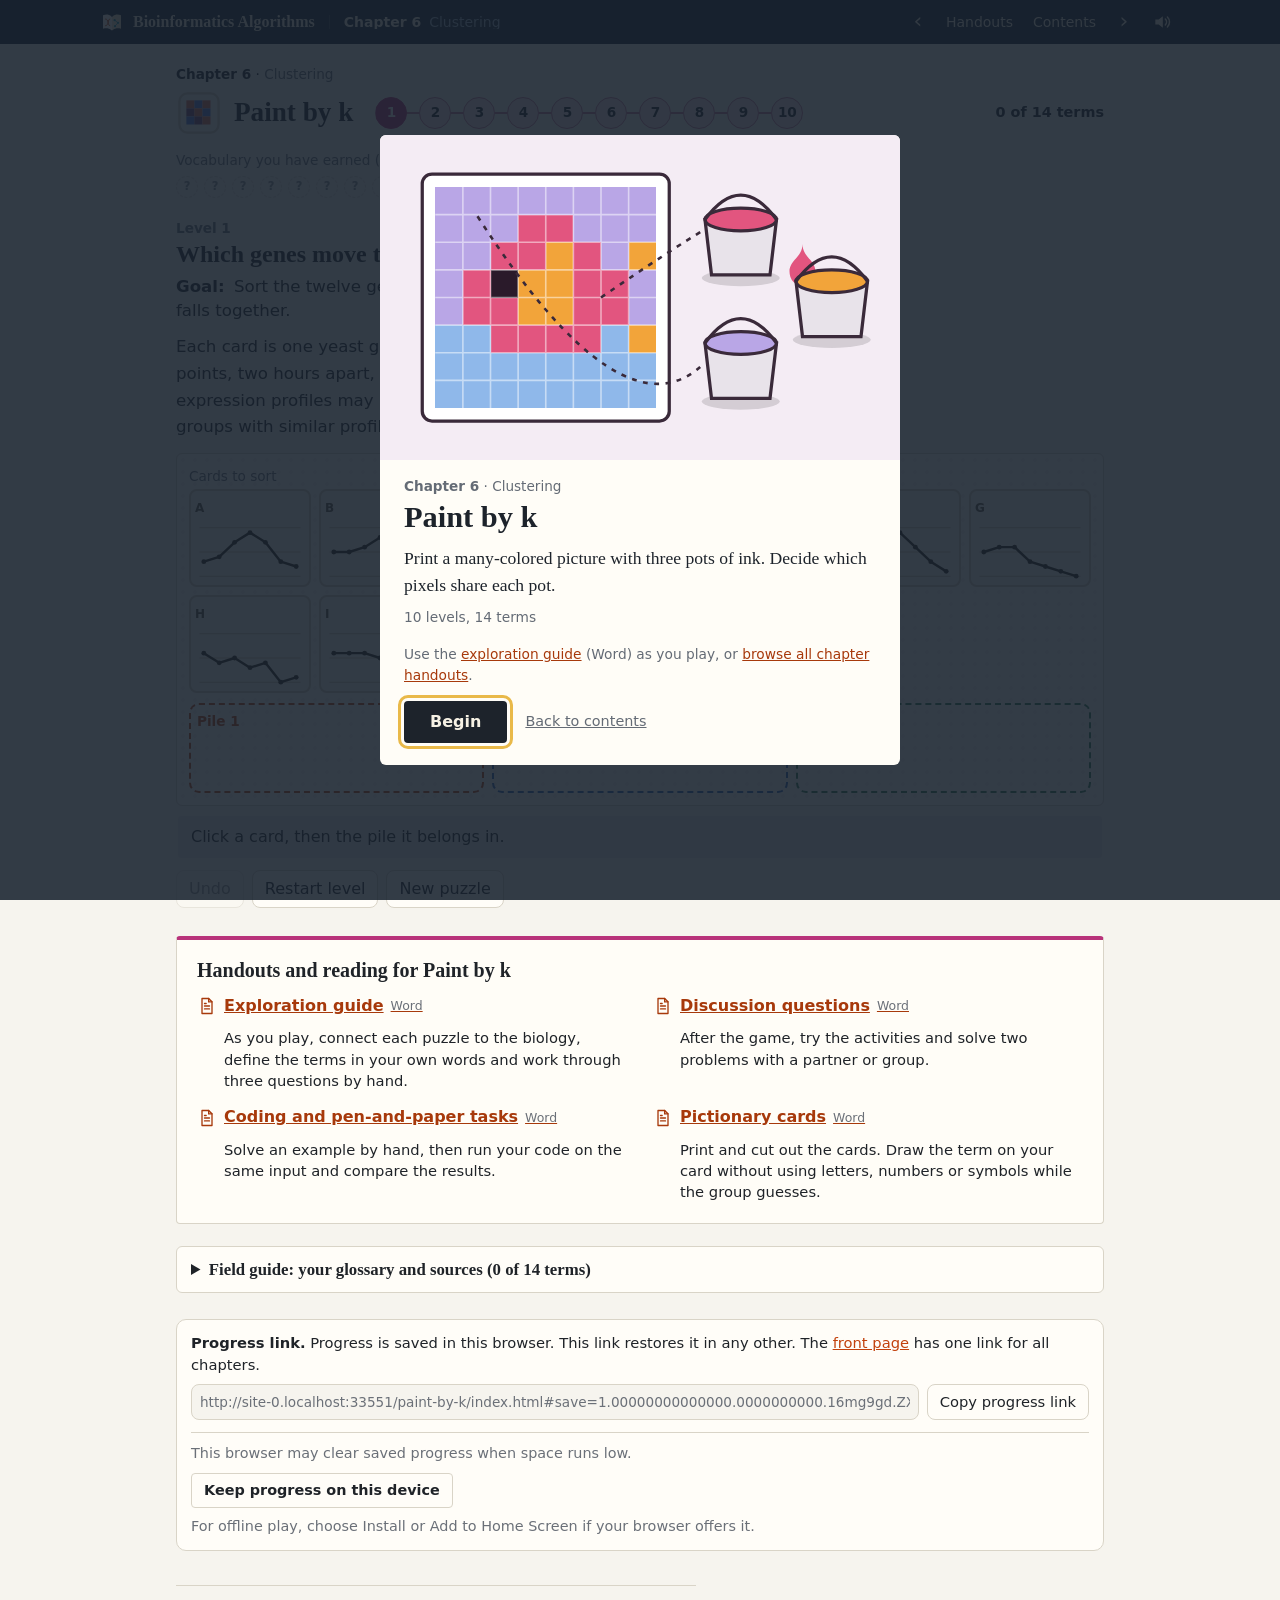
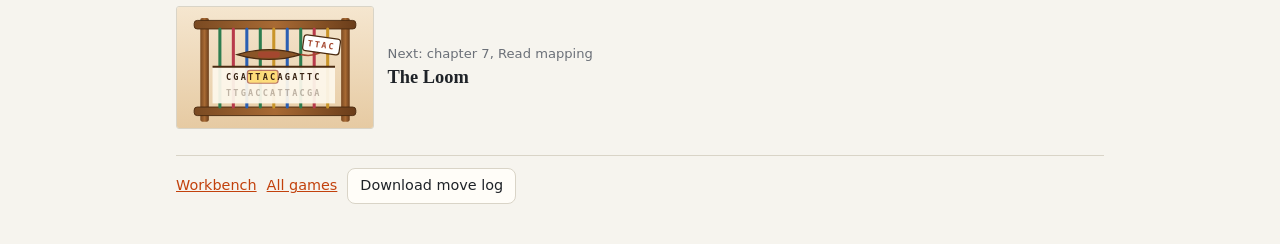
<file: paint-by-k/index.html>
<!doctype html>
<html lang="en">
<head>
<meta charset="utf-8">
<meta name="viewport" content="width=device-width,initial-scale=1">
<title>Paint by k</title>
<style>
:root{
  --bg:#f6f4ee; --panel:#fffdf8; --ink:#1f2328; --muted:#6b7078; --line:#d9d4c7;
  --accent:#c2410c; --accent-ink:#ffffff; --good:#2e7d4f; --warn:#b4541a; --chip:#e3f0f3;
  /* the shop is an illustration: one palette in both themes */
  --paper:#fbf8f1; --paper-edge:#d8cfbb; --wood:#8a5a32; --wood2:#c08a55; --steel:#5d6670; --gold:#f2a900;
}
@media (prefers-color-scheme:dark){
  :root{--bg:#15181c; --panel:#1d2126; --ink:#e8e6e1; --muted:#9aa0a8; --line:#343a42;
    --accent:#ff9b5e; --accent-ink:#2b1200; --good:#6fcf97; --warn:#f0a36b; --chip:#1d3a44;}
}
*{box-sizing:border-box}
body{margin:0;background:var(--bg);color:var(--ink);font:16px/1.5 system-ui,-apple-system,"Segoe UI",sans-serif}
.wrap{max-width:960px;margin:0 auto;padding:20px 16px 40px}
header{display:flex;flex-wrap:wrap;align-items:center;gap:10px 18px;margin-bottom:8px}
h1{font-size:1.35rem;margin:0;display:flex;align-items:center;gap:8px}
h1 svg{width:40px;height:40px}
h1 a{color:inherit;text-decoration:none}
.count{font-size:.9rem;color:var(--muted);margin-left:auto}
.count b{color:var(--ink)}
h2{font-size:1.1rem;margin:18px 0 4px}
h3{font-size:1rem;margin:10px 0 4px}
p{margin:4px 0 12px}
.mono,svg text{font-family:ui-monospace,SFMono-Regular,Menlo,Consolas,monospace}
button{font:inherit;color:var(--ink);background:var(--panel);border:1px solid var(--line);border-radius:8px;padding:6px 12px;cursor:pointer}
button:hover:not(:disabled){border-color:var(--accent)}
button:disabled{opacity:.45;cursor:default}
button.primary{background:var(--accent);color:var(--accent-ink);border-color:var(--accent);font-weight:600}
button.advance{display:block;width:fit-content;max-width:100%;min-height:44px;margin-top:14px;padding:10px 18px;text-align:left}
a{color:var(--accent)}
input[type=number]{font:inherit;width:4.6em;padding:4px 6px;border:1px solid var(--line);border-radius:6px;background:var(--panel);color:var(--ink)}
input.ok{border-color:var(--good);background:#e4f4ea;color:#14532d}
input.bad{border-color:var(--warn)}
.pips{display:flex;flex-wrap:wrap;gap:6px}
.pips button{width:32px;height:32px;padding:0;border-radius:50%}
.pips button.on{background:var(--ink);color:var(--bg);border-color:var(--ink)}
.vocabhead{font-size:.75rem;text-transform:uppercase;letter-spacing:.08em;color:var(--muted);margin-top:8px}
.badges{display:flex;flex-wrap:wrap;gap:6px;margin:4px 0;position:relative}
.badge{font-size:.8rem;border:1px dashed var(--line);color:var(--muted);border-radius:999px;padding:2px 10px}
.badge.got{border:1px solid var(--good);color:var(--good);font-weight:600}
.term{cursor:help;position:relative}
span.term:not(.badge){border-bottom:1px dotted currentColor;font-weight:600}
.tip{display:none;position:absolute;left:0;top:calc(100% + 6px);z-index:20;width:min(360px,84vw);padding:9px 11px;border-radius:8px;
  background:var(--ink);color:var(--bg);font:400 .82rem/1.45 system-ui,sans-serif;letter-spacing:0;text-transform:none;text-align:left;box-shadow:0 4px 14px rgba(0,0,0,.25)}
.tip b{display:block;margin-bottom:2px;color:inherit}
.term:hover>.tip,.term:focus>.tip{display:block}
.badges .term{position:static}
.rule{display:inline-flex;align-items:center;gap:8px;font-size:.9rem;font-weight:600;padding:3px 12px;border-radius:999px;background:var(--chip);margin-bottom:8px}
.stage{border:1px solid var(--line);border-radius:12px;background:var(--panel);padding:12px}
.row{display:flex;flex-wrap:wrap;gap:14px;align-items:flex-start}
.fig{flex:1 1 200px;min-width:0;max-width:320px}
.fig.map{flex:1 1 260px;max-width:360px}
.fig svg{width:100%;height:auto;display:block;touch-action:manipulation}
.cap{font-size:.75rem;text-transform:uppercase;letter-spacing:.08em;color:var(--muted);margin:0 0 3px}
.hoverinfo{font-size:.85rem;color:var(--muted);min-height:1.4em;margin-top:6px}
.meter{display:flex;flex-wrap:wrap;gap:8px 16px;align-items:center;margin:10px 0 0;font-weight:600}
.gauge{flex:1 1 220px;max-width:420px;color:var(--ink)}
.gauge svg{width:100%;height:auto;display:block}
.status{min-height:1.6em;margin:10px 2px 0;font-weight:500}
.status.warn{color:var(--warn)} .status.good{color:var(--good)}
.controls{display:flex;flex-wrap:wrap;gap:8px;align-items:center;margin-top:12px}
#go:not([hidden]) + .controls{margin-top:20px;padding-top:14px;border-top:1px solid var(--line)}
.work{margin-top:12px;padding-top:10px;border-top:1px solid var(--line)}
.work table{border-collapse:collapse;font-size:.92rem}
.work td,.work th{padding:3px 7px;text-align:center;border-bottom:1px solid var(--line)}
.work th{font-weight:600;color:var(--muted);font-size:.8rem}
.scroll{overflow-x:auto;max-width:100%}
.swatch{display:inline-block;width:1.1em;height:1.1em;border-radius:3px;vertical-align:-3px;border:1px solid rgba(0,0,0,.25)}
.rowbtns{display:grid;grid-template-columns:repeat(12,1fr);gap:2px;margin-top:6px}
.rowbtns button{height:44px;padding:0;border-radius:4px;border:1px solid #8b8475;min-width:0}
.btnrow{display:flex;flex-wrap:wrap;gap:8px;margin-top:10px}
.pot-choices{display:grid;grid-template-columns:repeat(3,minmax(0,1fr));gap:8px;max-width:360px}
.pot-choices button{padding:6px 2px;font-variant-numeric:tabular-nums}
.pot-choices small{display:block}
/* cards */
.deck{display:grid;grid-template-columns:repeat(auto-fill,minmax(112px,1fr));gap:8px}
.gcard{padding:4px 4px 2px;border:2px solid var(--paper-edge);border-radius:8px;background:var(--paper);cursor:pointer;color:#2a2416;text-align:left}
.gcard svg{width:100%;height:auto;display:block}
.gcard .nm{font-size:.75rem;font-weight:700;color:#5b5240}
.gcard.sel{border-color:var(--accent);box-shadow:0 0 0 2px var(--accent)}
.gcard.ctr{border-style:double;border-width:4px}
.piles{display:grid;grid-template-columns:repeat(3,minmax(0,1fr));gap:8px;margin-top:10px}
.pile{border:2px dashed var(--line);border-radius:10px;padding:6px;min-height:90px;background:transparent;text-align:left;cursor:pointer}
.pile h4{margin:0 0 4px;font-size:.85rem}
.pile .deck{grid-template-columns:repeat(auto-fill,minmax(70px,1fr));gap:4px}
.compare{display:grid;grid-template-columns:repeat(auto-fit,minmax(260px,1fr));gap:12px}
.matrix button{min-width:2.6em;padding:3px 6px;font-family:ui-monospace,Menlo,monospace}
.matrix button.min{outline:3px solid var(--gold)}
.matrix th{font-family:ui-monospace,Menlo,monospace}
/* reveals, sources, field guide */
.reveal{border:1px solid var(--good);border-radius:12px;padding:14px 16px;margin-top:14px;background:var(--panel)}
.reveal h3{margin:0 0 8px;font-size:1.05rem}
.called{margin:10px 0 4px;padding-left:12px;border-left:3px solid var(--good)}
.called p{margin:0}
.src{margin:4px 0 10px 15px;padding:8px 12px;border-radius:8px;background:var(--chip);font-size:.9rem}
.src .tag{display:block;font-size:.7rem;text-transform:uppercase;letter-spacing:.08em;color:var(--muted)}
.src a{font-weight:600}
.illus{display:inline-block;font-size:.72rem;text-transform:uppercase;letter-spacing:.08em;border:1px solid var(--warn);color:var(--warn);border-radius:4px;padding:0 6px;margin-left:6px}
.guide{margin-top:22px;border:1px solid var(--line);border-radius:12px;padding:10px 14px;background:var(--panel)}
.guide summary{cursor:pointer;font-weight:600}
.gentry{padding:8px 0;border-top:1px solid var(--line)}
.gentry h4{margin:0;font-size:1rem}
.gentry p{margin:2px 0;font-size:.92rem}
.gmeta{color:var(--muted);font-size:.9rem}
footer{margin-top:26px;padding-top:12px;border-top:1px solid var(--line);display:flex;flex-wrap:wrap;gap:10px;align-items:center;font-size:.9rem;color:var(--muted)}
footer input{font:inherit;width:9em;padding:5px 8px;border:1px solid var(--line);border-radius:8px;background:var(--panel);color:var(--ink)}
/* artwork */
.px{shape-rendering:crispEdges}
.px.hand{cursor:pointer}
.sheet{fill:var(--paper);stroke:var(--paper-edge);stroke-width:2}
.pin{fill:#b83a4b;stroke:#6e1f2a;stroke-width:.8}
.grid{stroke:#e6e0d2;stroke-width:1}
.axis{stroke:#8b8475;stroke-width:1.4}
.axl{font-size:10px;fill:#6b6455}
.dot{stroke:#2a2416;stroke-width:.8;cursor:pointer}
.spot{fill:transparent;cursor:crosshair}
.spot:hover{fill:rgba(0,0,0,.06)}
.pot[data-act]{cursor:pointer}
.pot .can{fill:#c9ced4;stroke:#3d444c;stroke-width:1.2}
.pot .band{fill:#9aa3ad}
.pot .lid{stroke:#3d444c;stroke-width:1.2}
.pot .num{font-size:10px;font-weight:700;fill:#1f2328;text-anchor:middle;paint-order:stroke;stroke:var(--paper);stroke-width:3px}
.pot.sel .can{stroke:var(--accent);stroke-width:2.6}
.pot.locked{cursor:default}
.ruler{stroke:#2a2416;stroke-width:2.2;stroke-dasharray:5 3}
.ruler.best{stroke:#2e7d4f;stroke-width:3;stroke-dasharray:none}
.rlab{font-size:11px;font-weight:700;fill:#2a2416;paint-order:stroke;stroke:#fbf8f1;stroke-width:4px;text-anchor:middle}
.worst{fill:none;stroke:var(--gold);stroke-width:3;animation:glow 1.1s ease-in-out infinite}
.mark{fill:none;stroke:#1f2328;stroke-width:2}
.stripbox{fill:none;stroke:#1f2328;stroke-width:2;stroke-dasharray:4 3}
.curpx{fill:none;stroke:var(--accent);stroke-width:3}
@keyframes glow{50%{stroke-opacity:.2}}
.try{fill:none;stroke:#6b6455;stroke-width:1.2;stroke-dasharray:2 2}
.tlab{font-size:9px;fill:#6b6455}
.cline{fill:none;stroke-width:2.2;stroke-linejoin:round;stroke-linecap:round}
.chart-axis{stroke:#cfc6b0;stroke-width:1}
.press{animation:press .5s ease-out}
@keyframes press{from{opacity:.2;transform:translateY(-4px)}to{opacity:1;transform:none}}
[hidden]{display:none!important}
@media (prefers-reduced-motion:reduce){*{animation:none!important;transition:none!important}}
@media (max-width:600px){
  .fig,.fig.map{flex:1 1 100%;max-width:none}
  .row.two .fig{flex:1 1 calc(50% - 7px)}
  .row.two .fig.map{flex:1 1 100%}
  .row.two .fig.act{flex:1 1 100%}
  .deck{grid-template-columns:repeat(auto-fill,minmax(96px,1fr))}
  .piles{grid-template-columns:1fr}
  /* the meter stays pinned to the bottom of the screen while the picture above it is tapped */
  .stage .meter{position:sticky;bottom:0;z-index:2;background:var(--panel);padding:6px 8px;margin-left:-8px;margin-right:-8px;border-top:1px solid var(--line)}
}
@media print{
  body{background:#fff;color:#000}
  .wrap>*:not(#guide){display:none!important}
  .guide{border:0;padding:0;margin:0}
  .guide summary,#printGuide{display:none}
}
.pips button.fin{position:relative;border-color:var(--good);box-shadow:inset 0 0 0 1px var(--good)}
.pips button.fin::after{content:'✓';position:absolute;top:-5px;right:-5px;width:14px;height:14px;border-radius:50%;background:var(--good);color:var(--bg);font-size:10px;line-height:14px;font-weight:700;text-align:center}
.linknote{display:flex;flex-wrap:wrap;gap:8px 12px;align-items:center;margin:10px 0 0;padding:8px 12px;border:1px solid var(--good);border-radius:8px;background:var(--panel);font-size:.92rem}
.savebar{margin-top:26px;padding:12px 14px;border:1px solid var(--line);border-radius:10px;background:var(--panel);font-size:.92rem}
.savebar p{margin:0 0 8px}
.savebar .saverow{display:flex;flex-wrap:wrap;gap:8px}
.savebar input{flex:1 1 16em;min-width:0;font:inherit;font-size:.85rem;padding:6px 8px;border:1px solid var(--line);border-radius:8px;background:var(--bg);color:var(--muted)}
.savebar .savenote{margin:8px 0 0;color:var(--muted)}
.savebar .savenote:empty{display:none}
.linknote[hidden]{display:none}
@media print{.savebar,.linknote{display:none}}
.goal{margin:4px 0 8px;padding:6px 10px;border-left:4px solid var(--accent);max-width:70ch}
.goal b{margin-right:4px}
.goal:empty{display:none}
</style>
<link rel="icon" href="../book/favicon.svg" type="image/svg+xml">
<link rel="stylesheet" href="../book/book.css">
<link rel="manifest" href="../manifest.webmanifest">
<meta name="theme-color" content="#1d2a3a">
<link rel="apple-touch-icon" href="../book/icon-180.png">
</head>
<body>
<div class="wrap">
  <header>
    <h1><svg viewBox="0 0 40 40" aria-hidden="true"><rect x="3" y="3" width="34" height="34" rx="7" fill="#fbf8f1" stroke="#d8cfbb" stroke-width="2"/>
      <rect x="9" y="9" width="7" height="7" fill="rgb(218,104,85)"/><rect x="16" y="9" width="7" height="7" fill="rgb(85,118,213)"/><rect x="23" y="9" width="7" height="7" fill="rgb(218,104,85)"/>
      <rect x="9" y="16" width="7" height="7" fill="rgb(117,63,117)"/><rect x="16" y="16" width="7" height="7" fill="rgb(218,104,85)"/><rect x="23" y="16" width="7" height="7" fill="rgb(85,118,213)"/>
      <rect x="9" y="23" width="7" height="7" fill="rgb(85,118,213)"/><rect x="16" y="23" width="7" height="7" fill="rgb(117,63,117)"/><rect x="23" y="23" width="7" height="7" fill="rgb(218,104,85)"/></svg>Paint by k</h1>
    <div class="pips" id="pips" aria-label="Levels"></div>
    <div class="count" id="count"></div>
  </header>
  <p class="linknote" id="linkNote" role="status" hidden><span id="linkNoteText"></span> <button id="copyLinkTop" hidden>Copy progress link</button></p>
  <div id="game">
  <div class="vocabhead">Vocabulary you have earned <span style="text-transform:none;letter-spacing:0">(hover for the definition)</span></div>
  <div class="badges" id="badges"></div>
  <h2 id="title"></h2>
  <p id="goal" class="goal"></p>
  <p id="brief"></p>
  <div class="rule" id="rule"></div>
  <div class="stage" id="stage"></div>
  <div class="status" id="status" role="status"></div>
  <button id="go" class="primary advance" hidden></button>
  <div class="controls">
    <button id="undo">Undo</button>
    <button id="restart">Restart level</button>
    <button id="fresh">New puzzle</button>
  </div>
  <div id="panel"></div>
  <details class="guide" id="guide">
    <summary>Field guide: your glossary and sources (<span id="gcount"></span>)</summary>
    <div id="guideBody"></div>
  </details>
  </div>
  <div id="bench" hidden></div>
  <div class="savebar" id="savebar">
    <p><b>Progress link.</b> Progress is saved in this browser. This link restores it in any other. The <a href="../#keep">front page</a> has one link for all chapters.</p>
    <div class="saverow"><input id="saveLink" readonly aria-label="Your progress link"><button id="copyLink">Copy progress link</button></div>
    <p class="savenote" id="saveNote" role="status"></p>
    <div data-bk-app></div>
  </div>
  <footer>
    <a href="?bench=1">Workbench</a>
    <a href="../">All games</a>
    <button id="dl">Download move log</button>
  </footer>
</div>
<style id="hov"></style>
<script id="engine">
/* Pure puzzle logic: no DOM. Every puzzle is a function of (puzzle code, level). */
function hashStr(s){let h=2166136261>>>0;for(let i=0;i<s.length;i++){h^=s.charCodeAt(i);h=Math.imul(h,16777619);}return h>>>0;}
function rng(seed){let a=seed>>>0;return function(){a|=0;a=a+0x6D2B79F5|0;let t=Math.imul(a^a>>>15,1|a);t=t+Math.imul(t^t>>>7,61|t)^t;return((t^t>>>14)>>>0)/4294967296;};}
function shuffled(n,rand){const a=[...Array(n).keys()];for(let i=n-1;i>0;i--){const j=Math.floor(rand()*(i+1));[a[i],a[j]]=[a[j],a[i]];}return a;}
const clampInk=x=>Math.max(0,Math.min(10,x));
/* A generator that runs out of tries builds the puzzle for a key from its pool instead. TRIES.limit is for tests only. */
const TRIES={limit:null,strict:false},maxTries=n=>TRIES.limit===null?n:TRIES.limit;
function fallback(name,key,pool,make){
  if(TRIES.strict)throw new Error(name+' ran out of tries for '+key);
  TRIES.fell=(TRIES.fell||0)+1;
  const t=TRIES.limit;TRIES.strict=true;TRIES.limit=null;
  try{return make(pool[hashStr(key)%pool.length]);}finally{TRIES.strict=false;TRIES.limit=t;}
}
const F4=['fallback-0','fallback-1','fallback-2','fallback-3'];
const POOLS={cards:F4,3:F4,4:F4,5:F4,6:['fallback-4','fallback-5','fallback-8','fallback-12'],7:F4,9:['fallback-9','fallback-12','fallback-18','fallback-20'],10:F4};

/* ---------- geometry of points in any number of dimensions ---------- */
function dist2(a,b){let s=0;for(let i=0;i<a.length;i++){const d=a[i]-b[i];s+=d*d;}return s;}
function dist(a,b){return Math.sqrt(dist2(a,b));}
/* index of the nearest center; ties go to the lowest index */
function nearest(p,centers){let best=0,bd=Infinity;centers.forEach((c,j)=>{const d=dist2(p,c);if(d<bd-1e-12){bd=d;best=j;}});return best;}
function assign(data,centers){return data.map(p=>nearest(p,centers));}
function maxDistance(data,centers){let m=0;data.forEach(p=>{m=Math.max(m,dist(p,centers[nearest(p,centers)]));});return m;}
function worstIndex(data,centers){let w=0,m=-1;data.forEach((p,i)=>{const d=dist2(p,centers[nearest(p,centers)]);if(d>m+1e-12){m=d;w=i;}});return w;}
/* Squared error distortion: the mean squared distance from each point to its nearest center. */
function distortion(data,centers){let s=0;data.forEach(p=>{s+=dist2(p,centers[nearest(p,centers)]);});return s/data.length;}
/* The same mean, but with each point charged to the center it is assigned to (between Lloyd's half-steps). */
function labelError(data,centers,labels){let s=0;data.forEach((p,i)=>{s+=dist2(p,centers[labels[i]]);});return s/data.length;}
function centroid(points){const m=points[0].length,c=Array(m).fill(0);points.forEach(p=>{for(let i=0;i<m;i++)c[i]+=p[i];});return c.map(x=>x/points.length);}
/* Farthest-first traversal (Gonzalez 1985): start from data[first]; each new center is the point farthest from all centers so far. */
function farthestFirst(data,k,first){
  const idx=[first||0];
  while(idx.length<k){const cs=idx.map(i=>data[i]);idx.push(worstIndex(data,cs));}
  return {idx,centers:idx.map(i=>data[i].slice())};
}
/* One Lloyd half-step each way. A center with no points stays where it is. */
function moveCenters(data,centers,labels){
  return centers.map((c,j)=>{const mine=data.filter((_,i)=>labels[i]===j);return mine.length?centroid(mine):c.slice();});
}
/* The Lloyd algorithm (Lloyd 1982). Returns every half-step so a screen or a test can replay it.
   A round = repaint (assign) then re-average (move). It has converged when a repaint changes nothing. */
function lloyd(data,start,maxRounds){
  maxRounds=maxRounds||100;
  let centers=start.map(c=>c.slice()),labels=null;const steps=[];let rounds=0;
  while(rounds<maxRounds){
    const nl=assign(data,centers);
    const changed=!labels||nl.some((l,i)=>l!==labels[i]);
    if(!changed){steps.push({kind:'assign',labels:nl,centers,err:labelError(data,centers,nl),changed:false});break;}
    labels=nl;steps.push({kind:'assign',labels,centers,err:labelError(data,centers,labels),changed:true});
    centers=moveCenters(data,centers,labels);
    steps.push({kind:'move',labels,centers,err:labelError(data,centers,labels),changed:true});
    rounds++;
  }
  return {centers,labels,steps,rounds,err:labelError(data,centers,labels)};
}
/* Hierarchical clustering with the average distance between groups, D_avg.
   Hollow Mountain (the tree unit) builds UPGMA the same way; this is its own copy of that merge-the-closest loop,
   because each game is one self-contained file. Returns merges in order: {a,b (member lists), d, members}. */
function groupDist(D,A,B){let s=0;A.forEach(i=>B.forEach(j=>{s+=D[i][j];}));return s/(A.length*B.length);}
function hierarchical(D){
  let groups=D.map((_,i)=>[i]);const merges=[];
  while(groups.length>1){
    let bi=0,bj=1,bd=Infinity,second=Infinity;
    for(let i=0;i<groups.length;i++)for(let j=i+1;j<groups.length;j++){
      const d=groupDist(D,groups[i],groups[j]);
      if(d<bd-1e-9){second=bd;bd=d;bi=i;bj=j;}else if(d<second)second=d;
    }
    const merged=groups[bi].concat(groups[bj]);
    merges.push({a:groups[bi],b:groups[bj],d:bd,gap:second-bd,members:merged});
    groups=groups.filter((_,i)=>i!==bi&&i!==bj).concat([merged]);
  }
  return merges;
}
/* Cut the tree of merges to leave k groups. */
function cutTree(n,merges,k){let groups=Array.from({length:n},(_,i)=>[i]);for(const m of merges.slice(0,n-k)){groups=groups.filter(g=>!m.members.includes(g[0]));groups.push(m.members.slice());}return groups;}

/* ---------- the ink of a pixel, as a screen colour ----------
   Red ink absorbs green and blue light; blue ink absorbs red and green. Paper is white. */
function inkRGB(r,b){
  const c=x=>Math.max(18,Math.min(255,Math.round(x)));
  return 'rgb('+c(255-19*b-2*r)+','+c(255-21*r-18*b)+','+c(255-19*r-3*b)+')';
}

/* ---------- pictures: designed 12 x 12 pixel art, three ink regions, seeded jitter ---------- */
const PICTURES={
  tulip:{name:'tulip',base:{a:[8,1],b:[6,6],c:[1,1]},rows:[
    'cccccccccccc','ccccaccacccc','cccaacaaaccc','cccaaaaaaccc','cccaaaaaaccc','ccccaaaacccc',
    'cccccbbccccc','ccbccbbccccc','ccbbcbbccbcc','cccbbbbcbbcc','cccccbbbbccc','cccccbbccccc']},
  fish:{name:'fish',base:{a:[9,1],b:[6,7],c:[1,5]},rows:[
    'cccccccccccc','cccccccccccc','ccccbbbccccc','cccaaaaaccbc','ccaaaaaaacbb','caacaaaaabbb',
    'caaaaaaaabbb','ccaaaaaaacbb','cccaaaaaccbc','ccccbbcccccc','cccccccccccc','cccccccccccc']},
  mushroom:{name:'mushroom',base:{a:[9,1],b:[1,1],c:[2,8]},stray:[1,10],strayInk:[10,10],rows:[
    'cccccccccccc','ccccaaaacccc','ccaaaaaaaacc','caaaaaaaaaac','caaaaaaaaaac','cccbbbbbbccc',
    'ccccbbbbcccc','ccccbbbbcccc','ccccbbbbcccc','ccccbbbbcccc','cccbbbbbbccc','cccccccccccc']},
  heart:{name:'heart',base:{a:[8,2],b:[1,1],c:[2,7]},rows:[
    'cccccccccccc','ccaaccccaacc','caaaaccaaaac','aabaaaaaaaaa','abbaaaaaaaaa','aabaaaaaaaaa',
    'caaaaaaaaaac','ccaaaaaaaacc','cccaaaaaaccc','ccccaaaacccc','cccccaaccccc','cccccccccccc']},
  boat:{name:'sailboat',base:{a:[8,2],b:[1,1],c:[2,8]},rows:[
    'cccccccccccc','cccccbcccccc','ccccbbcccccc','cccbbbcccccc','ccbbbbbccccc','cbbbbbbbcccc',
    'cccccacccccc','caaaaaaaaaac','ccaaaaaaaacc','cccaaaaaaccc','cccccccccccc','cccccccccccc']},
  house:{name:'house',base:{a:[9,2],b:[1,1],c:[2,8]},rows:[
    'cccccccccccc','cccccaaccccc','ccccaaaacccc','cccaaaaaaccc','ccaaaaaaaacc','caaaaaaaaaac',
    'ccbbbbbbbbcc','ccbbcbbbbbcc','ccbbcbbccbcc','ccbbbbbccbcc','ccbbbbbbbbcc','cccccccccccc']}
};
function makePicture(key,name){
  const P=PICTURES[name],rand=rng(hashStr(key+'|pic|'+name)),W=12,H=12,px=[],region=[];
  const j=()=>rand()<.5?0:rand()<.5?-1:1;   // half the inks are exact, the rest one unit off
  for(let y=0;y<H;y++)for(let x=0;x<W;x++){
    const r=P.rows[y][x];region.push(r);const b=P.base[r];
    px.push([clampInk(b[0]+j()),clampInk(b[1]+j())]);
  }
  if(P.stray){const i=P.stray[0]*W+P.stray[1];px[i]=P.strayInk.slice();region[i]='x';}
  return {name:P.name,design:name,W,H,px,region,base:P.base};
}
/* Nudge the jitter of the listed pixels, one unit at a time and never beyond base +- 1 or 0..10,
   so that their average comes out a whole number in both inks. */
function fixMean(pic,ids){
  for(let ch=0;ch<2;ch++){
    const n=ids.length,s=ids.reduce((t,i)=>t+pic.px[i][ch],0);
    let diff=Math.round(s/n)*n-s;
    for(const i of ids){
      if(!diff)break;
      const base=pic.base[pic.region[i]][ch],v=pic.px[i][ch],step=Math.sign(diff),nv=v+step;
      if(nv>=0&&nv<=10&&Math.abs(nv-base)<=1){pic.px[i][ch]=nv;diff-=step;}
    }
    if(diff)return false;
  }
  return true;
}
const regionIds=(pic,r)=>pic.region.map((x,i)=>x===r?i:-1).filter(i=>i>=0);

/* ---------- expression cards: seven whole-number heights 0..10 ---------- */
const PATTERNS={rise:[5,5,5,6,7,9,10],fall:[5,5,5,4,3,1,0],pulse:[2,4,7,9,7,4,2],flat:[5,5,5,5,5,5,5],
  on:[4,4,4,5,7,9,10],off:[6,6,6,5,3,1,0]};
function noisy(base,rand){return base.map(v=>clampInk(v+Math.floor(rand()*3)-1));}

/* ---------- level instances ---------- */
const GEN={};
/* Level 1 and 8: twelve cards, four of each of three patterns, two of them hybrids of two patterns. */
GEN.cards=function(key){
  const names=['rise','fall','pulse'];
  for(let t=0;t<maxTries(500);t++){
    const rand=rng(hashStr(key+'|cards|'+t)),cards=[];
    names.forEach((nm,g)=>{for(let i=0;i<4;i++)cards.push({v:noisy(PATTERNS[nm],rand),group:g,hybrid:null});});
    // two hybrids: the last card of two groups is pulled halfway toward another pattern
    [[0,2],[1,2]].forEach(([g,h])=>{const c=cards[g*4+3];const mix=PATTERNS[names[g]].map((v,i)=>Math.round((v+PATTERNS[names[h]][i])/2));c.v=noisy(mix,rand);c.hybrid=h;});
    const order=shuffled(12,rand),deck=order.map(i=>cards[i]);
    const data=deck.map(c=>c.v);
    // start centers: one pure card from each group
    const start=[0,1,2].map(g=>deck.findIndex(c=>c.group===g&&c.hybrid===null));
    const L=lloyd(data,start.map(i=>data[i]));
    if(L.rounds>5)continue;
    // three groups: every pure card ends with all the pure cards of its own pattern, and no two patterns share a pile
    const pileOf=g=>new Set(deck.map((c,i)=>c.group===g&&c.hybrid===null?L.labels[i]:-1).filter(x=>x>=0));
    const piles=[0,1,2].map(pileOf);
    if(piles.some(p=>p.size!==1)||new Set(piles.map(p=>[...p][0])).size!==3)continue;
    // by hand: two cards (not centers) measured to the three centers; nearest unique
    const others=deck.map((_,i)=>i).filter(i=>!start.includes(i));
    const hand=[others[0],others[others.length-1]];
    const C=start.map(i=>data[i]);
    if(hand.some(i=>{const d=C.map(c=>dist2(data[i],c)).sort((a,b)=>a-b);return d[1]-d[0]<3;}))continue;
    // one hour of one new center after the first repaint must come out whole
    const lab=assign(data,C);let coord=null;
    for(let j=0;j<3&&!coord;j++){const mine=data.filter((_,i)=>lab[i]===j);
      for(let h=0;h<7;h++){const s=mine.reduce((t,p)=>t+p[h],0);if(mine.length>1&&s%mine.length===0){coord={center:j,hour:h,value:s/mine.length,count:mine.length};break;}}}
    if(!coord)continue;
    return {deck,data,start,hand,coord,lloyd:L};
  }
  return fallback('cards',key,POOLS.cards,GEN.cards);
};
/* The second sorting shown in level 1: the given piles with each hybrid moved to the pile of its other parent. */
function otherSorting(deck,piles){
  const p=piles.slice();
  deck.forEach((c,i)=>{
    if(c.hybrid===null)return;
    const votes=[0,0,0];deck.forEach((d,j)=>{if(d.group===c.hybrid&&d.hybrid===null&&p[j]!=null)votes[p[j]]++;});
    const to=votes.indexOf(Math.max(...votes));
    if(to!==p[i])p[i]=to;else p[i]=(p[i]+1)%3;
  });
  return p;
}
/* The error of a sorting into piles: each card measured to its own pile's average. */
function pileError(data,piles,k){
  const C=[];for(let j=0;j<k;j++){const m=data.filter((_,i)=>piles[i]===j);C.push(m.length?centroid(m):data[0]);}
  return labelError(data,C,piles);
}
/* Level 2: tulip, three pots near the region inks, eight pixels to print by hand. */
GEN[2]=function(key){
  const pic=makePicture(key,'tulip'),pots=['a','b','c'].map(r=>pic.base[r].slice());
  // pots are nudged one unit so they are not exactly any region's ink
  const rand=rng(hashStr(key+'|pots2'));pots.forEach(p=>{p[0]=clampInk(p[0]+(rand()<.5?1:-1));});
  const row=8,strip=[];for(let x=2;x<10;x++)strip.push(row*12+x);
  return {pic,pots,strip};
};
/* Level 3: fish. Pots are mixed to match pixels; the first is pixel 0. */
GEN[3]=function(key){
  for(let t=0;t<maxTries(200);t++){
    const pic=makePicture(key+'|'+t,'fish'),D=pic.px,ff=farthestFirst(D,3,0),best=maxDistance(D,ff.centers);
    // decoy 1: the three commonest inks; decoy 2: the first pot and two pixels chosen at random
    const cnt={};D.forEach(p=>{const s=p.join(',');cnt[s]=(cnt[s]||0)+1;});
    const common=Object.keys(cnt).sort((a,b)=>cnt[b]-cnt[a]||(a<b?-1:1)).slice(0,3).map(s=>s.split(',').map(Number));
    const rand=rng(hashStr(key+'|decoy|'+t));let r1,r2;do{r1=1+Math.floor(rand()*143);r2=1+Math.floor(rand()*143);}while(r1===r2);
    const decoys=[{name:'the three commonest inks',centers:common},{name:'pot 1’s pixel and two random pixels',centers:[D[0],D[r1],D[r2]]}];
    decoys.forEach(d=>d.max=maxDistance(D,d.centers));
    if(decoys.every(d=>best<d.max-1e-9))return {pic,ff,best,decoys,k:3};
  }
  return fallback('fish',key,POOLS[3],GEN[3]);
};
/* Level 4: mushroom with one stray pixel. */
GEN[4]=function(key){
  for(let t=0;t<maxTries(200);t++){
    const pic=makePicture(key+'|'+t,'mushroom'),D=pic.px,ff=farthestFirst(D,3,0);
    const stray=pic.region.indexOf('x');
    if(!ff.idx.includes(stray))continue;
    const fftErr=distortion(D,ff.centers);
    const good=lloyd(D,['a','b','c'].map(r=>D[regionIds(pic,r)[0]]));
    if(fftErr<1.5*good.err)continue;
    const rounded=good.centers.map(c=>c.map(Math.round)),roundErr=distortion(D,rounded);
    const target=Math.ceil(Math.max(roundErr,good.err*1.2)*10)/10;
    if(target>=fftErr*0.9)continue;
    // six pixels for the hand calculation, one row across the cap and background plus the stem
    const six=[3*12+0,3*12+5,5*12+2,6*12+5,9*12+6,11*12+11];
    const sq=six.map(i=>dist2(D[i],ff.centers[nearest(D[i],ff.centers)]));
    return {pic,ff,stray,fftErr,good,target,six,sq,k:3,fftMax:maxDistance(D,ff.centers)};
  }
  return fallback('mushroom',key,POOLS[4],GEN[4]);
};
/* Level 5: heart. The red region's average and the four-pixel highlight's average are whole numbers. */
GEN[5]=function(key){
  for(let t=0;t<maxTries(200);t++){
    const pic=makePicture(key+'|'+t,'heart'),A=regionIds(pic,'a'),B=regionIds(pic,'b');
    if(!fixMean(pic,A)||!fixMean(pic,B))continue;
    const a=centroid(A.map(i=>pic.px[i])),b=centroid(B.map(i=>pic.px[i]));
    if(B.length!==4)throw new Error('heart highlight must be four pixels');
    // the four highlight pixels should not all be the same ink, or there is nothing to average
    if(new Set(B.map(i=>pic.px[i].join())).size<3)continue;
    return {pic,A,B,meanA:a,meanB:b};
  }
  return fallback('heart',key,POOLS[5],GEN[5]);
};
/* Level 6: sailboat, scripted start. */
GEN[6]=function(key){
  for(let t=0;t<maxTries(400);t++){
    const pic=makePicture(key+'|'+t,'boat'),D=pic.px,rand=rng(hashStr(key+'|start6|'+t));
    // scripted start: three pots a few units off, so the loop has work to do
    const start=[[5+Math.floor(rand()*2),3],[3,5+Math.floor(rand()*2)],[1+Math.floor(rand()*2),9]];
    // the hand re-average: the pot with the fewest pixels after the first repaint; its average is made whole
    let lab=assign(D,start);const counts=[0,1,2].map(j=>lab.filter(l=>l===j).length);
    const handPot=counts.indexOf(Math.min(...counts.filter(c=>c>=4)));
    if(handPot<0||!fixMean(pic,lab.map((l,i)=>l===handPot?i:-1).filter(i=>i>=0)))continue;
    if(assign(D,start).some((l,i)=>l!==lab[i]))continue;
    const L=lloyd(D,start);
    if(L.rounds>6||L.rounds<3||L.err>2)continue;
    const errs=L.steps.filter(s=>s.changed).map(s=>s.err);
    if(errs.some((e,i)=>i&&e>=errs[i-1]-1e-9))continue;
    // the hand row: a row where the first repaint uses at least two pots
    let row=-1;
    for(const y of [7,5,4,8,6,3]){const s=new Set(lab.slice(y*12,y*12+12));if(s.size>=2){row=y;break;}}
    if(row<0)continue;
    return {pic,start,lloyd:L,row,handPot};
  }
  return fallback('boat',key,POOLS[6],GEN[6]);
};
/* Level 7: house. A bad start (two pots almost the same colour) against the level 3 start. */
GEN[7]=function(key){
  for(let t=0;t<maxTries(200);t++){
    const pic=makePicture(key+'|'+t,'house'),D=pic.px,rand=rng(hashStr(key+'|bad|'+t));
    const roof=pic.base.a,sky=pic.base.c;
    // two pots on the roof, one between the sky and the wall: the wall never escapes to a pot of its own
    const wall=pic.base.b,bad=[[roof[0],roof[1]],[roof[0]-1,roof[1]+Math.floor(rand()*2)],[sky[0],Math.round((sky[1]+wall[1])/2)+Math.floor(rand()*2)]];
    const B=lloyd(D,bad),ff=farthestFirst(D,3,0),G=lloyd(D,ff.centers);
    if(B.err<1.3*G.err)continue;
    if(B.rounds>8||G.rounds>8)continue;
    return {pic,bad,badRun:B,ff,goodRun:G};
  }
  return fallback('house',key,POOLS[7],GEN[7]);
};
/* Level 8 uses GEN.cards with the same key as level 1. */
/* Level 9: eight cards, a whole-number distance matrix, no tied merge. */
GEN[9]=function(key){
  for(let t=0;t<maxTries(2000);t++){
    const rand=rng(hashStr(key+'|tree|'+t)),groups=[0,0,0,1,1,1,2,2],names=['rise','fall','pulse'];
    const order=shuffled(8,rand),cards=order.map(i=>({v:noisy(PATTERNS[names[groups[i]]],rand),group:groups[i]}));
    const D=cards.map(a=>cards.map(b=>Math.round(dist(a.v,b.v))));
    const M=hierarchical(D);
    if(M.some(m=>m.gap<0.25))continue;           // no merge is tied, and none is a near-tie
    const cut=cutTree(8,M,3);
    // the three groups the cut leaves are the three patterns
    const ok=cut.every(g=>new Set(g.map(i=>cards[i].group)).size===1);
    if(!ok)continue;
    // after the first merge, one average typed by hand: to the lowest-numbered card left out
    const m0=M[0],other=[...Array(8).keys()].find(i=>!m0.members.includes(i));
    return {cards,D,merges:M,cut,hand:{group:m0.members,other,value:(D[m0.a[0]][other]+D[m0.b[0]][other])/2}};
  }
  return fallback('tree',key,POOLS[9],GEN[9]);
};
/* Level 10: illustrative yeast genes at seven times around the shift (hour 0). */
GEN[10]=function(key){
  for(let t=0;t<maxTries(200);t++){
    const rand=rng(hashStr(key+'|shift|'+t)),genes=[];
    ['on','off','flat'].forEach((nm,g)=>{for(let i=0;i<8;i++)genes.push({v:noisy(PATTERNS[nm],rand),group:g});});
    const order=shuffled(genes.length,rand),deck=order.map(i=>genes[i]),data=deck.map(g=>g.v);
    const ff=farthestFirst(data,3,0),L=lloyd(data,ff.centers);
    const ok=[0,1,2].every(g=>new Set(deck.map((c,i)=>c.group===g?L.labels[i]:-1).filter(x=>x>=0)).size===1);
    if(!ok||L.rounds>6)continue;
    return {deck,data,ff,lloyd:L};
  }
  return fallback('shift',key,POOLS[10],GEN[10]);
};
function makeLevel(seed,n){
  const key=seed+'|L'+n;
  if(n===1||n===8)return GEN.cards(seed+'|cards');
  return GEN[n](key);
}

/* ---------- workbench parsing ---------- */
function parsePoints(text){
  return text.split(/\n/).map(l=>l.trim()).filter(l=>l&&!/^-+$/.test(l)).map(l=>l.split(/[\s,]+/).filter(Boolean).map(Number));
}
function bench(points,k,start){
  const ff=farthestFirst(points,k,0);
  const st=start&&start.length===k?start:points.slice(0,k);
  const L=lloyd(points,st);
  return {ff:{centers:ff.centers,max:maxDistance(points,ff.centers),err:distortion(points,ff.centers)},
    lloyd:{start:st,steps:L.steps,centers:L.centers,max:maxDistance(points,L.centers),err:distortion(points,L.centers),rounds:L.rounds}};
}
if(typeof module!=='undefined')module.exports={hashStr,rng,shuffled,dist,dist2,nearest,assign,maxDistance,worstIndex,distortion,labelError,centroid,
  farthestFirst,moveCenters,lloyd,groupDist,hierarchical,cutTree,inkRGB,PICTURES,makePicture,fixMean,regionIds,PATTERNS,GEN,otherSorting,pileError,makeLevel,parsePoints,bench,TRIES,POOLS};
</script>
<script id="ui">
(function(){
const KEY='paintbyk:v1';
const $=s=>document.querySelector(s);
const f1=x=>(Math.round(x*10)/10).toFixed(1),f2=x=>(Math.round(x*100)/100).toFixed(2),num=x=>Number.isInteger(x)?String(x):f2(x);
const esc=s=>String(s).replace(/[&<>"']/g,c=>({'&':'&amp;','<':'&lt;','>':'&gt;','"':'&quot;',"'":'&#39;'}[c]));
const plural=(n,w)=>n+' '+w+(n===1?'':'s');
const same=(a,b)=>a.length===b.length&&a.every((x,i)=>Math.abs(x-b[i])<1e-9);
const POTNAME=['pot 1','pot 2','pot 3','pot 4','pot 5'];
const CTRNAME=['center 1','center 2','center 3'];
const cap=s=>s.charAt(0).toUpperCase()+s.slice(1);
const CARDN='ABCDEFGHIJKLMNOPQRSTUVWX';
const PILECOL=['#c2410c','#2b5fb3','#2e7d4f'];
const reduced=()=>{try{return matchMedia('(prefers-reduced-motion: reduce)').matches;}catch(e){return true;}};

/* ---------- levels ---------- */
const LEVELS=[
 {id:1,mode:'sort',goal:'Sort the twelve gene cards into three piles of genes whose expression rises and falls together.',title:'Which genes move together?',
  brief:'Each card is one yeast gene. Its seven dots show expression levels at seven time points, two hours apart, as the yeast depleted its glucose. Genes with correlated expression profiles may have related functions. Sort the twelve cards into three groups with similar profiles.'},
 {id:2,mode:'ruler',goal:'Choose the nearest pot to print each highlighted pixel in the strip.',title:'Two inks',
  brief:'The ink map shows how much red and blue each pixel contains, from 0 to 10. The three ruler lines show the distances from the highlighted pixel to the pots.'},
 {id:3,mode:'worst',goal:'Mix pots 2 and 3 so that the meter’s worst-pixel distance comes down to the shop’s mark.',title:'The worst pixel',
  brief:'This fish is printed from three pots. To mix a pot, click a pixel in the picture or a dot on the map, and the pot matches that ink. Pot 1 is already mixed. The meter shows how far the worst-printed pixel is from its nearest pot. Bring that number down to the shop’s mark. To pour out a pot and mix it again, click it on the map.'},
 {id:4,mode:'stray',goal:'Mix pots 2 and 3 on the pixels the meter points at, and fill in six squared lengths. Then move the pots until the average squared length is under the mark.',title:'One stray pixel',
  brief:'A fly has left one stray pixel on the mushroom print. Pot 1 is ready. Mix each remaining pot to match the pixel farthest from its nearest pot.'},
 {id:5,mode:'gravity',goal:'Find the red and blue amounts that give this pot the lowest average squared error. Then work out the best pot for the four marked highlight pixels.',title:'Where should a pot sit?',
  brief:'One pot supplies all the red pixels in this heart. Enter amounts of red and blue ink, mix the pot, and check the average squared error. Find the mix with the lowest error.'},
 {id:6,mode:'loop',goal:'Assign each pixel in the marked row to its nearest pot and work out one pot’s average ink. Then press the two buttons in turn until the print stops changing.',title:'Repaint, re-average',
  brief:'The three pots start far from the colors they need to print. Assign each pixel in the marked row to its nearest pot, then calculate the average ink for one pot. After that, alternate printing the sheet and moving the pots until the print stops changing.'},
 {id:7,mode:'bad',goal:'Press the two buttons in turn from the bad start until nothing changes. Then start again from better pots and compare the two errors.',title:'A bad start',
  brief:'Two of the three pots for this house start almost the same color. Run the two buttons until nothing changes.'},
 {id:8,mode:'cards',goal:'Fill in the six sums and assign each card to its nearest center. Work out one height of a moved center, then assign the cards again until nothing changes.',title:'Seven measurements per gene',
  brief:'These are your twelve cards from level 1. Each expression vector has seven coordinates, so the data occupy a seven-dimensional space. The distance calculation is the same as in two dimensions. Three cards serve as the initial centers.'},
 {id:9,mode:'tree',goal:'Join the two closest groups, again and again, until one group remains. Then cut the tree into three groups.',title:'Family tree',
  brief:'The table shows the distances between eight genes. Repeatedly join the two closest groups until one remains. To find the distance between two groups, average the distances between pairs of genes, taking one gene from each group.'},
 {id:10,mode:'shift',goal:'Press the two buttons in turn until the groups stop changing.',title:'The shift',
  brief:'These cards show expression profiles for 24 yeast genes from six hours before glucose depletion to six hours after. The starting centers were chosen by farthest-first traversal. Assign the genes to centers, then update the centers until the groups stop changing.'}
];

/* Primary sources. Each DOI was checked in Crossref; look lines come from the abstracts (Gonzalez: title only). */
const SRC={
 derisi:{cite:'DeRisi, Iyer & Brown, 1997',title:'Exploring the metabolic and genetic control of gene expression on a genomic scale',where:'Science 278, 680–686',
  url:'https://doi.org/10.1126/science.278.5338.680',look:'Its abstract describes microarrays carrying virtually every yeast gene, used to follow expression through the metabolic shift from fermentation to respiration, called the diauxic shift. Look for which known metabolic genes changed, and for the many unknown genes whose expression profiles suggested their functions.'},
 gonzalez:{cite:'Gonzalez, 1985',title:'Clustering to minimize the maximum intercluster distance',where:'Theoretical Computer Science 38, 293–306',
  url:'https://doi.org/10.1016/0304-3975(85)90224-5',look:'The 1985 paper behind farthest-first traversal, on choosing clusters so that the largest distance is as small as possible. This is your worst-pixel meter.'},
 lloyd:{cite:'Lloyd, 1982',title:'Least squares quantization in PCM',where:'IEEE Transactions on Information Theory 28, 129–137',
  url:'https://doi.org/10.1109/TIT.1982.1056489',look:'Written about pulse-code modulation: where to put a fixed number of signal levels so that the average quantization noise power, a squared error, is least. Look for the necessary conditions that an optimal scheme must satisfy.'},
 eisen:{cite:'Eisen, Spellman, Brown & Botstein, 1998',title:'Cluster analysis and display of genome-wide expression patterns',where:'PNAS 95, 14863–14868',
  url:'https://doi.org/10.1073/pnas.95.25.14863',look:'Its abstract describes arranging genes by similarity in their pattern of expression with standard statistical algorithms, displayed so biologists can read it, and reports that yeast genes of known similar function end up together.'}
};
const VOCAB=[
 {id:'expvec',name:'Expression vector',src:'derisi',def:'A gene’s expression levels measured at m times or under m conditions, written as m numbers (e1, …, em). It is one row of the gene expression matrix.'},
 {id:'clustering',name:'Clustering',def:'Partitioning items into groups so that items in the same group are similar and items in different groups are not (the good clustering principle).'},
 {id:'point',name:'Data point',def:'One item to be clustered, written as a point in m-dimensional space: here a pixel with its two ink amounts; for a gene, its expression vector.'},
 {id:'center',name:'Center',def:'A point chosen to stand for a cluster. Each data point belongs to the cluster of its nearest center.'},
 {id:'cluster',name:'Cluster',def:'The set of data points whose nearest center is the same center.'},
 {id:'euclid',name:'Euclidean distance',def:'d(v, w) = √((v1 − w1)² + … + (vm − wm)²). It is the length of the straight segment between points v and w in m-dimensional space.'},
 {id:'kcenter',name:'k-center clustering',def:'Given data points and k, find k centers minimizing MaxDistance(Data, Centers), the largest distance from any data point to its nearest center. The problem is NP-hard.'},
 {id:'fft',name:'Farthest-first traversal',src:'gonzalez',code:'BA8A',def:'Choose any data point as the first center; then, until there are k, add the data point farthest from all centers chosen so far. Its MaxDistance is never more than twice the best possible.'},
 {id:'distortion',name:'Squared error distortion',code:'BA8B',def:'Distortion(Data, Centers) = (1/n) · Σ d(DataPoint, Centers)². It is the average, over the n data points, of the squared distance to the nearest center.'},
 {id:'kmeans',name:'k-means clustering',def:'Given data points and k, find k centers, anywhere in space, minimizing the squared error distortion. The problem is NP-hard in general.'},
 {id:'gravity',name:'Center of gravity',def:'The point whose i-th coordinate is the average of the i-th coordinates of a set of points. It is the one point that minimizes the sum of squared distances to them (the Center of Gravity Theorem).'},
 {id:'lloyd',name:'Lloyd algorithm',src:'lloyd',code:'BA8C',def:'Start from k centers and repeat two steps until the clusters stop changing: assign every data point to its nearest center (centers to clusters); move every center to its cluster’s center of gravity (clusters to centers). The distortion never rises, but where it stops depends on the start.'},
 {id:'hier',name:'Hierarchical clustering',src:'eisen',code:'BA8E',def:'Start with every data point as its own cluster; repeatedly merge the two closest clusters, here by D_avg, the average distance over all pairs of members, recording each merge as a node of a tree. Cutting the tree at some height gives clusters.'},
 {id:'diauxic',name:'Diauxic shift',src:'derisi',def:'The change a yeast culture makes when its glucose runs out: it switches from glucose fermentation to ethanol respiration, and the expression of many genes changes with it.'}
];
const DEF={};VOCAB.forEach(v=>DEF[v.id]=v);
/* inside a sentence a term is lower case, unless it carries a proper name */
const inline=id=>/^(Euclidean|Lloyd)/.test(DEF[id].name)?DEF[id].name:DEF[id].name[0].toLowerCase()+DEF[id].name.slice(1);
function term(id,label){return '<span class="term" tabindex="0">'+(label||inline(id))+'<span class="tip" role="tooltip"><b>'+DEF[id].name+'</b>'+DEF[id].def+'</span></span>';}

/* ---------- saved state ---------- */
const params=new URLSearchParams(location.search),urlSeed=params.get('seed');
const requestedLevel=Number(params.get('level'));
const previewLevel=Number.isInteger(requestedLevel)&&requestedLevel>=1&&requestedLevel<=LEVELS.length?requestedLevel:0;
function load(){try{return JSON.parse(localStorage.getItem(KEY))||{};}catch(e){return {};}}
function save(){if(TRANSIENT)return;if(S&&S.done)S.link=encodeProgress(S);try{localStorage.setItem(KEY,JSON.stringify(S));}catch(e){}writeLink();}
function freshState(seed){return {seed,unlocked:1,done:[],badges:[],earnedAt:{},variants:{},piles1:null,log:[]};}
/* First-load puzzle codes. The tests play every level of each one. */
const CODES='B4U3CS UPH8H6 87DWWM S6KX8K CECYCQ MG66BC R9WJN2 VAG9V7 NJH28D V5RGUE M9W97T XYVGPK NN42P2 NTPHTM G8CTWW ULGZPE CYZ9W6 TKPLZ3 VP6ZK2 TBUWXL VJLD7L ARWMX5 44GB8L P4XFA7 LWSJRX AKJWMH W5ULB6 J429UF T3ZUHG YAYRMT V9Z3CH BB59AR E6F2RY KR5QCK 4ER97L 777V74 XFXR4N EFF8GG 2JML27 MWQ49T BHU4TS 7PLSZN XQPTJF 4X635G ZXMRUX VB3BJG D86VAA MQC363 ZTDJ4H RAMJ3V'.split(' ');
function randomCode(){return CODES[Math.floor(Math.random()*CODES.length)];}
/* ---------- progress link ----------
   Every level is open; only the vocabulary is earned. The progress link is this page's address plus
   #save=1.<terms>.<levels>.<check>.<puzzle code>; opening it restores the earned terms and finished levels in any browser.
   The page's own address stays clean, so that sharing the address of the game never hands over someone's progress.
   <terms> has one character per VOCAB entry, in VOCAB order: 0 for not earned, otherwise the level it was earned in (base 36).
   <levels> has one 0 or 1 per level. Old links depend on those orders: add new terms and levels at the end. */
const TRANSIENT=!!(previewLevel||params.get('bench'));
function linkCheck(body){const s=KEY+'|'+body;let h=2166136261>>>0;for(let i=0;i<s.length;i++){h^=s.charCodeAt(i);h=Math.imul(h,16777619);}return (h>>>0).toString(36);}
function encodeProgress(st){
  const body='1.'+VOCAB.map(v=>st.badges.includes(v.id)?Math.min(35,Math.max(1,st.earnedAt[v.id]|0)).toString(36):'0').join('')+
    '.'+LEVELS.map(l=>st.done.includes(l.id)?'1':'0').join('');
  return body+'.'+linkCheck(body+'.'+st.seed)+'.'+encodeURIComponent(st.seed);
}
function decodeProgress(text){
  const m=/^1\.([0-9a-z]+)\.([01]+)\.([0-9a-z]+)\.(.+)$/.exec(text||'');
  if(!m||m[1].length>VOCAB.length||m[2].length>LEVELS.length)return null;
  let seed;try{seed=decodeURIComponent(m[4]);}catch(e){return null;}
  if(linkCheck('1.'+m[1]+'.'+m[2]+'.'+seed)!==m[3])return null;
  const earnedAt={},done=[];
  for(let i=0;i<m[1].length;i++){const l=parseInt(m[1][i],36);if(l>LEVELS.length)return null;if(l)earnedAt[VOCAB[i].id]=l;}
  for(let i=0;i<m[2].length;i++)if(m[2][i]==='1')done.push(LEVELS[i].id);
  return {seed,earnedAt,done};
}
/* saves from before every level was open have no list of finished levels: rebuild it */
function withDone(st){
  if(!Array.isArray(st.badges))st.badges=[];
  if(!st.earnedAt)st.earnedAt={};
  if(!Array.isArray(st.log))st.log=[];
  if(!Array.isArray(st.done)){
    st.done=[];
    for(let i=1;i<(st.unlocked||1)&&i<=LEVELS.length;i++)st.done.push(i);
    st.log.forEach(e=>{if(e&&e.ev==='complete'&&e.lvl>=1&&e.lvl<=LEVELS.length&&!st.done.includes(e.lvl))st.done.push(e.lvl);});
    st.done.sort((a,b)=>a-b);
  }
  return st;
}
/* add a link's terms and levels to a save; nothing is ever taken away */
function absorb(st,p){
  const terms=[],levels=[];
  VOCAB.forEach(v=>{if(p.earnedAt[v.id]&&!st.badges.includes(v.id)){st.badges.push(v.id);st.earnedAt[v.id]=p.earnedAt[v.id];terms.push(v.id);}});
  p.done.forEach(id=>{if(!st.done.includes(id)){st.done.push(id);levels.push(id);}});
  st.done.sort((a,b)=>a-b);
  if(st.done.length)st.unlocked=Math.max(st.unlocked||1,Math.min(LEVELS.length,st.done[st.done.length-1]+1));
  return {terms,levels};
}
function markDone(){if(!S.done.includes(cur.L.id)){S.done.push(cur.L.id);S.done.sort((a,b)=>a-b);}}
/* The last level names any term an earlier level failed to name, but only for a student who has finished every other level:
   with all levels open, the finale must not hand out the vocabulary on its own. */
function sweepTerms(){return LEVELS.every(l=>l.id===cur.L.id||S.done.includes(l.id))?VOCAB.map(v=>v.id):[];}
const linkText=TRANSIENT?'':((String(location.hash||'').match(/^#save=(.+)$/)||[])[1]||'');
let linkNote='',lastLink=null,linkLive=false;
function progressLink(){
  const q=new URLSearchParams(location.search);q.delete('seed');const qs=q.toString();
  return location.pathname+(qs?'?'+qs:'')+'#save='+encodeProgress(S);
}
function writeLink(){
  if(TRANSIENT||!S||!S.done)return;
  const rel=progressLink();if(rel===lastLink)return;lastLink=rel;
  const box=$('#saveLink');if(box)box.value=(location.origin||'')+rel;
  if(linkLive)topNote('Your progress link has changed. Copy it again before you leave.',true);
}
function topNote(text,withButton){$('#linkNoteText').textContent=text;$('#copyLinkTop').hidden=!withButton;$('#linkNote').hidden=false;}
/* where to pick up: the first level not yet finished */
function resumeLevel(){const l=LEVELS.find(l=>!S.done.includes(l.id));return l?l.id:LEVELS.length;}
function useLink(){
  if(TRANSIENT||!linkText)return;
  const p=decodeProgress(linkText);
  if(!p){linkNote='That progress link is incomplete or was altered, so nothing was restored. Copy the whole link and open it again.';return;}
  if(p.seed!==S.seed){
    const mine=S.badges.length+S.done.length;
    if(!mine||typeof confirm!=='function'||confirm('This link carries progress for puzzle code '+p.seed+' ('+Object.keys(p.earnedAt).length+' terms).\n\nThis browser already has progress for puzzle code '+S.seed+' ('+S.badges.length+' terms).\n\nOK: switch to the link. This browser’s progress for '+S.seed+' is replaced.\nCancel: keep this browser’s progress.'))S=withDone(freshState(p.seed));
    else{linkNote='Kept the progress saved in this browser (puzzle code '+S.seed+'). The link you opened was for puzzle code '+p.seed+'.';return;}
  }
  const got=absorb(S,p);
  if(got.terms.length||got.levels.length){
    S.log.push({t:Date.now(),lvl:0,variant:0,ev:'restore',terms:got.terms,levels:got.levels});
    linkNote='Restored from your progress link: '+got.terms.length+' vocabulary term'+(got.terms.length===1?'':'s')+' and '+got.levels.length+' finished level'+(got.levels.length===1?'':'s')+'.';
  }
}
let S=TRANSIENT?freshState(urlSeed||randomCode()):load();
if(urlSeed&&urlSeed!==S.seed)S=freshState(urlSeed);
if(!S.seed)S=freshState(randomCode());
withDone(S);
useLink();
save();

let cur=null;
function log(ev,data){
 S.log.push(Object.assign({t:Date.now(),lvl:cur?cur.L.id:0,ev},data||{}));
 if(S.log.length>8000)S.log.splice(0,S.log.length-8000);
 save();
}
function say(text,kind){cur.msg={text,kind:kind||''};}
function grant(ids){let fresh=false;ids.forEach(id=>{if(!S.badges.includes(id)){S.badges.push(id);S.earnedAt[id]=cur.L.id;fresh=true;}});return fresh;}
function complete(ids,block,extra){
 cur.done=true;cur.newTerms=ids.filter(id=>!S.badges.includes(id));grant(ids);cur.block=block;
 markDone();if(cur.L.id<LEVELS.length)S.unlocked=Math.max(S.unlocked,cur.L.id+1);
 log('complete',Object.assign({ms:Date.now()-cur.t0,earned:ids},extra||{}));
}

/* ---------- artwork: the sheet, the ink map, pots, cards ---------- */
const CELL=18,OFF=10;
const inkOf=p=>inkRGB(p[0],p[1]);
const kcls=p=>'k-'+p[0]+'-'+p[1];
/* fill(i) gives a pixel's colour or null for blank paper; o: {act, outline:[ids], worst, curPx, mark:[ids], id} */
function sheetSvg(pic,fill,o){
 o=o||{};let h='<svg viewBox="0 0 236 236" role="img" aria-label="'+esc(o.label||pic.name)+'"'+(o.id?' id="'+o.id+'"':'')+'>'+
  '<rect class="sheet" x="3" y="3" width="230" height="230" rx="3"/><circle class="pin" cx="118" cy="6" r="3.2"/>';
 pic.px.forEach((p,i)=>{
  const x=OFF+(i%12)*CELL,y=OFF+Math.floor(i/12)*CELL,c=fill(i);
  h+='<rect class="px '+kcls(p)+(o.act?' hand':'')+'" x="'+x+'" y="'+y+'" width="'+CELL+'" height="'+CELL+'" fill="'+(c||'#fbf8f1')+'"'+
   (c?'':' stroke="#ece5d6" stroke-width=".6"')+(o.anim&&c?' style="animation:press .4s ease-out '+(Math.floor(i/12)*45)+'ms both"':'')+' data-px="'+i+'" data-ink="'+p.join(',')+'"'+(o.act?' data-act="'+o.act+'" data-arg="'+i+'"':'')+'/>';
 });
 const box=(ids,cls)=>{ids.forEach(i=>{h+='<rect class="'+cls+'" x="'+(OFF+(i%12)*CELL+1.5)+'" y="'+(OFF+Math.floor(i/12)*CELL+1.5)+'" width="'+(CELL-3)+'" height="'+(CELL-3)+'" pointer-events="none"/>';});};
 if(o.strip){const a=o.strip[0],b=o.strip[o.strip.length-1];h+='<rect class="stripbox" x="'+(OFF+(a%12)*CELL-2)+'" y="'+(OFF+Math.floor(a/12)*CELL-2)+'" width="'+((b-a+1)*CELL+4)+'" height="'+(CELL+4)+'" pointer-events="none"/>';}
 if(o.mark)box(o.mark,'mark');
 if(o.worst!==undefined&&o.worst!==null)box([o.worst],'worst');
 if(o.curPx!==undefined&&o.curPx!==null)box([o.curPx],'curpx');
 return h+'</svg>';
}
const MX=r=>36+r*24,MY=b=>264-b*24;
function potSvg(p,j,o){
 o=o||{};const x=MX(p[0]),y=MY(p[1]);
 return '<g class="pot'+(o.sel?' sel':'')+(o.locked?' locked':'')+'"'+(o.act?' data-act="'+o.act+'" data-arg="'+j+'" role="button" tabindex="0"':' role="img"')+' aria-label="'+POTNAME[j]+(o.distance?', '+o.distance+' away':'')+', red '+f1(p[0])+', blue '+f1(p[1])+'">'+
  '<path class="can" d="M'+(x-9)+','+(y-4)+'v12a9,3.2 0 0 0 18,0v-12"/><rect class="band" x="'+(x-9)+'" y="'+(y+2)+'" width="18" height="2.4"/>'+
  '<ellipse class="lid" cx="'+x+'" cy="'+(y-4)+'" rx="9" ry="3.4" fill="'+inkOf(p)+'"/>'+
  '<circle cx="'+x+'" cy="'+y+'" r="2" fill="#1f2328"/>'+
  '<circle cx="'+x+'" cy="'+(y+3)+'" r="16" fill="transparent"/>'+
  '<text class="num" x="'+x+'" y="'+(y-12)+'">'+(j+1)+'</text></g>';
}
/* o: {points:[[r,b]], pots:[{p,sel,locked}], potAct, dotAct, spots:act, rulers:[{a,b,best,label}], worst:[r,b], tries:[{p,label}], focus:[r,b]} */
function mapSvg(o){
 let h='<svg viewBox="0 0 300 300" role="group" aria-label="Ink map: red across, blue up"'+(o.id?' id="'+o.id+'"':'')+'>'+
  '<rect x="0" y="0" width="300" height="300" rx="8" fill="#fbf8f1"/>';
 for(let i=0;i<=10;i++)h+='<line class="grid" x1="'+MX(i)+'" y1="'+MY(0)+'" x2="'+MX(i)+'" y2="'+MY(10)+'"/><line class="grid" x1="'+MX(0)+'" y1="'+MY(i)+'" x2="'+MX(10)+'" y2="'+MY(i)+'"/>';
 h+='<line class="axis" x1="'+MX(0)+'" y1="'+MY(0)+'" x2="'+MX(10)+'" y2="'+MY(0)+'"/><line class="axis" x1="'+MX(0)+'" y1="'+MY(0)+'" x2="'+MX(0)+'" y2="'+MY(10)+'"/>';
 for(let i=0;i<=10;i+=2)h+='<text class="axl" x="'+MX(i)+'" y="282" text-anchor="middle">'+i+'</text><text class="axl" x="24" y="'+(MY(i)+3)+'" text-anchor="end">'+i+'</text>';
 h+='<text class="axl" x="276" y="296" text-anchor="end" fill="#a3402e">red ink →</text><text class="axl" transform="translate(11,24) rotate(-90)" text-anchor="end" fill="#2b5fb3">blue ink →</text>';
 if(o.spots)for(let r=0;r<=10;r++)for(let b=0;b<=10;b++)h+='<rect class="spot" x="'+(MX(r)-12)+'" y="'+(MY(b)-12)+'" width="24" height="24" data-act="'+o.spots+'" data-arg="'+r+','+b+'"/>';
 (o.tries||[]).forEach(t=>{h+='<circle class="try" cx="'+MX(t.p[0])+'" cy="'+MY(t.p[1])+'" r="9"/><text class="tlab" x="'+(MX(t.p[0])+11)+'" y="'+(MY(t.p[1])-8)+'">'+t.label+'</text>';});
 const cnt={};(o.points||[]).forEach(p=>{const k=p.join(',');cnt[k]=(cnt[k]||0)+1;});
 Object.keys(cnt).forEach(k=>{const p=k.split(',').map(Number);
  h+='<circle class="dot '+kcls(p)+'" cx="'+MX(p[0])+'" cy="'+MY(p[1])+'" r="'+f1(3.2+Math.sqrt(cnt[k])*1.5)+'" fill="'+inkOf(p)+'" data-ink="'+k+'"'+(o.dotAct||o.spots?' data-act="'+(o.dotAct||o.spots)+'" data-arg="'+k+'"':'')+'/>';});
 if(o.worst)h+='<circle class="worst" cx="'+MX(o.worst[0])+'" cy="'+MY(o.worst[1])+'" r="12" pointer-events="none"/>';
 if(o.focus)h+='<circle class="curpx" cx="'+MX(o.focus[0])+'" cy="'+MY(o.focus[1])+'" r="11" pointer-events="none"/>';
 (o.rulers||[]).forEach(r=>{const x1=MX(r.a[0]),y1=MY(r.a[1]),x2=MX(r.b[0]),y2=MY(r.b[1]);
  h+='<line class="ruler'+(r.best?' best':'')+'" x1="'+x1+'" y1="'+y1+'" x2="'+x2+'" y2="'+y2+'" pointer-events="none"/>'+
   (r.label===false?'':'<text class="rlab" x="'+((x1+x2)/2)+'" y="'+((y1+y2)/2-5)+'">'+(r.label||f1(dist(r.a,r.b)))+'</text>');});
 (o.pots||[]).forEach((q,j)=>{h+=potSvg(q.p,j,{...q,act:o.potAct});});
 return h+'</svg>';
}
/* A gene card: seven heights 0..10 joined by a line. */
function chartSvg(v,o){
 o=o||{};const X=i=>8+i*14,Y=y=>52-y*4.4;
 let h='<svg viewBox="0 0 100 58" aria-hidden="true">';
 [0,5,10].forEach(y=>{h+='<line class="chart-axis" x1="4" x2="96" y1="'+Y(y)+'" y2="'+Y(y)+'"/>';});
 if(o.zero)h+='<line x1="'+X(3)+'" x2="'+X(3)+'" y1="4" y2="54" stroke="#b4541a" stroke-dasharray="2 2"/>';
 (o.extra||[]).forEach(e=>{h+='<polyline class="cline" stroke="'+e.color+'" stroke-dasharray="4 2" points="'+e.v.map((y,i)=>X(i)+','+f1(Y(y))).join(' ')+'"/>';});
 h+='<polyline class="cline" stroke="'+(o.color||'#2a2416')+'"'+(o.dashed?' stroke-dasharray="4 2"':'')+' points="'+v.map((y,i)=>X(i)+','+f1(Y(y))).join(' ')+'"/>';
 if(!o.nodots)v.forEach((y,i)=>{h+='<circle cx="'+X(i)+'" cy="'+f1(Y(y))+'" r="2.2" fill="'+(o.color||'#2a2416')+'"/>';});
 return h+'</svg>';
}
function cardHtml(v,name,o){
 o=o||{};
 return '<'+(o.act?'button':'div')+' class="gcard'+(o.sel?' sel':'')+(o.ctr?' ctr':'')+'"'+(o.act?' data-act="'+o.act+'" data-arg="'+o.arg+'"':'')+
  ' style="'+(o.border?'border-color:'+o.border:'')+'" aria-label="Card '+name+': '+v.map(f1).join(', ')+'">'+
  '<span class="nm">'+name+(o.tag?' · '+o.tag:'')+'</span>'+chartSvg(v,{color:o.color,dashed:o.dashed})+'</'+(o.act?'button':'div')+'>';
}
/* a horizontal meter: value against a mark */
function gaugeSvg(label,value,max,mark,good){
 const W=400,x=v=>10+Math.min(1,v/max)*380;
 return '<div class="gauge"><svg fill="currentColor" viewBox="0 0 400 46" role="img" aria-label="'+esc(label)+' '+f2(value)+'">'+
  '<rect x="10" y="14" width="380" height="14" rx="7" fill="#e9e3d4"/>'+
  '<rect x="10" y="14" width="'+f1(x(value)-10)+'" height="14" rx="7" fill="'+(good?'#2e7d4f':'#c2410c')+'"/>'+
  (mark!=null?'<line x1="'+x(mark)+'" x2="'+x(mark)+'" y1="8" y2="34" stroke="#1f2328" stroke-width="2.5"/><text x="'+x(mark)+'" y="44" font-size="10" text-anchor="middle" fill="#6b7078">mark '+f2(mark)+'</text>':'')+
  '<text x="10" y="10" font-size="11" fill="#6b7078">'+esc(label)+'</text><text x="390" y="10" font-size="11" text-anchor="end" font-weight="700">'+f2(value)+'</text></svg></div>';
}
/* the error after each half-step, as bars */
/* the gene levels (8 and 10) have no ink or press: they use the earned words, center and assign */
const geneMode=()=>!!cur&&(cur.mode==='cards'||cur.mode==='shift');
function historySvg(errs){
 if(!errs.length)return '';
 const m=Math.max(...errs.map(e=>e.err)),W=Math.max(200,errs.length*34+20);
 let h='<div class="scroll"><svg viewBox="0 0 '+W+' 90" style="width:'+W+'px;max-width:none;height:90px" role="img" aria-label="Error after each step"><rect width="'+W+'" height="90" rx="6" fill="#fbf8f1"/>';
 errs.forEach((e,i)=>{const hh=Math.max(2,e.err/m*48),x=12+i*34;
  h+='<rect x="'+x+'" y="'+(64-hh)+'" width="24" height="'+hh+'" fill="'+(e.kind==='assign'?'#2b5fb3':'#c2410c')+'"/><text x="'+(x+12)+'" y="'+(60-hh)+'" font-size="9" text-anchor="middle">'+f2(e.err)+'</text>'+
   '<text x="'+(x+12)+'" y="78" font-size="9" text-anchor="middle" fill="#6b7078">'+(e.kind==='assign'?(geneMode()?'assign':'print'):'move')+'</text>';});
 return h+'</svg></div>';
}

/* ---------- hover: a pixel and its dot light up together ---------- */
let hoverKey=null;
function setHover(k){
 if(k===hoverKey)return;hoverKey=k;
 const st=$('#hov');
 if(!k){st.textContent='';const hi=$('#hoverinfo');if(hi)hi.textContent=hoverHint();return;}
 const c='.k-'+k.replace(',','-');
 st.textContent='rect'+c+'{stroke:#111;stroke-width:3px}circle.dot'+c+'{stroke:#111;stroke-width:3.5px}';
 const hi=$('#hoverinfo');if(hi)hi.textContent=hoverText(k.split(',').map(Number));
}
function hoverHint(){return cur&&cur.pic?'Point at a pixel or a dot to light up both the pixel and its spot on the map.':'';}
function hoverText(p){
 const pic=cur.pic;if(!pic)return '';
 const n=pic.px.filter(q=>q[0]===p[0]&&q[1]===p[1]).length;
 let t='Red '+p[0]+', blue '+p[1]+' · '+plural(n,'pixel')+' of this ink';
 const pots=cur.pots&&cur.pots.length?cur.pots:null;
 if(pots&&cur.showNearest!==false){const j=nearest(p,pots);t+=' · nearest is '+POTNAME[j]+', '+f1(dist(p,pots[j]))+' away';}
 return t;
}
/* "New puzzle" changes a level's variant; level 8 always uses level 1's cards */
const lseed=n=>{const v=S.variants[n===8?1:n]||0;return S.seed+(v?'~'+v:'');};
/* ---------- shared pieces for the picture levels ---------- */
const potsOf=st=>st.pots.map((p,j)=>({p,sel:st.sel===j,locked:st.locked&&st.locked.includes(j)}));
const printFill=(st)=>i=>st.lab&&st.lab[i]!=null?inkOf(st.pots[st.lab[i]]):null;
function trio(orig,print,map,extra){
 const big=s=>/data-act=/.test(s)?' act':'';
 return '<div class="row two"><div class="fig'+big(orig)+'"><p class="cap">The picture</p>'+orig+'</div><div class="fig'+big(print)+'"><p class="cap">The print</p>'+print+(extra||'')+'</div>'+
  '<div class="fig map"><p class="cap">Ink map</p><div id="mapfig">'+map+'</div></div></div><div class="hoverinfo" id="hoverinfo">'+hoverHint()+'</div>';
}
const own=pic=>i=>inkOf(pic.px[i]);
function liveLab(){const st=cur.st;st.lab=assign(cur.pic.px,st.pots);}
/* the Lloyd buttons, for the levels where the student has already done both by hand */
function loopButtons(st,unit){
 unit=unit||'pixel';const g=geneMode();
 return '<div class="btnrow"><button data-act="repaint"'+(st.next!=='assign'?' disabled':'')+'>'+(g?'Assign every '+unit+' to its nearest center':'Print: every '+unit+' from its nearest pot')+'</button>'+
  '<button data-act="reavg"'+(st.next!=='move'?' disabled':'')+'>'+(g?'Move every center to the average of its '+unit+'s':'Move every pot to the average of its '+unit+'s')+'</button></div>'+
  '<div class="work"><p class="cap">Average squared error after each step</p>'+historySvg(st.hist)+'</div>';
}
function doRepaint(points,onSettle){
 const st=cur.st,nl=assign(points,st.pots),changed=!st.lab||nl.some((l,i)=>l!==st.lab[i]);
 st.lab=nl;st.next='move';cur.justPrinted=changed;
 if(!changed){st.next='none';log('settled',{rounds:st.rounds});onSettle();return;}
 st.hist.push({kind:'assign',err:labelError(points,st.pots,nl)});log('repaint',{err:st.hist[st.hist.length-1].err});
 say((geneMode()?'Assigned':'Printed')+'. Error '+f2(st.hist[st.hist.length-1].err)+'.');
}
function doReavg(points){
 const st=cur.st;st.pots=moveCenters(points,st.pots,st.lab);st.next='assign';st.rounds=(st.rounds||0)+1;
 st.hist.push({kind:'move',err:labelError(points,st.pots,st.lab)});log('reaverage',{err:st.hist[st.hist.length-1].err});
 say(geneMode()?'Centers moved. Error '+f2(st.hist[st.hist.length-1].err)+' with the same groups.':'Pots moved. Error '+f2(st.hist[st.hist.length-1].err)+' with the same print.');
}

const MODES={};
/* ===== level 1: sort the cards ===== */
MODES.sort={
 init(c){c.inst=makeLevel(lseed(1),1);c.st={piles:Array(12).fill(null),sel:null,phase:'sort'};say('Click a card, then the pile it belongs in.');},
 rule:()=>'Three piles · twelve genes',
 stage(c){
  const st=c.st,D=c.inst.data;
  if(st.phase==='compare'){
   const other=otherSorting(c.inst.deck,st.piles);c.other=other;
   const show=(piles,title)=>'<div><h3>'+title+'</h3><div class="piles">'+[0,1,2].map(j=>'<div class="pile"><h4>Pile '+(j+1)+'</h4><div class="deck">'+
     D.map((v,i)=>piles[i]===j?cardHtml(v,CARDN[i],{border:PILECOL[j]}):'').join('')+'</div></div>').join('')+'</div></div>';
   return '<div class="compare">'+show(st.piles,'Your piles')+show(other,'Another student’s piles')+'</div>'+
    (st.judged?'':'<p style="margin-top:12px"><b>Which sorting is better?</b></p><div class="btnrow"><button data-act="judge" data-arg="mine">Mine</button><button data-act="judge" data-arg="theirs">Theirs</button><button data-act="judge" data-arg="cant">I can’t say</button></div>');
  }
  const loose=D.map((v,i)=>st.piles[i]===null?cardHtml(v,CARDN[i],{act:'card',arg:i,sel:st.sel===i}):'').join('');
  return '<p class="cap">Cards to sort</p><div class="deck">'+(loose||'<span class="gmeta">All twelve are in piles.</span>')+'</div>'+
   '<div class="piles">'+[0,1,2].map(j=>'<div class="pile" data-act="pile" data-arg="'+j+'" role="button" tabindex="0" style="border-color:'+PILECOL[j]+'"><h4 style="color:'+PILECOL[j]+'">Pile '+(j+1)+'</h4><div class="deck">'+
    D.map((v,i)=>st.piles[i]===j?cardHtml(v,CARDN[i],{act:'card',arg:i,sel:st.sel===i,border:PILECOL[j]}):'').join('')+'</div></div>').join('')+'</div>';
 },
 act:{
  card(i){const st=cur.st;if(st.phase!=='sort')return;st.sel=st.sel===+i?null:+i;say(st.sel===null?'Click a card.':'Card '+CARDN[i]+' picked up. Click a pile.');},
  pile(j){const st=cur.st;if(st.phase!=='sort')return;if(st.sel===null){say('Pick up a card first.','warn');return;}
   st.piles[st.sel]=+j;log('pile',{card:CARDN[st.sel],pile:+j});st.sel=null;
   const left=st.piles.filter(p=>p===null).length,empty=[0,1,2].filter(k=>!st.piles.includes(k)).length;
   say(left?plural(left,'card')+' to go.':empty?'Move a card into each empty pile.':'All twelve sorted. Move any card to another pile, or confirm your piles.');},
  judge(a){const st=cur.st;st.judged=a;S.piles1=st.piles.slice();S.alt1=cur.other.slice();
   log('judge',{answer:a,piles:st.piles});
   say(a==='cant'?'Right.':'Neither sorting can be shown to be better yet.','good');
   complete(['expvec','clustering'],'L1',{answer:a});}
 },
 go(c){const st=c.st;if(st.phase==='sort'&&st.piles.every(p=>p!==null)&&[0,1,2].every(k=>st.piles.includes(k)))return 'These are my three piles';return null;},
 goAct(c){c.st.phase='compare';log('sorted',{piles:c.st.piles});say('Here is how another student sorted the same twelve cards.');}
};

/* ===== level 2: the ruler ===== */
MODES.ruler={
 init(c){c.inst=makeLevel(lseed(2),2);c.pic=c.inst.pic;c.st={pots:c.inst.pots,lab:Array(144).fill(null),s:0,misses:0,phase:'strip'};},
 rule:()=>'Every pixel is printed from its nearest pot',
 stage(c){
  const st=c.st,pic=c.pic,i=st.phase==='strip'?c.inst.strip[st.s]:null,p=i!==null?pic.px[i]:null;
  const pots=st.pots.map(q=>({p:q,distance:p?f1(dist(p,q)):null}));
  const rulers=p?st.pots.map(q=>({a:p,b:q,label:false})):[];
  const choices=p?'<p id="strip-pixel"><b>Pixel '+(st.s+1)+' of '+c.inst.strip.length+'</b> · <span class="swatch" style="background:'+inkOf(p)+'"></span> red '+p[0]+', blue '+p[1]+'</p>'+
   '<div class="pot-choices" role="group" aria-labelledby="strip-pixel">'+pots.map((pot,j)=>'<button data-act="pot" data-arg="'+j+'">'+cap(POTNAME[j])+' <small>'+pot.distance+' away</small></button>').join('')+'</div>':'';
  return trio(sheetSvg(pic,own(pic),{strip:c.inst.strip,curPx:i}),sheetSvg(pic,printFill(st),{anim:c.justPrinted,strip:c.inst.strip,curPx:i,label:'the print'}),
   mapSvg({points:pic.px,pots,potAct:p?'pot':null,rulers,focus:p})+choices);
 },
 act:{
  pot(j){const st=cur.st;j=+j;if(st.phase!=='strip')return;const i=cur.inst.strip[st.s],p=cur.pic.px[i];
   const want=nearest(p,st.pots);st.lab[i]=want;log('print_px',{px:i,pot:j,nearest:want});
   st.s++;
   if(j!==want){st.misses++;say('For pixel '+st.s+', the press took '+POTNAME[want]+' ('+f1(dist(p,st.pots[want]))+' away). '+cap(POTNAME[j])+' was '+f1(dist(p,st.pots[j]))+' away.','warn');}
   else say('Printed pixel '+st.s+' from '+POTNAME[j]+'.','good');
   if(st.s===cur.inst.strip.length){st.phase='rest';cur.msg.text+=' The strip is complete.';}
  }
 },
 go:c=>c.st.phase==='rest'?'Print the rest of the picture':null,
 goAct(c){const st=c.st;st.lab=assign(c.pic.px,st.pots);st.phase='done';c.justPrinted=true;say('Every pixel printed from its nearest pot.','good');complete(['point','center','cluster','euclid'],'L2',{misses:st.misses});}
};

/* ===== level 3: the worst pixel ===== */
function worstView(c,extra){
 const st=c.st,pic=c.pic,P=pic.px,w=worstIndex(P,st.pots),wp=P[w],j=nearest(wp,st.pots),m=maxDistance(P,st.pots);
 return trio(sheetSvg(pic,own(pic),{act:'mix',worst:w}),sheetSvg(pic,printFill(st),{worst:w,label:'the print'}),
  mapSvg({points:P,pots:potsOf(st),potAct:'pour',dotAct:'mixink',worst:wp,rulers:[{a:wp,b:st.pots[j]}]}))+
  '<div class="meter">'+gaugeSvg('Worst pixel, distance to its nearest pot',m,12,extra.mark,extra.mark!=null&&m<=extra.mark+1e-9)+'</div>';
}
function mixAt(i,onlyWorst){
 const st=cur.st,P=cur.pic.px;i=+i;
 if(st.pots.length>=cur.k){say('All '+cur.k+' pots are mixed. Click a pot on the map to pour it out.','warn');return false;}
 const w=worstIndex(P,st.pots);
 if(onlyWorst&&dist2(P[i],P[w])>0){say('The meter is pointing at the ringed pixel.','warn');return false;}
 st.picks.push({px:i,wasWorst:dist2(P[i],P[w])===0});st.pots.push(P[i].slice());liveLab();log('mix',{px:i,ink:P[i],wasWorst:dist2(P[i],P[w])===0});return true;
}
MODES.worst={
 init(c){c.inst=makeLevel(lseed(3),3);c.pic=c.inst.pic;c.k=3;c.st={pots:[c.pic.px[0].slice()],locked:[0],picks:[]};liveLab();
  say('Click a pixel to mix pot 2 to match it.');},
 rule:()=>'Every pixel is printed from its nearest pot · a pot matches a pixel',
 stage:c=>worstView(c,{mark:c.inst.best}),
 act:{
  mix(i){if(!mixAt(i))return;MODES.worst.settle();},
  mixink(k){const P=cur.pic.px,i=P.findIndex(p=>p.join(',')===k);if(i>=0)MODES.worst.act.mix(i);},
  pour(j){j=+j;const st=cur.st;if(j===0){say('Pot 1 stays.','warn');return;}st.pots.splice(j,1);liveLab();log('pour',{pot:j});say('Poured out. '+plural(cur.k-st.pots.length,'pot')+' to mix.');}
 },
 settle(){
  const st=cur.st,m=maxDistance(cur.pic.px,st.pots);
  if(st.pots.length<cur.k){say('Worst pixel now '+f1(m)+' from its pot. '+plural(cur.k-st.pots.length,'pot')+' left to mix.');return;}
  if(m<=cur.inst.best+1e-9){say('The worst pixel is only '+f1(m)+' from its pot. That reaches the mark.','good');
   complete(['kcenter','fft'],'L3',{allWorst:st.picks.every(p=>p.wasWorst)});}
  else say('The worst pixel is still '+f1(m)+' from its pot; the mark is '+f1(cur.inst.best)+'. Pour out a pot and try another pixel.','warn');
 }
};

/* ===== level 4: the stray pixel ===== */
MODES.stray={
 init(c){c.inst=makeLevel(lseed(4),4);c.pic=c.inst.pic;c.k=3;c.st={pots:[c.pic.px[0].slice()],locked:[0],picks:[],phase:'move',sel:null};liveLab();
  say('Mix pot 2.');},
 rule:c=>c.st.phase==='move'||c.st.phase==='look'?'Every pixel is printed from its nearest pot · a pot matches a pixel':'Every pixel is printed from its nearest pot · mix any ink',
 stage(c){
  const st=c.st,pic=c.pic,P=pic.px;
  if(st.phase==='move'||st.phase==='look')return worstView(c,{mark:st.phase==='look'?c.inst.fftMax:null});
  const err=distortion(P,st.pots);
  let h=trio(sheetSvg(pic,own(pic),{mark:st.phase==='hand'?c.inst.six:null}),sheetSvg(pic,printFill(st),{anim:cur.justPrinted,label:'the print',mark:st.phase==='hand'?c.inst.six:null}),
   mapSvg({points:P,pots:potsOf(st),potAct:st.phase==='place'?'sel':null,spots:st.phase==='place'?'spot':null}));
  if(st.phase==='hand'){
   h+='<div class="work"><p>The new meter counts every pixel, not just the worst. For each pixel, square the difference in red, square the difference in blue, and add them. That sum is the ruler’s length squared. Type it for the six marked pixels.</p><div class="scroll"><table><tr><th>pixel</th><th>its ink</th><th>its pot</th><th>pot ink</th><th>squared length</th></tr>'+
    c.inst.six.map((i,k)=>{const j=nearest(P[i],st.pots),q=st.pots[j],a=st.ans[k];
     return '<tr><td>row '+(Math.floor(i/12)+1)+', col '+(i%12+1)+'</td><td><span class="swatch" style="background:'+inkOf(P[i])+'"></span> ('+P[i].join(', ')+')</td><td>'+(j+1)+'</td><td><span class="swatch" style="background:'+inkOf(q)+'"></span> ('+q.join(', ')+')</td>'+
      '<td><input type="number" min="0" id="sq'+k+'" value="'+(a==null?'':a)+'" class="'+(st.checked&&a!=null?(+a===c.inst.sq[k]?'ok':'bad'):'')+'" aria-label="squared length for pixel '+(k+1)+'"></td></tr>';}).join('')+
    '</table></div><div class="btnrow"><button data-act="checksq">Check</button></div>'+
    (st.handDone?'<p><b>Average of these six: '+c.inst.sq.join(' + ')+' = '+c.inst.sq.reduce((a,b)=>a+b,0)+', divided by 6 = '+f2(c.inst.sq.reduce((a,b)=>a+b,0)/6)+'.</b> Over all 144 pixels the average is '+f2(err)+'.</p>':'')+'</div>';
  }
  if(st.phase==='place'||st.phase==='hand')h+='<div class="meter">'+gaugeSvg('Average squared ruler length, over all 144 pixels',err,20,st.phase==='place'?c.inst.target:null,st.phase==='place'&&err<=c.inst.target+1e-9)+'</div>';
  return h;
 },
 act:{
  mix(i){if(cur.st.phase!=='move'||!mixAt(i,true))return;MODES.stray.settle();},
  mixink(k){const P=cur.pic.px,i=P.findIndex(p=>p.join(',')===k);if(i>=0)MODES.stray.act.mix(i);},
  pour(){say('These pots stay for now.','warn');},
  checksq(){const st=cur.st;st.ans=cur.inst.six.map((_,k)=>{const el=$('#sq'+k);return el&&el.value!==''?+el.value:null;});st.checked=true;
   const ok=st.ans.every((a,k)=>a===cur.inst.sq[k]);log('check_sq',{ans:st.ans,ok});
   if(ok){st.handDone=true;say('All six right.','good');}else {const n=st.ans.filter((a,k)=>a!==cur.inst.sq[k]).length;say(n+(n===1?' entry is':' entries are')+' not right yet.','warn');}},
  sel(j){const st=cur.st;if(st.phase!=='place')return;st.sel=st.sel===+j?null:+j;say(st.sel===null?'Click a pot.':cap(POTNAME[st.sel])+' picked up. Click a spot on the map to mix it there.');},
  spot(k){const st=cur.st;if(st.phase!=='place')return;if(st.sel===null){say('Click a pot first, then the spot to move it to.','warn');return;}
   st.pots[st.sel]=k.split(',').map(Number);log('place',{pot:st.sel,ink:st.pots[st.sel]});st.sel=null;liveLab();
   const e=distortion(cur.pic.px,st.pots);
   if(e<=cur.inst.target+1e-9){say('Average '+f2(e)+' is under the mark, and the print looks like a mushroom again.','good');complete(['distortion','kmeans'],'L4');}
   else say('Average now '+f2(e)+'. The mark is '+f2(cur.inst.target)+'.');}
 },
 settle(){const st=cur.st,m=maxDistance(cur.pic.px,st.pots);
  if(st.pots.length<3){say('Mix pot '+(st.pots.length+1)+'.');return;}
  st.phase='look';log('stray_spent',{stray:st.pots.some(p=>dist2(p,cur.pic.px[cur.inst.stray])===0)});
  say('No pixel is more than '+f1(m)+' from its pot. Now look at the print.','good');},
 go:c=>c.st.phase==='look'?'The print looks wrong. Measure it another way':c.st.phase==='hand'&&c.st.handDone?'Now mix the pots yourself':null,
 goAct(c){const st=c.st;if(st.phase==='look'){st.phase='hand';st.ans=[null,null,null,null,null,null];say('Fill in the six squared lengths, then click Check.');}
  else{st.phase='place';st.locked=[];say('Click a pot, then the spot on the map where you want its ink. Get the average under the mark.');}}
};

/* ===== level 5: where should a pot sit? ===== */
MODES.gravity={
 init(c){c.inst=makeLevel(lseed(5),5);c.pic=c.inst.pic;c.st={phase:'A',pot:null,tries:[]};c.showNearest=false;say('');},
 rule:()=>'These pixels are printed from this pot',
 ids:c=>c.st.phase==='A'?c.inst.A:c.inst.B,
 err(c,p){const ids=MODES.gravity.ids(c);return ids.reduce((s,i)=>s+dist2(c.pic.px[i],p),0)/ids.length;},
 stage(c){
  const st=c.st,pic=c.pic,ids=MODES.gravity.ids(c),inSet=new Set(ids);
  const fill=i=>inSet.has(i)?(st.pot?inkOf(st.pot):null):inkOf(pic.px[i]);
  let h=trio(sheetSvg(pic,own(pic),{mark:st.phase==='B'?ids:null}),sheetSvg(pic,fill,{label:'the print',mark:st.phase==='B'?ids:null}),
   mapSvg({points:ids.map(i=>pic.px[i]),pots:st.pot?[{p:st.pot}]:[],tries:st.tries}));
  if(st.phase==='B')h+='<div class="work"><p>Only the four marked pixels share this pot.</p><table><tr><th>pixel</th><th>red</th><th>blue</th></tr>'+
   ids.map((i,k)=>'<tr><td><span class="swatch" style="background:'+inkOf(pic.px[i])+'"></span> '+(k+1)+'</td><td>'+pic.px[i][0]+'</td><td>'+pic.px[i][1]+'</td></tr>').join('')+'</table></div>';
  h+='<div class="work"><label>Red <input type="number" min="0" max="10" id="potr"></label> <label>Blue <input type="number" min="0" max="10" id="potb"></label> <button data-act="mixpot">Mix this pot</button></div>';
  if(st.pot)h+='<div class="meter">'+gaugeSvg('Average squared ruler length over '+plural(ids.length,'pixel'),MODES.gravity.err(c,st.pot),30,null,false)+'</div>';
  return h;
 },
 act:{
  mixpot(){const c=cur,st=c.st,r=$('#potr').value,b=$('#potb').value;
   if(r===''||b===''||!(+r>=0&&+r<=10&&+b>=0&&+b<=10)){say('Type both amounts, each from 0 to 10.','warn');return;}
   const p=[+r,+b],e=MODES.gravity.err(c,p);st.pot=p;st.tries.push({p,label:f2(e)});log('try_pot',{phase:st.phase,ink:p,err:e});
   const goal=st.phase==='A'?c.inst.meanA:c.inst.meanB;
   if(same(p,goal)){
    if(st.phase==='A'){st.phase='B';st.pot=null;st.tries=[];say('Error '+f2(e)+', and no other ink does better. Now work out the best pot for the four marked pixels of the highlight by calculation, not by trial.','good');}
    else{say((st.tries.length===1?'Right first time':'Right')+': red '+p[0]+', blue '+p[1]+', the average of the four. Error '+f2(e)+'.','good');complete(['gravity'],'L5',{tries:st.tries.length});}
   }else say('Error '+f2(e)+'.'+(st.tries.length>1?' Your tries are ringed on the map.':''));
  }
 }
};

/* ===== level 6: repaint, re-average ===== */
MODES.loop={
 init(c){c.inst=makeLevel(lseed(6),6);c.pic=c.inst.pic;c.st={pots:c.inst.start.map(p=>p.slice()),lab:Array(144).fill(null),phase:'row',hist:[],wrong:[],next:'assign',rounds:0};
  say('Print the marked row by hand. Each click on a pixel of the print, or on its button below the print, moves it to the next pot.');},
 rule:()=>'A print takes each pixel’s nearest pot · pots move only when you move them',
 rowIds:c=>Array.from({length:12},(_,x)=>c.inst.row*12+x),
 stage(c){
  const st=c.st,pic=c.pic,P=pic.px,row=MODES.loop.rowIds(c);
  const hp=c.hoverPx!=null&&st.phase==='row'&&row.includes(c.hoverPx)?P[c.hoverPx]:null;
  let h=trio(sheetSvg(pic,own(pic),{mark:st.phase==='row'?row:null}),
   sheetSvg(pic,printFill(st),{anim:cur.justPrinted,label:'the print',act:st.phase==='row'?'cycle':null,mark:st.phase==='row'?st.wrong:null,strip:st.phase==='row'?row:null}),
   mapSvg({points:P,pots:potsOf(st),rulers:hp?st.pots.map(q=>({a:hp,b:q})):[]}),
   st.phase==='row'?'<div class="rowbtns">'+row.map(i=>'<button data-act="cycle" data-arg="'+i+'" data-px="'+i+'" data-ink="'+P[i].join(',')+'" class="'+kcls(P[i])+'" aria-label="row pixel '+(i%12+1)+(st.lab[i]==null?', not printed':', '+POTNAME[st.lab[i]])+'" style="background:linear-gradient('+inkOf(P[i])+' 0 50%,'+(st.lab[i]==null?'#fbf8f1':inkOf(st.pots[st.lab[i]]))+' 50% 100%)'+(st.wrong.includes(i)?';outline:3px solid #1f2328':'')+'"></button>').join('')+'</div>':'');
  if(st.phase==='row')h+='<div class="btnrow"><button data-act="checkrow">Check the row</button></div><p class="gmeta">Point at a pixel in the row to lay the ruler to all three pots.</p>';
  if(st.phase==='avg'){const j=c.inst.handPot,mine=P.filter((_,i)=>st.lab[i]===j),R=mine.reduce((s,p)=>s+p[0],0),B=mine.reduce((s,p)=>s+p[1],0);
   h+='<div class="work"><p>'+cap(POTNAME[j])+' printed '+mine.length+' pixels. Their red amounts add up to '+R+' and their blue amounts to '+B+'. Where should '+POTNAME[j]+' move?</p>'+
    '<label>Red <input type="number" min="0" max="10" id="potr"></label> <label>Blue <input type="number" min="0" max="10" id="potb"></label> <button data-act="movepot">Move '+POTNAME[j]+' there</button></div>';}
  if(st.phase==='free')h+=loopButtons(st);
  else if(st.hist.length)h+='<div class="work"><p class="cap">Average squared error after each step</p>'+historySvg(st.hist)+'</div>';
  return h;
 },
 act:{
  cycle(i){const st=cur.st;if(st.phase!=='row')return;i=+i;if(!MODES.loop.rowIds(cur).includes(i))return;
   st.lab[i]=st.lab[i]==null?0:(st.lab[i]+1)%3;st.wrong=st.wrong.filter(x=>x!==i);log('hand_print',{px:i,pot:st.lab[i]});say('That pixel now prints from '+POTNAME[st.lab[i]]+'.');},
  checkrow(){const st=cur.st,P=cur.pic.px,row=MODES.loop.rowIds(cur);
   st.wrong=row.filter(i=>st.lab[i]!==nearest(P[i],st.pots));log('check_row',{wrong:st.wrong.length});
   if(st.wrong.length)say(plural(st.wrong.length,'pixel')+' in the row '+(st.wrong.length===1?'is':'are')+' not printed from '+(st.wrong.length===1?'its':'their')+' nearest pot. They are boxed.','warn');
   else{st.phase='print';say('The row is right.','good');}},
  movepot(){const st=cur.st,j=cur.inst.handPot,P=cur.pic.px,mine=P.filter((_,i)=>st.lab[i]===j),m=centroid(mine);
   const r=$('#potr').value,b=$('#potb').value;log('hand_avg',{r,b});
   if(r===''||b===''){say('Type both amounts.','warn');return;}
   const p=[+r,+b];st.pots[j]=p;
   if(same(p,m)){st.phase='move';say(cap(POTNAME[j])+' moved to its pixels’ average. The print has not changed, but those pixels now sit closer to their pot.','good');}
   else{const e=mine.reduce((s,q)=>s+dist2(q,p),0)/mine.length,e0=mine.reduce((s,q)=>s+dist2(q,m),0)/mine.length;
    say('At red '+p[0]+', blue '+p[1]+' those '+mine.length+' pixels average '+f2(e)+' squared. At their best position they would average '+f2(e0)+'.','warn');}},
  repaint(){doRepaint(cur.pic.px,()=>{say('Nothing changed: every pixel was already printed from its nearest pot. The loop has stopped.','good');complete(['lloyd'],'L6',{rounds:cur.st.rounds});});},
  reavg(){doReavg(cur.pic.px);}
 },
 go:c=>c.st.phase==='print'?'Print every other pixel the same way':c.st.phase==='move'?'Move the other two pots to their pixels’ averages':null,
 goAct(c){const st=c.st,P=c.pic.px;
  if(st.phase==='print'){st.lab=assign(P,st.pots);c.justPrinted=true;st.hist.push({kind:'assign',err:labelError(P,st.pots,st.lab)});st.phase='avg';log('repaint',{err:st.hist[0].err});
   say('Printed. Now move '+POTNAME[c.inst.handPot]+' by hand.');}
  else{st.pots=moveCenters(P,st.pots,st.lab);st.hist.push({kind:'move',err:labelError(P,st.pots,st.lab)});st.phase='free';st.next='assign';st.rounds=1;log('reaverage',{err:st.hist[1].err});
   say('All three pots moved. From here the two buttons do the two jobs. Keep going until a print changes nothing.');}}
};

/* ===== level 7: a bad start ===== */
MODES.bad={
 init(c){c.inst=makeLevel(lseed(7),7);c.pic=c.inst.pic;c.k=3;c.st={pots:c.inst.bad.map(p=>p.slice()),lab:null,phase:'bad',hist:[],next:'assign',rounds:0,picks:[]};say('Press the buttons in turn.');},
 rule:c=>c.st.phase==='ff'?'A pot matches a pixel · each new pot on the worst pixel':'A print takes each pixel’s nearest pot · pots move only when you move them',
 stage(c){
  const st=c.st,pic=c.pic;
  if(st.phase==='ff')return worstView(c,{mark:null})+(c.badPrint?MODES.bad.badCard(c):'');
  let h=trio(sheetSvg(pic,own(pic)),sheetSvg(pic,printFill(st),{anim:cur.justPrinted,label:'the print'}),mapSvg({points:pic.px,pots:potsOf(st)}));
  if(st.phase==='bad'||st.phase==='good')h+=loopButtons(st);
  if(c.badPrint)h+=MODES.bad.badCard(c);
  return h;
 },
 badCard(c){const b=c.badPrint;return '<div class="work"><div class="row two"><div class="fig"><p class="cap">From the bad start: error '+f2(b.err)+'</p>'+sheetSvg(c.pic,i=>inkOf(b.pots[b.lab[i]]),{label:'print from the bad start'})+'</div>'+
  (c.goodPrint?'<div class="fig"><p class="cap">From spread-out pots: error '+f2(c.goodPrint.err)+'</p>'+sheetSvg(c.pic,i=>inkOf(c.goodPrint.pots[c.goodPrint.lab[i]]),{label:'print from spread-out pots'})+'</div>':'')+'</div></div>';},
 act:{
  repaint(){const st=cur.st,c=cur;doRepaint(c.pic.px,()=>{
   const rec={pots:st.pots.map(p=>p.slice()),lab:st.lab.slice(),err:labelError(c.pic.px,st.pots,st.lab)};
   if(st.phase==='bad'){c.badPrint=rec;st.phase='ff';st.pots=[c.pic.px[0].slice()];st.locked=[0];liveLab();
    say('The loop stopped at error '+f2(rec.err)+'. Start again. Pot 1 matches the top-left pixel. Mix each new pot on the ringed pixel, the one farthest from every pot so far.');}
   else{c.goodPrint=rec;say('The loop stopped at error '+f2(rec.err)+', against '+f2(c.badPrint.err)+' from the bad start.','good');complete([],'L7',{bad:c.badPrint.err,good:rec.err});}
  });},
  reavg(){doReavg(cur.pic.px);},
  mix(i){const st=cur.st;if(st.phase!=='ff'||!mixAt(i,true))return;
   if(st.pots.length===3){st.phase='good';st.lab=null;st.hist=[];st.next='assign';st.rounds=0;delete st.locked;say('Three pots, spread out. Run the buttons again.');}
   else say('Pot '+st.pots.length+' mixed. Mix pot '+(st.pots.length+1)+'.');},
  mixink(k){const P=cur.pic.px,i=P.findIndex(p=>p.join(',')===k);if(i>=0)MODES.bad.act.mix(i);},
  pour(){say('These pots stay.','warn');}
 }
};

/* ===== level 8: seven numbers a gene ===== */
MODES.cards={
 init(c){c.inst=makeLevel(lseed(8),8);const I=c.inst;c.st={pots:I.start.map(i=>I.data[i].slice()),lab:null,phase:'sq',hist:[],next:'assign',rounds:0,ans:Array(6).fill(null),picked:[null,null]};
  say('Fill in the six sums.');},
 rule:()=>'A card goes to its nearest center · seven heights, no map',
 stage(c){
  const st=c.st,I=c.inst,D=I.data;
  let h='<p class="cap">The three centers</p><div class="deck">'+st.pots.map((p,j)=>cardHtml(p,CTRNAME[j],{ctr:true,border:PILECOL[j],color:PILECOL[j],dashed:st.phase!=='sq'&&st.phase!=='near'})).join('')+'</div>'+
   '<p class="cap" style="margin-top:10px">The twelve cards</p><div class="deck">'+D.map((v,i)=>cardHtml(v,CARDN[i],{border:st.lab?PILECOL[st.lab[i]]:(I.hand.includes(i)?'#1f2328':null),tag:I.start.includes(i)?'center '+(I.start.indexOf(i)+1)+'’s start':I.hand.includes(i)?'by hand':''})).join('')+'</div>';
  if(st.phase==='sq'||st.phase==='near'){
   h+='<div class="work"><p>For each card and center, take the seven differences in height, square each, and add them up. The distance is the square root of that sum.</p><div class="scroll"><table><tr><th></th>'+[0,1,2,3,4,5,6].map(t=>'<th>'+(t*2-6>0?'+':'')+(t*2-6)+' h</th>').join('')+'<th>sum of squares</th><th>distance</th></tr>';
   I.hand.forEach((ci,a)=>{
    h+='<tr><th>card '+CARDN[ci]+'</th>'+D[ci].map(x=>'<td><b>'+x+'</b></td>').join('')+'<td></td><td></td></tr>';
    st.pots.forEach((p,j)=>{const k=a*3+j,v=st.ans[k],right=dist2(D[ci],p);
     h+='<tr><td style="color:'+PILECOL[j]+'">'+CTRNAME[j]+'</td>'+p.map(x=>'<td>'+x+'</td>').join('')+
      '<td><input type="number" min="0" id="sq'+k+'" value="'+(v==null?'':v)+'" class="'+(st.checked&&v!=null?(v===right?'ok':'bad'):'')+'" aria-label="sum of squares, card '+CARDN[ci]+' to '+POTNAME[j]+'"></td>'+
      '<td>'+(st.phase==='near'?f1(Math.sqrt(right)):'')+'</td></tr>';});
   });
   h+='</table></div>';
   if(st.phase==='sq')h+='<div class="btnrow"><button data-act="checksq">Check</button></div>';
   else h+=I.hand.map((ci,a)=>'<p>Nearest center to card '+CARDN[ci]+' '+[0,1,2].map(j=>'<button data-act="near" data-arg="'+a+','+j+'"'+(st.picked[a]===j?' class="primary"':'')+'>'+CTRNAME[j]+'</button>').join(' ')+'</p>').join('');
   h+='</div>';
  }
  if(st.phase==='coord'){const j=I.coord.center,h0=I.coord.hour,mine=D.map((v,i)=>st.lab[i]===j?i:-1).filter(i=>i>=0);
   h+='<div class="work"><p>'+cap(CTRNAME[j])+' has '+plural(mine.length,'card')+'. Their heights at hour '+(h0*2-6)+' are '+mine.map(i=>CARDN[i]+' '+D[i][h0]).join(', ')+'. The center’s new height at that hour is their average.</p>'+
    '<label>Height at hour '+(h0*2-6)+' <input type="number" min="0" max="10" id="coord"></label> <button data-act="checkcoord">Check</button></div>';}
  if(st.phase==='free'||st.phase==='end')h+=loopButtons(st,'card');
  if(st.phase==='end')h+=MODES.cards.compare(c);
  return h;
 },
 compare(c){
  const D=c.inst.data,loopErr=labelError(D,c.st.pots,c.st.lab);
  const mine=S.piles1&&S.piles1.length===12?S.piles1:null,alt=S.alt1&&S.alt1.length===12?S.alt1:null;
  return '<div class="work"><h3>Level 1’s sortings, scored</h3><table><tr><th>sorting</th><th>average squared error</th></tr>'+
   (mine?'<tr><td>Your piles from level 1</td><td>'+f2(pileError(D,mine,3))+'</td></tr>':'<tr><td colspan="2">You have not sorted these cards in this session, so there are no piles of yours to score.</td></tr>')+
   (alt?'<tr><td>The other student’s piles</td><td>'+f2(pileError(D,alt,3))+'</td></tr>':'')+
   '<tr><td><b>The loop’s piles</b></td><td><b>'+f2(loopErr)+'</b></td></tr></table></div>';
 },
 act:{
  checksq(){const st=cur.st,I=cur.inst;st.ans=st.ans.map((_,k)=>{const el=$('#sq'+k);return el&&el.value!==''?+el.value:null;});st.checked=true;
   const right=k=>dist2(I.data[I.hand[Math.floor(k/3)]],st.pots[k%3]),bad=st.ans.filter((v,k)=>v!==right(k)).length;log('check_sq',{ans:st.ans,bad});
   if(!bad){st.phase='near';say('All six right. Which center is each card nearest?','good');}else say(plural(bad,'sum')+(bad===1?' is':' are')+' not right yet.','warn');},
  near(arg){const st=cur.st,I=cur.inst,[a,j]=arg.split(',').map(Number),ci=I.hand[a],want=nearest(I.data[ci],st.pots);log('pick_near',{card:CARDN[ci],pot:j,want});
   if(j!==want){say('Card '+CARDN[ci]+' is '+f1(dist(I.data[ci],st.pots[want]))+' from '+CTRNAME[want]+' and '+f1(dist(I.data[ci],st.pots[j]))+' from '+CTRNAME[j]+', so it goes to '+CTRNAME[want]+'.','warn');st.picked[a]=want;}
   else{st.picked[a]=j;say('Card '+CARDN[ci]+' goes to '+CTRNAME[j]+'.','good');}
   if(st.picked.every(x=>x!==null))st.phase='print';},
  checkcoord(){const st=cur.st,I=cur.inst,v=$('#coord').value;log('check_coord',{v});
   if(v!==''&&+v===I.coord.value){st.phase='move';say('Right: '+v+'.','good');}else say('Not right. Add the '+plural(I.coord.count,'height')+' and divide by '+I.coord.count+'.','warn');},
  repaint(){doRepaint(cur.inst.data,()=>{cur.st.phase='end';say('Nothing changed. The loop has stopped.','good');complete([],'L8',{rounds:cur.st.rounds});});},
  reavg(){doReavg(cur.inst.data);}
 },
 go:c=>c.st.phase==='print'?'Assign every card to its nearest center':c.st.phase==='move'?'Move every center to its cards’ average':null,
 goAct(c){const st=c.st,D=c.inst.data;
  if(st.phase==='print'){st.lab=assign(D,st.pots);st.hist.push({kind:'assign',err:labelError(D,st.pots,st.lab)});st.phase='coord';st.next='move';log('repaint',{});say('Each card’s frame shows its center. Work out one height of a moved center by hand.');}
  else{st.pots=moveCenters(D,st.pots,st.lab);st.hist.push({kind:'move',err:labelError(D,st.pots,st.lab)});st.phase='free';st.next='assign';st.rounds=1;log('reaverage',{});say('Press Assign again. When nothing changes, the loop has stopped.');}}
};

/* ===== level 9: family tree ===== */
MODES.tree={
 init(c){c.inst=makeLevel(lseed(9),9);c.st={groups:c.inst.D.map((_,i)=>[i]),merges:[],phase:'merge',hint:null};say('Click the cell for the two closest groups.');},
 rule:()=>'Join the two closest groups · distance between groups = average over pairs',
 gname:g=>g.map(i=>CARDN[i]).join(''),
 stage(c){
  const st=c.st,I=c.inst,G=st.groups,D=I.D;
  let h='<div class="deck">'+I.cards.map((cd,i)=>cardHtml(cd.v,CARDN[i],{border:st.cut?PILECOL[st.cut.findIndex(g=>g.includes(i))]:null})).join('')+'</div>';
  if(st.phase!=='cut'&&st.phase!=='done'){
   h+='<div class="work"><p class="cap">Distances between groups</p><div class="scroll"><table class="matrix"><tr><th></th>'+G.map(g=>'<th>'+MODES.tree.gname(g)+'</th>').join('')+'</tr>'+
    G.map((a,i)=>'<tr><th>'+MODES.tree.gname(a)+'</th>'+G.map((b,j)=>{
     if(j<=i)return '<td></td>';
     const joined=st.phase==='hand'&&(a.length===2||b.length===2);
     const hand=joined&&(a.length===2?b[0]:a[0])===I.hand.other;
     if(hand)return '<td><input type="number" step="0.5" id="hand" aria-label="average distance" style="width:4em"></td>';
     if(joined)return '<td><button disabled aria-label="not yet worked out">?</button></td>';
     const d=groupDist(D,a,b);
     return '<td><button data-act="merge" data-arg="'+i+','+j+'"'+(st.hint===i+','+j?' class="min"':'')+(st.phase==='hand'?' disabled':'')+'>'+(Number.isInteger(d)?d:f2(d))+'</button></td>';}).join('')+'</tr>').join('')+'</table></div>';
   if(st.phase==='hand')h+='<p>The distance from group '+MODES.tree.gname(st.newG)+' to card '+CARDN[I.hand.other]+' is the average of '+CARDN[st.newG[0]]+'–'+CARDN[I.hand.other]+' ('+D[st.newG[0]][I.hand.other]+') and '+CARDN[st.newG[1]]+'–'+CARDN[I.hand.other]+' ('+D[st.newG[1]][I.hand.other]+'). Enter the average in the empty cell. <button data-act="checkhand">Check</button></p>';
   h+='</div>';
  }
  h+='<div class="work"><p class="cap">The tree your joins draw'+(st.phase==='cut'?' · click a height to cut it':'')+'</p>'+MODES.tree.dendro(c)+'</div>';
  return h;
 },
 dendro(c){
  const st=c.st,I=c.inst,M=st.merges,n=8;
  // leaf order: the order members appear in the last group list
  const order=[];const walk=g=>g.forEach(i=>{if(!order.includes(i))order.push(i);});
  (M.length?[M[M.length-1].members]:[]).forEach(walk);st.groups.forEach(walk);
  const maxD=Math.max(...I.merges.map(m=>m.d)),W=340,H=170,X=i=>20+order.indexOf(i)*(300/7),Y=d=>H-24-d/maxD*(H-44);
  let h='<div class="scroll"><svg viewBox="0 0 '+W+' '+H+'" style="width:100%;max-width:520px;min-width:300px" role="'+(st.phase==='cut'?'group':'img')+'" aria-label="Tree of joins"><rect width="'+W+'" height="'+H+'" rx="6" fill="#fbf8f1"/>';
  const pos={};for(let i=0;i<n;i++)pos[i]={x:X(i),y:Y(0)};
  const key=g=>g.slice().sort((a,b)=>a-b).join(',');
  M.forEach(m=>{const a=pos[key(m.a)]||pos[m.a[0]],b=pos[key(m.b)]||pos[m.b[0]],y=Y(m.d);
   h+='<path d="M'+f1(a.x)+','+f1(a.y)+'V'+f1(y)+'H'+f1(b.x)+'V'+f1(b.y)+'" fill="none" stroke="#2a2416" stroke-width="2"/><text x="'+f1(Math.min(a.x,b.x)+4)+'" y="'+f1(y-4)+'" font-size="10" text-anchor="start" fill="#4b4f56" stroke="#fbf8f1" stroke-width="3" paint-order="stroke">'+f1(m.d)+'</text>';
   pos[key(m.members)]={x:(a.x+b.x)/2,y};});
  for(let i=0;i<n;i++)h+='<text x="'+f1(X(i))+'" y="'+(H-8)+'" font-size="12" font-weight="700" text-anchor="middle" fill="'+(st.cut?PILECOL[st.cut.findIndex(g=>g.includes(i))]:'#2a2416')+'">'+CARDN[i]+'</text>';
  if(st.phase==='cut'){
   // a band between successive join heights leaves k groups
   const hs=[0,...I.merges.map(m=>m.d),maxD*1.1];
   for(let t=0;t<hs.length-1;t++){const k=n-t,y0=Y(hs[t+1]),y1=Y(hs[t]),height=f2((hs[t]+hs[t+1])/2);
    h+='<rect x="10" y="'+f1(y0)+'" width="320" height="'+f1(y1-y0)+'" fill="rgba(194,65,12,'+(t%2?.05:.1)+')" data-act="cut" data-arg="'+(k)+'" role="button" tabindex="0" aria-label="Cut at distance '+height+'" style="cursor:pointer"><title>Cut at distance '+height+'</title></rect>';}
  }
  if(st.cut){const y=Y((I.merges[4].d+I.merges[5].d)/2);h+='<line x1="10" x2="330" y1="'+f1(y)+'" y2="'+f1(y)+'" stroke="#c2410c" stroke-width="2" stroke-dasharray="6 3"/>';}
  return h+'</svg></div>';
 },
 act:{
  merge(arg){const st=cur.st,I=cur.inst,G=st.groups,[i,j]=arg.split(',').map(Number);
   if(st.phase!=='merge')return;
   let bi=0,bj=1,bd=Infinity;for(let a=0;a<G.length;a++)for(let b=a+1;b<G.length;b++){const d=groupDist(I.D,G[a],G[b]);if(d<bd){bd=d;bi=a;bj=b;}}
   log('merge_try',{a:MODES.tree.gname(G[i]),b:MODES.tree.gname(G[j]),ok:i===bi&&j===bj});
   if(i!==bi||j!==bj){st.hint=bi+','+bj;say(MODES.tree.gname(G[i])+' and '+MODES.tree.gname(G[j])+' are '+num(groupDist(I.D,G[i],G[j]))+' apart, but the marked pair is closer.','warn');return;}
   st.hint=null;const g=G[i].concat(G[j]);st.merges.push({a:G[i],b:G[j],d:bd,members:g});st.groups=G.filter((_,k)=>k!==i&&k!==j).concat([g]);
   if(st.merges.length===1){st.phase='hand';st.newG=g;say('Joined. Work out one of the new group’s distances yourself.');}
   else if(st.groups.length===1){st.phase='cut';say('One group left. Now cut the tree so that it falls into three groups.');}
   else say('Joined at '+num(bd)+'. '+plural(st.groups.length,'group')+' left.');},
  checkhand(){const st=cur.st,v=$('#hand').value;log('hand_avg',{v});
   if(v!==''&&Math.abs(+v-cur.inst.hand.value)<1e-9){st.phase='merge';say('Right. The game fills in the rest of the table from now on.','good');}
   else say('Add the two distances and halve the sum.','warn');},
  cut(k){const st=cur.st;k=+k;log('cut',{k});
   if(k!==3){say('That cut leaves '+plural(k,'group')+'. Find the height that leaves three.','warn');return;}
   st.cut=cutTree(8,cur.inst.merges,3);st.phase='done';say('Three groups, colored on the cards.','good');complete(['hier'],'L9');}
 }
};

/* ===== level 10: the shift ===== */
MODES.shift={
 init(c){c.inst=makeLevel(lseed(10),10);c.st={pots:c.inst.ff.centers.map(p=>p.slice()),lab:null,hist:[],next:'assign',rounds:0,phase:'free'};say('Press the two buttons in turn until an assignment changes nothing.');},
 rule:()=>'Each gene goes to its nearest center',
 stage(c){
  const st=c.st,I=c.inst,D=I.data;
  let h='<p class="cap">Twenty-four genes (illustrative data)</p><div class="deck">'+D.map((v,i)=>cardHtml(v,'gene '+(i+1),{border:st.lab?PILECOL[st.lab[i]]:null,tag:I.ff.idx.includes(i)?'center '+(I.ff.idx.indexOf(i)+1)+'’s start':''})).join('')+'</div>';
  if(st.phase==='free')h+=loopButtons(st,'gene');
  else h+=MODES.shift.big(c);
  return h;
 },
 big(c){
  const st=c.st,D=c.inst.data,X=i=>40+i*60,Y=y=>190-y*16;
  let h='<div class="work"><p class="cap">The three centers, each the average of its genes</p><svg viewBox="0 0 440 230" style="width:100%;max-width:560px" role="img" aria-label="average of each group over time"><rect width="440" height="230" rx="6" fill="#fbf8f1"/>';
  [0,5,10].forEach(y=>{h+='<line x1="30" x2="420" y1="'+Y(y)+'" y2="'+Y(y)+'" stroke="#e0d8c6"/><text x="24" y="'+(Y(y)+4)+'" font-size="11" text-anchor="end" fill="#6b7078">'+y+'</text>';});
  for(let t=0;t<7;t++)h+='<text x="'+X(t)+'" y="212" font-size="11" text-anchor="middle" fill="#6b7078">'+(t*2-6)+' h</text>';
  h+='<line x1="'+X(3)+'" x2="'+X(3)+'" y1="20" y2="196" stroke="#b4541a" stroke-dasharray="4 3"/><text x="'+(X(3)+4)+'" y="16" font-size="11" fill="#b4541a">glucose depleted</text>';
  D.forEach((v,i)=>{h+='<polyline fill="none" stroke="'+PILECOL[st.lab[i]]+'" stroke-opacity=".22" stroke-width="1.2" points="'+v.map((y,t)=>X(t)+','+Y(y)).join(' ')+'"/>';});
  st.pots.forEach((p,j)=>{h+='<polyline fill="none" stroke="'+PILECOL[j]+'" stroke-width="4" points="'+p.map((y,t)=>X(t)+','+f1(Y(y))).join(' ')+'"/>';});
  return h+'</svg></div>';
 },
 act:{
  repaint(){doRepaint(cur.inst.data,()=>{cur.st.phase='end';say('Nothing changed. The genes have sorted themselves into three sets.','good');
   complete(['diauxic'].concat(sweepTerms()),'L10',{rounds:cur.st.rounds});});},
  reavg(){doReavg(cur.inst.data);}
 }
};

/* ---------- what the game says when a level is done ---------- */
const BLOCKS={
 L1:()=>'<div class="called"><p>A card’s seven expression measurements are the gene’s '+term('expvec','expression vector')+'. Grouping genes by similarity of their expression profiles is '+term('clustering')+'. Both you and the other student sorted by eye. Deciding which sorting is better requires a measure.</p></div>'+srcCard('derisi'),
 L2:()=>{const c=cur,P=c.pic.px,far=i=>dist(P[i],c.st.pots[nearest(P[i],c.st.pots)]),i=c.inst.strip.reduce((a,b)=>far(b)>far(a)?b:a),p=P[i],q=c.st.pots[nearest(p,c.st.pots)];
  return '<div class="called"><p>Each pixel is a '+term('point','data point')+' whose coordinates are its two ink amounts. Each pot is a '+term('center')+', and the pixels printed from one pot are its '+term('cluster')+'. The ruler measures '+term('euclid','Euclidean distance')+'. For one pixel in your strip, the distance to its nearest pot is √(('+p[0]+' − '+num(q[0])+')² + ('+p[1]+' − '+num(q[1])+')²) = '+f1(dist(p,q))+'. <b>Later levels use these terms.</b></p></div>';},
 L3:()=>{const c=cur,D=c.pic.px;
  return '<div class="called"><p>Choosing k centers so that the worst data point is as close as possible to its center is '+term('kcenter','k-center clustering')+'. No fast algorithm is known for finding the best answer. The move the meter points at, each new center on the data point farthest from every center so far, is '+term('fft','farthest-first traversal')+'.</p></div>'+
   '<div class="row two" style="margin:8px 0">'+c.inst.decoys.map(d=>'<div class="fig"><p class="cap">Pots mixed from '+d.name+': worst '+f1(d.max)+'</p>'+sheetSvg(c.pic,i=>inkOf(d.centers[nearest(D[i],d.centers)]),{label:d.name})+'</div>').join('')+
   '<div class="fig"><p class="cap">Farthest-first: worst '+f1(c.inst.best)+'</p>'+sheetSvg(c.pic,i=>inkOf(c.inst.ff.centers[nearest(D[i],c.inst.ff.centers)]),{label:'farthest-first'})+'</div></div>'+srcCard('gonzalez');},
 L4:()=>'<div class="called"><p>The meter that only watches the worst point lets one outlier capture a center. The new meter, the average of the squared distances from each data point to its center, is the '+term('distortion','squared error distortion')+'. Choosing k centers, anywhere, to make it as small as possible is '+term('kmeans','k-means clustering')+'.</p></div>',
 L5:()=>'<div class="called"><p>The best pot sits at the average of its pixels’ inks, one coordinate at a time. That point is the cluster’s '+term('gravity','center of gravity')+'.</p></div>',
 L6:()=>'<div class="called"><p>Alternately printing from the nearest center and moving each center to its cluster’s center of gravity, until nothing changes, is the '+term('lloyd','Lloyd algorithm')+'. Neither step can raise the error, and 144 pixels can be split in only finitely many ways, so the loop must stop.</p></div>'+srcCard('lloyd'),
 L7:()=>'<div class="called"><p>The Lloyd algorithm stopped twice, at two different errors. Where it stops depends on where the centers start. Farthest-first traversal is a cheap way to spread them out. Real software usually picks starts at random, weighted toward far-off points (k-means++), and keeps the best of many runs.</p></div>',
 L8:()=>'<div class="called"><p>Each gene is represented by a seven-dimensional expression vector. The distance calculation extends directly from the two-dimensional ink example, and the distortion now answers level 1’s question.</p></div>',
 L9:()=>'<div class="called"><p>Joining the closest groups and drawing the joins as a tree is '+term('hier','hierarchical clustering')+'. Averaging the distance over every pair of members is the same rule as UPGMA in level 7 of Hollow Mountain, here with genes in place of species. Cutting the tree at one height gives the clusters.</p></div>'+srcCard('eisen'),
 L10:()=>'<div class="called"><p>When yeast runs out of glucose it switches its metabolism, a change called the '+term('diauxic','diauxic shift')+'. One set of genes is upregulated, another is downregulated, and many show little change in expression. These cards are illustrative; DeRisi, Iyer and Brown measured nearly every yeast gene through the real shift.</p></div>'+srcCard('derisi')
};
function srcCard(id){const s=SRC[id];
 return '<div class="src"><span class="tag">Primary source</span><a href="'+s.url+'" target="_blank" rel="noopener">'+s.cite+': “'+s.title+'”</a> <span class="gmeta">'+s.where+'.</span><br>'+s.look+'</div>';}
/* ---------- loading and drawing ---------- */
function loadLevel(id){
 const L=LEVELS[id-1];
 cur={L,mode:L.mode,M:MODES[L.mode],done:false,msg:{text:'',kind:''},t0:Date.now(),hist:[],pic:null,k:3};
 cur.M.init(cur);
 log('load',{mode:L.mode});
 hoverKey=null;render();
}
function renderHeader(){
 $('#pips').innerHTML=LEVELS.map(l=>'<button data-lvl="'+l.id+'"'+' class="'+(l.id===cur.L.id?'on':'')+(S.done.includes(l.id)?' fin':'')+'"'+(l.id===cur.L.id?' aria-current="true"':'')+
  ' aria-label="Level '+l.id+(S.done.includes(l.id)?' (finished)':'')+'">'+l.id+'</button>').join('');
 const got=VOCAB.filter(v=>S.badges.includes(v.id)).length;
 $('#count').innerHTML='<b>'+got+' of '+VOCAB.length+' terms</b>';
 $('#badges').innerHTML=VOCAB.map(x=>S.badges.includes(x.id)
  ?'<span class="badge got term" tabindex="0">'+x.name+'<span class="tip" role="tooltip"><b>'+x.name+'</b>'+x.def+'</span></span>'
  :'<span class="badge">? ? ?</span>').join('');
}
function renderGuide(){
 const got=VOCAB.filter(v=>S.badges.includes(v.id));
 $('#gcount').textContent=got.length+' of '+VOCAB.length+' terms';
 $('#guideBody').innerHTML='<p class="gmeta">Paint by k field guide · puzzle code '+esc(S.seed)+' · '+got.length+' of '+VOCAB.length+' terms earned</p>'+
  got.map(v=>{const s=v.src&&SRC[v.src];
   return '<div class="gentry"><h4>'+v.name+'</h4><p>'+v.def+'</p><p class="gmeta">Met in level '+(S.earnedAt[v.id]||'?')+
    (s?' · Source: <a href="'+s.url+'" target="_blank" rel="noopener">'+s.cite+', “'+s.title+'”</a>':'')+
    (v.code?' · Code it: <a href="https://rosalind.info/problems/'+v.code.toLowerCase()+'/" target="_blank" rel="noopener">Rosalind '+v.code+'</a>':'')+'</p></div>';}).join('')+
  (S.badges.includes('lloyd')?'<div class="gentry"><h4>A note on starting the loop</h4><p>Real k-means software usually chooses its starting centers at random, each new one with probability proportional to its squared distance from the centers already chosen (k-means++), and keeps the best of several runs.</p></div>':'')+
  (got.length?'<p style="margin-top:10px"><button id="printGuide">Print field guide</button></p>':'<p class="gmeta">Terms appear here as you earn them.</p>');
}
function renderPanel(){
 if(!cur.done){$('#panel').innerHTML='';return;}
 let h='<div class="reveal"><h3>Level '+cur.L.id+' complete</h3>'+(BLOCKS[cur.block]?BLOCKS[cur.block]():'');
 const missing=VOCAB.filter(x=>!S.badges.includes(x.id)).length;
 if(cur.L.id<LEVELS.length)h+='<button class="primary advance" id="next">Next level →</button>';
 else h+='<p>'+(missing?missing+' vocabulary term'+(missing===1?'':'s')+' still hidden. Finish the levels without a ✓ to earn them.':'You have earned every term.')+'</p>';
 $('#panel').innerHTML=h+'</div>';
}
function renderStage(){$('#stage').innerHTML=cur.M.stage(cur);cur.justPrinted=false;}
function render(){
 renderHeader();
 $('#title').textContent='Level '+cur.L.id+': '+cur.L.title;
 $('#goal').innerHTML='<b>Goal:</b> '+esc(cur.L.goal);
  $('#brief').textContent=cur.L.brief;
 $('#rule').textContent=cur.M.rule(cur);
 renderStage();
 $('#status').textContent=cur.msg.text;$('#status').className='status '+cur.msg.kind;
 const g=!cur.done&&cur.M.go?cur.M.go(cur):null,go=$('#go');go.hidden=!g;go.textContent=g||'';
 $('#undo').disabled=cur.done||!cur.hist.length;$('#restart').disabled=false;
 const keep=cur.L.id===8;$('#fresh').disabled=keep;$('#fresh').title=keep?'These are your level 1 cards; a new puzzle would change them':'';
 renderPanel();renderGuide();
 const hs=$('#hov');if(hs)hs.textContent='';hoverKey=null;
}
function act(name,arg){
 if(cur.done&&name!=='noop')return;
 const fn=cur.M.act&&cur.M.act[name];if(!fn)return;
 const focusedPot=name==='pot'&&document.activeElement?.dataset?.act==='pot'?document.activeElement:null;
 cur.hist.push(JSON.stringify(cur.st));if(cur.hist.length>200)cur.hist.shift();
 fn(arg);render();
 if(focusedPot){
  const next=cur.st.phase==='strip'?$(focusedPot.localName+'[data-act="pot"][data-arg="'+arg+'"]'):$('#go');
  next.focus();
 }
}
function goNext(){if(cur.done||!cur.M.go||!cur.M.go(cur))return;cur.hist.push(JSON.stringify(cur.st));cur.M.goAct(cur);render();}
function undo(){if(cur.done||!cur.hist.length)return;cur.st=JSON.parse(cur.hist.pop());log('undo');say('Undone.');render();}

/* ---------- the workbench (?bench=1): paste points, run both methods ---------- */
function renderBench(){
 $('#game').hidden=true;$('#bench').hidden=false;$('#pips').innerHTML='';$('#count').textContent='Workbench';
 $('#bench').innerHTML='<h2>Workbench</h2><p>Paste points, one per line, numbers separated by spaces or commas, in any number of dimensions. Choose k. Optionally paste k starting points for the Lloyd algorithm; otherwise it starts from the first k points.</p>'+
  '<div class="row"><div style="flex:1 1 260px"><label class="cap" for="bpts">Points</label><textarea id="bpts" rows="10" style="width:100%;font:14px ui-monospace,Menlo,monospace">0 0\n5 5\n0 5\n1 1\n2 2\n3 3\n1 2</textarea></div>'+
  '<div style="flex:1 1 200px"><label class="cap" for="bstart">Starting points (optional)</label><textarea id="bstart" rows="4" style="width:100%;font:14px ui-monospace,Menlo,monospace"></textarea>'+
  '<p><label>k <input type="number" id="bk" min="1" value="3"></label> <button class="primary" id="brun">Run both</button></p></div></div><div id="bout"></div>';
 const fmt=c=>'('+c.map(x=>Math.round(x*1000)/1000).join(', ')+')';
 const run=()=>{
  const P=parsePoints($('#bpts').value),k=+$('#bk').value,st=parsePoints($('#bstart').value);
  if(!P.length||!P[0].length||P.some(p=>p.length!==P[0].length||!p.every(Number.isFinite))){$('#bout').innerHTML='<p class="status warn">Enter one point per line, with the same number of numeric coordinates on every line.</p>';return;}
  if(!Number.isInteger(k)||k<1||k>P.length){$('#bout').innerHTML='<p class="status warn">Choose a whole number for k between 1 and '+P.length+'.</p>';return;}
  if(st.length&&(st.length!==k||st.some(p=>p.length!==P[0].length||!p.every(Number.isFinite)))){$('#bout').innerHTML='<p class="status warn">Enter '+plural(k,'starting point')+' with '+plural(P[0].length,'coordinate')+' each, or leave the starting points blank.</p>';return;}
  const r=bench(P,k,st);
  let h='<div class="compare"><div class="reveal"><h3>Farthest-first traversal</h3><p>Centers: '+r.ff.centers.map(fmt).join(' ')+'</p><p>MaxDistance '+f2(r.ff.max)+' · squared error distortion '+f2(r.ff.err)+'</p></div>'+
   '<div class="reveal"><h3>Lloyd algorithm</h3><p>Start: '+r.lloyd.start.map(fmt).join(' ')+'</p><table class="work">'+
   r.lloyd.steps.filter(s=>s.kind==='move').map((s,i)=>'<tr><td>round '+(i+1)+'</td><td>'+s.centers.map(fmt).join(' ')+'</td><td>'+f2(s.err)+'</td></tr>').join('')+
   '</table><p>Final centers '+r.lloyd.centers.map(fmt).join(' ')+' after '+plural(r.lloyd.rounds,'round')+'</p><p>MaxDistance '+f2(r.lloyd.max)+' · squared error distortion '+f2(r.lloyd.err)+'</p></div></div>'+
   '<p><b>Final squared error distortion:</b> farthest-first '+f2(r.ff.err)+', Lloyd '+f2(r.lloyd.err)+'.</p>';
  $('#bout').innerHTML=h;
 };
 $('#brun').onclick=run;run();
}

/* ---------- events ---------- */
document.addEventListener('click',ev=>{
 const t=ev.target.closest&&ev.target.closest('[data-act],[data-lvl],#next,#printGuide');
 if(!t)return;
 if(t.id==='next'){loadLevel(cur.L.id+1);if(typeof window.scrollTo==='function')window.scrollTo(0,0);return;}
 if(t.id==='printGuide'){$('#guide').open=true;window.print();return;}
 if(t.dataset.lvl!==undefined)return loadLevel(+t.dataset.lvl);
 if(t.disabled)return;
 act(t.dataset.act,t.dataset.arg);
});
document.addEventListener('keydown',ev=>{
 const t=ev.target.closest&&ev.target.closest('[data-act]');
 if(t&&t.tagName!=='BUTTON'&&(ev.key==='Enter'||ev.key===' ')){ev.preventDefault();act(t.dataset.act,t.dataset.arg);}
});
document.addEventListener('mouseover',ev=>{
 if(!cur||!ev.target.closest)return;
 const t=ev.target.closest('[data-ink]');setHover(t?t.dataset.ink:null);
 const px=ev.target.closest('[data-px]'),pi=px?+px.dataset.px:null;
 if(cur.mode==='loop'&&cur.st.phase==='row'&&pi!==cur.hoverPx){cur.hoverPx=pi;const m=$('#mapfig');if(m){const all=cur.M.stage(cur);const s=all.indexOf('<div id="mapfig">');
   const e=all.indexOf('</div></div></div>',s);m.innerHTML=all.slice(s+17,e);}}
});
$('#go').onclick=goNext;
$('#undo').onclick=undo;
$('#restart').onclick=()=>{log('restart');loadLevel(cur.L.id);};
$('#fresh').onclick=()=>{if(cur.L.id===8)return;S.variants[cur.L.id]=(S.variants[cur.L.id]||0)+1;log('new_puzzle');save();loadLevel(cur.L.id);};
/* progress link: the box, the copy buttons, and a pasted link in a tab that is already open */
if(TRANSIENT)$('#savebar').hidden=true;
else{
  if(linkNote)topNote(linkNote,false);
  /* the link has been read: take it (and any ?seed= it overrode) out of the address */
  if(linkText){try{const q=new URLSearchParams(location.search);q.delete('seed');const qs=q.toString();history.replaceState(null,'',location.pathname+(qs?'?'+qs:''));}catch(e){}}
  linkLive=true;
  $('#saveLink').onclick=()=>{const b=$('#saveLink');if(b.select)b.select();};
  $('#copyLink').onclick=$('#copyLinkTop').onclick=()=>{
    const b=$('#saveLink'),tell=(text,again)=>{$('#saveNote').textContent=text;topNote(text,again);},
      ok=()=>tell('Copied. The link changes when you earn a term, so copy it again before you leave.',false),
      byHand=()=>{if(b.select)b.select();let done=false;try{done=document.execCommand('copy');}catch(e){}
        if(done)ok();else tell('Could not copy. Select the link in the box at the bottom of this page and copy it by hand.',true);};
    if(typeof navigator!=='undefined'&&navigator.clipboard&&navigator.clipboard.writeText)navigator.clipboard.writeText(b.value).then(ok,byHand);else byHand();
  };
  window.addEventListener&&window.addEventListener('hashchange',()=>{if(/^#save=/.test(location.hash))location.reload();});
}
$('#dl').onclick=()=>{
 const blob=new Blob([JSON.stringify({game:'paint-by-k',version:1,seed:S.seed,exported:new Date().toISOString(),
  unlocked:S.unlocked,finished:S.done,vocabulary:S.badges,earnedAt:S.earnedAt,events:S.log},null,1)],{type:'application/json'});
 const a=document.createElement('a');a.href=URL.createObjectURL(blob);a.download='paint-by-k-'+S.seed.replace(/[^\w-]/g,'_')+'.json';
 document.body.appendChild(a);a.click();a.remove();setTimeout(()=>URL.revokeObjectURL(a.href),1000);
};
if(params.get('bench'))renderBench();
else loadLevel(previewLevel||resumeLevel());
/* Test handle, only with ?debug=1 in the address. */
if(params.get('debug'))window.__pk={state:()=>cur,saved:()=>S,codes:()=>CODES.slice(),fell:()=>TRIES.fell||0,loadLevel,levels:()=>LEVELS.map(l=>({id:l.id,title:l.title})),
 vocab:()=>VOCAB.map(v=>({id:v.id,name:v.name})),earned:()=>S.badges.slice(),log:()=>S.log.slice(),act,go:goNext,undo,preview:()=>previewLevel};
})();
</script>
<script src="../book/chapters.js"></script>
<script src="../book/book.js"></script>
</body>
</html>
</file>
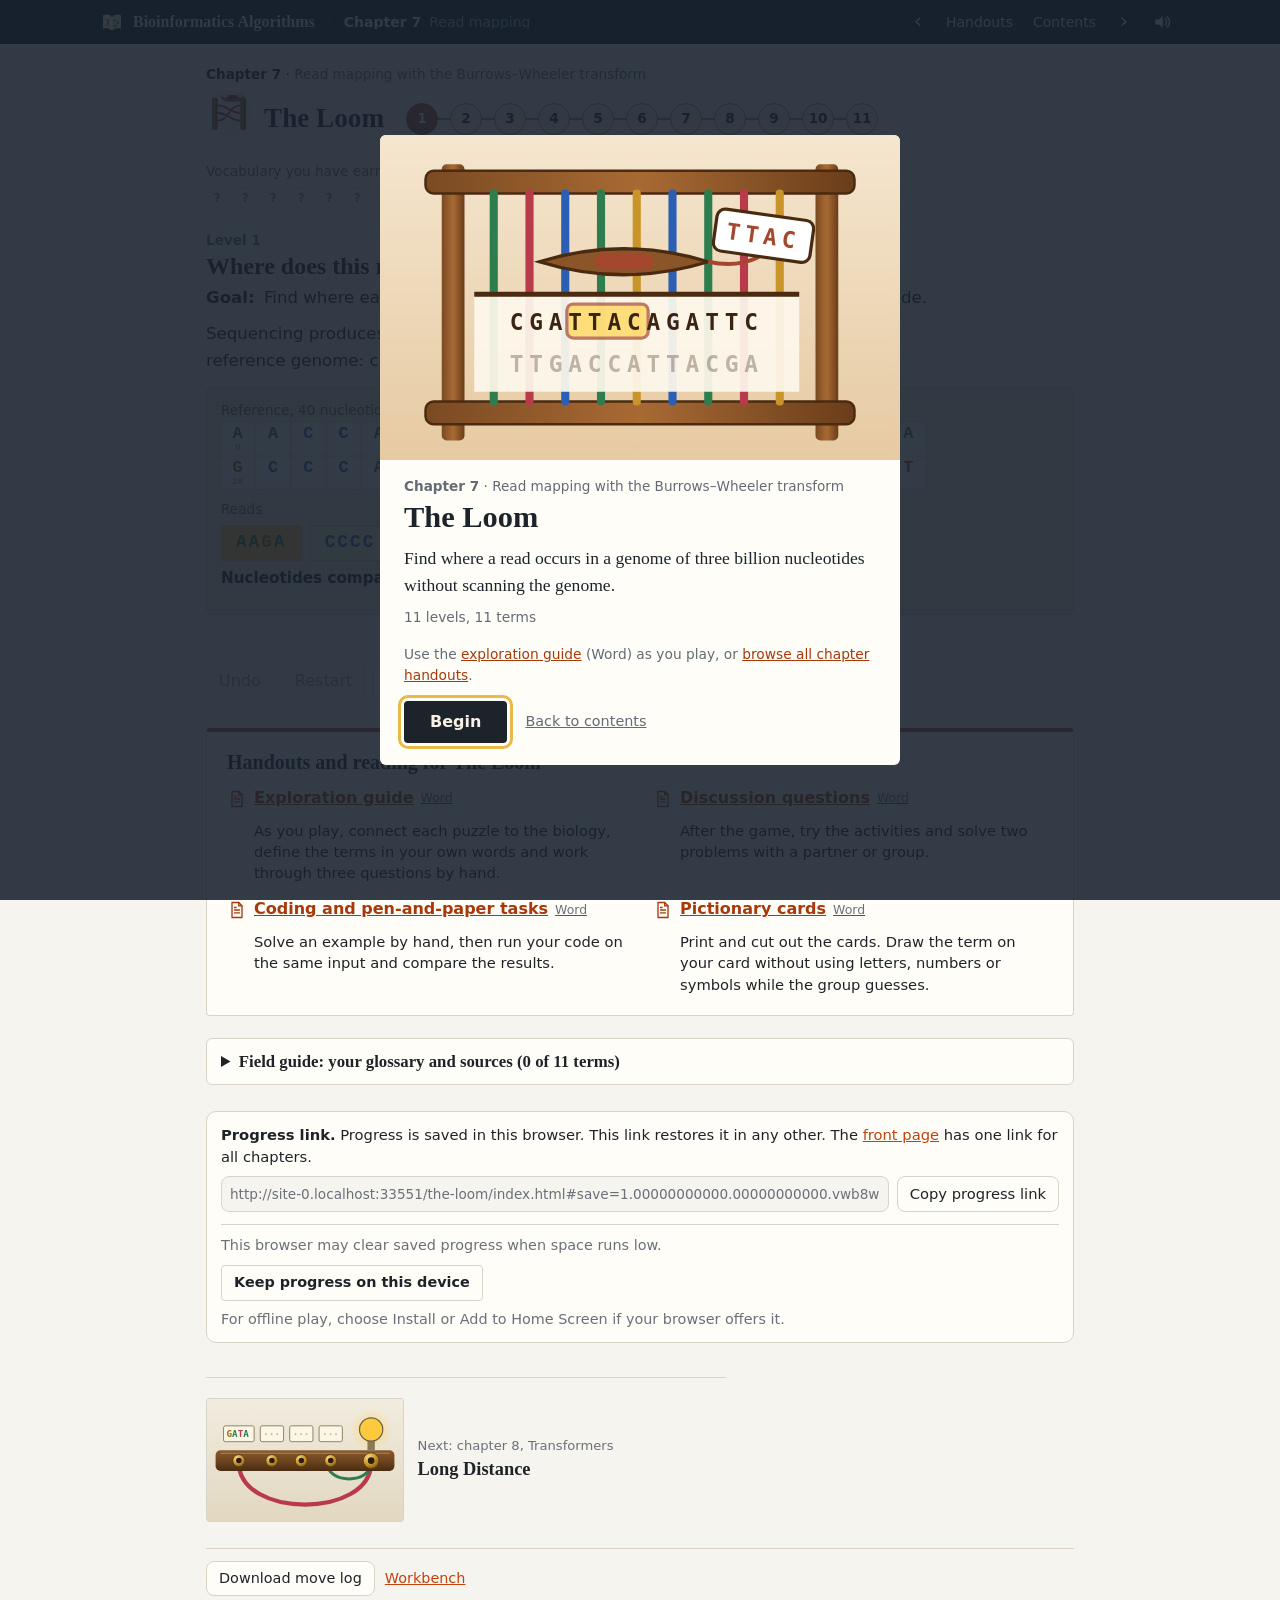
<file: the-loom/index.html>
<!doctype html>
<html lang="en">
<head>
<meta charset="utf-8">
<meta name="viewport" content="width=device-width,initial-scale=1">
<title>The Loom</title>
<style>
:root{
  --bg:#f6f4ee; --panel:#fffdf8; --ink:#1f2328; --muted:#6b7078; --line:#d9d4c7;
  --accent:#c2410c; --accent-ink:#ffffff; --good:#2e7d4f; --warn:#b4541a; --chip:#e3f0f3;
  /* the loom is an illustration: one palette in both themes */
  --wood:#8a5a2b; --wood2:#b07a43; --wood3:#5e3b1a; --cloth:#f3ead6; --warp:#d8ccb0; --paper:#f3e9cf;
}
@media (prefers-color-scheme:dark){
  :root{--bg:#15181c; --panel:#1d2126; --ink:#e8e6e1; --muted:#9aa0a8; --line:#343a42;
    --accent:#ff9b5e; --accent-ink:#2b1200; --good:#6fcf97; --warn:#f0a36b; --chip:#1d3a44;}
}
*{box-sizing:border-box}
body{margin:0;background:var(--bg);color:var(--ink);font:16px/1.5 system-ui,-apple-system,"Segoe UI",sans-serif}
.wrap{max-width:900px;margin:0 auto;padding:20px 16px 40px}
header{display:flex;flex-wrap:wrap;align-items:center;gap:12px 20px;margin-bottom:8px}
h1{font-size:1.35rem;margin:0;display:flex;align-items:center;gap:8px}
h1 svg{width:40px;height:40px}
h1 a{color:inherit;text-decoration:none}
h2{font-size:1.1rem;margin:18px 0 4px}
p{margin:4px 0 12px}
.mono,.strip,.cell,svg text{font-family:ui-monospace,SFMono-Regular,Menlo,Consolas,monospace}
button{font:inherit;color:var(--ink);background:var(--panel);border:1px solid var(--line);border-radius:8px;padding:6px 12px;cursor:pointer}
button:hover:not(:disabled){border-color:var(--accent)}
button:disabled{opacity:.45;cursor:default}
button.primary{background:var(--accent);color:var(--accent-ink);border-color:var(--accent);font-weight:600}
button.advance{display:block;width:fit-content;max-width:100%;min-height:44px;margin-top:14px;padding:10px 18px;text-align:left}
a{color:var(--accent)}
input[type=text],input[type=number],textarea{font:inherit;color:var(--ink);background:var(--panel);border:1px solid var(--line);border-radius:8px;padding:5px 8px}
.pips{display:flex;flex-wrap:wrap;gap:6px}
.pips button{width:32px;height:32px;padding:0;border-radius:50%}
.pips button.on{background:var(--ink);color:var(--bg);border-color:var(--ink)}
.vocabhead{font-size:.75rem;text-transform:uppercase;letter-spacing:.08em;color:var(--muted);margin-top:8px}
.badges{display:flex;flex-wrap:wrap;gap:6px;margin:4px 0;position:relative}
.badge{font-size:.8rem;border:1px dashed var(--line);color:var(--muted);border-radius:999px;padding:2px 10px}
.badge.got{border:1px solid var(--good);color:var(--good);font-weight:600}
.term{cursor:help;position:relative}
span.term:not(.badge){border-bottom:1px dotted currentColor;font-weight:600}
.tip{display:none;position:absolute;left:0;top:calc(100% + 6px);z-index:20;width:min(360px,84vw);padding:9px 11px;border-radius:8px;
  background:var(--ink);color:var(--bg);font:400 .82rem/1.45 system-ui,sans-serif;letter-spacing:0;text-transform:none;text-align:left;box-shadow:0 4px 14px rgba(0,0,0,.25)}
.tip b{display:block;margin-bottom:2px;color:inherit}
.term:hover>.tip,.term:focus>.tip{display:block}
.rule{display:inline-flex;align-items:center;gap:8px;font-size:.9rem;font-weight:600;padding:3px 12px;border-radius:999px;background:var(--chip);margin-bottom:8px}
.stage{border:1px solid var(--line);border-radius:12px;overflow:hidden;background:var(--cloth);color:#1f2328;padding:12px 14px}
.stage .sub{font-size:.75rem;text-transform:uppercase;letter-spacing:.08em;color:#6b6250;margin:10px 0 3px}
.stage .sub:first-child{margin-top:0}
.stage p{font-size:.95rem}
.stage button{background:#fffdf8;color:#1f2328;border-color:#cdbf9a}
.stage button.primary{background:#c2410c;color:#fff;border-color:#c2410c}
.stage input{background:#fffdf8;color:#1f2328;border-color:#cdbf9a}
svg.loom{width:100%;height:auto;display:block;touch-action:none;user-select:none;-webkit-user-select:none}
.status{min-height:1.6em;margin:10px 2px 0;font-weight:500}
.status.warn{color:var(--warn)} .status.good{color:var(--good)}
.controls{display:flex;flex-wrap:wrap;gap:8px;align-items:center;margin-top:12px}
#skip:not([hidden]) + .controls{margin-top:20px;padding-top:14px;border-top:1px solid var(--line)}
/* letters */
.L-A{color:#2e7d4f}.L-C{color:#2b5fb3}.L-G{color:#9a6b00}.L-T{color:#b83a4b}.L-\${color:#6b7078}
.text{display:flex;flex-wrap:wrap;gap:2px 0;font:700 1.05rem/1 ui-monospace,SFMono-Regular,Menlo,monospace}
.cell{display:inline-flex;flex-direction:column;align-items:center;justify-content:center;width:1.45em;min-height:1.9em;padding:2px 0;border:0;border-radius:4px;background:transparent;font:inherit;cursor:pointer}
.cell small{font-size:.55em;font-weight:400;color:#857b66;line-height:1}
.cell.hit{background:#ffe2a8}.cell.bad{background:#ffd3cf;color:#8a1010}.cell.ok{background:#cfeedd}.cell.done{background:#e6dcc0}
.cell.sel{outline:2px solid #c2410c}
button.cell:hover{background:#fff3d6}
.cell.gap{width:.6em;cursor:default}
.rowbreak{flex-basis:100%;height:6px}
.card{font:700 1.1rem/1 ui-monospace,SFMono-Regular,Menlo,monospace;letter-spacing:.12em;padding:8px 14px;background:var(--paper);color:#2a2416;border:1px solid #cdbf9a;border-radius:3px}
.cards{display:flex;flex-wrap:wrap;gap:8px;margin:6px 0}
.card.on{background:#ffc56e}.card.placed{background:#cfeedd}
.meter{font-weight:700;font-variant-numeric:tabular-nums}
/* strips (sortable rows) */
.strips{display:flex;flex-direction:column;gap:6px;margin:6px 0;max-width:520px}
.srow{display:flex;align-items:center;gap:8px}
.strip{flex:1;display:flex;align-items:center;gap:0;min-height:40px;padding:4px 10px 4px 6px;background:var(--paper);border:1px solid #cdbf9a;border-radius:3px;
  font:700 1.15rem/1 ui-monospace,SFMono-Regular,Menlo,monospace;letter-spacing:.18em;cursor:grab;touch-action:none;user-select:none;-webkit-user-select:none;color:#2a2416;text-align:left}
.strip .grip{width:14px;height:22px;margin-right:10px;flex:none;background:radial-gradient(circle,#a8987a 1.3px,transparent 1.5px) 0 0/7px 7px}
.strip.lift{background:#ffe2a8;box-shadow:0 3px 10px rgba(0,0,0,.18)}
.strip.match{background:#cfeedd}
.strip.nope{animation:shake .35s}
.strip.ghost{opacity:.4}
.strip .lastl{margin-left:auto;padding:2px 6px;border-radius:4px;background:#e6dcc0}
@keyframes shake{25%{transform:translateX(-5px)}75%{transform:translateX(5px)}}
.srow input{width:3.6em;text-align:center}
.srow input.ok{border-color:#2e7d4f;background:#cfeedd}
.srow .tag{font-size:.85rem;color:#6b6250;min-width:4.5em}
.word{display:flex;gap:2px;margin:6px 0 2px}
.word .cell{cursor:default}
/* storage bill */
.bill{display:grid;gap:10px;margin:8px 0}
.opt{display:grid;grid-template-columns:1fr auto;gap:4px 10px;align-items:center;padding:8px 10px;background:#fffdf8;border:1px solid #cdbf9a;border-radius:8px}
.opt .cost{font-weight:700;font-variant-numeric:tabular-nums;text-align:right}
.opt .bar{grid-column:1/3;height:12px;border-radius:6px;background:#e6dcc0;overflow:hidden;position:relative}
.opt .bar i{display:block;height:100%;background:#2e7d4f}
.opt .bar i.over{background:#b83a4b}
.opt .bar b{position:absolute;top:-3px;bottom:-3px;width:2px;background:#1f2328}
.shelfnote{font-size:.85rem;color:#6b6250}
input[type=range]{width:100%;accent-color:#c2410c}
.handover{margin:10px 0;padding:12px 14px;border-left:4px solid #c2410c;background:#fffdf8;border-radius:0 8px 8px 0}
.handover p{margin:4px 0 8px}
.mini{border-collapse:collapse;font:700 .95rem/1.2 ui-monospace,SFMono-Regular,Menlo,monospace;margin:6px 0}
.mini td{padding:2px 5px;text-align:center}
.mini th{padding:2px 4px}
.mini th button{font-size:.75rem;padding:2px 6px}
.mini td.colon{background:#ffe2a8}
.runs{display:flex;flex-wrap:wrap;gap:6px 14px;font-size:.92rem;margin:4px 0}
.tscroll{overflow-x:auto}
/* pileup */
.pile{font:700 .95rem/1 ui-monospace,SFMono-Regular,Menlo,monospace;overflow-x:auto}
.pile .prow{display:flex;height:1.6em;align-items:center}
.pile+.pile{margin-top:16px}
.pile .pc{width:1.25em;flex:none;text-align:center}
.pile .pc.diff{background:#ffd3cf;color:#8a1010;border-radius:3px}
.pile button.pc{padding:0;border:0;background:transparent;font:inherit;height:1.5em;border-radius:3px}
.pile button.pc:hover{background:#ffe2a8}
.pile .colhit{background:#ffe2a8}
/* reveals, sources, field guide */
.reveal{border:1px solid var(--good);border-radius:12px;padding:14px 16px;margin-top:14px;background:var(--panel)}
.reveal h3{margin:0 0 8px;font-size:1.05rem}
.called{margin:10px 0 4px;padding-left:12px;border-left:3px solid var(--good)}
.called p{margin:0;position:relative}
.called b{color:var(--good)}
.src{margin:4px 0 10px 15px;padding:8px 12px;border-radius:8px;background:var(--chip);font-size:.9rem}
.src .tag{display:block;font-size:.7rem;text-transform:uppercase;letter-spacing:.08em;color:var(--muted)}
.src a{font-weight:600}
.wild{margin:12px 0 10px;padding:10px 14px;border-radius:8px;border:1px dashed var(--line)}
.guide{margin-top:22px;border:1px solid var(--line);border-radius:12px;padding:10px 14px;background:var(--panel)}
.guide summary{cursor:pointer;font-weight:600}
.gentry{padding:8px 0;border-top:1px solid var(--line)}
.gentry h4{margin:0;font-size:1rem}
.gentry p{margin:2px 0;font-size:.92rem}
.gmeta{color:var(--muted);font-size:.9rem}
footer{margin-top:26px;padding-top:12px;border-top:1px solid var(--line);display:flex;flex-wrap:wrap;gap:10px;align-items:center;font-size:.9rem;color:var(--muted)}
footer input{font:inherit;width:9em;padding:5px 8px;border:1px solid var(--line);border-radius:8px;background:var(--panel);color:var(--ink)}
/* workbench */
.bench textarea{width:100%;min-height:4em;font-family:ui-monospace,Menlo,monospace}
.bench table{border-collapse:collapse;font-family:ui-monospace,Menlo,monospace}
.bench td,.bench th{border:1px solid var(--line);padding:2px 6px;text-align:center}
.bench .c1{background:#ffe2a8;color:#1f2328}.bench .c2{background:#d7eaff;color:#1f2328}.bench .cL{background:#cfeedd;color:#1f2328}
.thread.glow{stroke-width:6}.thread.dim{opacity:.28}.thread.bad{stroke:#b83a4b!important;stroke-width:6}
.thread.new{stroke-dasharray:700;stroke-dashoffset:0;animation:draw .6s ease-out}
@keyframes draw{from{stroke-dashoffset:700}to{stroke-dashoffset:0}}
svg.loom g[data-drag]:focus-visible circle,svg.loom g[data-drop]:focus-visible circle,svg.loom g[data-act]:focus-visible circle{stroke:#c2410c;stroke-width:3}
svg.loom g[data-drag]:hover circle,svg.loom g[data-act]:hover circle,svg.loom g[data-drop]:hover circle{stroke:#c2410c}
.tally{display:grid;grid-template-columns:repeat(auto-fit,minmax(230px,1fr));gap:4px 24px}
.trow{display:flex;align-items:center;gap:8px;height:30px;padding-left:4px;border-radius:6px}
.trow.band{background:#ffe2a8}
.trow .rn{width:2em;text-align:right;color:#857b66;font-size:.8rem;font-family:ui-monospace,Menlo,monospace}
.trow .cell{min-height:1.6em}
.fing{font-size:.8rem;color:#6b6250}
button.board{display:block;width:100%;margin:6px 0 2px;padding:4px 8px;font:600 .82rem/1.3 ui-monospace,Menlo,monospace;background:#3b4a3f!important;color:#f3ead6!important;border:3px solid #8a5a2b!important;border-radius:4px;text-align:left}
button.board span{filter:brightness(1.9)}
button.board.on{outline:3px solid #c2410c}
input.ok{border-color:#2e7d4f!important;background:#cfeedd!important}
.text.grid{display:grid;grid-template-columns:repeat(var(--per),minmax(0,1fr));gap:2px;max-width:calc(var(--per)*2.2rem)}
.text.grid .cell{width:auto}
@media (max-width:600px){.text.grid{grid-template-columns:repeat(var(--pp),minmax(0,1fr))}}
[hidden]{display:none!important}
@media (prefers-reduced-motion:reduce){*{animation:none!important;transition:none!important}}
@media print{
  body{background:#fff;color:#000}
  .wrap>*:not(#guide){display:none!important}
  .guide{border:0;padding:0;margin:0}
  .guide summary,#printGuide{display:none}
}

.pips button.fin{position:relative;border-color:var(--good);box-shadow:inset 0 0 0 1px var(--good)}
.pips button.fin::after{content:'✓';position:absolute;top:-5px;right:-5px;width:14px;height:14px;border-radius:50%;background:var(--good);color:var(--bg);font-size:10px;line-height:14px;font-weight:700;text-align:center}
.linknote{display:flex;flex-wrap:wrap;gap:8px 12px;align-items:center;margin:10px 0 0;padding:8px 12px;border:1px solid var(--good);border-radius:8px;background:var(--panel);font-size:.92rem}
.savebar{margin-top:26px;padding:12px 14px;border:1px solid var(--line);border-radius:10px;background:var(--panel);font-size:.92rem}
.savebar p{margin:0 0 8px}
.savebar .saverow{display:flex;flex-wrap:wrap;gap:8px}
.savebar input{flex:1 1 16em;min-width:0;font:inherit;font-size:.85rem;padding:6px 8px;border:1px solid var(--line);border-radius:8px;background:var(--bg);color:var(--muted)}
.savebar .savenote{margin:8px 0 0;color:var(--muted)}
.savebar .savenote:empty{display:none}
.linknote[hidden]{display:none}
@media print{.savebar,.linknote{display:none}}
.goal{margin:4px 0 8px;padding:6px 10px;border-left:4px solid var(--accent);max-width:70ch}
.goal b{margin-right:4px}
.goal:empty{display:none}
</style>
<link rel="icon" href="../book/favicon.svg" type="image/svg+xml">
<link rel="stylesheet" href="../book/book.css">
<link rel="manifest" href="../manifest.webmanifest">
<meta name="theme-color" content="#1d2a3a">
<link rel="apple-touch-icon" href="../book/icon-180.png">
</head>
<body>
<svg width="0" height="0" style="position:absolute" aria-hidden="true">
  <defs>
    <!-- ===== ARTWORK: edit these shapes to restyle the game ===== -->
    <linearGradient id="gWood" x1="0" x2="1"><stop offset="0" stop-color="#6e4520"/><stop offset=".35" stop-color="#b07a43"/><stop offset=".7" stop-color="#8a5a2b"/><stop offset="1" stop-color="#5e3b1a"/></linearGradient>
    <linearGradient id="gWoodH" x1="0" y1="0" x2="0" y2="1"><stop offset="0" stop-color="#b07a43"/><stop offset=".6" stop-color="#8a5a2b"/><stop offset="1" stop-color="#5e3b1a"/></linearGradient>
    <pattern id="pCloth" width="8" height="8" patternUnits="userSpaceOnUse"><rect width="8" height="8" fill="#f3ead6"/><path d="M0,4H8M4,0V8" stroke="#e7dcc2" stroke-width="1"/></pattern>
    <g id="a-shuttle">
      <!-- the weaver's shuttle (side view) carrying a bobbin of thread -->
      <path d="M-28,-3Q-24,9 -12,9H14Q26,9 30,-3Q24,1 14,1H-12Q-22,1 -28,-3Z" fill="#a86a34" stroke="#4a2a10" stroke-width="1.200" stroke-linejoin="round"/>
      <path d="M-20,5H22" stroke="#d9a26a" stroke-width="1.200" stroke-linecap="round" opacity=".8"/>
      <rect x="-12" y="-7" width="3" height="9" rx="1" fill="#6a3d1a"/><rect x="11" y="-7" width="3" height="9" rx="1" fill="#6a3d1a"/>
      <rect x="-9" y="-6" width="20" height="7" rx="2" fill="#b83a4b" stroke="#6a1f2a" stroke-width=".8"/>
      <path d="M-5,-6V1M-1,-6V1M3,-6V1M7,-6V1" stroke="#6a1f2a" stroke-width=".8" opacity=".7"/>
      <path d="M11,-3Q22,-6 26,-14" fill="none" stroke="#b83a4b" stroke-width="1.300" stroke-linecap="round"/>
    </g>
    <g id="a-finger"><path d="M0,-9 C-14,-9 -22,-6 -26,-3 L-30,-3 L-30,3 L-26,3 C-22,6 -14,9 0,9 C4,9 6,6 6,0 C6,-6 4,-9 0,-9 Z" fill="#f0c9a6" stroke="#8a5a3a" stroke-width="1.2"/><path d="M-4,-6 Q0,0 -4,6" fill="none" stroke="#8a5a3a" stroke-width="1"/></g>
  </defs>
</svg>
<div class="wrap">
  <header>
    <h1><a href="../" title="All games" aria-label="All games"><svg viewBox="-30 -30 60 60" aria-hidden="true"><circle r="30" fill="#f3ead6"/><rect x="-22" y="-20" width="7" height="42" rx="2" fill="url(#gWood)"/><rect x="15" y="-20" width="7" height="42" rx="2" fill="url(#gWood)"/><path d="M-15,-10 C0,-10 0,0 15,0 M-15,0 C0,0 0,10 15,10 M-15,10 C0,10 0,-10 15,-10" fill="none" stroke="#b83a4b" stroke-width="2.4"/><use href="#a-shuttle" transform="translate(4,-20) scale(.5)"/></svg></a>The Loom</h1>
    <div class="pips" id="pips" aria-label="Levels"></div>
  </header>
  <p class="linknote" id="linkNote" role="status" hidden><span id="linkNoteText"></span> <button id="copyLinkTop" hidden>Copy progress link</button></p>
  <div class="vocabhead">Vocabulary you have earned <span style="text-transform:none;letter-spacing:0">(hover for the definition)</span></div>
  <div class="badges" id="badges"></div>

  <h2 id="title"></h2>
  <p id="goal" class="goal"></p>
  <p id="brief"></p>
  <div class="rule" id="rule"></div>

  <div class="stage" id="stage"></div>

  <div class="status" id="status" role="status"></div>

  <button id="skip" class="primary advance" hidden></button>

  <div class="controls">
    <button id="undo">Undo</button>
    <button id="restart">Restart</button>
    <button id="fresh">New puzzle</button>
  </div>

  <div id="panel"></div>

  <details class="guide" id="guide">
    <summary>Field guide: your glossary and sources (<span id="gcount"></span>)</summary>
    <div id="guideBody"></div>
  </details>

  <div class="savebar" id="savebar">
    <p><b>Progress link.</b> Progress is saved in this browser. This link restores it in any other. The <a href="../#keep">front page</a> has one link for all chapters.</p>
    <div class="saverow"><input id="saveLink" readonly aria-label="Your progress link"><button id="copyLink">Copy progress link</button></div>
    <p class="savenote" id="saveNote" role="status"></p>
    <div data-bk-app></div>
  </div>
  <footer>
    <button id="dl">Download move log</button>
    <a href="?bench=1">Workbench</a>
  </footer>
</div>

<script id="engine">
/* Pure puzzle logic: no DOM. Positions are 0-based. '$' sorts before every letter. */
function hashStr(s){let h=2166136261>>>0;for(let i=0;i<s.length;i++){h^=s.charCodeAt(i);h=Math.imul(h,16777619);}return h>>>0;}
function rng(seed){let a=seed>>>0;return function(){a|=0;a=a+0x6D2B79F5|0;let t=Math.imul(a^a>>>15,1|a);t=t+Math.imul(t^t>>>7,61|t)^t;return((t^t>>>14)>>>0)/4294967296;};}
function shuffled(n,rand){const a=[...Array(n).keys()];for(let i=n-1;i>0;i--){const j=Math.floor(rand()*(i+1));[a[i],a[j]]=[a[j],a[i]];}return a;}
const pick=(arr,rand)=>arr[Math.floor(rand()*arr.length)];
const dna=(n,rand)=>Array.from({length:n},()=>'ACGT'[Math.floor(rand()*4)]).join('');
/* A generator that runs out of tries builds the puzzle for a key from its pool instead. TRIES.limit is for tests only. */
const TRIES={limit:null,strict:false},maxTries=n=>TRIES.limit===null?n:TRIES.limit;
function fallback(name,key,pool,make){
  if(TRIES.strict)throw new Error(name+' ran out of tries for '+key);
  TRIES.fell=(TRIES.fell||0)+1;
  const t=TRIES.limit;TRIES.strict=true;TRIES.limit=null;
  try{return make(pool[hashStr(key)%pool.length]);}finally{TRIES.strict=false;TRIES.limit=t;}
}
const F4=['fallback-0','fallback-1','fallback-2','fallback-3'],POOLS={makeL1:F4,makeL8:F4,makeL9:F4,makeL10:F4,makeL11:F4};

/* The curated word list (property 1): 6- and 7-letter words with one letter at least three times. */
const WORDS7=['possess','baggage','cantata','referee','alfalfa','entente','bananas','tsetses'];
const WORDS6=['banana','papaya','pepper','mammal','assess','teeter','tattoo','cocoon','voodoo','ananas','rococo'];
const WORDS3=['banana','ananas','rococo','alfalfa','entente','bananas','tsetses'];   /* these have a 3-letter piece that repeats */
const WORDS=[...new Set([...WORDS7,...WORDS6,...WORDS3])];

function occurrences(text,p){const o=[];if(!p)return o;for(let i=0;i+p.length<=text.length;i++)if(text.startsWith(p,i))o.push(i);return o;}
function kmerCounts(s,k){const m={};for(let i=0;i+k<=s.length;i++){const p=s.slice(i,i+k);m[p]=(m[p]||0)+1;}return m;}
function runs(s){let r=0;for(let i=0;i<s.length;i++)if(!i||s[i]!==s[i-1])r++;return r;}

/* BA9G */
function suffixArray(t){return [...Array(t.length).keys()].sort((a,b)=>{const x=t.slice(a),y=t.slice(b);return x<y?-1:x>y?1:0;});}
function endings(t){return suffixArray(t).map(i=>({start:i,text:t.slice(i)}));}
/* rotations, unsorted, in the order the ring is cut: the i-th starts at position i */
function rotations(t){return [...t].map((_,i)=>t.slice(i)+t.slice(0,i));}
/* the sorted table: rows of {rot,start}. With a single '$' at the end this is the suffix order. */
function sortedRotations(t){return [...Array(t.length).keys()].map(i=>({rot:t.slice(i)+t.slice(0,i),start:i})).sort((a,b)=>a.rot<b.rot?-1:a.rot>b.rot?1:0);}
/* BA9I */
function bwt(t){return sortedRotations(t).map(r=>r.rot[r.rot.length-1]).join('');}
function firstColumn(L){return [...L].sort().join('');}
/* BA9K: row in the first column of the letter at row i of the last column (k-th occurrence to k-th occurrence) */
function lastToFirst(L){
  const order=[...L].map((c,i)=>[c,i]).sort((a,b)=>a[0]<b[0]?-1:a[0]>b[0]?1:a[1]-b[1]);
  const lf=Array(L.length);order.forEach((x,row)=>lf[x[1]]=row);return lf;
}
/* rank of each letter within its own column: a letter's subscript when the column is read top down */
function ranks(col){const seen={};return [...col].map(c=>(seen[c]=(seen[c]||0)+1));}
/* BA9J. Also returns the rows visited, starting from the row that begins with '$'. */
function unweave(L){
  const lf=lastToFirst(L),rows=[0];let out='',row=0;
  for(let k=0;k<L.length-1;k++){out=L[row]+out;row=lf[row];rows.push(row);}
  return {text:out+'$',rows};
}
function inverseBwt(L){return unweave(L).text;}
/* BA9L: the band after each step. A step keeps the band rows whose last letter is the symbol and follows their threads. */
function bandSteps(L,pattern){
  const lf=lastToFirst(L);let top=0,bottom=L.length-1;const steps=[];
  for(let j=pattern.length-1;j>=0;j--){
    const sym=pattern[j],kept=[];
    for(let r=top;r<=bottom;r++)if(L[r]===sym)kept.push(r);
    if(!kept.length){steps.push({sym,from:[top,bottom],kept,band:null});return {count:0,steps,band:null};}
    const nb=[lf[kept[0]],lf[kept[kept.length-1]]];
    steps.push({sym,from:[top,bottom],kept,land:kept.map(r=>lf[r]),band:nb});
    [top,bottom]=nb;
  }
  return {count:bottom-top+1,steps,band:[top,bottom]};
}
function bwMatching(L,patterns){return patterns.map(p=>bandSteps(L,p).count);}
/* BA9M */
function firstOccurrence(L){const F=firstColumn(L),o={};[...F].forEach((c,i)=>{if(!(c in o))o[c]=i;});return o;}
function countAbove(L,sym,i){let n=0;for(let r=0;r<i;r++)if(L[r]===sym)n++;return n;}
function betterBWMatching(L,pattern){
  const fo=firstOccurrence(L);let top=0,bottom=L.length-1;
  for(let j=pattern.length-1;j>=0;j--){
    const s=pattern[j];
    if(!(s in fo)||countAbove(L,s,bottom+1)-countAbove(L,s,top)===0)return 0;
    top=fo[s]+countAbove(L,s,top);bottom=fo[s]+countAbove(L,s,bottom+1)-1;
  }
  return bottom-top+1;
}
/* checkpoint arrays: at every row divisible by C, how many of each letter lie above it in the last column */
function checkpoints(L,C){const alpha=[...new Set(L)].sort(),out={};
  for(let i=0;i<=L.length;i+=C){const o={};alpha.forEach(a=>o[a]=countAbove(L,a,i));out[i]=o;}return out;}
/* BA9Q: rows whose ending starts at a multiple of K, as [row, position] */
function partialSuffixArray(t,K){return suffixArray(t).map((p,row)=>[row,p]).filter(x=>x[1]%K===0);}
/* From a row, follow threads until a labelled row; position = label + steps. */
function walkToLabel(L,row,labels){
  const lf=lastToFirst(L),path=[row];let steps=0;
  while(!(row in labels)){row=lf[row];steps++;path.push(row);}
  return {steps,label:labels[row],pos:labels[row]+steps,path};
}
function labelMap(t,K){const m={};partialSuffixArray(t,K).forEach(([r,p])=>m[r]=p);return m;}
/* BA9N, done the Loom's way: backward search for the band, then walk to a labelled row. */
function locateAll(t,L,pattern,K){
  const labels=labelMap(t,K),res=bandSteps(L,pattern);if(!res.band)return [];
  const out=[];for(let r=res.band[0];r<=res.band[1];r++)out.push(walkToLabel(L,r,labels).pos);
  return out.sort((a,b)=>a-b);
}
function multiplePatternMatching(text,patterns,K){
  const t=text.endsWith('$')?text:text+'$',L=bwt(t);
  return patterns.flatMap(p=>locateAll(t,L,p,K||4)).sort((a,b)=>a-b);
}
function mismatches(a,b){let d=0;for(let i=0;i<a.length;i++)if(a[i]!==b[i])d++;return d;}
/* BA9O by seeds: cut the pattern into d+1 pieces; a match with at most d mismatches keeps one piece intact. */
function seedPieces(p,d){const n=d+1,k=Math.floor(p.length/n),out=[];
  for(let i=0;i<n;i++){const a=i*k,b=i===n-1?p.length:a+k;out.push({off:a,piece:p.slice(a,b)});}return out;}
function approxOccurrences(text,p,d){
  const t=text.endsWith('$')?text:text+'$',L=bwt(t),plainText=t.slice(0,-1),hits=new Set();
  seedPieces(p,d).forEach(s=>locateAll(t,L,s.piece,4).forEach(pos=>{
    const start=pos-s.off;
    if(start>=0&&start+p.length<=plainText.length&&mismatches(plainText.slice(start,start+p.length),p)<=d)hits.add(start);
  }));
  return [...hits].sort((a,b)=>a-b);
}
function approximateMatching(text,patterns,d){return patterns.flatMap(p=>approxOccurrences(text,p,d)).sort((a,b)=>a-b);}
function approxBrute(text,p,d){const o=[];for(let i=0;i+p.length<=text.length;i++)if(mismatches(text.slice(i,i+p.length),p)<=d)o.push(i);return o;}
/* the plain scan of level 1: slide the read along, compare letters until one differs */
function naiveScan(text,read){
  let comps=0;const pos=[];
  for(let i=0;i+read.length<=text.length;i++){let j=0;for(;j<read.length;j++){comps++;if(text[i+j]!==read[j])break;}if(j===read.length)pos.push(i);}
  return {pos,comps};
}
/* comparisons for one try at one start: letters compared until the first difference */
function tryAt(text,read,i){let j=0;for(;j<read.length;j++)if(text[i+j]!==read[j])return {comps:j+1,match:false,miss:j};return {comps:read.length,match:true,miss:-1};}

/* ---------- puzzle generators: every puzzle is a function of (code, level, variant) ---------- */
function keyOf(code,id,variant){return code+'|'+id+'|'+(variant||0);}
function uniqueReads(text,len,count,rand,gap){gap=gap||len;
  const ok=[];for(let i=0;i+len<=text.length;i++){const r=text.slice(i,i+len);if(occurrences(text,r).length===1)ok.push(i);}
  const order=shuffled(ok.length,rand),out=[];
  for(const j of order){const p=ok[j];if(out.every(o=>Math.abs(o.pos-p)>=gap&&o.read!==text.slice(p,p+len)))out.push({read:text.slice(p,p+len),pos:p});if(out.length===count)break;}
  return out.length===count?out:null;
}
function makeL1(key){
  const rand=rng(hashStr(key));
  for(let t=0;t<maxTries(5000);t++){
    const a=dna(40,rand),ra=uniqueReads(a,4,3,rand);if(!ra)continue;
    const b=dna(200,rand),rb=uniqueReads(b,6,10,rand);if(!rb)continue;
    return {short:{text:a,reads:ra},long:{text:b,reads:rb}};
  }
  return fallback('makeL1',key,POOLS.makeL1,makeL1);
}
function wordWithPattern(list,k,rand){
  const w=pick(list,rand),c=kmerCounts(w,k),cands=Object.keys(c).filter(p=>c[p]>=2&&c[p]<=4).sort();
  return {word:w,pattern:cands.length?pick(cands,rand):null};
}
function makeWordLevel(code,id,variant){
  const rand=rng(hashStr(keyOf(code,id,variant)));
  if(id===2){const x=wordWithPattern(WORDS7,2,rand);return {word:x.word,pattern:x.pattern,rows:endings(x.word)};}
  if(id===7){
    const x=wordWithPattern(WORDS3,3,rand),t=x.word+'$',L=bwt(t);
    // two more patterns run automatically after the hand-made one: one that is there, one that is not
    const subs=[...new Set(Object.keys(kmerCounts(x.word,2)).concat(Object.keys(kmerCounts(x.word,3))))].filter(p=>p!==x.pattern).sort();
    const present=pick(subs,rand),letters=[...new Set(x.word)].sort();
    let absent=null;for(const a of letters)for(const b of letters)for(const c of letters){const p=a+b+c;if(!absent&&!x.word.includes(p))absent=p;}
    return {word:x.word,text:t,L,F:firstColumn(L),pattern:x.pattern,more:[present,absent]};
  }
  // levels 4, 5, 6: 6-letter words. Level 6 never repeats the word of level 4 or 5, so the word must be unwoven.
  const avoid=id===6?[makeWordLevel(code,4,variant).word,makeWordLevel(code,5,variant).word]:[];
  let w=pick(WORDS6,rand);while(avoid.includes(w))w=pick(WORDS6,rand);
  const t=w+'$',L=bwt(t);
  return {word:w,text:t,L,F:firstColumn(L),rows:sortedRotations(t),ring:rotations(t)};
}
function makeL8(key){
  const rand=rng(hashStr(key)),K=4;
  for(let tr=0;tr<maxTries(20000);tr++){
    const body=dna(15,rand),t=body+'$',L=bwt(t),labels=labelMap(t,K);
    const c3=kmerCounts(body,3),twice=Object.keys(c3).filter(p=>c3[p]===2).sort();if(!twice.length)continue;
    const first=pick(twice,rand);
    const reads=uniqueReads(body,4,4,rand,2);if(!reads)continue;
    const walks=[first,...reads.map(r=>r.read)].map(p=>{const b=bandSteps(L,p).band,o=[];for(let r=b[0];r<=b[1];r++)o.push(walkToLabel(L,r,labels));return o;});
    const all=walks.flat();
    if(all.some(w=>w.steps>3))continue;
    if(all.filter(w=>w.steps>=2).length<2||all.every(w=>w.steps!==3))continue;
    return {text:t,body,L,F:firstColumn(L),K,labels,first,reads,walks,sa:suffixArray(t)};
  }
  return fallback('makeL8',key,POOLS.makeL8,makeL8);
}
function makeL9(key){
  const rand=rng(hashStr(key)),C=4;
  for(let tr=0;tr<maxTries(20000);tr++){
    const body=dna(31,rand),t=body+'$',L=bwt(t),fo=firstOccurrence(L);
    const y=pick('ACGT',rand),s=pick('ACGT',rand);
    if(!(y in fo))continue;
    const F=firstColumn(L),top=fo[y],bottom=F.lastIndexOf(y);
    if(top%C===0||(bottom+1)%C===0||top%C===1||(bottom+1)%C===1)continue;   // at least two letters to count past a board
    const above=countAbove(L,s,top),upto=countAbove(L,s,bottom+1);
    if(above<3||upto-above<2)continue;
    const nt=fo[s]+above,nb=fo[s]+upto-1;
    return {text:t,body,L,F,C,boards:checkpoints(L,C),fo,pattern:s+y,first:y,sym:s,top,bottom,above,upto,band:[nt,nb]};
  }
  return fallback('makeL9',key,POOLS.makeL9,makeL9);
}
function makeL10(key){
  const rand=rng(hashStr(key)),n=24,m=8,h=m/2;
  for(let tr=0;tr<maxTries(50000);tr++){
    const arr=[...dna(n,rand)],p=Math.floor(rand()*(n-m+1)),j=Math.floor(rand()*m);
    const read=[...arr.slice(p,p+m)];read[j]=pick('ACGT'.replace(read[j],''),rand);
    // plant a decoy: a copy of one half somewhere the whole read does not fit
    const dh=Math.floor(rand()*2),half=read.slice(dh*h,dh*h+h),q=Math.floor(rand()*(n-m+1));
    if(Math.abs(q-p)<m)continue;
    for(let i=0;i<h;i++)arr[q+dh*h+i]=half[i];
    const text=arr.join(''),r=read.join('');
    if(occurrences(text,r).length)continue;
    const one=approxBrute(text,r,1);if(one.length!==1)continue;
    const at=one[0],miss=[...r].findIndex((c,i)=>text[at+i]!==c);
    const halves=[0,1].map(i=>({off:i*h,piece:r.slice(i*h,i*h+h)}));
    const hits=[];halves.forEach((s,i)=>occurrences(text,s.piece).forEach(pos=>hits.push({half:i,pos,start:pos-s.off})));
    if(hits.some(x=>x.start<0||x.start+m>n))continue;
    if(hits.length<2||hits.length>4)continue;
    if(!hits.some(x=>x.start!==at))continue;
    if(new Set(hits.map(x=>x.start)).size!==hits.length)continue;
    return {text,read:r,at,miss,halves,hits:hits.sort((a,b)=>a.pos-b.pos)};
  }
  return fallback('makeL10',key,POOLS.makeL10,makeL10);
}
function makeL11(key){
  const rand=rng(hashStr(key)),n=32,m=10;
  for(let tr=0;tr<maxTries(50000);tr++){
    const ref=dna(n,rand),v=10+Math.floor(rand()*12),alt=pick('ACGT'.replace(ref[v],''),rand);
    const patient=ref.slice(0,v)+alt+ref.slice(v+1);
    const starts=[0,3,6,9,12,15,18,22].map(s=>Math.min(n-m,s+Math.floor(rand()*3)));
    const reads=starts.map(s=>({start:s,read:patient.slice(s,s+m)}));
    const cover=reads.filter(r=>r.start<=v&&v<r.start+m);if(cover.length<4)continue;
    const others=reads.map((r,i)=>i).filter(i=>!(reads[i].start<=v&&v<reads[i].start+m));if(!others.length)continue;
    const ei=pick(others,rand),er=reads[ei],ej=Math.floor(rand()*m),e=er.start+ej;
    if(reads.filter(r=>r.start<=e&&e<r.start+m).length<3)continue;
    er.read=er.read.slice(0,ej)+pick('ACGT'.replace(er.read[ej],''),rand)+er.read.slice(ej+1);er.err=e;
    if(!reads.every(r=>{const o=approxOccurrences(ref,r.read,1);return o.length===1&&o[0]===r.start;}))continue;
    return {ref,v,alt,patient,reads,err:e};
  }
  return fallback('makeL11',key,POOLS.makeL11,makeL11);
}
/* level 10: exact hits of the two pieces of a read cut after `cut` nucleotides, one per possible start of the whole read */
function seedHits(text,read,cut){
  const m=read.length,out=[],seen=new Set();
  [[0,read.slice(0,cut)],[cut,read.slice(cut)]].forEach(([off,piece],i)=>occurrences(text,piece).forEach(pos=>{
    const start=pos-off;if(start<0||start+m>text.length||seen.has(start))return;seen.add(start);out.push({half:i,pos,start});}));
  return out.sort((a,b)=>a.start-b.start);
}
/* an illustrative text for level 3's run meter */
const RUNTEXT='TAGATAGATAGACAT$';
function makeLevel(code,id,variant){
  const key=keyOf(code,id,variant);
  if(id===1)return makeL1(key);
  if(id>=2&&id<=7&&id!==3)return makeWordLevel(code,id,variant);
  if(id===3)return {rows:sortedRotations(RUNTEXT),text:RUNTEXT,L:bwt(RUNTEXT)};
  if(id===8)return makeL8(key);
  if(id===9)return makeL9(key);
  if(id===10)return makeL10(key);
  if(id===11)return makeL11(key);
  return {};
}
/* the workbench */
function benchReport(text,patterns){
  const t=text.endsWith('$')?text:text+'$',rows=sortedRotations(t),L=bwt(t);
  return {text:t,rows:rows.map(r=>r.rot),F:firstColumn(L),second:rows.map(r=>r.rot[1]).join(''),L,sa:suffixArray(t),
    patterns:patterns.map(p=>({pattern:p,steps:bandSteps(L,p).steps,count:bandSteps(L,p).count,positions:locateAll(t,L,p,4)}))};
}
if(typeof module!=='undefined')module.exports={hashStr,rng,shuffled,WORDS,WORDS6,WORDS7,WORDS3,occurrences,kmerCounts,runs,suffixArray,endings,rotations,sortedRotations,
  bwt,firstColumn,lastToFirst,ranks,unweave,inverseBwt,bandSteps,bwMatching,firstOccurrence,countAbove,betterBWMatching,checkpoints,partialSuffixArray,
  walkToLabel,labelMap,locateAll,multiplePatternMatching,mismatches,seedPieces,approxOccurrences,approximateMatching,approxBrute,naiveScan,tryAt,
  keyOf,makeLevel,makeL1,makeWordLevel,makeL8,makeL9,makeL10,makeL11,RUNTEXT,benchReport,TRIES,POOLS,seedHits};
</script>
<script id="ui">
(function(){
const KEY='theloom:v1';
const $=s=>document.querySelector(s);
const esc=s=>String(s).replace(/[&<>"']/g,c=>({'&':'&amp;','<':'&lt;','>':'&gt;','"':'&quot;',"'":'&#39;'}[c]));
const plural=(n,w)=>n+' '+w+(n===1?'':/(ch|sh|s|x)$/.test(w)?'es':'s');
const numWord=n=>['zero','one','two','three','four','five','six','seven','eight','nine','ten','eleven','twelve'][n]||String(n);
const cap=s=>s[0].toUpperCase()+s.slice(1);
const fmt=n=>n>=1e15?sci(n):Math.round(n).toLocaleString('en-US');
const reduced=()=>{try{return matchMedia('(prefers-reduced-motion: reduce)').matches;}catch(e){return true;}};

const LEVELS=[
  {id:1,goal:'Find where each read starts in the reference genome, and click that nucleotide.',title:'Where does this read come from?',rule:'Click where each read starts',
   brief:'Sequencing produces short reads from a patient’s DNA. Locate each read in the reference genome: click the nucleotide where it starts.'},
  {id:2,goal:'Sort the suffixes, type where each one starts, then find every suffix that begins with the pattern.',title:'A sorted list',rule:'Sort the strips into alphabetical order',
   brief:'A text can be indexed before it is searched. Take every suffix of the string, from each position to the end, and sort the suffixes into alphabetical order.'},
  {id:3,goal:'Find a way to store the index that still fits on the shelf for a three-billion-nucleotide genome. Put each option on the shelf and slide the length up.',title:'The bill',rule:'The shelf holds 1 GB',
   brief:'A sorted list of suffixes finds a pattern without scanning the text. Work out what that list costs for a genome of three billion nucleotides.'},
  {id:4,goal:'Sort the strips, then type their last letters from top to bottom.',title:'Make the last column',rule:'Sort the strips · read down the right edge',
   brief:'Write the word on a ring, with the $ after its last letter. Cut the ring before each letter in turn and you get one strip per letter. Sort the strips, then read their last letters from top to bottom.'},
  {id:5,goal:'Tie every letter on the right beam to the same letter on the left beam.',title:'Is it enough?',rule:'Tie each right-beam letter to the same letter on the left',
   brief:null},   /* written by LV[5].brief, which names the word’s own repeated letter */
  {id:6,goal:'Rebuild the loom from the right beam alone and read off the word.',title:'Unweave',rule:'Threads of the same letter never cross',
   brief:'Only the right beam survives. Rebuild everything else from it, and read off the word.'},
  {id:7,goal:'Count how many times the pattern occurs, using only the two beams. Move the two fingers one letter at a time, from the pattern’s last letter to its first.',title:'Two fingers',rule:'Read the pattern from its last letter',
   brief:'Two fingers mark a band of rows, starting with the whole loom. For each letter of the pattern, from last to first, select the band’s right-beam rows with that letter, then put the fingers on the highest and lowest rows their threads reach.'},
  {id:8,goal:'Find where each of five patterns starts in the word. Follow threads until you reach a row with a tag, then add the steps.',title:'Where, exactly?',rule:'Follow threads to a tag · add the steps',
   brief:'The two fingers count the matches but do not say where they are. A tag on every row giving the start of its strip would cost as much as the full list in level 3, so only the rows whose strips start at 0, 4, 8 and 12 carry a tag.'},
  {id:9,goal:'Count a nucleotide above a row by starting from the nearest tally board, then mark the band of rows that begin with the pattern.',title:'Tally boards',rule:'Count from the nearest board',
   brief:'Each finger move needs the count of a nucleotide symbol above a row on the right beam. For a genome, that can require scanning millions of symbols. Here are 32 rows of a DNA loom, right beam only.'},
  {id:10,goal:'Find where in the reference the read came from, even though one of its nucleotides was miscalled.',title:'One sequencing error',rule:'The loom only finds exact matches',
   brief:'Reads can contain sequencing errors. This read came from the reference sequence below, but one nucleotide was miscalled.'},
  {id:11,goal:'Find the column where the reads consistently differ from the reference, and select it in the reference row.',title:'The patient',rule:'Look down each column',
   brief:'Eight reads map to this stretch of the reference, each with at most one mismatch. Pink marks a read nucleotide that differs from the reference.'}
];

/* Primary sources. Each link was opened and checked. */
const SRC={
  manber:{cite:'Manber & Myers, 1993',title:'Suffix arrays: a new method for on-line string searches',where:'SIAM Journal on Computing 22, 935–948',
    url:'https://doi.org/10.1137/0222058',look:'The paper that introduced the suffix array as a leaner alternative to the suffix tree. The abstract says it uses several times less space, and that a pattern is found by sorting and searching, as you did with the strips.'},
  ferragina:{cite:'Ferragina & Manzini, 2000',title:'Opportunistic data structures with applications',where:'Proceedings of the 41st Symposium on Foundations of Computer Science, 390–398',
    url:'https://doi.org/10.1109/SFCS.2000.892127',look:'The abstract describes an index that takes less space when the text compresses well, yet still finds every occurrence of a pattern in time that depends on the pattern’s length and the number of matches, not on the length of the text. That is the idea behind searching a compressed transform, as your two fingers did.'},
  langmead:{cite:'Langmead et al., 2009',title:'Ultrafast and memory-efficient alignment of short DNA sequences to the human genome',where:'Genome Biology 10, R25',
    url:'https://doi.org/10.1186/gb-2009-10-3-r25',look:'This paper describes Bowtie. The abstract reports aligning more than 25 million reads an hour to the human genome in about 1.3 GB of memory, using a Burrows–Wheeler index, with backtracking to tolerate nucleotide mismatches.'},
  li:{cite:'Li & Durbin, 2009',title:'Fast and accurate short read alignment with Burrows–Wheeler transform',where:'Bioinformatics 25, 1754–1760',
    url:'https://doi.org/10.1093/bioinformatics/btp324',look:'This paper describes BWA. The abstract says it aligns short reads to large genomes with backward search on the Burrows–Wheeler transform, allowing mismatches and gaps, and is 10 to 20 times faster than an earlier hash-table aligner.'},
  worthey:{cite:'Worthey et al., 2011',title:'Making a definitive diagnosis: successful clinical application of whole exome sequencing in a child with intractable inflammatory bowel disease',where:'Genetics in Medicine 13, 255–262',
    url:'https://doi.org/10.1097/GIM.0b013e3182088158',look:'The clinical report of the case described under In the wild below.'}
};

const VOCAB=[
  {id:'mapping',name:'Read mapping',code:'BA9N',def:'Finding where each sequencing read (a pattern) occurs in a reference genome (the text). With many reads this is the Multiple Pattern Matching Problem: find every position in Text where a string from Patterns occurs.'},
  {id:'sa',name:'Suffix array',src:'manber',code:'BA9G',def:'The start positions of a text’s suffixes, listed in lexicographic order of the suffixes. SuffixArray(“cocoacoconut$”) = 12, 4, 2, 0, 5, 7, 9, 3, 1, 6, 8, 11, 10.'},
  {id:'end',name:'End marker',def:'The symbol $, added once to the end of a text and sorted before every letter. It marks the original end of the text and makes every cyclic rotation distinct.'},
  {id:'bwt',name:'Burrows–Wheeler transform',code:'BA9I',def:'Sort all cyclic rotations of Text into lexicographic order to form the Burrows–Wheeler matrix. BWT(Text) is the matrix’s last column. BWT(“cocoacoconut$”) = too$aooccccun.'},
  {id:'rot',name:'Cyclic rotation',def:'A string formed by moving a suffix of Text to its front: the text read around a ring, starting from one of its letters. A text of length n has n cyclic rotations.'},
  {id:'fl',name:'First-last property',def:'The k-th occurrence of a symbol in the first column and the k-th occurrence of that symbol in the last column correspond to the same position of that symbol in Text.'},
  {id:'lf',name:'Last-to-first mapping',code:'BA9K',def:'LastToFirst(i) is the row, in the first column, of the symbol at row i of the last column. Following it from the row that begins with $ spells Text from right to left, which inverts the transform (BA9J).'},
  {id:'bs',name:'Backward search',src:'ferragina',code:'BA9L',def:'BWMatching: count a pattern from the first and last columns alone. Start with every row in the band (top and bottom pointers). For each symbol of the pattern, last to first, keep the rows in the band that end in that symbol, then follow their LastToFirst links. The rows reached form the new band; its size at the end is the number of matches.'},
  {id:'psa',name:'Partial suffix array',src:'langmead',code:'BA9Q',def:'SuffixArray_K(Text): only the suffix array entries that are multiples of K, kept with their rows. To place a match, follow LastToFirst from its row until a row with an entry, and add the number of steps taken.'},
  {id:'ckpt',name:'Checkpoint arrays',src:'li',code:'BA9M',def:'Count_symbol(i, LastColumn), the number of each symbol in the first i rows of the last column, stored only for rows i divisible by C. With FirstOccurrence(symbol), its first row in the first column, a band step is top ← FirstOccurrence(symbol) + Count_symbol(top) and bottom ← FirstOccurrence(symbol) + Count_symbol(bottom + 1) − 1.'},
  {id:'seed',name:'Seed',src:'langmead',code:'BA9O',def:'If a pattern matches a text with at most d mismatches, then cutting the pattern into d + 1 pieces leaves at least one piece that matches exactly. Those pieces are seeds: find them exactly, then extend each hit across the whole pattern and count mismatches.'}
];
const DEF={};VOCAB.forEach(v=>DEF[v.id]=v);
function term(id,label){return '<span class="term" tabindex="0">'+label+'<span class="tip" role="tooltip"><b>'+DEF[id].name+'</b>'+DEF[id].def+'</span></span>';}

/* ---------- saved state ---------- */
const params=new URLSearchParams(location.search),urlSeed=params.get('seed');
const requestedLevel=Number(params.get('level'));
const previewLevel=Number.isInteger(requestedLevel)&&requestedLevel>=1&&requestedLevel<=LEVELS.length?requestedLevel:0;
function load(){try{return JSON.parse(localStorage.getItem(KEY))||{};}catch(e){return {};}}
function save(){if(previewLevel||bench)return;if(S&&S.done)S.link=encodeProgress(S);try{localStorage.setItem(KEY,JSON.stringify(S));}catch(e){}writeLink();}
function freshState(seed){return {seed,unlocked:1,done:[],badges:[],earnedAt:{},variants:{},log:[]};}
/* First-load puzzle codes. The tests play every level of each one. */
const CODES='3PNLAJ C7MUJV XD7UTV UZXGX9 F5SK6N 5KQS7F RUE7XL ZY25FW 5277DJ YNU2G7 UWW24J JEV45D C2H7ZL WYHD9D N9ZUU7 PS2LVM UAW2WF A5RA7K 5NQ63V LFU54D SMXE2A P5RERE 4BV8L4 JDPLK8 QU77WZ VHJUXF 6JE3FB B5XS58 78ABZQ FRVBNS MCQDNK FTN6FE HKTH8Z C94LYL CL9SDA VX9RUA MBQ3KC LCW77R K7PKMD NXUNGH 3RRAJ5 CH55W4 Z8D5WD EJJLLX F2WW45 VDTNCP CX677D 63P3HH WHSSSN Q6JLXH'.split(' ');
function randomCode(){return CODES[Math.floor(Math.random()*CODES.length)];}
const bench=!!params.get('bench');
/* ---------- progress link ----------
   Every level is open; only the vocabulary is earned. The progress link is this page's address plus
   #save=1.<terms>.<levels>.<check>.<puzzle code>; opening it restores the earned terms and finished levels in any browser.
   The page's own address stays clean, so that sharing the address of the game never hands over someone's progress.
   <terms> has one character per VOCAB entry, in VOCAB order: 0 for not earned, otherwise the level it was earned in (base 36).
   <levels> has one 0 or 1 per level. Old links depend on those orders: add new terms and levels at the end. */
const TRANSIENT=!!(previewLevel||bench||params.get('bench'));
function linkCheck(body){const s=KEY+'|'+body;let h=2166136261>>>0;for(let i=0;i<s.length;i++){h^=s.charCodeAt(i);h=Math.imul(h,16777619);}return (h>>>0).toString(36);}
function encodeProgress(st){
  const body='1.'+VOCAB.map(v=>st.badges.includes(v.id)?Math.min(35,Math.max(1,st.earnedAt[v.id]|0)).toString(36):'0').join('')+
    '.'+LEVELS.map(l=>st.done.includes(l.id)?'1':'0').join('');
  return body+'.'+linkCheck(body+'.'+st.seed)+'.'+encodeURIComponent(st.seed);
}
function decodeProgress(text){
  const m=/^1\.([0-9a-z]+)\.([01]+)\.([0-9a-z]+)\.(.+)$/.exec(text||'');
  if(!m||m[1].length>VOCAB.length||m[2].length>LEVELS.length)return null;
  let seed;try{seed=decodeURIComponent(m[4]);}catch(e){return null;}
  if(linkCheck('1.'+m[1]+'.'+m[2]+'.'+seed)!==m[3])return null;
  const earnedAt={},done=[];
  for(let i=0;i<m[1].length;i++){const l=parseInt(m[1][i],36);if(l>LEVELS.length)return null;if(l)earnedAt[VOCAB[i].id]=l;}
  for(let i=0;i<m[2].length;i++)if(m[2][i]==='1')done.push(LEVELS[i].id);
  return {seed,earnedAt,done};
}
/* saves from before every level was open have no list of finished levels: rebuild it */
function withDone(st){
  if(!Array.isArray(st.badges))st.badges=[];
  if(!st.earnedAt)st.earnedAt={};
  if(!Array.isArray(st.log))st.log=[];
  if(!Array.isArray(st.done)){
    st.done=[];
    for(let i=1;i<(st.unlocked||1)&&i<=LEVELS.length;i++)st.done.push(i);
    st.log.forEach(e=>{if(e&&e.ev==='complete'&&e.lvl>=1&&e.lvl<=LEVELS.length&&!st.done.includes(e.lvl))st.done.push(e.lvl);});
    st.done.sort((a,b)=>a-b);
  }
  return st;
}
/* add a link's terms and levels to a save; nothing is ever taken away */
function absorb(st,p){
  const terms=[],levels=[];
  VOCAB.forEach(v=>{if(p.earnedAt[v.id]&&!st.badges.includes(v.id)){st.badges.push(v.id);st.earnedAt[v.id]=p.earnedAt[v.id];terms.push(v.id);}});
  p.done.forEach(id=>{if(!st.done.includes(id)){st.done.push(id);levels.push(id);}});
  st.done.sort((a,b)=>a-b);
  if(st.done.length)st.unlocked=Math.max(st.unlocked||1,Math.min(LEVELS.length,st.done[st.done.length-1]+1));
  return {terms,levels};
}
function markDone(){if(!S.done.includes(cur.L.id)){S.done.push(cur.L.id);S.done.sort((a,b)=>a-b);}}
/* The last level names any term an earlier level failed to name, but only for a student who has finished every other level:
   with all levels open, the finale must not hand out the vocabulary on its own. */
function sweepTerms(){return LEVELS.every(l=>l.id===cur.L.id||S.done.includes(l.id))?VOCAB.map(v=>v.id):[];}
const linkText=TRANSIENT?'':((String(location.hash||'').match(/^#save=(.+)$/)||[])[1]||'');
let linkNote='',lastLink=null,linkLive=false;
function progressLink(){
  const q=new URLSearchParams(location.search);q.delete('seed');const qs=q.toString();
  return location.pathname+(qs?'?'+qs:'')+'#save='+encodeProgress(S);
}
function writeLink(){
  if(TRANSIENT||!S||!S.done)return;
  const rel=progressLink();if(rel===lastLink)return;lastLink=rel;
  const box=$('#saveLink');if(box)box.value=(location.origin||'')+rel;
  if(linkLive)topNote('Your progress link has changed. Copy it again before you leave.',true);
}
function topNote(text,withButton){$('#linkNoteText').textContent=text;$('#copyLinkTop').hidden=!withButton;$('#linkNote').hidden=false;}
/* where to pick up: the first level not yet finished */
function resumeLevel(){const l=LEVELS.find(l=>!S.done.includes(l.id));return l?l.id:LEVELS.length;}
function useLink(){
  if(TRANSIENT||!linkText)return;
  const p=decodeProgress(linkText);
  if(!p){linkNote='That progress link is incomplete or was altered, so nothing was restored. Copy the whole link and open it again.';return;}
  if(p.seed!==S.seed){
    const mine=S.badges.length+S.done.length;
    if(!mine||typeof confirm!=='function'||confirm('This link carries progress for puzzle code '+p.seed+' ('+Object.keys(p.earnedAt).length+' terms).\n\nThis browser already has progress for puzzle code '+S.seed+' ('+S.badges.length+' terms).\n\nOK: switch to the link. This browser’s progress for '+S.seed+' is replaced.\nCancel: keep this browser’s progress.'))S=withDone(freshState(p.seed));
    else{linkNote='Kept the progress saved in this browser (puzzle code '+S.seed+'). The link you opened was for puzzle code '+p.seed+'.';return;}
  }
  const got=absorb(S,p);
  if(got.terms.length||got.levels.length){
    S.log.push({t:Date.now(),lvl:0,variant:0,ev:'restore',terms:got.terms,levels:got.levels});
    linkNote='Restored from your progress link: '+got.terms.length+' vocabulary term'+(got.terms.length===1?'':'s')+' and '+got.levels.length+' finished level'+(got.levels.length===1?'':'s')+'.';
  }
}
let S=previewLevel||bench?freshState(urlSeed||randomCode()):load();
if(urlSeed&&urlSeed!==S.seed)S=freshState(urlSeed);
if(!S.seed)S=freshState(randomCode());
withDone(S);
useLink();
save();

let cur=null;
function log(ev,data){
  S.log.push(Object.assign({t:Date.now(),lvl:cur?cur.L.id:0,variant:cur?cur.variant:0,ev},data||{}));
  if(S.log.length>8000)S.log.splice(0,S.log.length-8000);
  save();
}
function say(text,kind){cur.msg={text,kind:kind||''};}

/* ---------- letters ---------- */
const SUBS='₀₁₂₃₄₅₆₇₈₉',sub=n=>String(n).split('').map(d=>SUBS[d]).join('');
const PAL=['#2b5fb3','#b83a4b','#2e7d4f','#9a6b00','#7a3fa0','#0f7c80','#a0522d','#556b2f'];
const DNAC={A:'#2e7d4f',C:'#2b5fb3',G:'#9a6b00',T:'#b83a4b',$:'#6b7078'};
function colorOf(c){
  if(c in DNAC)return DNAC[c];
  const al=cur&&cur.alpha||'abcdefghijklmnopqrstuvwxyz';const i=al.indexOf(c);return PAL[(i<0?c.charCodeAt(0):i)%PAL.length];
}
function lt(c,cls,extra){return '<span class="'+(cls||'')+'" style="color:'+colorOf(c)+'"'+(extra||'')+'>'+esc(c)+'</span>';}
/* identity numbers: k-th occurrence of each letter, counted along a string */
function occNums(s){const seen={};return [...s].map(c=>(seen[c]=(seen[c]||0)+1));}

/* ---------- the loom ---------- */
let LW=600,XF=110,XL=440;const ROWH=40,Y0=52;
/* narrow screens get a narrower loom, so the same rows are drawn taller and pegs are easier to hit */
function loomGeometry(){const nar=typeof innerWidth==='number'&&innerWidth<600;LW=nar?410:600;XF=nar?80:110;XL=nar?290:440;}
const rowY=r=>Y0+r*ROWH;
function threadPath(rRight,rLeft){
  const y1=rowY(rRight),y2=rowY(rLeft),a=XL-17,b=XF+17;
  const k=Math.round((XL-XF)*0.42);return 'M'+a+','+y1+' C'+(a-k)+','+y1+' '+(b+k)+','+y2+' '+b+','+y2;
}
/* o: {n, F:[{c,sub,cls,drop}], R:[{c,sub,cls,drag}], mid:[string]|null, threads:[{r,l,cls}], tags:{row:text}, band:[t,b], fingers:[top,bottom], hl:row, shuttle:row} */
function loomSvg(o){
  loomGeometry();
  const n=o.n,H=Y0+n*ROWH+6;
  let h='<svg class="loom" viewBox="0 0 '+LW+' '+H+'" style="max-width:'+Math.min(640,Math.round(LW*900/H))+'px;margin:0 auto" role="group" aria-label="Loom">';
  h+='<rect width="'+LW+'" height="'+H+'" fill="url(#pCloth)"/>';
  h+='<rect x="'+(XF-26)+'" y="8" width="'+(XL-XF+52)+'" height="16" rx="4" fill="url(#gWoodH)"/>';
  if(o.band&&o.band[0]!==null){const t=o.band[0],b=o.band[1];
    h+='<rect x="'+(XF-24)+'" y="'+(rowY(t)-ROWH/2+2)+'" width="'+(XL-XF+48)+'" height="'+((b-t+1)*ROWH-4)+'" rx="8" fill="#ffe2a8" opacity=".75"/>';}
  if(o.hl!==undefined&&o.hl!==null)h+='<rect x="'+(XF-24)+'" y="'+(rowY(o.hl)-ROWH/2+3)+'" width="'+(XL-XF+48)+'" height="'+(ROWH-6)+'" rx="8" fill="none" stroke="#c2410c" stroke-width="2.5" stroke-dasharray="6 4"/>';
  for(let r=0;r<n;r++){const y=rowY(r);
    h+='<line x1="'+XF+'" x2="'+XL+'" y1="'+y+'" y2="'+y+'" stroke="#d8ccb0" stroke-width="1.2"/>';
    if(o.rowNums!==false)h+='<text x="34" y="'+(y+5)+'" font-size="13" fill="#857b66" text-anchor="middle">'+r+'</text>';
  }
  h+='<rect x="'+(XF-14)+'" y="18" width="28" height="'+(H-22)+'" rx="5" fill="url(#gWood)"/>';
  h+='<rect x="'+(XL-14)+'" y="18" width="28" height="'+(H-22)+'" rx="5" fill="url(#gWood)"/>';
  if(o.mid){
    const m=o.mid[0].length,span=(XL-XF-70)/Math.max(1,m-1);
    o.mid.forEach((s,r)=>[...s].forEach((c,j)=>{
      h+='<text x="'+(XF+35+j*span)+'" y="'+(rowY(r)+6)+'" font-size="17" text-anchor="middle" fill="'+colorOf(c.c||c)+'" opacity=".42">'+esc(c.c||c)+(c.s?'<tspan font-size="10" dy="4">'+sub(c.s)+'</tspan>':'')+'</text>';}));
  }
  (o.threads||[]).forEach(t=>{const d=threadPath(t.r,t.l),col=colorOf(o.R[t.r].c);
    h+='<path d="'+d+'" fill="none" stroke="#2a2016" stroke-opacity=".25" stroke-width="6" class="'+(t.cls||'')+'"/>'+
       '<path d="'+d+'" fill="none" stroke="'+col+'" stroke-width="3.6" stroke-linecap="round" class="thread '+(t.cls||'')+'"'+(t.cut?' data-act="cut" data-i="'+t.r+'" style="cursor:pointer"':'')+'/>';
    if(t.cut)h+='<path d="'+d+'" fill="none" stroke="transparent" stroke-width="16" data-act="cut" data-i="'+t.r+'" style="cursor:pointer"/>';});
  if(o.refused)h+='<path d="'+threadPath(o.refused.r,o.refused.l)+'" fill="none" stroke="#b83a4b" stroke-width="3.5" stroke-dasharray="7 6" stroke-linecap="round" opacity=".9"/>';   /* the tie the world refused */
  h+='<path id="ghost" d="" fill="none" stroke="#c2410c" stroke-width="3" stroke-dasharray="6 5" pointer-events="none"/>';
  const peg=(x,y,p,side,r)=>{
    if(!p)return '';
    const attrs=(p.drag?' data-drag="'+p.drag+'" data-i="'+r+'"':'')+(p.drop?' data-drop="'+p.drop+'" data-i="'+r+'"':'')+(p.act?' data-act="'+p.act+'" data-i="'+r+'"':'');
    const live=p.drag||p.drop||p.act;
    return '<g'+attrs+(live?' tabindex="0" role="button" style="cursor:pointer"':'')+' aria-label="'+side+' beam, row '+r+(p.c?', '+(p.c==='$'?'end sign':p.c)+(p.sub?' '+p.sub:''):', empty')+'">'+
      (live?'<circle cx="'+x+'" cy="'+y+'" r="20" fill="#000" fill-opacity="0"/>':'')+'<circle cx="'+x+'" cy="'+y+'" r="17" fill="'+(p.fill||'#fffdf8')+'" stroke="'+(p.ring||'#5e3b1a')+'" stroke-width="'+(p.ring?3:1.5)+'" class="'+(p.cls||'')+'"/>'+
      (p.c?'<text x="'+(x-(p.sub?3:0))+'" y="'+(y+6)+'" font-size="18" font-weight="700" text-anchor="middle" fill="'+colorOf(p.c)+'" pointer-events="none">'+esc(p.c)+
        (p.sub?'<tspan font-size="11" dy="4">'+sub(p.sub)+'</tspan>':'')+'</text>':'')+'</g>';
  };
  for(let r=0;r<n;r++){h+=peg(XF,rowY(r),o.F[r],'Left',r)+peg(XL,rowY(r),o.R[r],'Right',r);}
  Object.keys(o.tags||{}).forEach(r=>{const y=rowY(+r);
    h+='<g><path d="M'+(XL+60)+','+(y-12)+' h44 v24 h-44 l-8,-12 z" fill="#f3e9cf" stroke="#8a6a4a"/><circle cx="'+(XL+58)+'" cy="'+y+'" r="2.5" fill="#8a6a4a"/>'+
      '<text x="'+(XL+82)+'" y="'+(y+5)+'" font-size="14" font-weight="700" text-anchor="middle" fill="#2a2416">'+esc(o.tags[r])+'</text></g>';});
  (o.fingers||[]).forEach((r,i)=>{if(r===null||r===undefined)return;
    h+='<use href="#a-finger" transform="translate('+(XL+50)+','+(rowY(r)+(i?6:-6))+')"/>';});
  if(o.shuttle!==undefined&&o.shuttle!==null){
    const y=o.shuttle<0?2:rowY(o.shuttle)-20;h+='<use href="#a-shuttle" transform="translate('+(XL+30)+','+y+') scale(.9)"/>';}
  else h+='<use href="#a-shuttle" transform="translate('+(XL-40)+',6) scale(.8)"/>';
  return h+'</svg>';
}

/* ---------- level loading ---------- */
const LV={};
function loadLevel(id){
  if(cur&&cur.timer)clearTimeout(cur.timer);
  const L=LEVELS[id-1],variant=S.variants[id]||0;
  cur={L,id,variant,done:false,blocks:[],msg:{text:'',kind:''},t0:Date.now(),hist:[],sel:null};
  cur.inst=makeLevel(S.seed,id,variant);
  const t=cur.inst.text||cur.inst.word||'';cur.alpha=[...new Set(t.replace(/\$/g,''))].sort().join('');
  cur.st=LV[id].init(cur.inst);
  log('load');render();
}
function snap(){cur.hist.push(JSON.stringify(cur.st));}
function undo(){if(cur.done||!cur.hist.length)return;cur.st=JSON.parse(cur.hist.pop());cur.sel=null;log('undo');say('One move undone.');render();}
function restart(){if(cur.done)return;cur.st=LV[cur.id].init(cur.inst);cur.hist=[];cur.sel=null;log('restart');say('Back to the start of this level.');render();}

/* ---------- completion ---------- */
function grant(ids){let fresh=[];ids.forEach(id=>{if(!S.badges.includes(id)){S.badges.push(id);S.earnedAt[id]=cur.L.id;fresh.push(id);}});return fresh;}
function complete(ids,block){
  if(cur.done)return;
  cur.done=true;cur.sel=null;
  const fresh=grant(ids);cur.blocks.push(block);
  markDone();if(cur.L.id<LEVELS.length)S.unlocked=Math.max(S.unlocked,cur.L.id+1);
  log('complete',{ms:Date.now()-cur.t0,earned:fresh,undos:cur.hist.length});
  save();
}
const BLOCKS={};
function srcCard(id){const s=SRC[id];
  return '<div class="src"><span class="tag">Primary source</span><a href="'+s.url+'" target="_blank" rel="noopener">'+s.cite+': “'+s.title+'”</a> <span class="gmeta">'+s.where+'.</span><br>'+s.look+'</div>';}
function renderPanel(){
  if(!cur.done){$('#panel').innerHTML='';return;}
  let h='<div class="reveal"><h3>Level '+cur.L.id+' complete</h3>';
  cur.blocks.forEach(id=>{const B=BLOCKS[id];if(!B)return;
    h+='<div class="called"><p>'+(typeof B.html==='function'?B.html():B.html)+'</p></div>';
    (B.src||[]).forEach(s=>{h+=srcCard(s);});
    if(B.wild)h+='<div class="wild">'+(typeof B.wild==='function'?B.wild():B.wild)+'</div>';
  });
  const missing=VOCAB.filter(x=>!S.badges.includes(x.id)).length;
  if(cur.L.id<LEVELS.length)h+='<button class="primary advance" id="next">Next level →</button>';
  else h+='<p>'+(missing?plural(missing,'vocabulary term')+' still hidden. Finish the levels without a ✓ to earn them.':'You have earned every term.')+'</p>';
  $('#panel').innerHTML=h+'</div>';
}

/* ---------- chrome ---------- */
function renderHeader(){
  $('#pips').innerHTML=LEVELS.map(l=>'<button data-lvl="'+l.id+'"'+' class="'+(l.id===cur.L.id?'on':'')+(S.done.includes(l.id)?' fin':'')+'"'+(l.id===cur.L.id?' aria-current="true"':'')+
    ' aria-label="Level '+l.id+(S.done.includes(l.id)?' (finished)':'')+'">'+l.id+'</button>').join('');
  $('#badges').innerHTML=VOCAB.map(x=>S.badges.includes(x.id)
    ?'<span class="badge got term" tabindex="0">'+x.name+'<span class="tip" role="tooltip"><b>'+x.name+'</b>'+x.def+'</span></span>'
    :'<span class="badge">? ? ?</span>').join('');
}
function renderGuide(){
  const got=VOCAB.filter(v=>S.badges.includes(v.id));
  $('#gcount').textContent=got.length+' of '+VOCAB.length+' terms';
  $('#guideBody').innerHTML='<p class="gmeta">The Loom field guide · puzzle code '+esc(S.seed)+' · '+got.length+' of '+VOCAB.length+' terms earned</p>'+
    got.map(v=>{const s=v.src&&SRC[v.src];
      return '<div class="gentry"><h4>'+v.name+'</h4><p>'+v.def+'</p><p class="gmeta">Met in level '+(S.earnedAt[v.id]||'?')+
        (s?' · Source: <a href="'+s.url+'" target="_blank" rel="noopener">'+s.cite+', “'+s.title+'”</a>':'')+
        (v.code?' · Code it: <a href="https://rosalind.info/problems/'+v.code.toLowerCase()+'/" target="_blank" rel="noopener">Rosalind '+v.code+'</a>':'')+'</p></div>';}).join('')+
    (got.length?'<p style="margin-top:10px"><button id="printGuide">Print field guide</button></p>':'<p class="gmeta">Terms appear here as you earn them.</p>');
}
function render(){
  const ae=document.activeElement,fid=ae&&ae.id,pos=ae&&ae.selectionStart;
  renderHeader();
  $('#title').textContent='Level '+cur.L.id+': '+cur.L.title;
  $('#goal').innerHTML='<b>Goal:</b> '+esc(cur.L.goal);
  $('#brief').innerHTML=LV[cur.id].brief?LV[cur.id].brief():esc(cur.L.brief);
  $('#rule').textContent=LV[cur.id].rule?LV[cur.id].rule():cur.L.rule;
  $('#stage').innerHTML=LV[cur.id].view();
  $('#status').textContent=cur.msg.text;$('#status').className='status '+cur.msg.kind;
  const sk=$('#skip'),label=!cur.done&&LV[cur.id].skipLabel?LV[cur.id].skipLabel():'';
  sk.hidden=!label;sk.textContent=label||'';
  $('#undo').disabled=cur.done||!cur.hist.length;$('#restart').disabled=cur.done||!cur.hist.length;
  $('#fresh').disabled=!!LV[cur.id].fixed;
  renderPanel();renderGuide();
  if(fid){const e=document.getElementById(fid);if(e&&e!==document.body){e.focus();if(pos!=null&&e.setSelectionRange)try{e.setSelectionRange(pos,pos);}catch(x){}}}
}

/* ---------- pointer: drag a thing onto a target, or click one then the other ---------- */
let drag=null;
function keyOf2(el){return el.dataset.drag+':'+el.dataset.i;}
function svgPt(svg,ev){const pt=svg.createSVGPoint();pt.x=ev.clientX;pt.y=ev.clientY;return pt.matrixTransform(svg.getScreenCTM().inverse());}
function doDrop(src,tgt){
  if(cur.done)return;
  const f=LV[cur.id].drop;if(!f)return;
  cur.sel=null;f(src.kind,+src.i,tgt.dataset.drop,+tgt.dataset.i);render();
}
document.addEventListener('pointerdown',ev=>{
  if(!cur||cur.done)return;
  const el=ev.target.closest&&ev.target.closest('[data-drag]');if(!el)return;
  drag={el,kind:el.dataset.drag,i:el.dataset.i,x:ev.clientX,y:ev.clientY,moved:false};
  if(el.classList.contains('strip'))ev.preventDefault();
});
document.addEventListener('pointermove',ev=>{
  if(!drag)return;
  const dx=ev.clientX-drag.x,dy=ev.clientY-drag.y;
  if(!drag.moved&&Math.hypot(dx,dy)>6){drag.moved=true;drag.el.classList.add('lift');drag.el.style.pointerEvents='none';}
  if(!drag.moved)return;
  if(drag.el.classList.contains('strip'))drag.el.style.transform='translateY('+dy+'px)';
  const svg=drag.el.closest('svg.loom');
  if(svg){const p=svgPt(svg,ev),g=svg.querySelector('#ghost'),r=+drag.i;if(g)g.setAttribute('d','M'+(XL-17)+','+rowY(r)+' L'+p.x.toFixed(1)+','+p.y.toFixed(1));}
});
document.addEventListener('pointerup',ev=>{
  if(!cur)return;
  const hitEl=document.elementFromPoint(ev.clientX,ev.clientY),tgt=hitEl&&hitEl.closest&&hitEl.closest('[data-drop]'),src=drag;drag=null;
  if(src&&src.moved){
    src.el.style.transform='';src.el.style.pointerEvents='';src.el.classList.remove('lift');
    if(tgt&&!(tgt.dataset.drop===src.kind&&tgt.dataset.i===src.i))doDrop(src,tgt);else render();
    return;
  }
  if(cur.done)return;
  if(cur.sel&&tgt&&!(src&&cur.sel.kind===src.kind&&cur.sel.i===src.i)){doDrop(cur.sel,tgt);return;}
  if(src){cur.sel=cur.sel&&cur.sel.kind===src.kind&&cur.sel.i===src.i?null:{kind:src.kind,i:src.i};render();}
});
document.addEventListener('click',ev=>{
  const t=ev.target.closest('[data-act],[data-lvl],#next,#printGuide,[data-drag],[data-drop]');
  if(!t||!cur)return;
  const d=t.dataset;
  if(d.lvl!==undefined)return loadLevel(+d.lvl);
  if(t.id==='next'){loadLevel(cur.L.id+1);if(window.scrollTo)window.scrollTo(0,0);return;}
  if(t.id==='printGuide'){$('#guide').open=true;window.print();return;}
  if(cur.done)return;
  if(d.act!==undefined){LV[cur.id].act(d.act,d,ev);return;}
  if(ev.detail===0){   /* keyboard: Enter on a peg or strip picks it up, Enter on a target puts it down */
    if(d.drop!==undefined&&cur.sel&&!(d.drag!==undefined&&cur.sel.kind===d.drag&&cur.sel.i===d.i))return doDrop(cur.sel,t);
    if(d.drag!==undefined){cur.sel=cur.sel&&cur.sel.i===d.i?null:{kind:d.drag,i:d.i};render();}
  }
});
document.addEventListener('keydown',ev=>{
  const t=ev.target.closest&&ev.target.closest('g[data-drag],g[data-drop],g[data-act]');
  if(t&&(ev.key==='Enter'||ev.key===' ')){ev.preventDefault();t.dispatchEvent(new MouseEvent('click',{bubbles:true,detail:0}));}
});
document.addEventListener('input',ev=>{
  const t=ev.target;if(!cur||cur.done||!t.dataset||t.dataset.inp===undefined)return;
  LV[cur.id].input(t.dataset.inp,t.value,t.dataset,t);
});
document.addEventListener('change',ev=>{
  const t=ev.target;if(!cur||cur.done||!t.dataset||t.dataset.chg===undefined)return;
  LV[cur.id].input(t.dataset.chg,t.value,t.dataset,t);
});

/*@l1.js*/
/* ---------- level 1: find reads by eye, then count what a scan costs ---------- */
const sci=n=>{const e=Math.floor(Math.log10(n)),m=n/Math.pow(10,e);return m.toFixed(1)+' × 10<sup>'+e+'</sup>';};
function textCells(text,o){
  o=o||{};const per=o.per||20;let h='<div class="text grid" style="--per:'+per+';--pp:'+(per/2)+'" role="group" aria-label="Text">';
  for(let i=0;i<text.length;i++){
    const cls='cell '+(o.cls&&o.cls[i]||''),num=i%5===0?i:'';
    const inner=lt(text[i])+'<small>'+(num===''?'&nbsp;':num)+'</small>';
    h+=o.act?'<button class="'+cls+'" data-act="'+o.act+'" data-i="'+i+'" aria-label="Position '+i+', '+text[i]+'">'+inner+'</button>':'<span class="'+cls+'">'+inner+'</span>';
  }
  return h+'</div>';
}
function colourRead(r){return [...r].map(c=>lt(c)).join('');}
LV[1]={
  init(){return {stage:1,placed:[],cur:0,comps:0,last:null,auto:false};},
  view(){
    const x=cur.inst,st=cur.st,g=st.stage===1?x.short:x.long,cls={};
    st.placed.forEach(p=>{for(let j=0;j<g.reads[p.k].read.length;j++)cls[p.pos+j]='done';});
    if(st.last){const L=st.last;for(let j=0;j<L.len&&L.pos+j<g.text.length;j++)cls[L.pos+j]=L.match?'ok':j<L.miss?'ok':j===L.miss?'bad':cls[L.pos+j]||'';}
    let h='<div class="sub">Reference, '+g.text.length+' nucleotides</div>'+textCells(g.text,{act:st.auto||st.cur>=g.reads.length?null:'start',cls,per:20});
    h+='<div class="sub">Reads</div><div class="cards">'+g.reads.map((r,k)=>{
      const p=st.placed.find(q=>q.k===k);
      return '<span class="card'+(p?' placed':k===st.cur&&!st.auto?' on':'')+'">'+colourRead(r.read)+(p?' <small style="letter-spacing:0">at '+p.pos+'</small>':'')+'</span>';}).join('')+'</div>';
    h+='<p class="meter">Nucleotides compared: '+st.comps.toLocaleString('en-US')+'</p>';
    return h;
  },
  act(a,d){
    if(a!=='start')return;
    const x=cur.inst,st=cur.st,g=st.stage===1?x.short:x.long;if(st.cur>=g.reads.length||st.auto)return;
    const read=g.reads[st.cur].read,pos=+d.i;
    if(pos+read.length>g.text.length){say('The read is longer than what is left of the reference from there.','warn');return render();}
    snap();
    const r=tryAt(g.text,read,pos);st.comps+=r.comps;st.last={pos,len:read.length,miss:r.miss,match:r.match};
    log('try',{stage:st.stage,read,pos,match:r.match,comps:r.comps});
    if(r.match){
      st.placed.push({k:st.cur,pos});st.cur++;
      if(st.stage===1)say(st.cur<g.reads.length?read+' starts at '+pos+'. Next read.':'All three placed. '+st.comps+' nucleotides compared along the way.','good');
      else say(read+' starts at '+pos+'. You have placed '+st.cur+' of '+g.reads.length+' reads.','good');
    }else say(read+' does not start at '+pos+': nucleotide '+(r.miss+1)+' differs. '+plural(r.comps,'nucleotide')+' compared.','warn');
    render();
  },
  skipLabel(){const st=cur.st;
    if(st.stage===1&&st.cur===3)return 'Now ten reads against 200 nucleotides →';
    if(st.stage===2&&st.cur>=1&&!st.auto){const left=cur.inst.long.reads.length-st.cur;return left?'Let the scanner place the remaining '+plural(left,'read'):'Compare with a full scan';}
    return '';},
  skip(){const st=cur.st,x=cur.inst;
    if(st.stage===1){snap();Object.assign(st,{stage:2,placed:[],cur:0,comps:0,last:null});cur.hist=[];log('stage',{stage:2});
      say('Find where the first read starts. Every try costs nucleotide comparisons.');return render();}
    if(st.stage===2&&!st.auto){
      const g=x.long;let total=0;st.scan=0;
      g.reads.forEach((r,k)=>{const scan=naiveScan(g.text,r.read);st.scan+=scan.comps;
        if(k>=st.cur){total+=scan.comps;st.placed.push({k,pos:scan.pos[0]});}});
      st.comps+=total;st.auto=true;st.cur=g.reads.length;st.last=null;
      log('scanner',{comps:total});
      say(total?'The scanner placed the remaining reads in '+total.toLocaleString('en-US')+' more nucleotide comparisons.':'You placed all ten reads by hand.','good');
      complete(['mapping'],'mapping');render();
    }
  }
};
BLOCKS.mapping={html:()=>{const s=cur.st.scan,per=s/(10*195);
  return 'A scanner needed '+s.toLocaleString('en-US')+' nucleotide comparisons to place ten reads against 200 nucleotides, about '+per.toFixed(2)+' per possible starting position for a read. '+
  'A human genome has approximately three billion nucleotides and a single run of a sequencing machine produces hundreds of millions of reads. At this rate a hundred million reads would cost about '+sci(per*3e9*1e8)+' comparisons. '+
  '<b>Finding where every read came from is called '+term('mapping','read mapping')+'.</b>';}};
/*@end l1.js*/
/*@bench.js*/
/* ---------- the workbench (?bench=1): plain, saves nothing ---------- */
function renderBench(){
  document.title='The Loom: workbench';
  $('.wrap').innerHTML='<header><h1><a href="./">The Loom</a>: workbench</h1></header><div class="bench">'+
    '<p>Enter a text and separate search patterns with spaces. The workbench adds a final $ and shows the sorted rotations, suffix array, and matching positions. Add a second text to compare the leading columns of the two rotation tables.</p>'+
    '<label>Text<textarea id="bt" spellcheck="false">cocoacoconut</textarea></label>'+
    '<label>Patterns <input type="text" id="bp" value="coco nut xyz" style="width:100%"></label>'+
    '<label>Second text (optional) <input type="text" id="bt2" value="" style="width:100%" spellcheck="false"></label>'+
    '<p><button class="primary" id="brun">Run</button></p><div id="bout"></div></div>';
  const table=r=>'<div class="tscroll"><table><tr><th>row</th><th colspan="'+r.text.length+'">sorted rotations</th><th>suffix array</th></tr>'+
    r.rows.map((row,i)=>'<tr><td>'+i+'</td>'+[...row].map((c,j)=>'<td class="'+(j===0?'c1':j===1?'c2':j===row.length-1?'cL':'')+'">'+esc(c)+'</td>').join('')+'<td>'+r.sa[i]+'</td></tr>').join('')+'</table></div>'+
    '<p class="mono">First column: '+esc(r.F)+'<br>Second column: '+esc(r.second)+'<br>Last column (BWT): '+esc(r.L)+'<br>Suffix array: '+r.sa.join(', ')+'</p>';
  const run=()=>{
    const t=$('#bt').value.replace(/\s+/g,''),pats=$('#bp').value.split(/\s+/).filter(Boolean),t2=$('#bt2').value.replace(/\s+/g,'');
    if(!t){$('#bout').innerHTML='<p>Type a text first.</p>';return;}
    if([t,t2].some(value=>value.includes('$')&&value.indexOf('$')!==value.length-1)){$('#bout').innerHTML='<p>Each text can have one $ at the very end.</p>';return;}
    const r=benchReport(t,pats);let h='<h2>'+esc(r.text)+'</h2>'+table(r);
    h+=r.patterns.map(p=>'<p class="mono"><b>'+esc(p.pattern)+'</b>: start rows 0–'+(r.text.length-1)+' · '+p.steps.map(s=>esc(s.sym)+' → '+(s.band?'rows '+s.band[0]+'–'+s.band[1]:'empty')).join(' · ')+' · '+plural(p.count,'match')+(p.positions.length?' at '+p.positions.join(', '):'')+'</p>').join('');
    if(t2){const r2=benchReport(t2,[]);h+='<h2>'+esc(r2.text)+'</h2>'+table(r2);
      if(r2.text.length===r.text.length){let k=0;while(k<r.text.length&&r.rows.every((row,i)=>row.slice(0,k+1)===r2.rows[i].slice(0,k+1)))k++;
        h+='<p><b>'+(r2.text===r.text?'The two texts are the same.':'The two tables share their first '+plural(k,'column')+'.')+'</b></p>';}
      else h+='<p>The two texts have different lengths, so their tables cannot match.</p>';}
    $('#bout').innerHTML=h;
  };
  $('#brun').onclick=run;run();
}
/*@end bench.js*/
/*@l2.js*/
/* ---------- shared: sortable strips ---------- */
function stripsHtml(texts,o){
  o=o||{};
  return '<div class="strips">'+texts.map((t,slot)=>{
    const cls='strip'+(o.cls&&o.cls[slot]?' '+o.cls[slot]:'')+(cur.sel&&cur.sel.kind==='strip'&&+cur.sel.i===slot?' lift':'');
    const attrs=o.act?' data-act="'+o.act+'" data-i="'+slot+'"':(o.drag===false?'':' data-drag="strip" data-drop="strip" data-i="'+slot+'"');
    const letters=[...t].map((c,j)=>lt(c,o.last&&j===t.length-1?'lastl':'')).join('');
    return '<div class="srow"><button class="'+cls+'"'+attrs+' aria-label="Strip '+esc(t)+'"><span class="grip"></span>'+letters+'</button>'+(o.after?o.after(slot):'')+'</div>';
  }).join('')+'</div>';
}
function moveSlot(order,i,j){const x=order.splice(i,1)[0];order.splice(j,0,x);}
function isSorted(arr){for(let i=1;i<arr.length;i++)if(arr[i-1]>arr[i])return false;return true;}
function wordCells(w,hi){return '<div class="text">'+[...w].map((c,i)=>'<span class="cell'+(hi&&hi(i)?' hit':'')+'">'+lt(c)+'<small>'+i+'</small></span>').join('')+'</div>';}

/* ---------- level 2: sort the endings, write where each starts, find a pattern ---------- */
LV[2]={
  init(x){
    const r=rng(hashStr(keyOf(S.seed,2,cur.variant)+'|deal'));let order;
    do{order=shuffled(x.rows.length,r);}while(isSorted(order.map(i=>x.rows[i].text)));
    return {order,nums:{},phase:'sort',found:[],wrong:null,peek:null};
  },
  view(){
    const x=cur.inst,st=cur.st,texts=st.order.map(i=>x.rows[i].text),cls={};
    let hi=null;
    if(st.peek!==null&&st.peek>=0&&st.peek<x.word.length)hi=i=>i>=st.peek;
    if(st.phase==='find'){st.found.forEach(s=>cls[s]='match');if(st.wrong!==null)cls[st.wrong]='nope';}
    if(st.phase==='done')st.found.forEach(s=>cls[s]='match');
    const foundStarts=st.phase!=='sort'?st.found.map(s=>x.rows[st.order[s]].start):[];
    if(st.phase==='find'||st.phase==='done')hi=st.found.length?i=>foundStarts.some(p=>i>=p&&i<p+2):hi;
    let h='<div class="sub">The word, with each letter’s position</div>'+wordCells(x.word,hi);
    h+='<div class="sub">'+(st.phase==='sort'?'Sort the seven suffixes into alphabetical order. Drag a strip, or select it and then its place. A shorter suffix comes first when it is a prefix of the longer one.':
      st.phase==='num'?'Sorted. Beside each suffix, type the position where it starts':
      'Click every suffix that begins with '+x.pattern)+'</div>';
    h+=stripsHtml(texts,{cls,act:st.phase==='find'?'find':null,drag:st.phase==='sort'?undefined:false,
      after:st.phase==='sort'?null:slot=>{const v=st.nums[slot];
        return '<input type="text" inputmode="numeric" maxlength="2" id="n'+slot+'" data-inp="num" data-i="'+slot+'" aria-label="Starts at" placeholder="at…" value="'+(v!==undefined?v:'')+'"'+(v!==undefined?' class="ok" readonly':'')+'>';}});
    return h;
  },
  drop(k,i,tk,j){
    const st=cur.st,x=cur.inst;if(st.phase!=='sort'||k!=='strip'||tk!=='strip')return;
    snap();moveSlot(st.order,i,j);log('move',{from:i,to:j});
    if(isSorted(st.order.map(r=>x.rows[r].text))){st.phase='num';say('Sorted. Now type where each suffix starts in the word.','good');log('sorted');}
    else say('Keep going.');
  },
  input(n,v,d){
    const st=cur.st,x=cur.inst,slot=+d.i;if(n!=='num'||st.phase!=='num'||st.nums[slot]!==undefined)return;
    const k=parseInt(v,10);st.peek=isNaN(k)?null:k;
    const want=x.rows[st.order[slot]];
    if(k===want.start){snap();st.nums[slot]=k;log('num',{slot,k});
      if(Object.keys(st.nums).length===x.rows.length){st.phase='find';st.peek=null;say('Every suffix has its start. Now search the sorted list.','good');}
      else say('Yes: '+want.text+' starts at '+k+'.','good');
      render();const nx=[...Array(x.rows.length).keys()].find(s=>st.nums[s]===undefined);if(nx!==undefined){const e=document.getElementById('n'+nx);if(e)e.focus();}
      return;}
    if(!isNaN(k)&&k>=0&&k<x.word.length)say('From position '+k+' the word reads '+x.word.slice(k)+'.');else say('');
    $('#status').textContent=cur.msg.text;$('#status').className='status';
    const cells=document.querySelectorAll('#stage .word .cell, #stage .text .cell');
    cells.forEach((c,i)=>c.classList.toggle('hit',!isNaN(k)&&i>=k));
  },
  act(a,d){
    const st=cur.st,x=cur.inst;if(a!=='find'||st.phase!=='find')return;
    const slot=+d.i,t=x.rows[st.order[slot]].text;if(st.found.includes(slot))return;
    snap();
    if(t.startsWith(x.pattern)){st.found.push(slot);st.wrong=null;log('find',{slot,ok:true});
      const need=st.order.filter(r=>x.rows[r].text.startsWith(x.pattern)).length;
      if(st.found.length===need){st.phase='done';say((need===2?'Both':'All '+numWord(need))+' suffixes that begin with '+x.pattern+' sit next to each other.','good');complete(['sa'],'sa');}
      else say(t+' begins with '+x.pattern+'.','good');
    }else{st.wrong=slot;log('find',{slot,ok:false});say(t+' does not begin with '+x.pattern+'.','warn');}
    render();
  }
};
BLOCKS.sa={src:['manber'],html:()=>{const x=cur.inst,st=cur.st,list=st.order.map(r=>x.rows[r].start);
  const m=st.found.map(s=>x.rows[st.order[s]].start).sort((a,b)=>a-b);
  return 'The suffixes that begin with '+x.pattern+' sit in one band of neighboring rows, because strings with the same prefix sort together. Their numbers, '+m.join(' and ')+', are where '+x.pattern+' occurs in '+x.word+'. '+
  'In a sorted list they can be found by binary search, without scanning the string, because each comparison halves the remaining search interval. '+
  '<b>The column of start positions, '+list.join(', ')+', is the '+term('sa','suffix array')+' of '+x.word+'.</b>';}};

/* ---------- level 3: the bill, and the handover ---------- */
/* the shelf: a fixed memory budget, so small texts fit and the slider finds where each option stops fitting */
const SHELF=1e9;
const LENS=[7,70,700,7000,70000,700000,7e6,7e7,7e8,3e9];
function bytes(b){const u=['bytes','KB','MB','GB','TB','PB','EB','ZB'];let i=0;while(b>=1000&&i<u.length-1){b/=1000;i++;}return (b<10&&i?b.toFixed(2):b<100&&i?b.toFixed(1):Math.round(b).toLocaleString('en-US'))+' '+u[i];}
const OPTS=[
  {k:'A',name:'Every suffix, written out in full',cost:n=>n*(n+1)/2/4,note:n=>fmt(n*(n+1)/2)+' nucleotide symbols at 2 bits each'},
  {k:'B',name:'Only where each suffix starts',cost:n=>4*n,note:n=>fmt(n)+' numbers at 4 bytes each'},
  {k:'C',name:'One column of symbols',cost:n=>n/4,note:n=>fmt(n)+' nucleotide symbols at 2 bits each'}
];
LV[3]={
  fixed:true,
  init(){return {li:0,tried:{},handed:false,cols:{},done:false};},
  view(){
    const st=cur.st,n=LENS[st.li],cap=SHELF,x=cur.inst;
    let h='<div class="sub">Length of the text</div><input type="range" min="0" max="'+(LENS.length-1)+'" step="1" value="'+st.li+'" data-inp="len" id="len" aria-label="Length of the text">'+
      '<p class="meter">'+fmt(n)+' symbols'+(st.li===LENS.length-1?' · a human genome':'')+'</p>';
    h+='<p class="shelfnote">The shelf holds 1 GB. An A, C, G or T nucleotide symbol fits in 2 bits, and a number up to four billion fits in 4 bytes. The black line on each bar is the shelf’s limit.</p><div class="bill">';
    OPTS.forEach(o=>{
      const lock=o.k==='C'&&!st.cols[x.rows.length-1];
      if(lock){h+='<div class="opt"><span>? ? ?</span><span class="cost">?</span><div class="bar"><b style="left:50%"></b></div></div>';return;}
      const c=o.cost(n),ratio=c/cap,t=st.tried[o.k],fill=Math.min(1,ratio)*50;
      h+='<div class="opt"><span><b>'+o.name+'</b><br><small>'+o.note(n)+'</small></span><span class="cost">'+bytes(c)+'</span>'+
        '<div class="bar"><i class="'+(ratio>1.0001?'over':'')+'" style="width:'+(ratio>1.0001?100:fill)+'%"></i><b style="left:50%"></b></div>'+
        '<span>'+(t?(t.over?'The shelf gave way at '+fmt(t.n)+' symbols: '+(t.ratio>=1e6?sci(t.ratio):fmt(t.ratio))+' times what it holds.':'It fits.'):'')+'</span>'+
        '<button data-act="shelf" data-k="'+o.k+'">Put it on the shelf</button></div>';
    });
    h+='</div>';
    if(st.handed){
      h+='<div class="handover"><p><b>What Burrows and Wheeler did</b> (Burrows &amp; Wheeler, 1994, “A block-sorting lossless data compression algorithm”, Digital SRC Research Report 124).</p>'+
        '<p>1. Put one new symbol at the end of the text, <b class="mono">$</b>, and let it sort before every letter.</p>'+
        '<p>2. Write the text on a ring. Cut the ring before each letter in turn, so there is one strip per letter. Sort the strips.</p>'+
        '<p>3. Keep only the last column. Throw the rest away.</p>'+
        '<p><b>They claimed that this one column is enough to recover the text and the position of every pattern in it.</b></p></div>';
      const rows=x.rows.map(r=>r.rot),m=rows.length;
      h+='<div class="sub">The sorted strips of '+esc(x.text)+'. Click a column to count its runs of repeated letters</div><div class="tscroll"><table class="mini"><tr>'+
        [...Array(m).keys()].map(j=>'<th><button data-act="col" data-c="'+j+'" aria-label="Column '+(j+1)+'">'+(j===0?'first':j===m-1?'last':j+1)+'</button></th>').join('')+'</tr>'+
        rows.map(r=>'<tr>'+[...r].map((c,j)=>'<td class="'+(st.cols.sel===j?'colon':'')+'" style="color:'+colorOf(c)+'">'+c+'</td>').join('')+'</tr>').join('')+'</table></div>';
      if(st.cols.sel!==undefined){const col=rows.map(r=>r[st.cols.sel]).join('');
        h+='<div class="runs"><span>Text as written: <b class="mono">'+esc(x.text)+'</b>, '+runs(x.text)+' runs</span><span>This column: <b class="mono">'+col+'</b>, '+runs(col)+' runs</span></div>'+
          '<p class="shelfnote">Fewer runs pack smaller: a run like AAAA can be stored as “4A”.</p>';}
    }
    return h;
  },
  input(n,v){if(n!=='len')return;const st=cur.st;snap();st.li=+v;log('length',{n:LENS[st.li]});say('');render();},
  act(a,d){
    const st=cur.st,x=cur.inst;
    if(a==='shelf'){
      if(d.k==='C'&&!st.cols[x.rows.length-1])return;
      const o=OPTS.find(q=>q.k===d.k),n=LENS[st.li],c=o.cost(n),ratio=c/SHELF;snap();
      st.tried[o.k]={n,over:ratio>1.0001,ratio};log('shelf',{opt:o.k,n,ratio});
      if(o.k==='C'){if(st.li!==LENS.length-1){say('It fits. Try it with the whole genome too.','good');return render();}
        say('Three billion nucleotides at 2 bits each take 750 MB, and the shelf holds 1 GB.','good');complete(['end'],'end');return render();}
      say(ratio>1.0001?'The shelf gives way.':'It fits.',ratio>1.0001?'warn':'good');
      if(st.tried.A&&st.tried.B&&st.tried.A.n===3e9&&st.tried.B.n===3e9&&!st.handed)say('Neither way of keeping the sorted list fits the shelf for a genome.','warn');
      return render();
    }
    if(a==='col'&&st.handed){snap();st.cols[+d.c]=true;st.cols.sel=+d.c;log('runs',{col:+d.c});
      if(+d.c===x.rows.length-1)say('The last column has '+runs(x.L)+' runs; the text has '+runs(x.text)+'. Now put one column on the shelf.','good');
      render();}
  },
  skipLabel(){const st=cur.st;return st.tried.A&&st.tried.B&&st.tried.A.n===3e9&&st.tried.B.n===3e9&&!st.handed?'What did Burrows and Wheeler keep?':'';},
  skip(){snap();cur.st.handed=true;log('handover');say('Read their three steps, then click the last column of the table.');render();}
};
BLOCKS.end={html:()=>'Burrows and Wheeler kept the last column for data compression, because it gathers repeated letters into runs, as the run counts showed. '+
  'It costs 750 MB for a human genome, against 12 GB for the start positions alone. Level 4 builds that column by hand. '+
  '<b>The symbol that marks the end of the text is the '+term('end','end marker')+', written $.</b>'};

/* ---------- level 4: cut the ring, sort the strips, read the last column ---------- */
function ringSvg(t){
  const n=t.length,R=62;let h='<svg viewBox="-90 -90 180 180" style="width:150px;height:150px;display:block;margin:0 auto" aria-label="The word on a ring">'+
    '<circle r="'+R+'" fill="none" stroke="#b07a43" stroke-width="18" opacity=".35"/><circle r="'+R+'" fill="none" stroke="#8a5a2b" stroke-width="1.5"/>';
  [...t].forEach((c,i)=>{const a=-Math.PI/2+i*2*Math.PI/n,x=R*Math.cos(a),y=R*Math.sin(a),a2=a-Math.PI/n;
    h+='<line x1="'+((R-13)*Math.cos(a2)).toFixed(1)+'" y1="'+((R-13)*Math.sin(a2)).toFixed(1)+'" x2="'+((R+13)*Math.cos(a2)).toFixed(1)+'" y2="'+((R+13)*Math.sin(a2)).toFixed(1)+'" stroke="#c2410c" stroke-width="1.5" stroke-dasharray="3 2"/>'+
      '<text x="'+x.toFixed(1)+'" y="'+(y+6).toFixed(1)+'" font-size="17" font-weight="700" text-anchor="middle" fill="'+colorOf(c)+'">'+esc(c)+'</text>';});
  return h+'</svg>';
}
LV[4]={
  init(x){return {order:[...Array(x.ring.length).keys()],phase:'sort',typed:''};},
  view(){
    const x=cur.inst,st=cur.st,texts=st.order.map(i=>x.ring[i]),cls={};
    let h='<div class="sub">'+esc(x.word)+' and its $ on a ring, cut before every letter</div>'+ringSvg(x.text);
    if(st.phase==='read'){const t=st.typed;texts.forEach((s,k)=>{if(k<t.length)cls[k]=t[k]===s[s.length-1]?'match':'nope';});}
    h+='<div class="sub">'+(st.phase==='sort'?'Sort the strips into alphabetical order. Drag a strip, or select it and then its place. The $ comes first.':'Sorted. Read the last letter of each strip, top to bottom')+'</div>';
    h+=stripsHtml(texts,{cls,last:st.phase!=='sort',drag:st.phase==='sort'?undefined:false});
    if(st.phase!=='sort')h+='<label class="sub" for="lastcol">The last column, top to bottom</label><input type="text" id="lastcol" data-inp="lastcol" autocomplete="off" spellcheck="false" maxlength="'+x.text.length+'" value="'+esc(st.typed)+'" style="font-family:ui-monospace,Menlo,monospace;letter-spacing:.2em;width:14em"'+(st.phase==='done'?' readonly':'')+'>';
    return h;
  },
  drop(k,i,tk,j){
    const st=cur.st,x=cur.inst;if(st.phase!=='sort'||k!=='strip'||tk!=='strip')return;
    snap();moveSlot(st.order,i,j);log('move',{from:i,to:j});
    if(isSorted(st.order.map(r=>x.ring[r]))){st.phase='read';say('Sorted. Now read down the right edge.','good');log('sorted');}else say('Keep going.');
  },
  input(n,v){
    const st=cur.st,x=cur.inst;if(n!=='lastcol'||st.phase!=='read')return;
    st.typed=v.trim();const want=x.L;
    if(st.typed===want){snap();st.phase='done';log('lastcol',{ok:true});say(want+'. That is the column Burrows and Wheeler keep.','good');complete(['bwt','rot'],'rot');return render();}
    const bad=[...st.typed].findIndex((c,k)=>c!==want[k]);
    say(bad>=0?'Strip '+(bad+1)+' ends with '+want[bad]+'.':'');
    render();
  }
};
BLOCKS.rot={html:()=>{const x=cur.inst;return 'Each strip is the word read around the ring from a different letter. <b>A strip like that is a '+term('rot','cyclic rotation')+'</b>, and '+esc(x.text)+' has '+numWord(x.text.length)+' of them. '+
  '<b>Sorted, they form a table whose last column, '+esc(x.L)+', is the '+term('bwt','Burrows–Wheeler transform')+' of '+esc(x.text)+'.</b> Because the $ appears once and sorts first, the sorted rotations come in the same order as the sorted suffixes, the order of the suffix array from level 2.';}};
/*@end l2.js*/
/*@l5.js*/
/* ---------- loom levels: shared helpers ---------- */
const repeated=(s,c)=>s.split(c).length>2;
const labelOf=(c,k)=>(c==='$'?'$':c)+(k?sub(k):'');
const crosses=(r1,l1,r2,l2)=>(r1-r2)*(l1-l2)<0;
function outStrip(n,letters){   /* letters fill from the right end */
  let h='<div class="text" aria-label="The word so far">';
  for(let i=0;i<n;i++){const k=i-(n-letters.length),c=k>=0?letters[k]:'';
    h+='<span class="cell'+(c?' done':'')+'" style="border:1px dashed #b9ab8a;margin-right:3px">'+(c?lt(c):'&nbsp;')+'<small>&nbsp;</small></span>';}
  return h+'</div>';
}

/* ---------- level 5: tie the threads on the full table ---------- */
LV[5]={
  init(){return {tied:{},last:null,bad:null};},
  brief(){const c=[...cur.inst.word].find(ch=>repeated(cur.inst.text,ch));return 'The sorted strips of '+esc(cur.inst.text)+' are on the loom. The left beam holds their first letters and the right beam holds their last letters. '+
    'Each strip is the word read around the ring, so its last letter comes just before its first letter in the word. Tie each letter on the right to the same letter of the word on the left. The word has more than one '+c+', so read the rows to tell them apart.';},
  view(){
    const x=cur.inst,t=x.text,n=t.length,occ=occNums(t),st=cur.st,rows=x.rows;
    const idAt=p=>repeated(t,t[p])?occ[p]:0;
    /* the pegs carry no subscripts until tied: which copy a letter is has to be read from its row */
    const tiedLeft=Object.values(st.tied);
    const F=rows.map((r,j)=>({c:t[r.start],sub:tiedLeft.includes(j)?idAt(r.start):0,drop:'lpeg',ring:st.bad&&st.bad.l===j?'#b83a4b':null}));
    const R=rows.map((r,i)=>{const p=(r.start+n-1)%n;return {c:t[p],sub:st.tied[i]!==undefined?idAt(p):0,drag:st.tied[i]===undefined?'peg':null,
      ring:cur.sel&&+cur.sel.i===i?'#c2410c':st.bad&&st.bad.r===i?'#b83a4b':null,fill:st.tied[i]!==undefined?'#efe6cf':null};});
    const mid=rows.map(r=>{const o=[];for(let j=1;j<n-1;j++){const p=(r.start+j)%n;o.push({c:t[p],s:idAt(p)});}return o;});
    const threads=Object.keys(st.tied).map(r=>({r:+r,l:st.tied[r],cls:+r===st.last?'new':''}));
    return loomSvg({n,F,R,mid,threads,refused:st.bad})+'<p class="meter">Threads tied: '+threads.length+' of '+n+'</p>';
  },
  drop(k,i,tk,j){
    const x=cur.inst,t=x.text,n=t.length,st=cur.st,rows=x.rows,occ=occNums(t);
    if(k!=='peg'||tk!=='lpeg'||st.tied[i]!==undefined)return;
    const p=(rows[i].start+n-1)%n,q=rows[j].start,id=z=>labelOf(t[z],repeated(t,t[z])?occ[z]:0),show=c=>c==='$'?'the $':c;
    if(p===q){snap();st.tied[i]=j;st.last=i;st.bad=null;log('tie',{r:i,l:j});
      if(Object.keys(st.tied).length===n){say('Every letter on the right is tied to itself on the left.','good');complete(['fl'],'fl');}
      else say(id(p)+' tied.');
    }else if(t[p]!==t[q]){st.bad={r:i,l:j};log('snap',{r:i,l:j});say('The thread will not hold. A thread joins a letter to the same letter, and '+show(t[p])+' is not '+show(t[q])+'.','warn');}
    else{
      /* same letter, other copy: say what follows this copy in the word, as far as it takes to single out its row */
      const strip=rows[i].rot,want=t[p]+strip;let k=2;
      while(k<want.length&&rows.filter(r=>r.rot.startsWith(want.slice(0,k))).length>1)k++;
      st.bad={r:i,l:j};log('snap',{r:i,l:j});
      say('The thread will not hold. Row '+i+' reads '+strip.slice(0,-1)+' then '+t[p]+', so this '+t[p]+' comes just before '+strip.slice(0,k-1)+'. Find the row on the left that starts '+want.slice(0,k)+'.','warn');}
  },
  act(){}
};
BLOCKS.fl={html:()=>{const x=cur.inst,c=[...x.word].find(ch=>repeated(x.text,ch));
  return 'Look at the threads of one color. The '+c+' threads run side by side and never cross. The k-th '+c+' from the top of the right beam is the k-th '+c+' from the top of the left beam, and the same holds for every letter. '+
  '<b>This is the '+term('fl','first-last property')+'.</b> It lets the right beam stand in for the whole table.';}};

/* ---------- level 6: unweave a last column ---------- */
LV[6]={
  init(){return {phase:'sort',left:[],tied:{},path:[0],bad:null,cross:null,last:null};},
  view(){
    const x=cur.inst,L=x.L,F=x.F,n=L.length,st=cur.st,rk=ranks(L);
    const R=[...L].map((c,i)=>({c,sub:repeated(L,c)?rk[i]:0,
      act:st.phase==='sort'&&!st.left.includes(i)?'put':null,drag:st.phase==='tie'&&st.tied[i]===undefined?'peg':null,
      fill:st.phase==='sort'&&st.left.includes(i)?'#e6dcc0':null,
      ring:(cur.sel&&+cur.sel.i===i)||(st.phase==='follow'&&i===st.path[st.path.length-1])?'#c2410c':st.bad===i?'#b83a4b':null}));
    const byLeft={};Object.keys(st.tied).forEach(r=>byLeft[st.tied[r]]=+r);
    const Fp=[...Array(n).keys()].map(k=>{
      if(k>=st.left.length)return {c:'',drop:null};
      const r=byLeft[k];
      return {c:F[k],sub:r!==undefined&&repeated(L,F[k])?rk[r]:0,drop:st.phase==='tie'?'lpeg':null,act:st.phase==='follow'?'land':null};
    });
    const cur0=st.path[st.path.length-1];
    const threads=Object.keys(st.tied).map(r=>({r:+r,l:st.tied[r],cut:st.phase==='tie',
      cls:st.phase==='follow'?(+r===cur0&&L[cur0]!=='$'?'glow':st.path.includes(+r)&&+r!==cur0?'':'dim'):(+r===st.last?'new':'')+(st.cross&&st.cross===+r?' bad':'')}));
    let h=loomSvg({n,F:Fp,R,threads,refused:st.phase==='tie'?st.refused:null,hl:st.phase==='follow'?cur0:null,shuttle:st.phase==='follow'?cur0:null});
    if(st.phase==='sort')h+='<p>What was on the left beam? Fill it from the top: click a letter on the right beam to put a copy of it in the next empty row.</p>';
    if(st.phase==='tie')h+='<p>Drag a thread from each letter on the right beam to the same letter on the left. Click a thread to cut it.</p>';
    if(st.phase!=='sort'&&st.phase!=='tie'||st.phase==='follow'){
      const letters=st.path.map(r=>L[r]).filter(c=>c!=='$').reverse().join('')+'$';
      h+='<div class="sub">The word, written from its right end</div>'+outStrip(n,letters);
    }
    return h;
  },
  act(a,d){
    const x=cur.inst,L=x.L,F=x.F,n=L.length,st=cur.st,i=+d.i,lf=lastToFirst(L);
    if(a==='put'&&st.phase==='sort'){
      if(st.left.includes(i))return;
      const k=st.left.length;
      if(L[i]===F[k]){snap();st.left.push(i);st.bad=null;log('put',{r:i,row:k});
        if(st.left.length===n){st.phase='tie';say('The left beam holds the right beam’s letters in sorted order, because each beam holds every letter of the word once and the strips were sorted.','good');}else say('');}
      else{st.bad=i;log('put_reject',{r:i,row:k});say('Not '+(L[i]==='$'?'the $':L[i])+' in row '+k+'. The left beam is in sorted order, and a letter that sorts earlier is still on the right beam.','warn');}
      return render();
    }
    if(a==='cut'&&st.phase==='tie'){if(st.tied[i]===undefined)return;snap();delete st.tied[i];st.cross=null;st.refused=null;log('cut',{r:i});say('Thread cut.');return render();}
    if(a==='land'&&st.phase==='follow'){
      const r=st.path[st.path.length-1];if(L[r]==='$')return;
      if(lf[r]===i){snap();st.path.push(i);log('follow',{to:i});
        if(L[i]==='$'){st.phase='done';const w=unweave(L).text;say('Row '+i+' ends with $, so the word starts here. The word is '+w+'.','good');complete(['lf'],'lf');}
        else say('Row '+i+' ends with '+L[i]+'. Click where its thread lands.');
      }else{log('follow_miss',{to:i});say('The glowing thread does not land on row '+i+'.','warn');}
      return render();
    }
  },
  drop(k,i,tk,j){
    const x=cur.inst,L=x.L,F=x.F,st=cur.st,rk=ranks(L);
    if(st.phase!=='tie'||k!=='peg'||tk!=='lpeg'||st.tied[i]!==undefined)return;
    if(Object.values(st.tied).includes(j)){st.refused=null;say('That peg already holds a thread. Click a thread to cut it.','warn');return;}
    if(L[i]!==F[j]){st.refused={r:i,l:j};log('snap',{r:i,l:j});say('A thread joins a letter to the same letter, and '+labelOf(L[i])+' is not '+labelOf(F[j])+'.','warn');return;}
    const hit=Object.keys(st.tied).map(Number).find(r=>L[r]===L[i]&&crosses(r,st.tied[r],i,j));
    if(hit!==undefined){st.cross=hit;st.refused={r:i,l:j};log('cross',{r:i,l:j,with:hit});say('That thread would cross '+labelOf(L[hit],repeated(L,L[hit])?rk[hit]:0)+'’s thread, and threads of the same letter never cross. Cut one.','warn');return;}
    snap();st.tied[i]=j;st.last=i;st.cross=null;st.refused=null;log('tie',{r:i,l:j});
    if(Object.keys(st.tied).length===L.length){st.phase='follow';say('All tied. Row 0 begins with $, the end of the word, so its right-beam letter is the last letter of the word. Click the left-beam row where its thread lands.','good');}
    else say('');
  }
};
BLOCKS.lf={html:()=>'You started with only the last column of the table. Sorting it gives the first column. The first-last property fixes where each thread lands, and each thread steps one letter to the left in the word. '+
  '<b>Following a thread from the right beam to the left is the '+term('lf','last-to-first mapping')+'.</b>'};

/* ---------- level 7: two fingers ---------- */
LV[7]={
  init(x){return {j:x.pattern.length-1,band:[0,x.L.length-1],kept:[],phase:'keep',fingers:[0,x.L.length-1],newTop:null,auto:null,bad:null};},
  view(){
    const x=cur.inst,L=x.L,F=x.F,n=L.length,st=cur.st,lf=lastToFirst(L),rk=ranks(L),rf=ranks(F);
    const inBand=r=>r>=st.band[0]&&r<=st.band[1];
    const R=[...L].map((c,i)=>({c,sub:repeated(L,c)?rk[i]:0,act:st.phase==='keep'&&inBand(i)?'keep':null,
      fill:st.kept.includes(i)?'#ffd08a':null,ring:st.bad===i?'#b83a4b':st.kept.includes(i)?'#c2410c':null}));
    const Fp=[...F].map((c,i)=>({c,sub:repeated(F,c)?rf[i]:0,act:st.phase==='land'?'finger':null,
      ring:st.phase==='land'&&st.kept.some(r=>lf[r]===i)?'#c2410c':null}));
    const threads=[...L].map((c,r)=>({r,l:lf[r],cls:st.kept.includes(r)?'glow':'dim'}));
    const fingers=st.phase==='land'?[st.newTop,null]:st.fingers;
    let h=loomSvg({n,F:Fp,R,threads,band:st.phase==='land'?(st.newTop!==null?[st.newTop,st.newTop]:null):st.band,fingers});
    const p=x.pattern;
    h+='<div class="sub">Pattern, read from its last letter</div><div class="cards">'+[...p].map((c,k)=>'<span class="card'+(k===st.j&&st.phase!=='done'?' on':k>st.j?' placed':'')+'">'+lt(c)+'</span>').join('')+'</div>';
    if(st.phase==='done'||st.auto){
      h+='<p class="meter">The band holds '+plural(st.band[1]-st.band[0]+1,'row')+': '+esc(p)+' occurs '+numWord(st.band[1]-st.band[0]+1)+' times.</p>';
    }
    if(st.auto){
      h+='<div class="sub">Two more patterns, fingers running on their own</div>'+st.auto.map(a=>'<p class="mono">'+esc(a.p)+': '+
        a.steps.map(s=>s.sym+' → '+(s.band?(s.band[0]===s.band[1]?'row '+s.band[0]:'rows '+s.band[0]+'–'+s.band[1]):'no rows')).join(' · ')+' → <b>'+plural(a.count,'match')+'</b></p>').join('');
    }
    return h;
  },
  act(a,d){
    const x=cur.inst,L=x.L,st=cur.st,i=+d.i,lf=lastToFirst(L),sym=x.pattern[st.j];
    if(a==='keep'&&st.phase==='keep'){
      if(i<st.band[0]||i>st.band[1]||st.kept.includes(i))return;
      if(L[i]!==sym){st.bad=i;log('keep_miss',{r:i});say('Row '+i+' ends with '+labelOf(L[i])+', not '+sym+'.','warn');return render();}
      snap();st.kept.push(i);st.bad=null;log('keep',{r:i});
      const need=[];for(let r=st.band[0];r<=st.band[1];r++)if(L[r]===sym)need.push(r);
      if(st.kept.length===need.length){st.phase='land';st.newTop=null;say('Follow the glowing threads. Put the top finger on the highest row they reach.','good');}
      else say('Row '+i+' kept.');
      return render();
    }
    if(a==='finger'&&st.phase==='land'){
      const lands=st.kept.map(r=>lf[r]),top=Math.min(...lands),bot=Math.max(...lands);
      if(!lands.includes(i)){log('finger_miss',{r:i});say('No glowing thread reaches row '+i+'.','warn');return render();}
      if(st.newTop===null){if(i!==top){say('A glowing thread reaches higher than row '+i+'.','warn');return render();}
        snap();st.newTop=i;log('finger',{top:i});say('Now the bottom finger, on the lowest row they reach.');return render();}
      if(i!==bot){say('A glowing thread reaches lower than row '+i+'.','warn');return render();}
      snap();st.band=[top,bot];st.fingers=[top,bot];st.kept=[];st.j--;st.newTop=null;log('finger',{bottom:i});
      if(st.j<0){st.phase='done';say('The fingers hold rows '+top+' to '+bot+'.','good');}
      else{st.phase='keep';say('The band now holds the rows that begin with '+x.pattern.slice(st.j+1)+'. Keep the band rows whose right-beam letter is '+x.pattern[st.j]+'.');}
      return render();
    }
  },
  skipLabel(){return cur.st.phase==='done'&&!cur.st.auto?'Let the fingers run on two more patterns':'';},
  skip(){const x=cur.inst,st=cur.st;snap();
    st.auto=x.more.map(p=>{const b=bandSteps(x.L,p);return {p,steps:b.steps,count:b.count};});log('auto',{});
    say('Each pattern takes one finger move per letter, whatever the length of the word.','good');complete(['bs'],'bs');render();}
};
BLOCKS.bs={src:['ferragina'],html:()=>'You counted the pattern from the two beams alone, one letter at a time from its end. After each move the band held exactly the rows that begin with the part of the pattern read so far. '+
  '<b>Two fingers closing on a band of rows is '+term('bs','backward search')+'.</b> It costs one move per letter of the pattern, not one pass over the text.'};
/*@end l5.js*/
/*@l8.js*/
/* ---------- level 8: follow threads to a tag ---------- */
function l8patterns(x){return [x.first,...x.reads.map(r=>r.read)];}
function l8rows(x,t){const b=bandSteps(x.L,l8patterns(x)[t]).band,o=[];for(let r=b[0];r<=b[1];r++)o.push(r);return o;}
LV[8]={
  init(x){const r=l8rows(x,0)[0];return {task:0,m:0,row:r,steps:0,phase:x.labels[r]!==undefined?'type':'walk',placed:[[],[],[],[],[]]};},
  view(){
    const x=cur.inst,L=x.L,F=x.F,n=L.length,st=cur.st,lf=lastToFirst(L),pats=l8patterns(x);
    const Fp=[...F].map(c=>({c,act:st.phase==='walk'?'land':null}));
    const R=[...L].map((c,i)=>({c,ring:i===st.row&&st.phase!=='done'?'#c2410c':null}));
    const threads=[...L].map((c,r)=>({r,l:lf[r],cls:r===st.row&&st.phase==='walk'?'glow':'dim'}));
    const tags={};Object.keys(x.labels).forEach(r=>tags[r]=x.labels[r]);
    const rows=st.phase==='done'?null:l8rows(x,st.task);
    let h=loomSvg({n,F:Fp,R,threads,tags,band:rows?[rows[0],rows[rows.length-1]]:null,fingers:rows?[rows[0],rows[rows.length-1]]:[],
      hl:st.phase==='done'?null:st.row,shuttle:st.phase==='done'?null:st.row});
    h+='<div class="sub">Patterns</div><div class="cards">'+pats.map((p,t)=>'<span class="card'+(t===st.task&&st.phase!=='done'?' on':t<st.task||st.phase==='done'?' placed':'')+'">'+
      [...p].map(c=>lt(c)).join('')+(st.placed[t].length?' <small style="letter-spacing:0">at '+st.placed[t].slice().sort((a,b)=>a-b).join(', ')+'</small>':'')+'</span>').join('')+'</div>';
    if(st.phase==='walk')h+='<p class="meter">Steps along threads: '+st.steps+'</p><p>Row '+st.row+' has no tag. Its right-beam letter comes one place earlier in the text. Click where its thread lands.</p>';
    if(st.phase==='type')h+='<p class="meter">Steps along threads: '+st.steps+' · tag on row '+st.row+': '+x.labels[st.row]+'</p>'+
      '<label class="sub" for="pos">Type where the match from row '+l8rows(x,st.task)[st.m]+' starts</label><input type="text" inputmode="numeric" id="pos" data-inp="pos" data-chg="posc" maxlength="2" style="width:4em" autocomplete="off">';
    if(st.phase==='done'){
      const cls={};x.reads.forEach(r=>{for(let j=0;j<4;j++)cls[r.pos+j]='done';});
      h+='<div class="sub">The text the loom was hiding</div>'+textCells(x.text,{cls,per:16});
    }
    return h;
  },
  act(a,d){
    const x=cur.inst,st=cur.st,i=+d.i,lf=lastToFirst(x.L);
    if(a!=='land'||st.phase!=='walk')return;
    if(lf[st.row]!==i){log('walk_miss',{to:i});say('The glowing thread does not land on row '+i+'.','warn');return render();}
    snap();st.row=i;st.steps++;log('walk',{to:i});
    if(x.labels[i]!==undefined){st.phase='type';say('Row '+i+' carries a tag. Its strip starts at '+x.labels[i]+'.','good');}else say('Row '+i+' has no tag. Follow its thread.');
    render();
  },
  input(nm,v){
    const x=cur.inst,st=cur.st;if(st.phase!=='type')return;
    const want=x.labels[st.row]+st.steps,k=parseInt(v,10);
    if(nm==='pos'&&k===want){
      snap();st.placed[st.task].push(k);log('place',{task:st.task,pos:k,steps:st.steps});
      const rows=l8rows(x,st.task);st.m++;
      if(st.m>=rows.length){st.task++;st.m=0;}
      if(st.task>=5){st.phase='done';say('All five patterns placed.','good');complete(['psa'],'psa');return render();}
      const r=l8rows(x,st.task)[st.m];st.row=r;st.steps=0;st.phase=x.labels[r]!==undefined?'type':'walk';
      say('That match starts at '+k+'. '+(st.m?'Now place the second match.':'The fingers already mark the band of the next pattern.'),'good');return render();
    }
    if(nm==='posc'&&!isNaN(k)&&k!==want){log('place_miss',{pos:k});say('Not '+k+'. Add the steps to the tag, because each step along a thread moved one letter to the left in the text.','warn');
      $('#status').textContent=cur.msg.text;$('#status').className='status warn';}
  }
};
BLOCKS.psa={src:['langmead'],html:()=>'Four tags placed every match, and no match was more than three steps from one. A tag on every fourth position costs a quarter of the full list of start positions; on a real genome a tag every hundred positions is common. '+
  '<b>The tags are a '+term('psa','partial suffix array')+'.</b>'};

/* ---------- level 9: tally boards ---------- */
LV[9]={
  init(){return {phase:'scan',marks:[],looked:[],board:null,marks2:[],vt:'',vb:''};},
  view(){
    const x=cur.inst,L=x.L,st=cur.st,s=x.sym,B=x.bottom+1;
    const q=st.phase==='scan'?'How many '+s+'s lie above row '+x.top+' on the right beam? Click each one.':
      st.phase==='boards'?'How many '+s+'s lie above row '+B+'? Click the board above it, then the '+s+'s between that board and row '+B+'.':
      'Where do the fingers land?';
    let h='<p><b>'+q+'</b></p><div class="sub">Pattern '+x.pattern+'. Right beam, 32 rows. The fingers hold rows '+x.top+' to '+x.bottom+', the rows that begin with '+x.first+'</div><div class="tally">';
    for(let half=0;half<2;half++){
      h+='<div class="half">';
      for(let r=half*16;r<half*16+16;r++){
        if(r%4===0&&st.phase!=='scan'){const b=x.boards[r];
          h+='<button class="board'+(st.board===r?' on':'')+'" data-act="board" data-i="'+r+'" aria-label="Board above row '+r+'">Above row '+r+': '+Object.keys(b).filter(c=>c!=='$').map(c=>'<span style="color:'+colorOf(c)+'">'+c+' '+b[c]+'</span>').join(' ')+'</button>';}
        const mark=st.marks.includes(r)||st.marks2.includes(r),band=r>=x.top&&r<=x.bottom;
        h+='<div class="trow'+(band?' band':'')+'"><span class="rn">'+r+'</span><button class="cell'+(mark?' hit':st.looked.includes(r)?' done':'')+'" data-act="cell" data-i="'+r+'" aria-label="Row '+r+', '+L[r]+'">'+lt(L[r])+'</button>'+
          (r===x.top?'<span class="fing">☚ top finger</span>':r===x.bottom?'<span class="fing">☚ bottom finger</span>':'')+'</div>';
      }
      h+='</div>';
    }
    h+='</div>';
    if(st.phase==='scan')h+='<p class="meter">Symbols inspected: '+st.looked.length+' · '+s+'s counted: '+st.marks.length+'</p>';
    if(st.phase!=='scan')h+='<p class="meter">Above row '+x.top+': '+x.above+' '+s+'s'+(st.phase==='jump'?' · above row '+B+': '+x.upto+' '+s+'s':'')+'</p>';
    if(st.phase==='jump'||st.phase==='done'){
      h+='<div class="handover"><p>Note kept beside the loom: the first row of each letter on the left beam. '+Object.keys(x.fo).filter(c=>c!=='$').map(c=>'<b style="color:'+colorOf(c)+'">'+c+'</b> row '+x.fo[c]).join(' · ')+'</p>'+
        '<p>The rows between the fingers end with '+(x.upto-x.above)+' '+s+'s. Their threads land on the left beam among the '+s+' rows, in the same order. Type the rows where the fingers land.</p>'+
        '<label>Top finger: row <input type="text" inputmode="numeric" maxlength="2" style="width:3.5em" id="vt" data-inp="vt" data-chg="vtc" value="'+esc(st.vt)+'"></label> '+
        '<label>Bottom finger: row <input type="text" inputmode="numeric" maxlength="2" style="width:3.5em" id="vb" data-inp="vb" data-chg="vbc" value="'+esc(st.vb)+'"></label></div>';
    }
    return h;
  },
  act(a,d){
    const x=cur.inst,L=x.L,st=cur.st,s=x.sym,r=+d.i,B=x.bottom+1;
    if(a==='cell'&&st.phase==='scan'){
      if(r>=x.top){say('Row '+r+' is not above row '+x.top+'.','warn');return render();}
      snap();if(!st.looked.includes(r))st.looked.push(r);
      if(L[r]===s&&!st.marks.includes(r)){st.marks.push(r);log('count',{r});}
      if(st.marks.length===x.above){st.phase='boards';log('scanned',{looked:st.looked.length});
        say(x.above+' '+s+'s above row '+x.top+'. To be sure of that you have to look at all '+x.top+' symbols above it. Tally boards now hang every four rows.','good');}
      else say(L[r]===s?s+' counted.':'');
      return render();
    }
    if(a==='board'&&st.phase==='boards'){
      if(r>B){say('That board counts the symbols above row '+r+', which is past row '+B+'.','warn');return render();}
      snap();st.board=r;st.marks2=[];log('board',{r});
      const need=[];for(let k=r;k<B;k++)if(L[k]===s)need.push(k);
      if(!need.length)return this.finish2();
      say('The board says '+x.boards[r][s]+'. Now the '+s+'s from row '+r+' down to row '+(B-1)+'.');return render();
    }
    if(a==='cell'&&st.phase==='boards'){
      if(st.board===null){say('Start from a board.','warn');return render();}
      if(r<st.board||r>=B){say('Count only between the board (row '+st.board+') and row '+B+'.','warn');return render();}
      if(L[r]!==s||st.marks2.includes(r))return;
      snap();st.marks2.push(r);log('count2',{r});
      const need=[];for(let k=st.board;k<B;k++)if(L[k]===s)need.push(k);
      if(st.marks2.length===need.length)return this.finish2();
      say(s+' counted.');return render();
    }
  },
  finish2(){const x=cur.inst,st=cur.st;st.phase='jump';
    say('The board’s '+x.boards[st.board][x.sym]+' plus '+st.marks2.length+' counted below it makes '+x.upto+', after looking at '+(x.bottom+1-st.board)+' symbols instead of '+(x.bottom+1)+'.','good');render();},
  input(n,v){
    const x=cur.inst,st=cur.st;if(st.phase!=='jump')return;
    if(n==='vt'||n==='vtc')st.vt=v.trim();if(n==='vb'||n==='vbc')st.vb=v.trim();
    const okT=+st.vt===x.band[0]&&st.vt!=='',okB=+st.vb===x.band[1]&&st.vb!=='';
    const t=$('#vt'),b=$('#vb');if(t)t.classList.toggle('ok',okT);if(b)b.classList.toggle('ok',okB);
    /* a wrong row gets a hint once the box is left or Enter is pressed */
    const s=x.sym,full=v=>/^\d+$/.test(v);
    let hint='';
    if(n==='vtc'&&!okT&&full(st.vt))hint='Not row '+st.vt+'. The '+s+' rows on the left start at row '+x.fo[s]+', and '+x.above+' '+s+'s lie above the top finger, so their rows come first.';
    if(n==='vbc'&&!okB&&full(st.vb))hint='Not row '+st.vb+'. The '+s+' rows on the left start at row '+x.fo[s]+', and '+x.upto+' '+s+'s lie above row '+(x.bottom+1)+'. The bottom finger goes on the last of those rows.';
    if(hint||(okT&&/^vt/.test(n))||(okB&&/^vb/.test(n))){cur.msg={text:hint,kind:hint?'warn':''};$('#status').textContent=hint;$('#status').className='status'+(hint?' warn':'');}
    if(okT&&okB){snap();log('jump',{band:x.band});st.phase='done';say('Rows '+x.band[0]+' to '+x.band[1]+': the rows that begin with '+x.pattern+'.','good');complete(['ckpt'],'ckpt');render();}
  }
};
BLOCKS.ckpt={src:['li'],html:()=>{const x=cur.inst;return 'A finger lands at the first row of its letter plus the number of that letter above the old finger: top = '+x.fo[x.sym]+' + '+x.above+' = '+x.band[0]+', and bottom = '+x.fo[x.sym]+' + '+x.upto+' − 1 = '+x.band[1]+'. '+
  'The boards made each count a short walk from the nearest board, and the note of first rows replaced the whole left beam. <b>The boards are '+term('ckpt','checkpoint arrays')+'.</b>';}};

/* ---------- level 10: one typo ---------- */
/* the student chooses the cut; pieces of at least 2 nucleotides, so a one-letter piece does not flood the reference with hits */
const CUTS=[2,3,4,5,6];
LV[10]={
  init(){return {phase:'whole',cut:null,hits:[],judged:{},bad:null};},
  view(){
    const x=cur.inst,st=cur.st,cls={},m=x.read.length;
    if(st.phase!=='whole'&&st.phase!=='cut')st.hits.forEach(hh=>{const len=hh.half?m-st.cut:st.cut;for(let j=0;j<len;j++)cls[hh.pos+j]='hit';});
    let h='<div class="sub">Reference, '+x.text.length+' nucleotides</div>'+textCells(x.text,{cls,per:24});
    h+='<div class="sub">The read</div><div class="cards" style="align-items:center">';
    [...x.read].forEach((c,k)=>{h+='<span class="card" style="padding:8px 10px">'+lt(c)+'</span>';
      if(st.phase==='cut'&&CUTS.includes(k+1))h+='<button data-act="cut" data-g="'+(k+1)+'" aria-label="Cut after nucleotide '+(k+1)+'" title="Cut here" style="padding:6px 3px;min-width:0;border-style:dashed">✂</button>';
      else if(st.phase!=='whole'&&st.phase!=='cut'&&k+1===st.cut)h+='<span style="width:14px"></span>';});
    h+='</div>';
    if(st.phase==='whole')h+='<button data-act="whole">Look the whole read up on the loom</button>';
    if(st.phase==='cut'){const k=bandSteps(bwt(x.text+'$'),x.read).steps.length;h+='<p>Backward search found no match. After '+numWord(k)+' of the read’s nucleotides, taken from its last, no rows were left between the fingers. The read contains one sequencing error. Cut it into two pieces: click a ✂ between two nucleotides.</p>';}
    if(st.phase==='check'||st.phase==='done'){
      h+='<p>The marked positions are the exact matches of each piece. Lay the whole read at each place and type how many of its '+numWord(m)+' nucleotides differ.</p>';
      st.hits.forEach(hh=>{const s=hh.start,seg=x.text.slice(s,s+m),j=st.judged[s],show=j!==undefined||st.bad===s;
        h+='<div class="opt" style="margin:6px 0"><span>Piece '+(hh.half+1)+' at '+hh.pos+', so the read would start at '+s+'<br>'+
          '<span class="mono" style="font-size:1.1rem;letter-spacing:.2em">'+[...seg].map(c=>lt(c)).join('')+'</span><br>'+
          '<span class="mono" style="font-size:1.1rem;letter-spacing:.2em">'+[...x.read].map((c,k)=>show?'<span style="'+(c!==seg[k]?'background:#ffd3cf;':'')+'color:'+colorOf(c)+'">'+c+'</span>':lt(c)).join('')+'</span></span>'+
          (j!==undefined?'<b>'+(j<=1?'Fits: '+plural(j,'mismatch'):'Does not fit: '+plural(j,'mismatch'))+'</b>':
           '<label>Mismatches <input type="text" inputmode="numeric" maxlength="1" style="width:3em" id="mm'+s+'" data-inp="mm" data-chg="mmc" data-s="'+s+'" autocomplete="off"></label>')+'</div>';});
    }
    return h;
  },
  act(a,d){
    const x=cur.inst,st=cur.st;
    if(a==='whole'&&st.phase==='whole'){snap();st.phase='cut';log('whole');say('No match.','warn');return render();}
    if(a==='cut'&&st.phase==='cut'){const g=+d.g;if(!CUTS.includes(g))return;
      snap();st.cut=g;st.hits=seedHits(x.text,x.read,g);st.phase='check';log('cut',{at:g,hits:st.hits.length});
      say('Each piece was searched on its own, with '+plural(st.hits.length,'exact hit')+' in all.','good');return render();}
  },
  input(n,v,d){
    const x=cur.inst,st=cur.st;if(st.phase!=='check')return;
    const s=+d.s,k=parseInt(v,10),mm=mismatches(x.text.slice(s,s+x.read.length),x.read);
    if(st.judged[s]!==undefined||isNaN(k))return;
    if(k===mm){snap();st.judged[s]=mm;st.bad=null;log('judge',{start:s,said:k,truth:mm});
      if(Object.keys(st.judged).length===st.hits.length){st.phase='done';say('One place survives: the read came from position '+x.at+', with nucleotide '+(x.miss+1)+' misread.','good');complete(['seed'],'seed');}
      else say(mm<=1?'This one fits.':'This one does not.');
      render();const nx=st.hits.find(hh=>st.judged[hh.start]===undefined);if(nx){const e=document.getElementById('mm'+nx.start);if(e)e.focus();}
      return;}
    if(n==='mmc'){log('judge',{start:s,said:k,truth:mm});st.bad=s;say('Not '+k+'. Pink now marks each nucleotide that differs.','warn');render();}
  }
};
BLOCKS.seed={src:['langmead'],html:()=>{const st=cur.st,x=cur.inst,chance=st.hits.some(hh=>hh.start!==x.at);
  return 'With one nucleotide mismatch, one of the two pieces is untouched wherever the cut falls, so the loom, which only finds exact matches, can still find it. '+
  'A piece can also match by chance'+(chance?', as one did here':'')+', so every hit has to be checked across the whole read. A shorter piece matches by chance more often. '+
  '<b>Each piece is a '+term('seed','seed')+'.</b> To allow d mismatches, cut the read into d + 1 pieces.';}};

/* ---------- level 11: the patient ---------- */
LV[11]={
  init(){return {tries:[]};},
  view(){
    const x=cur.inst,st=cur.st,n=x.ref.length,done=cur.done;
    /* on a phone the 32 columns do not fit: the pile is drawn in two blocks of 16 columns, one above the other */
    const per=typeof innerWidth==='number'&&innerWidth<600?16:n,reads=x.reads.slice().sort((a,b)=>a.start-b.start);
    let h='<p class="shelfnote">This example uses simulated patient reads.</p>';
    for(let a=0;a<n;a+=per){const b=Math.min(n,a+per);
      h+='<div class="pile">'+(per<n?'<div class="sub">Reference and reads, columns '+a+' to '+(b-1)+'</div>':'');
      h+='<div class="prow">';for(let i=a;i<b;i++){const c=x.ref[i];h+='<button class="pc'+(done&&i===x.v?' colhit':st.tries.includes(i)?' done':'')+'" data-act="col" data-i="'+i+'" aria-label="Column '+i+', reference '+c+'" style="color:'+colorOf(c)+'">'+c+'</button>';}
      h+=(per<n?'':'<span style="margin-left:8px;font-family:system-ui;font-weight:600">reference</span>')+'</div>';
      h+='<div class="prow" style="height:4px;border-bottom:2px solid #8a6a4a;margin-bottom:4px"></div>';
      reads.forEach(r=>{if(r.start>=b||r.start+r.read.length<=a)return;
        h+='<div class="prow">';for(let i=a;i<b;i++){const k=i-r.start,c=k>=0&&k<r.read.length?r.read[k]:'';
          h+='<span class="pc'+(c&&c!==x.ref[i]?' diff':'')+(done&&i===x.v?' colhit':'')+'" style="color:'+(c?colorOf(c):'')+'">'+(c||'<span style="color:#cdbf9a">·</span>')+'</span>';}
        h+='</div>';});
      h+='</div>';}
    return h;
  },
  act(a,d){
    const x=cur.inst,st=cur.st,i=+d.i;if(a!=='col')return;
    const over=x.reads.filter(r=>r.start<=i&&i<r.start+10),diff=over.filter(r=>r.read[i-r.start]!==x.ref[i]);
    snap();st.tries.push(i);log('column',{i,variant:i===x.v});
    if(i===x.v){say('All '+numWord(over.length)+' reads over column '+i+' have '+x.alt+' where the reference has '+x.ref[i]+'.','good');
      complete(sweepTerms(),'patient');return render();}
    if(diff.length)say('Only '+numWord(diff.length)+' of the '+numWord(over.length)+' reads over column '+i+(diff.length===1?' differs':' differ')+' from the reference. The others agree with it.','warn');
    else if(!over.length)say('No read covers column '+i+'.');
    else say((over.length===1?'The one read':'All '+numWord(over.length)+' reads')+' over column '+i+(over.length===1?' agrees':' agree')+' with the reference.');
    render();
  }
};
BLOCKS.patient={src:['worthey'],html:()=>{const x=cur.inst;return 'Every read over column '+x.v+' says '+x.alt+' where the reference says '+x.ref[x.v]+'. A nucleotide substitution supported by all reads at this position is a single-nucleotide variant in this patient’s DNA. '+
  'The lone difference in column '+x.err+' was a misread in a single read, the kind of error that seeds let you place anyway. '+
  'Variant calling on a whole genome works the same way. Each read is placed by '+term('bs','backward search')+' on a '+term('bwt','Burrows–Wheeler transform')+', and then the columns are read.';},
  wild:()=>'<span class="sub">In the wild</span><p>A boy’s inflammatory bowel disease began when he was 15 months old and resisted diagnosis by every standard test. His doctors sequenced his exome, mapped the reads to the reference and looked for variants. A new mutation in the XIAP gene explained the illness, and he was treated with a transplant of hematopoietic cells. The paper reports no return of the bowel disease at follow-up.</p>'};
/*@end l8.js*/
/*LEVELS-END*/

$('#undo').onclick=undo;
$('#restart').onclick=restart;
$('#fresh').onclick=()=>{S.variants[cur.id]=(S.variants[cur.id]||0)+1;log('new_puzzle');save();loadLevel(cur.id);};
$('#skip').onclick=()=>{if(!cur.done&&LV[cur.id].skip)LV[cur.id].skip();};
/* progress link: the box, the copy buttons, and a pasted link in a tab that is already open */
if(TRANSIENT)$('#savebar').hidden=true;
else{
  if(linkNote)topNote(linkNote,false);
  /* the link has been read: take it (and any ?seed= it overrode) out of the address */
  if(linkText){try{const q=new URLSearchParams(location.search);q.delete('seed');const qs=q.toString();history.replaceState(null,'',location.pathname+(qs?'?'+qs:''));}catch(e){}}
  linkLive=true;
  $('#saveLink').onclick=()=>{const b=$('#saveLink');if(b.select)b.select();};
  $('#copyLink').onclick=$('#copyLinkTop').onclick=()=>{
    const b=$('#saveLink'),tell=(text,again)=>{$('#saveNote').textContent=text;topNote(text,again);},
      ok=()=>tell('Copied. The link changes when you earn a term, so copy it again before you leave.',false),
      byHand=()=>{if(b.select)b.select();let done=false;try{done=document.execCommand('copy');}catch(e){}
        if(done)ok();else tell('Could not copy. Select the link in the box at the bottom of this page and copy it by hand.',true);};
    if(typeof navigator!=='undefined'&&navigator.clipboard&&navigator.clipboard.writeText)navigator.clipboard.writeText(b.value).then(ok,byHand);else byHand();
  };
  window.addEventListener&&window.addEventListener('hashchange',()=>{if(/^#save=/.test(location.hash))location.reload();});
}
$('#dl').onclick=()=>{
  const blob=new Blob([JSON.stringify({game:'the-loom',version:1,seed:S.seed,exported:new Date().toISOString(),
    unlocked:S.unlocked,finished:S.done,vocabulary:S.badges,earnedAt:S.earnedAt,events:S.log},null,1)],{type:'application/json'});
  const a=document.createElement('a');a.href=URL.createObjectURL(blob);a.download='the-loom-'+S.seed.replace(/[^\w-]/g,'_')+'.json';
  document.body.appendChild(a);a.click();a.remove();setTimeout(()=>URL.revokeObjectURL(a.href),1000);
};
/* the loom and the level 11 pile are drawn for the width: redraw when a phone turns past the breakpoint */
let wasNarrow=typeof innerWidth==='number'&&innerWidth<600;
window.addEventListener&&window.addEventListener('resize',()=>{const nar=innerWidth<600;if(nar!==wasNarrow&&cur&&!bench){wasNarrow=nar;render();}});
if(bench)renderBench();
else loadLevel(previewLevel||resumeLevel());
/* Test handle, only with ?debug=1 in the address. */
if(params.get('debug'))window.__tl={state:()=>cur,saved:()=>S,codes:()=>CODES.slice(),fell:()=>TRIES.fell||0,loadLevel,levels:()=>LEVELS.map(l=>({id:l.id,title:l.title})),
  vocab:()=>VOCAB.map(v=>({id:v.id,name:v.name})),earned:()=>S.badges.slice(),log:()=>S.log.slice(),
  act:(a,d)=>{LV[cur.id].act(a,d||{},{});},drop:(k,i,tk,j)=>{LV[cur.id].drop(k,i,tk,j);render();},
  input:(n,v,d)=>{LV[cur.id].input(n,String(v),d||{},null);},skip:()=>$('#skip').click(),render:()=>render()};
})();
</script>

<script src="../book/chapters.js"></script>
<script src="../book/book.js"></script>
</body>
</html>
</file>
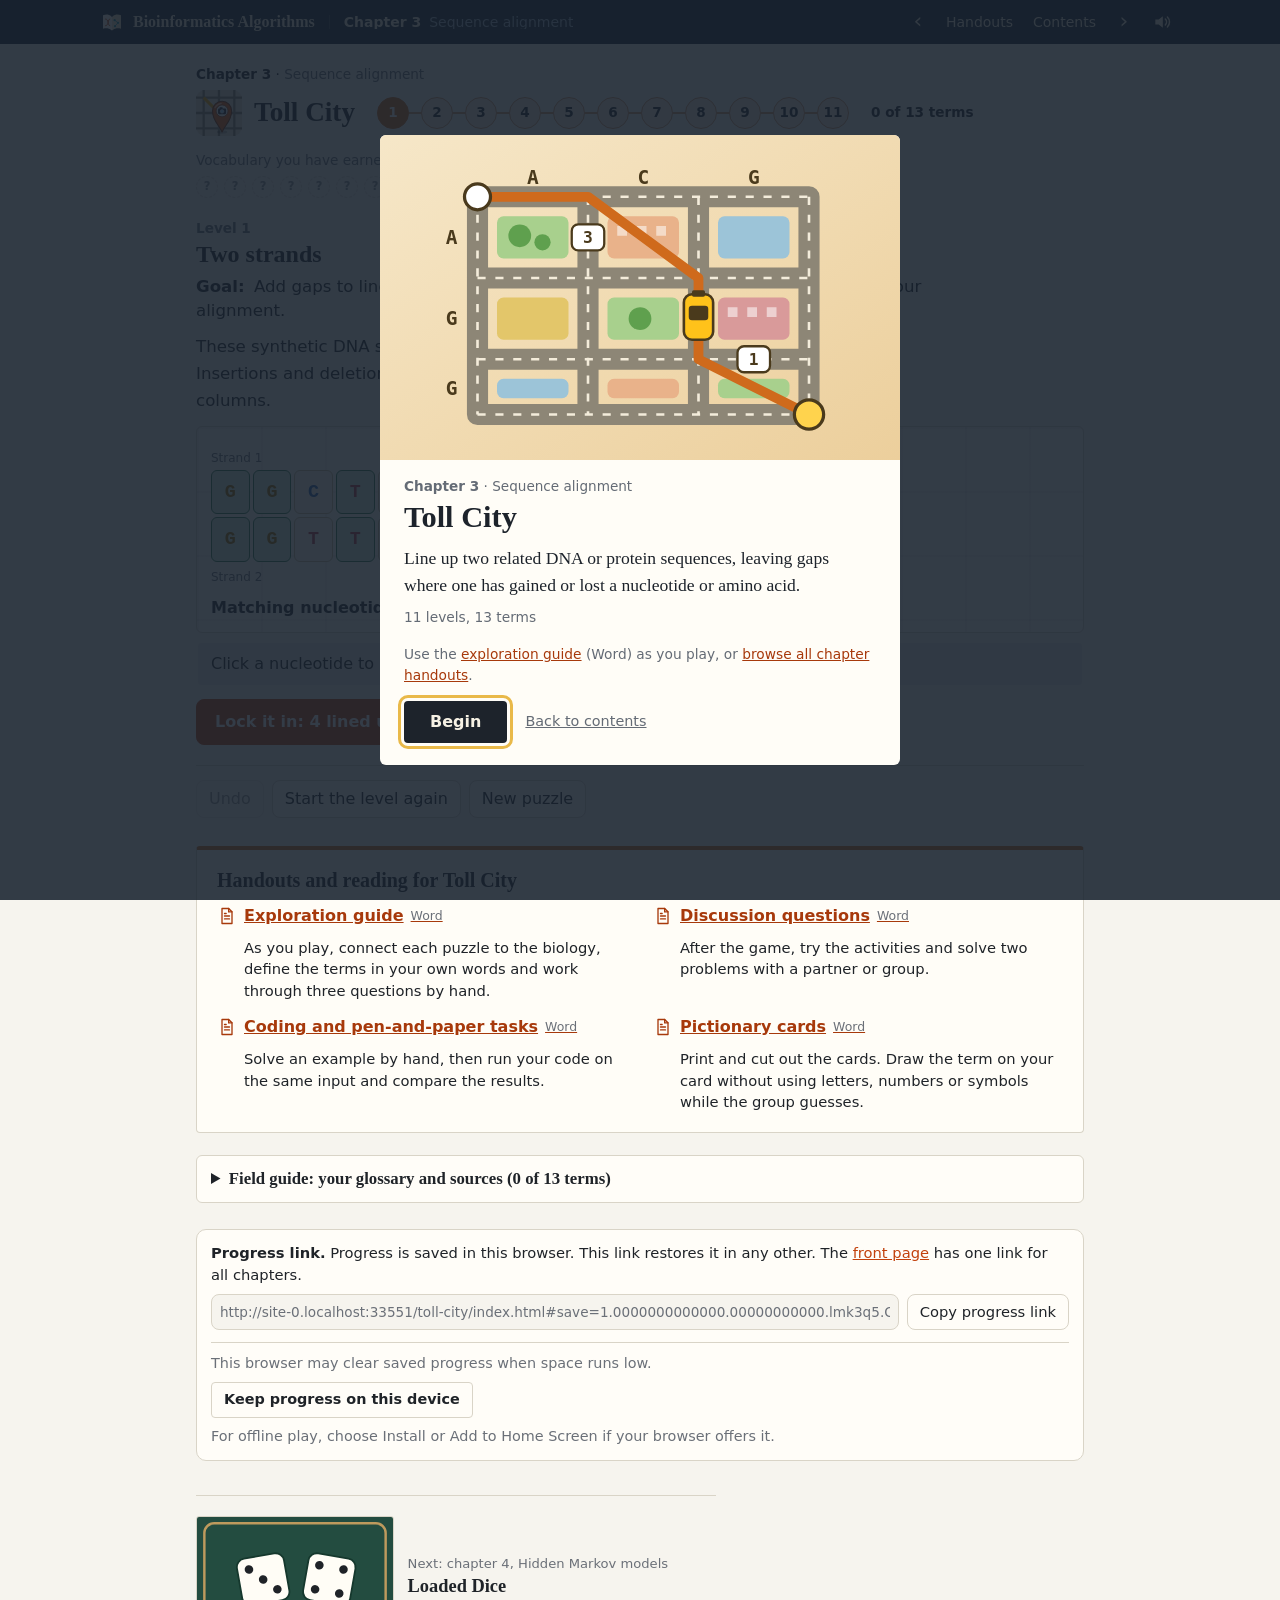
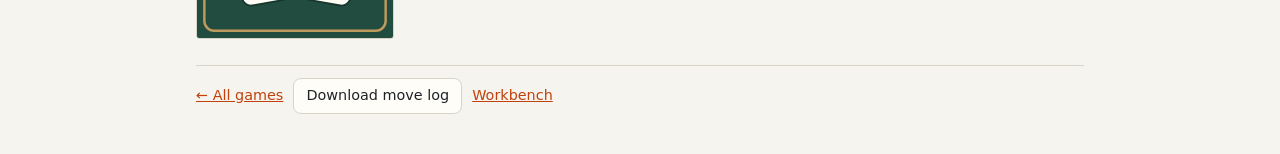
<file: toll-city/index.html>
<!doctype html>
<html lang="en">
<head>
<meta charset="utf-8">
<meta name="viewport" content="width=device-width,initial-scale=1">
<title>Toll City</title>
<style>
:root{
  --bg:#f6f4ee; --panel:#fffdf8; --ink:#1f2328; --muted:#6b7078; --line:#d9d4c7;
  --accent:#c2410c; --accent-ink:#ffffff; --good:#2e7d4f; --warn:#b4541a;
  --A:#2e7d4f; --C:#2b5fb3; --G:#9a6b00; --T:#b83a4b; --chip:#e3f0f3;
  /* the city is an illustration: one palette in both themes */
  --m-ground:#e8e1d0; --m-block:#d9cdb3; --m-roof:#b5553a; --m-street:#8d8577; --m-street2:#f4efe4;
  --m-ink:#1f2328; --m-gold:#f2a900; --m-accent:#e8590c; --m-trail:#2b5fb3; --m-pencil:#3a3a3a; --m-toll:#b83a4b; --m-park:#9cc489;
}
@media (prefers-color-scheme:dark){
  :root{
    --bg:#15181c; --panel:#1d2126; --ink:#e8e6e1; --muted:#9aa0a8; --line:#343a42;
    --accent:#ff9b5e; --accent-ink:#2b1200; --good:#6fcf97; --warn:#f0a36b;
    --A:#6fcf97; --C:#7fb0ff; --G:#e6bd4f; --T:#ff8a98; --chip:#1d3a44;
  }
}
*{box-sizing:border-box}
html{overflow-x:hidden}
body{margin:0;background:var(--bg);color:var(--ink);font:16px/1.5 system-ui,-apple-system,"Segoe UI",sans-serif;overflow-x:hidden}
.wrap{max-width:920px;margin:0 auto;padding:20px 16px 40px}
header{display:flex;flex-wrap:wrap;align-items:center;gap:10px 20px;margin-bottom:8px}
h1{font-size:1.35rem;margin:0;display:flex;align-items:center;gap:8px}
h1 svg{width:40px;height:40px}
h1 a{color:inherit;text-decoration:none}
h2{font-size:1.1rem;margin:18px 0 4px}
p{margin:4px 0 12px}
.mono,.strand,.tcard,svg text{font-family:ui-monospace,SFMono-Regular,Menlo,Consolas,monospace}
button{font:inherit;color:var(--ink);background:var(--panel);border:1px solid var(--line);border-radius:8px;padding:6px 12px;cursor:pointer;touch-action:manipulation}
button:hover:not(:disabled){border-color:var(--accent)}
button:disabled{opacity:.45;cursor:default}
button.primary{background:var(--accent);color:var(--accent-ink);border-color:var(--accent);font-weight:600}
button.advance{display:block;width:fit-content;max-width:100%;min-height:44px;margin-top:14px;padding:10px 18px;text-align:left}
a{color:var(--accent)}
.pips{display:flex;flex-wrap:wrap;gap:6px}
.pips button{width:32px;height:32px;padding:0;border-radius:50%}
.pips button.on{background:var(--ink);color:var(--bg);border-color:var(--ink)}
.hdrinfo{font-size:.85rem;color:var(--muted)}
.hdrinfo b{color:var(--ink)}

/* vocabulary */
.vocabhead{font-size:.75rem;text-transform:uppercase;letter-spacing:.08em;color:var(--muted);margin-top:8px}
.badges{display:flex;flex-wrap:wrap;gap:6px;margin:4px 0;position:relative}
.badge{font-size:.8rem;border:1px dashed var(--line);color:var(--muted);border-radius:999px;padding:2px 10px}
.badge.got{border:1px solid var(--good);color:var(--good);font-weight:600}
.term{cursor:help}
span.term:not(.badge){border-bottom:1px dotted currentColor;font-weight:600}
.tip{display:none;position:absolute;left:0;top:calc(100% + 6px);z-index:20;width:min(360px,84vw);padding:9px 11px;border-radius:8px;
  background:var(--ink);color:var(--bg);font:400 .82rem/1.45 system-ui,sans-serif;letter-spacing:0;text-transform:none;text-align:left;box-shadow:0 4px 14px rgba(0,0,0,.25)}
.tip b{display:block;margin-bottom:2px;color:inherit}
.term:hover>.tip,.term:focus>.tip{display:block}

.rule{display:inline-flex;align-items:center;gap:8px;font-size:.9rem;font-weight:600;padding:3px 12px;border-radius:999px;background:var(--chip);margin-bottom:8px;max-width:100%}
.stage{border:1px solid var(--line);border-radius:12px;overflow:hidden;background:var(--panel)}
.stagemsg{padding:6px 14px 8px;font-weight:600;font-size:.95rem;border-top:1px solid var(--line)}
.stagemsg.warn{color:var(--warn)} .stagemsg.good{color:var(--good)}
.sub{font-size:.75rem;text-transform:uppercase;letter-spacing:.08em;color:var(--muted);margin-bottom:2px}
.status{min-height:1.6em;margin:10px 2px 0;font-weight:500}
.status.warn{color:var(--warn)} .status.good{color:var(--good)}
.controls{display:flex;flex-wrap:wrap;gap:8px;align-items:center;margin-top:12px}
#skip:not([hidden]) + .controls{margin-top:20px;padding-top:14px;border-top:1px solid var(--line)}
.controls label{font-size:.92rem;display:flex;gap:6px;align-items:center;padding:4px 8px;border-radius:8px}
.pad{padding:12px 14px}
.row{display:flex;flex-wrap:wrap;gap:8px;align-items:center}
.bA{color:var(--A)} .bC{color:var(--C)} .bG{color:var(--G)} .bT{color:var(--T)}
.nudge{outline:2px solid var(--m-gold);animation:pulse 1.2s ease-in-out infinite}
@keyframes pulse{50%{outline-color:transparent}}

/* level 1: two strands */
.strands{overflow-x:auto;padding:16px 14px 6px}
.strand{display:flex;width:max-content;gap:3px;margin:3px 0}
.strand button,.strand span{width:2.1em;height:2.4em;padding:0;border-radius:6px;font:700 1.15rem/2.4em ui-monospace,Menlo,monospace;text-align:center;flex:none}
.strand button.let{background:#fffaf0;border:1px solid #cdbf9a;color:#2a2416}
.strand button.gap{background:transparent;border:1.5px dashed var(--muted);color:var(--muted);font-weight:400}
@media (max-width:420px){.strands .strand button,.strands .strand span{width:1.75em;font-size:1rem}}
.strand span.tail{border:1.5px dotted var(--line);color:var(--line);font-weight:400}
.strand .hit{background:#d9f2e1!important;border-color:var(--good)!important;color:#14532d!important}
.strand .let .bA,.tcard .bA{color:#2e7d4f} .strand .let .bC,.tcard .bC{color:#2b5fb3} .strand .let .bG,.tcard .bG{color:#9a6b00} .strand .let .bT,.tcard .bT{color:#b83a4b}
.strandlab{font-size:.75rem;color:var(--muted);margin:6px 0 0}
.tally{font-size:1rem;font-weight:600;padding:4px 14px 12px}

/* cards */
.table{padding:14px;background:radial-gradient(circle at 30% 20%,#2f7a55,#1f5a3d);color:#f4efe4}
.table .sub{color:#cfe6d6}
.deckrow{display:flex;align-items:center;gap:8px;margin:6px 0 10px;flex-wrap:wrap}
.decklab{width:4.6em;font-size:.8rem;color:#cfe6d6;flex:none}
.cards{display:flex;gap:4px;flex-wrap:wrap;min-height:3.2em;align-items:center}
.tcard{width:2.3em;height:3.1em;border-radius:6px;background:#fffdf6;border:1px solid #c8bfa6;color:#2a2416;font-weight:700;font-size:1.1rem;
  display:inline-flex;align-items:center;justify-content:center;box-shadow:0 1px 2px rgba(0,0,0,.35);padding:0;flex:none}
.tcard.top{outline:3px solid var(--m-gold);outline-offset:1px}
button.tcard:hover{transform:translateY(-3px)}
.tcard.gone{opacity:.25;box-shadow:none}
.tcard.back{background:repeating-linear-gradient(45deg,#7d2c22 0 4px,#a5432f 4px 8px);border-color:#5e1f17;color:transparent}
.pairs{display:flex;gap:6px;flex-wrap:wrap;min-height:4.2em}
.pair{display:flex;flex-direction:column;gap:2px}
.pair .tcard{height:2.2em;width:2em;font-size:1rem}
.pair.match .tcard{background:#fff3c4;border-color:var(--m-gold)}
.pair.miss .tcard{opacity:.6}
.moves{display:flex;gap:8px;flex-wrap:wrap;margin-top:10px}
.moves button{background:#f4efe4;color:#1f2328;border-color:#cdbf9a;min-height:44px}
.moves button.take{background:var(--m-gold);border-color:#b07a00;font-weight:700}
.spell{font:700 1.15rem ui-monospace,Menlo,monospace;letter-spacing:.12em;color:#fff3c4}
.games{font-size:.85rem;color:#cfe6d6;margin-top:6px}
.twotables{display:grid;grid-template-columns:1fr 1fr;gap:10px}
.twotables .table{border-radius:10px}
.hist{font-size:.82rem;color:#e8f3ec;min-height:3.2em}
.hist span{display:inline-block;margin:1px 3px 1px 0;padding:0 5px;border-radius:4px;background:rgba(255,255,255,.12)}
.choices{display:flex;flex-direction:column;gap:8px;padding:12px 14px}
.choices button{text-align:left;min-height:44px}
.choices button.struck{text-decoration:line-through;opacity:.55}
@media (max-width:560px){.twotables{grid-template-columns:1fr}}

/* the city */
.cityscroll{overflow-x:auto}
svg.city{display:block;width:100%;height:auto;touch-action:manipulation;background:var(--m-ground)}
.blk{fill:var(--m-block)}
.roof{fill:var(--m-roof);opacity:.85}
.roof2{fill:#8a6a4a;opacity:.6}
.tree{fill:var(--m-park)}
.st{stroke:var(--m-street);stroke-linecap:round;fill:none}
.st-dash{stroke:var(--m-street2);stroke-dasharray:4 6;fill:none}
.st.gold{stroke:var(--m-gold)}
.st.faint{stroke:#bdb3a0}
.st.trail{stroke:var(--m-trail);opacity:.55}
.st.route{stroke:var(--m-accent)}
.st.ghost{stroke:#7f8ea3;stroke-dasharray:6 5}
.st.avail{stroke:var(--m-accent)}
.st.flash{stroke:var(--m-gold);animation:pulse 1s ease-in-out 2}
.hitst{stroke:transparent;fill:none;cursor:pointer;pointer-events:stroke}
.price{font-size:13px;font-weight:700;text-anchor:middle;dominant-baseline:central;fill:var(--m-ink);paint-order:stroke;stroke:var(--m-ground);stroke-width:4px;pointer-events:none}
.price.neg{fill:var(--m-toll)}
.corner{fill:#fffdf6;stroke:var(--m-street);stroke-width:2}
.hitst:focus-visible{stroke:var(--m-accent);stroke-opacity:.55;outline:none}
.cn[data-act]{cursor:pointer}
.cn.ready .corner{stroke:var(--m-accent);stroke-width:3.5}
.cn.done .corner{fill:#fff3c4}
.cn.here .corner{stroke:var(--m-ink);stroke-width:3.5}
.cn.dim{opacity:.35;cursor:default}
.cn.pick .corner{fill:var(--m-gold)}
.cn.shake{animation:shake .35s}
@keyframes shake{25%{transform:translateX(-3px)}75%{transform:translateX(3px)}}
.cnum{font-size:13px;font-weight:700;text-anchor:middle;dominant-baseline:central;fill:var(--m-pencil);pointer-events:none}
.cnum.big{font-size:15px}
.axis{font-size:17px;font-weight:700;text-anchor:middle;dominant-baseline:central}
.axis.dA{fill:#2e7d4f}.axis.dC{fill:#2b5fb3}.axis.dG{fill:#9a6b00}.axis.dT{fill:#b83a4b}.axis.dP{fill:#3b3b3b}
.axlab{font-size:12px;fill:#5a5448;font-family:system-ui,sans-serif}
.arrow{stroke:var(--m-pencil);stroke-width:2.2;fill:none}
.arrow.sm{stroke-width:1.3}
.arrowhead{fill:var(--m-pencil)}
.sight{pointer-events:none}
#tourist{pointer-events:none}
.walking .leg1{animation:legA .25s linear infinite alternate}
.walking .leg2{animation:legA .25s linear infinite alternate-reverse}
@keyframes legA{from{transform:rotate(-14deg)}to{transform:rotate(14deg)}}
.leg1,.leg2{transform-box:fill-box;transform-origin:top center}
.bot{padding:12px 14px;border-top:1px solid var(--line)}
.bot .count{font:700 1.4rem ui-monospace,Menlo,monospace}
.bot .meter{height:10px;border-radius:5px;background:var(--line);overflow:hidden;margin:6px 0}
.bot .meter i{display:block;height:100%;background:var(--accent);width:0}
.bot table{border-collapse:collapse;font-size:.92rem;margin-top:8px}
.bot td,.bot th{padding:3px 10px 3px 0;text-align:left}
.bot td.n{font-family:ui-monospace,Menlo,monospace;text-align:right}
.alignout{padding:10px 14px;overflow-x:auto}
.alignout .strand span{width:1.6em;height:1.9em;font-size:1rem;line-height:1.9em;border:1px solid var(--line);border-radius:4px;background:var(--panel)}
.alignout .strand span.hit{font-weight:700}
.alignout .strand span.mis{background:#ffe3d6;color:#8a2a10;border-color:#e3a58a}
.alignout .strand span.gp{color:var(--muted);border-style:dashed}
.alignout .strand span.off{opacity:.35}
.entry{display:flex;flex-wrap:wrap;gap:8px;align-items:center;padding:10px 14px;border-top:1px solid var(--line)}
.entry input{font:inherit;width:5em;padding:6px 8px;border:1px solid var(--muted);border-radius:8px;background:var(--panel);color:var(--ink)}
.mat{border-collapse:collapse;font:.85rem ui-monospace,Menlo,monospace;margin:6px 0}
.mat td,.mat th{border:1px solid var(--line);padding:2px 7px;text-align:right}

/* reveals, sources, field guide */
.reveal{border:1px solid var(--good);border-radius:12px;padding:14px 16px;margin-top:14px;background:var(--panel)}
.reveal h3{margin:0 0 8px;font-size:1.05rem}
.called{margin:10px 0 4px;padding-left:12px;border-left:3px solid var(--good)}
.called p{margin:0;position:relative}
.called b{color:var(--good)}
.src{margin:4px 0 10px 15px;padding:8px 12px;border-radius:8px;background:var(--chip);font-size:.9rem}
.src .tag{display:block;font-size:.7rem;text-transform:uppercase;letter-spacing:.08em;color:var(--muted)}
.src a{font-weight:600}
.guide{margin-top:22px;border:1px solid var(--line);border-radius:12px;padding:10px 14px;background:var(--panel)}
.guide summary{cursor:pointer;font-weight:600}
.gentry{padding:8px 0;border-top:1px solid var(--line)}
.gentry h4{margin:0;font-size:1rem}
.gentry p{margin:2px 0;font-size:.92rem}
.gmeta{color:var(--muted);font-size:.9rem}
footer{margin-top:26px;padding-top:12px;border-top:1px solid var(--line);display:flex;flex-wrap:wrap;gap:10px;align-items:center;font-size:.9rem;color:var(--muted)}
footer input{font:inherit;width:9em;padding:5px 8px;border:1px solid var(--line);border-radius:8px;background:var(--panel);color:var(--ink)}
/* workbench */
.benchform{display:grid;grid-template-columns:auto 1fr;gap:8px 12px;align-items:center;max-width:560px}
.benchform input,.benchform select{font:inherit;padding:5px 8px;border:1px solid var(--line);border-radius:8px;background:var(--panel);color:var(--ink);min-width:0;width:100%}
.btable{border-collapse:collapse;font:.85rem ui-monospace,Menlo,monospace;margin:10px 0}
.btable td,.btable th{border:1px solid var(--line);padding:2px 6px;text-align:right;min-width:2.4em}
.btable td.on{background:#fff3c4;color:#1f2328;font-weight:700}
.benchout{overflow-x:auto}
[hidden]{display:none!important}
@media (prefers-reduced-motion:reduce){*{animation:none!important;transition:none!important}}
@media print{
  body{background:#fff;color:#000}
  .wrap>*:not(#guide){display:none!important}
  .guide{border:0;padding:0;margin:0}
  .guide summary,#printGuide{display:none}
}
.pips button.fin{position:relative;border-color:var(--good);box-shadow:inset 0 0 0 1px var(--good)}
.pips button.fin::after{content:'✓';position:absolute;top:-5px;right:-5px;width:14px;height:14px;border-radius:50%;background:var(--good);color:var(--bg);font-size:10px;line-height:14px;font-weight:700;text-align:center}
.linknote{display:flex;flex-wrap:wrap;gap:8px 12px;align-items:center;margin:10px 0 0;padding:8px 12px;border:1px solid var(--good);border-radius:8px;background:var(--panel);font-size:.92rem}
.savebar{margin-top:26px;padding:12px 14px;border:1px solid var(--line);border-radius:10px;background:var(--panel);font-size:.92rem}
.savebar p{margin:0 0 8px}
.savebar .saverow{display:flex;flex-wrap:wrap;gap:8px}
.savebar input{flex:1 1 16em;min-width:0;font:inherit;font-size:.85rem;padding:6px 8px;border:1px solid var(--line);border-radius:8px;background:var(--bg);color:var(--muted)}
.savebar .savenote{margin:8px 0 0;color:var(--muted)}
.savebar .savenote:empty{display:none}
.linknote[hidden]{display:none}
@media print{.savebar,.linknote{display:none}}
.goal{margin:4px 0 8px;padding:6px 10px;border-left:4px solid var(--accent);max-width:70ch}
.goal b{margin-right:4px}
.goal:empty{display:none}
</style>
<link rel="icon" href="../book/favicon.svg" type="image/svg+xml">
<link rel="stylesheet" href="../book/book.css">
<link rel="manifest" href="../manifest.webmanifest">
<meta name="theme-color" content="#1d2a3a">
<link rel="apple-touch-icon" href="../book/icon-180.png">
</head>
<body>
<svg width="0" height="0" style="position:absolute" aria-hidden="true">
  <defs>
    <!-- ===== ARTWORK: edit these shapes to restyle the game ===== -->
    <g id="a-tourist">
      <!-- the tourist's place on the map: a pin carrying a camera (an object, not a figure) -->
      <ellipse cx="0" cy="15" rx="5.500" ry="1.800" fill="#000" opacity=".22"/>
      <path d="M0,15C-3,8 -10,3 -10,-7A10,10 0 1 1 10,-7C10,3 3,8 0,15Z" fill="#e8590c" stroke="#7a2e08" stroke-width="1.1" stroke-linejoin="round"/>
      <path d="M-7.200,-10.500A8,8 0 0 1 -1,-14.800" fill="none" stroke="#ffb98a" stroke-width="1.500" stroke-linecap="round"/>
      <circle cy="-7" r="6.200" fill="#fffdf6" stroke="#7a2e08" stroke-width=".7"/>
      <rect x="-4.200" y="-9.400" width="8.400" height="5.800" rx="1.100" fill="#2a2a3a"/><rect x="-2.600" y="-10.800" width="3.200" height="1.800" rx=".5" fill="#2a2a3a"/>
      <circle cy="-6.500" r="1.900" fill="#9cd3ff" stroke="#fffdf6" stroke-width=".5"/>
    </g>
    <g id="a-house">
      <rect class="blk" x="-9" y="-5" width="18" height="12" rx="1"/>
      <path class="roof" d="M-11,-5L0,-13L11,-5Z"/>
    </g>
    <g id="a-tree"><circle class="tree" r="5"/><circle class="tree" cx="4" cy="2" r="3.5"/></g>
    <g id="a-sight">
      <path d="M0,-9L2.6,-3H9L4,1L6,7L0,3.4L-6,7L-4,1L-9,-3H-2.6Z" fill="#f2a900" stroke="#8a6a00" stroke-width=".8"/>
    </g>
    <g id="a-booth">
      <rect x="-6" y="-6" width="12" height="11" rx="1.5" fill="#b83a4b"/><rect x="-4" y="-4" width="8" height="4" fill="#ffe8d0"/>
      <path d="M-8,-6L0,-11L8,-6Z" fill="#7a1f2c"/>
    </g>
    <g id="a-taxi">
      <rect x="-14" y="-5" width="28" height="9" rx="3" fill="#f2c200" stroke="#5a4800" stroke-width="1"/>
      <path d="M-8,-5L-5,-11H5L8,-5Z" fill="#f2c200" stroke="#5a4800" stroke-width="1"/>
      <rect x="-4" y="-10" width="8" height="4" fill="#bfe3ec"/>
      <circle cx="-8" cy="5" r="3" fill="#222"/><circle cx="8" cy="5" r="3" fill="#222"/>
      <rect x="-4" y="-14" width="8" height="3" fill="#222"/>
    </g>
    <marker id="mArrow" viewBox="0 0 10 10" refX="8" refY="5" markerUnits="userSpaceOnUse" markerWidth="11" markerHeight="11" orient="auto"><path class="arrowhead" d="M0,0L10,5L0,10z"/></marker>
    <marker id="mArrowS" viewBox="0 0 10 10" refX="8" refY="5" markerUnits="userSpaceOnUse" markerWidth="6.5" markerHeight="6.5" orient="auto"><path class="arrowhead" d="M0,0L10,5L0,10z"/></marker>
  </defs>
</svg>
<div class="wrap">
  <header>
    <h1><svg viewBox="-30 -30 60 60" aria-hidden="true"><rect x="-30" y="-30" width="60" height="60" rx="12" fill="#e8e1d0"/>
      <path d="M-20,-30V30M0,-30V30M20,-30V30M-30,-20H30M-30,0H30M-30,20H30" stroke="#8d8577" stroke-width="3"/>
      <path d="M-20,-20L0,0" stroke="#f2a900" stroke-width="4"/><use href="#a-tourist" transform="translate(4,6) scale(1.25)"/></svg><a href="../">Toll City</a></h1>
    <div class="pips" id="pips" aria-label="Levels"></div>
    <div class="hdrinfo" id="hdrinfo"></div>
  </header>
  <p class="linknote" id="linkNote" role="status" hidden><span id="linkNoteText"></span> <button id="copyLinkTop" hidden>Copy progress link</button></p>
  <div class="vocabhead">Vocabulary you have earned <span style="text-transform:none;letter-spacing:0">(hover for the definition)</span></div>
  <div class="badges" id="badges"></div>

  <h2 id="title" tabindex="-1"></h2>
  <p id="goal" class="goal"></p>
  <p id="brief"></p>
  <div class="rule" id="rule"></div>

  <div class="stage">
    <div id="view"></div>
    <div class="stagemsg" id="stagemsg" role="status" hidden></div>
  </div>

  <div class="status" id="status" role="status"></div>

  <button id="skip" class="primary advance" hidden></button>

  <div class="controls">
    <button id="undo">Undo</button>
    <button id="restart">Start the level again</button>
    <button id="fresh">New puzzle</button>
  </div>

  <div id="panel"></div>

  <details class="guide" id="guide">
    <summary>Field guide: your glossary and sources (<span id="gcount"></span>)</summary>
    <div id="guideBody"></div>
  </details>

  <div class="savebar" id="savebar">
    <p><b>Progress link.</b> Progress is saved in this browser. This link restores it in any other. The <a href="../#keep">front page</a> has one link for all chapters.</p>
    <div class="saverow"><input id="saveLink" readonly aria-label="Your progress link"><button id="copyLink">Copy progress link</button></div>
    <p class="savenote" id="saveNote" role="status"></p>
    <div data-bk-app></div>
  </div>
  <footer>
    <a href="../">← All games</a>
    <button id="dl">Download move log</button>
    <a href="?bench=1">Workbench</a>
  </footer>
</div>
<script id="engine">
/* Pure puzzle logic: no DOM. Orientation, fixed everywhere: rows i = cards gone from deck 1 (string v),
   columns j = cards gone from deck 2 (string w). A step south (S) discards from deck 1, a step east (E)
   discards from deck 2, a step south-east (D) takes both cards. */
function hashStr(s){let h=2166136261>>>0;for(let i=0;i<s.length;i++){h^=s.charCodeAt(i);h=Math.imul(h,16777619);}return h>>>0;}
function rng(seed){let a=seed>>>0;return function(){a|=0;a=a+0x6D2B79F5|0;let t=Math.imul(a^a>>>15,1|a);t=t+Math.imul(t^t>>>7,61|t)^t;return((t^t>>>14)>>>0)/4294967296;};}
const DNA='ACGT';
function randStr(rand,n,alpha){let s='';for(let i=0;i<n;i++)s+=(alpha||DNA)[Math.floor(rand()*(alpha||DNA).length)];return s;}
/* A generator that runs out of tries builds the puzzle for a key from its pool instead. TRIES.limit is for tests only. */
const TRIES={limit:null,strict:false},maxTries=n=>TRIES.limit===null?n:TRIES.limit;
function fallback(name,key,pool,make){
  if(TRIES.strict)throw new Error(name+' ran out of tries for '+key);
  TRIES.fell=(TRIES.fell||0)+1;
  const t=TRIES.limit;TRIES.strict=true;TRIES.limit=null;
  try{return make(pool[hashStr(key)%pool.length]);}finally{TRIES.strict=false;TRIES.limit=t;}
}
const F4=['fallback-0','fallback-1','fallback-2','fallback-3'],POOLS={makeDecks:F4,makeCity:F4,makeLocal:F4,makeOverlap:F4};

/* Scoring matrices, as printed on Rosalind's glossary pages (rows and columns in AA order). */
const AA='ACDEFGHIKLMNPQRSTVWY';
const MATRIX_TEXT={
 BLOSUM62:'4,0,-2,-1,-2,0,-2,-1,-1,-1,-1,-2,-1,-1,-1,1,0,0,-3,-2;0,9,-3,-4,-2,-3,-3,-1,-3,-1,-1,-3,-3,-3,-3,-1,-1,-1,-2,-2;-2,-3,6,2,-3,-1,-1,-3,-1,-4,-3,1,-1,0,-2,0,-1,-3,-4,-3;-1,-4,2,5,-3,-2,0,-3,1,-3,-2,0,-1,2,0,0,-1,-2,-3,-2;-2,-2,-3,-3,6,-3,-1,0,-3,0,0,-3,-4,-3,-3,-2,-2,-1,1,3;0,-3,-1,-2,-3,6,-2,-4,-2,-4,-3,0,-2,-2,-2,0,-2,-3,-2,-3;-2,-3,-1,0,-1,-2,8,-3,-1,-3,-2,1,-2,0,0,-1,-2,-3,-2,2;-1,-1,-3,-3,0,-4,-3,4,-3,2,1,-3,-3,-3,-3,-2,-1,3,-3,-1;-1,-3,-1,1,-3,-2,-1,-3,5,-2,-1,0,-1,1,2,0,-1,-2,-3,-2;-1,-1,-4,-3,0,-4,-3,2,-2,4,2,-3,-3,-2,-2,-2,-1,1,-2,-1;-1,-1,-3,-2,0,-3,-2,1,-1,2,5,-2,-2,0,-1,-1,-1,1,-1,-1;-2,-3,1,0,-3,0,1,-3,0,-3,-2,6,-2,0,0,1,0,-3,-4,-2;-1,-3,-1,-1,-4,-2,-2,-3,-1,-3,-2,-2,7,-1,-2,-1,-1,-2,-4,-3;-1,-3,0,2,-3,-2,0,-3,1,-2,0,0,-1,5,1,0,-1,-2,-2,-1;-1,-3,-2,0,-3,-2,0,-3,2,-2,-1,0,-2,1,5,-1,-1,-3,-3,-2;1,-1,0,0,-2,0,-1,-2,0,-2,-1,1,-1,0,-1,4,1,-2,-3,-2;0,-1,-1,-1,-2,-2,-2,-1,-1,-1,-1,0,-1,-1,-1,1,5,0,-2,-2;0,-1,-3,-2,-1,-3,-3,3,-2,1,1,-3,-2,-2,-3,-2,0,4,-3,-1;-3,-2,-4,-3,1,-2,-2,-3,-3,-2,-1,-4,-4,-2,-3,-3,-2,-3,11,2;-2,-2,-3,-2,3,-3,2,-1,-2,-1,-1,-2,-3,-1,-2,-2,-2,-1,2,7',
 PAM250:'2,-2,0,0,-3,1,-1,-1,-1,-2,-1,0,1,0,-2,1,1,0,-6,-3;-2,12,-5,-5,-4,-3,-3,-2,-5,-6,-5,-4,-3,-5,-4,0,-2,-2,-8,0;0,-5,4,3,-6,1,1,-2,0,-4,-3,2,-1,2,-1,0,0,-2,-7,-4;0,-5,3,4,-5,0,1,-2,0,-3,-2,1,-1,2,-1,0,0,-2,-7,-4;-3,-4,-6,-5,9,-5,-2,1,-5,2,0,-3,-5,-5,-4,-3,-3,-1,0,7;1,-3,1,0,-5,5,-2,-3,-2,-4,-3,0,0,-1,-3,1,0,-1,-7,-5;-1,-3,1,1,-2,-2,6,-2,0,-2,-2,2,0,3,2,-1,-1,-2,-3,0;-1,-2,-2,-2,1,-3,-2,5,-2,2,2,-2,-2,-2,-2,-1,0,4,-5,-1;-1,-5,0,0,-5,-2,0,-2,5,-3,0,1,-1,1,3,0,0,-2,-3,-4;-2,-6,-4,-3,2,-4,-2,2,-3,6,4,-3,-3,-2,-3,-3,-2,2,-2,-1;-1,-5,-3,-2,0,-3,-2,2,0,4,6,-2,-2,-1,0,-2,-1,2,-4,-2;0,-4,2,1,-3,0,2,-2,1,-3,-2,2,0,1,0,1,0,-2,-4,-2;1,-3,-1,-1,-5,0,0,-2,-1,-3,-2,0,6,0,0,1,0,-1,-6,-5;0,-5,2,2,-5,-1,3,-2,1,-2,-1,1,0,4,1,-1,-1,-2,-5,-4;-2,-4,-1,-1,-4,-3,2,-2,3,-3,0,0,0,1,6,0,-1,-2,2,-4;1,0,0,0,-3,1,-1,-1,0,-3,-2,1,1,-1,0,2,1,-1,-2,-3;1,-2,0,0,-3,0,-1,0,0,-2,-1,0,0,-1,-1,1,3,0,-5,-3;0,-2,-2,-2,-1,-1,-2,4,-2,2,2,-2,-1,-2,-2,-1,0,4,-6,-2;-6,-8,-7,-7,0,-7,-3,-5,-3,-2,-4,-4,-6,-5,2,-2,-5,-6,17,0;-3,0,-4,-4,7,-5,0,-1,-4,-1,-2,-2,-5,-4,-4,-3,-3,-2,0,10'
};
const MATRICES={};
for(const k in MATRIX_TEXT){const rows=MATRIX_TEXT[k].split(';').map(r=>r.split(',').map(Number)),M={};
  for(let a=0;a<20;a++)for(let b=0;b<20;b++)M[AA[a]+AA[b]]=rows[a][b];MATRICES[k]=M;}

/* A scheme is {match, mismatch, indel} (signed: what a street adds) or {matrix:'BLOSUM62', indel}. */
const TOLLS={match:1,mismatch:-1,indel:-2};
const PAIRS={match:1,mismatch:0,indel:0};
function pairScore(sc,a,b){
  if(sc.matrix){const v=MATRICES[sc.matrix][a+b];if(v===undefined)throw new Error('No score for '+a+b);return v;}
  return a===b?sc.match:sc.mismatch;
}
/* The grid of best arrivals. mode: global | local (free taxi from the start to anywhere and from anywhere to the end)
   | overlap (free taxi down the left edge and off the bottom edge). Returns the table s, the ways each corner's value
   can come (arrows), the number of best routes, and one best route. */
function align(v,w,sc,mode){
  mode=mode||'global';
  const n=v.length,m=w.length,ind=sc.indel;
  const s=[],cnt=[],from=[];
  const taxiIn=(i,j)=>mode==='local'||(mode==='overlap'&&j===0);
  for(let i=0;i<=n;i++){s.push([]);cnt.push([]);from.push([]);
    for(let j=0;j<=m;j++){
      const c=[];
      if(i>0)c.push({d:'S',val:s[i-1][j]+ind,k:cnt[i-1][j]});
      if(j>0)c.push({d:'E',val:s[i][j-1]+ind,k:cnt[i][j-1]});
      if(i>0&&j>0)c.push({d:'D',val:s[i-1][j-1]+pairScore(sc,v[i-1],w[j-1]),k:cnt[i-1][j-1]});
      if((i===0&&j===0)||taxiIn(i,j))c.push({d:'T',val:0,k:1});
      const best=Math.max(...c.map(x=>x.val)),win=c.filter(x=>x.val===best);
      s[i][j]=best;cnt[i][j]=win.reduce((a,x)=>a+x.k,0);from[i][j]=win.map(x=>x.d);
    }}
  const ends=[];
  for(let i=0;i<=n;i++)for(let j=0;j<=m;j++)
    if(mode==='local'||(mode==='overlap'&&i===n)||(i===n&&j===m))ends.push([i,j]);
  const best=Math.max(...ends.map(([i,j])=>s[i][j]));
  const bestEnds=ends.filter(([i,j])=>s[i][j]===best);
  const count=bestEnds.reduce((a,[i,j])=>a+cnt[i][j],0);
  const end=bestEnds[bestEnds.length-1];
  const route=backtrack(from,end,['D','S','E','T']);
  return {v,w,sc,mode,s,cnt,from,best,count,end,start:route.start,moves:route.moves,
    top:alignRows(v,w,route.start,route.moves)[0],bottom:alignRows(v,w,route.start,route.moves)[1]};
}
/* Follow the arrows back from a corner. pref sets which arrow to take on a tie. */
function backtrack(from,end,pref){
  let [i,j]=end;const moves=[];
  for(;;){
    const f=from[i][j];if(!f.length)break;
    const d=pref.find(x=>f.includes(x));
    if(d==='T'||(i===0&&j===0))break;
    moves.push(d);if(d==='S')i--;else if(d==='E')j--;else{i--;j--;}
  }
  return {start:[i,j],moves:moves.reverse()};
}
function alignRows(v,w,start,moves){
  let [i,j]=start,top='',bot='';
  for(const d of moves){
    if(d==='D'){top+=v[i++];bot+=w[j++];}
    else if(d==='S'){top+=v[i++];bot+='-';}
    else{top+='-';bot+=w[j++];}
  }
  return [top,bot];
}
function routeCorners(start,moves){
  let [i,j]=start;const c=[[i,j]];
  for(const d of moves){if(d!=='E')i++;if(d!=='S')j++;c.push([i,j]);}
  return c;
}
function routeScore(v,w,sc,start,moves){
  let [i,j]=start,t=0;
  for(const d of moves){
    if(d==='D'){t+=pairScore(sc,v[i],w[j]);i++;j++;}
    else{t+=sc.indel;if(d==='S')i++;else j++;}
  }
  return t;
}
function matchesOn(v,w,start,moves){let [i,j]=start,k=0;for(const d of moves){if(d==='D'){if(v[i]===w[j])k++;i++;j++;}else if(d==='S')i++;else j++;}return k;}
/* Every longest common subsequence, as a set of strings. */
function allLCS(v,w){
  const n=v.length,m=w.length,L=[],A=[];
  for(let i=0;i<=n;i++){L.push(Array(m+1).fill(0));A.push(Array.from({length:m+1},()=>new Set([''])));}
  for(let i=1;i<=n;i++)for(let j=1;j<=m;j++){
    if(v[i-1]===w[j-1]){L[i][j]=L[i-1][j-1]+1;A[i][j]=new Set([...A[i-1][j-1]].map(x=>x+v[i-1]));}
    else{L[i][j]=Math.max(L[i-1][j],L[i][j-1]);const s=new Set();
      if(L[i-1][j]===L[i][j])A[i-1][j].forEach(x=>s.add(x));
      if(L[i][j-1]===L[i][j])A[i][j-1].forEach(x=>s.add(x));A[i][j]=s;}
  }
  return {length:L[n][m],strings:[...A[n][m]].sort()};
}
/* The greedy card player: take both whenever the top cards match; otherwise discard from the deck with more cards
   left (deck 1 on a tie); once a deck is empty, discard the rest. */
function greedy(v,w){
  let i=0,j=0,score=0;const moves=[];
  while(i<v.length||j<w.length){
    if(i<v.length&&j<w.length&&v[i]===w[j]){moves.push('D');score++;i++;j++;}
    else if(j>=w.length||(i<v.length&&v.length-i>=w.length-j)){moves.push('S');i++;}
    else{moves.push('E');j++;}
  }
  return {score,moves};
}
/* Number of complete games (routes with south, east and south-east steps) from (0,0) to (n,m). */
function countGames(n,m){
  const D=[];for(let i=0;i<=n;i++){D.push([]);for(let j=0;j<=m;j++)
    D[i][j]=i===0||j===0?1:D[i-1][j]+D[i][j-1]+D[i-1][j-1];}
  return D[n][m];
}
/* How many digits the number of games has, for decks too big to count with ordinary numbers. */
function countGamesDigits(n,m){
  let row=Array(m+1).fill(1n);
  for(let i=1;i<=n;i++){const nx=[1n];for(let j=1;j<=m;j++)nx.push(row[j]+nx[j-1]+row[j-1]);row=nx;}
  return row[m].toString().length;
}
function binom(a,b){let r=1;for(let k=1;k<=b;k++)r=r*(a-b+k)/k;return Math.round(r);}

/* Manhattan: down is n x (m+1) (street from (i,j) south), right is (n+1) x m (street from (i,j) east). */
function manhattan(down,right){
  const n=down.length,m=right[0].length,s=[],cnt=[],from=[];
  for(let i=0;i<=n;i++){s.push([]);cnt.push([]);from.push([]);for(let j=0;j<=m;j++){
    const c=[];
    if(i>0)c.push({d:'S',val:s[i-1][j]+down[i-1][j],k:cnt[i-1][j]});
    if(j>0)c.push({d:'E',val:s[i][j-1]+right[i][j-1],k:cnt[i][j-1]});
    if(!c.length){s[i][j]=0;cnt[i][j]=1;from[i][j]=[];continue;}
    const b=Math.max(...c.map(x=>x.val)),win=c.filter(x=>x.val===b);
    s[i][j]=b;cnt[i][j]=win.reduce((a,x)=>a+x.k,0);from[i][j]=win.map(x=>x.d);
  }}
  const route=backtrack(from,[n,m],['S','E']);
  return {down,right,n,m,s,cnt,from,best:s[n][m],count:cnt[n][m],moves:route.moves};
}
/* Walk the richer of the two streets ahead at every corner (south on a tie). */
function manhattanGreedy(down,right){
  const n=down.length,m=right[0].length;let i=0,j=0,t=0;const moves=[];
  while(i<n||j<m){
    const sd=i<n?down[i][j]:-Infinity,se=j<m?right[i][j]:-Infinity;
    if(sd>=se){t+=sd;i++;moves.push('S');}else{t+=se;j++;moves.push('E');}
  }
  return {score:t,moves};
}
function routeSights(down,right,moves){let i=0,j=0,t=0;for(const d of moves){if(d==='S'){t+=down[i][j];i++;}else{t+=right[i][j];j++;}}return t;}
function allRoutes(n,m){const out=[];const go=(i,j,p)=>{if(i===n&&j===m){out.push(p);return;}if(i<n)go(i+1,j,p+'S');if(j<m)go(i,j+1,p+'E');};go(0,0,'');return out;}

/* ---------- generators: every instance is a function of the puzzle code and the level ---------- */
/* Levels 1, 2, 7 and 8 share one pair of strings. */
function checkDecks(v,w){
  const l=allLCS(v,w),g=greedy(v,w);
  if(l.length<4||l.strings.length!==1||g.score>=l.length)return null;
  const t=align(v,w,TOLLS,'global');
  if(t.count!==1||matchesOn(v,w,t.start,t.moves)>=l.length)return null;
  return {v,w,lcs:l.strings[0],par:l.length,greedy:g.score,greedyMoves:g.moves,tolls:t};
}
function makeDecks(key){
  const rand=rng(hashStr(key+'|decks'));
  for(let t=0;t<maxTries(200000);t++){const r=checkDecks(randStr(rand,7),randStr(rand,8));if(r)return r;}
  return fallback('makeDecks',key,POOLS.makeDecks,makeDecks);
}
/* Level 3: a corner part-way through, a best way of getting there (history A) and all discards (history B). */
function tablePuzzle(d){
  const {v,w}=d,full=align(v,w,PAIRS,'global');
  let pick=null;
  for(let i=2;i<v.length-1;i++)for(let j=2;j<w.length-1;j++){
    const before=full.s[i][j],after=allLCS(v.slice(i),w.slice(j)).length;
    if(before>=1&&after>=2&&(!pick||before>pick.before||(before===pick.before&&i+j<pick.i+pick.j)))pick={i,j,before,after};
  }
  if(!pick)pick={i:3,j:3,before:full.s[3][3],after:allLCS(v.slice(3),w.slice(3)).length};
  const sub=align(v.slice(0,pick.i),w.slice(0,pick.j),PAIRS,'global');
  const rest=align(v.slice(pick.i),w.slice(pick.j),PAIRS,'global');
  return {i:pick.i,j:pick.j,histA:sub.moves,scoreA:sub.best,histB:'S'.repeat(pick.i).split('').concat('E'.repeat(pick.j).split('')),scoreB:0,
    finish:rest.moves,finishScore:rest.best};
}
function makeTwelve(key){const rand=rng(hashStr(key+'|twelve'));return {v:randStr(rand,12),w:randStr(rand,12)};}
/* Level 5: a 2 x 2 practice city and a 4 x 4 city with one best route that the richer-street walker misses. */
function makeCity(key){
  const rand=rng(hashStr(key+'|city')),cell=()=>Math.floor(rand()*5);
  const grid=(n,m)=>({down:Array.from({length:n},()=>Array.from({length:m+1},cell)),right:Array.from({length:n+1},()=>Array.from({length:m},cell))});
  let small=null,big=null;
  for(let t=0;t<maxTries(100000)&&!small;t++){const g=grid(2,2),r=manhattan(g.down,g.right);if(r.count===1)small=Object.assign(g,{best:r.best});}
  for(let t=0;t<maxTries(100000)&&!big;t++){const g=grid(4,4),r=manhattan(g.down,g.right),gr=manhattanGreedy(g.down,g.right);
    if(r.count===1&&gr.score<r.best)big=Object.assign(g,{best:r.best,greedy:gr.score});}
  if(!small||!big)return fallback('makeCity',key,POOLS.makeCity,makeCity);
  return {small,big};
}
/* Level 9: two strings that share one short stretch and little else. */
function makeLocal(key){
  const rand=rng(hashStr(key+'|local'));
  for(let t=0;t<maxTries(200000);t++){
    const core=randStr(rand,5+Math.floor(rand()*2)),a=Math.floor(rand()*4),b=Math.floor(rand()*4);
    const v=randStr(rand,a)+core+randStr(rand,10-a-core.length),w=randStr(rand,b+1)+core+randStr(rand,10-b-core.length);
    if(v.length!==10||w.length!==11)continue;
    const L=align(v,w,TOLLS,'local'),G=align(v,w,TOLLS,'global');
    if(L.count!==1||L.best<4||G.best>=0)continue;
    return {v,w,local:L,global:G};
  }
  return fallback('makeLocal',key,POOLS.makeLocal,makeLocal);
}
/* Level 10: two reads; the end of the first is the start of the second, six or seven letters, with one typo. */
function makeOverlap(key){
  const rand=rng(hashStr(key+'|overlap'));
  for(let t=0;t<maxTries(200000);t++){
    const len=6+Math.floor(rand()*2),v=randStr(rand,10);
    let shared=v.slice(10-len).split('');const at=1+Math.floor(rand()*(len-2));
    shared[at]=DNA.replace(shared[at],'')[Math.floor(rand()*3)];
    const w=shared.join('')+randStr(rand,10-len);
    const O=align(v,w,TOLLS,'overlap');
    if(O.count!==1)continue;
    const cols=O.top.length,mis=[...O.top].filter((c,k)=>c!==O.bottom[k]).length;
    if(O.moves.some(d=>d!=='D')||(cols!==6&&cols!==7)||mis!==1)continue;
    return {v,w,overlap:O,len:cols,typo:at};
  }
  return fallback('makeOverlap',key,POOLS.makeOverlap,makeOverlap);
}
/* Level 11: real protein fragments (UniProt), aligned with BLOSUM62 and indel penalty 5 as in Rosalind BA5E. */
const PROTEINS={
  a:{name:'GrsA',acc:'P0C062',from:224,to:243,seq:'DRIGQFASISFDASVWEMFM',org:'Brevibacillus brevis',what:'gramicidin S synthase 1'},
  b:{name:'TycA',acc:'P09095',from:213,to:232,seq:'RIGLFASMSFDASVWEMFMA',org:'Brevibacillus parabrevis',what:'tyrocidine synthase 1'}
};
function codeBreakers(){return align(PROTEINS.a.seq,PROTEINS.b.seq,{matrix:'BLOSUM62',indel:-5},'global');}
/* Workbench: one call, everything the bench shows. */
function bench(v,w,sc,mode){
  const r=align(v,w,sc,mode);
  const lcs=v.length*w.length<=400?allLCS(v,w):{length:align(v,w,PAIRS,'global').best,strings:[]};
  return Object.assign(r,{greedy:greedy(v,w).score,lcs});
}
/* Brute force: every complete game in a fixed order, one at a time. */
function* everyGame(n,m){
  const p=[];
  function* go(i,j){
    if(i===n&&j===m){yield p.join('');return;}
    if(i<n&&j<m){p.push('D');yield* go(i+1,j+1);p.pop();}
    if(i<n){p.push('S');yield* go(i+1,j);p.pop();}
    if(j<m){p.push('E');yield* go(i,j+1);p.pop();}
  }
  yield* go(0,0);
}
if(typeof module!=='undefined')module.exports={hashStr,rng,randStr,MATRICES,TOLLS,PAIRS,pairScore,align,backtrack,alignRows,routeCorners,routeScore,
  matchesOn,allLCS,greedy,countGames,countGamesDigits,binom,manhattan,manhattanGreedy,routeSights,allRoutes,checkDecks,makeDecks,tablePuzzle,makeTwelve,makeCity,
  makeLocal,makeOverlap,PROTEINS,codeBreakers,bench,everyGame,TRIES,POOLS};
</script>

<script id="ui">
(function(){
const KEY='tollcity:v1';
const $=s=>document.querySelector(s);
const esc=s=>String(s).replace(/[&<>"']/g,c=>({'&':'&amp;','<':'&lt;','>':'&gt;','"':'&quot;',"'":'&#39;'}[c]));
const cap=s=>s[0].toUpperCase()+s.slice(1);
const plural=(n,w)=>n+' '+w+(n===1?'':'s');
const fmt=n=>String(n).replace(/\B(?=(\d{3})+(?!\d))/g,',');
const numWord=n=>['zero','one','two','three','four','five','six','seven','eight','nine','ten','eleven','twelve','thirteen','fourteen','fifteen','sixteen'][n]||String(n);
const signed=n=>n>0?'+'+n:n<0?'−'+(-n):'0';
const num=n=>n<0?'−'+(-n):String(n);   /* a score in text, with a true minus sign */
const letters=s=>[...s].map(ch=>'<span class="b'+ch+'">'+ch+'</span>').join('');
const RM=()=>{try{return matchMedia('(prefers-reduced-motion: reduce)').matches;}catch(e){return true;}};

const LEVELS=[
  {id:1,mode:'strands',inst:'decks',goal:'Add gaps to line up as many matching nucleotides as you can, then lock in your alignment.',title:'Two strands',
   brief:'These synthetic DNA sequences represent homologous regions in two species. Insertions and deletions have shifted corresponding nucleotides into different columns.'},
  {id:2,mode:'decks',inst:'decks',goal:'Play the two decks until you reach par, the highest score possible.',title:'Two decks',
   brief:'The two sequences are now decks of cards. On each turn, take both outlined cards or discard one. Taking two matching cards earns a point.'},
  {id:3,mode:'table',inst:'decks',goal:'Work out what the two part-played games have in common, then click the dot where tables A and B both stand.',title:'Two games, one table',
   brief:'Two players are part-way through the same deal. They played differently, but the same cards are left on the table.'},
  {id:4,mode:'wall',inst:'twelve',goal:'Start the bot and watch how many games it has to play. Stop it once you can see it will never finish.',title:'Too many games',
   brief:'Each deck has twelve cards. A bot will play every possible game in turn and keep the best score. Start it. You can also play yourself.'},
  {id:5,mode:'tourist',inst:'city',goal:'Walk every route in the small city. Then pencil the big city and run the bot twice, the second time with Remember answers ticked.',title:'The tourist',
   brief:'Help a tourist walk from the top-left corner of the city to the bottom-right. You can go east or south. The number on each street tells you how many sights you’ll see there.'},
  {id:6,mode:'follow',inst:'city',goal:'Retrace the tourist’s best route. Starting at the far corner, click the corner at the tail of each arrow until you are back at the start.',title:'Follow your arrows',
   brief:'The tourist is at the far corner of the city from level 5. Each arrow points into a corner from the street that gave its best score. Follow the arrows backward to retrace the route.'},
  {id:7,mode:'deckcity',inst:'decks',goal:'Fill in row 1 of the city by choosing the best incoming street at each corner. Then follow the arrows back from the far corner.',title:'The decks are a city',
   brief:'Your two decks from level 2, laid along the edges of a city: deck 1 down the left side, deck 2 across the top. A step south throws away a card from deck 1, a step east throws away a card from deck 2, and a step south-east takes both. Where the two cards match, that diagonal is gold and pays 1 point.'},
  {id:8,mode:'tolls',inst:'decks',goal:'Work out the number at the marked corner. Then follow the arrows back from the far corner to find the best route under tolls.',title:'Tolls',
   brief:'The same city, but now the streets charge. A gold diagonal (two matching cards) still pays +1. A diagonal between two different cards costs 1, and every south or east street costs 2.'},
  {id:9,mode:'taxi',inst:'local',goal:'Choose where the free taxi drops the tourist off and picks them up again, to get the highest score.',title:'Free taxi',
   brief:'These longer DNA sequences use the same tolls. Aligning them end to end scores below zero. A free taxi lets the tourist walk just part of the route.'},
  {id:10,mode:'overlap',inst:'overlap',goal:'Choose a corner on the left edge where the taxi drops the tourist and a corner on the bottom edge where it picks them up, to get the highest score.',title:'Overlap',
   brief:'Two sequencing reads, the kind you assembled in Bridge Walker. The end of read 1 should be the start of read 2, but one nucleotide was miscalled during sequencing. Here the taxi is free only down the left edge (skipping the start of read 1) and off the bottom edge (skipping the rest of read 2).'},
  {id:11,mode:'code',inst:null,goal:'Work out the number at the marked corner with the BLOSUM62 table. Then follow the arrows back from the far corner.',title:'The code breakers',
   brief:'Two real enzymes from two species of soil bacteria. Each one builds an antibiotic, and each picks out the same amino acid, phenylalanine, to build it from.'}
];

/* Primary sources. Each link was opened (or its PubMed record, where the publisher refuses automated readers). */
const SRC={
  bellman:{cite:'Bellman, 1952',title:'On the theory of dynamic programming',where:'PNAS 38, 716–719',url:'https://doi.org/10.1073/pnas.38.8.716',
    look:'This four-page note is by the mathematician who named the method. It is free to read at PubMed Central.'},
  nw:{cite:'Needleman & Wunsch, 1970',title:'A general method applicable to the search for similarities in the amino acid sequence of two proteins',where:'Journal of Molecular Biology 48, 443–453',url:'https://doi.org/10.1016/0022-2836(70)90057-4',
    look:'The title states the problem of this level: finding the similarities between the amino-acid sequences of two whole proteins. The end-to-end method still carries the authors’ names.'},
  henikoff:{cite:'Henikoff & Henikoff, 1992',title:'Amino acid substitution matrices from protein blocks',where:'PNAS 89, 10915–10919',url:'https://doi.org/10.1073/pnas.89.22.10915',
    look:'The abstract says the scores were counted from about 2,000 blocks of aligned segments from more than 500 groups of related proteins, rather than from a model of evolutionary rates. These are the BLOSUM tables; BLOSUM62 is one of them.'},
  sw:{cite:'Smith & Waterman, 1981',title:'Identification of common molecular subsequences',where:'Journal of Molecular Biology 147, 195–197',url:'https://doi.org/10.1016/0022-2836(81)90087-5',
    look:'The paper is three pages long. Its title describes what the free taxi finds, a similar region within two sequences whose remaining regions differ.'},
  stach:{cite:'Stachelhaus, Mootz & Marahiel, 1999',title:'The specificity-conferring code of adenylation domains in nonribosomal peptide synthetases',where:'Chemistry & Biology 6, 493–505',url:'https://doi.org/10.1016/S1074-5521(99)80082-9',
    look:'The abstract describes comparing the residues that line the phenylalanine pocket of one domain with the matching positions in other domains, and turning that comparison into rules that predict, from sequence alone, which amino acid a domain picks.'}
};

/* Vocabulary, in the order it is earned. */
const VOCAB=[
  {id:'alignment',name:'Alignment',def:'An alignment of two strings is a two-row table: each string is written in order in one row, with gap symbols (–) inserted so that no column holds two gaps. A column can be a match, a mismatch or an indel.'},
  {id:'indel',name:'Indel',def:'An insertion or deletion: an alignment column with a sequence symbol in one row and a gap in the other. Read one way a nucleotide or amino acid residue was inserted; read the other way it was deleted.'},
  {id:'lcs',name:'Longest common subsequence',code:'BA5C',def:'A longest string whose symbols appear in order, though not necessarily contiguously, in both strings. Its length is the largest number of matching columns any alignment of the two strings can have.'},
  {id:'graph',name:'Alignment graph',def:'For strings v and w: a node (i, j) for every 0 ≤ i ≤ |v| and 0 ≤ j ≤ |w|, with directed edges south (i, j)→(i+1, j), east (i, j)→(i, j+1) and diagonal (i, j)→(i+1, j+1). Every alignment of v and w is a path from (0, 0) to (|v|, |w|).'},
  {id:'path',name:'Path',def:'A sequence of nodes in which each node is joined to the next by an edge, followed in the edge’s direction.'},
  {id:'mtp',name:'Manhattan Tourist Problem',code:'BA5B',def:'Find a path of largest total weight from the source (0, 0) to the sink (n, m) of a rectangular grid whose edges run only south and east, each weighted by the number of attractions along it.'},
  {id:'dp',name:'Dynamic programming',src:'bellman',def:'Solving a problem by solving each of its smaller subproblems once, in an order where every subproblem’s parts are already solved, and storing the answers in a table instead of recomputing them. In a grid: s(i, j) is the best of the values arriving from the neighbouring corners.'},
  {id:'backtrack',name:'Backtracking',def:'Recovering the best path itself, not only its score, by following stored pointers back from the sink. Each pointer records which incoming edge gave its node the best value.'},
  {id:'global',name:'Global alignment',src:'nw',code:'BA5E',def:'A highest-scoring alignment of the whole of v against the whole of w, under a given scoring of matches, mismatches and indels: a highest-weight path from (0, 0) to (|v|, |w|).'},
  {id:'matrix',name:'Scoring matrix',src:'henikoff',def:'A table giving the score of aligning every pair of symbols. BLOSUM62 and PAM250 are scoring matrices for the twenty amino acids.'},
  {id:'indelpen',name:'Indel penalty',def:'The amount σ subtracted from an alignment’s score for every indel: in the alignment graph, the weight −σ on every south and east edge.'},
  {id:'local',name:'Local alignment',src:'sw',code:'BA5F',def:'A highest-scoring global alignment of a substring of v with a substring of w. In the alignment graph: free (weight 0) edges from the source to every node and from every node to the sink.'},
  {id:'overlap',name:'Overlap alignment',code:'BA5I',def:'A highest-scoring global alignment of a suffix of v with a prefix of w. In the alignment graph: free edges from the source to every node of the left column and from every node of the bottom row to the sink.'}
];
const DEF={};VOCAB.forEach(v=>DEF[v.id]=v);
function term(id,label){
  return '<span class="term" tabindex="0">'+(label||DEF[id].name)+'<span class="tip" role="tooltip"><b>'+DEF[id].name+'</b>'+DEF[id].def+'</span></span>';
}

/* ---------- saved state ---------- */
const params=new URLSearchParams(location.search),urlSeed=params.get('seed');
const requestedLevel=Number(params.get('level'));
const previewLevel=Number.isInteger(requestedLevel)&&requestedLevel>=1&&requestedLevel<=LEVELS.length?requestedLevel:0;
const BENCH=!!params.get('bench');
function load(){try{return JSON.parse(localStorage.getItem(KEY))||{};}catch(e){return {};}}
function save(){if(previewLevel||BENCH)return;if(S&&S.done)S.link=encodeProgress(S);try{localStorage.setItem(KEY,JSON.stringify(S));}catch(e){}writeLink();}
function freshState(seed){return {seed,unlocked:1,done:[],badges:[],earnedAt:{},variants:{},games:{},arrows:{},routes:{},log:[]};}
/* First-load puzzle codes. The tests play every level of each one. */
const CODES='MGX4TL VLF4TG MY647S 93R4MZ QKTGB3 5UXPHF QQRPX8 CB6WDN D87J49 T52A9W PF3U2K H4Y2GV ZSF3MN MQZNQN KFVH8W QQ9LK5 HAEHCY 3ZN4XY BHXKJ7 CW6GSC G4YYTD MHFDET J7HBFY QFRJCZ JYQ49N 92CXEF NQT4XG 3ZGPDT VAFWA5 KSG85N PG8763 QUH4R2 VQWP6X 9TGQK8 3QL24H NATEUZ RAUJEH LFMLW7 2U5WDG BSPF6R W98QFC 7EVDDT J4LT4A MAY4PV DJ8XYU 299ZA6 J5RP7K JURUMG JNLNJP XQPDZS'.split(' ');
function randomCode(){return CODES[Math.floor(Math.random()*CODES.length)];}
/* ---------- progress link ----------
   Every level is open; only the vocabulary is earned. The progress link is this page's address plus
   #save=1.<terms>.<levels>.<check>.<puzzle code>; opening it restores the earned terms and finished levels in any browser.
   The page's own address stays clean, so that sharing the address of the game never hands over someone's progress.
   <terms> has one character per VOCAB entry, in VOCAB order: 0 for not earned, otherwise the level it was earned in (base 36).
   <levels> has one 0 or 1 per level. Old links depend on those orders: add new terms and levels at the end. */
const TRANSIENT=!!(previewLevel||BENCH||params.get('bench'));
function linkCheck(body){const s=KEY+'|'+body;let h=2166136261>>>0;for(let i=0;i<s.length;i++){h^=s.charCodeAt(i);h=Math.imul(h,16777619);}return (h>>>0).toString(36);}
function encodeProgress(st){
  const body='1.'+VOCAB.map(v=>st.badges.includes(v.id)?Math.min(35,Math.max(1,st.earnedAt[v.id]|0)).toString(36):'0').join('')+
    '.'+LEVELS.map(l=>st.done.includes(l.id)?'1':'0').join('');
  return body+'.'+linkCheck(body+'.'+st.seed)+'.'+encodeURIComponent(st.seed);
}
function decodeProgress(text){
  const m=/^1\.([0-9a-z]+)\.([01]+)\.([0-9a-z]+)\.(.+)$/.exec(text||'');
  if(!m||m[1].length>VOCAB.length||m[2].length>LEVELS.length)return null;
  let seed;try{seed=decodeURIComponent(m[4]);}catch(e){return null;}
  if(linkCheck('1.'+m[1]+'.'+m[2]+'.'+seed)!==m[3])return null;
  const earnedAt={},done=[];
  for(let i=0;i<m[1].length;i++){const l=parseInt(m[1][i],36);if(l>LEVELS.length)return null;if(l)earnedAt[VOCAB[i].id]=l;}
  for(let i=0;i<m[2].length;i++)if(m[2][i]==='1')done.push(LEVELS[i].id);
  return {seed,earnedAt,done};
}
/* saves from before every level was open have no list of finished levels: rebuild it */
function withDone(st){
  if(!Array.isArray(st.badges))st.badges=[];
  if(!st.earnedAt)st.earnedAt={};
  if(!Array.isArray(st.log))st.log=[];
  if(!Array.isArray(st.done)){
    st.done=[];
    for(let i=1;i<(st.unlocked||1)&&i<=LEVELS.length;i++)st.done.push(i);
    st.log.forEach(e=>{if(e&&e.ev==='complete'&&e.lvl>=1&&e.lvl<=LEVELS.length&&!st.done.includes(e.lvl))st.done.push(e.lvl);});
    st.done.sort((a,b)=>a-b);
  }
  return st;
}
/* add a link's terms and levels to a save; nothing is ever taken away */
function absorb(st,p){
  const terms=[],levels=[];
  VOCAB.forEach(v=>{if(p.earnedAt[v.id]&&!st.badges.includes(v.id)){st.badges.push(v.id);st.earnedAt[v.id]=p.earnedAt[v.id];terms.push(v.id);}});
  p.done.forEach(id=>{if(!st.done.includes(id)){st.done.push(id);levels.push(id);}});
  st.done.sort((a,b)=>a-b);
  if(st.done.length)st.unlocked=Math.max(st.unlocked||1,Math.min(LEVELS.length,st.done[st.done.length-1]+1));
  return {terms,levels};
}
function markDone(){if(!S.done.includes(cur.L.id)){S.done.push(cur.L.id);S.done.sort((a,b)=>a-b);}}
/* The last level names any term an earlier level failed to name, but only for a student who has finished every other level:
   with all levels open, the finale must not hand out the vocabulary on its own. */
function sweepTerms(){return LEVELS.every(l=>l.id===cur.L.id||S.done.includes(l.id))?VOCAB.map(v=>v.id):[];}
const linkText=TRANSIENT?'':((String(location.hash||'').match(/^#save=(.+)$/)||[])[1]||'');
let linkNote='',lastLink=null,linkLive=false;
function progressLink(){
  const q=new URLSearchParams(location.search);q.delete('seed');const qs=q.toString();
  return location.pathname+(qs?'?'+qs:'')+'#save='+encodeProgress(S);
}
function writeLink(){
  if(TRANSIENT||!S||!S.done)return;
  const rel=progressLink();if(rel===lastLink)return;lastLink=rel;
  const box=$('#saveLink');if(box)box.value=(location.origin||'')+rel;
  if(linkLive)topNote('Your progress link has changed. Copy it again before you leave.',true);
}
function topNote(text,withButton){$('#linkNoteText').textContent=text;$('#copyLinkTop').hidden=!withButton;$('#linkNote').hidden=false;}
/* where to pick up: the first level not yet finished */
function resumeLevel(){const l=LEVELS.find(l=>!S.done.includes(l.id));return l?l.id:LEVELS.length;}
function useLink(){
  if(TRANSIENT||!linkText)return;
  const p=decodeProgress(linkText);
  if(!p){linkNote='That progress link is incomplete or was altered, so nothing was restored. Copy the whole link and open it again.';return;}
  if(p.seed!==S.seed){
    const mine=S.badges.length+S.done.length;
    if(!mine||typeof confirm!=='function'||confirm('This link carries progress for puzzle code '+p.seed+' ('+Object.keys(p.earnedAt).length+' terms).\n\nThis browser already has progress for puzzle code '+S.seed+' ('+S.badges.length+' terms).\n\nOK: switch to the link. This browser’s progress for '+S.seed+' is replaced.\nCancel: keep this browser’s progress.'))S=withDone(freshState(p.seed));
    else{linkNote='Kept the progress saved in this browser (puzzle code '+S.seed+'). The link you opened was for puzzle code '+p.seed+'.';return;}
  }
  const got=absorb(S,p);
  if(got.terms.length||got.levels.length){
    S.log.push({t:Date.now(),lvl:0,variant:0,ev:'restore',terms:got.terms,levels:got.levels});
    linkNote='Restored from your progress link: '+got.terms.length+' vocabulary term'+(got.terms.length===1?'':'s')+' and '+got.levels.length+' finished level'+(got.levels.length===1?'':'s')+'.';
  }
}
let S=previewLevel?freshState(urlSeed||randomCode()):load();
if(!previewLevel&&urlSeed&&urlSeed!==S.seed)S=freshState(urlSeed);
if(!S.seed)S=freshState(randomCode());
withDone(S);
useLink();
save();

/* every puzzle is a function of the code, the kind of puzzle and its variant */
const MAKERS={decks:makeDecks,twelve:makeTwelve,city:makeCity,local:makeLocal,overlap:makeOverlap};
const made={};
function instKey(kind){return S.seed+'|'+kind+'|'+(S.variants[kind]||0);}
function inst(kind){const k=instKey(kind);if(!made[k])made[k]=MAKERS[kind](k);return made[k];}

let cur=null;
function log(ev,data){
  S.log.push(Object.assign({t:Date.now(),lvl:cur?cur.L.id:0,ev},data||{}));
  if(S.log.length>8000)S.log.splice(0,S.log.length-8000);
  save();
}
function say(text,kind){cur.msg={text,kind:kind||''};}
function stage(text,kind){cur.stage={text,kind:kind||''};}

/* timed show: steps 1..n, every ms; skipped entirely under reduced motion */
let showTimer=0;
function show(n,ms,onStep,onDone){
  clearInterval(showTimer);const mine=cur;
  if(RM()||n<=0){onDone();return;}
  let k=0;
  showTimer=setInterval(()=>{
    if(cur!==mine){clearInterval(showTimer);return;}
    k++;if(k>=n){clearInterval(showTimer);onDone();return;}
    onStep(k);render();
  },ms);
}

const MODES={};
function loadLevel(id){
  clearInterval(showTimer);if(cur&&cur.timer)clearInterval(cur.timer);
  const L=LEVELS[id-1];
  cur={L,mode:L.mode,phase:'play',done:false,reveal:[],msg:{text:'',kind:''},stage:null,t0:Date.now(),hand:0};
  if(L.inst)cur.inst=inst(L.inst);
  MODES[L.mode].init(cur);
  log('load',{mode:L.mode,key:L.inst?instKey(L.inst):''});
  render();
}
function grant(ids){
  const fresh=[];
  ids.forEach(id=>{if(!S.badges.includes(id)){S.badges.push(id);S.earnedAt[id]=cur.L.id;fresh.push(id);}});
  return fresh;
}
/* finish the level: blocks are {html, src} shown in the reveal */
function complete(ids,blocks,data){
  cur.done=true;const fresh=grant(ids||[]);
  cur.reveal=blocks||[];
  markDone();if(cur.L.id<LEVELS.length)S.unlocked=Math.max(S.unlocked,cur.L.id+1);
  log('complete',Object.assign({ms:Date.now()-cur.t0,earned:fresh},data||{}));
  render();
}

/* ---------- chrome ---------- */
function srcCard(id){
  const s=SRC[id];
  return '<div class="src"><span class="tag">Primary source</span><a href="'+s.url+'" target="_blank" rel="noopener">'+s.cite+
    ': “'+s.title+'”</a> <span class="gmeta">'+s.where+'.</span><br>'+s.look+'</div>';
}
function renderPanel(){
  if(!cur.done){$('#panel').innerHTML='';return;}
  let h='<div class="reveal"><h3>'+(cur.title||('Level '+cur.L.id+' complete'))+'</h3>';
  cur.reveal.forEach(B=>{
    h+='<div class="called"><p>'+(typeof B.html==='function'?B.html():B.html)+'</p></div>';
    (B.src||[]).forEach(s=>{h+=srcCard(s);});
  });
  const missing=VOCAB.filter(x=>!S.badges.includes(x.id)).length;
  if(cur.L.id<LEVELS.length)h+='<button class="primary advance" id="next" data-act="next">Next level →</button>';
  else h+='<p>'+(missing?plural(missing,'vocabulary term')+' still hidden. Finish '+(lv=>(lv.length>1?'levels '+lv.slice(0,-1).join(', ')+' and '+lv[lv.length-1]:'level '+lv[0]))([...new Set(VOCAB.filter(x=>!S.badges.includes(x.id)).map(x=>(LEVELS.find(l=>(TERMS_AT[l.id]||[]).includes(x.id))||{id:'?'}).id))])+' to earn them.'
     :'You have earned every term.')+'</p>';
  $('#panel').innerHTML=h+'</div>';
}
const TERMS_AT={1:['alignment','indel'],2:['lcs'],3:['graph','path'],5:['mtp','dp'],6:['backtrack'],8:['global','matrix','indelpen'],9:['local'],10:['overlap']};
function renderHeader(){
  $('#pips').innerHTML=LEVELS.map(l=>'<button data-act="lvl" data-a="'+l.id+'"'+' class="'+(l.id===cur.L.id?'on':'')+(S.done.includes(l.id)?' fin':'')+'"'+(l.id===cur.L.id?' aria-current="true"':'')+
    ' aria-label="Level '+l.id+(S.done.includes(l.id)?' (finished)':'')+': '+esc(l.title)+'" title="'+esc(l.title)+'">'+l.id+'</button>').join('');
  $('#badges').innerHTML=VOCAB.map(x=>S.badges.includes(x.id)
    ?'<span class="badge got term" tabindex="0">'+x.name+'<span class="tip" role="tooltip"><b>'+x.name+'</b>'+x.def+'</span></span>'
    :'<span class="badge">? ? ?</span>').join('');
  $('#hdrinfo').innerHTML='<b>'+S.badges.length+' of '+VOCAB.length+' terms</b>'+(previewLevel?' · practice':'');
}
function renderGuide(){
  const got=VOCAB.filter(v=>S.badges.includes(v.id));
  $('#gcount').textContent=got.length+' of '+VOCAB.length+' terms';
  $('#guideBody').innerHTML='<p class="gmeta">Toll City field guide · puzzle code '+esc(S.seed)+' · '+got.length+' of '+VOCAB.length+' terms earned</p>'+
    got.map(v=>{
      const s=v.src&&SRC[v.src];
      return '<div class="gentry"><h4>'+v.name+'</h4><p>'+v.def+'</p><p class="gmeta">Met in level '+(S.earnedAt[v.id]||'?')+
        (s?' · Source: <a href="'+s.url+'" target="_blank" rel="noopener">'+s.cite+', “'+s.title+'”</a>':'')+
        (v.code?' · Code it: <a href="https://rosalind.info/problems/'+v.code.toLowerCase()+'/" target="_blank" rel="noopener">Rosalind '+v.code+'</a>':'')+'</p></div>';
    }).join('')+
    (got.length?'<p style="margin-top:10px"><button id="printGuide" data-act="print">Print field guide</button></p>':'<p class="gmeta">Definitions appear here as you earn terms.</p>');
}
function render(){
  if(!cur)return;
  const M=MODES[cur.mode];
  renderHeader();
  $('#title').textContent='Level '+cur.L.id+': '+cur.L.title;
  $('#goal').innerHTML='<b>Goal:</b> '+esc(cur.L.goal);
  $('#brief').innerHTML=M.brief?M.brief(cur):cur.L.brief;
  $('#rule').textContent=M.rule(cur);
  const oldCity=$('#view .cityscroll'),keepX=oldCity?oldCity.scrollLeft:0;
  $('#view').innerHTML=M.view(cur);
  /* the city is redrawn on every move: keep its sideways scroll, and on a narrow screen keep the map pin in view */
  const city=$('#view .cityscroll');
  if(city&&city.scrollWidth>city.clientWidth+4){
    city.scrollLeft=keepX;
    const pin=city.querySelector('#tourist');
    if(pin){const r=pin.getBoundingClientRect(),c=city.getBoundingClientRect();
      if(r.right>c.right-8||r.left<c.left+8)city.scrollLeft+=r.left-c.left-(c.width-r.width)/2;}
  }
  $('#status').textContent=cur.msg.text;$('#status').className='status '+cur.msg.kind;
  const sm=$('#stagemsg');sm.hidden=!cur.stage;if(cur.stage){sm.textContent=cur.stage.text;sm.className='stagemsg '+cur.stage.kind;}
  const sk=M.skip&&!cur.done?M.skip(cur):null,b=$('#skip');
  b.hidden=!sk;b.textContent=sk?sk.label:'';cur.skipAct=sk?sk.act:null;
  $('#undo').hidden=!M.undo;$('#undo').disabled=cur.done||!(M.canUndo&&M.canUndo(cur));
  $('#restart').disabled=false;
  $('#fresh').hidden=!cur.L.inst||cur.L.id===6;
  renderPanel();renderGuide();
}

/* one dispatcher for every move: real clicks arrive here, and so do the tests */
function act(type,a,b,c){
  if(type==='next'){loadLevel(cur.L.id+1);const title=$('#title');title.focus({preventScroll:true});title.scrollIntoView?.({block:'start'});return;}
  if(type==='lvl'){const n=+a;loadLevel(n);return;}
  if(type==='print'){$('#guide').open=true;window.print();return;}
  if(type==='skip'){if(cur.skipAct)return act(cur.skipAct[0],cur.skipAct[1],cur.skipAct[2]);return;}
  const M=MODES[cur.mode];
  if(M.act)M.act(cur,type,a,b,c);
}

/* ---------- the city grid: corner (i, j) has i cards gone from deck 1 (rows) and j from deck 2 (columns) ---------- */
const STEP={S:[-1,0],E:[0,-1],D:[-1,-1]};          /* where a street arriving by d comes from */
function fromOf(i,j,d){const s=STEP[d];return [i+s[0],j+s[1]];}
function gridSvg(o){
  const n=o.n,m=o.m,P=o.P||56,x0=o.rows!==undefined?38:22,y0=o.cols!==undefined?38:22;
  const X=j=>x0+j*P,Y=i=>y0+i*P,W=X(m)+(o.tourist?Math.max(40,P*.66):22),H=Y(n)+(o.tourist?Math.max(46,P*.8):22);
  let h='<svg class="city" viewBox="0 0 '+W+' '+H+'" role="group" aria-label="'+esc(o.label||'City map')+'"'+(o.maxw?' style="max-width:'+o.maxw+'px;margin:0 auto'+(o.minw?';min-width:'+o.minw+'px':'')+'"':'')+'>';
  /* blocks */
  for(let i=0;i<n;i++)for(let j=0;j<m;j++){
    const x=X(j),y=Y(i),k=(i*7+j*3)%5;
    h+='<rect class="blk" x="'+(x+8)+'" y="'+(y+8)+'" width="'+(P-16)+'" height="'+(P-16)+'" rx="4"/>';
    if(P>=44){
      if(k<3)h+='<use href="#a-house" transform="translate('+(x+P*.3)+','+(y+P*.7)+') scale('+(P/80)+')"/>';
      if(k!==1)h+='<use href="#a-tree" transform="translate('+(x+P*.72)+','+(y+P*.3)+') scale('+(P/70)+')"/>';
    }
  }
  /* axis letters */
  if(o.cols!==undefined)[...o.cols].forEach((ch,j)=>{h+='<text class="axis d'+(o.prot?'P':ch)+'" x="'+(X(j)+P/2)+'" y="16">'+ch+'</text>';});
  if(o.rows!==undefined)[...o.rows].forEach((ch,i)=>{h+='<text class="axis d'+(o.prot?'P':ch)+'" x="15" y="'+(Y(i)+P/2)+'">'+ch+'</text>';});
  /* streets */
  const streets=[],hits=[],labels=[];
  for(let i=0;i<=n;i++)for(let j=0;j<=m;j++)for(const d of ['S','E','D']){
    const [a,b]=fromOf(i,j,d);if(a<0||b<0)continue;
    if(d==='D'&&!o.diag)continue;
    const st=o.street?o.street(i,j,d):{};if(st===null)continue;
    const x1=X(b),y1=Y(a),x2=X(j),y2=Y(i),wd=d==='D'?(st.w||5):(st.w||8);
    streets.push({z:st.z||0,s:'<line class="st '+(st.cls||'')+'" x1="'+x1+'" y1="'+y1+'" x2="'+x2+'" y2="'+y2+'" stroke-width="'+wd+'"/>'+
      (d!=='D'&&!st.cls?'<line class="st-dash" x1="'+x1+'" y1="'+y1+'" x2="'+x2+'" y2="'+y2+'" stroke-width="1.2"/>':'')});
    if(st.price!==undefined&&st.price!==null){
      const mx=d==='D'?x1+(x2-x1)*.62:x1+(x2-x1)*.34,my=d==='D'?y1+(y2-y1)*.38:y1+(y2-y1)*.34;
      labels.push('<text class="price'+(String(st.price).startsWith('−')||st.price<0?' neg':'')+'" x="'+mx+'" y="'+my+'">'+st.price+'</text>');
    }
    if(st.icon){const mx=(x1+x2)/2,my=(y1+y2)/2;labels.push('<use href="#'+st.icon+'" transform="translate('+(mx+(d==='S'?11:0))+','+(my+(d==='E'?-10:0))+') scale(.7)"/>');}
    if(st.arrow){const f=st.price!==undefined&&st.price!==null?.52:.3,ax1=x1+(x2-x1)*f,ay1=y1+(y2-y1)*f,ax2=x1+(x2-x1)*.76,ay2=y1+(y2-y1)*.76;
      labels.push('<line class="arrow'+(P<40?' sm':'')+'" x1="'+ax1+'" y1="'+ay1+'" x2="'+ax2+'" y2="'+ay2+'" marker-end="url(#mArrow'+(P<40?'S':'')+')"/>');}
    if(st.hit)hits.push('<line class="hitst" tabindex="0" role="button" aria-label="'+esc(st.hit)+' from ('+a+', '+b+') to ('+i+', '+j+')" data-act="street" data-a="'+i+'" data-b="'+j+'" data-c="'+d+'" x1="'+x1+'" y1="'+y1+'" x2="'+x2+'" y2="'+y2+'" stroke-width="'+Math.max(18,P*.5)+'"><title>'+esc(st.hit)+'</title></line>');
  }
  streets.sort((p,q)=>p.z-q.z).forEach(s=>h+=s.s);
  /* overlays: trails and routes, as lists of corners */
  (o.overlays||[]).forEach((ov,k)=>{
    const off=ov.off||0;
    h+='<polyline class="st '+ov.cls+'" fill="none" stroke-width="'+(ov.w||6)+'" stroke-linejoin="round" points="'+
      ov.corners.map(([i,j])=>(X(j)+off)+','+(Y(i)+off)).join(' ')+'"/>';
  });
  h+=labels.join('');
  h+=hits.join('');
  /* corners */
  const r=o.r||Math.min(15,P*.27);
  for(let i=0;i<=n;i++)for(let j=0;j<=m;j++){
    const c=o.corner?o.corner(i,j):{};if(c===null)continue;
    const x=X(j),y=Y(i),hit=c.hit;
    h+='<g class="cn '+(c.cls||'')+'"'+(hit?' data-act="corner" data-a="'+i+'" data-b="'+j+'" tabindex="0" role="button" aria-label="'+esc(hit)+'"':'')+'>'+
      (hit?'<circle cx="'+x+'" cy="'+y+'" r="'+(P*.42)+'" fill="transparent"/>':'')+
      '<circle class="corner"'+(c.fill?' style="fill:'+c.fill+'"':'')+' cx="'+x+'" cy="'+y+'" r="'+(c.num!==undefined&&c.num!==''?r:r*.55)+'"/>'+
      (c.num!==undefined&&c.num!==''?'<text class="cnum" x="'+x+'" y="'+(y+.5)+'">'+c.num+'</text>':'')+
      (hit?'<title>'+esc(hit)+'</title>':'')+'</g>';
  }
  if(o.taxi)o.taxi.forEach(([i,j])=>{h+='<use pointer-events="none" href="#a-taxi" transform="translate('+(X(j)-P*.05)+','+(Y(i)-P*.38)+') scale('+(P/62)+')"/>';});
  if(o.tourist){const [i,j]=o.tourist;h+='<g id="tourist" transform="translate('+(X(j)+P*.42)+','+(Y(i)+P*.45)+') scale('+(P/52)+')"><use href="#a-tourist"/></g>';}
  return h+'</svg>';
}
/* An alignment drawn as two rows of tiles, deck 1 on top. */
function alignTiles(top,bot,opts){
  opts=opts||{};
  const cls=k=>top[k]==='-'||bot[k]==='-'?'gp':top[k]===bot[k]?'hit':opts.near&&opts.near(top[k],bot[k])?'':'mis';
  const row=s=>'<div class="strand">'+[...s].map((ch,k)=>'<span class="'+cls(k)+(opts.dim&&opts.dim(k)?' off':'')+'">'+(ch==='-'?'–':ch)+'</span>').join('')+'</div>';
  return '<div class="alignout">'+(opts.label?'<div class="sub">'+opts.label+'</div>':'')+row(top)+row(bot)+'</div>';
}
/* ---------- pencilling a grid: shared by levels 5, 7 and 8 ---------- */
/* g = {n, m, weight(i,j,d) -> number, s:[][] values or undefined, arrow:[][] chosen street} */
function penInit(n,m,weight){
  const s=[],arrow=[];for(let i=0;i<=n;i++){s.push(Array(m+1).fill(undefined));arrow.push(Array(m+1).fill(null));}
  s[0][0]=0;return {n,m,weight,s,arrow,byHand:0};
}
function penArrivals(g,i,j){
  const out=[];
  for(const d of ['S','E','D']){const [a,b]=fromOf(i,j,d);if(a<0||b<0)continue;const w=g.weight(i,j,d);if(w===null)continue;
    out.push({d,from:[a,b],val:g.s[a][b]===undefined?undefined:g.s[a][b]+w,w});}
  return out;
}
function penReady(g,i,j){
  if(g.s[i][j]!==undefined)return false;
  const ar=penArrivals(g,i,j);return ar.length>0&&ar.every(x=>x.val!==undefined);
}
function penBest(g,i,j){return Math.max(...penArrivals(g,i,j).map(x=>x.val));}
function penSet(g,i,j,d){const ar=penArrivals(g,i,j),x=ar.find(y=>y.d===d);g.s[i][j]=x.val;g.arrow[i][j]=d;}
/* fill every ready corner, in reading order, with the best arrival (diagonal, then south, then east on a tie) */
function penAuto(g){
  const order=[];
  for(let i=0;i<=g.n;i++)for(let j=0;j<=g.m;j++)if(g.s[i][j]===undefined){
    const ar=penArrivals(g,i,j),b=Math.max(...ar.map(x=>x.val));
    const d=['D','S','E'].find(d=>ar.some(x=>x.d===d&&x.val===b));penSet(g,i,j,d);order.push([i,j]);
  }
  return order;
}
function penFull(g){for(let i=0;i<=g.n;i++)for(let j=0;j<=g.m;j++)if(g.s[i][j]===undefined)return false;return true;}
/* the route the arrows give, from the far corner back to the start */
function penRoute(g,end){
  let [i,j]=end||[g.n,g.m];const c=[[i,j]];
  while(i>0||j>0){const d=g.arrow[i][j];if(!d)break;[i,j]=fromOf(i,j,d);c.push([i,j]);}
  return c.reverse();
}
function cornersToMoves(c){const m=[];for(let k=1;k<c.length;k++){const di=c[k][0]-c[k-1][0],dj=c[k][1]-c[k-1][1];m.push(di&&dj?'D':di?'S':'E');}return m;}

/* ---------- level 1: two strands ---------- */
function strandCols(c){
  const a=c.a,b=c.b,L=Math.max(a.length,b.length);
  return Array.from({length:L},(_,k)=>[k<a.length?a[k]:null,k<b.length?b[k]:null]);
}
function strandHits(c){return strandCols(c).filter(([x,y])=>x&&y&&x!=='-'&&x===y).length;}
function strandTidy(c){
  for(let k=Math.min(c.a.length,c.b.length)-1;k>=0;k--)if(c.a[k]==='-'&&c.b[k]==='-'){c.a.splice(k,1);c.b.splice(k,1);}
  while(c.a.length&&c.a[c.a.length-1]==='-')c.a.pop();
  while(c.b.length&&c.b[c.b.length-1]==='-')c.b.pop();
}
MODES.strands={
  init(c){c.a=[...c.inst.v];c.b=[...c.inst.w];c.hist=[];say('Click a nucleotide to insert a gap before it. Click a gap to remove it.');},
  rule:()=>'Nucleotides keep their order · a gap shifts the sequence to the right',
  view(c){
    const cols=strandCols(c),row=(arr,r)=>'<div class="strand">'+cols.map(([x,y],k)=>{
      const ch=r?y:x,hit=x&&y&&x!=='-'&&x===y;
      if(ch===null)return '<span class="tail" aria-hidden="true">·</span>';
      if(ch==='-')return '<button class="gap" data-act="gap" data-a="'+r+'" data-b="'+k+'" aria-label="Gap, click to remove">–</button>';
      return '<button class="let'+(hit?' hit':'')+'" data-act="gap" data-a="'+r+'" data-b="'+k+'" aria-label="'+ch+', click to push a gap in front">'+letters(ch)+'</button>';
    }).join('')+'</div>';
    return '<div class="strands"><div class="strandlab">Strand 1</div>'+row(c.a,0)+row(c.b,1)+'<div class="strandlab">Strand 2</div></div>'+
      '<div class="tally">Matching nucleotides lined up: '+strandHits(c)+'</div>';
  },
  act(c,type,r,k){
    if(c.done)return;
    if(type==='gap'){
      r=+r;k=+k;const arr=r?c.b:c.a;if(k>=arr.length)return;
      c.hist.push(JSON.stringify([c.a,c.b]));
      if(arr[k]==='-'){arr.splice(k,1);log('gap_remove',{row:r+1,at:k});}
      else{if(arr.length>=c.inst.v.length+c.inst.w.length)return;arr.splice(k,0,'-');log('gap_add',{row:r+1,at:k});}
      strandTidy(c);render();
    }else if(type==='lock'){
      const k=strandHits(c),par=c.inst.par;
      /* the first lock below par keeps the level open and says how many can be lined up */
      if(k<par&&!c.warned){c.warned=true;log('lock_early',{hits:k,par});say(par+' can be lined up. Keep adding gaps, or lock in anyway.','warn');render();return;}
      const top=strandCols(c).map(([x])=>x===null?'-':x).join(''),bot=strandCols(c).map(([,y])=>y===null?'-':y).join('');
      log('lock',{hits:k,top,bottom:bot});
      say(k<par?'Locked in with '+k+' lined up.':'Locked in. Nobody can line up more.',k<par?'warn':'good');
      c.final={top,bot,k};
      complete(['alignment','indel'],[
        {html:()=>alignTiles(top,bot,{label:'Your line-up'})+'What you built is an '+term('alignment','alignment')+': the two sequences in rows, preserving nucleotide order, with gaps (–) inserted to place nucleotides in columns. A column with a gap represents a nucleotide insertion or deletion, an '+term('indel','indel')+'.'},
        {html:()=>k<par?'You found '+k+' matching columns. <b>'+par+' is possible.</b>':'You found the most matching columns possible, '+par+'.'}
      ],{hits:k,par});
    }
  },
  undo(c){if(!c.hist.length)return;[c.a,c.b]=JSON.parse(c.hist.pop());log('undo');},
  canUndo:c=>c.hist.length>0,
  skip:c=>({label:(c.warned&&strandHits(c)<c.inst.par?'Lock in anyway: ':'Lock it in: ')+strandHits(c)+' lined up',act:['lock']})
};

/* ---------- the card table, shared by levels 2, 3 and 4 ---------- */
function newGame(){return {i:0,j:0,moves:[],score:0};}
function applyMove(g,v,w,d){
  if(d==='D'){if(g.i>=v.length||g.j>=w.length)return false;if(v[g.i]===w[g.j])g.score++;g.i++;g.j++;}
  else if(d==='S'){if(g.i>=v.length)return false;g.i++;}
  else{if(g.j>=w.length)return false;g.j++;}
  g.moves.push(d);
  /* once a deck is empty the rest of the other deck is thrown away */
  if(g.i>=v.length)while(g.j<w.length){g.j++;g.moves.push('E');}
  else if(g.j>=w.length)while(g.i<v.length){g.i++;g.moves.push('S');}
  return true;
}
function gameOver(g,v,w){return g.i>=v.length&&g.j>=w.length;}
function deckRow(label,s,k,live){
  return '<div class="deckrow"><span class="decklab">'+label+'</span><div class="cards">'+[...s].map((ch,x)=>{
    if(x<k)return '';
    const top=x===k;
    return top&&live?'<button class="tcard top" data-act="move" data-a="'+(label==='Deck 1'?'S':'E')+'" aria-label="Outlined card '+ch+': throw it away">'+letters(ch)+'</button>'
      :'<span class="tcard'+(top?' top':'')+'">'+letters(ch)+'</span>';
  }).join('')+(k>=s.length?'<span class="sub">empty</span>':'')+'</div></div>';
}
function pairsTaken(g,v,w){
  let i=0,j=0;const out=[];
  g.moves.forEach(d=>{if(d==='D'){out.push([v[i],w[j]]);i++;j++;}else if(d==='S')i++;else j++;});
  return out;
}
function spelled(g,v,w){return pairsTaken(g,v,w).filter(([a,b])=>a===b).map(p=>p[0]).join('');}
function deckTable(v,w,g,live,title){
  const pairs=pairsTaken(g,v,w);
  let h='<div class="table">'+(title?'<div class="sub">'+title+'</div>':'')+
    deckRow('Deck 1',v,g.i,live)+deckRow('Deck 2',w,g.j,live);
  if(live&&!gameOver(g,v,w)){
    const same=v[g.i]===w[g.j];
    h+='<div class="moves"><button class="take" data-act="move" data-a="D">Take both'+(same?' (a pair: +1)':' (no point)')+'</button>'+
      '<button data-act="move" data-a="S">Throw away deck 1’s outlined card</button><button data-act="move" data-a="E">Throw away deck 2’s outlined card</button></div>';
  }
  h+='<div class="sub" style="margin-top:10px">Taken · '+plural(g.score,'point')+'</div><div class="pairs">'+
    pairs.map(([a,b])=>'<div class="pair '+(a===b?'match':'miss')+'"><span class="tcard">'+letters(a)+'</span><span class="tcard">'+letters(b)+'</span></div>').join('')+'</div>'+
    '<div>Pairs spell: <span class="spell">'+(spelled(g,v,w)||'&nbsp;')+'</span></div>';
  return h+'</div>';
}

/* ---------- level 2: two decks ---------- */
MODES.decks={
  init(c){c.g=newGame();c.games=0;c.best=0;S.games[instKey('decks')]=S.games[instKey('decks')]||[];
    say('');},
  rule:c=>'Take both outlined cards, or throw one away · nothing comes back'+(c.games||(S.games[instKey('decks')]||[]).length?' · par '+c.inst.par:''),
  view(c){
    const list=S.games[instKey('decks')]||[];
    return deckTable(c.inst.v,c.inst.w,c.g,!c.done&&!gameOver(c.g,c.inst.v,c.inst.w))+
      (list.length?'<div class="pad games" style="color:var(--muted)">Your games so far: '+list.map(m=>matchesOn(c.inst.v,c.inst.w,[0,0],m.split(''))).join(', ')+' points · par '+c.inst.par+'</div>':'');
  },
  act(c,type,d){
    if(c.done)return;
    const {v,w}=c.inst;
    if(type==='deal'){c.g=newGame();log('deal');say('A fresh deal of the same two decks.');render();return;}
    if(type!=='move'||gameOver(c.g,v,w))return;
    const before=[c.g.i,c.g.j];
    if(!applyMove(c.g,v,w,d))return;
    log('card',{move:d,at:before,pair:d==='D'?v[before[0]]+w[before[1]]:undefined});
    if(gameOver(c.g,v,w)){
      const k=c.g.score,list=S.games[instKey('decks')];list.push(c.g.moves.join(''));if(list.length>12)list.shift();
      c.games++;log('game',{moves:c.g.moves.join(''),score:k,par:c.inst.par});
      if(k>=c.inst.par){
        say('Par: '+plural(k,'point')+'.','good');
        const [top,bot]=alignRows(v,w,[0,0],c.g.moves);
        complete(['lcs'],[{html:()=>'Your pairs spell <b class="mono">'+c.inst.lcs+'</b>. Its symbols appear in order in deck 1 and in deck 2, though not necessarily contiguously. A longest string with this property is a '+term('lcs','longest common subsequence')+'. These decks have only one.'},
          {html:()=>alignTiles(top,bot,{label:'Your game, written as a line-up'})+'Every game is also a line-up like the one in level 1: a pair taken is a column of two nucleotides, and a card thrown away is a column with a gap.'}],{games:c.games});
        return;
      }
      say('Game over: '+plural(k,'point')+'. Par for these decks is '+c.inst.par+'.','warn');
    }else say(plural(c.g.score,'point')+' so far.');
    render();
  },
  skip:c=>gameOver(c.g,c.inst.v,c.inst.w)?{label:'Deal the same decks again',act:['deal']}:null
};

/* ---------- level 3: two games, one table ---------- */
const CHOICES=['The moves made so far','The score so far','Only the cards still on each table'];
function histChips(v,w,moves,start){
  let [i,j]=start||[0,0];
  return moves.map(d=>{const s=d==='D'?'pair '+v[i]+'·'+w[j]+(v[i]===w[j]?' +1':''):d==='S'?'threw away '+v[i]+' (deck 1)':'threw away '+w[j]+' (deck 2)';
    if(d!=='E')i++;if(d!=='S')j++;return '<span>'+s+'</span>';}).join('');
}
function trailList(c){
  const saved=(S.games[instKey('decks')]||[]).map(s=>s.split(''));
  if(saved.length)return {mine:true,list:saved.slice(-6)};
  return {mine:false,list:[greedy(c.inst.v,c.inst.w).moves,align(c.inst.v,c.inst.w,PAIRS,'global').moves]};
}
MODES.table={
  init(c){c.tp=tablePuzzle(c.inst);c.phase='ask';c.struck=[];c.shown=false;c.drawn=0;
    say('');},
  rule:c=>c.phase==='ask'?'Same cards left on both tables':'One dot for every way the table can look',
  view(c){
    const {v,w}=c.inst,tp=c.tp;
    const one=(name,hist,score)=>{
        return '<div class="table"><div class="sub">Table '+name+' · '+plural(score,'point')+' so far</div><div class="hist">'+histChips(v,w,hist)+'</div>'+
          deckRow('Deck 1',v,tp.i,false)+deckRow('Deck 2',w,tp.j,false)+
          (c.shown?'<div class="sub">Best finish from here</div><div class="hist">'+histChips(v,w,tp.finish,[tp.i,tp.j])+'</div><div class="spell">'+signed(tp.finishScore)+' → '+plural(score+tp.finishScore,'point')+'</div>':'')+'</div>';};
    const tables='<div class="twotables pad">'+one('A',tp.histA,tp.scoreA)+one('B',tp.histB,tp.scoreB)+'</div>';
    if(c.phase==='ask'){
      return tables+
        '<div class="choices"><div class="sub">To finish as well as possible from here, you need to know…</div>'+
        CHOICES.map((t,k)=>'<button data-act="answer" data-a="'+k+'"'+(c.struck.includes(k)?' class="struck" disabled':'')+'>'+t+'</button>').join('')+'</div>';
    }
    /* the dots */
    const tr=trailList(c),n=v.length,m=w.length;
    const ov=tr.list.map((mv,k)=>({corners:routeCorners([0,0],mv).slice(0,c.phase==='dots'&&!c.done?Math.max(1,c.drawn+1):99),cls:'trail',off:(k%3-1)*3,w:4}));
    const cornerTitle=(i,j)=>'Deck 1: '+(n-i)+' left'+(i<n?' ('+v.slice(i)+')':'')+'; deck 2: '+(m-j)+' left'+(j<m?' ('+w.slice(j)+')':'');
    return tables+'<div class="pad sub">'+(tr.mine?'Your level 2 games':'Two sample games')+' as trails · rows: deck 1 cards taken or thrown away · columns: deck 2 cards taken or thrown away</div>'+
      '<div class="cityscroll">'+gridSvg({n,m,rows:v,cols:w,diag:true,P:58,maxw:620,minw:480,label:'Every position of the two decks',
      street:()=>({cls:'faint',w:3}),overlays:ov,
      corner:(i,j)=>({cls:(c.done&&i===tp.i&&j===tp.j?'pick':'')+(c.miss&&c.miss[0]===i&&c.miss[1]===j?' shake':''),hit:cornerTitle(i,j)}),
      tourist:c.done?[tp.i,tp.j]:null})+'</div>';
  },
  act(c,type,a,b){
    if(c.done)return;
    if(type==='answer'&&c.phase==='ask'){
      const k=+a;log('answer',{choice:CHOICES[k],right:k===2});
      if(k!==2){
        c.struck.push(k);c.shown=true;
        stage(k===0?'The two tables were reached by different moves, yet the best finish is the same on both.':'The two tables have different scores, yet the best finish is the same on both: '+signed(c.tp.finishScore)+'.','warn');
        say('Choose again.');render();return;
      }
      c.phase='dots';c.stage=null;c.drawn=0;
      say('Each dot stands for how many cards have been taken or thrown away from each deck. '+(trailList(c).mine?'Your level 2 games':'Two sample games')+' are drawn as walks across the dots.');
      const len=Math.max(...trailList(c).list.map(x=>x.length));
      show(len+1,260,k2=>{c.drawn=k2;},()=>{c.drawn=99;say('Click the dot where tables A and B both stand.');render();});
      render();return;
    }
    if(type==='corner'&&c.phase==='dots'){
      const i=+a,j=+b,tp=c.tp;log('dot',{at:[i,j],right:i===tp.i&&j===tp.j});
      if(i!==tp.i||j!==tp.j){c.miss=[i,j];stage('That dot leaves '+(c.inst.v.length-i)+' cards on the table from deck 1 and '+(c.inst.w.length-j)+' from deck 2. The tables have '+(c.inst.v.length-tp.i)+' and '+(c.inst.w.length-tp.j)+'.','warn');render();c.miss=null;return;}
      c.stage=null;say('Both tables stand on this dot: '+tp.i+' cards taken or thrown away from deck 1, '+tp.j+' from deck 2.','good');
      complete(['graph','path'],[{html:'Each dot stands for one state of the table, which is determined by how many cards have been taken or thrown away from each deck. In Bridge Walker you called dots like these <b>nodes</b> and the steps between them <b>edges</b>; the same words apply here. This grid of nodes and edges is the '+term('graph','alignment graph')+' of the two decks. A step south throws away from deck 1, a step east from deck 2, a step south-east takes both.'},
        {html:'One complete game is a '+term('path','path')+' from the top-left node to the bottom-right one, and every path is a game.'}]);
    }
  },
  skip:c=>c.phase==='dots'&&c.drawn<99?{label:'Skip the replay',act:['fastdots']}:null
};
const _tableAct=MODES.table.act;
MODES.table.act=function(c,type,a,b){if(type==='fastdots'){clearInterval(showTimer);c.drawn=99;say('Click the dot where tables A and B both stand.');render();return;}_tableAct(c,type,a,b);};

/* ---------- level 4: too many games ---------- */
const BOT_RATE=400;      /* games a second, so each one can be dealt on screen */
MODES.wall={
  init(c){c.g=newGame();c.total=countGames(12,12);c.bot={on:false,played:0,best:0,last:''};c.it=null;say('');},
  rule:c=>'12 cards a deck · '+fmt(c.total)+' possible games',
  view(c){
    const {v,w}=c.inst,b=c.bot,secs=(c.total-b.played)/BOT_RATE,days=secs/86400;
    return deckTable(v,w,c.g,!c.done&&!gameOver(c.g,v,w),'Your table')+
      '<div class="bot"><div class="sub">The bot’s table</div>'+
      '<div class="count">'+fmt(b.played)+' <span style="font-size:.9rem;font-weight:400">of '+fmt(c.total)+' games played</span></div>'+
      '<div class="meter"><i style="width:'+Math.max(.2,100*b.played/c.total)+'%"></i></div>'+
      '<div>Best so far: '+plural(b.best,'point')+(b.last?' · last game: <span class="mono">'+b.last+'</span> (D: take both, S: throw away from deck 1, E: throw away from deck 2)':'')+'</div>'+
      (b.on?'<div>At '+BOT_RATE+' games a second it needs about <b>'+(days>=1?days.toFixed(1)+' days':Math.round(secs/60)+' minutes')+'</b> more. Two gene sequences of a thousand nucleotides would give a count of games '+c.bigDigits+' digits long.</div>'
        :'<button class="primary" data-act="bot" style="margin-top:8px">Start the bot</button>')+'</div>';
  },
  act(c,type,d){
    if(c.done)return;
    const {v,w}=c.inst;
    if(type==='bot'&&!c.bot.on){
      c.bot.on=true;c.it=everyGame(12,12);c.bigDigits=countGamesDigits(1000,1000);log('bot_start');
      const mine=c;
      c.timer=setInterval(()=>{
        if(cur!==mine||mine.done){clearInterval(mine.timer);return;}
        for(let k=0;k<BOT_RATE/10;k++){const r=mine.it.next();if(r.done)break;const s=matchesOn(v,w,[0,0],r.value.split(''));mine.bot.played++;mine.bot.last=r.value;if(s>mine.bot.best)mine.bot.best=s;}
        render();
      },100);
      say('The bot is playing every game in turn.');render();return;
    }
    if(type==='giveup'){log('gave_up',{played:c.bot.played});clearInterval(c.timer);c.title='The bot cannot finish';
      say('The bot stopped after '+fmt(c.bot.played)+' games.');
      complete([],[{html:()=>'Twelve cards a deck already make '+fmt(c.total)+' different games, and the count roughly multiplies by six for every card added to both decks. Playing them all is infeasible.'}],{played:c.bot.played});return;}
    if(type==='deal'){c.g=newGame();render();return;}
    if(type==='move'&&!gameOver(c.g,v,w)){applyMove(c.g,v,w,d);log('card',{move:d});
      if(gameOver(c.g,v,w))say('Your game: '+plural(c.g.score,'point')+'. One game of '+fmt(c.total)+'.');render();}
  },
  skip:c=>c.bot.on&&(RM()||c.bot.played>=1200)?{label:'Stop the bot',act:['giveup']}:gameOver(c.g,c.inst.v,c.inst.w)?{label:'Deal again',act:['deal']}:null
};

/* ---------- level 5: the tourist ---------- */
function cityWeight(city){return (i,j,d)=>d==='S'?city.down[i-1][j]:d==='E'?city.right[i][j-1]:null;}
const HAND_CAP=15;
function routeText(m){return m.split('').map(d=>d==='S'?'S':'E').join(' ');}
MODES.tourist={
  init(c){c.phase='small';c.walk={i:0,j:0,moves:'',t:0};c.found={};c.botRuns={off:null,on:null};c.memo=false;
    say('Click a street leaving the tourist’s corner.');},
  rule:c=>c.phase==='small'?'East or south only · count the sights':c.phase==='big'?'Pencil: the most sights on arrival · '+c.g.byHand+' of '+HAND_CAP+' corners by hand':'A bot that can remember',
  view(c){
    if(c.phase==='small'){
      const city=c.inst.small,wt=cityWeight(city),w=c.walk,trail=routeCorners([0,0],w.moves.split(''));
      const routes=Object.keys(c.found);
      return '<div class="cityscroll">'+gridSvg({n:2,m:2,P:92,maxw:360,label:'A two by two city',
        street:(i,j,d)=>{const [a,b]=fromOf(i,j,d),next=a===w.i&&b===w.j&&!c.done;return {price:wt(i,j,d),cls:next?'avail':'',hit:next?'Walk this street':undefined};},
        overlays:[{corners:trail,cls:'route',w:7}],corner:(i,j)=>({cls:i===2&&j===2?'pick':''}),tourist:[w.i,w.j]})+'</div>'+
        '<div class="pad"><div class="sub">Routes walked · '+routes.length+' of 6 · sights so far on this walk: '+w.t+'</div>'+
        (routes.length?routes.map(r=>'<div class="mono">'+routeText(r)+' → '+plural(c.found[r],'sight')+'</div>').join(''):'<div class="gmeta">None yet.</div>')+'</div>';
    }
    const g=c.g,city=c.inst.big,wt=cityWeight(city);
    const route=c.phase==='bot'?penRoute(g):null;
    let h='<div class="pad sub">This city has '+binom(8,4)+' routes from corner to corner. '+(c.phase==='big'?'For each highlighted corner, add the sights on each incoming street to the score at its starting corner. Choose the street with the highest total.':'Your pencilled city.')+'</div>'+
      '<div class="cityscroll">'+gridSvg({n:4,m:4,P:72,maxw:430,minw:330,label:'A four by four city',
      street:(i,j,d)=>{
        const ready=c.phase==='big'&&penReady(g,i,j),fl=c.flash&&c.flash[0]===i&&c.flash[1]===j&&c.flash[2]===d;
        return {price:wt(i,j,d),arrow:g.arrow[i][j]===d,cls:fl?'flash':ready?'avail':'',hit:ready?'Pencil this corner from this street':undefined};},
      overlays:route?[{corners:route,cls:'route',w:5}]:[],
      corner:(i,j)=>({num:g.s[i][j]===undefined?'':g.s[i][j],cls:g.s[i][j]!==undefined?'done':penReady(g,i,j)&&c.phase==='big'?'ready':''}),
      tourist:[0,0]})+'</div>';
    if(c.phase==='bot'){
      const b=c.botRuns;
      h+='<div class="bot"><div class="sub">The brute-force bot, back again</div>'+
        '<label><input type="checkbox" data-change="memo"'+(c.memo?' checked':'')+(b.off===null||c.done?' disabled':'')+'> Remember answers (write the best arrival at each corner, and never work a corner out twice)</label>'+
        '<div style="margin-top:8px"><button class="primary" data-act="run"'+(c.done?' disabled':'')+'>Run the bot</button></div>'+
        '<table><tr><th></th><th>Switch off</th><th>Switch on</th></tr>'+
        '<tr><td>Works through</td><td class="n">'+(b.off?b.off.routes+' routes':'—')+'</td><td class="n">'+(b.on?b.on.corners+' corners':'—')+'</td></tr>'+
        '<tr><td>Streets looked at</td><td class="n">'+(b.off?b.off.streets:'—')+'</td><td class="n">'+(b.on?b.on.streets:'—')+'</td></tr>'+
        '<tr><td>Best total</td><td class="n">'+(b.off?b.off.best:'—')+'</td><td class="n">'+(b.on?b.on.best:'—')+'</td></tr>'+
        (b.on?'<tr><td>Twelve-card decks</td><td class="n">'+fmt(countGames(12,12))+' games</td><td class="n">169 corners</td></tr>':'')+
        '</table></div>';
    }
    return h;
  },
  act(c,type,a,b,d){
    if(c.done)return;
    if(c.phase==='small'&&type==='street'){
      const i=+a,j=+b,w=c.walk,[fi,fj]=fromOf(i,j,d);if(fi!==w.i||fj!==w.j)return;
      w.t+=cityWeight(c.inst.small)(i,j,d);w.i=i;w.j=j;w.moves+=d;log('walk',{to:[i,j]});
      if(i===2&&j===2){
        const seen=c.found[w.moves]!==undefined;c.found[w.moves]=w.t;log('route',{moves:w.moves,sights:w.t,again:seen});
        const n=Object.keys(c.found).length;
        say(seen?'You have walked this route before: '+plural(w.t,'sight')+'.':n<6?'That route sees '+plural(w.t,'sight')+'. '+(6-n)+' more to try.':'All six routes walked. The best sees '+Math.max(...Object.values(c.found))+' sights.',seen?'warn':n===6?'good':'');
        c.walk={i:0,j:0,moves:'',t:0};
      }else say(plural(w.t,'sight')+' so far.');
      render();return;
    }
    if(type==='bigger'&&c.phase==='small'){c.phase='big';c.g=penInit(4,4,cityWeight(c.inst.big));log('bigger');
      say('Corners ringed in orange are ready for the pencil.');render();return;}
    if(c.phase==='big'&&type==='street'){
      const i=+a,j=+b,g=c.g;if(!penReady(g,i,j))return;
      const ar=penArrivals(g,i,j),x=ar.find(y=>y.d===d),best=penBest(g,i,j);
      if(x.val<best){const y=ar.find(z=>z.val===best);c.flash=[i,j,y.d];c.wrong=(c.wrong||0)+1;
        log('pencil_reject',{at:[i,j],via:d,val:x.val,best});
        stage('Along that street the tourist arrives with '+plural(x.val,'sight')+', but another street brings '+best+'. Pencil the largest arrival.','warn');render();c.flash=null;return;}
      penSet(g,i,j,d);g.byHand++;c.stage=null;log('pencil',{at:[i,j],via:d,val:x.val});
      if(penFull(g))return this.toBot(c);
      say(g.byHand>=HAND_CAP?'You have pencilled '+g.byHand+' corners by hand. The pencil can finish the rest the same way.':plural(g.byHand,'corner')+' pencilled.');render();return;
    }
    if(c.phase==='big'&&type==='auto'&&c.g.byHand>=HAND_CAP){
      const g=c.g,cl={n:g.n,m:g.m,weight:g.weight,s:g.s.map(r=>r.slice()),arrow:g.arrow.map(r=>r.slice())},todo=penAuto(cl);
      log('pencil_auto',{left:todo.length});
      show(todo.length+1,180,k=>{const [i,j]=todo[k-1];g.s[i][j]=cl.s[i][j];g.arrow[i][j]=cl.arrow[i][j];},()=>{g.s=cl.s;g.arrow=cl.arrow;this.toBot(c);});
      render();return;
    }
    if(c.phase==='bot'&&type==='memo'){c.memo=!!a;log('memo',{on:c.memo});render();return;}
    if(c.phase==='bot'&&type==='run'){
      const city=c.inst.big;
      if(!c.memo){const r=allRoutes(4,4),t=r.map(x=>routeSights(city.down,city.right,x));c.botRuns.off={routes:r.length,streets:r.length*8,best:Math.max(...t)};
        log('bot_run',{memo:false});say('Switch off: the bot walked all '+r.length+' routes. Tick Remember answers and run it again.');render();return;}
      const m=manhattan(city.down,city.right);c.botRuns.on={corners:24,streets:40,best:m.best};log('bot_run',{memo:true});
      say('Switch on: '+r24()+'.','good');
      complete(['mtp','dp'],[
        {html:()=>'The tourist’s puzzle, the richest route through a grid of one-way streets, is the '+term('mtp','Manhattan Tourist Problem')+'. The best route here sees '+m.best+' sights. Walking the richer street at every corner sees only '+city.greedy+'.'},
        {html:'Each corner’s number came from the numbers already written at the corners before it, and was worked out only once. Solving every smaller problem once, in order, and keeping the answers in a table is '+term('dp','dynamic programming')+'. With its switch on, the bot did the same: '+binom(8,4)+' routes became 24 corners, and the 12-card decks’ '+fmt(countGames(12,12))+' games would become 169 corners.',src:['bellman']}
      ],{wrong:c.wrong||0,byHand:c.g.byHand});
    }
  },
  toBot(c){
    S.arrows[instKey('city')]={s:c.g.s,arrow:c.g.arrow};save();
    c.phase='bot';c.stage=null;say('Every corner is pencilled: the far corner says '+c.g.s[4][4]+'. Run the bot.');render();
  },
  skip:c=>c.phase==='small'&&Object.keys(c.found).length>=6?{label:'On to a bigger city',act:['bigger']}:
    c.phase==='big'&&c.g.byHand>=HAND_CAP&&!penFull(c.g)?{label:'Let the pencil finish the rest',act:['auto']}:null
};
function r24(){return 'it worked out 24 corners and looked at each of the 40 streets once';}

/* ---------- level 6: follow your arrows ---------- */
function cityPencil(){
  const saved=S.arrows[instKey('city')];
  const city=inst('city').big,g=penInit(4,4,cityWeight(city));
  if(saved){g.s=saved.s;g.arrow=saved.arrow;}else penAuto(g);
  return g;
}
MODES.follow={
  init(c){c.g=cityPencil();c.pos=[4,4];c.back=[[4,4]];say('Find the arrow pointing into the tourist’s corner. Click the corner at its tail.');},
  rule:()=>'Walk back along the arrows',
  view(c){
    const g=c.g,city=c.inst.big,wt=cityWeight(city);
    return '<div class="cityscroll">'+gridSvg({n:4,m:4,P:72,maxw:430,minw:330,label:'Your pencilled city',
      street:(i,j,d)=>({price:wt(i,j,d),arrow:g.arrow[i][j]===d}),
      overlays:[{corners:c.back,cls:'route',w:7}],
      corner:(i,j)=>({num:g.s[i][j],cls:(c.pos[0]===i&&c.pos[1]===j?'here':'')+(c.miss&&c.miss[0]===i&&c.miss[1]===j?' shake':''),hit:c.done?undefined:'Corner '+i+','+j}),
      tourist:c.pos})+'</div>';
  },
  act(c,type,a,b){
    if(c.done||type!=='corner')return;
    const i=+a,j=+b,[pi,pj]=c.pos,want=fromOf(pi,pj,c.g.arrow[pi][pj]);
    if(i===pi&&j===pj)return;
    if(i!==want[0]||j!==want[1]){c.miss=[i,j];log('back_reject',{at:[i,j]});stage('No arrow into the tourist’s corner comes from there.','warn');render();c.miss=null;return;}
    c.pos=[i,j];c.back.push([i,j]);c.stage=null;log('back',{to:[i,j]});
    if(i===0&&j===0){
      const mv=cornersToMoves(c.back.slice().reverse()),tot=routeSights(c.inst.big.down,c.inst.big.right,mv);
      say('Back at the start. This route sees '+tot+' sights, the number at the far corner.','good');
      complete(['backtrack'],[{html:'The number at the far corner is the score of the best route. Following the stored arrows from the far corner back to the start recovers the route itself, which is '+term('backtrack','backtracking')+'.'}]);
      return;
    }
    say(plural(c.back.length-1,'step')+' back.');render();
  }
};

/* ---------- shared: walking back along arrows on a deck city ---------- */
function backAct(c,i,j,onHome){
  const [pi,pj]=c.pos,want=fromOf(pi,pj,c.g.arrow[pi][pj]);
  if(i===pi&&j===pj)return;
  if(i!==want[0]||j!==want[1]){c.miss=[i,j];log('back_reject',{at:[i,j]});stage('No arrow into the tourist’s corner comes from there.','warn');render();c.miss=null;return;}
  c.pos=[i,j];c.back.push([i,j]);c.stage=null;log('back',{to:[i,j]});
  if(i===0&&j===0)return onHome(cornersToMoves(c.back.slice().reverse()));
  say(plural(c.back.length-1,'step')+' back.');render();
}
const matchW=v=>w=>(i,j,d)=>d==='D'?(v[i-1]===w[j-1]?1:0):0;
const tollW=(v,w)=>(i,j,d)=>d==='D'?(v[i-1]===w[j-1]?TOLLS.match:TOLLS.mismatch):TOLLS.indel;
function deckStreet(c,v,w,extra){
  return (i,j,d)=>{
    const gold=d==='D'&&v[i-1]===w[j-1],x=extra?extra(i,j,d):{};
    return Object.assign({cls:gold?'gold':d==='D'?'faint':'',w:d==='D'?(gold?6:3):7,z:gold?1:0,arrow:c.g&&c.g.arrow[i][j]===d},x);
  };
}
function deckCorner(c,hitFn){
  return (i,j)=>{const g=c.g,val=g?g.s[i][j]:undefined;
    return {num:val===undefined?'':val,cls:(val!==undefined?'done ':'')+(c.pos&&c.pos[0]===i&&c.pos[1]===j?'here ':'')+(c.ready&&c.ready(i,j)?'ready ':'')+(c.miss&&c.miss[0]===i&&c.miss[1]===j?'shake':''),
      hit:hitFn?hitFn(i,j):undefined};};
}

/* ---------- level 7: the decks are a city ---------- */
MODES.deckcity={
  init(c){const {v,w}=c.inst;c.phase='pre';c.g=penInit(v.length,w.length,matchW(v)(w));
    for(let j=1;j<=w.length;j++)penSet(c.g,0,j,'E');
    say('');},
  rule:c=>c.phase==='pre'?'Deck 1 down the side · deck 2 across the top':c.phase==='row'?'Pencil row 1 by hand: the most points on arrival':c.phase==='fill'?'The pencil fills the rest':'Walk back along the arrows',
  view(c){
    const {v,w}=c.inst,n=v.length,m=w.length;
    if(c.phase==='pre')return deckTable(v,w,newGame(),false,'Deck 1 and deck 2');
    c.ready=(i,j)=>c.phase==='row'&&i===1&&penReady(c.g,i,j);
    const route=c.done?c.back:c.phase==='back'?c.back:[];
    return '<div class="pad sub">Rows: deck 1 cards taken or thrown away · columns: deck 2 cards taken or thrown away · gold diagonal = a pair, worth 1</div>'+
      '<div class="cityscroll">'+gridSvg({n,m,rows:v,cols:w,diag:true,P:56,maxw:640,minw:480,label:'The decks as a city',
      street:deckStreet(c,v,w,(i,j,d)=>c.phase==='row'&&i===1&&penReady(c.g,i,j)?{hit:'Pencil this corner from this street',cls:(d==='D'&&v[i-1]===w[j-1]?'gold':'avail')}:{}),
      overlays:route.length?[{corners:route,cls:'route',w:6}]:[],
      corner:deckCorner(c,c.phase==='back'&&!c.done?(i,j)=>'Corner '+i+','+j:null),tourist:c.phase==='back'||c.done?c.pos:[0,0]})+'</div>'+
      (c.done?alignTiles(c.top,c.bot,{label:'Your route, as a line-up'}):'');
  },
  act(c,type,a,b,d){
    if(c.done)return;
    const {v,w}=c.inst;
    if(type==='lay'&&c.phase==='pre'){c.phase='row';log('lay');say('Fill in row 1. At each corner, choose the incoming street that gives the highest total.');render();return;}
    if(type==='street'&&c.phase==='row'){
      const i=+a,j=+b;if(i!==1||!penReady(c.g,i,j))return;
      const ar=penArrivals(c.g,i,j),x=ar.find(y=>y.d===d),best=penBest(c.g,i,j);
      if(x.val<best){log('pencil_reject',{at:[i,j],via:d});stage('Along that street the tourist arrives with '+x.val+' points; another street brings '+best+'.','warn');render();return;}
      penSet(c.g,i,j,d);c.hand++;c.stage=null;log('pencil',{at:[i,j],via:d,val:x.val});
      if(c.hand>=w.length+1){say('Row 1 is done. The pencil can take it from here.','good');}
      else say(c.hand+' of '+(w.length+1)+' corners in row 1.');
      render();return;
    }
    if(type==='auto'&&c.phase==='row'&&c.hand>=w.length+1){
      c.phase='fill';const g=c.g,cl={n:g.n,m:g.m,weight:g.weight,s:g.s.map(r=>r.slice()),arrow:g.arrow.map(r=>r.slice())},todo=penAuto(cl);
      log('pencil_auto',{left:todo.length});
      show(todo.length+1,40,k=>{const [i,j]=todo[k-1];g.s[i][j]=cl.s[i][j];g.arrow[i][j]=cl.arrow[i][j];},()=>{g.s=cl.s;g.arrow=cl.arrow;c.phase='back';c.pos=[v.length,w.length];c.back=[c.pos.slice()];
        say('The far corner says '+g.s[v.length][w.length]+'. Walk back along the arrows: click the corner each arrow comes from.');render();});
      render();return;
    }
    if(type==='corner'&&c.phase==='back')backAct(c,+a,+b,mv=>{
      [c.top,c.bot]=alignRows(v,w,[0,0],mv);S.routes[instKey('decks')]=mv.join('');save();
      const sp=[...c.top].filter((ch,k)=>ch===c.bot[k]).join('');
      say('Back at the start.','good');
      complete([],[{html:()=>'The gold diagonals on your route spell <b class="mono">'+sp+'</b>, the '+term('lcs','longest common subsequence')+' that was par in level 2. Its length, '+c.inst.par+', is the number at the far corner. The route is also an '+term('alignment','alignment')+' of the two decks, in which a diagonal is a column of two cards and a step south or east is an '+term('indel','indel')+'.'}]);
    });
  },
  skip:c=>c.phase==='pre'?{label:'Lay the decks out as a city',act:['lay']}:c.phase==='row'&&c.hand>=c.inst.w.length+1?{label:'Let the pencil fill the rest',act:['auto']}:null
};

/* A wrong number typed at a marked corner (levels 8 and 11). The first time: each corner's number and each street's price.
   After that: the sums as well. */
function arrivalHint(g,i,j,val,wrong){
  const way=x=>x.d==='S'?'from the north':x.d==='E'?'from the west':'along the diagonal';
  const ar=penArrivals(g,i,j).map(wrong<2
    ?x=>way(x)+', the corner says '+num(g.s[x.from[0]][x.from[1]])+' and the street '+(x.w<0?'costs '+(-x.w):'pays '+x.w)
    :x=>way(x)+' '+num(g.s[x.from[0]][x.from[1]])+' '+signed(x.w).replace(/^([+−])/,'$1 ')+' = '+num(x.val));
  return num(val)+' is not the best arrival. The three ways in: '+ar.join('; ')+'.'+(wrong<2?' Work out each arrival and pencil the largest.':'');
}
/* ---------- level 8: tolls ---------- */
const TOLL_CORNER=[2,2];
function route7(d){
  const s=S.routes[instKey('decks')];if(s)return s.split('');
  return align(d.v,d.w,PAIRS,'global').moves;
}
MODES.tolls={
  init(c){const {v,w}=c.inst;c.phase='one';c.g=penInit(v.length,w.length,tollW(v,w));
    const g=c.g;for(let i=0;i<=g.n;i++)for(let j=0;j<=g.m;j++)if((i<2||j<2)&&g.s[i][j]===undefined){
      const ar=penArrivals(g,i,j),b=Math.max(...ar.map(x=>x.val));penSet(g,i,j,['D','S','E'].find(d=>ar.some(x=>x.d===d&&x.val===b)));}
    c.tries=0;say('What number goes at the marked corner?');},
  rule:c=>c.phase==='one'?'Gold diagonal '+signed(TOLLS.match)+' · plain diagonal '+signed(TOLLS.mismatch)+' · south or east '+signed(TOLLS.indel):c.phase==='fill'?'The pencil fills the rest':'Walk back along the arrows',
  view(c){
    const {v,w}=c.inst,n=v.length,m=w.length,[ti,tj]=TOLL_CORNER;
    const old=routeCorners([0,0],route7(c.inst));
    const into=(i,j)=>c.phase==='one'&&i===ti&&j===tj;
    let h='<div class="pad sub">Gold diagonal: +1 · plain diagonal: −1 <svg width="16" height="14" viewBox="-8 -12 16 18" aria-hidden="true"><use href="#a-booth"/></svg> · south or east street: −2</div>'+
      '<div class="cityscroll">'+gridSvg({n,m,rows:v,cols:w,diag:true,P:56,maxw:640,minw:480,label:'The decks as a city, with tolls',
      street:deckStreet(c,v,w,(i,j,d)=>{const p=tollW(v,w)(i,j,d),x={};
        if(into(i,j))Object.assign(x,{price:signed(p),cls:d==='D'&&v[i-1]===w[j-1]?'gold':'avail'});
        else if(d==='D'&&p<0&&c.phase==='one'&&i<=3&&j<=3)x.icon='a-booth';
        return x;}),
      overlays:[{corners:old,cls:'ghost',w:4}].concat(c.back&&c.back.length>1?[{corners:c.back,cls:'route',w:6}]:[]),
      corner:(i,j)=>{const base=deckCorner(c,c.phase==='back'&&!c.done?(a,b)=>'Corner '+a+','+b:null)(i,j);if(into(i,j)){base.cls+=' ready';base.num='?';}return base;},
      tourist:c.pos||null})+'</div>';
    if(c.phase==='one')h+='<div class="entry"><label for="entry">Best arrival at the marked corner (2 cards taken or thrown away from each deck):</label><input id="entry" autocomplete="off" value="'+esc(c.typed||'')+'"><button class="primary" data-act="type">Pencil it</button></div>';
    h+='<div class="pad gmeta">Dashed grey: your best route from level 7.</div>';
    if(c.done)h+=alignTiles(c.top,c.bot,{label:'The best route under tolls, as a line-up · score '+num(c.g.s[n][m])});
    return h;
  },
  act(c,type,a,b){
    if(c.done)return;
    const {v,w}=c.inst,[ti,tj]=TOLL_CORNER;
    if(type==='type'&&c.phase==='one'){
      const raw=String(a!==undefined?a:$('#entry').value).trim().replace('−','-');c.typed=raw;const val=Number(raw);
      if(!raw||!Number.isInteger(val)){say('Type a whole number, such as −3.','warn');render();$('#entry').focus();return;}
      const best=penBest(c.g,ti,tj);c.tries++;log('toll_corner',{typed:val,best});
      if(val!==best){
        c.wrong=(c.wrong||0)+1;stage(arrivalHint(c.g,ti,tj,val,c.wrong),'warn');render();$('#entry').focus();$('#entry').select?.();return;
      }
      const ar=penArrivals(c.g,ti,tj),d=['D','S','E'].find(d=>ar.some(x=>x.d===d&&x.val===best));penSet(c.g,ti,tj,d);c.hand=1;c.stage=null;
      say('Right: '+signed(best).replace(/^\+/,'')+'. The pencil can do the rest the same way.','good');c.phase='ready';render();return;
    }
    if(type==='auto'&&c.phase==='ready'){
      c.phase='fill';const g=c.g,cl={n:g.n,m:g.m,weight:g.weight,s:g.s.map(r=>r.slice()),arrow:g.arrow.map(r=>r.slice())},todo=penAuto(cl);
      show(todo.length+1,40,k=>{const [i,j]=todo[k-1];g.s[i][j]=cl.s[i][j];g.arrow[i][j]=cl.arrow[i][j];},()=>{g.s=cl.s;g.arrow=cl.arrow;c.phase='back';c.pos=[v.length,w.length];c.back=[c.pos.slice()];
        say('The far corner says '+num(g.s[v.length][w.length])+'. Walk back along the arrows.');render();});
      render();return;
    }
    if(type==='corner'&&c.phase==='back')backAct(c,+a,+b,mv=>{
      [c.top,c.bot]=alignRows(v,w,[0,0],mv);
      const old=route7(c.inst).join(''),pairs=matchesOn(v,w,[0,0],mv);
      say('Back at the start. Under tolls the best route scores '+num(c.g.s[v.length][w.length])+', and it is not your level 7 route.','good');
      const M=MATRICES.BLOSUM62,L='ACDEF';
      complete(['global','matrix','indelpen'],[
        {html:()=>'With prices on every street the best route changed. It takes '+plural(pairs,'pair')+', not '+c.inst.par+', because the −2 streets needed to reach the other pairs cost more than those pairs pay. A best route from the top-left corner to the bottom-right under a scoring like this is a '+term('global','global alignment')+': all of one string against all of the other.',src:['nw']},
        {html:()=>'The −2 on every south or east street is the '+term('indelpen','indel penalty')+'. For proteins a single mismatch price is too crude, because substitutions between similar amino acids are common and substitutions between dissimilar ones are rare. A '+term('matrix','scoring matrix')+' gives every pair its own price. Here is one corner of BLOSUM62:<table class="mat"><tr><th></th>'+[...L].map(x=>'<th>'+x+'</th>').join('')+'</tr>'+[...L].map(r=>'<tr><th>'+r+'</th>'+[...L].map(x=>'<td>'+M[r+x]+'</td>').join('')+'</tr>').join('')+'</table>',src:['henikoff']}
      ],{tries:c.tries,old,now:mv.join('')});
    });
  },
  skip:c=>c.phase==='ready'?{label:'Let the pencil fill the rest',act:['auto']}:null
};

/* ---------- levels 9 and 10: the free taxi ---------- */
function taxiRoute(p,on,off,mode){
  const v=p.v.slice(on[0],off[0]),w=p.w.slice(on[1],off[1]),r=align(v,w,TOLLS,'global');
  return {score:r.best,corners:routeCorners(on,r.moves),moves:r.moves};
}
function taxiMode(kind){
  const overlapMode=kind==='overlap';
  const ans=c=>overlapMode?c.inst.overlap:c.inst.local;
  const canOn=(c,i,j)=>(!overlapMode||j===0)&&(i<c.inst.v.length||j<c.inst.w.length);
  const canOff=(c,i,j)=>c.on&&i>=c.on[0]&&j>=c.on[1]&&(overlapMode?i===c.inst.v.length:true)&&!(i===c.on[0]&&j===c.on[1]);
  return {
    init(c){c.on=null;c.off=null;c.tries=[];c.bestTry=null;c.glob=align(c.inst.v,c.inst.w,TOLLS,'global');
      say(overlapMode?'Click a corner on the left edge where the taxi drops the tourist.':'Click the corner where the taxi drops the tourist.');},
    rule:()=>overlapMode?'Free taxi: down the left edge, and off the bottom edge':'Free taxi: from the start to any corner, and from any corner to the end',
    view(c){
      const {v,w}=c.inst,n=v.length,m=w.length,cur2=c.on&&c.off?taxiRoute(c.inst,c.on,c.off):null;
      const ov=[{corners:routeCorners([0,0],c.glob.moves),cls:'ghost',w:4}];
      if(c.on)ov.push({corners:overlapMode?routeCorners([0,0],Array(c.on[0]).fill('S')):[[0,0],c.on],cls:'trail',w:4});
      if(cur2){ov.push({corners:cur2.corners,cls:'route',w:6});ov.push({corners:overlapMode?[c.off].concat(routeCorners(c.off,Array(m-c.off[1]).fill('E')).slice(1)):[c.off,[n,m]],cls:'trail',w:4});}
      const lab=overlapMode?['Read 1','Read 2']:['Strand 1','Strand 2'];
      let h='<div class="pad sub">'+lab[0]+' down the side · '+lab[1]+' across the top · dashed grey: the best route from corner to corner, score '+num(c.glob.best)+'</div>'+
        '<div class="cityscroll">'+gridSvg({n,m,rows:v,cols:w,diag:true,P:48,maxw:700,minw:560,label:'Two strands as a city',
        street:(i,j,d)=>{const gold=d==='D'&&v[i-1]===w[j-1];return {cls:gold?'gold':d==='D'?'faint':'',w:d==='D'?(gold?6:3):6,z:gold?1:0};},
        overlays:ov,
        corner:(i,j)=>{const isOn=c.on&&c.on[0]===i&&c.on[1]===j,isOff=c.off&&c.off[0]===i&&c.off[1]===j;
          const ok=c.done?false:(!c.on||c.off)?canOn(c,i,j):canOff(c,i,j);
          const action=ok?((!c.on||c.off)?'Start the walk':'End the walk'):isOn&&!c.off?'Cancel the starting corner':null;
          return {cls:(isOn||isOff?'pick':'')+(!ok&&!isOn&&!isOff&&!c.done?' dim':''),hit:action?action+' at ('+i+', '+j+')':undefined};},
        taxi:[c.on,c.off].filter(Boolean),tourist:c.off||c.on||[0,0]})+'</div>';
      h+='<div class="pad">'+(cur2?'This ride: '+(overlapMode?'skip '+c.on[0]+' nucleotides of read 1, ':'get out at '+c.on[0]+','+c.on[1]+', ')+(overlapMode?'leave '+(m-c.off[1])+' nucleotides of read 2':'call the taxi at '+c.off[0]+','+c.off[1])+' · the walk between scores <b>'+num(cur2.score)+'</b>':'')+
        (c.bestTry!==null?'<div class="gmeta">Best walk so far: '+num(c.bestTry)+' · rides tried: '+c.tries.length+'</div>':'')+'</div>';
      if(cur2)h+=alignTiles(...alignRows(v,w,c.on,cur2.moves),{label:'The walk between, as a line-up'});
      return h;
    },
    act(c,type,a,b){
      if(c.done||type!=='corner')return;
      const i=+a,j=+b;
      if(!c.on||c.off){if(!canOn(c,i,j))return;c.on=[i,j];c.off=null;log('taxi_on',{at:[i,j]});
        say((overlapMode?'Choose an ending corner on the bottom edge.':'Choose an ending corner further along the grid.')+' Select the starting corner again to change it.');render();return;}
      if(i===c.on[0]&&j===c.on[1]){c.on=null;say(overlapMode?'Choose a starting corner on the left edge.':'Choose a starting corner.');render();return;}
      if(!canOff(c,i,j))return;
      c.off=[i,j];const r=taxiRoute(c.inst,c.on,c.off);c.tries.push(r.score);c.bestTry=Math.max(c.bestTry===null?-Infinity:c.bestTry,r.score);
      log('taxi_off',{on:c.on,off:c.off,score:r.score});
      const A=ans(c);
      if(r.score===A.best&&c.on[0]===A.start[0]&&c.on[1]===A.start[1]&&c.off[0]===A.end[0]&&c.off[1]===A.end[1]){
        const [top,bot]=alignRows(c.inst.v,c.inst.w,c.on,r.moves);
        say('That walk scores '+r.score+'. No other ride does as well.','good');
        if(overlapMode){
          const v=c.inst.v,w=c.inst.w,sh=c.on[0],L=top.length;
          const pad=' '.repeat(sh);
          complete(['overlap'],[{html:()=>'<div class="alignout"><div class="sub">The two reads, overlapped</div><div class="strand">'+[...v].map((ch,k)=>'<span class="'+(k>=sh?(w[k-sh]===ch?'hit':'mis'):'off')+'">'+ch+'</span>').join('')+'</div><div class="strand">'+[...pad].map(()=>'<span style="visibility:hidden">·</span>').join('')+[...w].map((ch,k)=>'<span class="'+(k<L?(v[sh+k]===ch?'hit':'mis'):'off')+'">'+ch+'</span>').join('')+'</div></div>'+
            'The end of read 1 against the start of read 2, '+L+' nucleotides with one sequencing error (the orange column). The best walk from the left edge to the bottom edge is an '+term('overlap','overlap alignment')+'. An assembler working from real reads, which contain errors, needs this in place of the exact matches Bridge Walker assumed.'}],{tries:c.tries.length});
        }else{
          complete(['local'],[{html:()=>'The two sequences share one similar region, <b class="mono">'+top+'</b> over <b class="mono">'+bot+'</b>, scoring '+r.score+', while the best route from corner to corner scored '+num(c.glob.best)+'. A best walk between any two corners, with free rides at either end, is a '+term('local','local alignment')+'. For the pencil, the free taxi from the start means a corner never needs a number below 0; the free taxi to the end means the answer is the biggest number anywhere, not the one at the far corner.',src:['sw']}],{tries:c.tries.length});
        }
        return;
      }
      say('This walk scores '+num(r.score)+'.'+(c.tries.length>=3&&r.score<A.best?' Gold diagonals in a row are worth looking at.':''),r.score>=A.best?'':'warn');render();
    }
  };
}
MODES.taxi=taxiMode('local');
MODES.overlap=taxiMode('overlap');

/* ---------- level 11: the code breakers ---------- */
const CODE_SC={matrix:'BLOSUM62',indel:-5},CODE_CORNER=[1,1],BACK_BY_HAND=5;
function codeFinish(c){
  const same=[...c.r.top].filter((x,k)=>x===c.r.bottom[k]).length;
  const missing=sweepTerms().filter(id=>!S.badges.includes(id));
  say(same+' of '+c.r.top.length+' columns hold the same amino acid.','good');
  complete(missing,[{html:()=>'The two fragments line up with one indel at each end, and '+same+' of their '+c.r.top.length+' columns hold the same amino acid. These are segments of two adenylation domains in nonribosomal peptide synthetases, the domains that select amino acid substrates for antibiotic biosynthesis; both choose phenylalanine. Lining up domains like these, position by position, is how the “code” that predicts a domain’s choice from its sequence was worked out.',src:['stach']},
    {html:'Sequences: UniProt '+PROTEINS.a.acc+' ('+PROTEINS.a.name+') and UniProt '+PROTEINS.b.acc+' ('+PROTEINS.b.name+'), residue numbers as in UniProt.'+(missing.length?' Terms not named in earlier levels: '+missing.map(x=>term(x)).join(', ')+'.':'')}],{same,tries:c.tries});
}
MODES.code={
  init(c){
    const a=PROTEINS.a.seq,b=PROTEINS.b.seq;
    c.r=codeBreakers();c.phase='one';c.tries=0;c.wrong=0;
    c.g=penInit(a.length,b.length,(i,j,d)=>d==='D'?pairScore(CODE_SC,a[i-1],b[j-1]):CODE_SC.indel);
    for(let j=1;j<=b.length;j++)penSet(c.g,0,j,'E');
    for(let i=1;i<=a.length;i++)penSet(c.g,i,0,'S');
    say('What number goes at the marked corner? Its diagonal pairs '+a[0]+' with '+b[0]+'.');},
  rule:c=>c.phase==='back'?'Walk back along the arrows':'BLOSUM62 · indel penalty 5 · all of one fragment against all of the other',
  view(c){
    const a=PROTEINS.a,b=PROTEINS.b,n=a.seq.length,m=b.seq.length,g=c.g,[ti,tj]=CODE_CORNER;
    let lo=0,hi=1;for(const row of g.s)for(const x of row)if(x!==undefined){lo=Math.min(lo,x);hi=Math.max(hi,x);}
    const heat=x=>{if(x===undefined)return '';const t=(x-lo)/(hi-lo||1);return 'hsl('+(220-180*t)+',70%,'+(85-35*t)+'%)';};
    const marked=(i,j)=>c.phase==='one'&&i===ti&&j===tj;
    let h='<div class="pad sub">'+a.name+' ('+a.what+', '+a.org+', residues '+a.from+'–'+a.to+') down the side · '+b.name+' ('+b.what+', '+b.org+', residues '+b.from+'–'+b.to+') across the top</div>'+
      '<div class="cityscroll">'+gridSvg({n,m,rows:a.seq,cols:b.seq,prot:true,diag:true,P:30,r:7,maxw:700,minw:560,label:'Two protein fragments as a city',
      street:(i,j,d)=>{const same=d==='D'&&a.seq[i-1]===b.seq[j-1];return {cls:same?'gold':d==='D'?'faint':'',w:d==='D'?(same?4:1.5):3,z:same?1:0,arrow:c.phase==='back'&&g.arrow[i][j]===d};},
      overlays:c.back?[{corners:c.back,cls:'route',w:5}]:[],
      corner:(i,j)=>({cls:(marked(i,j)?'ready':g.s[i][j]!==undefined?'done':'')+(c.pos&&c.pos[0]===i&&c.pos[1]===j?' here':'')+(c.miss&&c.miss[0]===i&&c.miss[1]===j?' shake':''),
        fill:marked(i,j)?'':heat(g.s[i][j]),num:marked(i,j)?'?':undefined,
        hit:c.phase==='back'&&!c.done?'Row '+i+', column '+j+' · best arrival '+num(g.s[i][j]):undefined}),
      tourist:c.pos||null})+'</div>';
    if(c.phase==='one'){
      const rows=a.seq.slice(0,3),cols=b.seq.slice(0,3),M=MATRICES.BLOSUM62;
      h+='<div class="pad">Part of BLOSUM62 (a pair of identical amino acids scores high; dissimilar ones score below zero):<table class="mat"><tr><th></th>'+[...cols].map(x=>'<th>'+x+'</th>').join('')+'</tr>'+
        [...rows].map(r=>'<tr><th>'+r+'</th>'+[...cols].map(x=>'<td>'+num(M[r+x])+'</td>').join('')+'</tr>').join('')+'</table>'+
        'Every south or east street costs 5.</div>'+
        '<div class="entry"><label for="entry">Best arrival at the marked corner ('+a.seq[0]+' and '+b.seq[0]+' taken together, or one of them thrown away):</label><input id="entry" autocomplete="off" value="'+esc(c.typed||'')+'"><button class="primary" data-act="type">Pencil it</button></div>';
    }
    if(c.done){
      const near=(x,y)=>MATRICES.BLOSUM62[x+y]>0;
      h+=alignTiles(c.r.top,c.r.bottom,{label:'The alignment · score '+num(c.r.best)+' · green: the same amino acid · plain: a similar one (positive score) · orange: a dissimilar one',near});
    }
    return h;
  },
  act(c,type,ca,cb){
    if(c.done)return;
    const a=PROTEINS.a.seq,b=PROTEINS.b.seq,[ti,tj]=CODE_CORNER;
    if(type==='type'&&c.phase==='one'){
      const raw=String(ca!==undefined?ca:$('#entry').value).trim().replace('−','-');c.typed=raw;const val=Number(raw);
      if(!raw||!Number.isInteger(val)){say('Type a whole number, such as −3.','warn');render();$('#entry').focus();return;}
      const best=penBest(c.g,ti,tj);c.tries++;log('code_corner',{typed:val,best});
      if(val!==best){c.wrong++;stage(arrivalHint(c.g,ti,tj,val,c.wrong),'warn');render();$('#entry').focus();$('#entry').select?.();return;}
      const ar=penArrivals(c.g,ti,tj),d=['D','S','E'].find(d=>ar.some(x=>x.d===d&&x.val===best));penSet(c.g,ti,tj,d);c.stage=null;c.phase='ready';
      say('Right: '+num(best)+'. The pencil can do the rest the same way, looking up each diagonal in BLOSUM62.','good');render();return;
    }
    if(type==='fill'&&c.phase==='ready'){
      const g=c.g,cl={n:g.n,m:g.m,weight:g.weight,s:g.s.map(r=>r.slice()),arrow:g.arrow.map(r=>r.slice())},todo=penAuto(cl);
      c.phase='fill';log('fill');
      show(a.length+2,90,k=>{todo.filter(([i])=>i<k).forEach(([i,j])=>{g.s[i][j]=cl.s[i][j];g.arrow[i][j]=cl.arrow[i][j];});},()=>{g.s=cl.s;g.arrow=cl.arrow;c.phase='back';c.pos=[a.length,b.length];c.back=[c.pos];
        say('The far corner says '+num(g.s[a.length][b.length])+'. Find the arrow pointing into the outlined corner. Click the corner at its tail.');render();});
      render();return;
    }
    if(type==='walkrest'&&c.phase==='back'&&c.back.length>BACK_BY_HAND){
      const rest=penRoute(c.g,c.pos).reverse().slice(1);   /* penRoute runs start to end: walk it end to start */log('back_auto',{left:rest.length});c.phase='walk';
      let walked=0;const step=()=>{c.pos=rest[walked];c.back.push(rest[walked]);walked++;};
      show(rest.length+1,120,step,()=>{while(walked<rest.length)step();
        c.phase='back';codeFinish(c);});
      render();return;
    }
    if(type==='corner'&&c.phase==='back'){
      const i=+ca,j=+cb,[pi,pj]=c.pos,want=fromOf(pi,pj,c.g.arrow[pi][pj]);
      if(i===pi&&j===pj)return;
      if(i!==want[0]||j!==want[1]){c.miss=[i,j];log('back_reject',{at:[i,j]});stage('No arrow into the outlined corner comes from there.','warn');render();c.miss=null;return;}
      c.pos=[i,j];c.back.push([i,j]);c.stage=null;log('back',{to:[i,j]});
      if(i||j){say(plural(c.back.length-1,'step')+' back.'+(c.back.length-1===BACK_BY_HAND?' The pencil can walk the rest the same way.':''));render();return;}
      codeFinish(c);
    }
  },
  skip:c=>c.phase==='ready'?{label:'Pencil the rest of the city',act:['fill']}:c.phase==='back'&&c.back.length>BACK_BY_HAND?{label:'Let the pencil walk the rest',act:['walkrest']}:null
};

/* ---------- the workbench (?bench=1): paste two strings, run the pencil and the greedy card player ---------- */
function renderBench(){
  document.title='Toll City workbench';
  ['#pips','#badges','#rule','#skip','.controls','#guide','.vocabhead','#hdrinfo','footer'].forEach(s=>{const e=$(s);if(e)e.hidden=true;});
  $('#title').textContent='Workbench';
  $('#brief').innerHTML='Enter two sequences, choose how to score them, and run the alignment. Compare the best alignment with a greedy card player who takes a match whenever possible. Otherwise it discards from the longer deck, choosing deck 1 on a tie. <a href="./">Back to the game</a>.';
  const q=new URLSearchParams(location.search);
  $('#view').innerHTML='<div class="pad"><div class="benchform">'+
    '<label for="bv">String v (deck 1, rows)</label><input id="bv" value="'+esc(q.get('v')||'AGACTG')+'" spellcheck="false">'+
    '<label for="bw">String w (deck 2, columns)</label><input id="bw" value="'+esc(q.get('w')||'GTACGA')+'" spellcheck="false">'+
    '<label for="bscore">Scoring</label><select id="bscore"><option value="prices">Match / mismatch / indel prices</option><option value="BLOSUM62">BLOSUM62 matrix</option><option value="PAM250">PAM250 matrix</option></select>'+
    '<label for="bm">Match</label><input id="bm" type="number" value="1">'+
    '<label for="bx">Mismatch</label><input id="bx" type="number" value="0">'+
    '<label for="bi">Indel</label><input id="bi" type="number" value="0">'+
    '<label for="bmode">Mode</label><select id="bmode"><option value="global">global (corner to corner)</option><option value="local">local (free taxi anywhere)</option><option value="overlap">overlap (taxi down the left edge, off the bottom edge)</option></select>'+
    '</div><p class="gmeta">Prices are what a street adds: use negative numbers for a penalty (the tolls of level 8 are 1, −1, −2). With match 1, mismatch 0, indel 0 the best score is the length of a longest common subsequence.</p>'+
    '<button class="primary" id="brun">Run</button></div><div class="pad benchout" id="bout"></div>';
  const run=()=>{
    const v=$('#bv').value.trim().toUpperCase().replace(/[^A-Z]/g,''),w=$('#bw').value.trim().toUpperCase().replace(/[^A-Z]/g,'');
    const kind=$('#bscore').value,ind=Number($('#bi').value);
    if(!v||!w||v.length>60||w.length>60){$('#bout').innerHTML='<p class="status warn">Enter two sequences of 1 to 60 symbols.</p>';return;}
    const sc=kind==='prices'?{match:Number($('#bm').value),mismatch:Number($('#bx').value),indel:ind}:{matrix:kind,indel:ind};
    let r;try{r=bench(v,w,sc,$('#bmode').value);}catch(e){$('#bout').innerHTML='<p class="status warn">'+esc(e.message)+' (a matrix requires amino acid one-letter codes).</p>';return;}
    const on=new Set(routeCorners(r.start,r.moves).map(x=>x.join(',')));
    let t='<table class="btable"><tr><th></th><th></th>'+[...w].map(c=>'<th>'+c+'</th>').join('')+'</tr>';
    for(let i=0;i<=v.length;i++)t+='<tr><th>'+(i?v[i-1]:'')+'</th>'+r.s[i].map((x,j)=>'<td class="'+(on.has(i+','+j)?'on':'')+'">'+x+'</td>').join('')+'</tr>';
    t+='</table>';
    $('#bout').innerHTML='<p><b>Best score: '+r.best+'</b> · best routes: '+r.count+' · route from ('+r.start+') to ('+r.end+')</p>'+
      alignTiles(r.top,r.bottom,{label:'Best alignment (one of them if there are ties)'})+t+
      '<p>Decks: the greedy player scores <b>'+r.greedy+'</b> pairs; par (longest common subsequence) is <b>'+r.lcs.length+'</b>'+(!r.lcs.strings.length?'':r.lcs.strings.length<=12?' ('+r.lcs.strings.join(', ')+')':' ('+r.lcs.strings.length+' different strings)')+'.</p>';
  };
  $('#brun').onclick=run;run();
}

/* ---------- wiring ---------- */
document.addEventListener('click',ev=>{
  const t=ev.target.closest&&ev.target.closest('[data-act]');
  if(!t)return;
  const d=t.dataset;
  act(d.act,d.a,d.b,d.c);
});
document.addEventListener('keydown',ev=>{
  const t=ev.target.closest&&ev.target.closest('g[data-act],line[data-act]');
  if(t&&(ev.key==='Enter'||ev.key===' ')){ev.preventDefault();const d=t.dataset;act(d.act,d.a,d.b,d.c);}
  if(ev.target.id==='entry'&&ev.key==='Enter'){ev.preventDefault();act('type',ev.target.value);}
});
document.addEventListener('change',ev=>{
  const d=ev.target.dataset||{};
  if(d.change)act(d.change,ev.target.type==='checkbox'?ev.target.checked:ev.target.value);
});
$('#skip').onclick=()=>act('skip');
$('#undo').onclick=()=>{const M=MODES[cur.mode];if(M.undo&&!cur.done){M.undo(cur);render();}};
$('#restart').onclick=()=>{log('restart');loadLevel(cur.L.id);};
$('#fresh').onclick=()=>{const k=cur.L.inst;if(!k)return;S.variants[k]=(S.variants[k]||0)+1;log('new_puzzle',{kind:k});save();loadLevel(cur.L.id);};
/* progress link: the box, the copy buttons, and a pasted link in a tab that is already open */
if(TRANSIENT)$('#savebar').hidden=true;
else{
  if(linkNote)topNote(linkNote,false);
  /* the link has been read: take it (and any ?seed= it overrode) out of the address */
  if(linkText){try{const q=new URLSearchParams(location.search);q.delete('seed');const qs=q.toString();history.replaceState(null,'',location.pathname+(qs?'?'+qs:''));}catch(e){}}
  linkLive=true;
  $('#saveLink').onclick=()=>{const b=$('#saveLink');if(b.select)b.select();};
  $('#copyLink').onclick=$('#copyLinkTop').onclick=()=>{
    const b=$('#saveLink'),tell=(text,again)=>{$('#saveNote').textContent=text;topNote(text,again);},
      ok=()=>tell('Copied. The link changes when you earn a term, so copy it again before you leave.',false),
      byHand=()=>{if(b.select)b.select();let done=false;try{done=document.execCommand('copy');}catch(e){}
        if(done)ok();else tell('Could not copy. Select the link in the box at the bottom of this page and copy it by hand.',true);};
    if(typeof navigator!=='undefined'&&navigator.clipboard&&navigator.clipboard.writeText)navigator.clipboard.writeText(b.value).then(ok,byHand);else byHand();
  };
  window.addEventListener&&window.addEventListener('hashchange',()=>{if(/^#save=/.test(location.hash))location.reload();});
}
$('#dl').onclick=()=>{
  const blob=new Blob([JSON.stringify({game:'toll-city',version:1,seed:S.seed,exported:new Date().toISOString(),
    unlocked:S.unlocked,finished:S.done,vocabulary:S.badges,earnedAt:S.earnedAt,events:S.log},null,1)],{type:'application/json'});
  const a=document.createElement('a');a.href=URL.createObjectURL(blob);a.download='toll-city-'+S.seed.replace(/[^\w-]/g,'_')+'.json';
  document.body.appendChild(a);a.click();a.remove();setTimeout(()=>URL.revokeObjectURL(a.href),1000);
};

if(BENCH)renderBench();
else loadLevel(previewLevel||resumeLevel());
/* Test handle, only with ?debug=1 in the address. */
if(params.get('debug'))window.__tc={state:()=>cur,saved:()=>S,codes:()=>CODES.slice(),fell:()=>TRIES.fell||0,loadLevel,act,render,
  levels:()=>LEVELS.map(l=>({id:l.id,title:l.title})),vocab:()=>VOCAB.map(v=>({id:v.id,name:v.name})),
  earned:()=>S.badges.slice(),log:()=>S.log.slice(),inst,instKey,termsAt:()=>TERMS_AT};
})();
</script>
<script src="../book/chapters.js"></script>
<script src="../book/book.js"></script>
</body>
</html>
</file>
<file: book/book.css>
/* The book's shared look. Loaded after each game's own styles: it dresses the page around the stage
   (bar, header, levels, vocabulary, status, panels) and leaves the artwork inside the stage alone. */
:root{
  --bk-serif:"Iowan Old Style","Palatino Linotype",Palatino,"Book Antiqua",Charter,Georgia,serif;
  --bk-sans:system-ui,-apple-system,"Segoe UI",sans-serif;
  --bk-spine:#17212e; --bk-spine-ink:#f3ead6; --bk-spine-dim:#9fb0c4;
  --bk-paper:#f6f1e4; --bk-card:#fffdf7; --bk-ink:#1d232b; --bk-dim:#646b75; --bk-line:#dcd4c0; --bk-link:#a7390b;
  --bk-hue:#c2410c; --bk-gold:#e9b949;
}
@media (prefers-color-scheme:dark){
  :root{--bk-paper:#12161b; --bk-card:#1b2027; --bk-ink:#ece8df; --bk-dim:#9aa2ad; --bk-line:#323943; --bk-link:#ff9b5e;}
}
html{scroll-padding-top:60px}
.bk-credit{display:block;margin:0;padding:0 16px 16px;border:0;text-align:center;color:var(--muted,var(--bk-dim));font:.88rem/1.5 var(--bk-sans)}
.bk-credit a{color:inherit;text-decoration:underline;text-underline-offset:.15em}

/* ---------- the bar ---------- */
.bk-bar{position:sticky;top:0;z-index:60;display:flex;align-items:center;gap:14px;height:44px;padding:0 max(12px,calc((100vw - 1080px)/2));
  background:var(--bk-spine);color:var(--bk-spine-ink);font:500 14px/1 var(--bk-sans)}
.bk-bar a{color:inherit;text-decoration:none}
.bk-brand{display:flex;align-items:center;gap:9px;font-family:var(--bk-serif);font-size:16px;font-weight:600;white-space:nowrap}
.bk-brand svg{width:24px;height:24px;flex:none}
.bk-where{flex:1;min-width:0;display:flex;align-items:baseline;gap:8px;padding-left:14px;border-left:1px solid rgba(255,255,255,.14);overflow:hidden;white-space:nowrap}
.bk-where:empty{border:0}
.bk-chip{flex:none;font-weight:600}
.bk-topic{overflow:hidden;text-overflow:ellipsis;color:var(--bk-spine-dim)}
.bk-nav{display:flex;align-items:center;gap:4px;flex:none}
.bk-step,.bk-toc,.bk-bar .bk-sound{display:inline-grid;place-items:center;height:32px;min-height:0;min-width:32px;padding:0 8px;border:0;border-radius:4px;background:transparent;color:var(--bk-spine-ink);font:inherit;cursor:pointer}
.bk-step{font-size:22px;line-height:1;padding-bottom:3px}
.bk-step.off{opacity:.25;cursor:default}
a.bk-step:hover,.bk-toc:hover,.bk-bar .bk-sound:hover{background:rgba(255,255,255,.12)}
.bk-sound svg{width:20px;height:20px}
.bk-bar :focus-visible{outline:2px solid var(--bk-gold);outline-offset:1px}
@media (max-width:640px){.bk-brand span,.bk-toc{display:none}.bk-toc.bk-hlink{display:inline-grid}.bk-where{padding-left:10px}}
@media (max-width:480px){.bk-topic{display:none}}

/* ---------- a game page ---------- */
body.bk-game .wrap{padding-top:22px}
.bk-eyebrow{margin:0 0 6px;font:.85rem/1.3 var(--bk-sans);color:var(--muted,var(--bk-dim))}
.bk-eyebrow span{font-weight:600;color:var(--ink,var(--bk-ink))}
.bk-eyebrow span::after{content:" · ";font-weight:400}
body.bk-game header{margin-bottom:12px;gap:12px 22px}
body.bk-game header h1{font-family:var(--bk-serif);font-size:1.7rem;font-weight:700;gap:12px}
body.bk-game header h1 svg{width:46px;height:46px}

/* levels: stepping stones on a line */
body.bk-game .pips{gap:6px 0;align-items:center;clip-path:inset(-12px -12px -12px 0)}  /* hides the link line before the first stone of a wrapped row */
body.bk-game .pips button{position:relative;width:32px;height:32px;margin-right:12px;font-weight:700;font-size:.85rem;
  background:color-mix(in srgb,var(--bk-hue) 14%,var(--panel,var(--bk-card)));border-color:color-mix(in srgb,var(--bk-hue) 55%,var(--line,var(--bk-line)))}
body.bk-game .pips button:last-child{margin-right:0}
body.bk-game .pips button+button::before{content:"";position:absolute;right:calc(100% + 1px);top:50%;width:12px;height:2px;margin-top:-1px;
  background:color-mix(in srgb,var(--bk-hue) 55%,var(--line,var(--bk-line)))}
body.bk-game .pips button:disabled{background:transparent;border-style:dashed;border-color:var(--line,var(--bk-line));opacity:.7}
body.bk-game .pips button:disabled::before{background:var(--line,var(--bk-line))}
body.bk-game .pips button.on{background:var(--bk-hue);border-color:var(--bk-hue);color:#fff}

/* vocabulary: locked tokens, and a brief highlight on a term just earned */
body.bk-game .vocabhead{margin-top:14px;text-transform:none;letter-spacing:0;font-size:.82rem}
body.bk-game .badges{gap:6px;margin:6px 0 4px}
body.bk-game .badge:not(.got){font-size:0;width:22px;height:22px;padding:0;display:inline-grid;place-items:center;border-radius:50%;opacity:.75}
body.bk-game .badge:not(.got)::before{content:"?";font-size:.72rem;font-weight:700}
body.bk-game .badge.got{border-radius:4px;padding:2px 9px;background:color-mix(in srgb,var(--good,#2e7d4f) 9%,var(--panel,var(--bk-card)))}
body.bk-game .badge.bk-fresh{animation:bk-fresh 2.4s ease-out both}
@keyframes bk-fresh{0%,35%{background:color-mix(in srgb,var(--bk-gold) 55%,var(--panel,var(--bk-card)))}}

/* the level heading and brief */
body.bk-game #title{font-family:var(--bk-serif);font-size:1.5rem;line-height:1.2;margin:22px 0 6px}
.bk-lv{display:block;margin-bottom:2px;font:600 .85rem/1.3 var(--bk-sans);color:var(--muted,var(--bk-dim))}
body.bk-game #brief{font-size:1.04rem;line-height:1.6;max-width:68ch}
/* the rule chip repeated the brief, so it is not shown */
body.bk-game .rule{display:none}
/* the goal is a plain paragraph under the title, and labels above stages read as sentences */
body.bk-game .goal{border-left:0;padding:0;margin:2px 0 10px;font-size:1.04rem;line-height:1.5}
/* small labels read as ordinary sentence-case text, not letter-spaced capitals */
body.bk-game :is(.sub,.cap,.tag,.vocabhead,.illus){text-transform:none;letter-spacing:0;font-size:.85rem}
body.bk-game .illus{border:0;padding:0;font-weight:700}
/* no stripe down the left of callouts */
body.bk-game .called,body.bk-game .handover{border-left:0;padding-left:0}
body.bk-g-the-loom .handover{padding-left:14px;border-radius:8px}
body.bk-g-lockpick .reveal{border-left:0;border-radius:8px}
body.bk-g-lockpick .note.dead{border-left:0}
/* wide stages scroll sideways on a phone; the fade on the right edge shows there is more */
body.bk-game .bk-xscroll{overflow-x:auto;-webkit-overflow-scrolling:touch}
body.bk-game .bk-xscroll.bk-more{-webkit-mask-image:linear-gradient(90deg,#000 calc(100% - 28px),transparent);mask-image:linear-gradient(90deg,#000 calc(100% - 28px),transparent)}
body.bk-game .bk-scrollnote{display:none;font-size:.85rem;color:var(--muted,var(--bk-dim));margin:4px 0 0}
body.bk-game .bk-scrollnote.show{display:block}

/* the stage */
body.bk-game .stage{border-radius:6px}
body.bk-game .stage.bk-yes{animation:bk-yes .8s ease-out}
@keyframes bk-yes{0%{box-shadow:0 0 0 0 color-mix(in srgb,var(--good,#2e7d4f) 70%,transparent)}100%{box-shadow:0 0 0 12px transparent}}

body.bk-game :focus-visible{outline:2px solid var(--accent,var(--bk-hue));outline-offset:2px}

/* the status line */
body.bk-game .status:not(:empty){padding:9px 13px;border-radius:4px;background:color-mix(in srgb,var(--ink,var(--bk-ink)) 5%,transparent)}
body.bk-game .status.good:not(:empty){background:color-mix(in srgb,var(--good,#2e7d4f) 13%,transparent)}
body.bk-game .status.warn:not(:empty){background:color-mix(in srgb,var(--warn,#b4541a) 13%,transparent)}
.bk-nudge{animation:bk-nudge .34s}
@keyframes bk-nudge{25%{transform:translateX(-5px)}60%{transform:translateX(4px)}85%{transform:translateX(-2px)}}

/* each game's table: a faint texture behind the stage, in the game's own material */
body.bk-game .stage{--tx:color-mix(in srgb,var(--ink,var(--bk-ink)) 4.5%,transparent)}
.bk-g-bridge-walker .stage{background-image:linear-gradient(var(--tx) 1px,transparent 1px),linear-gradient(90deg,var(--tx) 1px,transparent 1px);background-size:22px 22px}
.bk-g-toll-city .stage{background-image:linear-gradient(var(--tx) 2px,transparent 2px),linear-gradient(90deg,var(--tx) 2px,transparent 2px);background-size:64px 64px}
.bk-g-cho-han-night .stage{background-image:repeating-linear-gradient(0deg,var(--tx) 0 1px,transparent 1px 5px),linear-gradient(90deg,var(--tx) 3px,transparent 3px);background-size:auto,180px 100%}
.bk-g-hollow-mountain .stage{background-image:repeating-radial-gradient(ellipse 60% 90% at 18% 110%,transparent 0 22px,var(--tx) 22px 23.5px)}
.bk-g-paint-by-k .stage{background-image:radial-gradient(var(--tx) 1.6px,transparent 2px);background-size:12px 12px}
.bk-g-the-loom .stage{background-image:repeating-linear-gradient(0deg,var(--tx) 0 1px,transparent 1px 4px),repeating-linear-gradient(90deg,var(--tx) 0 1px,transparent 1px 4px)}

/* the "level complete" panel */
body.bk-game .reveal{border-radius:6px}
body.bk-game .reveal>h3{font-family:var(--bk-serif);font-size:1.25rem}
body.bk-game details.guide{border-radius:6px}
body.bk-game details.guide>summary{font-family:var(--bk-serif);font-size:1.05rem}

/* after the game */
.bk-handouts{margin:28px 0 22px;padding:18px 20px 20px;background:var(--card,var(--bk-card));border:1px solid var(--line,var(--bk-line));border-top:4px solid var(--bk-hue);border-radius:4px;scroll-margin-top:60px}
.bk-handouts h2{font:700 1.25rem/1.2 var(--bk-serif);margin:0 0 14px}
.bk-docs{list-style:none;margin:0;padding:0;display:grid;grid-template-columns:repeat(2,minmax(0,1fr));gap:16px 26px}
@media (max-width:640px){.bk-docs{grid-template-columns:1fr}}
.bk-docs a{display:inline-flex;align-items:center;gap:7px;color:var(--bk-link);font:600 1rem/1.3 var(--bk-sans)}
.bk-docs a svg{width:20px;height:20px;flex:none}
.bk-docs a small{font-weight:500;font-size:.78rem;color:var(--muted,var(--bk-dim))}
.bk-docs p{margin:4px 0 0 27px;font:.92rem/1.45 var(--bk-sans);color:var(--ink,var(--bk-ink))}
.bk-reading{margin-top:18px;padding-top:14px;border-top:1px solid var(--line,var(--bk-line));scroll-margin-top:65px;font:1rem/1.5 var(--bk-sans)}
.bk-reading summary{cursor:pointer;font-weight:600}
.bk-reading p{margin:10px 0}
.bk-reading ul,.bk-reading ol{margin:10px 0;padding-left:1.3em}
.bk-reading li{margin:6px 0}
.bk-reading a{color:var(--bk-link)}
.bk-after{margin:34px 0 8px;padding-top:20px;border-top:1px solid var(--line,var(--bk-line));max-width:520px}
.bk-nextch{display:flex;align-items:center;gap:14px;color:var(--ink,var(--bk-ink));text-decoration:none}
.bk-nextch:hover b{text-decoration:underline}
.bk-nextch img{width:38%;aspect-ratio:16/10;object-fit:cover;flex:none;border:1px solid var(--line,var(--bk-line));border-radius:3px}
.bk-nextch small{display:block;font-size:.82rem;color:var(--muted,var(--bk-dim))}
.bk-nextch b{font-family:var(--bk-serif);font-size:1.15rem}
.bk-sidech{margin-top:16px}

/* the chapter cover */
body.bk-locked{overflow:hidden}
.bk-cover{width:min(520px,calc(100% - 32px));max-height:calc(100% - 32px);margin:auto;padding:0;border:0;border-radius:6px;overflow:auto;background:var(--bk-card);color:var(--bk-ink)}
.bk-cover::backdrop{background:color-mix(in srgb,var(--bk-spine) 88%,transparent)}
.bk-cover-card img{display:block;width:100%;aspect-ratio:16/10;object-fit:cover}
.bk-cover-body{padding:18px 24px 22px}
.bk-cover-body .bk-eyebrow,.bk-cover-body .bk-eyebrow span{color:var(--bk-dim)}
.bk-cover-body h2{font:700 1.9rem/1.1 var(--bk-serif);margin:4px 0 10px}
.bk-hook{font:400 1.1rem/1.55 var(--bk-serif);margin:0 0 8px}
.bk-meta{font-size:.86rem;color:var(--bk-dim);margin:0 0 16px}
.bk-cover-go{display:flex;align-items:center;gap:18px;flex-wrap:wrap}
.bk-cover-go a{color:var(--bk-dim);font-size:.9rem}
.bk-cover-body .bk-meta a{color:var(--bk-link)}
button.bk-begin{font:600 1rem/1 var(--bk-sans);min-height:42px;padding:0 26px;border:0;border-radius:4px;cursor:pointer;color:var(--bk-paper);background:var(--bk-ink)}
button.bk-begin:focus-visible{outline:3px solid var(--bk-gold);outline-offset:3px}

/* celebrations */
.bk-confetti{position:fixed;inset:0;width:100vw;height:100vh;z-index:90;pointer-events:none}
.bk-toast{position:fixed;left:50%;bottom:16px;z-index:95;max-width:min(560px,calc(100vw - 24px));padding:10px 16px;border-radius:4px;
  background:var(--bk-spine);color:var(--bk-spine-ink);font:400 .92rem/1.35 var(--bk-sans);
  pointer-events:none;opacity:0;transform:translateX(-50%);transition:opacity .25s}
.bk-toast.show{opacity:1}
.bk-toast b{display:block;font-weight:600}
.bk-toast span{color:var(--bk-spine-dim)}

@media (prefers-reduced-motion:reduce){
  body.bk-game .badge.bk-fresh,.bk-nudge,body.bk-game .stage.bk-yes{animation:none!important}
  .bk-toast{transition:none}
}
@media print{.bk-bar,.bk-after,.bk-handouts,.bk-cover,.bk-toast,.bk-confetti{display:none!important}}

/* the book as an app: install and keep-my-progress, wherever a page leaves a data-bk-app slot */
.bk-app{margin-top:12px;padding-top:10px;border-top:1px solid var(--line,var(--bk-line));font-size:.9rem;color:var(--muted,var(--bk-dim))}
.bk-app-line{margin:0 0 8px}
.bk-app-line:last-child{margin-bottom:0}
.bk-app b{color:var(--ink,var(--bk-ink))}
.bk-app .bk-app-ok{color:#2e7d4f}
@media (prefers-color-scheme:dark){.bk-app .bk-app-ok{color:#6fcf97}}
.bk-app button{font:inherit;font-weight:600;margin-right:8px;padding:6px 12px;border-radius:4px;cursor:pointer;border:1px solid var(--line,var(--bk-line));background:var(--panel,var(--bk-card));color:var(--ink,var(--bk-ink))}
.bk-app button:hover{border-color:var(--accent,var(--bk-link))}
@media print{.bk-app{display:none}}
</file>
